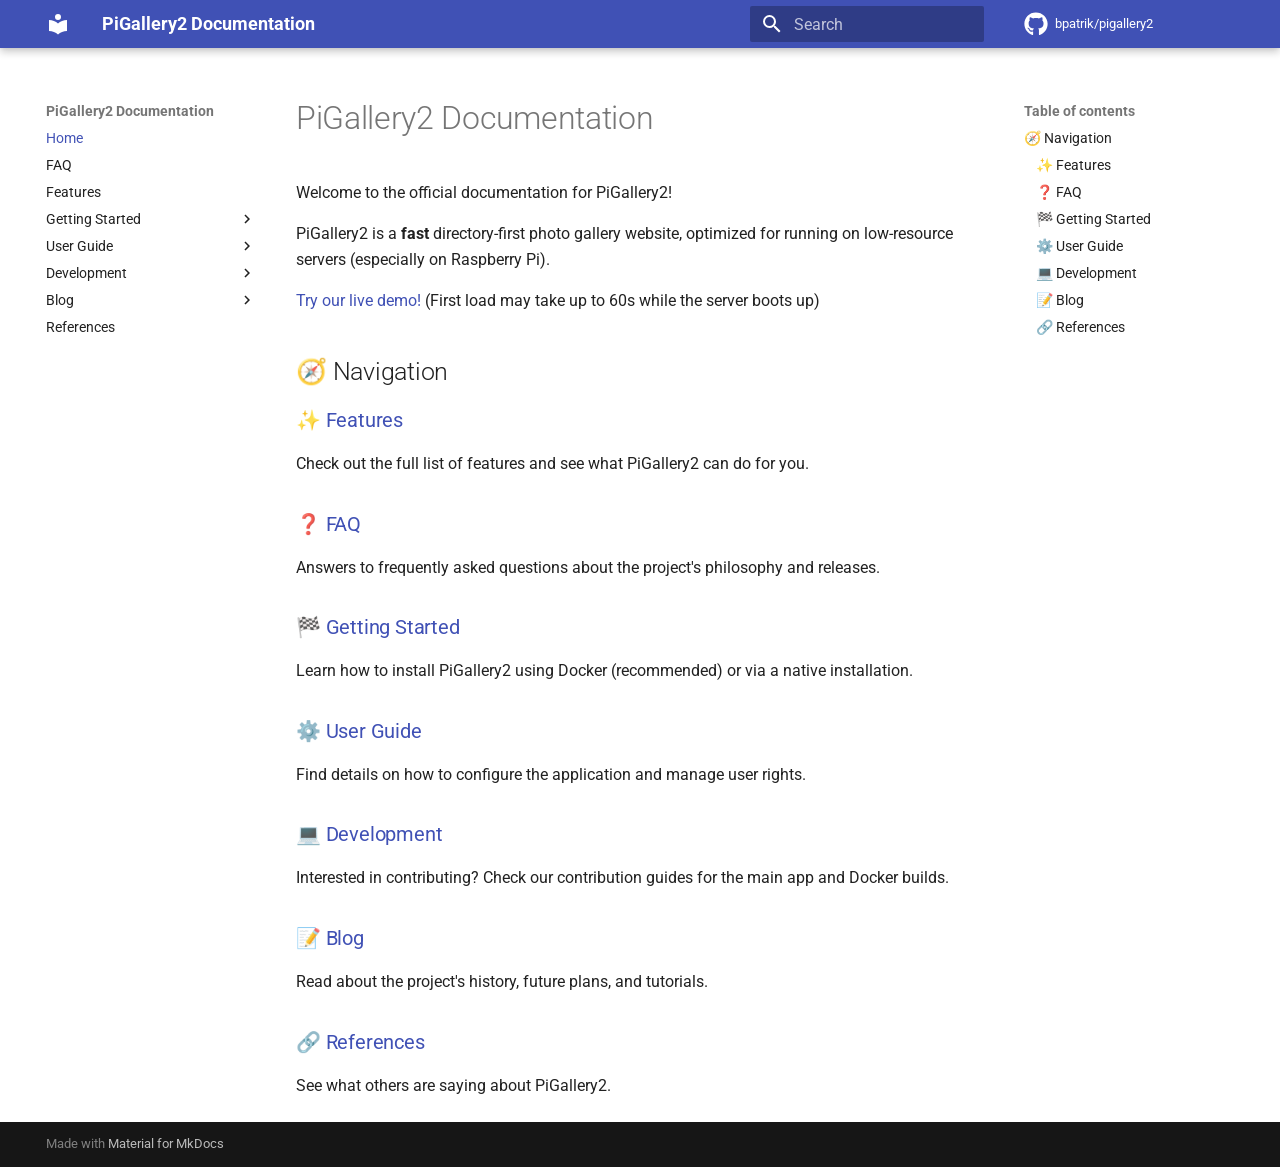
<file: index.html>
<!DOCTYPE html><html lang="en" class="no-js"><head>
    
      <meta charset="utf-8">
      <meta name="viewport" content="width=device-width,initial-scale=1">
      
      
      
        <link rel="canonical" href="https://bpatrik.github.io/pigallery2/">
      
      
      
        <link rel="next" href="faq/">
      
      
        
      
      
      <link rel="icon" href="assets/images/favicon.png">
      <meta name="generator" content="mkdocs-1.6.1, mkdocs-material-9.7.7">
    
    
      
        <title>PiGallery2 Documentation</title>
      
    
    
      <link rel="stylesheet" href="assets/stylesheets/main.ec1eaa64.min.css">
      
        
        <link rel="stylesheet" href="assets/stylesheets/palette.ab4e12ef.min.css">
      
      


    
    
      
    
    
      
        
        
        <link rel="preconnect" href="https://fonts.gstatic.com" crossorigin="">
        <link rel="stylesheet" href="https://fonts.googleapis.com/css?family=Roboto:300,300i,400,400i,700,700i%7CRoboto+Mono:400,400i,700,700i&amp;display=fallback">
        <style>:root{--md-text-font:"Roboto";--md-code-font:"Roboto Mono"}</style>
      
    
    
    <script>__md_scope=new URL(".",location),__md_hash=e=>[...e].reduce(((e,_)=>(e<<5)-e+_.charCodeAt(0)),0),__md_get=(e,_=localStorage,t=__md_scope)=>JSON.parse(_.getItem(t.pathname+"."+e)),__md_set=(e,_,t=localStorage,a=__md_scope)=>{try{t.setItem(a.pathname+"."+e,JSON.stringify(_))}catch(e){}}</script>
    
      

    
    
  <link href="assets/stylesheets/glightbox.min.css" rel="stylesheet"><script src="assets/javascripts/glightbox.min.js"></script><style id="glightbox-style">
            html.glightbox-open { overflow: initial; height: 100%; }
            .gslide-title { margin-top: 0px; user-select: text; }
            .gslide-desc { color: #666; user-select: text; }
            .gslide-image img { background: white; }
            .gscrollbar-fixer { padding-right: 15px; }
            .gdesc-inner { font-size: 0.75rem; }
            body[data-md-color-scheme="slate"] .gdesc-inner { background: var(--md-default-bg-color); }
            body[data-md-color-scheme="slate"] .gslide-title { color: var(--md-default-fg-color); }
            body[data-md-color-scheme="slate"] .gslide-desc { color: var(--md-default-fg-color); }
        </style></head>
  
  
    
    
    
    
    
    <body dir="ltr" data-md-color-scheme="default" data-md-color-primary="indigo" data-md-color-accent="indigo">
  
    
    <input class="md-toggle" data-md-toggle="drawer" type="checkbox" id="__drawer" autocomplete="off">
    <input class="md-toggle" data-md-toggle="search" type="checkbox" id="__search" autocomplete="off">
    <label class="md-overlay" for="__drawer"></label>
    <div data-md-component="skip">
      
        
        <a href="#pigallery2-documentation" class="md-skip">
          Skip to content
        </a>
      
    </div>
    <div data-md-component="announce">
      
    </div>
    
    
      

  

<header class="md-header md-header--shadow" data-md-component="header">
  <nav class="md-header__inner md-grid" aria-label="Header">
    <a href="." title="PiGallery2 Documentation" class="md-header__button md-logo" aria-label="PiGallery2 Documentation" data-md-component="logo">
      
  
  <svg xmlns="http://www.w3.org/2000/svg" viewBox="0 0 24 24"><path d="M12 8a3 3 0 0 0 3-3 3 3 0 0 0-3-3 3 3 0 0 0-3 3 3 3 0 0 0 3 3m0 3.54C9.64 9.35 6.5 8 3 8v11c3.5 0 6.64 1.35 9 3.54 2.36-2.19 5.5-3.54 9-3.54V8c-3.5 0-6.64 1.35-9 3.54"></path></svg>

    </a>
    <label class="md-header__button md-icon" for="__drawer">
      
      <svg xmlns="http://www.w3.org/2000/svg" viewBox="0 0 24 24"><path d="M3 6h18v2H3zm0 5h18v2H3zm0 5h18v2H3z"></path></svg>
    </label>
    <div class="md-header__title" data-md-component="header-title">
      <div class="md-header__ellipsis">
        <div class="md-header__topic">
          <span class="md-ellipsis">
            PiGallery2 Documentation
          </span>
        </div>
        <div class="md-header__topic" data-md-component="header-topic">
          <span class="md-ellipsis">
            
              Home
            
          </span>
        </div>
      </div>
    </div>
    
      
    
    
    
    
      
      
        <label class="md-header__button md-icon" for="__search">
          
          <svg xmlns="http://www.w3.org/2000/svg" viewBox="0 0 24 24"><path d="M9.5 3A6.5 6.5 0 0 1 16 9.5c0 1.61-.59 3.09-1.56 4.23l.27.27h.79l5 5-1.5 1.5-5-5v-.79l-.27-.27A6.52 6.52 0 0 1 9.5 16 6.5 6.5 0 0 1 3 9.5 6.5 6.5 0 0 1 9.5 3m0 2C7 5 5 7 5 9.5S7 14 9.5 14 14 12 14 9.5 12 5 9.5 5"></path></svg>
        </label>
        <div class="md-search" data-md-component="search" role="dialog">
  <label class="md-search__overlay" for="__search"></label>
  <div class="md-search__inner" role="search">
    <form class="md-search__form" name="search">
      <input type="text" class="md-search__input" name="query" aria-label="Search" placeholder="Search" autocapitalize="off" autocorrect="off" autocomplete="off" spellcheck="false" data-md-component="search-query" required="">
      <label class="md-search__icon md-icon" for="__search">
        
        <svg xmlns="http://www.w3.org/2000/svg" viewBox="0 0 24 24"><path d="M9.5 3A6.5 6.5 0 0 1 16 9.5c0 1.61-.59 3.09-1.56 4.23l.27.27h.79l5 5-1.5 1.5-5-5v-.79l-.27-.27A6.52 6.52 0 0 1 9.5 16 6.5 6.5 0 0 1 3 9.5 6.5 6.5 0 0 1 9.5 3m0 2C7 5 5 7 5 9.5S7 14 9.5 14 14 12 14 9.5 12 5 9.5 5"></path></svg>
        
        <svg xmlns="http://www.w3.org/2000/svg" viewBox="0 0 24 24"><path d="M20 11v2H8l5.5 5.5-1.42 1.42L4.16 12l7.92-7.92L13.5 5.5 8 11z"></path></svg>
      </label>
      <nav class="md-search__options" aria-label="Search">
        
        <button type="reset" class="md-search__icon md-icon" title="Clear" aria-label="Clear" tabindex="-1">
          
          <svg xmlns="http://www.w3.org/2000/svg" viewBox="0 0 24 24"><path d="M19 6.41 17.59 5 12 10.59 6.41 5 5 6.41 10.59 12 5 17.59 6.41 19 12 13.41 17.59 19 19 17.59 13.41 12z"></path></svg>
        </button>
      </nav>
      
    </form>
    <div class="md-search__output">
      <div class="md-search__scrollwrap" tabindex="0" data-md-scrollfix="">
        <div class="md-search-result" data-md-component="search-result">
          <div class="md-search-result__meta">
            Initializing search
          </div>
          <ol class="md-search-result__list" role="presentation"></ol>
        </div>
      </div>
    </div>
  </div>
</div>
      
    
    
      <div class="md-header__source">
        <a href="https://github.com/bpatrik/pigallery2" title="Go to repository" class="md-source" data-md-component="source">
  <div class="md-source__icon md-icon">
    
    <svg xmlns="http://www.w3.org/2000/svg" viewBox="0 0 512 512"><!--! Font Awesome Free 7.1.0 by @fontawesome - https://fontawesome.com License - https://fontawesome.com/license/free (Icons: CC BY 4.0, Fonts: SIL OFL 1.1, Code: MIT License) Copyright 2025 Fonticons, Inc.--><path d="M173.9 397.4c0 2-2.3 3.6-5.2 3.6-3.3.3-5.6-1.3-5.6-3.6 0-2 2.3-3.6 5.2-3.6 3-.3 5.6 1.3 5.6 3.6m-31.1-4.5c-.7 2 1.3 4.3 4.3 4.9 2.6 1 5.6 0 6.2-2s-1.3-4.3-4.3-5.2c-2.6-.7-5.5.3-6.2 2.3m44.2-1.7c-2.9.7-4.9 2.6-4.6 4.9.3 2 2.9 3.3 5.9 2.6 2.9-.7 4.9-2.6 4.6-4.6-.3-1.9-3-3.2-5.9-2.9M252.8 8C114.1 8 8 113.3 8 252c0 110.9 69.8 205.8 169.5 239.2 12.8 2.3 17.3-5.6 17.3-12.1 0-6.2-.3-40.4-.3-61.4 0 0-70 15-84.7-29.8 0 0-11.4-29.1-27.8-36.6 0 0-22.9-15.7 1.6-15.4 0 0 24.9 2 38.6 25.8 21.9 38.6 58.6 27.5 72.9 20.9 2.3-16 8.8-27.1 16-33.7-55.9-6.2-112.3-14.3-112.3-110.5 0-27.5 7.6-41.3 23.6-58.9-2.6-6.5-11.1-33.3 2.6-67.9 20.9-6.5 69 27 69 27 20-5.6 41.5-8.5 62.8-8.5s42.8 2.9 62.8 8.5c0 0 48.1-33.6 69-27 13.7 34.7 5.2 61.4 2.6 67.9 16 17.7 25.8 31.5 25.8 58.9 0 96.5-58.9 104.2-114.8 110.5 9.2 7.9 17 22.9 17 46.4 0 33.7-.3 75.4-.3 83.6 0 6.5 4.6 14.4 17.3 12.1C436.2 457.8 504 362.9 504 252 504 113.3 391.5 8 252.8 8M105.2 352.9c-1.3 1-1 3.3.7 5.2 1.6 1.6 3.9 2.3 5.2 1 1.3-1 1-3.3-.7-5.2-1.6-1.6-3.9-2.3-5.2-1m-10.8-8.1c-.7 1.3.3 2.9 2.3 3.9 1.6 1 3.6.7 4.3-.7.7-1.3-.3-2.9-2.3-3.9-2-.6-3.6-.3-4.3.7m32.4 35.6c-1.6 1.3-1 4.3 1.3 6.2 2.3 2.3 5.2 2.6 6.5 1 1.3-1.3.7-4.3-1.3-6.2-2.2-2.3-5.2-2.6-6.5-1m-11.4-14.7c-1.6 1-1.6 3.6 0 5.9s4.3 3.3 5.6 2.3c1.6-1.3 1.6-3.9 0-6.2-1.4-2.3-4-3.3-5.6-2"></path></svg>
  </div>
  <div class="md-source__repository">
    bpatrik/pigallery2
  </div>
</a>
      </div>
    
  </nav>
  
</header>
    
    <div class="md-container" data-md-component="container">
      
      
        
          
        
      
      <main class="md-main" data-md-component="main">
        <div class="md-main__inner md-grid">
          
            
              
              <div class="md-sidebar md-sidebar--primary" data-md-component="sidebar" data-md-type="navigation">
                <div class="md-sidebar__scrollwrap">
                  <div class="md-sidebar__inner">
                    



<nav class="md-nav md-nav--primary" aria-label="Navigation" data-md-level="0">
  <label class="md-nav__title" for="__drawer">
    <a href="." title="PiGallery2 Documentation" class="md-nav__button md-logo" aria-label="PiGallery2 Documentation" data-md-component="logo">
      
  
  <svg xmlns="http://www.w3.org/2000/svg" viewBox="0 0 24 24"><path d="M12 8a3 3 0 0 0 3-3 3 3 0 0 0-3-3 3 3 0 0 0-3 3 3 3 0 0 0 3 3m0 3.54C9.64 9.35 6.5 8 3 8v11c3.5 0 6.64 1.35 9 3.54 2.36-2.19 5.5-3.54 9-3.54V8c-3.5 0-6.64 1.35-9 3.54"></path></svg>

    </a>
    PiGallery2 Documentation
  </label>
  
    <div class="md-nav__source">
      <a href="https://github.com/bpatrik/pigallery2" title="Go to repository" class="md-source" data-md-component="source">
  <div class="md-source__icon md-icon">
    
    <svg xmlns="http://www.w3.org/2000/svg" viewBox="0 0 512 512"><!--! Font Awesome Free 7.1.0 by @fontawesome - https://fontawesome.com License - https://fontawesome.com/license/free (Icons: CC BY 4.0, Fonts: SIL OFL 1.1, Code: MIT License) Copyright 2025 Fonticons, Inc.--><path d="M173.9 397.4c0 2-2.3 3.6-5.2 3.6-3.3.3-5.6-1.3-5.6-3.6 0-2 2.3-3.6 5.2-3.6 3-.3 5.6 1.3 5.6 3.6m-31.1-4.5c-.7 2 1.3 4.3 4.3 4.9 2.6 1 5.6 0 6.2-2s-1.3-4.3-4.3-5.2c-2.6-.7-5.5.3-6.2 2.3m44.2-1.7c-2.9.7-4.9 2.6-4.6 4.9.3 2 2.9 3.3 5.9 2.6 2.9-.7 4.9-2.6 4.6-4.6-.3-1.9-3-3.2-5.9-2.9M252.8 8C114.1 8 8 113.3 8 252c0 110.9 69.8 205.8 169.5 239.2 12.8 2.3 17.3-5.6 17.3-12.1 0-6.2-.3-40.4-.3-61.4 0 0-70 15-84.7-29.8 0 0-11.4-29.1-27.8-36.6 0 0-22.9-15.7 1.6-15.4 0 0 24.9 2 38.6 25.8 21.9 38.6 58.6 27.5 72.9 20.9 2.3-16 8.8-27.1 16-33.7-55.9-6.2-112.3-14.3-112.3-110.5 0-27.5 7.6-41.3 23.6-58.9-2.6-6.5-11.1-33.3 2.6-67.9 20.9-6.5 69 27 69 27 20-5.6 41.5-8.5 62.8-8.5s42.8 2.9 62.8 8.5c0 0 48.1-33.6 69-27 13.7 34.7 5.2 61.4 2.6 67.9 16 17.7 25.8 31.5 25.8 58.9 0 96.5-58.9 104.2-114.8 110.5 9.2 7.9 17 22.9 17 46.4 0 33.7-.3 75.4-.3 83.6 0 6.5 4.6 14.4 17.3 12.1C436.2 457.8 504 362.9 504 252 504 113.3 391.5 8 252.8 8M105.2 352.9c-1.3 1-1 3.3.7 5.2 1.6 1.6 3.9 2.3 5.2 1 1.3-1 1-3.3-.7-5.2-1.6-1.6-3.9-2.3-5.2-1m-10.8-8.1c-.7 1.3.3 2.9 2.3 3.9 1.6 1 3.6.7 4.3-.7.7-1.3-.3-2.9-2.3-3.9-2-.6-3.6-.3-4.3.7m32.4 35.6c-1.6 1.3-1 4.3 1.3 6.2 2.3 2.3 5.2 2.6 6.5 1 1.3-1.3.7-4.3-1.3-6.2-2.2-2.3-5.2-2.6-6.5-1m-11.4-14.7c-1.6 1-1.6 3.6 0 5.9s4.3 3.3 5.6 2.3c1.6-1.3 1.6-3.9 0-6.2-1.4-2.3-4-3.3-5.6-2"></path></svg>
  </div>
  <div class="md-source__repository">
    bpatrik/pigallery2
  </div>
</a>
    </div>
  
  <ul class="md-nav__list" data-md-scrollfix="">
    
      
      
  
  
    
  
  
  
    <li class="md-nav__item md-nav__item--active">
      
      <input class="md-nav__toggle md-toggle" type="checkbox" id="__toc">
      
      
        
      
      
        <label class="md-nav__link md-nav__link--active" for="__toc">
          
  
  
  <span class="md-ellipsis">
    
  
    Home
  

    
  </span>
  
  

          <span class="md-nav__icon md-icon"></span>
        </label>
      
      <a href="." class="md-nav__link md-nav__link--active">
        
  
  
  <span class="md-ellipsis">
    
  
    Home
  

    
  </span>
  
  

      </a>
      
        

<nav class="md-nav md-nav--secondary" aria-label="Table of contents">
  
  
  
    
  
  
    <label class="md-nav__title" for="__toc">
      <span class="md-nav__icon md-icon"></span>
      Table of contents
    </label>
    <ul class="md-nav__list" data-md-component="toc" data-md-scrollfix="">
      
        <li class="md-nav__item">
  <a href="#navigation" class="md-nav__link">
    <span class="md-ellipsis">
      
        🧭 Navigation
      
    </span>
  </a>
  
    <nav class="md-nav" aria-label="🧭 Navigation">
      <ul class="md-nav__list">
        
          <li class="md-nav__item">
  <a href="#features" class="md-nav__link">
    <span class="md-ellipsis">
      
        ✨ Features
      
    </span>
  </a>
  
</li>
        
          <li class="md-nav__item">
  <a href="#faq" class="md-nav__link">
    <span class="md-ellipsis">
      
        ❓ FAQ
      
    </span>
  </a>
  
</li>
        
          <li class="md-nav__item">
  <a href="#getting-started" class="md-nav__link">
    <span class="md-ellipsis">
      
        🏁 Getting Started
      
    </span>
  </a>
  
</li>
        
          <li class="md-nav__item">
  <a href="#user-guide" class="md-nav__link">
    <span class="md-ellipsis">
      
        ⚙️ User Guide
      
    </span>
  </a>
  
</li>
        
          <li class="md-nav__item">
  <a href="#development" class="md-nav__link">
    <span class="md-ellipsis">
      
        💻 Development
      
    </span>
  </a>
  
</li>
        
          <li class="md-nav__item">
  <a href="#blog" class="md-nav__link">
    <span class="md-ellipsis">
      
        📝 Blog
      
    </span>
  </a>
  
</li>
        
          <li class="md-nav__item">
  <a href="#references" class="md-nav__link">
    <span class="md-ellipsis">
      
        🔗 References
      
    </span>
  </a>
  
</li>
        
      </ul>
    </nav>
  
</li>
      
    </ul>
  
</nav>
      
    </li>
  

    
      
      
  
  
  
  
    <li class="md-nav__item">
      <a href="faq/" class="md-nav__link">
        
  
  
  <span class="md-ellipsis">
    
  
    FAQ
  

    
  </span>
  
  

      </a>
    </li>
  

    
      
      
  
  
  
  
    <li class="md-nav__item">
      <a href="features/" class="md-nav__link">
        
  
  
  <span class="md-ellipsis">
    
  
    Features
  

    
  </span>
  
  

      </a>
    </li>
  

    
      
      
  
  
  
  
    
    
    
    
    
    <li class="md-nav__item md-nav__item--nested">
      
        
        
        <input class="md-nav__toggle md-toggle " type="checkbox" id="__nav_4">
        
          
          <label class="md-nav__link" for="__nav_4" id="__nav_4_label" tabindex="0">
            
  
  
  <span class="md-ellipsis">
    
  
    Getting Started
  

    
  </span>
  
  

            <span class="md-nav__icon md-icon"></span>
          </label>
        
        <nav class="md-nav" data-md-level="1" aria-labelledby="__nav_4_label" aria-expanded="false">
          <label class="md-nav__title" for="__nav_4">
            <span class="md-nav__icon md-icon"></span>
            
  
    Getting Started
  

          </label>
          <ul class="md-nav__list" data-md-scrollfix="">
            
              
                
  
  
  
  
    <li class="md-nav__item">
      <a href="setup/docker/" class="md-nav__link">
        
  
  
  <span class="md-ellipsis">
    
  
    Docker (Recommended)
  

    
  </span>
  
  

      </a>
    </li>
  

              
            
              
                
  
  
  
  
    
    
    
    
    
    <li class="md-nav__item md-nav__item--nested">
      
        
        
        <input class="md-nav__toggle md-toggle " type="checkbox" id="__nav_4_2">
        
          
          <label class="md-nav__link" for="__nav_4_2" id="__nav_4_2_label" tabindex="0">
            
  
  
  <span class="md-ellipsis">
    
  
    Advanced
  

    
  </span>
  
  

            <span class="md-nav__icon md-icon"></span>
          </label>
        
        <nav class="md-nav" data-md-level="2" aria-labelledby="__nav_4_2_label" aria-expanded="false">
          <label class="md-nav__title" for="__nav_4_2">
            <span class="md-nav__icon md-icon"></span>
            
  
    Advanced
  

          </label>
          <ul class="md-nav__list" data-md-scrollfix="">
            
              
                
  
  
  
  
    <li class="md-nav__item">
      <a href="setup/advanced/advanced-docker-npm-portainer/" class="md-nav__link">
        
  
  
  <span class="md-ellipsis">
    
  
    Portainer &amp; NPM
  

    
  </span>
  
  

      </a>
    </li>
  

              
            
              
                
  
  
  
  
    <li class="md-nav__item">
      <a href="setup/advanced/authentik/" class="md-nav__link">
        
  
  
  <span class="md-ellipsis">
    
  
    ORCID with Authentik SSO (Optional)
  

    
  </span>
  
  

      </a>
    </li>
  

              
            
          </ul>
        </nav>
      
    </li>
  

              
            
              
                
  
  
  
  
    <li class="md-nav__item">
      <a href="setup/direct-install/" class="md-nav__link">
        
  
  
  <span class="md-ellipsis">
    
  
    Direct Install (Unsupported)
  

    
  </span>
  
  

      </a>
    </li>
  

              
            
          </ul>
        </nav>
      
    </li>
  

    
      
      
  
  
  
  
    
    
    
    
    
    <li class="md-nav__item md-nav__item--nested">
      
        
        
        <input class="md-nav__toggle md-toggle " type="checkbox" id="__nav_5">
        
          
          <label class="md-nav__link" for="__nav_5" id="__nav_5_label" tabindex="0">
            
  
  
  <span class="md-ellipsis">
    
  
    User Guide
  

    
  </span>
  
  

            <span class="md-nav__icon md-icon"></span>
          </label>
        
        <nav class="md-nav" data-md-level="1" aria-labelledby="__nav_5_label" aria-expanded="false">
          <label class="md-nav__title" for="__nav_5">
            <span class="md-nav__icon md-icon"></span>
            
  
    User Guide
  

          </label>
          <ul class="md-nav__list" data-md-scrollfix="">
            
              
                
  
  
  
  
    <li class="md-nav__item">
      <a href="user-guide/configuration/" class="md-nav__link">
        
  
  
  <span class="md-ellipsis">
    
  
    Configuration
  

    
  </span>
  
  

      </a>
    </li>
  

              
            
              
                
  
  
  
  
    <li class="md-nav__item">
      <a href="user-guide/user-rights/" class="md-nav__link">
        
  
  
  <span class="md-ellipsis">
    
  
    User Rights
  

    
  </span>
  
  

      </a>
    </li>
  

              
            
          </ul>
        </nav>
      
    </li>
  

    
      
      
  
  
  
  
    
    
    
    
    
    <li class="md-nav__item md-nav__item--nested">
      
        
        
        <input class="md-nav__toggle md-toggle " type="checkbox" id="__nav_6">
        
          
          <label class="md-nav__link" for="__nav_6" id="__nav_6_label" tabindex="0">
            
  
  
  <span class="md-ellipsis">
    
  
    Development
  

    
  </span>
  
  

            <span class="md-nav__icon md-icon"></span>
          </label>
        
        <nav class="md-nav" data-md-level="1" aria-labelledby="__nav_6_label" aria-expanded="false">
          <label class="md-nav__title" for="__nav_6">
            <span class="md-nav__icon md-icon"></span>
            
  
    Development
  

          </label>
          <ul class="md-nav__list" data-md-scrollfix="">
            
              
                
  
  
  
  
    <li class="md-nav__item">
      <a href="development/contributing/" class="md-nav__link">
        
  
  
  <span class="md-ellipsis">
    
  
    Contributing
  

    
  </span>
  
  

      </a>
    </li>
  

              
            
              
                
  
  
  
  
    <li class="md-nav__item">
      <a href="development/docker-contributing/" class="md-nav__link">
        
  
  
  <span class="md-ellipsis">
    
  
    Docker Development
  

    
  </span>
  
  

      </a>
    </li>
  

              
            
              
                
  
  
  
  
    <li class="md-nav__item">
      <a href="development/extensions/" class="md-nav__link">
        
  
  
  <span class="md-ellipsis">
    
  
    Extensions
  

    
  </span>
  
  

      </a>
    </li>
  

              
            
          </ul>
        </nav>
      
    </li>
  

    
      
      
  
  
  
  
    
    
    
    
    
    <li class="md-nav__item md-nav__item--nested">
      
        
        
        <input class="md-nav__toggle md-toggle " type="checkbox" id="__nav_7">
        
          
          <label class="md-nav__link" for="__nav_7" id="__nav_7_label" tabindex="0">
            
  
  
  <span class="md-ellipsis">
    
  
    Blog
  

    
  </span>
  
  

            <span class="md-nav__icon md-icon"></span>
          </label>
        
        <nav class="md-nav" data-md-level="1" aria-labelledby="__nav_7_label" aria-expanded="false">
          <label class="md-nav__title" for="__nav_7">
            <span class="md-nav__icon md-icon"></span>
            
  
    Blog
  

          </label>
          <ul class="md-nav__list" data-md-scrollfix="">
            
              
                
  
  
  
  
    <li class="md-nav__item">
      <a href="blog/How%20do%20I%20use%20PiGallery2%202021/" class="md-nav__link">
        
  
  
  <span class="md-ellipsis">
    
  
    How do I use PiGallery2 (2021)
  

    
  </span>
  
  

      </a>
    </li>
  

              
            
              
                
  
  
  
  
    <li class="md-nav__item">
      <a href="blog/The%20future%20of%20pigallery2%20v2.0.0%20and%20beyond%202023/" class="md-nav__link">
        
  
  
  <span class="md-ellipsis">
    
  
    The future of PiGallery2 (2023)
  

    
  </span>
  
  

      </a>
    </li>
  

              
            
              
                
  
  
  
  
    <li class="md-nav__item">
      <a href="blog/%5BTutorial%5D%20Pigallery2%20From%20Zero%20To%20Hero%202025/" class="md-nav__link">
        
  
  
  <span class="md-ellipsis">
    
  
    From Zero To Hero (2025)
  

    
  </span>
  
  

      </a>
    </li>
  

              
            
          </ul>
        </nav>
      
    </li>
  

    
      
      
  
  
  
  
    <li class="md-nav__item">
      <a href="references/" class="md-nav__link">
        
  
  
  <span class="md-ellipsis">
    
  
    References
  

    
  </span>
  
  

      </a>
    </li>
  

    
  </ul>
</nav>
                  </div>
                </div>
              </div>
            
            
              
              <div class="md-sidebar md-sidebar--secondary" data-md-component="sidebar" data-md-type="toc">
                <div class="md-sidebar__scrollwrap">
                  <div class="md-sidebar__inner">
                    

<nav class="md-nav md-nav--secondary" aria-label="Table of contents">
  
  
  
    
  
  
    <label class="md-nav__title" for="__toc">
      <span class="md-nav__icon md-icon"></span>
      Table of contents
    </label>
    <ul class="md-nav__list" data-md-component="toc" data-md-scrollfix="">
      
        <li class="md-nav__item">
  <a href="#navigation" class="md-nav__link">
    <span class="md-ellipsis">
      
        🧭 Navigation
      
    </span>
  </a>
  
    <nav class="md-nav" aria-label="🧭 Navigation">
      <ul class="md-nav__list">
        
          <li class="md-nav__item">
  <a href="#features" class="md-nav__link">
    <span class="md-ellipsis">
      
        ✨ Features
      
    </span>
  </a>
  
</li>
        
          <li class="md-nav__item">
  <a href="#faq" class="md-nav__link">
    <span class="md-ellipsis">
      
        ❓ FAQ
      
    </span>
  </a>
  
</li>
        
          <li class="md-nav__item">
  <a href="#getting-started" class="md-nav__link">
    <span class="md-ellipsis">
      
        🏁 Getting Started
      
    </span>
  </a>
  
</li>
        
          <li class="md-nav__item">
  <a href="#user-guide" class="md-nav__link">
    <span class="md-ellipsis">
      
        ⚙️ User Guide
      
    </span>
  </a>
  
</li>
        
          <li class="md-nav__item">
  <a href="#development" class="md-nav__link">
    <span class="md-ellipsis">
      
        💻 Development
      
    </span>
  </a>
  
</li>
        
          <li class="md-nav__item">
  <a href="#blog" class="md-nav__link">
    <span class="md-ellipsis">
      
        📝 Blog
      
    </span>
  </a>
  
</li>
        
          <li class="md-nav__item">
  <a href="#references" class="md-nav__link">
    <span class="md-ellipsis">
      
        🔗 References
      
    </span>
  </a>
  
</li>
        
      </ul>
    </nav>
  
</li>
      
    </ul>
  
</nav>
                  </div>
                </div>
              </div>
            
          
          
            <div class="md-content" data-md-component="content">
              
              <article class="md-content__inner md-typeset">
                
                  


  
  


<h1 id="pigallery2-documentation">PiGallery2 Documentation</h1>
<p>Welcome to the official documentation for PiGallery2!</p>
<p>PiGallery2 is a <strong>fast</strong> directory-first photo gallery website, optimized for running on low-resource servers (especially on Raspberry Pi).</p>
<p><a href="https://pigallery2.onrender.com/">Try our live demo!</a> (First load may take up to 60s while the server boots up)
</p>
<h2 id="navigation">🧭 Navigation</h2>
<h3 id="features">✨ <a href="features/">Features</a></h3>
<p>Check out the full list of features and see what PiGallery2 can do for you.</p>
<h3 id="faq">❓ <a href="faq/">FAQ</a></h3>
<p>Answers to frequently asked questions about the project's philosophy and releases.</p>
<h3 id="getting-started">🏁 <a href="setup/docker/">Getting Started</a></h3>
<p>Learn how to install PiGallery2 using Docker (recommended) or via a native installation.</p>
<h3 id="user-guide">⚙️ <a href="user-guide/configuration/">User Guide</a></h3>
<p>Find details on how to configure the application and manage user rights.</p>
<h3 id="development">💻 <a href="development/contributing/">Development</a></h3>
<p>Interested in contributing? Check our contribution guides for the main app and Docker builds.</p>
<h3 id="blog">📝 <a href="blog/How%20do%20I%20use%20PiGallery2%202021/">Blog</a></h3>
<p>Read about the project's history, future plans, and tutorials.</p>
<h3 id="references">🔗 <a href="references/">References</a></h3>
<p>See what others are saying about PiGallery2.</p>












                
              </article>
            </div>
          
          
<script>var target=document.getElementById(location.hash.slice(1));target&&target.name&&(target.checked=target.name.startsWith("__tabbed_"))</script>
        </div>
        
      </main>
      
        <footer class="md-footer">
  
  <div class="md-footer-meta md-typeset">
    <div class="md-footer-meta__inner md-grid">
      <div class="md-copyright">
  
  
    Made with
    <a href="https://squidfunk.github.io/mkdocs-material/" target="_blank" rel="noopener">
      Material for MkDocs
    </a>
  
</div>
      
    </div>
  </div>
</footer>
      
    </div>
    <div class="md-dialog" data-md-component="dialog">
      <div class="md-dialog__inner md-typeset"></div>
    </div>
    
    
    
      
      
      <script id="__config" type="application/json">{"annotate": null, "base": ".", "features": [], "search": "assets/javascripts/workers/search.2c215733.min.js", "tags": null, "translations": {"clipboard.copied": "Copied to clipboard", "clipboard.copy": "Copy to clipboard", "search.result.more.one": "1 more on this page", "search.result.more.other": "# more on this page", "search.result.none": "No matching documents", "search.result.one": "1 matching document", "search.result.other": "# matching documents", "search.result.placeholder": "Type to start searching", "search.result.term.missing": "Missing", "select.version": "Select version"}, "version": null}</script>
    
    
      <script src="assets/javascripts/bundle.d7400e89.min.js"></script>
      
    
  
<script id="init-glightbox">const lightbox = GLightbox({"touchNavigation": true, "loop": false, "zoomable": true, "draggable": true, "openEffect": "zoom", "closeEffect": "zoom", "slideEffect": "slide"});
document$.subscribe(()=>{ lightbox.reload(); });
</script></body></html>
</file>
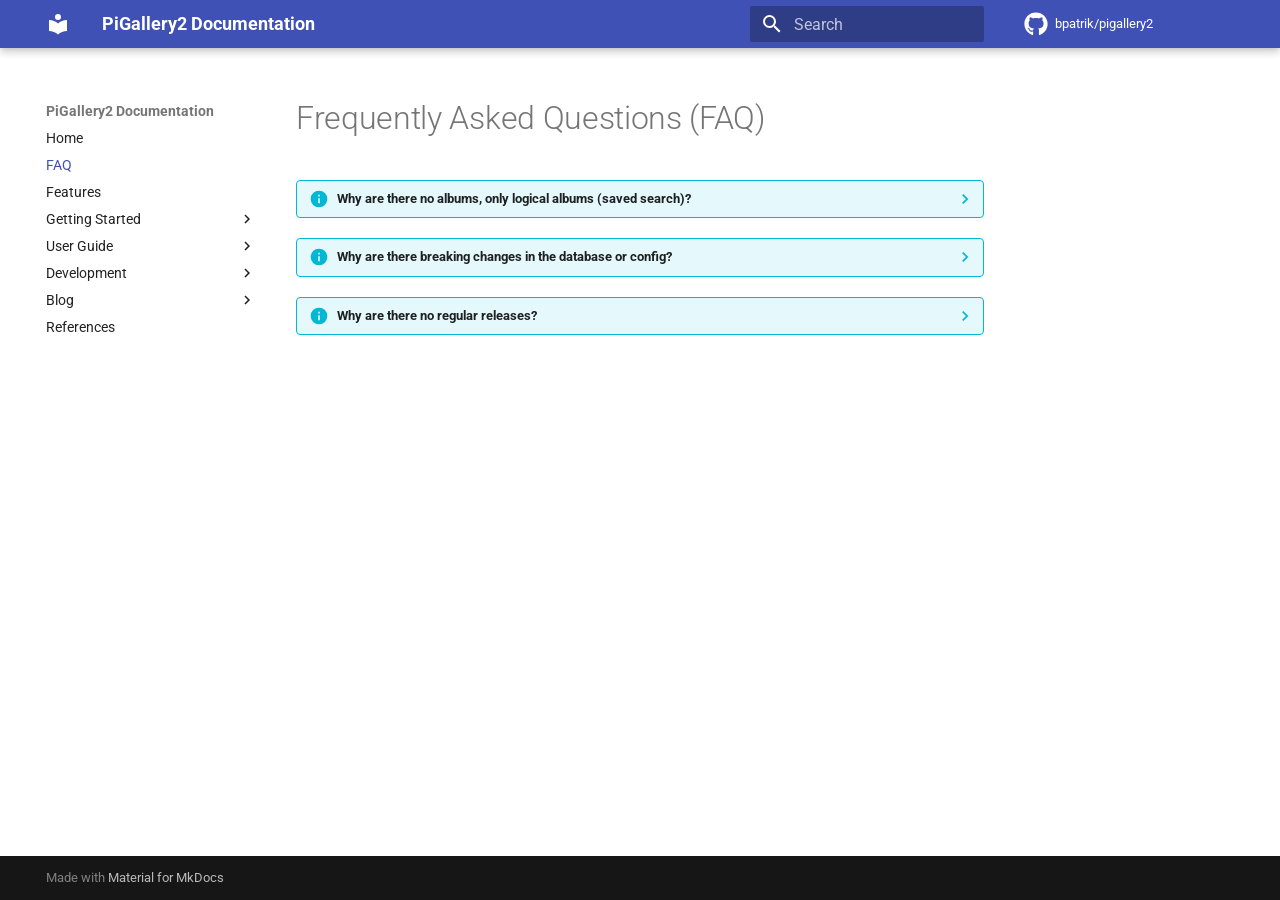
<file: faq/index.html>
<!DOCTYPE html><html lang="en" class="no-js"><head>
    
      <meta charset="utf-8">
      <meta name="viewport" content="width=device-width,initial-scale=1">
      
      
      
        <link rel="canonical" href="https://bpatrik.github.io/pigallery2/faq/">
      
      
        <link rel="prev" href="..">
      
      
        <link rel="next" href="../features/">
      
      
        
      
      
      <link rel="icon" href="../assets/images/favicon.png">
      <meta name="generator" content="mkdocs-1.6.1, mkdocs-material-9.7.7">
    
    
      
        <title>FAQ - PiGallery2 Documentation</title>
      
    
    
      <link rel="stylesheet" href="../assets/stylesheets/main.ec1eaa64.min.css">
      
        
        <link rel="stylesheet" href="../assets/stylesheets/palette.ab4e12ef.min.css">
      
      


    
    
      
    
    
      
        
        
        <link rel="preconnect" href="https://fonts.gstatic.com" crossorigin="">
        <link rel="stylesheet" href="https://fonts.googleapis.com/css?family=Roboto:300,300i,400,400i,700,700i%7CRoboto+Mono:400,400i,700,700i&amp;display=fallback">
        <style>:root{--md-text-font:"Roboto";--md-code-font:"Roboto Mono"}</style>
      
    
    
    <script>__md_scope=new URL("..",location),__md_hash=e=>[...e].reduce(((e,_)=>(e<<5)-e+_.charCodeAt(0)),0),__md_get=(e,_=localStorage,t=__md_scope)=>JSON.parse(_.getItem(t.pathname+"."+e)),__md_set=(e,_,t=localStorage,a=__md_scope)=>{try{t.setItem(a.pathname+"."+e,JSON.stringify(_))}catch(e){}}</script>
    
      

    
    
  <link href="../assets/stylesheets/glightbox.min.css" rel="stylesheet"><script src="../assets/javascripts/glightbox.min.js"></script><style id="glightbox-style">
            html.glightbox-open { overflow: initial; height: 100%; }
            .gslide-title { margin-top: 0px; user-select: text; }
            .gslide-desc { color: #666; user-select: text; }
            .gslide-image img { background: white; }
            .gscrollbar-fixer { padding-right: 15px; }
            .gdesc-inner { font-size: 0.75rem; }
            body[data-md-color-scheme="slate"] .gdesc-inner { background: var(--md-default-bg-color); }
            body[data-md-color-scheme="slate"] .gslide-title { color: var(--md-default-fg-color); }
            body[data-md-color-scheme="slate"] .gslide-desc { color: var(--md-default-fg-color); }
        </style></head>
  
  
    
    
    
    
    
    <body dir="ltr" data-md-color-scheme="default" data-md-color-primary="indigo" data-md-color-accent="indigo">
  
    
    <input class="md-toggle" data-md-toggle="drawer" type="checkbox" id="__drawer" autocomplete="off">
    <input class="md-toggle" data-md-toggle="search" type="checkbox" id="__search" autocomplete="off">
    <label class="md-overlay" for="__drawer"></label>
    <div data-md-component="skip">
      
        
        <a href="#frequently-asked-questions-faq" class="md-skip">
          Skip to content
        </a>
      
    </div>
    <div data-md-component="announce">
      
    </div>
    
    
      

  

<header class="md-header md-header--shadow" data-md-component="header">
  <nav class="md-header__inner md-grid" aria-label="Header">
    <a href=".." title="PiGallery2 Documentation" class="md-header__button md-logo" aria-label="PiGallery2 Documentation" data-md-component="logo">
      
  
  <svg xmlns="http://www.w3.org/2000/svg" viewBox="0 0 24 24"><path d="M12 8a3 3 0 0 0 3-3 3 3 0 0 0-3-3 3 3 0 0 0-3 3 3 3 0 0 0 3 3m0 3.54C9.64 9.35 6.5 8 3 8v11c3.5 0 6.64 1.35 9 3.54 2.36-2.19 5.5-3.54 9-3.54V8c-3.5 0-6.64 1.35-9 3.54"></path></svg>

    </a>
    <label class="md-header__button md-icon" for="__drawer">
      
      <svg xmlns="http://www.w3.org/2000/svg" viewBox="0 0 24 24"><path d="M3 6h18v2H3zm0 5h18v2H3zm0 5h18v2H3z"></path></svg>
    </label>
    <div class="md-header__title" data-md-component="header-title">
      <div class="md-header__ellipsis">
        <div class="md-header__topic">
          <span class="md-ellipsis">
            PiGallery2 Documentation
          </span>
        </div>
        <div class="md-header__topic" data-md-component="header-topic">
          <span class="md-ellipsis">
            
              FAQ
            
          </span>
        </div>
      </div>
    </div>
    
      
    
    
    
    
      
      
        <label class="md-header__button md-icon" for="__search">
          
          <svg xmlns="http://www.w3.org/2000/svg" viewBox="0 0 24 24"><path d="M9.5 3A6.5 6.5 0 0 1 16 9.5c0 1.61-.59 3.09-1.56 4.23l.27.27h.79l5 5-1.5 1.5-5-5v-.79l-.27-.27A6.52 6.52 0 0 1 9.5 16 6.5 6.5 0 0 1 3 9.5 6.5 6.5 0 0 1 9.5 3m0 2C7 5 5 7 5 9.5S7 14 9.5 14 14 12 14 9.5 12 5 9.5 5"></path></svg>
        </label>
        <div class="md-search" data-md-component="search" role="dialog">
  <label class="md-search__overlay" for="__search"></label>
  <div class="md-search__inner" role="search">
    <form class="md-search__form" name="search">
      <input type="text" class="md-search__input" name="query" aria-label="Search" placeholder="Search" autocapitalize="off" autocorrect="off" autocomplete="off" spellcheck="false" data-md-component="search-query" required="">
      <label class="md-search__icon md-icon" for="__search">
        
        <svg xmlns="http://www.w3.org/2000/svg" viewBox="0 0 24 24"><path d="M9.5 3A6.5 6.5 0 0 1 16 9.5c0 1.61-.59 3.09-1.56 4.23l.27.27h.79l5 5-1.5 1.5-5-5v-.79l-.27-.27A6.52 6.52 0 0 1 9.5 16 6.5 6.5 0 0 1 3 9.5 6.5 6.5 0 0 1 9.5 3m0 2C7 5 5 7 5 9.5S7 14 9.5 14 14 12 14 9.5 12 5 9.5 5"></path></svg>
        
        <svg xmlns="http://www.w3.org/2000/svg" viewBox="0 0 24 24"><path d="M20 11v2H8l5.5 5.5-1.42 1.42L4.16 12l7.92-7.92L13.5 5.5 8 11z"></path></svg>
      </label>
      <nav class="md-search__options" aria-label="Search">
        
        <button type="reset" class="md-search__icon md-icon" title="Clear" aria-label="Clear" tabindex="-1">
          
          <svg xmlns="http://www.w3.org/2000/svg" viewBox="0 0 24 24"><path d="M19 6.41 17.59 5 12 10.59 6.41 5 5 6.41 10.59 12 5 17.59 6.41 19 12 13.41 17.59 19 19 17.59 13.41 12z"></path></svg>
        </button>
      </nav>
      
    </form>
    <div class="md-search__output">
      <div class="md-search__scrollwrap" tabindex="0" data-md-scrollfix="">
        <div class="md-search-result" data-md-component="search-result">
          <div class="md-search-result__meta">
            Initializing search
          </div>
          <ol class="md-search-result__list" role="presentation"></ol>
        </div>
      </div>
    </div>
  </div>
</div>
      
    
    
      <div class="md-header__source">
        <a href="https://github.com/bpatrik/pigallery2" title="Go to repository" class="md-source" data-md-component="source">
  <div class="md-source__icon md-icon">
    
    <svg xmlns="http://www.w3.org/2000/svg" viewBox="0 0 512 512"><!--! Font Awesome Free 7.1.0 by @fontawesome - https://fontawesome.com License - https://fontawesome.com/license/free (Icons: CC BY 4.0, Fonts: SIL OFL 1.1, Code: MIT License) Copyright 2025 Fonticons, Inc.--><path d="M173.9 397.4c0 2-2.3 3.6-5.2 3.6-3.3.3-5.6-1.3-5.6-3.6 0-2 2.3-3.6 5.2-3.6 3-.3 5.6 1.3 5.6 3.6m-31.1-4.5c-.7 2 1.3 4.3 4.3 4.9 2.6 1 5.6 0 6.2-2s-1.3-4.3-4.3-5.2c-2.6-.7-5.5.3-6.2 2.3m44.2-1.7c-2.9.7-4.9 2.6-4.6 4.9.3 2 2.9 3.3 5.9 2.6 2.9-.7 4.9-2.6 4.6-4.6-.3-1.9-3-3.2-5.9-2.9M252.8 8C114.1 8 8 113.3 8 252c0 110.9 69.8 205.8 169.5 239.2 12.8 2.3 17.3-5.6 17.3-12.1 0-6.2-.3-40.4-.3-61.4 0 0-70 15-84.7-29.8 0 0-11.4-29.1-27.8-36.6 0 0-22.9-15.7 1.6-15.4 0 0 24.9 2 38.6 25.8 21.9 38.6 58.6 27.5 72.9 20.9 2.3-16 8.8-27.1 16-33.7-55.9-6.2-112.3-14.3-112.3-110.5 0-27.5 7.6-41.3 23.6-58.9-2.6-6.5-11.1-33.3 2.6-67.9 20.9-6.5 69 27 69 27 20-5.6 41.5-8.5 62.8-8.5s42.8 2.9 62.8 8.5c0 0 48.1-33.6 69-27 13.7 34.7 5.2 61.4 2.6 67.9 16 17.7 25.8 31.5 25.8 58.9 0 96.5-58.9 104.2-114.8 110.5 9.2 7.9 17 22.9 17 46.4 0 33.7-.3 75.4-.3 83.6 0 6.5 4.6 14.4 17.3 12.1C436.2 457.8 504 362.9 504 252 504 113.3 391.5 8 252.8 8M105.2 352.9c-1.3 1-1 3.3.7 5.2 1.6 1.6 3.9 2.3 5.2 1 1.3-1 1-3.3-.7-5.2-1.6-1.6-3.9-2.3-5.2-1m-10.8-8.1c-.7 1.3.3 2.9 2.3 3.9 1.6 1 3.6.7 4.3-.7.7-1.3-.3-2.9-2.3-3.9-2-.6-3.6-.3-4.3.7m32.4 35.6c-1.6 1.3-1 4.3 1.3 6.2 2.3 2.3 5.2 2.6 6.5 1 1.3-1.3.7-4.3-1.3-6.2-2.2-2.3-5.2-2.6-6.5-1m-11.4-14.7c-1.6 1-1.6 3.6 0 5.9s4.3 3.3 5.6 2.3c1.6-1.3 1.6-3.9 0-6.2-1.4-2.3-4-3.3-5.6-2"></path></svg>
  </div>
  <div class="md-source__repository">
    bpatrik/pigallery2
  </div>
</a>
      </div>
    
  </nav>
  
</header>
    
    <div class="md-container" data-md-component="container">
      
      
        
          
        
      
      <main class="md-main" data-md-component="main">
        <div class="md-main__inner md-grid">
          
            
              
              <div class="md-sidebar md-sidebar--primary" data-md-component="sidebar" data-md-type="navigation">
                <div class="md-sidebar__scrollwrap">
                  <div class="md-sidebar__inner">
                    



<nav class="md-nav md-nav--primary" aria-label="Navigation" data-md-level="0">
  <label class="md-nav__title" for="__drawer">
    <a href=".." title="PiGallery2 Documentation" class="md-nav__button md-logo" aria-label="PiGallery2 Documentation" data-md-component="logo">
      
  
  <svg xmlns="http://www.w3.org/2000/svg" viewBox="0 0 24 24"><path d="M12 8a3 3 0 0 0 3-3 3 3 0 0 0-3-3 3 3 0 0 0-3 3 3 3 0 0 0 3 3m0 3.54C9.64 9.35 6.5 8 3 8v11c3.5 0 6.64 1.35 9 3.54 2.36-2.19 5.5-3.54 9-3.54V8c-3.5 0-6.64 1.35-9 3.54"></path></svg>

    </a>
    PiGallery2 Documentation
  </label>
  
    <div class="md-nav__source">
      <a href="https://github.com/bpatrik/pigallery2" title="Go to repository" class="md-source" data-md-component="source">
  <div class="md-source__icon md-icon">
    
    <svg xmlns="http://www.w3.org/2000/svg" viewBox="0 0 512 512"><!--! Font Awesome Free 7.1.0 by @fontawesome - https://fontawesome.com License - https://fontawesome.com/license/free (Icons: CC BY 4.0, Fonts: SIL OFL 1.1, Code: MIT License) Copyright 2025 Fonticons, Inc.--><path d="M173.9 397.4c0 2-2.3 3.6-5.2 3.6-3.3.3-5.6-1.3-5.6-3.6 0-2 2.3-3.6 5.2-3.6 3-.3 5.6 1.3 5.6 3.6m-31.1-4.5c-.7 2 1.3 4.3 4.3 4.9 2.6 1 5.6 0 6.2-2s-1.3-4.3-4.3-5.2c-2.6-.7-5.5.3-6.2 2.3m44.2-1.7c-2.9.7-4.9 2.6-4.6 4.9.3 2 2.9 3.3 5.9 2.6 2.9-.7 4.9-2.6 4.6-4.6-.3-1.9-3-3.2-5.9-2.9M252.8 8C114.1 8 8 113.3 8 252c0 110.9 69.8 205.8 169.5 239.2 12.8 2.3 17.3-5.6 17.3-12.1 0-6.2-.3-40.4-.3-61.4 0 0-70 15-84.7-29.8 0 0-11.4-29.1-27.8-36.6 0 0-22.9-15.7 1.6-15.4 0 0 24.9 2 38.6 25.8 21.9 38.6 58.6 27.5 72.9 20.9 2.3-16 8.8-27.1 16-33.7-55.9-6.2-112.3-14.3-112.3-110.5 0-27.5 7.6-41.3 23.6-58.9-2.6-6.5-11.1-33.3 2.6-67.9 20.9-6.5 69 27 69 27 20-5.6 41.5-8.5 62.8-8.5s42.8 2.9 62.8 8.5c0 0 48.1-33.6 69-27 13.7 34.7 5.2 61.4 2.6 67.9 16 17.7 25.8 31.5 25.8 58.9 0 96.5-58.9 104.2-114.8 110.5 9.2 7.9 17 22.9 17 46.4 0 33.7-.3 75.4-.3 83.6 0 6.5 4.6 14.4 17.3 12.1C436.2 457.8 504 362.9 504 252 504 113.3 391.5 8 252.8 8M105.2 352.9c-1.3 1-1 3.3.7 5.2 1.6 1.6 3.9 2.3 5.2 1 1.3-1 1-3.3-.7-5.2-1.6-1.6-3.9-2.3-5.2-1m-10.8-8.1c-.7 1.3.3 2.9 2.3 3.9 1.6 1 3.6.7 4.3-.7.7-1.3-.3-2.9-2.3-3.9-2-.6-3.6-.3-4.3.7m32.4 35.6c-1.6 1.3-1 4.3 1.3 6.2 2.3 2.3 5.2 2.6 6.5 1 1.3-1.3.7-4.3-1.3-6.2-2.2-2.3-5.2-2.6-6.5-1m-11.4-14.7c-1.6 1-1.6 3.6 0 5.9s4.3 3.3 5.6 2.3c1.6-1.3 1.6-3.9 0-6.2-1.4-2.3-4-3.3-5.6-2"></path></svg>
  </div>
  <div class="md-source__repository">
    bpatrik/pigallery2
  </div>
</a>
    </div>
  
  <ul class="md-nav__list" data-md-scrollfix="">
    
      
      
  
  
  
  
    <li class="md-nav__item">
      <a href=".." class="md-nav__link">
        
  
  
  <span class="md-ellipsis">
    
  
    Home
  

    
  </span>
  
  

      </a>
    </li>
  

    
      
      
  
  
    
  
  
  
    <li class="md-nav__item md-nav__item--active">
      
      <input class="md-nav__toggle md-toggle" type="checkbox" id="__toc">
      
      
        
      
      
      <a href="./" class="md-nav__link md-nav__link--active">
        
  
  
  <span class="md-ellipsis">
    
  
    FAQ
  

    
  </span>
  
  

      </a>
      
    </li>
  

    
      
      
  
  
  
  
    <li class="md-nav__item">
      <a href="../features/" class="md-nav__link">
        
  
  
  <span class="md-ellipsis">
    
  
    Features
  

    
  </span>
  
  

      </a>
    </li>
  

    
      
      
  
  
  
  
    
    
    
    
    
    <li class="md-nav__item md-nav__item--nested">
      
        
        
        <input class="md-nav__toggle md-toggle " type="checkbox" id="__nav_4">
        
          
          <label class="md-nav__link" for="__nav_4" id="__nav_4_label" tabindex="0">
            
  
  
  <span class="md-ellipsis">
    
  
    Getting Started
  

    
  </span>
  
  

            <span class="md-nav__icon md-icon"></span>
          </label>
        
        <nav class="md-nav" data-md-level="1" aria-labelledby="__nav_4_label" aria-expanded="false">
          <label class="md-nav__title" for="__nav_4">
            <span class="md-nav__icon md-icon"></span>
            
  
    Getting Started
  

          </label>
          <ul class="md-nav__list" data-md-scrollfix="">
            
              
                
  
  
  
  
    <li class="md-nav__item">
      <a href="../setup/docker/" class="md-nav__link">
        
  
  
  <span class="md-ellipsis">
    
  
    Docker (Recommended)
  

    
  </span>
  
  

      </a>
    </li>
  

              
            
              
                
  
  
  
  
    
    
    
    
    
    <li class="md-nav__item md-nav__item--nested">
      
        
        
        <input class="md-nav__toggle md-toggle " type="checkbox" id="__nav_4_2">
        
          
          <label class="md-nav__link" for="__nav_4_2" id="__nav_4_2_label" tabindex="0">
            
  
  
  <span class="md-ellipsis">
    
  
    Advanced
  

    
  </span>
  
  

            <span class="md-nav__icon md-icon"></span>
          </label>
        
        <nav class="md-nav" data-md-level="2" aria-labelledby="__nav_4_2_label" aria-expanded="false">
          <label class="md-nav__title" for="__nav_4_2">
            <span class="md-nav__icon md-icon"></span>
            
  
    Advanced
  

          </label>
          <ul class="md-nav__list" data-md-scrollfix="">
            
              
                
  
  
  
  
    <li class="md-nav__item">
      <a href="../setup/advanced/advanced-docker-npm-portainer/" class="md-nav__link">
        
  
  
  <span class="md-ellipsis">
    
  
    Portainer &amp; NPM
  

    
  </span>
  
  

      </a>
    </li>
  

              
            
              
                
  
  
  
  
    <li class="md-nav__item">
      <a href="../setup/advanced/authentik/" class="md-nav__link">
        
  
  
  <span class="md-ellipsis">
    
  
    ORCID with Authentik SSO (Optional)
  

    
  </span>
  
  

      </a>
    </li>
  

              
            
          </ul>
        </nav>
      
    </li>
  

              
            
              
                
  
  
  
  
    <li class="md-nav__item">
      <a href="../setup/direct-install/" class="md-nav__link">
        
  
  
  <span class="md-ellipsis">
    
  
    Direct Install (Unsupported)
  

    
  </span>
  
  

      </a>
    </li>
  

              
            
          </ul>
        </nav>
      
    </li>
  

    
      
      
  
  
  
  
    
    
    
    
    
    <li class="md-nav__item md-nav__item--nested">
      
        
        
        <input class="md-nav__toggle md-toggle " type="checkbox" id="__nav_5">
        
          
          <label class="md-nav__link" for="__nav_5" id="__nav_5_label" tabindex="0">
            
  
  
  <span class="md-ellipsis">
    
  
    User Guide
  

    
  </span>
  
  

            <span class="md-nav__icon md-icon"></span>
          </label>
        
        <nav class="md-nav" data-md-level="1" aria-labelledby="__nav_5_label" aria-expanded="false">
          <label class="md-nav__title" for="__nav_5">
            <span class="md-nav__icon md-icon"></span>
            
  
    User Guide
  

          </label>
          <ul class="md-nav__list" data-md-scrollfix="">
            
              
                
  
  
  
  
    <li class="md-nav__item">
      <a href="../user-guide/configuration/" class="md-nav__link">
        
  
  
  <span class="md-ellipsis">
    
  
    Configuration
  

    
  </span>
  
  

      </a>
    </li>
  

              
            
              
                
  
  
  
  
    <li class="md-nav__item">
      <a href="../user-guide/user-rights/" class="md-nav__link">
        
  
  
  <span class="md-ellipsis">
    
  
    User Rights
  

    
  </span>
  
  

      </a>
    </li>
  

              
            
          </ul>
        </nav>
      
    </li>
  

    
      
      
  
  
  
  
    
    
    
    
    
    <li class="md-nav__item md-nav__item--nested">
      
        
        
        <input class="md-nav__toggle md-toggle " type="checkbox" id="__nav_6">
        
          
          <label class="md-nav__link" for="__nav_6" id="__nav_6_label" tabindex="0">
            
  
  
  <span class="md-ellipsis">
    
  
    Development
  

    
  </span>
  
  

            <span class="md-nav__icon md-icon"></span>
          </label>
        
        <nav class="md-nav" data-md-level="1" aria-labelledby="__nav_6_label" aria-expanded="false">
          <label class="md-nav__title" for="__nav_6">
            <span class="md-nav__icon md-icon"></span>
            
  
    Development
  

          </label>
          <ul class="md-nav__list" data-md-scrollfix="">
            
              
                
  
  
  
  
    <li class="md-nav__item">
      <a href="../development/contributing/" class="md-nav__link">
        
  
  
  <span class="md-ellipsis">
    
  
    Contributing
  

    
  </span>
  
  

      </a>
    </li>
  

              
            
              
                
  
  
  
  
    <li class="md-nav__item">
      <a href="../development/docker-contributing/" class="md-nav__link">
        
  
  
  <span class="md-ellipsis">
    
  
    Docker Development
  

    
  </span>
  
  

      </a>
    </li>
  

              
            
              
                
  
  
  
  
    <li class="md-nav__item">
      <a href="../development/extensions/" class="md-nav__link">
        
  
  
  <span class="md-ellipsis">
    
  
    Extensions
  

    
  </span>
  
  

      </a>
    </li>
  

              
            
          </ul>
        </nav>
      
    </li>
  

    
      
      
  
  
  
  
    
    
    
    
    
    <li class="md-nav__item md-nav__item--nested">
      
        
        
        <input class="md-nav__toggle md-toggle " type="checkbox" id="__nav_7">
        
          
          <label class="md-nav__link" for="__nav_7" id="__nav_7_label" tabindex="0">
            
  
  
  <span class="md-ellipsis">
    
  
    Blog
  

    
  </span>
  
  

            <span class="md-nav__icon md-icon"></span>
          </label>
        
        <nav class="md-nav" data-md-level="1" aria-labelledby="__nav_7_label" aria-expanded="false">
          <label class="md-nav__title" for="__nav_7">
            <span class="md-nav__icon md-icon"></span>
            
  
    Blog
  

          </label>
          <ul class="md-nav__list" data-md-scrollfix="">
            
              
                
  
  
  
  
    <li class="md-nav__item">
      <a href="../blog/How%20do%20I%20use%20PiGallery2%202021/" class="md-nav__link">
        
  
  
  <span class="md-ellipsis">
    
  
    How do I use PiGallery2 (2021)
  

    
  </span>
  
  

      </a>
    </li>
  

              
            
              
                
  
  
  
  
    <li class="md-nav__item">
      <a href="../blog/The%20future%20of%20pigallery2%20v2.0.0%20and%20beyond%202023/" class="md-nav__link">
        
  
  
  <span class="md-ellipsis">
    
  
    The future of PiGallery2 (2023)
  

    
  </span>
  
  

      </a>
    </li>
  

              
            
              
                
  
  
  
  
    <li class="md-nav__item">
      <a href="../blog/%5BTutorial%5D%20Pigallery2%20From%20Zero%20To%20Hero%202025/" class="md-nav__link">
        
  
  
  <span class="md-ellipsis">
    
  
    From Zero To Hero (2025)
  

    
  </span>
  
  

      </a>
    </li>
  

              
            
          </ul>
        </nav>
      
    </li>
  

    
      
      
  
  
  
  
    <li class="md-nav__item">
      <a href="../references/" class="md-nav__link">
        
  
  
  <span class="md-ellipsis">
    
  
    References
  

    
  </span>
  
  

      </a>
    </li>
  

    
  </ul>
</nav>
                  </div>
                </div>
              </div>
            
            
              
              <div class="md-sidebar md-sidebar--secondary" data-md-component="sidebar" data-md-type="toc">
                <div class="md-sidebar__scrollwrap">
                  <div class="md-sidebar__inner">
                    

<nav class="md-nav md-nav--secondary" aria-label="Table of contents">
  
  
  
    
  
  
</nav>
                  </div>
                </div>
              </div>
            
          
          
            <div class="md-content" data-md-component="content">
              
              <article class="md-content__inner md-typeset">
                
                  


  
  


<h1 id="frequently-asked-questions-faq">Frequently Asked Questions (FAQ)</h1>
<details class="info">
<summary>Why are there no albums, only logical albums (saved search)?</summary>
<p>PiGallery2 follows a philosophy where the <strong>disk is the source of truth and the database is only a cache</strong>. The application is designed to show your photos as they are organized on your storage.</p>
<p>Because the database is treated as a cache, it can be deleted and rebuilt at any time without losing your photo organization. "Logical albums" (saved search queries) are used instead of traditional database-only albums to maintain this directory-first approach and ensure that your gallery remains portable and easy to rebuild.</p>
<p>If you still need traditional album-like behavior, you can use one of these workarounds:</p>
<ol>
<li><strong>Custom Keywords</strong>: Add a unique keyword to your photos in their metadata (e.g., using Lightroom or DigiKam). You can then create a <strong>Logical Album</strong> in PiGallery2 by searching for that keyword.</li>
<li><strong>Extensions</strong>: You can develop an extension that automatically adds the keywords and creates albums for you. (see <a href="https://github.com/bpatrik/pigallery2/discussions/1110">discussion 1110</a></li>
</ol>
</details>
<details class="info">
<summary>Why are there breaking changes in the database or config?</summary>
<p>To maintain high <strong>development velocity</strong>, we do not provide database upgrade scripts. PiGallery2 is a hobby project, and implementing/debugging complex migration scripts would significantly slow down the addition of new features.</p>
<p>As the database is only a cache, it is expected that users might need to delete the database and/or restart the configuration after a new release. This allows the project to move fast and evolve without being held back by legacy structures.</p>
</details>
<details class="info">
<summary>Why are there no regular releases?</summary>
<p>PiGallery2 is a <strong>hobby project</strong> developed in free time. The developer does not get paid for this work and maintains it alongside a full-time job and other life commitments. Releases happen when new features are ready and time permits, rather than on a fixed schedule.</p>
</details>












                
              </article>
            </div>
          
          
<script>var target=document.getElementById(location.hash.slice(1));target&&target.name&&(target.checked=target.name.startsWith("__tabbed_"))</script>
        </div>
        
      </main>
      
        <footer class="md-footer">
  
  <div class="md-footer-meta md-typeset">
    <div class="md-footer-meta__inner md-grid">
      <div class="md-copyright">
  
  
    Made with
    <a href="https://squidfunk.github.io/mkdocs-material/" target="_blank" rel="noopener">
      Material for MkDocs
    </a>
  
</div>
      
    </div>
  </div>
</footer>
      
    </div>
    <div class="md-dialog" data-md-component="dialog">
      <div class="md-dialog__inner md-typeset"></div>
    </div>
    
    
    
      
      
      <script id="__config" type="application/json">{"annotate": null, "base": "..", "features": [], "search": "../assets/javascripts/workers/search.2c215733.min.js", "tags": null, "translations": {"clipboard.copied": "Copied to clipboard", "clipboard.copy": "Copy to clipboard", "search.result.more.one": "1 more on this page", "search.result.more.other": "# more on this page", "search.result.none": "No matching documents", "search.result.one": "1 matching document", "search.result.other": "# matching documents", "search.result.placeholder": "Type to start searching", "search.result.term.missing": "Missing", "select.version": "Select version"}, "version": null}</script>
    
    
      <script src="../assets/javascripts/bundle.d7400e89.min.js"></script>
      
    
  
<script id="init-glightbox">const lightbox = GLightbox({"touchNavigation": true, "loop": false, "zoomable": true, "draggable": true, "openEffect": "zoom", "closeEffect": "zoom", "slideEffect": "slide"});
document$.subscribe(()=>{ lightbox.reload(); });
</script></body></html>
</file>
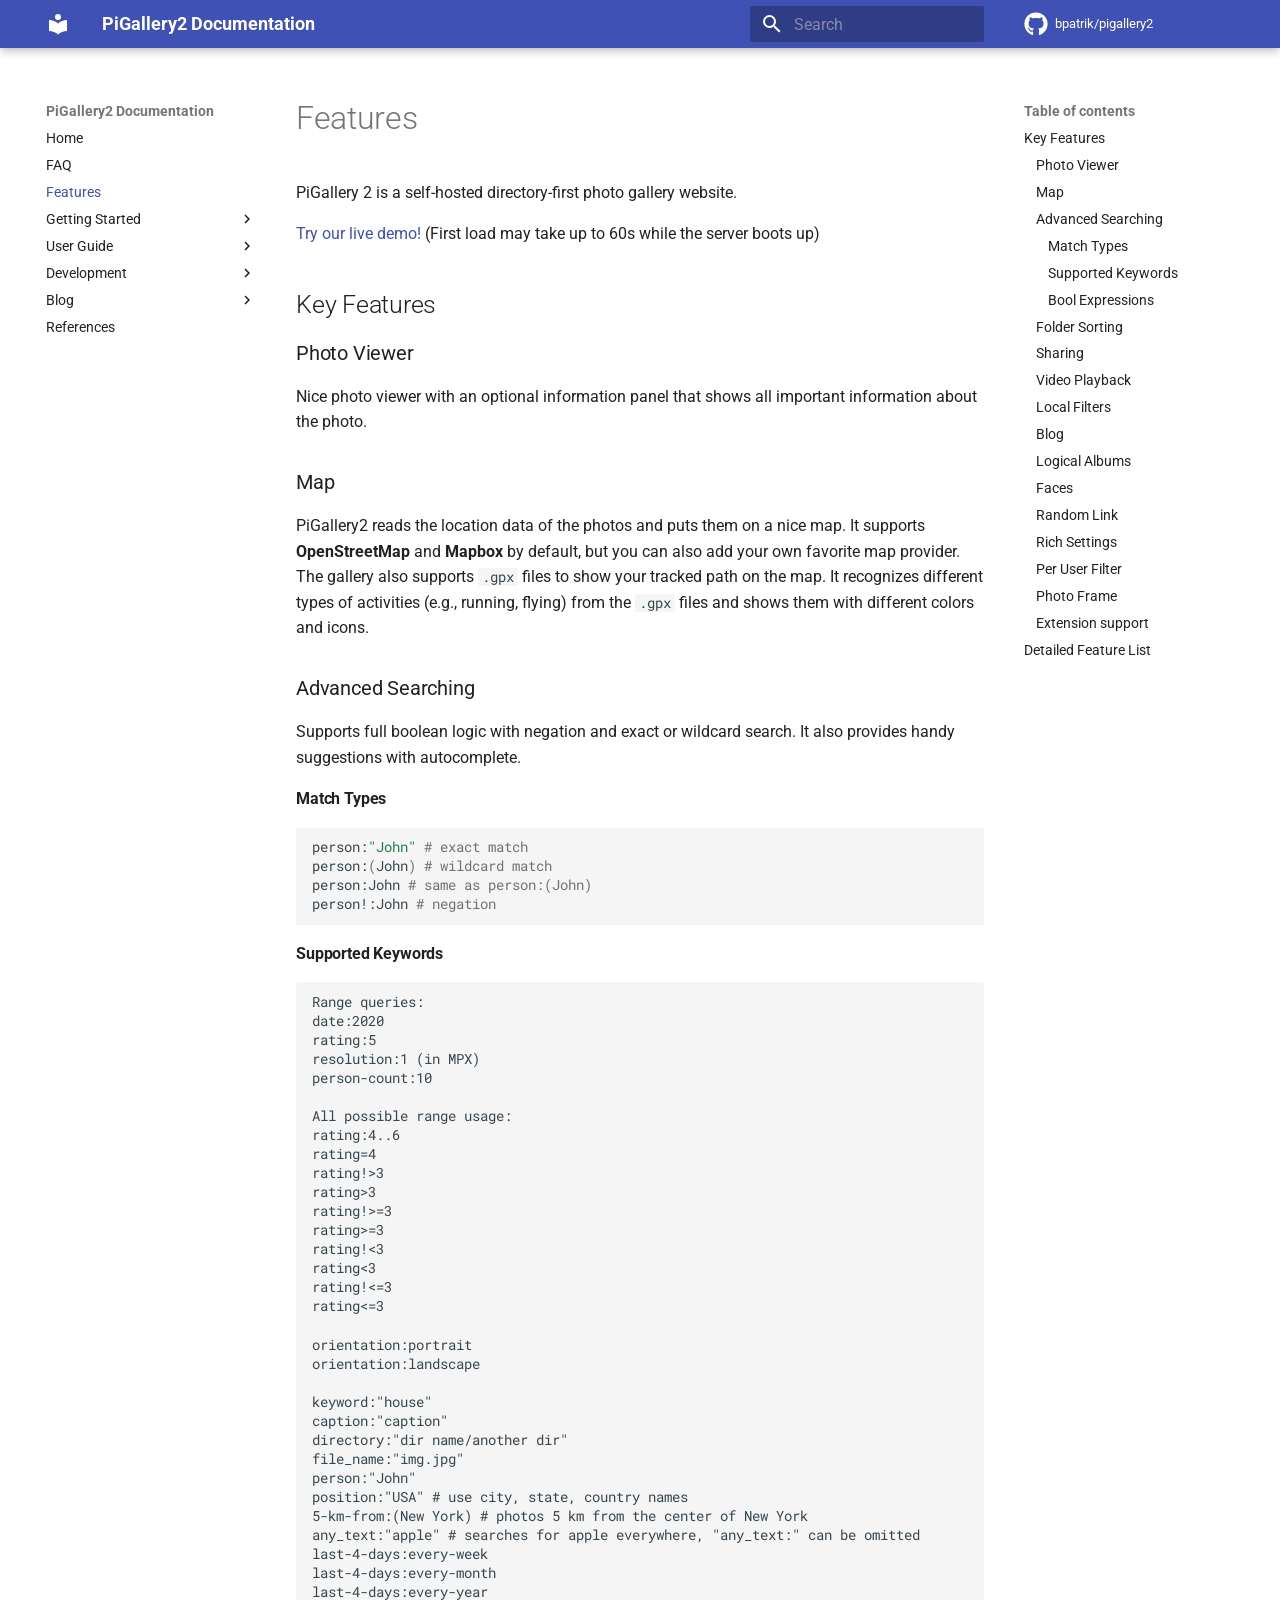
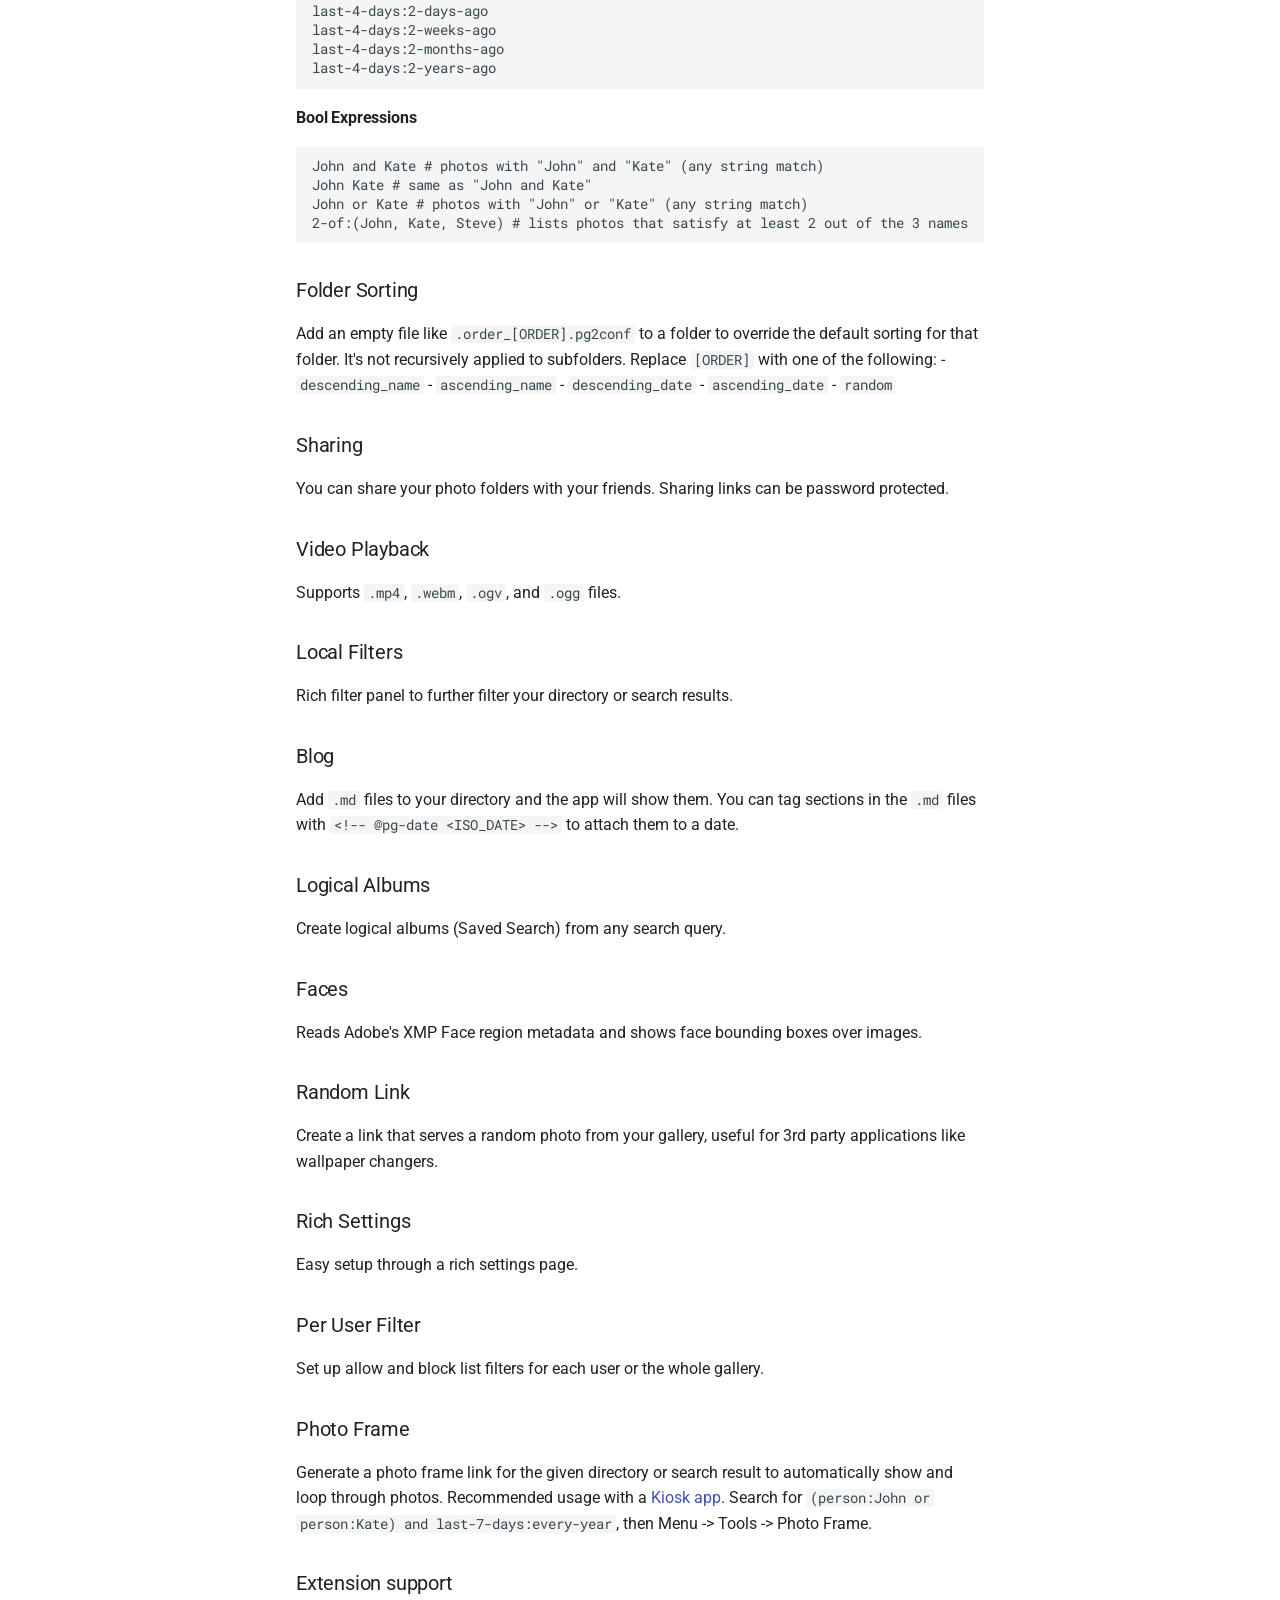
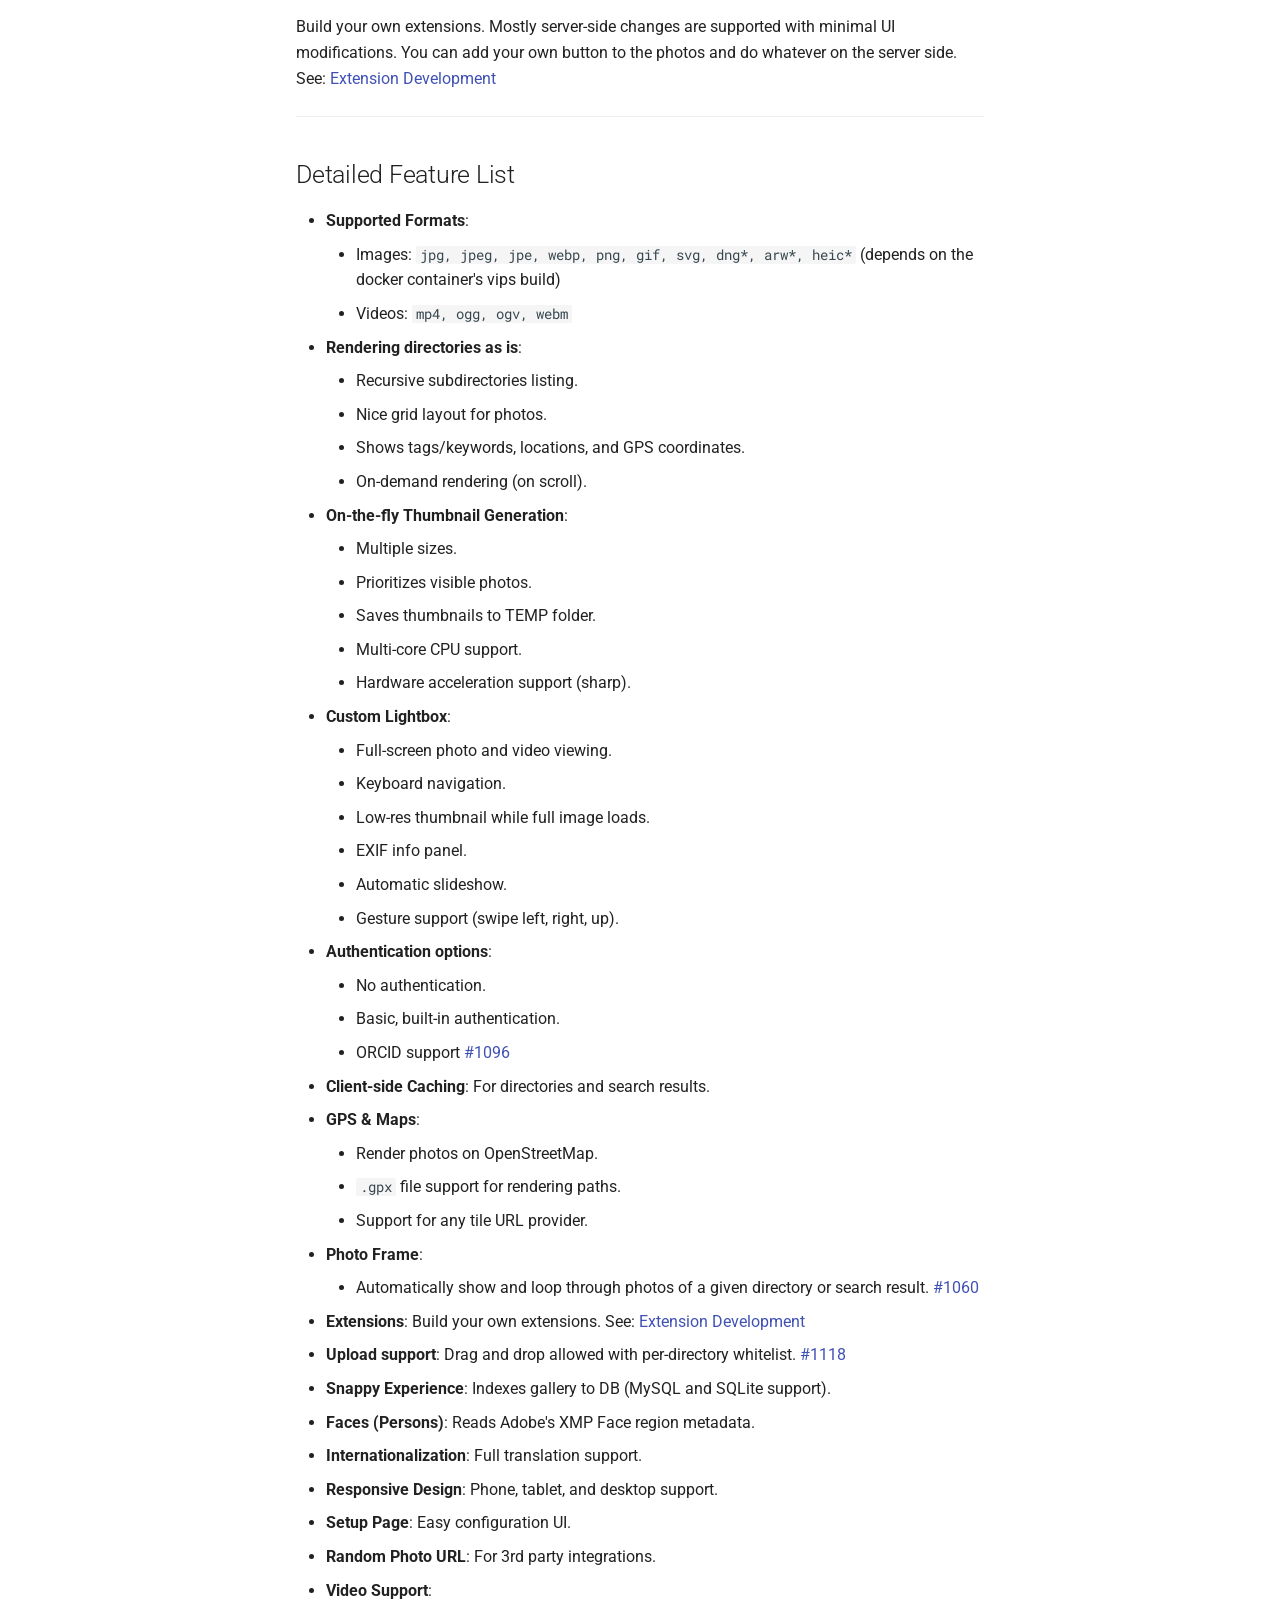
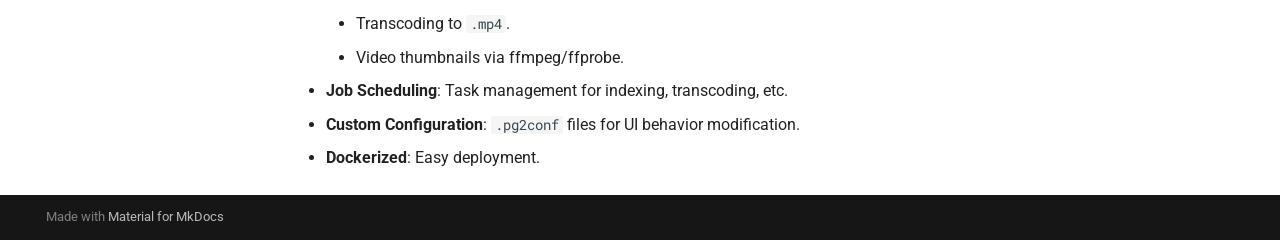
<file: features/index.html>
<!DOCTYPE html><html lang="en" class="no-js"><head>
    
      <meta charset="utf-8">
      <meta name="viewport" content="width=device-width,initial-scale=1">
      
      
      
        <link rel="canonical" href="https://bpatrik.github.io/pigallery2/features/">
      
      
        <link rel="prev" href="../faq/">
      
      
        <link rel="next" href="../setup/docker/">
      
      
        
      
      
      <link rel="icon" href="../assets/images/favicon.png">
      <meta name="generator" content="mkdocs-1.6.1, mkdocs-material-9.7.7">
    
    
      
        <title>Features - PiGallery2 Documentation</title>
      
    
    
      <link rel="stylesheet" href="../assets/stylesheets/main.ec1eaa64.min.css">
      
        
        <link rel="stylesheet" href="../assets/stylesheets/palette.ab4e12ef.min.css">
      
      


    
    
      
    
    
      
        
        
        <link rel="preconnect" href="https://fonts.gstatic.com" crossorigin="">
        <link rel="stylesheet" href="https://fonts.googleapis.com/css?family=Roboto:300,300i,400,400i,700,700i%7CRoboto+Mono:400,400i,700,700i&amp;display=fallback">
        <style>:root{--md-text-font:"Roboto";--md-code-font:"Roboto Mono"}</style>
      
    
    
    <script>__md_scope=new URL("..",location),__md_hash=e=>[...e].reduce(((e,_)=>(e<<5)-e+_.charCodeAt(0)),0),__md_get=(e,_=localStorage,t=__md_scope)=>JSON.parse(_.getItem(t.pathname+"."+e)),__md_set=(e,_,t=localStorage,a=__md_scope)=>{try{t.setItem(a.pathname+"."+e,JSON.stringify(_))}catch(e){}}</script>
    
      

    
    
  <link href="../assets/stylesheets/glightbox.min.css" rel="stylesheet"><script src="../assets/javascripts/glightbox.min.js"></script><style id="glightbox-style">
            html.glightbox-open { overflow: initial; height: 100%; }
            .gslide-title { margin-top: 0px; user-select: text; }
            .gslide-desc { color: #666; user-select: text; }
            .gslide-image img { background: white; }
            .gscrollbar-fixer { padding-right: 15px; }
            .gdesc-inner { font-size: 0.75rem; }
            body[data-md-color-scheme="slate"] .gdesc-inner { background: var(--md-default-bg-color); }
            body[data-md-color-scheme="slate"] .gslide-title { color: var(--md-default-fg-color); }
            body[data-md-color-scheme="slate"] .gslide-desc { color: var(--md-default-fg-color); }
        </style></head>
  
  
    
    
    
    
    
    <body dir="ltr" data-md-color-scheme="default" data-md-color-primary="indigo" data-md-color-accent="indigo">
  
    
    <input class="md-toggle" data-md-toggle="drawer" type="checkbox" id="__drawer" autocomplete="off">
    <input class="md-toggle" data-md-toggle="search" type="checkbox" id="__search" autocomplete="off">
    <label class="md-overlay" for="__drawer"></label>
    <div data-md-component="skip">
      
        
        <a href="#features" class="md-skip">
          Skip to content
        </a>
      
    </div>
    <div data-md-component="announce">
      
    </div>
    
    
      

  

<header class="md-header md-header--shadow" data-md-component="header">
  <nav class="md-header__inner md-grid" aria-label="Header">
    <a href=".." title="PiGallery2 Documentation" class="md-header__button md-logo" aria-label="PiGallery2 Documentation" data-md-component="logo">
      
  
  <svg xmlns="http://www.w3.org/2000/svg" viewBox="0 0 24 24"><path d="M12 8a3 3 0 0 0 3-3 3 3 0 0 0-3-3 3 3 0 0 0-3 3 3 3 0 0 0 3 3m0 3.54C9.64 9.35 6.5 8 3 8v11c3.5 0 6.64 1.35 9 3.54 2.36-2.19 5.5-3.54 9-3.54V8c-3.5 0-6.64 1.35-9 3.54"></path></svg>

    </a>
    <label class="md-header__button md-icon" for="__drawer">
      
      <svg xmlns="http://www.w3.org/2000/svg" viewBox="0 0 24 24"><path d="M3 6h18v2H3zm0 5h18v2H3zm0 5h18v2H3z"></path></svg>
    </label>
    <div class="md-header__title" data-md-component="header-title">
      <div class="md-header__ellipsis">
        <div class="md-header__topic">
          <span class="md-ellipsis">
            PiGallery2 Documentation
          </span>
        </div>
        <div class="md-header__topic" data-md-component="header-topic">
          <span class="md-ellipsis">
            
              Features
            
          </span>
        </div>
      </div>
    </div>
    
      
    
    
    
    
      
      
        <label class="md-header__button md-icon" for="__search">
          
          <svg xmlns="http://www.w3.org/2000/svg" viewBox="0 0 24 24"><path d="M9.5 3A6.5 6.5 0 0 1 16 9.5c0 1.61-.59 3.09-1.56 4.23l.27.27h.79l5 5-1.5 1.5-5-5v-.79l-.27-.27A6.52 6.52 0 0 1 9.5 16 6.5 6.5 0 0 1 3 9.5 6.5 6.5 0 0 1 9.5 3m0 2C7 5 5 7 5 9.5S7 14 9.5 14 14 12 14 9.5 12 5 9.5 5"></path></svg>
        </label>
        <div class="md-search" data-md-component="search" role="dialog">
  <label class="md-search__overlay" for="__search"></label>
  <div class="md-search__inner" role="search">
    <form class="md-search__form" name="search">
      <input type="text" class="md-search__input" name="query" aria-label="Search" placeholder="Search" autocapitalize="off" autocorrect="off" autocomplete="off" spellcheck="false" data-md-component="search-query" required="">
      <label class="md-search__icon md-icon" for="__search">
        
        <svg xmlns="http://www.w3.org/2000/svg" viewBox="0 0 24 24"><path d="M9.5 3A6.5 6.5 0 0 1 16 9.5c0 1.61-.59 3.09-1.56 4.23l.27.27h.79l5 5-1.5 1.5-5-5v-.79l-.27-.27A6.52 6.52 0 0 1 9.5 16 6.5 6.5 0 0 1 3 9.5 6.5 6.5 0 0 1 9.5 3m0 2C7 5 5 7 5 9.5S7 14 9.5 14 14 12 14 9.5 12 5 9.5 5"></path></svg>
        
        <svg xmlns="http://www.w3.org/2000/svg" viewBox="0 0 24 24"><path d="M20 11v2H8l5.5 5.5-1.42 1.42L4.16 12l7.92-7.92L13.5 5.5 8 11z"></path></svg>
      </label>
      <nav class="md-search__options" aria-label="Search">
        
        <button type="reset" class="md-search__icon md-icon" title="Clear" aria-label="Clear" tabindex="-1">
          
          <svg xmlns="http://www.w3.org/2000/svg" viewBox="0 0 24 24"><path d="M19 6.41 17.59 5 12 10.59 6.41 5 5 6.41 10.59 12 5 17.59 6.41 19 12 13.41 17.59 19 19 17.59 13.41 12z"></path></svg>
        </button>
      </nav>
      
    </form>
    <div class="md-search__output">
      <div class="md-search__scrollwrap" tabindex="0" data-md-scrollfix="">
        <div class="md-search-result" data-md-component="search-result">
          <div class="md-search-result__meta">
            Initializing search
          </div>
          <ol class="md-search-result__list" role="presentation"></ol>
        </div>
      </div>
    </div>
  </div>
</div>
      
    
    
      <div class="md-header__source">
        <a href="https://github.com/bpatrik/pigallery2" title="Go to repository" class="md-source" data-md-component="source">
  <div class="md-source__icon md-icon">
    
    <svg xmlns="http://www.w3.org/2000/svg" viewBox="0 0 512 512"><!--! Font Awesome Free 7.1.0 by @fontawesome - https://fontawesome.com License - https://fontawesome.com/license/free (Icons: CC BY 4.0, Fonts: SIL OFL 1.1, Code: MIT License) Copyright 2025 Fonticons, Inc.--><path d="M173.9 397.4c0 2-2.3 3.6-5.2 3.6-3.3.3-5.6-1.3-5.6-3.6 0-2 2.3-3.6 5.2-3.6 3-.3 5.6 1.3 5.6 3.6m-31.1-4.5c-.7 2 1.3 4.3 4.3 4.9 2.6 1 5.6 0 6.2-2s-1.3-4.3-4.3-5.2c-2.6-.7-5.5.3-6.2 2.3m44.2-1.7c-2.9.7-4.9 2.6-4.6 4.9.3 2 2.9 3.3 5.9 2.6 2.9-.7 4.9-2.6 4.6-4.6-.3-1.9-3-3.2-5.9-2.9M252.8 8C114.1 8 8 113.3 8 252c0 110.9 69.8 205.8 169.5 239.2 12.8 2.3 17.3-5.6 17.3-12.1 0-6.2-.3-40.4-.3-61.4 0 0-70 15-84.7-29.8 0 0-11.4-29.1-27.8-36.6 0 0-22.9-15.7 1.6-15.4 0 0 24.9 2 38.6 25.8 21.9 38.6 58.6 27.5 72.9 20.9 2.3-16 8.8-27.1 16-33.7-55.9-6.2-112.3-14.3-112.3-110.5 0-27.5 7.6-41.3 23.6-58.9-2.6-6.5-11.1-33.3 2.6-67.9 20.9-6.5 69 27 69 27 20-5.6 41.5-8.5 62.8-8.5s42.8 2.9 62.8 8.5c0 0 48.1-33.6 69-27 13.7 34.7 5.2 61.4 2.6 67.9 16 17.7 25.8 31.5 25.8 58.9 0 96.5-58.9 104.2-114.8 110.5 9.2 7.9 17 22.9 17 46.4 0 33.7-.3 75.4-.3 83.6 0 6.5 4.6 14.4 17.3 12.1C436.2 457.8 504 362.9 504 252 504 113.3 391.5 8 252.8 8M105.2 352.9c-1.3 1-1 3.3.7 5.2 1.6 1.6 3.9 2.3 5.2 1 1.3-1 1-3.3-.7-5.2-1.6-1.6-3.9-2.3-5.2-1m-10.8-8.1c-.7 1.3.3 2.9 2.3 3.9 1.6 1 3.6.7 4.3-.7.7-1.3-.3-2.9-2.3-3.9-2-.6-3.6-.3-4.3.7m32.4 35.6c-1.6 1.3-1 4.3 1.3 6.2 2.3 2.3 5.2 2.6 6.5 1 1.3-1.3.7-4.3-1.3-6.2-2.2-2.3-5.2-2.6-6.5-1m-11.4-14.7c-1.6 1-1.6 3.6 0 5.9s4.3 3.3 5.6 2.3c1.6-1.3 1.6-3.9 0-6.2-1.4-2.3-4-3.3-5.6-2"></path></svg>
  </div>
  <div class="md-source__repository">
    bpatrik/pigallery2
  </div>
</a>
      </div>
    
  </nav>
  
</header>
    
    <div class="md-container" data-md-component="container">
      
      
        
          
        
      
      <main class="md-main" data-md-component="main">
        <div class="md-main__inner md-grid">
          
            
              
              <div class="md-sidebar md-sidebar--primary" data-md-component="sidebar" data-md-type="navigation">
                <div class="md-sidebar__scrollwrap">
                  <div class="md-sidebar__inner">
                    



<nav class="md-nav md-nav--primary" aria-label="Navigation" data-md-level="0">
  <label class="md-nav__title" for="__drawer">
    <a href=".." title="PiGallery2 Documentation" class="md-nav__button md-logo" aria-label="PiGallery2 Documentation" data-md-component="logo">
      
  
  <svg xmlns="http://www.w3.org/2000/svg" viewBox="0 0 24 24"><path d="M12 8a3 3 0 0 0 3-3 3 3 0 0 0-3-3 3 3 0 0 0-3 3 3 3 0 0 0 3 3m0 3.54C9.64 9.35 6.5 8 3 8v11c3.5 0 6.64 1.35 9 3.54 2.36-2.19 5.5-3.54 9-3.54V8c-3.5 0-6.64 1.35-9 3.54"></path></svg>

    </a>
    PiGallery2 Documentation
  </label>
  
    <div class="md-nav__source">
      <a href="https://github.com/bpatrik/pigallery2" title="Go to repository" class="md-source" data-md-component="source">
  <div class="md-source__icon md-icon">
    
    <svg xmlns="http://www.w3.org/2000/svg" viewBox="0 0 512 512"><!--! Font Awesome Free 7.1.0 by @fontawesome - https://fontawesome.com License - https://fontawesome.com/license/free (Icons: CC BY 4.0, Fonts: SIL OFL 1.1, Code: MIT License) Copyright 2025 Fonticons, Inc.--><path d="M173.9 397.4c0 2-2.3 3.6-5.2 3.6-3.3.3-5.6-1.3-5.6-3.6 0-2 2.3-3.6 5.2-3.6 3-.3 5.6 1.3 5.6 3.6m-31.1-4.5c-.7 2 1.3 4.3 4.3 4.9 2.6 1 5.6 0 6.2-2s-1.3-4.3-4.3-5.2c-2.6-.7-5.5.3-6.2 2.3m44.2-1.7c-2.9.7-4.9 2.6-4.6 4.9.3 2 2.9 3.3 5.9 2.6 2.9-.7 4.9-2.6 4.6-4.6-.3-1.9-3-3.2-5.9-2.9M252.8 8C114.1 8 8 113.3 8 252c0 110.9 69.8 205.8 169.5 239.2 12.8 2.3 17.3-5.6 17.3-12.1 0-6.2-.3-40.4-.3-61.4 0 0-70 15-84.7-29.8 0 0-11.4-29.1-27.8-36.6 0 0-22.9-15.7 1.6-15.4 0 0 24.9 2 38.6 25.8 21.9 38.6 58.6 27.5 72.9 20.9 2.3-16 8.8-27.1 16-33.7-55.9-6.2-112.3-14.3-112.3-110.5 0-27.5 7.6-41.3 23.6-58.9-2.6-6.5-11.1-33.3 2.6-67.9 20.9-6.5 69 27 69 27 20-5.6 41.5-8.5 62.8-8.5s42.8 2.9 62.8 8.5c0 0 48.1-33.6 69-27 13.7 34.7 5.2 61.4 2.6 67.9 16 17.7 25.8 31.5 25.8 58.9 0 96.5-58.9 104.2-114.8 110.5 9.2 7.9 17 22.9 17 46.4 0 33.7-.3 75.4-.3 83.6 0 6.5 4.6 14.4 17.3 12.1C436.2 457.8 504 362.9 504 252 504 113.3 391.5 8 252.8 8M105.2 352.9c-1.3 1-1 3.3.7 5.2 1.6 1.6 3.9 2.3 5.2 1 1.3-1 1-3.3-.7-5.2-1.6-1.6-3.9-2.3-5.2-1m-10.8-8.1c-.7 1.3.3 2.9 2.3 3.9 1.6 1 3.6.7 4.3-.7.7-1.3-.3-2.9-2.3-3.9-2-.6-3.6-.3-4.3.7m32.4 35.6c-1.6 1.3-1 4.3 1.3 6.2 2.3 2.3 5.2 2.6 6.5 1 1.3-1.3.7-4.3-1.3-6.2-2.2-2.3-5.2-2.6-6.5-1m-11.4-14.7c-1.6 1-1.6 3.6 0 5.9s4.3 3.3 5.6 2.3c1.6-1.3 1.6-3.9 0-6.2-1.4-2.3-4-3.3-5.6-2"></path></svg>
  </div>
  <div class="md-source__repository">
    bpatrik/pigallery2
  </div>
</a>
    </div>
  
  <ul class="md-nav__list" data-md-scrollfix="">
    
      
      
  
  
  
  
    <li class="md-nav__item">
      <a href=".." class="md-nav__link">
        
  
  
  <span class="md-ellipsis">
    
  
    Home
  

    
  </span>
  
  

      </a>
    </li>
  

    
      
      
  
  
  
  
    <li class="md-nav__item">
      <a href="../faq/" class="md-nav__link">
        
  
  
  <span class="md-ellipsis">
    
  
    FAQ
  

    
  </span>
  
  

      </a>
    </li>
  

    
      
      
  
  
    
  
  
  
    <li class="md-nav__item md-nav__item--active">
      
      <input class="md-nav__toggle md-toggle" type="checkbox" id="__toc">
      
      
        
      
      
        <label class="md-nav__link md-nav__link--active" for="__toc">
          
  
  
  <span class="md-ellipsis">
    
  
    Features
  

    
  </span>
  
  

          <span class="md-nav__icon md-icon"></span>
        </label>
      
      <a href="./" class="md-nav__link md-nav__link--active">
        
  
  
  <span class="md-ellipsis">
    
  
    Features
  

    
  </span>
  
  

      </a>
      
        

<nav class="md-nav md-nav--secondary" aria-label="Table of contents">
  
  
  
    
  
  
    <label class="md-nav__title" for="__toc">
      <span class="md-nav__icon md-icon"></span>
      Table of contents
    </label>
    <ul class="md-nav__list" data-md-component="toc" data-md-scrollfix="">
      
        <li class="md-nav__item">
  <a href="#key-features" class="md-nav__link">
    <span class="md-ellipsis">
      
        Key Features
      
    </span>
  </a>
  
    <nav class="md-nav" aria-label="Key Features">
      <ul class="md-nav__list">
        
          <li class="md-nav__item">
  <a href="#photo-viewer" class="md-nav__link">
    <span class="md-ellipsis">
      
        Photo Viewer
      
    </span>
  </a>
  
</li>
        
          <li class="md-nav__item">
  <a href="#map" class="md-nav__link">
    <span class="md-ellipsis">
      
        Map
      
    </span>
  </a>
  
</li>
        
          <li class="md-nav__item">
  <a href="#advanced-searching" class="md-nav__link">
    <span class="md-ellipsis">
      
        Advanced Searching
      
    </span>
  </a>
  
    <nav class="md-nav" aria-label="Advanced Searching">
      <ul class="md-nav__list">
        
          <li class="md-nav__item">
  <a href="#match-types" class="md-nav__link">
    <span class="md-ellipsis">
      
        Match Types
      
    </span>
  </a>
  
</li>
        
          <li class="md-nav__item">
  <a href="#supported-keywords" class="md-nav__link">
    <span class="md-ellipsis">
      
        Supported Keywords
      
    </span>
  </a>
  
</li>
        
          <li class="md-nav__item">
  <a href="#bool-expressions" class="md-nav__link">
    <span class="md-ellipsis">
      
        Bool Expressions
      
    </span>
  </a>
  
</li>
        
      </ul>
    </nav>
  
</li>
        
          <li class="md-nav__item">
  <a href="#folder-sorting" class="md-nav__link">
    <span class="md-ellipsis">
      
        Folder Sorting
      
    </span>
  </a>
  
</li>
        
          <li class="md-nav__item">
  <a href="#sharing" class="md-nav__link">
    <span class="md-ellipsis">
      
        Sharing
      
    </span>
  </a>
  
</li>
        
          <li class="md-nav__item">
  <a href="#video-playback" class="md-nav__link">
    <span class="md-ellipsis">
      
        Video Playback
      
    </span>
  </a>
  
</li>
        
          <li class="md-nav__item">
  <a href="#local-filters" class="md-nav__link">
    <span class="md-ellipsis">
      
        Local Filters
      
    </span>
  </a>
  
</li>
        
          <li class="md-nav__item">
  <a href="#blog" class="md-nav__link">
    <span class="md-ellipsis">
      
        Blog
      
    </span>
  </a>
  
</li>
        
          <li class="md-nav__item">
  <a href="#logical-albums" class="md-nav__link">
    <span class="md-ellipsis">
      
        Logical Albums
      
    </span>
  </a>
  
</li>
        
          <li class="md-nav__item">
  <a href="#faces" class="md-nav__link">
    <span class="md-ellipsis">
      
        Faces
      
    </span>
  </a>
  
</li>
        
          <li class="md-nav__item">
  <a href="#random-link" class="md-nav__link">
    <span class="md-ellipsis">
      
        Random Link
      
    </span>
  </a>
  
</li>
        
          <li class="md-nav__item">
  <a href="#rich-settings" class="md-nav__link">
    <span class="md-ellipsis">
      
        Rich Settings
      
    </span>
  </a>
  
</li>
        
          <li class="md-nav__item">
  <a href="#per-user-filter" class="md-nav__link">
    <span class="md-ellipsis">
      
        Per User Filter
      
    </span>
  </a>
  
</li>
        
          <li class="md-nav__item">
  <a href="#photo-frame" class="md-nav__link">
    <span class="md-ellipsis">
      
        Photo Frame
      
    </span>
  </a>
  
</li>
        
          <li class="md-nav__item">
  <a href="#extension-support" class="md-nav__link">
    <span class="md-ellipsis">
      
        Extension support
      
    </span>
  </a>
  
</li>
        
      </ul>
    </nav>
  
</li>
      
        <li class="md-nav__item">
  <a href="#detailed-feature-list" class="md-nav__link">
    <span class="md-ellipsis">
      
        Detailed Feature List
      
    </span>
  </a>
  
</li>
      
    </ul>
  
</nav>
      
    </li>
  

    
      
      
  
  
  
  
    
    
    
    
    
    <li class="md-nav__item md-nav__item--nested">
      
        
        
        <input class="md-nav__toggle md-toggle " type="checkbox" id="__nav_4">
        
          
          <label class="md-nav__link" for="__nav_4" id="__nav_4_label" tabindex="0">
            
  
  
  <span class="md-ellipsis">
    
  
    Getting Started
  

    
  </span>
  
  

            <span class="md-nav__icon md-icon"></span>
          </label>
        
        <nav class="md-nav" data-md-level="1" aria-labelledby="__nav_4_label" aria-expanded="false">
          <label class="md-nav__title" for="__nav_4">
            <span class="md-nav__icon md-icon"></span>
            
  
    Getting Started
  

          </label>
          <ul class="md-nav__list" data-md-scrollfix="">
            
              
                
  
  
  
  
    <li class="md-nav__item">
      <a href="../setup/docker/" class="md-nav__link">
        
  
  
  <span class="md-ellipsis">
    
  
    Docker (Recommended)
  

    
  </span>
  
  

      </a>
    </li>
  

              
            
              
                
  
  
  
  
    
    
    
    
    
    <li class="md-nav__item md-nav__item--nested">
      
        
        
        <input class="md-nav__toggle md-toggle " type="checkbox" id="__nav_4_2">
        
          
          <label class="md-nav__link" for="__nav_4_2" id="__nav_4_2_label" tabindex="0">
            
  
  
  <span class="md-ellipsis">
    
  
    Advanced
  

    
  </span>
  
  

            <span class="md-nav__icon md-icon"></span>
          </label>
        
        <nav class="md-nav" data-md-level="2" aria-labelledby="__nav_4_2_label" aria-expanded="false">
          <label class="md-nav__title" for="__nav_4_2">
            <span class="md-nav__icon md-icon"></span>
            
  
    Advanced
  

          </label>
          <ul class="md-nav__list" data-md-scrollfix="">
            
              
                
  
  
  
  
    <li class="md-nav__item">
      <a href="../setup/advanced/advanced-docker-npm-portainer/" class="md-nav__link">
        
  
  
  <span class="md-ellipsis">
    
  
    Portainer &amp; NPM
  

    
  </span>
  
  

      </a>
    </li>
  

              
            
              
                
  
  
  
  
    <li class="md-nav__item">
      <a href="../setup/advanced/authentik/" class="md-nav__link">
        
  
  
  <span class="md-ellipsis">
    
  
    ORCID with Authentik SSO (Optional)
  

    
  </span>
  
  

      </a>
    </li>
  

              
            
          </ul>
        </nav>
      
    </li>
  

              
            
              
                
  
  
  
  
    <li class="md-nav__item">
      <a href="../setup/direct-install/" class="md-nav__link">
        
  
  
  <span class="md-ellipsis">
    
  
    Direct Install (Unsupported)
  

    
  </span>
  
  

      </a>
    </li>
  

              
            
          </ul>
        </nav>
      
    </li>
  

    
      
      
  
  
  
  
    
    
    
    
    
    <li class="md-nav__item md-nav__item--nested">
      
        
        
        <input class="md-nav__toggle md-toggle " type="checkbox" id="__nav_5">
        
          
          <label class="md-nav__link" for="__nav_5" id="__nav_5_label" tabindex="0">
            
  
  
  <span class="md-ellipsis">
    
  
    User Guide
  

    
  </span>
  
  

            <span class="md-nav__icon md-icon"></span>
          </label>
        
        <nav class="md-nav" data-md-level="1" aria-labelledby="__nav_5_label" aria-expanded="false">
          <label class="md-nav__title" for="__nav_5">
            <span class="md-nav__icon md-icon"></span>
            
  
    User Guide
  

          </label>
          <ul class="md-nav__list" data-md-scrollfix="">
            
              
                
  
  
  
  
    <li class="md-nav__item">
      <a href="../user-guide/configuration/" class="md-nav__link">
        
  
  
  <span class="md-ellipsis">
    
  
    Configuration
  

    
  </span>
  
  

      </a>
    </li>
  

              
            
              
                
  
  
  
  
    <li class="md-nav__item">
      <a href="../user-guide/user-rights/" class="md-nav__link">
        
  
  
  <span class="md-ellipsis">
    
  
    User Rights
  

    
  </span>
  
  

      </a>
    </li>
  

              
            
          </ul>
        </nav>
      
    </li>
  

    
      
      
  
  
  
  
    
    
    
    
    
    <li class="md-nav__item md-nav__item--nested">
      
        
        
        <input class="md-nav__toggle md-toggle " type="checkbox" id="__nav_6">
        
          
          <label class="md-nav__link" for="__nav_6" id="__nav_6_label" tabindex="0">
            
  
  
  <span class="md-ellipsis">
    
  
    Development
  

    
  </span>
  
  

            <span class="md-nav__icon md-icon"></span>
          </label>
        
        <nav class="md-nav" data-md-level="1" aria-labelledby="__nav_6_label" aria-expanded="false">
          <label class="md-nav__title" for="__nav_6">
            <span class="md-nav__icon md-icon"></span>
            
  
    Development
  

          </label>
          <ul class="md-nav__list" data-md-scrollfix="">
            
              
                
  
  
  
  
    <li class="md-nav__item">
      <a href="../development/contributing/" class="md-nav__link">
        
  
  
  <span class="md-ellipsis">
    
  
    Contributing
  

    
  </span>
  
  

      </a>
    </li>
  

              
            
              
                
  
  
  
  
    <li class="md-nav__item">
      <a href="../development/docker-contributing/" class="md-nav__link">
        
  
  
  <span class="md-ellipsis">
    
  
    Docker Development
  

    
  </span>
  
  

      </a>
    </li>
  

              
            
              
                
  
  
  
  
    <li class="md-nav__item">
      <a href="../development/extensions/" class="md-nav__link">
        
  
  
  <span class="md-ellipsis">
    
  
    Extensions
  

    
  </span>
  
  

      </a>
    </li>
  

              
            
          </ul>
        </nav>
      
    </li>
  

    
      
      
  
  
  
  
    
    
    
    
    
    <li class="md-nav__item md-nav__item--nested">
      
        
        
        <input class="md-nav__toggle md-toggle " type="checkbox" id="__nav_7">
        
          
          <label class="md-nav__link" for="__nav_7" id="__nav_7_label" tabindex="0">
            
  
  
  <span class="md-ellipsis">
    
  
    Blog
  

    
  </span>
  
  

            <span class="md-nav__icon md-icon"></span>
          </label>
        
        <nav class="md-nav" data-md-level="1" aria-labelledby="__nav_7_label" aria-expanded="false">
          <label class="md-nav__title" for="__nav_7">
            <span class="md-nav__icon md-icon"></span>
            
  
    Blog
  

          </label>
          <ul class="md-nav__list" data-md-scrollfix="">
            
              
                
  
  
  
  
    <li class="md-nav__item">
      <a href="../blog/How%20do%20I%20use%20PiGallery2%202021/" class="md-nav__link">
        
  
  
  <span class="md-ellipsis">
    
  
    How do I use PiGallery2 (2021)
  

    
  </span>
  
  

      </a>
    </li>
  

              
            
              
                
  
  
  
  
    <li class="md-nav__item">
      <a href="../blog/The%20future%20of%20pigallery2%20v2.0.0%20and%20beyond%202023/" class="md-nav__link">
        
  
  
  <span class="md-ellipsis">
    
  
    The future of PiGallery2 (2023)
  

    
  </span>
  
  

      </a>
    </li>
  

              
            
              
                
  
  
  
  
    <li class="md-nav__item">
      <a href="../blog/%5BTutorial%5D%20Pigallery2%20From%20Zero%20To%20Hero%202025/" class="md-nav__link">
        
  
  
  <span class="md-ellipsis">
    
  
    From Zero To Hero (2025)
  

    
  </span>
  
  

      </a>
    </li>
  

              
            
          </ul>
        </nav>
      
    </li>
  

    
      
      
  
  
  
  
    <li class="md-nav__item">
      <a href="../references/" class="md-nav__link">
        
  
  
  <span class="md-ellipsis">
    
  
    References
  

    
  </span>
  
  

      </a>
    </li>
  

    
  </ul>
</nav>
                  </div>
                </div>
              </div>
            
            
              
              <div class="md-sidebar md-sidebar--secondary" data-md-component="sidebar" data-md-type="toc">
                <div class="md-sidebar__scrollwrap">
                  <div class="md-sidebar__inner">
                    

<nav class="md-nav md-nav--secondary" aria-label="Table of contents">
  
  
  
    
  
  
    <label class="md-nav__title" for="__toc">
      <span class="md-nav__icon md-icon"></span>
      Table of contents
    </label>
    <ul class="md-nav__list" data-md-component="toc" data-md-scrollfix="">
      
        <li class="md-nav__item">
  <a href="#key-features" class="md-nav__link">
    <span class="md-ellipsis">
      
        Key Features
      
    </span>
  </a>
  
    <nav class="md-nav" aria-label="Key Features">
      <ul class="md-nav__list">
        
          <li class="md-nav__item">
  <a href="#photo-viewer" class="md-nav__link">
    <span class="md-ellipsis">
      
        Photo Viewer
      
    </span>
  </a>
  
</li>
        
          <li class="md-nav__item">
  <a href="#map" class="md-nav__link">
    <span class="md-ellipsis">
      
        Map
      
    </span>
  </a>
  
</li>
        
          <li class="md-nav__item">
  <a href="#advanced-searching" class="md-nav__link">
    <span class="md-ellipsis">
      
        Advanced Searching
      
    </span>
  </a>
  
    <nav class="md-nav" aria-label="Advanced Searching">
      <ul class="md-nav__list">
        
          <li class="md-nav__item">
  <a href="#match-types" class="md-nav__link">
    <span class="md-ellipsis">
      
        Match Types
      
    </span>
  </a>
  
</li>
        
          <li class="md-nav__item">
  <a href="#supported-keywords" class="md-nav__link">
    <span class="md-ellipsis">
      
        Supported Keywords
      
    </span>
  </a>
  
</li>
        
          <li class="md-nav__item">
  <a href="#bool-expressions" class="md-nav__link">
    <span class="md-ellipsis">
      
        Bool Expressions
      
    </span>
  </a>
  
</li>
        
      </ul>
    </nav>
  
</li>
        
          <li class="md-nav__item">
  <a href="#folder-sorting" class="md-nav__link">
    <span class="md-ellipsis">
      
        Folder Sorting
      
    </span>
  </a>
  
</li>
        
          <li class="md-nav__item">
  <a href="#sharing" class="md-nav__link">
    <span class="md-ellipsis">
      
        Sharing
      
    </span>
  </a>
  
</li>
        
          <li class="md-nav__item">
  <a href="#video-playback" class="md-nav__link">
    <span class="md-ellipsis">
      
        Video Playback
      
    </span>
  </a>
  
</li>
        
          <li class="md-nav__item">
  <a href="#local-filters" class="md-nav__link">
    <span class="md-ellipsis">
      
        Local Filters
      
    </span>
  </a>
  
</li>
        
          <li class="md-nav__item">
  <a href="#blog" class="md-nav__link">
    <span class="md-ellipsis">
      
        Blog
      
    </span>
  </a>
  
</li>
        
          <li class="md-nav__item">
  <a href="#logical-albums" class="md-nav__link">
    <span class="md-ellipsis">
      
        Logical Albums
      
    </span>
  </a>
  
</li>
        
          <li class="md-nav__item">
  <a href="#faces" class="md-nav__link">
    <span class="md-ellipsis">
      
        Faces
      
    </span>
  </a>
  
</li>
        
          <li class="md-nav__item">
  <a href="#random-link" class="md-nav__link">
    <span class="md-ellipsis">
      
        Random Link
      
    </span>
  </a>
  
</li>
        
          <li class="md-nav__item">
  <a href="#rich-settings" class="md-nav__link">
    <span class="md-ellipsis">
      
        Rich Settings
      
    </span>
  </a>
  
</li>
        
          <li class="md-nav__item">
  <a href="#per-user-filter" class="md-nav__link">
    <span class="md-ellipsis">
      
        Per User Filter
      
    </span>
  </a>
  
</li>
        
          <li class="md-nav__item">
  <a href="#photo-frame" class="md-nav__link">
    <span class="md-ellipsis">
      
        Photo Frame
      
    </span>
  </a>
  
</li>
        
          <li class="md-nav__item">
  <a href="#extension-support" class="md-nav__link">
    <span class="md-ellipsis">
      
        Extension support
      
    </span>
  </a>
  
</li>
        
      </ul>
    </nav>
  
</li>
      
        <li class="md-nav__item">
  <a href="#detailed-feature-list" class="md-nav__link">
    <span class="md-ellipsis">
      
        Detailed Feature List
      
    </span>
  </a>
  
</li>
      
    </ul>
  
</nav>
                  </div>
                </div>
              </div>
            
          
          
            <div class="md-content" data-md-component="content">
              
              <article class="md-content__inner md-typeset">
                
                  


  
  


<h1 id="features">Features</h1>
<p>PiGallery 2 is a self-hosted directory-first photo gallery website.</p>
<p><a href="https://pigallery2.onrender.com/">Try our live demo!</a> (First load may take up to 60s while the server boots up)</p>
<h2 id="key-features">Key Features</h2>
<h3 id="photo-viewer">Photo Viewer</h3>
<p>Nice photo viewer with an optional information panel that shows all important information about the photo.
</p>
<h3 id="map">Map</h3>
<p>PiGallery2 reads the location data of the photos and puts them on a nice map.
It supports <strong>OpenStreetMap</strong> and <strong>Mapbox</strong> by default, but you can also add your own favorite map provider.
The gallery also supports <code>.gpx</code> files to show your tracked path on the map. It recognizes different types of activities (e.g., running, flying) from the <code>.gpx</code> files and shows them with different colors and icons.
</p>
<h3 id="advanced-searching">Advanced Searching</h3>
<p>Supports full boolean logic with negation and exact or wildcard search. It also provides handy suggestions with autocomplete.
</p>
<h4 id="match-types">Match Types</h4>
<div class="language-bash highlight"><pre><span></span><code><span id="__span-0-1"><a id="__codelineno-0-1" name="__codelineno-0-1" href="#__codelineno-0-1"></a>person:<span class="s2">"John"</span><span class="w"> </span><span class="c1"># exact match</span>
</span><span id="__span-0-2"><a id="__codelineno-0-2" name="__codelineno-0-2" href="#__codelineno-0-2"></a>person:<span class="o">(</span>John<span class="o">)</span><span class="w"> </span><span class="c1"># wildcard match</span>
</span><span id="__span-0-3"><a id="__codelineno-0-3" name="__codelineno-0-3" href="#__codelineno-0-3"></a>person:John<span class="w"> </span><span class="c1"># same as person:(John)</span>
</span><span id="__span-0-4"><a id="__codelineno-0-4" name="__codelineno-0-4" href="#__codelineno-0-4"></a>person!:John<span class="w"> </span><span class="c1"># negation</span>
</span></code></pre></div>
<h4 id="supported-keywords">Supported Keywords</h4>
<div class="language-text highlight"><pre><span></span><code><span id="__span-1-1"><a id="__codelineno-1-1" name="__codelineno-1-1" href="#__codelineno-1-1"></a>Range queries:
</span><span id="__span-1-2"><a id="__codelineno-1-2" name="__codelineno-1-2" href="#__codelineno-1-2"></a>date:2020
</span><span id="__span-1-3"><a id="__codelineno-1-3" name="__codelineno-1-3" href="#__codelineno-1-3"></a>rating:5
</span><span id="__span-1-4"><a id="__codelineno-1-4" name="__codelineno-1-4" href="#__codelineno-1-4"></a>resolution:1 (in MPX)
</span><span id="__span-1-5"><a id="__codelineno-1-5" name="__codelineno-1-5" href="#__codelineno-1-5"></a>person-count:10
</span><span id="__span-1-6"><a id="__codelineno-1-6" name="__codelineno-1-6" href="#__codelineno-1-6"></a>
</span><span id="__span-1-7"><a id="__codelineno-1-7" name="__codelineno-1-7" href="#__codelineno-1-7"></a>All possible range usage:
</span><span id="__span-1-8"><a id="__codelineno-1-8" name="__codelineno-1-8" href="#__codelineno-1-8"></a>rating:4..6
</span><span id="__span-1-9"><a id="__codelineno-1-9" name="__codelineno-1-9" href="#__codelineno-1-9"></a>rating=4
</span><span id="__span-1-10"><a id="__codelineno-1-10" name="__codelineno-1-10" href="#__codelineno-1-10"></a>rating!&gt;3
</span><span id="__span-1-11"><a id="__codelineno-1-11" name="__codelineno-1-11" href="#__codelineno-1-11"></a>rating&gt;3
</span><span id="__span-1-12"><a id="__codelineno-1-12" name="__codelineno-1-12" href="#__codelineno-1-12"></a>rating!&gt;=3
</span><span id="__span-1-13"><a id="__codelineno-1-13" name="__codelineno-1-13" href="#__codelineno-1-13"></a>rating&gt;=3
</span><span id="__span-1-14"><a id="__codelineno-1-14" name="__codelineno-1-14" href="#__codelineno-1-14"></a>rating!&lt;3
</span><span id="__span-1-15"><a id="__codelineno-1-15" name="__codelineno-1-15" href="#__codelineno-1-15"></a>rating&lt;3
</span><span id="__span-1-16"><a id="__codelineno-1-16" name="__codelineno-1-16" href="#__codelineno-1-16"></a>rating!&lt;=3
</span><span id="__span-1-17"><a id="__codelineno-1-17" name="__codelineno-1-17" href="#__codelineno-1-17"></a>rating&lt;=3
</span><span id="__span-1-18"><a id="__codelineno-1-18" name="__codelineno-1-18" href="#__codelineno-1-18"></a>
</span><span id="__span-1-19"><a id="__codelineno-1-19" name="__codelineno-1-19" href="#__codelineno-1-19"></a>orientation:portrait
</span><span id="__span-1-20"><a id="__codelineno-1-20" name="__codelineno-1-20" href="#__codelineno-1-20"></a>orientation:landscape
</span><span id="__span-1-21"><a id="__codelineno-1-21" name="__codelineno-1-21" href="#__codelineno-1-21"></a>
</span><span id="__span-1-22"><a id="__codelineno-1-22" name="__codelineno-1-22" href="#__codelineno-1-22"></a>keyword:"house"
</span><span id="__span-1-23"><a id="__codelineno-1-23" name="__codelineno-1-23" href="#__codelineno-1-23"></a>caption:"caption"
</span><span id="__span-1-24"><a id="__codelineno-1-24" name="__codelineno-1-24" href="#__codelineno-1-24"></a>directory:"dir name/another dir"
</span><span id="__span-1-25"><a id="__codelineno-1-25" name="__codelineno-1-25" href="#__codelineno-1-25"></a>file_name:"img.jpg"
</span><span id="__span-1-26"><a id="__codelineno-1-26" name="__codelineno-1-26" href="#__codelineno-1-26"></a>person:"John"
</span><span id="__span-1-27"><a id="__codelineno-1-27" name="__codelineno-1-27" href="#__codelineno-1-27"></a>position:"USA" # use city, state, country names
</span><span id="__span-1-28"><a id="__codelineno-1-28" name="__codelineno-1-28" href="#__codelineno-1-28"></a>5-km-from:(New York) # photos 5 km from the center of New York
</span><span id="__span-1-29"><a id="__codelineno-1-29" name="__codelineno-1-29" href="#__codelineno-1-29"></a>any_text:"apple" # searches for apple everywhere, "any_text:" can be omitted
</span><span id="__span-1-30"><a id="__codelineno-1-30" name="__codelineno-1-30" href="#__codelineno-1-30"></a>last-4-days:every-week
</span><span id="__span-1-31"><a id="__codelineno-1-31" name="__codelineno-1-31" href="#__codelineno-1-31"></a>last-4-days:every-month
</span><span id="__span-1-32"><a id="__codelineno-1-32" name="__codelineno-1-32" href="#__codelineno-1-32"></a>last-4-days:every-year
</span><span id="__span-1-33"><a id="__codelineno-1-33" name="__codelineno-1-33" href="#__codelineno-1-33"></a>last-4-days:2-days-ago
</span><span id="__span-1-34"><a id="__codelineno-1-34" name="__codelineno-1-34" href="#__codelineno-1-34"></a>last-4-days:2-weeks-ago
</span><span id="__span-1-35"><a id="__codelineno-1-35" name="__codelineno-1-35" href="#__codelineno-1-35"></a>last-4-days:2-months-ago
</span><span id="__span-1-36"><a id="__codelineno-1-36" name="__codelineno-1-36" href="#__codelineno-1-36"></a>last-4-days:2-years-ago
</span></code></pre></div>
<h4 id="bool-expressions">Bool Expressions</h4>
<div class="language-text highlight"><pre><span></span><code><span id="__span-2-1"><a id="__codelineno-2-1" name="__codelineno-2-1" href="#__codelineno-2-1"></a>John and Kate # photos with "John" and "Kate" (any string match)
</span><span id="__span-2-2"><a id="__codelineno-2-2" name="__codelineno-2-2" href="#__codelineno-2-2"></a>John Kate # same as "John and Kate"
</span><span id="__span-2-3"><a id="__codelineno-2-3" name="__codelineno-2-3" href="#__codelineno-2-3"></a>John or Kate # photos with "John" or "Kate" (any string match)
</span><span id="__span-2-4"><a id="__codelineno-2-4" name="__codelineno-2-4" href="#__codelineno-2-4"></a>2-of:(John, Kate, Steve) # lists photos that satisfy at least 2 out of the 3 names
</span></code></pre></div>
<h3 id="folder-sorting">Folder Sorting</h3>
<p>Add an empty file like <code>.order_[ORDER].pg2conf</code> to a folder to override the default sorting for that folder. It's not recursively applied to subfolders.
Replace <code>[ORDER]</code> with one of the following:
- <code>descending_name</code>
- <code>ascending_name</code>
- <code>descending_date</code>
- <code>ascending_date</code>
- <code>random</code></p>
<h3 id="sharing">Sharing</h3>
<p>You can share your photo folders with your friends. Sharing links can be password protected.
</p>
<h3 id="video-playback">Video Playback</h3>
<p>Supports <code>.mp4</code>, <code>.webm</code>, <code>.ogv</code>, and <code>.ogg</code> files.
</p>
<h3 id="local-filters">Local Filters</h3>
<p>Rich filter panel to further filter your directory or search results.
</p>
<h3 id="blog">Blog</h3>
<p>Add <code>.md</code> files to your directory and the app will show them. You can tag sections in the <code>.md</code> files with <code>&lt;!-- @pg-date &lt;ISO_DATE&gt; --&gt;</code> to attach them to a date.
</p>
<h3 id="logical-albums">Logical Albums</h3>
<p>Create logical albums (Saved Search) from any search query.
</p>
<h3 id="faces">Faces</h3>
<p>Reads Adobe's XMP Face region metadata and shows face bounding boxes over images.
</p>
<h3 id="random-link">Random Link</h3>
<p>Create a link that serves a random photo from your gallery, useful for 3rd party applications like wallpaper changers.
</p>
<h3 id="rich-settings">Rich Settings</h3>
<p>Easy setup through a rich settings page.
</p>
<h3 id="per-user-filter">Per User Filter</h3>
<p>Set up allow and block list filters for each user or the whole gallery.
</p>
<h3 id="photo-frame">Photo Frame</h3>
<p>Generate a photo frame link for the given directory or search result to automatically show and loop through photos.
Recommended usage with a <a href="https://www.fully-kiosk.com/">Kiosk app</a>.
Search for <code>(person:John or person:Kate) and last-7-days:every-year</code>, then Menu -&gt; Tools -&gt; Photo Frame.</p>
<h3 id="extension-support">Extension support</h3>
<p>Build your own extensions. Mostly server-side changes are supported with minimal UI modifications. You can add your own button to the photos and do whatever on the server side.  See: <a href="../development/extensions/">Extension Development</a>
</p>
<hr>
<h2 id="detailed-feature-list">Detailed Feature List</h2>
<ul>
<li><strong>Supported Formats</strong>:<ul>
<li>Images: <code>jpg, jpeg, jpe, webp, png, gif, svg, dng*, arw*, heic*</code> (depends on the docker container's vips build)</li>
<li>Videos: <code>mp4, ogg, ogv, webm</code></li>
</ul>
</li>
<li><strong>Rendering directories as is</strong>:<ul>
<li>Recursive subdirectories listing.</li>
<li>Nice grid layout for photos.</li>
<li>Shows tags/keywords, locations, and GPS coordinates.</li>
<li>On-demand rendering (on scroll).</li>
</ul>
</li>
<li><strong>On-the-fly Thumbnail Generation</strong>:<ul>
<li>Multiple sizes.</li>
<li>Prioritizes visible photos.</li>
<li>Saves thumbnails to TEMP folder.</li>
<li>Multi-core CPU support.</li>
<li>Hardware acceleration support (sharp).</li>
</ul>
</li>
<li><strong>Custom Lightbox</strong>:<ul>
<li>Full-screen photo and video viewing.</li>
<li>Keyboard navigation.</li>
<li>Low-res thumbnail while full image loads.</li>
<li>EXIF info panel.</li>
<li>Automatic slideshow.</li>
<li>Gesture support (swipe left, right, up).</li>
</ul>
</li>
<li><strong>Authentication options</strong>:<ul>
<li>No authentication.</li>
<li>Basic, built-in authentication.</li>
<li>ORCID support <a href="https://github.com/bpatrik/pigallery2/issues/1096">#1096</a></li>
</ul>
</li>
<li><strong>Client-side Caching</strong>: For directories and search results.</li>
<li><strong>GPS &amp; Maps</strong>:<ul>
<li>Render photos on OpenStreetMap.</li>
<li><code>.gpx</code> file support for rendering paths.</li>
<li>Support for any tile URL provider.</li>
</ul>
</li>
<li><strong>Photo Frame</strong>:<ul>
<li>Automatically show and loop through photos of a given directory or search result. <a href="https://github.com/bpatrik/pigallery2/issues/1060">#1060</a></li>
</ul>
</li>
<li><strong>Extensions</strong>: Build your own extensions. See: <a href="../development/extensions/">Extension Development</a></li>
<li><strong>Upload support</strong>: Drag and drop allowed with per-directory whitelist. <a href="https://github.com/bpatrik/pigallery2/issues/1118">#1118</a> </li>
<li><strong>Snappy Experience</strong>: Indexes gallery to DB (MySQL and SQLite support).</li>
<li><strong>Faces (Persons)</strong>: Reads Adobe's XMP Face region metadata.</li>
<li><strong>Internationalization</strong>: Full translation support.</li>
<li><strong>Responsive Design</strong>: Phone, tablet, and desktop support.</li>
<li><strong>Setup Page</strong>: Easy configuration UI.</li>
<li><strong>Random Photo URL</strong>: For 3rd party integrations.</li>
<li><strong>Video Support</strong>:<ul>
<li>Transcoding to <code>.mp4</code>.</li>
<li>Video thumbnails via ffmpeg/ffprobe.</li>
</ul>
</li>
<li><strong>Job Scheduling</strong>: Task management for indexing, transcoding, etc.</li>
<li><strong>Custom Configuration</strong>: <code>.pg2conf</code> files for UI behavior modification.</li>
<li><strong>Dockerized</strong>: Easy deployment.</li>
</ul>












                
              </article>
            </div>
          
          
<script>var target=document.getElementById(location.hash.slice(1));target&&target.name&&(target.checked=target.name.startsWith("__tabbed_"))</script>
        </div>
        
      </main>
      
        <footer class="md-footer">
  
  <div class="md-footer-meta md-typeset">
    <div class="md-footer-meta__inner md-grid">
      <div class="md-copyright">
  
  
    Made with
    <a href="https://squidfunk.github.io/mkdocs-material/" target="_blank" rel="noopener">
      Material for MkDocs
    </a>
  
</div>
      
    </div>
  </div>
</footer>
      
    </div>
    <div class="md-dialog" data-md-component="dialog">
      <div class="md-dialog__inner md-typeset"></div>
    </div>
    
    
    
      
      
      <script id="__config" type="application/json">{"annotate": null, "base": "..", "features": [], "search": "../assets/javascripts/workers/search.2c215733.min.js", "tags": null, "translations": {"clipboard.copied": "Copied to clipboard", "clipboard.copy": "Copy to clipboard", "search.result.more.one": "1 more on this page", "search.result.more.other": "# more on this page", "search.result.none": "No matching documents", "search.result.one": "1 matching document", "search.result.other": "# matching documents", "search.result.placeholder": "Type to start searching", "search.result.term.missing": "Missing", "select.version": "Select version"}, "version": null}</script>
    
    
      <script src="../assets/javascripts/bundle.d7400e89.min.js"></script>
      
    
  
<script id="init-glightbox">const lightbox = GLightbox({"touchNavigation": true, "loop": false, "zoomable": true, "draggable": true, "openEffect": "zoom", "closeEffect": "zoom", "slideEffect": "slide"});
document$.subscribe(()=>{ lightbox.reload(); });
</script></body></html>
</file>
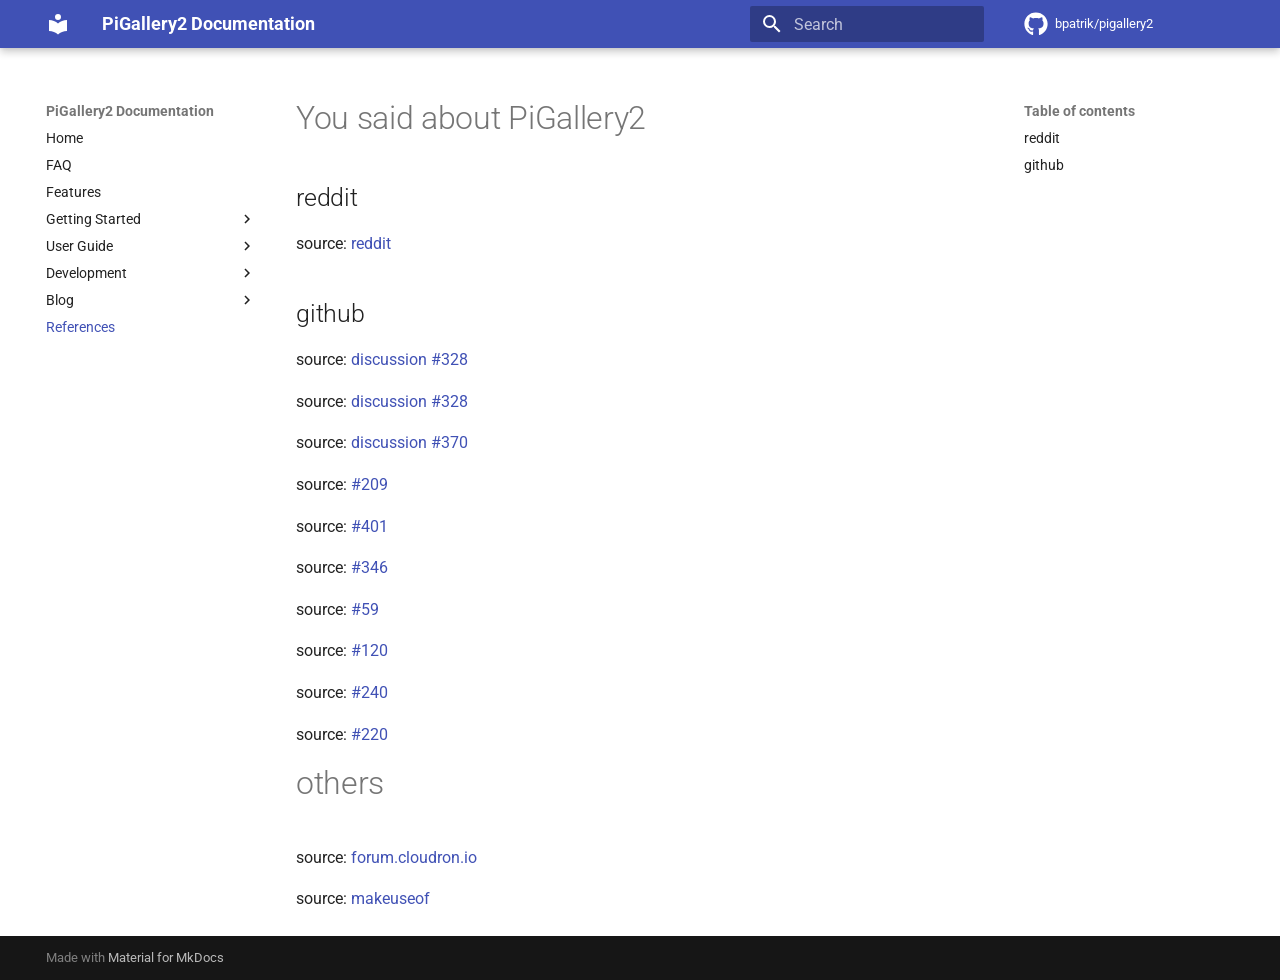
<file: references/index.html>
<!DOCTYPE html><html lang="en" class="no-js"><head>
    
      <meta charset="utf-8">
      <meta name="viewport" content="width=device-width,initial-scale=1">
      
      
      
        <link rel="canonical" href="https://bpatrik.github.io/pigallery2/references/">
      
      
        <link rel="prev" href="../blog/%5BTutorial%5D%20Pigallery2%20From%20Zero%20To%20Hero%202025/">
      
      
      
        
      
      
      <link rel="icon" href="../assets/images/favicon.png">
      <meta name="generator" content="mkdocs-1.6.1, mkdocs-material-9.7.7">
    
    
      
        <title>References - PiGallery2 Documentation</title>
      
    
    
      <link rel="stylesheet" href="../assets/stylesheets/main.ec1eaa64.min.css">
      
        
        <link rel="stylesheet" href="../assets/stylesheets/palette.ab4e12ef.min.css">
      
      


    
    
      
    
    
      
        
        
        <link rel="preconnect" href="https://fonts.gstatic.com" crossorigin="">
        <link rel="stylesheet" href="https://fonts.googleapis.com/css?family=Roboto:300,300i,400,400i,700,700i%7CRoboto+Mono:400,400i,700,700i&amp;display=fallback">
        <style>:root{--md-text-font:"Roboto";--md-code-font:"Roboto Mono"}</style>
      
    
    
    <script>__md_scope=new URL("..",location),__md_hash=e=>[...e].reduce(((e,_)=>(e<<5)-e+_.charCodeAt(0)),0),__md_get=(e,_=localStorage,t=__md_scope)=>JSON.parse(_.getItem(t.pathname+"."+e)),__md_set=(e,_,t=localStorage,a=__md_scope)=>{try{t.setItem(a.pathname+"."+e,JSON.stringify(_))}catch(e){}}</script>
    
      

    
    
  <link href="../assets/stylesheets/glightbox.min.css" rel="stylesheet"><script src="../assets/javascripts/glightbox.min.js"></script><style id="glightbox-style">
            html.glightbox-open { overflow: initial; height: 100%; }
            .gslide-title { margin-top: 0px; user-select: text; }
            .gslide-desc { color: #666; user-select: text; }
            .gslide-image img { background: white; }
            .gscrollbar-fixer { padding-right: 15px; }
            .gdesc-inner { font-size: 0.75rem; }
            body[data-md-color-scheme="slate"] .gdesc-inner { background: var(--md-default-bg-color); }
            body[data-md-color-scheme="slate"] .gslide-title { color: var(--md-default-fg-color); }
            body[data-md-color-scheme="slate"] .gslide-desc { color: var(--md-default-fg-color); }
        </style></head>
  
  
    
    
    
    
    
    <body dir="ltr" data-md-color-scheme="default" data-md-color-primary="indigo" data-md-color-accent="indigo">
  
    
    <input class="md-toggle" data-md-toggle="drawer" type="checkbox" id="__drawer" autocomplete="off">
    <input class="md-toggle" data-md-toggle="search" type="checkbox" id="__search" autocomplete="off">
    <label class="md-overlay" for="__drawer"></label>
    <div data-md-component="skip">
      
        
        <a href="#you-said-about-pigallery2" class="md-skip">
          Skip to content
        </a>
      
    </div>
    <div data-md-component="announce">
      
    </div>
    
    
      

  

<header class="md-header md-header--shadow" data-md-component="header">
  <nav class="md-header__inner md-grid" aria-label="Header">
    <a href=".." title="PiGallery2 Documentation" class="md-header__button md-logo" aria-label="PiGallery2 Documentation" data-md-component="logo">
      
  
  <svg xmlns="http://www.w3.org/2000/svg" viewBox="0 0 24 24"><path d="M12 8a3 3 0 0 0 3-3 3 3 0 0 0-3-3 3 3 0 0 0-3 3 3 3 0 0 0 3 3m0 3.54C9.64 9.35 6.5 8 3 8v11c3.5 0 6.64 1.35 9 3.54 2.36-2.19 5.5-3.54 9-3.54V8c-3.5 0-6.64 1.35-9 3.54"></path></svg>

    </a>
    <label class="md-header__button md-icon" for="__drawer">
      
      <svg xmlns="http://www.w3.org/2000/svg" viewBox="0 0 24 24"><path d="M3 6h18v2H3zm0 5h18v2H3zm0 5h18v2H3z"></path></svg>
    </label>
    <div class="md-header__title" data-md-component="header-title">
      <div class="md-header__ellipsis">
        <div class="md-header__topic">
          <span class="md-ellipsis">
            PiGallery2 Documentation
          </span>
        </div>
        <div class="md-header__topic" data-md-component="header-topic">
          <span class="md-ellipsis">
            
              References
            
          </span>
        </div>
      </div>
    </div>
    
      
    
    
    
    
      
      
        <label class="md-header__button md-icon" for="__search">
          
          <svg xmlns="http://www.w3.org/2000/svg" viewBox="0 0 24 24"><path d="M9.5 3A6.5 6.5 0 0 1 16 9.5c0 1.61-.59 3.09-1.56 4.23l.27.27h.79l5 5-1.5 1.5-5-5v-.79l-.27-.27A6.52 6.52 0 0 1 9.5 16 6.5 6.5 0 0 1 3 9.5 6.5 6.5 0 0 1 9.5 3m0 2C7 5 5 7 5 9.5S7 14 9.5 14 14 12 14 9.5 12 5 9.5 5"></path></svg>
        </label>
        <div class="md-search" data-md-component="search" role="dialog">
  <label class="md-search__overlay" for="__search"></label>
  <div class="md-search__inner" role="search">
    <form class="md-search__form" name="search">
      <input type="text" class="md-search__input" name="query" aria-label="Search" placeholder="Search" autocapitalize="off" autocorrect="off" autocomplete="off" spellcheck="false" data-md-component="search-query" required="">
      <label class="md-search__icon md-icon" for="__search">
        
        <svg xmlns="http://www.w3.org/2000/svg" viewBox="0 0 24 24"><path d="M9.5 3A6.5 6.5 0 0 1 16 9.5c0 1.61-.59 3.09-1.56 4.23l.27.27h.79l5 5-1.5 1.5-5-5v-.79l-.27-.27A6.52 6.52 0 0 1 9.5 16 6.5 6.5 0 0 1 3 9.5 6.5 6.5 0 0 1 9.5 3m0 2C7 5 5 7 5 9.5S7 14 9.5 14 14 12 14 9.5 12 5 9.5 5"></path></svg>
        
        <svg xmlns="http://www.w3.org/2000/svg" viewBox="0 0 24 24"><path d="M20 11v2H8l5.5 5.5-1.42 1.42L4.16 12l7.92-7.92L13.5 5.5 8 11z"></path></svg>
      </label>
      <nav class="md-search__options" aria-label="Search">
        
        <button type="reset" class="md-search__icon md-icon" title="Clear" aria-label="Clear" tabindex="-1">
          
          <svg xmlns="http://www.w3.org/2000/svg" viewBox="0 0 24 24"><path d="M19 6.41 17.59 5 12 10.59 6.41 5 5 6.41 10.59 12 5 17.59 6.41 19 12 13.41 17.59 19 19 17.59 13.41 12z"></path></svg>
        </button>
      </nav>
      
    </form>
    <div class="md-search__output">
      <div class="md-search__scrollwrap" tabindex="0" data-md-scrollfix="">
        <div class="md-search-result" data-md-component="search-result">
          <div class="md-search-result__meta">
            Initializing search
          </div>
          <ol class="md-search-result__list" role="presentation"></ol>
        </div>
      </div>
    </div>
  </div>
</div>
      
    
    
      <div class="md-header__source">
        <a href="https://github.com/bpatrik/pigallery2" title="Go to repository" class="md-source" data-md-component="source">
  <div class="md-source__icon md-icon">
    
    <svg xmlns="http://www.w3.org/2000/svg" viewBox="0 0 512 512"><!--! Font Awesome Free 7.1.0 by @fontawesome - https://fontawesome.com License - https://fontawesome.com/license/free (Icons: CC BY 4.0, Fonts: SIL OFL 1.1, Code: MIT License) Copyright 2025 Fonticons, Inc.--><path d="M173.9 397.4c0 2-2.3 3.6-5.2 3.6-3.3.3-5.6-1.3-5.6-3.6 0-2 2.3-3.6 5.2-3.6 3-.3 5.6 1.3 5.6 3.6m-31.1-4.5c-.7 2 1.3 4.3 4.3 4.9 2.6 1 5.6 0 6.2-2s-1.3-4.3-4.3-5.2c-2.6-.7-5.5.3-6.2 2.3m44.2-1.7c-2.9.7-4.9 2.6-4.6 4.9.3 2 2.9 3.3 5.9 2.6 2.9-.7 4.9-2.6 4.6-4.6-.3-1.9-3-3.2-5.9-2.9M252.8 8C114.1 8 8 113.3 8 252c0 110.9 69.8 205.8 169.5 239.2 12.8 2.3 17.3-5.6 17.3-12.1 0-6.2-.3-40.4-.3-61.4 0 0-70 15-84.7-29.8 0 0-11.4-29.1-27.8-36.6 0 0-22.9-15.7 1.6-15.4 0 0 24.9 2 38.6 25.8 21.9 38.6 58.6 27.5 72.9 20.9 2.3-16 8.8-27.1 16-33.7-55.9-6.2-112.3-14.3-112.3-110.5 0-27.5 7.6-41.3 23.6-58.9-2.6-6.5-11.1-33.3 2.6-67.9 20.9-6.5 69 27 69 27 20-5.6 41.5-8.5 62.8-8.5s42.8 2.9 62.8 8.5c0 0 48.1-33.6 69-27 13.7 34.7 5.2 61.4 2.6 67.9 16 17.7 25.8 31.5 25.8 58.9 0 96.5-58.9 104.2-114.8 110.5 9.2 7.9 17 22.9 17 46.4 0 33.7-.3 75.4-.3 83.6 0 6.5 4.6 14.4 17.3 12.1C436.2 457.8 504 362.9 504 252 504 113.3 391.5 8 252.8 8M105.2 352.9c-1.3 1-1 3.3.7 5.2 1.6 1.6 3.9 2.3 5.2 1 1.3-1 1-3.3-.7-5.2-1.6-1.6-3.9-2.3-5.2-1m-10.8-8.1c-.7 1.3.3 2.9 2.3 3.9 1.6 1 3.6.7 4.3-.7.7-1.3-.3-2.9-2.3-3.9-2-.6-3.6-.3-4.3.7m32.4 35.6c-1.6 1.3-1 4.3 1.3 6.2 2.3 2.3 5.2 2.6 6.5 1 1.3-1.3.7-4.3-1.3-6.2-2.2-2.3-5.2-2.6-6.5-1m-11.4-14.7c-1.6 1-1.6 3.6 0 5.9s4.3 3.3 5.6 2.3c1.6-1.3 1.6-3.9 0-6.2-1.4-2.3-4-3.3-5.6-2"></path></svg>
  </div>
  <div class="md-source__repository">
    bpatrik/pigallery2
  </div>
</a>
      </div>
    
  </nav>
  
</header>
    
    <div class="md-container" data-md-component="container">
      
      
        
          
        
      
      <main class="md-main" data-md-component="main">
        <div class="md-main__inner md-grid">
          
            
              
              <div class="md-sidebar md-sidebar--primary" data-md-component="sidebar" data-md-type="navigation">
                <div class="md-sidebar__scrollwrap">
                  <div class="md-sidebar__inner">
                    



<nav class="md-nav md-nav--primary" aria-label="Navigation" data-md-level="0">
  <label class="md-nav__title" for="__drawer">
    <a href=".." title="PiGallery2 Documentation" class="md-nav__button md-logo" aria-label="PiGallery2 Documentation" data-md-component="logo">
      
  
  <svg xmlns="http://www.w3.org/2000/svg" viewBox="0 0 24 24"><path d="M12 8a3 3 0 0 0 3-3 3 3 0 0 0-3-3 3 3 0 0 0-3 3 3 3 0 0 0 3 3m0 3.54C9.64 9.35 6.5 8 3 8v11c3.5 0 6.64 1.35 9 3.54 2.36-2.19 5.5-3.54 9-3.54V8c-3.5 0-6.64 1.35-9 3.54"></path></svg>

    </a>
    PiGallery2 Documentation
  </label>
  
    <div class="md-nav__source">
      <a href="https://github.com/bpatrik/pigallery2" title="Go to repository" class="md-source" data-md-component="source">
  <div class="md-source__icon md-icon">
    
    <svg xmlns="http://www.w3.org/2000/svg" viewBox="0 0 512 512"><!--! Font Awesome Free 7.1.0 by @fontawesome - https://fontawesome.com License - https://fontawesome.com/license/free (Icons: CC BY 4.0, Fonts: SIL OFL 1.1, Code: MIT License) Copyright 2025 Fonticons, Inc.--><path d="M173.9 397.4c0 2-2.3 3.6-5.2 3.6-3.3.3-5.6-1.3-5.6-3.6 0-2 2.3-3.6 5.2-3.6 3-.3 5.6 1.3 5.6 3.6m-31.1-4.5c-.7 2 1.3 4.3 4.3 4.9 2.6 1 5.6 0 6.2-2s-1.3-4.3-4.3-5.2c-2.6-.7-5.5.3-6.2 2.3m44.2-1.7c-2.9.7-4.9 2.6-4.6 4.9.3 2 2.9 3.3 5.9 2.6 2.9-.7 4.9-2.6 4.6-4.6-.3-1.9-3-3.2-5.9-2.9M252.8 8C114.1 8 8 113.3 8 252c0 110.9 69.8 205.8 169.5 239.2 12.8 2.3 17.3-5.6 17.3-12.1 0-6.2-.3-40.4-.3-61.4 0 0-70 15-84.7-29.8 0 0-11.4-29.1-27.8-36.6 0 0-22.9-15.7 1.6-15.4 0 0 24.9 2 38.6 25.8 21.9 38.6 58.6 27.5 72.9 20.9 2.3-16 8.8-27.1 16-33.7-55.9-6.2-112.3-14.3-112.3-110.5 0-27.5 7.6-41.3 23.6-58.9-2.6-6.5-11.1-33.3 2.6-67.9 20.9-6.5 69 27 69 27 20-5.6 41.5-8.5 62.8-8.5s42.8 2.9 62.8 8.5c0 0 48.1-33.6 69-27 13.7 34.7 5.2 61.4 2.6 67.9 16 17.7 25.8 31.5 25.8 58.9 0 96.5-58.9 104.2-114.8 110.5 9.2 7.9 17 22.9 17 46.4 0 33.7-.3 75.4-.3 83.6 0 6.5 4.6 14.4 17.3 12.1C436.2 457.8 504 362.9 504 252 504 113.3 391.5 8 252.8 8M105.2 352.9c-1.3 1-1 3.3.7 5.2 1.6 1.6 3.9 2.3 5.2 1 1.3-1 1-3.3-.7-5.2-1.6-1.6-3.9-2.3-5.2-1m-10.8-8.1c-.7 1.3.3 2.9 2.3 3.9 1.6 1 3.6.7 4.3-.7.7-1.3-.3-2.9-2.3-3.9-2-.6-3.6-.3-4.3.7m32.4 35.6c-1.6 1.3-1 4.3 1.3 6.2 2.3 2.3 5.2 2.6 6.5 1 1.3-1.3.7-4.3-1.3-6.2-2.2-2.3-5.2-2.6-6.5-1m-11.4-14.7c-1.6 1-1.6 3.6 0 5.9s4.3 3.3 5.6 2.3c1.6-1.3 1.6-3.9 0-6.2-1.4-2.3-4-3.3-5.6-2"></path></svg>
  </div>
  <div class="md-source__repository">
    bpatrik/pigallery2
  </div>
</a>
    </div>
  
  <ul class="md-nav__list" data-md-scrollfix="">
    
      
      
  
  
  
  
    <li class="md-nav__item">
      <a href=".." class="md-nav__link">
        
  
  
  <span class="md-ellipsis">
    
  
    Home
  

    
  </span>
  
  

      </a>
    </li>
  

    
      
      
  
  
  
  
    <li class="md-nav__item">
      <a href="../faq/" class="md-nav__link">
        
  
  
  <span class="md-ellipsis">
    
  
    FAQ
  

    
  </span>
  
  

      </a>
    </li>
  

    
      
      
  
  
  
  
    <li class="md-nav__item">
      <a href="../features/" class="md-nav__link">
        
  
  
  <span class="md-ellipsis">
    
  
    Features
  

    
  </span>
  
  

      </a>
    </li>
  

    
      
      
  
  
  
  
    
    
    
    
    
    <li class="md-nav__item md-nav__item--nested">
      
        
        
        <input class="md-nav__toggle md-toggle " type="checkbox" id="__nav_4">
        
          
          <label class="md-nav__link" for="__nav_4" id="__nav_4_label" tabindex="0">
            
  
  
  <span class="md-ellipsis">
    
  
    Getting Started
  

    
  </span>
  
  

            <span class="md-nav__icon md-icon"></span>
          </label>
        
        <nav class="md-nav" data-md-level="1" aria-labelledby="__nav_4_label" aria-expanded="false">
          <label class="md-nav__title" for="__nav_4">
            <span class="md-nav__icon md-icon"></span>
            
  
    Getting Started
  

          </label>
          <ul class="md-nav__list" data-md-scrollfix="">
            
              
                
  
  
  
  
    <li class="md-nav__item">
      <a href="../setup/docker/" class="md-nav__link">
        
  
  
  <span class="md-ellipsis">
    
  
    Docker (Recommended)
  

    
  </span>
  
  

      </a>
    </li>
  

              
            
              
                
  
  
  
  
    
    
    
    
    
    <li class="md-nav__item md-nav__item--nested">
      
        
        
        <input class="md-nav__toggle md-toggle " type="checkbox" id="__nav_4_2">
        
          
          <label class="md-nav__link" for="__nav_4_2" id="__nav_4_2_label" tabindex="0">
            
  
  
  <span class="md-ellipsis">
    
  
    Advanced
  

    
  </span>
  
  

            <span class="md-nav__icon md-icon"></span>
          </label>
        
        <nav class="md-nav" data-md-level="2" aria-labelledby="__nav_4_2_label" aria-expanded="false">
          <label class="md-nav__title" for="__nav_4_2">
            <span class="md-nav__icon md-icon"></span>
            
  
    Advanced
  

          </label>
          <ul class="md-nav__list" data-md-scrollfix="">
            
              
                
  
  
  
  
    <li class="md-nav__item">
      <a href="../setup/advanced/advanced-docker-npm-portainer/" class="md-nav__link">
        
  
  
  <span class="md-ellipsis">
    
  
    Portainer &amp; NPM
  

    
  </span>
  
  

      </a>
    </li>
  

              
            
              
                
  
  
  
  
    <li class="md-nav__item">
      <a href="../setup/advanced/authentik/" class="md-nav__link">
        
  
  
  <span class="md-ellipsis">
    
  
    ORCID with Authentik SSO (Optional)
  

    
  </span>
  
  

      </a>
    </li>
  

              
            
          </ul>
        </nav>
      
    </li>
  

              
            
              
                
  
  
  
  
    <li class="md-nav__item">
      <a href="../setup/direct-install/" class="md-nav__link">
        
  
  
  <span class="md-ellipsis">
    
  
    Direct Install (Unsupported)
  

    
  </span>
  
  

      </a>
    </li>
  

              
            
          </ul>
        </nav>
      
    </li>
  

    
      
      
  
  
  
  
    
    
    
    
    
    <li class="md-nav__item md-nav__item--nested">
      
        
        
        <input class="md-nav__toggle md-toggle " type="checkbox" id="__nav_5">
        
          
          <label class="md-nav__link" for="__nav_5" id="__nav_5_label" tabindex="0">
            
  
  
  <span class="md-ellipsis">
    
  
    User Guide
  

    
  </span>
  
  

            <span class="md-nav__icon md-icon"></span>
          </label>
        
        <nav class="md-nav" data-md-level="1" aria-labelledby="__nav_5_label" aria-expanded="false">
          <label class="md-nav__title" for="__nav_5">
            <span class="md-nav__icon md-icon"></span>
            
  
    User Guide
  

          </label>
          <ul class="md-nav__list" data-md-scrollfix="">
            
              
                
  
  
  
  
    <li class="md-nav__item">
      <a href="../user-guide/configuration/" class="md-nav__link">
        
  
  
  <span class="md-ellipsis">
    
  
    Configuration
  

    
  </span>
  
  

      </a>
    </li>
  

              
            
              
                
  
  
  
  
    <li class="md-nav__item">
      <a href="../user-guide/user-rights/" class="md-nav__link">
        
  
  
  <span class="md-ellipsis">
    
  
    User Rights
  

    
  </span>
  
  

      </a>
    </li>
  

              
            
          </ul>
        </nav>
      
    </li>
  

    
      
      
  
  
  
  
    
    
    
    
    
    <li class="md-nav__item md-nav__item--nested">
      
        
        
        <input class="md-nav__toggle md-toggle " type="checkbox" id="__nav_6">
        
          
          <label class="md-nav__link" for="__nav_6" id="__nav_6_label" tabindex="0">
            
  
  
  <span class="md-ellipsis">
    
  
    Development
  

    
  </span>
  
  

            <span class="md-nav__icon md-icon"></span>
          </label>
        
        <nav class="md-nav" data-md-level="1" aria-labelledby="__nav_6_label" aria-expanded="false">
          <label class="md-nav__title" for="__nav_6">
            <span class="md-nav__icon md-icon"></span>
            
  
    Development
  

          </label>
          <ul class="md-nav__list" data-md-scrollfix="">
            
              
                
  
  
  
  
    <li class="md-nav__item">
      <a href="../development/contributing/" class="md-nav__link">
        
  
  
  <span class="md-ellipsis">
    
  
    Contributing
  

    
  </span>
  
  

      </a>
    </li>
  

              
            
              
                
  
  
  
  
    <li class="md-nav__item">
      <a href="../development/docker-contributing/" class="md-nav__link">
        
  
  
  <span class="md-ellipsis">
    
  
    Docker Development
  

    
  </span>
  
  

      </a>
    </li>
  

              
            
              
                
  
  
  
  
    <li class="md-nav__item">
      <a href="../development/extensions/" class="md-nav__link">
        
  
  
  <span class="md-ellipsis">
    
  
    Extensions
  

    
  </span>
  
  

      </a>
    </li>
  

              
            
          </ul>
        </nav>
      
    </li>
  

    
      
      
  
  
  
  
    
    
    
    
    
    <li class="md-nav__item md-nav__item--nested">
      
        
        
        <input class="md-nav__toggle md-toggle " type="checkbox" id="__nav_7">
        
          
          <label class="md-nav__link" for="__nav_7" id="__nav_7_label" tabindex="0">
            
  
  
  <span class="md-ellipsis">
    
  
    Blog
  

    
  </span>
  
  

            <span class="md-nav__icon md-icon"></span>
          </label>
        
        <nav class="md-nav" data-md-level="1" aria-labelledby="__nav_7_label" aria-expanded="false">
          <label class="md-nav__title" for="__nav_7">
            <span class="md-nav__icon md-icon"></span>
            
  
    Blog
  

          </label>
          <ul class="md-nav__list" data-md-scrollfix="">
            
              
                
  
  
  
  
    <li class="md-nav__item">
      <a href="../blog/How%20do%20I%20use%20PiGallery2%202021/" class="md-nav__link">
        
  
  
  <span class="md-ellipsis">
    
  
    How do I use PiGallery2 (2021)
  

    
  </span>
  
  

      </a>
    </li>
  

              
            
              
                
  
  
  
  
    <li class="md-nav__item">
      <a href="../blog/The%20future%20of%20pigallery2%20v2.0.0%20and%20beyond%202023/" class="md-nav__link">
        
  
  
  <span class="md-ellipsis">
    
  
    The future of PiGallery2 (2023)
  

    
  </span>
  
  

      </a>
    </li>
  

              
            
              
                
  
  
  
  
    <li class="md-nav__item">
      <a href="../blog/%5BTutorial%5D%20Pigallery2%20From%20Zero%20To%20Hero%202025/" class="md-nav__link">
        
  
  
  <span class="md-ellipsis">
    
  
    From Zero To Hero (2025)
  

    
  </span>
  
  

      </a>
    </li>
  

              
            
          </ul>
        </nav>
      
    </li>
  

    
      
      
  
  
    
  
  
  
    <li class="md-nav__item md-nav__item--active">
      
      <input class="md-nav__toggle md-toggle" type="checkbox" id="__toc">
      
      
        
      
      
        <label class="md-nav__link md-nav__link--active" for="__toc">
          
  
  
  <span class="md-ellipsis">
    
  
    References
  

    
  </span>
  
  

          <span class="md-nav__icon md-icon"></span>
        </label>
      
      <a href="./" class="md-nav__link md-nav__link--active">
        
  
  
  <span class="md-ellipsis">
    
  
    References
  

    
  </span>
  
  

      </a>
      
        

<nav class="md-nav md-nav--secondary" aria-label="Table of contents">
  
  
  
    
  
  
    <label class="md-nav__title" for="__toc">
      <span class="md-nav__icon md-icon"></span>
      Table of contents
    </label>
    <ul class="md-nav__list" data-md-component="toc" data-md-scrollfix="">
      
        <li class="md-nav__item">
  <a href="#reddit" class="md-nav__link">
    <span class="md-ellipsis">
      
        reddit
      
    </span>
  </a>
  
</li>
      
        <li class="md-nav__item">
  <a href="#github" class="md-nav__link">
    <span class="md-ellipsis">
      
        github
      
    </span>
  </a>
  
</li>
      
    </ul>
  
</nav>
      
    </li>
  

    
  </ul>
</nav>
                  </div>
                </div>
              </div>
            
            
              
              <div class="md-sidebar md-sidebar--secondary" data-md-component="sidebar" data-md-type="toc">
                <div class="md-sidebar__scrollwrap">
                  <div class="md-sidebar__inner">
                    

<nav class="md-nav md-nav--secondary" aria-label="Table of contents">
  
  
  
    
  
  
    <label class="md-nav__title" for="__toc">
      <span class="md-nav__icon md-icon"></span>
      Table of contents
    </label>
    <ul class="md-nav__list" data-md-component="toc" data-md-scrollfix="">
      
        <li class="md-nav__item">
  <a href="#reddit" class="md-nav__link">
    <span class="md-ellipsis">
      
        reddit
      
    </span>
  </a>
  
</li>
      
        <li class="md-nav__item">
  <a href="#github" class="md-nav__link">
    <span class="md-ellipsis">
      
        github
      
    </span>
  </a>
  
</li>
      
    </ul>
  
</nav>
                  </div>
                </div>
              </div>
            
          
          
            <div class="md-content" data-md-component="content">
              
              <article class="md-content__inner md-typeset">
                
                  


  
  


<h1 id="you-said-about-pigallery2">You said about PiGallery2</h1>
<h2 id="reddit">reddit</h2>
<p></p>
<p>source: <a href="https://www.reddit.com/r/selfhosted/comments/yw2edx/i_just_want_to_show_some_love_for_pigallery2/">reddit</a></p>
<h2 id="github">github</h2>
<p></p>
<p>source: <a href="https://github.com/bpatrik/pigallery2/discussions/328">discussion #328</a></p>
<p></p>
<p>source: <a href="https://github.com/bpatrik/pigallery2/discussions/328">discussion #328</a></p>
<p></p>
<p>source: <a href="https://github.com/bpatrik/pigallery2/discussions/370">discussion #370</a></p>
<p></p>
<p>source: <a href="https://github.com/bpatrik/pigallery2/issues/209">#209</a></p>
<p></p>
<p>source: <a href="https://github.com/bpatrik/pigallery2/issues/401">#401</a></p>
<p></p>
<p>source: <a href="https://github.com/bpatrik/pigallery2/issues/346">#346</a></p>
<p>
source: <a href="https://github.com/bpatrik/pigallery2/issues/59">#59</a></p>
<p></p>
<p>source: <a href="https://github.com/bpatrik/pigallery2/issues/120">#120</a></p>
<p></p>
<p>source: <a href="https://github.com/bpatrik/pigallery2/issues/240">#240</a></p>
<p></p>
<p>source: <a href="https://github.com/bpatrik/pigallery2/issues/220">#220</a></p>
<h1 id="others">others</h1>
<p></p>
<p>source: <a href="https://forum.cloudron.io/topic/5193/pigallery2-best-google-photos-replacement-subjectively">forum.cloudron.io</a></p>
<p></p>
<p>source: <a href="https://www.makeuseof.com/how-to-install-and-use-pigallery2-on-your-raspberry-pi/">makeuseof</a></p>












                
              </article>
            </div>
          
          
<script>var target=document.getElementById(location.hash.slice(1));target&&target.name&&(target.checked=target.name.startsWith("__tabbed_"))</script>
        </div>
        
      </main>
      
        <footer class="md-footer">
  
  <div class="md-footer-meta md-typeset">
    <div class="md-footer-meta__inner md-grid">
      <div class="md-copyright">
  
  
    Made with
    <a href="https://squidfunk.github.io/mkdocs-material/" target="_blank" rel="noopener">
      Material for MkDocs
    </a>
  
</div>
      
    </div>
  </div>
</footer>
      
    </div>
    <div class="md-dialog" data-md-component="dialog">
      <div class="md-dialog__inner md-typeset"></div>
    </div>
    
    
    
      
      
      <script id="__config" type="application/json">{"annotate": null, "base": "..", "features": [], "search": "../assets/javascripts/workers/search.2c215733.min.js", "tags": null, "translations": {"clipboard.copied": "Copied to clipboard", "clipboard.copy": "Copy to clipboard", "search.result.more.one": "1 more on this page", "search.result.more.other": "# more on this page", "search.result.none": "No matching documents", "search.result.one": "1 matching document", "search.result.other": "# matching documents", "search.result.placeholder": "Type to start searching", "search.result.term.missing": "Missing", "select.version": "Select version"}, "version": null}</script>
    
    
      <script src="../assets/javascripts/bundle.d7400e89.min.js"></script>
      
    
  
<script id="init-glightbox">const lightbox = GLightbox({"touchNavigation": true, "loop": false, "zoomable": true, "draggable": true, "openEffect": "zoom", "closeEffect": "zoom", "slideEffect": "slide"});
document$.subscribe(()=>{ lightbox.reload(); });
</script></body></html>
</file>
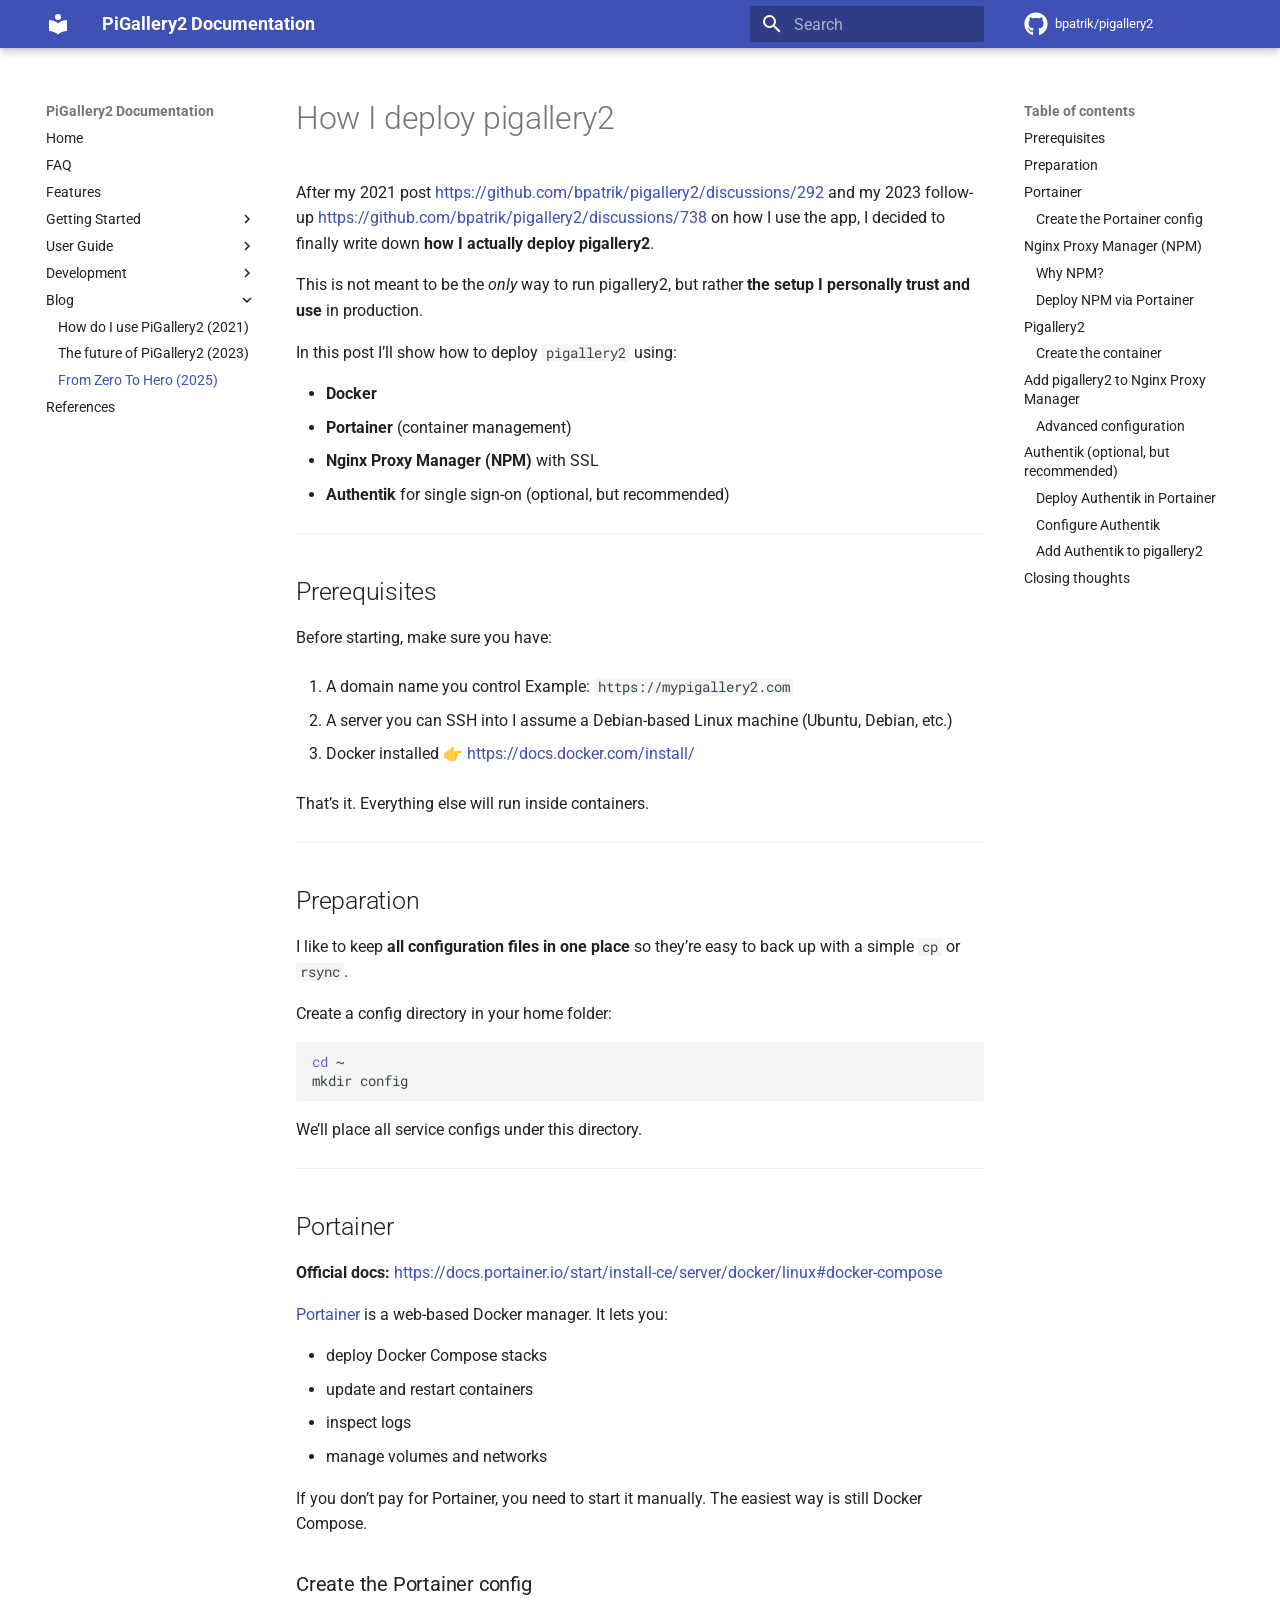
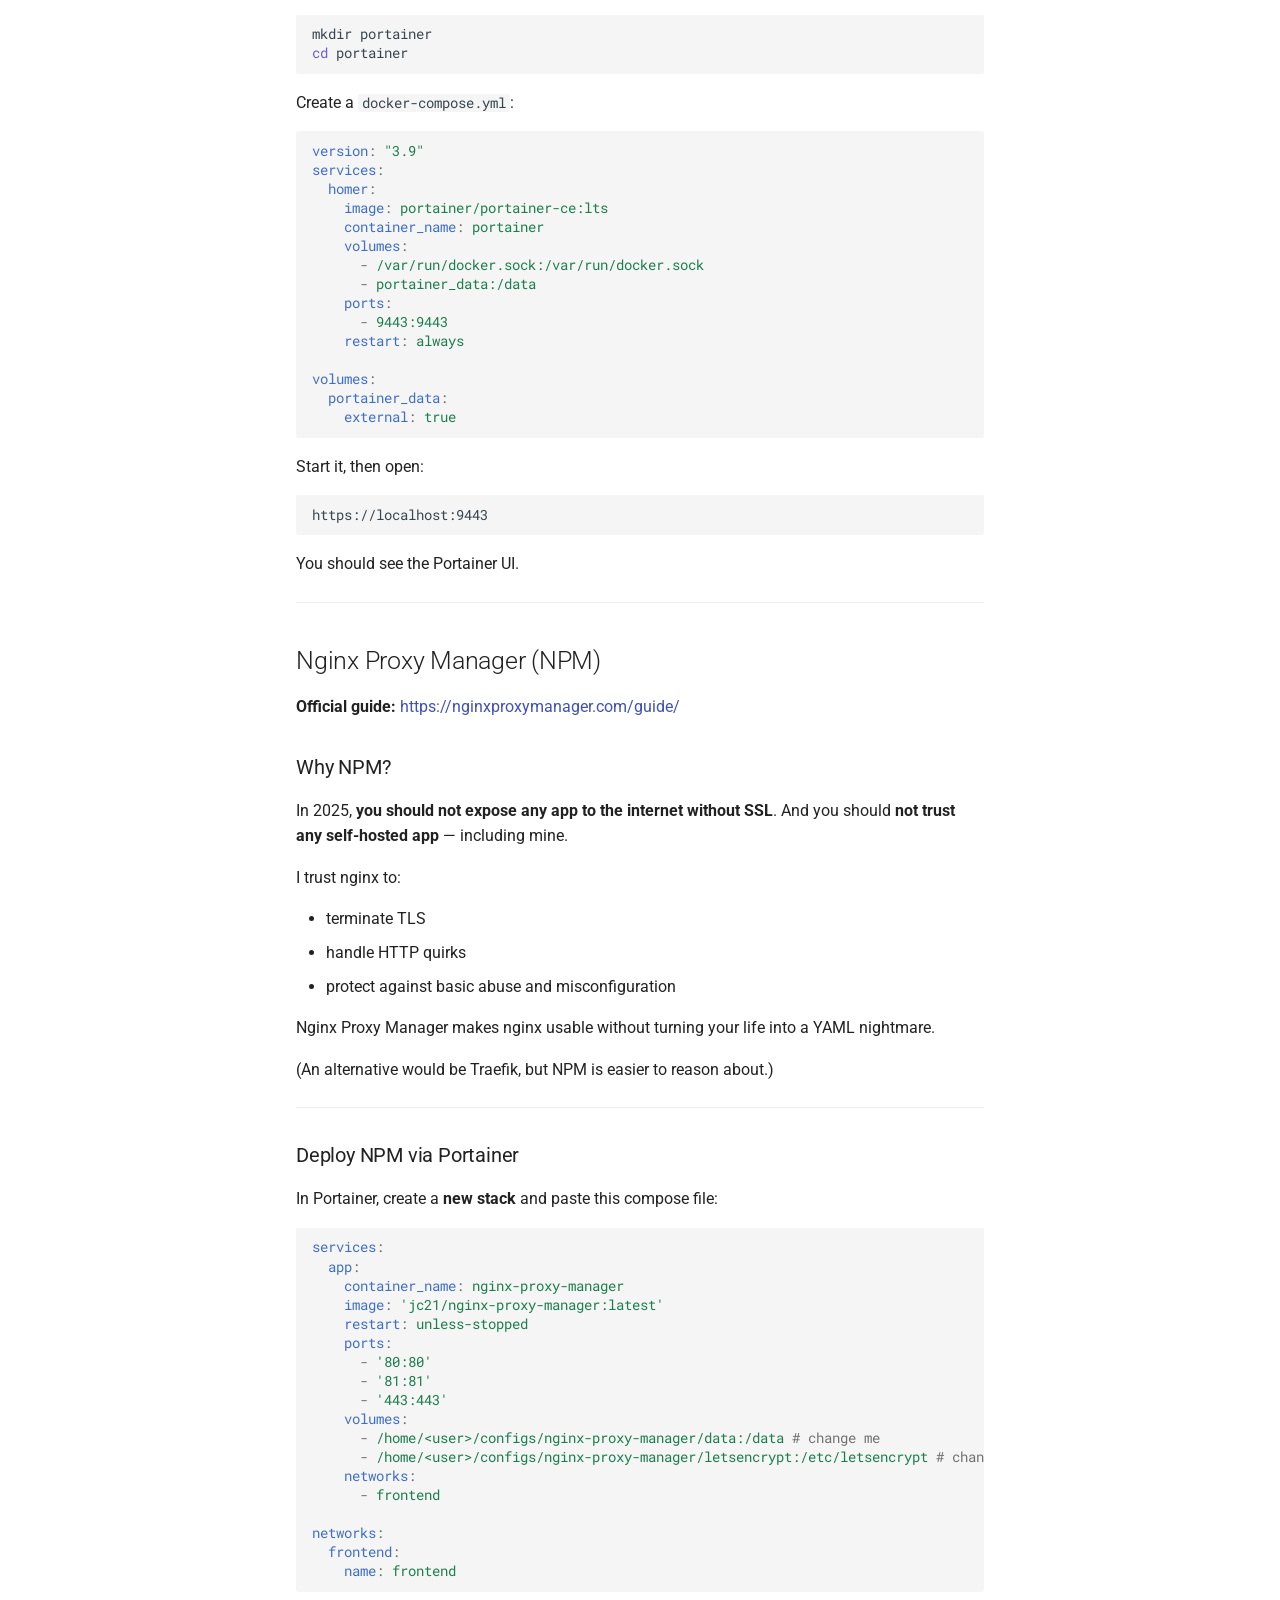
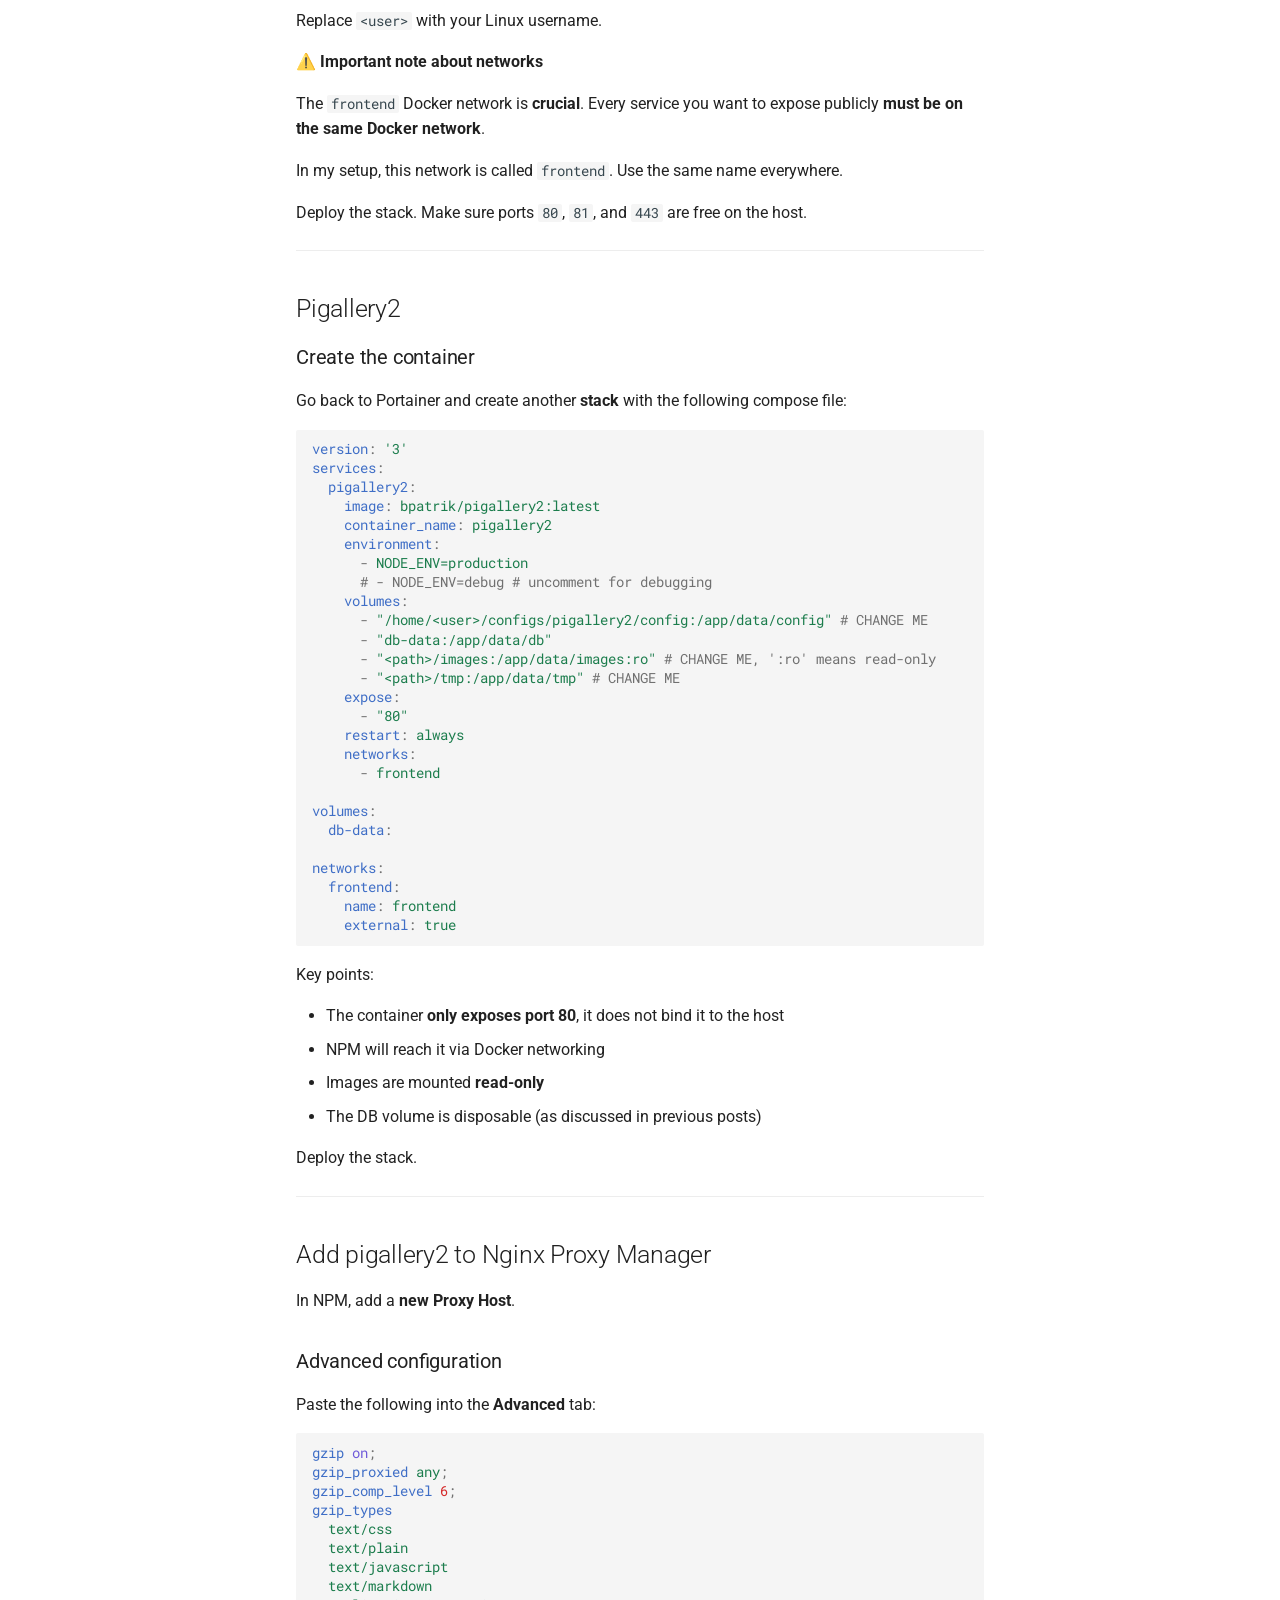
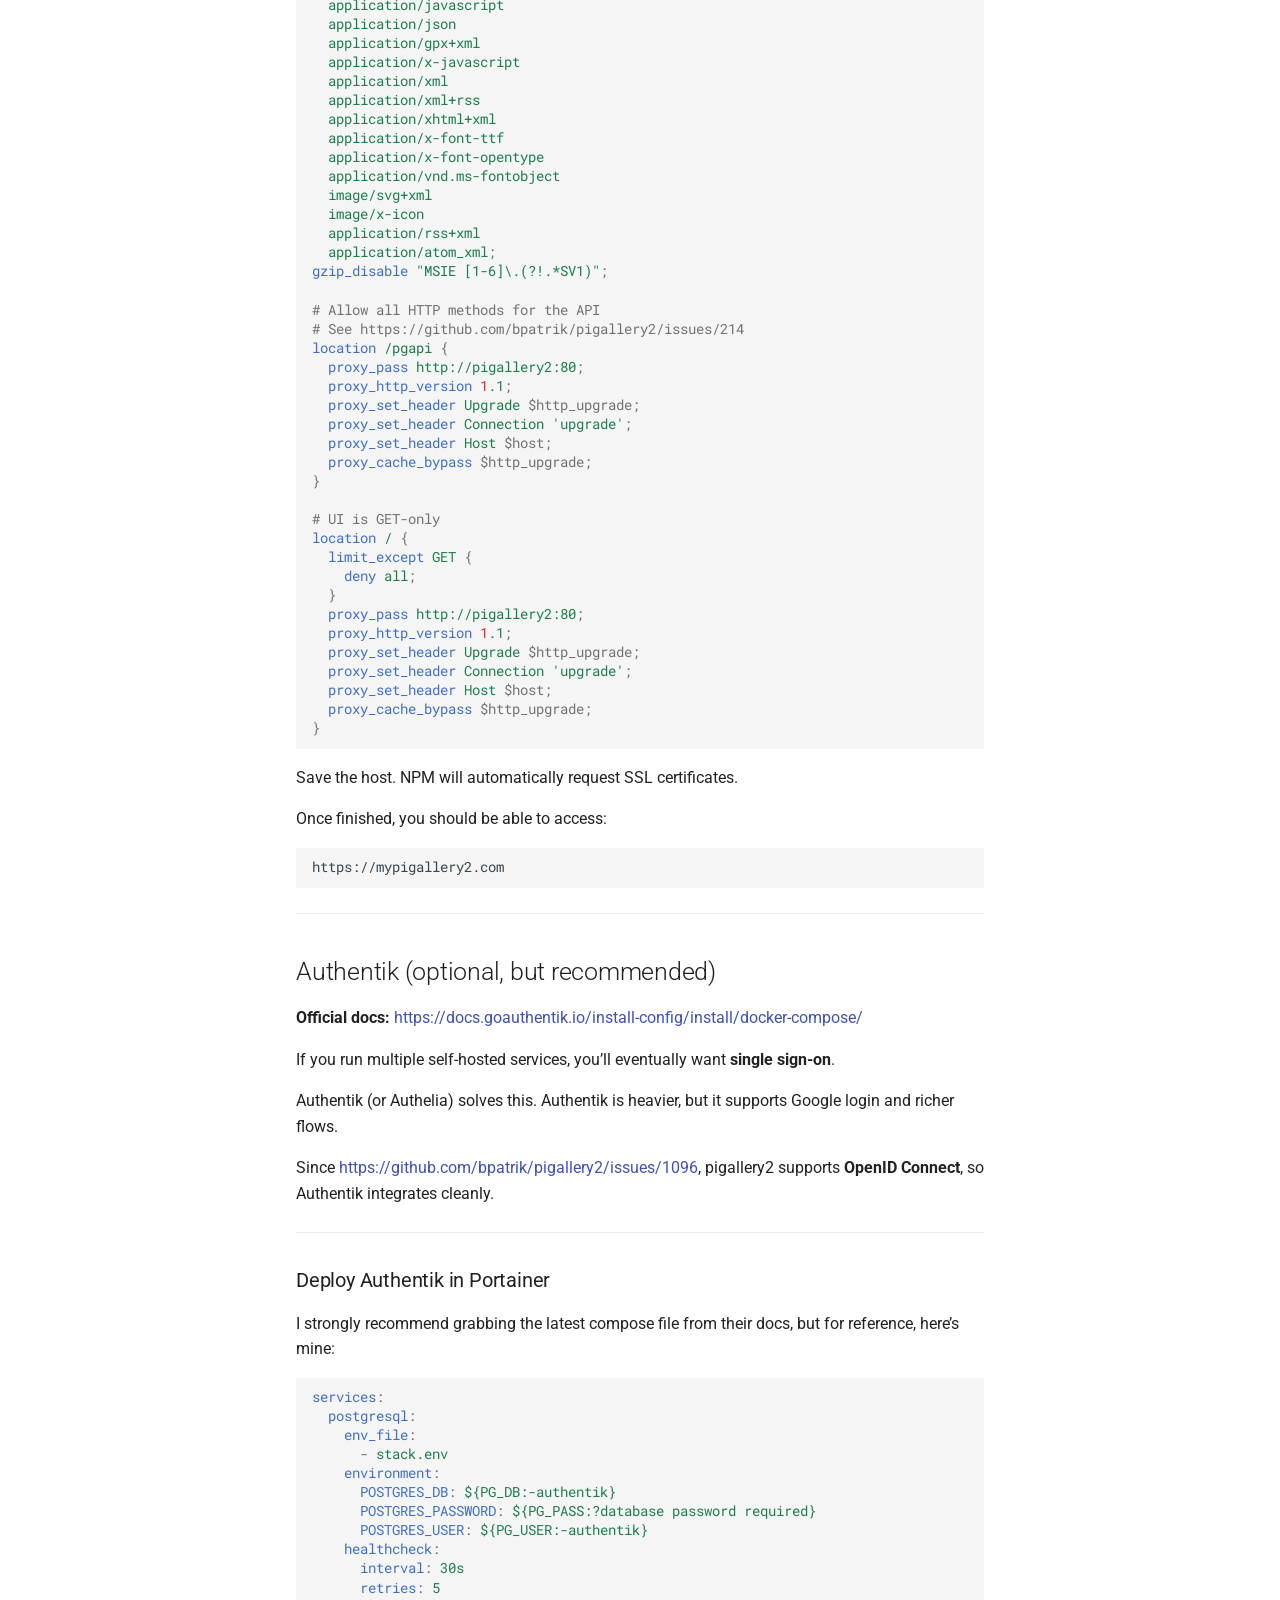
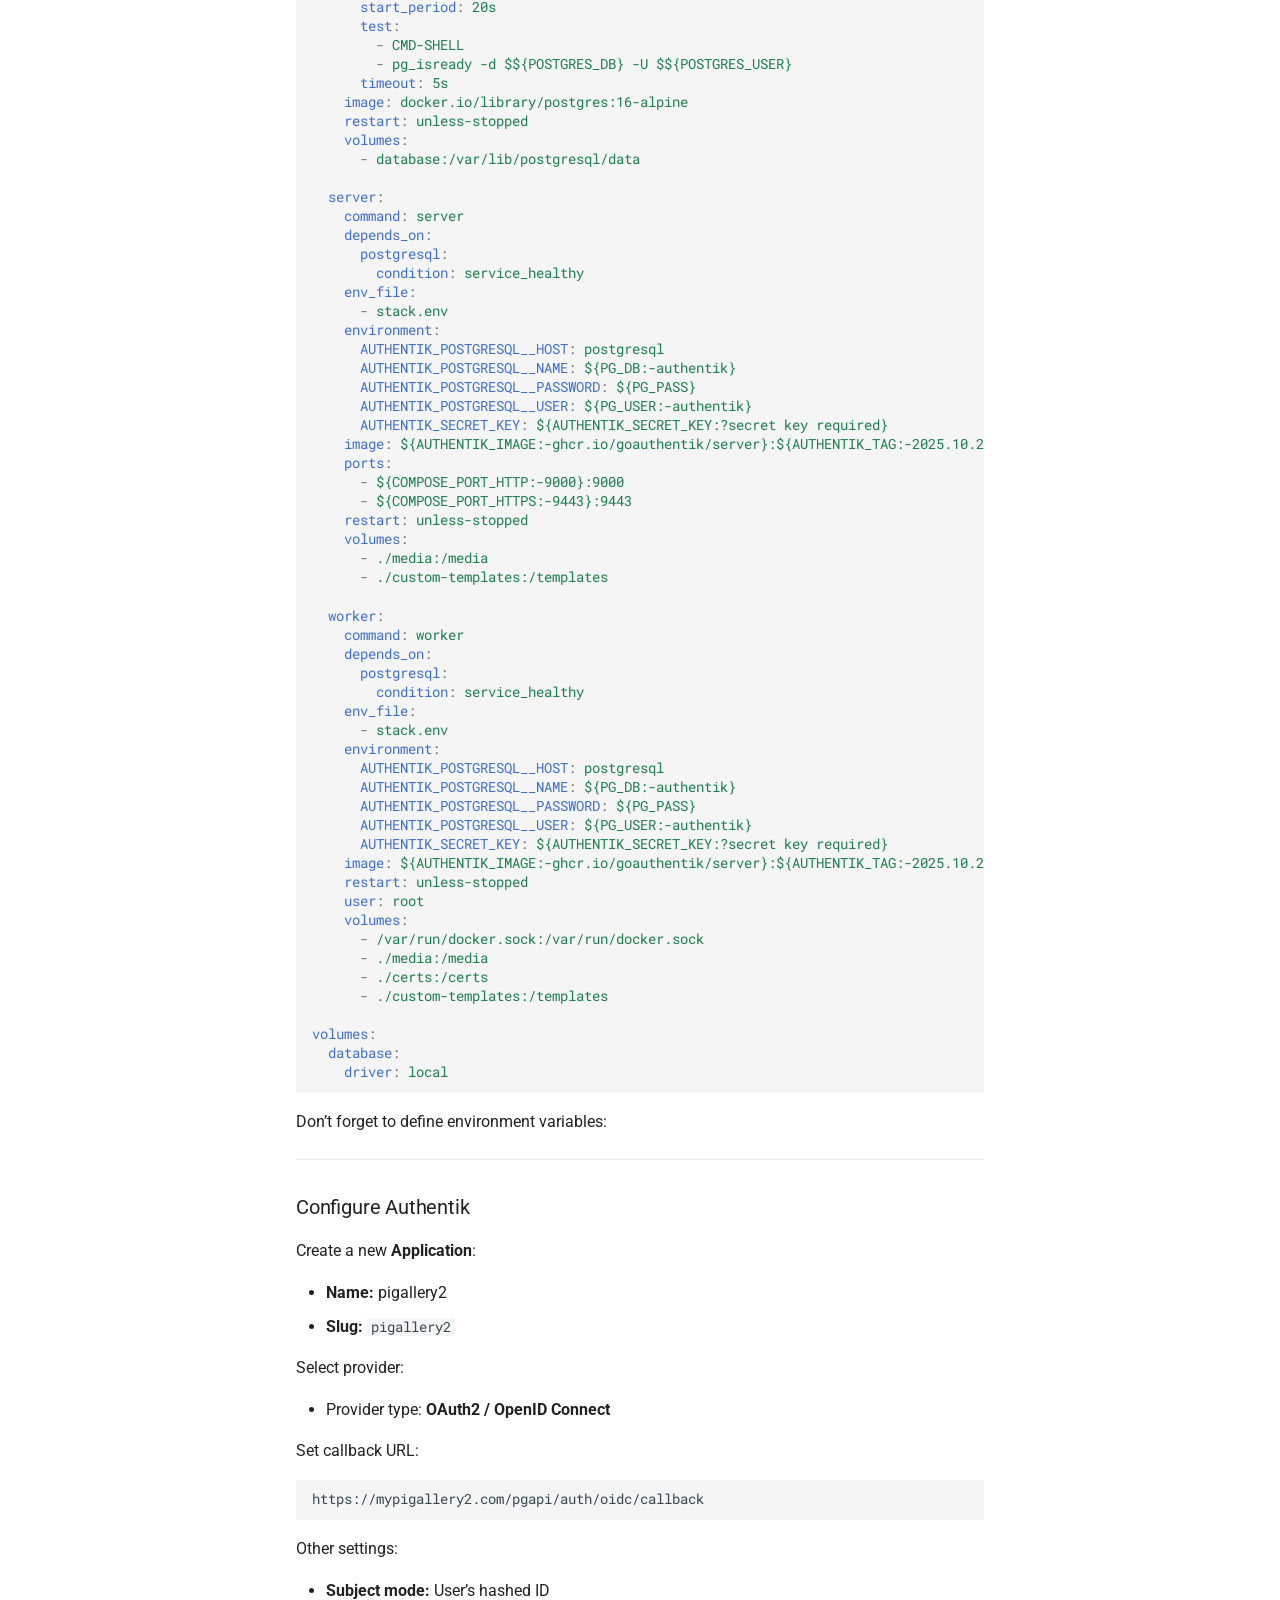
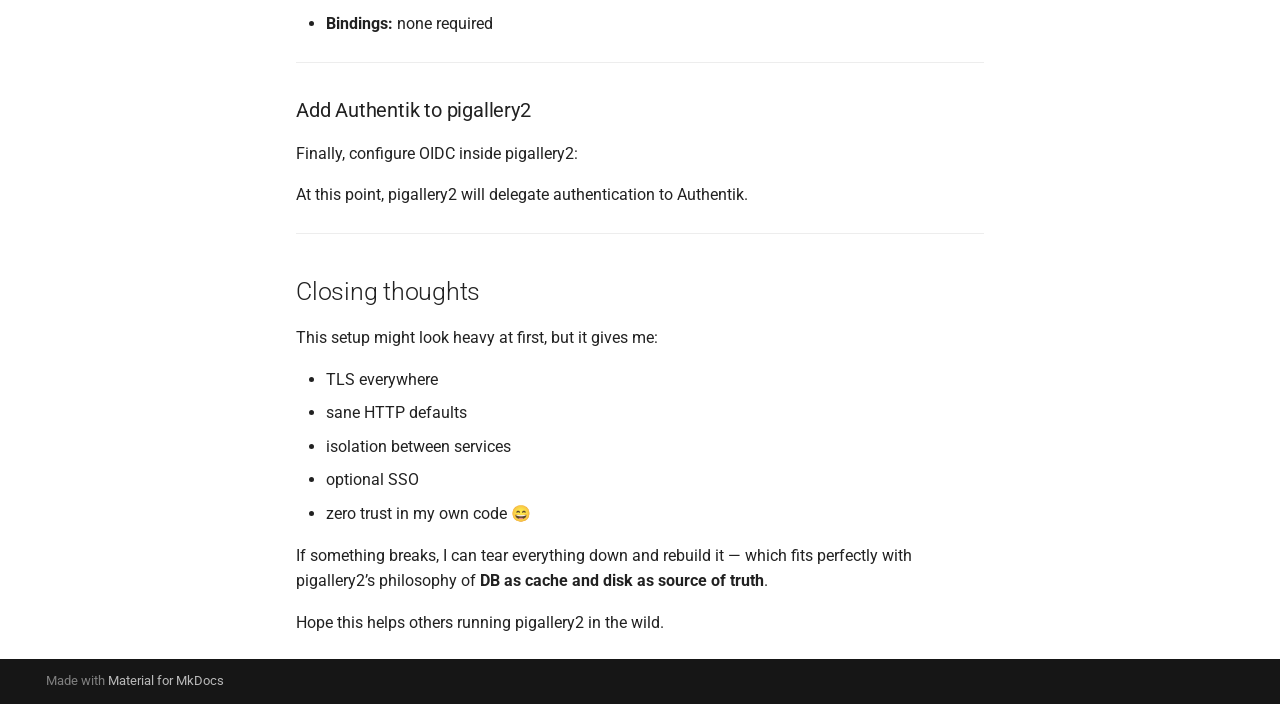
<file: blog/[Tutorial] Pigallery2 From Zero To Hero 2025/index.html>
<!DOCTYPE html><html lang="en" class="no-js"><head>
    
      <meta charset="utf-8">
      <meta name="viewport" content="width=device-width,initial-scale=1">
      
      
      
        <link rel="canonical" href="https://bpatrik.github.io/pigallery2/blog/%5BTutorial%5D%20Pigallery2%20From%20Zero%20To%20Hero%202025/">
      
      
        <link rel="prev" href="../The%20future%20of%20pigallery2%20v2.0.0%20and%20beyond%202023/">
      
      
        <link rel="next" href="../../references/">
      
      
        
      
      
      <link rel="icon" href="../../assets/images/favicon.png">
      <meta name="generator" content="mkdocs-1.6.1, mkdocs-material-9.7.7">
    
    
      
        <title>From Zero To Hero (2025) - PiGallery2 Documentation</title>
      
    
    
      <link rel="stylesheet" href="../../assets/stylesheets/main.ec1eaa64.min.css">
      
        
        <link rel="stylesheet" href="../../assets/stylesheets/palette.ab4e12ef.min.css">
      
      


    
    
      
    
    
      
        
        
        <link rel="preconnect" href="https://fonts.gstatic.com" crossorigin="">
        <link rel="stylesheet" href="https://fonts.googleapis.com/css?family=Roboto:300,300i,400,400i,700,700i%7CRoboto+Mono:400,400i,700,700i&amp;display=fallback">
        <style>:root{--md-text-font:"Roboto";--md-code-font:"Roboto Mono"}</style>
      
    
    
    <script>__md_scope=new URL("../..",location),__md_hash=e=>[...e].reduce(((e,_)=>(e<<5)-e+_.charCodeAt(0)),0),__md_get=(e,_=localStorage,t=__md_scope)=>JSON.parse(_.getItem(t.pathname+"."+e)),__md_set=(e,_,t=localStorage,a=__md_scope)=>{try{t.setItem(a.pathname+"."+e,JSON.stringify(_))}catch(e){}}</script>
    
      

    
    
  <link href="../../assets/stylesheets/glightbox.min.css" rel="stylesheet"><script src="../../assets/javascripts/glightbox.min.js"></script><style id="glightbox-style">
            html.glightbox-open { overflow: initial; height: 100%; }
            .gslide-title { margin-top: 0px; user-select: text; }
            .gslide-desc { color: #666; user-select: text; }
            .gslide-image img { background: white; }
            .gscrollbar-fixer { padding-right: 15px; }
            .gdesc-inner { font-size: 0.75rem; }
            body[data-md-color-scheme="slate"] .gdesc-inner { background: var(--md-default-bg-color); }
            body[data-md-color-scheme="slate"] .gslide-title { color: var(--md-default-fg-color); }
            body[data-md-color-scheme="slate"] .gslide-desc { color: var(--md-default-fg-color); }
        </style></head>
  
  
    
    
    
    
    
    <body dir="ltr" data-md-color-scheme="default" data-md-color-primary="indigo" data-md-color-accent="indigo">
  
    
    <input class="md-toggle" data-md-toggle="drawer" type="checkbox" id="__drawer" autocomplete="off">
    <input class="md-toggle" data-md-toggle="search" type="checkbox" id="__search" autocomplete="off">
    <label class="md-overlay" for="__drawer"></label>
    <div data-md-component="skip">
      
        
        <a href="#how-i-deploy-pigallery2" class="md-skip">
          Skip to content
        </a>
      
    </div>
    <div data-md-component="announce">
      
    </div>
    
    
      

  

<header class="md-header md-header--shadow" data-md-component="header">
  <nav class="md-header__inner md-grid" aria-label="Header">
    <a href="../.." title="PiGallery2 Documentation" class="md-header__button md-logo" aria-label="PiGallery2 Documentation" data-md-component="logo">
      
  
  <svg xmlns="http://www.w3.org/2000/svg" viewBox="0 0 24 24"><path d="M12 8a3 3 0 0 0 3-3 3 3 0 0 0-3-3 3 3 0 0 0-3 3 3 3 0 0 0 3 3m0 3.54C9.64 9.35 6.5 8 3 8v11c3.5 0 6.64 1.35 9 3.54 2.36-2.19 5.5-3.54 9-3.54V8c-3.5 0-6.64 1.35-9 3.54"></path></svg>

    </a>
    <label class="md-header__button md-icon" for="__drawer">
      
      <svg xmlns="http://www.w3.org/2000/svg" viewBox="0 0 24 24"><path d="M3 6h18v2H3zm0 5h18v2H3zm0 5h18v2H3z"></path></svg>
    </label>
    <div class="md-header__title" data-md-component="header-title">
      <div class="md-header__ellipsis">
        <div class="md-header__topic">
          <span class="md-ellipsis">
            PiGallery2 Documentation
          </span>
        </div>
        <div class="md-header__topic" data-md-component="header-topic">
          <span class="md-ellipsis">
            
              From Zero To Hero (2025)
            
          </span>
        </div>
      </div>
    </div>
    
      
    
    
    
    
      
      
        <label class="md-header__button md-icon" for="__search">
          
          <svg xmlns="http://www.w3.org/2000/svg" viewBox="0 0 24 24"><path d="M9.5 3A6.5 6.5 0 0 1 16 9.5c0 1.61-.59 3.09-1.56 4.23l.27.27h.79l5 5-1.5 1.5-5-5v-.79l-.27-.27A6.52 6.52 0 0 1 9.5 16 6.5 6.5 0 0 1 3 9.5 6.5 6.5 0 0 1 9.5 3m0 2C7 5 5 7 5 9.5S7 14 9.5 14 14 12 14 9.5 12 5 9.5 5"></path></svg>
        </label>
        <div class="md-search" data-md-component="search" role="dialog">
  <label class="md-search__overlay" for="__search"></label>
  <div class="md-search__inner" role="search">
    <form class="md-search__form" name="search">
      <input type="text" class="md-search__input" name="query" aria-label="Search" placeholder="Search" autocapitalize="off" autocorrect="off" autocomplete="off" spellcheck="false" data-md-component="search-query" required="">
      <label class="md-search__icon md-icon" for="__search">
        
        <svg xmlns="http://www.w3.org/2000/svg" viewBox="0 0 24 24"><path d="M9.5 3A6.5 6.5 0 0 1 16 9.5c0 1.61-.59 3.09-1.56 4.23l.27.27h.79l5 5-1.5 1.5-5-5v-.79l-.27-.27A6.52 6.52 0 0 1 9.5 16 6.5 6.5 0 0 1 3 9.5 6.5 6.5 0 0 1 9.5 3m0 2C7 5 5 7 5 9.5S7 14 9.5 14 14 12 14 9.5 12 5 9.5 5"></path></svg>
        
        <svg xmlns="http://www.w3.org/2000/svg" viewBox="0 0 24 24"><path d="M20 11v2H8l5.5 5.5-1.42 1.42L4.16 12l7.92-7.92L13.5 5.5 8 11z"></path></svg>
      </label>
      <nav class="md-search__options" aria-label="Search">
        
        <button type="reset" class="md-search__icon md-icon" title="Clear" aria-label="Clear" tabindex="-1">
          
          <svg xmlns="http://www.w3.org/2000/svg" viewBox="0 0 24 24"><path d="M19 6.41 17.59 5 12 10.59 6.41 5 5 6.41 10.59 12 5 17.59 6.41 19 12 13.41 17.59 19 19 17.59 13.41 12z"></path></svg>
        </button>
      </nav>
      
    </form>
    <div class="md-search__output">
      <div class="md-search__scrollwrap" tabindex="0" data-md-scrollfix="">
        <div class="md-search-result" data-md-component="search-result">
          <div class="md-search-result__meta">
            Initializing search
          </div>
          <ol class="md-search-result__list" role="presentation"></ol>
        </div>
      </div>
    </div>
  </div>
</div>
      
    
    
      <div class="md-header__source">
        <a href="https://github.com/bpatrik/pigallery2" title="Go to repository" class="md-source" data-md-component="source">
  <div class="md-source__icon md-icon">
    
    <svg xmlns="http://www.w3.org/2000/svg" viewBox="0 0 512 512"><!--! Font Awesome Free 7.1.0 by @fontawesome - https://fontawesome.com License - https://fontawesome.com/license/free (Icons: CC BY 4.0, Fonts: SIL OFL 1.1, Code: MIT License) Copyright 2025 Fonticons, Inc.--><path d="M173.9 397.4c0 2-2.3 3.6-5.2 3.6-3.3.3-5.6-1.3-5.6-3.6 0-2 2.3-3.6 5.2-3.6 3-.3 5.6 1.3 5.6 3.6m-31.1-4.5c-.7 2 1.3 4.3 4.3 4.9 2.6 1 5.6 0 6.2-2s-1.3-4.3-4.3-5.2c-2.6-.7-5.5.3-6.2 2.3m44.2-1.7c-2.9.7-4.9 2.6-4.6 4.9.3 2 2.9 3.3 5.9 2.6 2.9-.7 4.9-2.6 4.6-4.6-.3-1.9-3-3.2-5.9-2.9M252.8 8C114.1 8 8 113.3 8 252c0 110.9 69.8 205.8 169.5 239.2 12.8 2.3 17.3-5.6 17.3-12.1 0-6.2-.3-40.4-.3-61.4 0 0-70 15-84.7-29.8 0 0-11.4-29.1-27.8-36.6 0 0-22.9-15.7 1.6-15.4 0 0 24.9 2 38.6 25.8 21.9 38.6 58.6 27.5 72.9 20.9 2.3-16 8.8-27.1 16-33.7-55.9-6.2-112.3-14.3-112.3-110.5 0-27.5 7.6-41.3 23.6-58.9-2.6-6.5-11.1-33.3 2.6-67.9 20.9-6.5 69 27 69 27 20-5.6 41.5-8.5 62.8-8.5s42.8 2.9 62.8 8.5c0 0 48.1-33.6 69-27 13.7 34.7 5.2 61.4 2.6 67.9 16 17.7 25.8 31.5 25.8 58.9 0 96.5-58.9 104.2-114.8 110.5 9.2 7.9 17 22.9 17 46.4 0 33.7-.3 75.4-.3 83.6 0 6.5 4.6 14.4 17.3 12.1C436.2 457.8 504 362.9 504 252 504 113.3 391.5 8 252.8 8M105.2 352.9c-1.3 1-1 3.3.7 5.2 1.6 1.6 3.9 2.3 5.2 1 1.3-1 1-3.3-.7-5.2-1.6-1.6-3.9-2.3-5.2-1m-10.8-8.1c-.7 1.3.3 2.9 2.3 3.9 1.6 1 3.6.7 4.3-.7.7-1.3-.3-2.9-2.3-3.9-2-.6-3.6-.3-4.3.7m32.4 35.6c-1.6 1.3-1 4.3 1.3 6.2 2.3 2.3 5.2 2.6 6.5 1 1.3-1.3.7-4.3-1.3-6.2-2.2-2.3-5.2-2.6-6.5-1m-11.4-14.7c-1.6 1-1.6 3.6 0 5.9s4.3 3.3 5.6 2.3c1.6-1.3 1.6-3.9 0-6.2-1.4-2.3-4-3.3-5.6-2"></path></svg>
  </div>
  <div class="md-source__repository">
    bpatrik/pigallery2
  </div>
</a>
      </div>
    
  </nav>
  
</header>
    
    <div class="md-container" data-md-component="container">
      
      
        
          
        
      
      <main class="md-main" data-md-component="main">
        <div class="md-main__inner md-grid">
          
            
              
              <div class="md-sidebar md-sidebar--primary" data-md-component="sidebar" data-md-type="navigation">
                <div class="md-sidebar__scrollwrap">
                  <div class="md-sidebar__inner">
                    



<nav class="md-nav md-nav--primary" aria-label="Navigation" data-md-level="0">
  <label class="md-nav__title" for="__drawer">
    <a href="../.." title="PiGallery2 Documentation" class="md-nav__button md-logo" aria-label="PiGallery2 Documentation" data-md-component="logo">
      
  
  <svg xmlns="http://www.w3.org/2000/svg" viewBox="0 0 24 24"><path d="M12 8a3 3 0 0 0 3-3 3 3 0 0 0-3-3 3 3 0 0 0-3 3 3 3 0 0 0 3 3m0 3.54C9.64 9.35 6.5 8 3 8v11c3.5 0 6.64 1.35 9 3.54 2.36-2.19 5.5-3.54 9-3.54V8c-3.5 0-6.64 1.35-9 3.54"></path></svg>

    </a>
    PiGallery2 Documentation
  </label>
  
    <div class="md-nav__source">
      <a href="https://github.com/bpatrik/pigallery2" title="Go to repository" class="md-source" data-md-component="source">
  <div class="md-source__icon md-icon">
    
    <svg xmlns="http://www.w3.org/2000/svg" viewBox="0 0 512 512"><!--! Font Awesome Free 7.1.0 by @fontawesome - https://fontawesome.com License - https://fontawesome.com/license/free (Icons: CC BY 4.0, Fonts: SIL OFL 1.1, Code: MIT License) Copyright 2025 Fonticons, Inc.--><path d="M173.9 397.4c0 2-2.3 3.6-5.2 3.6-3.3.3-5.6-1.3-5.6-3.6 0-2 2.3-3.6 5.2-3.6 3-.3 5.6 1.3 5.6 3.6m-31.1-4.5c-.7 2 1.3 4.3 4.3 4.9 2.6 1 5.6 0 6.2-2s-1.3-4.3-4.3-5.2c-2.6-.7-5.5.3-6.2 2.3m44.2-1.7c-2.9.7-4.9 2.6-4.6 4.9.3 2 2.9 3.3 5.9 2.6 2.9-.7 4.9-2.6 4.6-4.6-.3-1.9-3-3.2-5.9-2.9M252.8 8C114.1 8 8 113.3 8 252c0 110.9 69.8 205.8 169.5 239.2 12.8 2.3 17.3-5.6 17.3-12.1 0-6.2-.3-40.4-.3-61.4 0 0-70 15-84.7-29.8 0 0-11.4-29.1-27.8-36.6 0 0-22.9-15.7 1.6-15.4 0 0 24.9 2 38.6 25.8 21.9 38.6 58.6 27.5 72.9 20.9 2.3-16 8.8-27.1 16-33.7-55.9-6.2-112.3-14.3-112.3-110.5 0-27.5 7.6-41.3 23.6-58.9-2.6-6.5-11.1-33.3 2.6-67.9 20.9-6.5 69 27 69 27 20-5.6 41.5-8.5 62.8-8.5s42.8 2.9 62.8 8.5c0 0 48.1-33.6 69-27 13.7 34.7 5.2 61.4 2.6 67.9 16 17.7 25.8 31.5 25.8 58.9 0 96.5-58.9 104.2-114.8 110.5 9.2 7.9 17 22.9 17 46.4 0 33.7-.3 75.4-.3 83.6 0 6.5 4.6 14.4 17.3 12.1C436.2 457.8 504 362.9 504 252 504 113.3 391.5 8 252.8 8M105.2 352.9c-1.3 1-1 3.3.7 5.2 1.6 1.6 3.9 2.3 5.2 1 1.3-1 1-3.3-.7-5.2-1.6-1.6-3.9-2.3-5.2-1m-10.8-8.1c-.7 1.3.3 2.9 2.3 3.9 1.6 1 3.6.7 4.3-.7.7-1.3-.3-2.9-2.3-3.9-2-.6-3.6-.3-4.3.7m32.4 35.6c-1.6 1.3-1 4.3 1.3 6.2 2.3 2.3 5.2 2.6 6.5 1 1.3-1.3.7-4.3-1.3-6.2-2.2-2.3-5.2-2.6-6.5-1m-11.4-14.7c-1.6 1-1.6 3.6 0 5.9s4.3 3.3 5.6 2.3c1.6-1.3 1.6-3.9 0-6.2-1.4-2.3-4-3.3-5.6-2"></path></svg>
  </div>
  <div class="md-source__repository">
    bpatrik/pigallery2
  </div>
</a>
    </div>
  
  <ul class="md-nav__list" data-md-scrollfix="">
    
      
      
  
  
  
  
    <li class="md-nav__item">
      <a href="../.." class="md-nav__link">
        
  
  
  <span class="md-ellipsis">
    
  
    Home
  

    
  </span>
  
  

      </a>
    </li>
  

    
      
      
  
  
  
  
    <li class="md-nav__item">
      <a href="../../faq/" class="md-nav__link">
        
  
  
  <span class="md-ellipsis">
    
  
    FAQ
  

    
  </span>
  
  

      </a>
    </li>
  

    
      
      
  
  
  
  
    <li class="md-nav__item">
      <a href="../../features/" class="md-nav__link">
        
  
  
  <span class="md-ellipsis">
    
  
    Features
  

    
  </span>
  
  

      </a>
    </li>
  

    
      
      
  
  
  
  
    
    
    
    
    
    <li class="md-nav__item md-nav__item--nested">
      
        
        
        <input class="md-nav__toggle md-toggle " type="checkbox" id="__nav_4">
        
          
          <label class="md-nav__link" for="__nav_4" id="__nav_4_label" tabindex="0">
            
  
  
  <span class="md-ellipsis">
    
  
    Getting Started
  

    
  </span>
  
  

            <span class="md-nav__icon md-icon"></span>
          </label>
        
        <nav class="md-nav" data-md-level="1" aria-labelledby="__nav_4_label" aria-expanded="false">
          <label class="md-nav__title" for="__nav_4">
            <span class="md-nav__icon md-icon"></span>
            
  
    Getting Started
  

          </label>
          <ul class="md-nav__list" data-md-scrollfix="">
            
              
                
  
  
  
  
    <li class="md-nav__item">
      <a href="../../setup/docker/" class="md-nav__link">
        
  
  
  <span class="md-ellipsis">
    
  
    Docker (Recommended)
  

    
  </span>
  
  

      </a>
    </li>
  

              
            
              
                
  
  
  
  
    
    
    
    
    
    <li class="md-nav__item md-nav__item--nested">
      
        
        
        <input class="md-nav__toggle md-toggle " type="checkbox" id="__nav_4_2">
        
          
          <label class="md-nav__link" for="__nav_4_2" id="__nav_4_2_label" tabindex="0">
            
  
  
  <span class="md-ellipsis">
    
  
    Advanced
  

    
  </span>
  
  

            <span class="md-nav__icon md-icon"></span>
          </label>
        
        <nav class="md-nav" data-md-level="2" aria-labelledby="__nav_4_2_label" aria-expanded="false">
          <label class="md-nav__title" for="__nav_4_2">
            <span class="md-nav__icon md-icon"></span>
            
  
    Advanced
  

          </label>
          <ul class="md-nav__list" data-md-scrollfix="">
            
              
                
  
  
  
  
    <li class="md-nav__item">
      <a href="../../setup/advanced/advanced-docker-npm-portainer/" class="md-nav__link">
        
  
  
  <span class="md-ellipsis">
    
  
    Portainer &amp; NPM
  

    
  </span>
  
  

      </a>
    </li>
  

              
            
              
                
  
  
  
  
    <li class="md-nav__item">
      <a href="../../setup/advanced/authentik/" class="md-nav__link">
        
  
  
  <span class="md-ellipsis">
    
  
    ORCID with Authentik SSO (Optional)
  

    
  </span>
  
  

      </a>
    </li>
  

              
            
          </ul>
        </nav>
      
    </li>
  

              
            
              
                
  
  
  
  
    <li class="md-nav__item">
      <a href="../../setup/direct-install/" class="md-nav__link">
        
  
  
  <span class="md-ellipsis">
    
  
    Direct Install (Unsupported)
  

    
  </span>
  
  

      </a>
    </li>
  

              
            
          </ul>
        </nav>
      
    </li>
  

    
      
      
  
  
  
  
    
    
    
    
    
    <li class="md-nav__item md-nav__item--nested">
      
        
        
        <input class="md-nav__toggle md-toggle " type="checkbox" id="__nav_5">
        
          
          <label class="md-nav__link" for="__nav_5" id="__nav_5_label" tabindex="0">
            
  
  
  <span class="md-ellipsis">
    
  
    User Guide
  

    
  </span>
  
  

            <span class="md-nav__icon md-icon"></span>
          </label>
        
        <nav class="md-nav" data-md-level="1" aria-labelledby="__nav_5_label" aria-expanded="false">
          <label class="md-nav__title" for="__nav_5">
            <span class="md-nav__icon md-icon"></span>
            
  
    User Guide
  

          </label>
          <ul class="md-nav__list" data-md-scrollfix="">
            
              
                
  
  
  
  
    <li class="md-nav__item">
      <a href="../../user-guide/configuration/" class="md-nav__link">
        
  
  
  <span class="md-ellipsis">
    
  
    Configuration
  

    
  </span>
  
  

      </a>
    </li>
  

              
            
              
                
  
  
  
  
    <li class="md-nav__item">
      <a href="../../user-guide/user-rights/" class="md-nav__link">
        
  
  
  <span class="md-ellipsis">
    
  
    User Rights
  

    
  </span>
  
  

      </a>
    </li>
  

              
            
          </ul>
        </nav>
      
    </li>
  

    
      
      
  
  
  
  
    
    
    
    
    
    <li class="md-nav__item md-nav__item--nested">
      
        
        
        <input class="md-nav__toggle md-toggle " type="checkbox" id="__nav_6">
        
          
          <label class="md-nav__link" for="__nav_6" id="__nav_6_label" tabindex="0">
            
  
  
  <span class="md-ellipsis">
    
  
    Development
  

    
  </span>
  
  

            <span class="md-nav__icon md-icon"></span>
          </label>
        
        <nav class="md-nav" data-md-level="1" aria-labelledby="__nav_6_label" aria-expanded="false">
          <label class="md-nav__title" for="__nav_6">
            <span class="md-nav__icon md-icon"></span>
            
  
    Development
  

          </label>
          <ul class="md-nav__list" data-md-scrollfix="">
            
              
                
  
  
  
  
    <li class="md-nav__item">
      <a href="../../development/contributing/" class="md-nav__link">
        
  
  
  <span class="md-ellipsis">
    
  
    Contributing
  

    
  </span>
  
  

      </a>
    </li>
  

              
            
              
                
  
  
  
  
    <li class="md-nav__item">
      <a href="../../development/docker-contributing/" class="md-nav__link">
        
  
  
  <span class="md-ellipsis">
    
  
    Docker Development
  

    
  </span>
  
  

      </a>
    </li>
  

              
            
              
                
  
  
  
  
    <li class="md-nav__item">
      <a href="../../development/extensions/" class="md-nav__link">
        
  
  
  <span class="md-ellipsis">
    
  
    Extensions
  

    
  </span>
  
  

      </a>
    </li>
  

              
            
          </ul>
        </nav>
      
    </li>
  

    
      
      
  
  
    
  
  
  
    
    
    
    
    
    <li class="md-nav__item md-nav__item--active md-nav__item--nested">
      
        
        
        <input class="md-nav__toggle md-toggle " type="checkbox" id="__nav_7" checked="">
        
          
          <label class="md-nav__link" for="__nav_7" id="__nav_7_label" tabindex="0">
            
  
  
  <span class="md-ellipsis">
    
  
    Blog
  

    
  </span>
  
  

            <span class="md-nav__icon md-icon"></span>
          </label>
        
        <nav class="md-nav" data-md-level="1" aria-labelledby="__nav_7_label" aria-expanded="true">
          <label class="md-nav__title" for="__nav_7">
            <span class="md-nav__icon md-icon"></span>
            
  
    Blog
  

          </label>
          <ul class="md-nav__list" data-md-scrollfix="">
            
              
                
  
  
  
  
    <li class="md-nav__item">
      <a href="../How%20do%20I%20use%20PiGallery2%202021/" class="md-nav__link">
        
  
  
  <span class="md-ellipsis">
    
  
    How do I use PiGallery2 (2021)
  

    
  </span>
  
  

      </a>
    </li>
  

              
            
              
                
  
  
  
  
    <li class="md-nav__item">
      <a href="../The%20future%20of%20pigallery2%20v2.0.0%20and%20beyond%202023/" class="md-nav__link">
        
  
  
  <span class="md-ellipsis">
    
  
    The future of PiGallery2 (2023)
  

    
  </span>
  
  

      </a>
    </li>
  

              
            
              
                
  
  
    
  
  
  
    <li class="md-nav__item md-nav__item--active">
      
      <input class="md-nav__toggle md-toggle" type="checkbox" id="__toc">
      
      
        
      
      
        <label class="md-nav__link md-nav__link--active" for="__toc">
          
  
  
  <span class="md-ellipsis">
    
  
    From Zero To Hero (2025)
  

    
  </span>
  
  

          <span class="md-nav__icon md-icon"></span>
        </label>
      
      <a href="./" class="md-nav__link md-nav__link--active">
        
  
  
  <span class="md-ellipsis">
    
  
    From Zero To Hero (2025)
  

    
  </span>
  
  

      </a>
      
        

<nav class="md-nav md-nav--secondary" aria-label="Table of contents">
  
  
  
    
  
  
    <label class="md-nav__title" for="__toc">
      <span class="md-nav__icon md-icon"></span>
      Table of contents
    </label>
    <ul class="md-nav__list" data-md-component="toc" data-md-scrollfix="">
      
        <li class="md-nav__item">
  <a href="#prerequisites" class="md-nav__link">
    <span class="md-ellipsis">
      
        Prerequisites
      
    </span>
  </a>
  
</li>
      
        <li class="md-nav__item">
  <a href="#preparation" class="md-nav__link">
    <span class="md-ellipsis">
      
        Preparation
      
    </span>
  </a>
  
</li>
      
        <li class="md-nav__item">
  <a href="#portainer" class="md-nav__link">
    <span class="md-ellipsis">
      
        Portainer
      
    </span>
  </a>
  
    <nav class="md-nav" aria-label="Portainer">
      <ul class="md-nav__list">
        
          <li class="md-nav__item">
  <a href="#create-the-portainer-config" class="md-nav__link">
    <span class="md-ellipsis">
      
        Create the Portainer config
      
    </span>
  </a>
  
</li>
        
      </ul>
    </nav>
  
</li>
      
        <li class="md-nav__item">
  <a href="#nginx-proxy-manager-npm" class="md-nav__link">
    <span class="md-ellipsis">
      
        Nginx Proxy Manager (NPM)
      
    </span>
  </a>
  
    <nav class="md-nav" aria-label="Nginx Proxy Manager (NPM)">
      <ul class="md-nav__list">
        
          <li class="md-nav__item">
  <a href="#why-npm" class="md-nav__link">
    <span class="md-ellipsis">
      
        Why NPM?
      
    </span>
  </a>
  
</li>
        
          <li class="md-nav__item">
  <a href="#deploy-npm-via-portainer" class="md-nav__link">
    <span class="md-ellipsis">
      
        Deploy NPM via Portainer
      
    </span>
  </a>
  
</li>
        
      </ul>
    </nav>
  
</li>
      
        <li class="md-nav__item">
  <a href="#pigallery2" class="md-nav__link">
    <span class="md-ellipsis">
      
        Pigallery2
      
    </span>
  </a>
  
    <nav class="md-nav" aria-label="Pigallery2">
      <ul class="md-nav__list">
        
          <li class="md-nav__item">
  <a href="#create-the-container" class="md-nav__link">
    <span class="md-ellipsis">
      
        Create the container
      
    </span>
  </a>
  
</li>
        
      </ul>
    </nav>
  
</li>
      
        <li class="md-nav__item">
  <a href="#add-pigallery2-to-nginx-proxy-manager" class="md-nav__link">
    <span class="md-ellipsis">
      
        Add pigallery2 to Nginx Proxy Manager
      
    </span>
  </a>
  
    <nav class="md-nav" aria-label="Add pigallery2 to Nginx Proxy Manager">
      <ul class="md-nav__list">
        
          <li class="md-nav__item">
  <a href="#advanced-configuration" class="md-nav__link">
    <span class="md-ellipsis">
      
        Advanced configuration
      
    </span>
  </a>
  
</li>
        
      </ul>
    </nav>
  
</li>
      
        <li class="md-nav__item">
  <a href="#authentik-optional-but-recommended" class="md-nav__link">
    <span class="md-ellipsis">
      
        Authentik (optional, but recommended)
      
    </span>
  </a>
  
    <nav class="md-nav" aria-label="Authentik (optional, but recommended)">
      <ul class="md-nav__list">
        
          <li class="md-nav__item">
  <a href="#deploy-authentik-in-portainer" class="md-nav__link">
    <span class="md-ellipsis">
      
        Deploy Authentik in Portainer
      
    </span>
  </a>
  
</li>
        
          <li class="md-nav__item">
  <a href="#configure-authentik" class="md-nav__link">
    <span class="md-ellipsis">
      
        Configure Authentik
      
    </span>
  </a>
  
</li>
        
          <li class="md-nav__item">
  <a href="#add-authentik-to-pigallery2" class="md-nav__link">
    <span class="md-ellipsis">
      
        Add Authentik to pigallery2
      
    </span>
  </a>
  
</li>
        
      </ul>
    </nav>
  
</li>
      
        <li class="md-nav__item">
  <a href="#closing-thoughts" class="md-nav__link">
    <span class="md-ellipsis">
      
        Closing thoughts
      
    </span>
  </a>
  
</li>
      
    </ul>
  
</nav>
      
    </li>
  

              
            
          </ul>
        </nav>
      
    </li>
  

    
      
      
  
  
  
  
    <li class="md-nav__item">
      <a href="../../references/" class="md-nav__link">
        
  
  
  <span class="md-ellipsis">
    
  
    References
  

    
  </span>
  
  

      </a>
    </li>
  

    
  </ul>
</nav>
                  </div>
                </div>
              </div>
            
            
              
              <div class="md-sidebar md-sidebar--secondary" data-md-component="sidebar" data-md-type="toc">
                <div class="md-sidebar__scrollwrap">
                  <div class="md-sidebar__inner">
                    

<nav class="md-nav md-nav--secondary" aria-label="Table of contents">
  
  
  
    
  
  
    <label class="md-nav__title" for="__toc">
      <span class="md-nav__icon md-icon"></span>
      Table of contents
    </label>
    <ul class="md-nav__list" data-md-component="toc" data-md-scrollfix="">
      
        <li class="md-nav__item">
  <a href="#prerequisites" class="md-nav__link">
    <span class="md-ellipsis">
      
        Prerequisites
      
    </span>
  </a>
  
</li>
      
        <li class="md-nav__item">
  <a href="#preparation" class="md-nav__link">
    <span class="md-ellipsis">
      
        Preparation
      
    </span>
  </a>
  
</li>
      
        <li class="md-nav__item">
  <a href="#portainer" class="md-nav__link">
    <span class="md-ellipsis">
      
        Portainer
      
    </span>
  </a>
  
    <nav class="md-nav" aria-label="Portainer">
      <ul class="md-nav__list">
        
          <li class="md-nav__item">
  <a href="#create-the-portainer-config" class="md-nav__link">
    <span class="md-ellipsis">
      
        Create the Portainer config
      
    </span>
  </a>
  
</li>
        
      </ul>
    </nav>
  
</li>
      
        <li class="md-nav__item">
  <a href="#nginx-proxy-manager-npm" class="md-nav__link">
    <span class="md-ellipsis">
      
        Nginx Proxy Manager (NPM)
      
    </span>
  </a>
  
    <nav class="md-nav" aria-label="Nginx Proxy Manager (NPM)">
      <ul class="md-nav__list">
        
          <li class="md-nav__item">
  <a href="#why-npm" class="md-nav__link">
    <span class="md-ellipsis">
      
        Why NPM?
      
    </span>
  </a>
  
</li>
        
          <li class="md-nav__item">
  <a href="#deploy-npm-via-portainer" class="md-nav__link">
    <span class="md-ellipsis">
      
        Deploy NPM via Portainer
      
    </span>
  </a>
  
</li>
        
      </ul>
    </nav>
  
</li>
      
        <li class="md-nav__item">
  <a href="#pigallery2" class="md-nav__link">
    <span class="md-ellipsis">
      
        Pigallery2
      
    </span>
  </a>
  
    <nav class="md-nav" aria-label="Pigallery2">
      <ul class="md-nav__list">
        
          <li class="md-nav__item">
  <a href="#create-the-container" class="md-nav__link">
    <span class="md-ellipsis">
      
        Create the container
      
    </span>
  </a>
  
</li>
        
      </ul>
    </nav>
  
</li>
      
        <li class="md-nav__item">
  <a href="#add-pigallery2-to-nginx-proxy-manager" class="md-nav__link">
    <span class="md-ellipsis">
      
        Add pigallery2 to Nginx Proxy Manager
      
    </span>
  </a>
  
    <nav class="md-nav" aria-label="Add pigallery2 to Nginx Proxy Manager">
      <ul class="md-nav__list">
        
          <li class="md-nav__item">
  <a href="#advanced-configuration" class="md-nav__link">
    <span class="md-ellipsis">
      
        Advanced configuration
      
    </span>
  </a>
  
</li>
        
      </ul>
    </nav>
  
</li>
      
        <li class="md-nav__item">
  <a href="#authentik-optional-but-recommended" class="md-nav__link">
    <span class="md-ellipsis">
      
        Authentik (optional, but recommended)
      
    </span>
  </a>
  
    <nav class="md-nav" aria-label="Authentik (optional, but recommended)">
      <ul class="md-nav__list">
        
          <li class="md-nav__item">
  <a href="#deploy-authentik-in-portainer" class="md-nav__link">
    <span class="md-ellipsis">
      
        Deploy Authentik in Portainer
      
    </span>
  </a>
  
</li>
        
          <li class="md-nav__item">
  <a href="#configure-authentik" class="md-nav__link">
    <span class="md-ellipsis">
      
        Configure Authentik
      
    </span>
  </a>
  
</li>
        
          <li class="md-nav__item">
  <a href="#add-authentik-to-pigallery2" class="md-nav__link">
    <span class="md-ellipsis">
      
        Add Authentik to pigallery2
      
    </span>
  </a>
  
</li>
        
      </ul>
    </nav>
  
</li>
      
        <li class="md-nav__item">
  <a href="#closing-thoughts" class="md-nav__link">
    <span class="md-ellipsis">
      
        Closing thoughts
      
    </span>
  </a>
  
</li>
      
    </ul>
  
</nav>
                  </div>
                </div>
              </div>
            
          
          
            <div class="md-content" data-md-component="content">
              
              <article class="md-content__inner md-typeset">
                
                  


  
  


<h1 id="how-i-deploy-pigallery2">How I deploy pigallery2</h1>
<p>After my 2021 post  <a href="https://github.com/bpatrik/pigallery2/discussions/292">https://github.com/bpatrik/pigallery2/discussions/292</a> and my 2023 follow-up <a href="https://github.com/bpatrik/pigallery2/discussions/738">https://github.com/bpatrik/pigallery2/discussions/738</a> on how I use the app, I decided to finally write down <strong>how I actually deploy pigallery2</strong>.</p>
<p>This is not meant to be the <em>only</em> way to run pigallery2, but rather <strong>the setup I personally trust and use</strong> in production.</p>
<p>In this post I’ll show how to deploy <code>pigallery2</code> using:</p>
<ul>
<li><strong>Docker</strong></li>
<li><strong>Portainer</strong> (container management)</li>
<li><strong>Nginx Proxy Manager (NPM)</strong> with SSL</li>
<li><strong>Authentik</strong> for single sign-on (optional, but recommended)</li>
</ul>
<hr>
<h2 id="prerequisites">Prerequisites</h2>
<p>Before starting, make sure you have:</p>
<ol>
<li>
<p>A domain name you control
   Example: <code>https://mypigallery2.com</code></p>
</li>
<li>
<p>A server you can SSH into
   I assume a Debian-based Linux machine (Ubuntu, Debian, etc.)</p>
</li>
<li>
<p>Docker installed
   👉 <a href="https://docs.docker.com/install/">https://docs.docker.com/install/</a></p>
</li>
</ol>
<p>That’s it. Everything else will run inside containers.</p>
<hr>
<h2 id="preparation">Preparation</h2>
<p>I like to keep <strong>all configuration files in one place</strong> so they’re easy to back up with a simple <code>cp</code> or <code>rsync</code>.</p>
<p>Create a config directory in your home folder:</p>
<div class="language-bash highlight"><pre><span></span><code><span id="__span-0-1"><a id="__codelineno-0-1" name="__codelineno-0-1" href="#__codelineno-0-1"></a><span class="nb">cd</span><span class="w"> </span>~
</span><span id="__span-0-2"><a id="__codelineno-0-2" name="__codelineno-0-2" href="#__codelineno-0-2"></a>mkdir<span class="w"> </span>config
</span></code></pre></div>
<p>We’ll place all service configs under this directory.</p>
<hr>
<h2 id="portainer">Portainer</h2>
<p><strong>Official docs:</strong>
<a href="https://docs.portainer.io/start/install-ce/server/docker/linux#docker-compose">https://docs.portainer.io/start/install-ce/server/docker/linux#docker-compose</a></p>
<p><a href="https://www.portainer.io/">Portainer</a> is a web-based Docker manager. It lets you:</p>
<ul>
<li>deploy Docker Compose stacks</li>
<li>update and restart containers</li>
<li>inspect logs</li>
<li>manage volumes and networks</li>
</ul>
<p>If you don’t pay for Portainer, you need to start it manually. The easiest way is still Docker Compose.</p>
<h3 id="create-the-portainer-config">Create the Portainer config</h3>
<div class="language-bash highlight"><pre><span></span><code><span id="__span-1-1"><a id="__codelineno-1-1" name="__codelineno-1-1" href="#__codelineno-1-1"></a>mkdir<span class="w"> </span>portainer
</span><span id="__span-1-2"><a id="__codelineno-1-2" name="__codelineno-1-2" href="#__codelineno-1-2"></a><span class="nb">cd</span><span class="w"> </span>portainer
</span></code></pre></div>
<p>Create a <code>docker-compose.yml</code>:</p>
<div class="language-yaml highlight"><pre><span></span><code><span id="__span-2-1"><a id="__codelineno-2-1" name="__codelineno-2-1" href="#__codelineno-2-1"></a><span class="nt">version</span><span class="p">:</span><span class="w"> </span><span class="s">"3.9"</span>
</span><span id="__span-2-2"><a id="__codelineno-2-2" name="__codelineno-2-2" href="#__codelineno-2-2"></a><span class="nt">services</span><span class="p">:</span>
</span><span id="__span-2-3"><a id="__codelineno-2-3" name="__codelineno-2-3" href="#__codelineno-2-3"></a><span class="w">  </span><span class="nt">homer</span><span class="p">:</span>
</span><span id="__span-2-4"><a id="__codelineno-2-4" name="__codelineno-2-4" href="#__codelineno-2-4"></a><span class="w">    </span><span class="nt">image</span><span class="p">:</span><span class="w"> </span><span class="l l-Scalar l-Scalar-Plain">portainer/portainer-ce:lts</span>
</span><span id="__span-2-5"><a id="__codelineno-2-5" name="__codelineno-2-5" href="#__codelineno-2-5"></a><span class="w">    </span><span class="nt">container_name</span><span class="p">:</span><span class="w"> </span><span class="l l-Scalar l-Scalar-Plain">portainer</span>
</span><span id="__span-2-6"><a id="__codelineno-2-6" name="__codelineno-2-6" href="#__codelineno-2-6"></a><span class="w">    </span><span class="nt">volumes</span><span class="p">:</span>
</span><span id="__span-2-7"><a id="__codelineno-2-7" name="__codelineno-2-7" href="#__codelineno-2-7"></a><span class="w">      </span><span class="p p-Indicator">-</span><span class="w"> </span><span class="l l-Scalar l-Scalar-Plain">/var/run/docker.sock:/var/run/docker.sock</span>
</span><span id="__span-2-8"><a id="__codelineno-2-8" name="__codelineno-2-8" href="#__codelineno-2-8"></a><span class="w">      </span><span class="p p-Indicator">-</span><span class="w"> </span><span class="l l-Scalar l-Scalar-Plain">portainer_data:/data</span>
</span><span id="__span-2-9"><a id="__codelineno-2-9" name="__codelineno-2-9" href="#__codelineno-2-9"></a><span class="w">    </span><span class="nt">ports</span><span class="p">:</span>
</span><span id="__span-2-10"><a id="__codelineno-2-10" name="__codelineno-2-10" href="#__codelineno-2-10"></a><span class="w">      </span><span class="p p-Indicator">-</span><span class="w"> </span><span class="l l-Scalar l-Scalar-Plain">9443:9443</span>
</span><span id="__span-2-11"><a id="__codelineno-2-11" name="__codelineno-2-11" href="#__codelineno-2-11"></a><span class="w">    </span><span class="nt">restart</span><span class="p">:</span><span class="w"> </span><span class="l l-Scalar l-Scalar-Plain">always</span>
</span><span id="__span-2-12"><a id="__codelineno-2-12" name="__codelineno-2-12" href="#__codelineno-2-12"></a>
</span><span id="__span-2-13"><a id="__codelineno-2-13" name="__codelineno-2-13" href="#__codelineno-2-13"></a><span class="nt">volumes</span><span class="p">:</span>
</span><span id="__span-2-14"><a id="__codelineno-2-14" name="__codelineno-2-14" href="#__codelineno-2-14"></a><span class="w">  </span><span class="nt">portainer_data</span><span class="p">:</span>
</span><span id="__span-2-15"><a id="__codelineno-2-15" name="__codelineno-2-15" href="#__codelineno-2-15"></a><span class="w">    </span><span class="nt">external</span><span class="p">:</span><span class="w"> </span><span class="l l-Scalar l-Scalar-Plain">true</span>
</span></code></pre></div>
<p>Start it, then open:</p>
<div class="language-text highlight"><pre><span></span><code><span id="__span-3-1"><a id="__codelineno-3-1" name="__codelineno-3-1" href="#__codelineno-3-1"></a>https://localhost:9443
</span></code></pre></div>
<p>You should see the Portainer UI.</p>
<hr>
<h2 id="nginx-proxy-manager-npm">Nginx Proxy Manager (NPM)</h2>
<p><strong>Official guide:</strong>
<a href="https://nginxproxymanager.com/guide/">https://nginxproxymanager.com/guide/</a></p>
<h3 id="why-npm">Why NPM?</h3>
<p>In 2025, <strong>you should not expose any app to the internet without SSL</strong>.
And you should <strong>not trust any self-hosted app</strong> — including mine.</p>
<p>I trust nginx to:</p>
<ul>
<li>terminate TLS</li>
<li>handle HTTP quirks</li>
<li>protect against basic abuse and misconfiguration</li>
</ul>
<p>Nginx Proxy Manager makes nginx usable without turning your life into a YAML nightmare.</p>
<p>(An alternative would be Traefik, but NPM is easier to reason about.)</p>
<hr>
<h3 id="deploy-npm-via-portainer">Deploy NPM via Portainer</h3>
<p>In Portainer, create a <strong>new stack</strong> and paste this compose file:</p>
<div class="language-yaml highlight"><pre><span></span><code><span id="__span-4-1"><a id="__codelineno-4-1" name="__codelineno-4-1" href="#__codelineno-4-1"></a><span class="nt">services</span><span class="p">:</span>
</span><span id="__span-4-2"><a id="__codelineno-4-2" name="__codelineno-4-2" href="#__codelineno-4-2"></a><span class="w">  </span><span class="nt">app</span><span class="p">:</span>
</span><span id="__span-4-3"><a id="__codelineno-4-3" name="__codelineno-4-3" href="#__codelineno-4-3"></a><span class="w">    </span><span class="nt">container_name</span><span class="p">:</span><span class="w"> </span><span class="l l-Scalar l-Scalar-Plain">nginx-proxy-manager</span>
</span><span id="__span-4-4"><a id="__codelineno-4-4" name="__codelineno-4-4" href="#__codelineno-4-4"></a><span class="w">    </span><span class="nt">image</span><span class="p">:</span><span class="w"> </span><span class="s">'jc21/nginx-proxy-manager:latest'</span>
</span><span id="__span-4-5"><a id="__codelineno-4-5" name="__codelineno-4-5" href="#__codelineno-4-5"></a><span class="w">    </span><span class="nt">restart</span><span class="p">:</span><span class="w"> </span><span class="l l-Scalar l-Scalar-Plain">unless-stopped</span>
</span><span id="__span-4-6"><a id="__codelineno-4-6" name="__codelineno-4-6" href="#__codelineno-4-6"></a><span class="w">    </span><span class="nt">ports</span><span class="p">:</span>
</span><span id="__span-4-7"><a id="__codelineno-4-7" name="__codelineno-4-7" href="#__codelineno-4-7"></a><span class="w">      </span><span class="p p-Indicator">-</span><span class="w"> </span><span class="s">'80:80'</span>
</span><span id="__span-4-8"><a id="__codelineno-4-8" name="__codelineno-4-8" href="#__codelineno-4-8"></a><span class="w">      </span><span class="p p-Indicator">-</span><span class="w"> </span><span class="s">'81:81'</span>
</span><span id="__span-4-9"><a id="__codelineno-4-9" name="__codelineno-4-9" href="#__codelineno-4-9"></a><span class="w">      </span><span class="p p-Indicator">-</span><span class="w"> </span><span class="s">'443:443'</span>
</span><span id="__span-4-10"><a id="__codelineno-4-10" name="__codelineno-4-10" href="#__codelineno-4-10"></a><span class="w">    </span><span class="nt">volumes</span><span class="p">:</span>
</span><span id="__span-4-11"><a id="__codelineno-4-11" name="__codelineno-4-11" href="#__codelineno-4-11"></a><span class="w">      </span><span class="p p-Indicator">-</span><span class="w"> </span><span class="l l-Scalar l-Scalar-Plain">/home/&lt;user&gt;/configs/nginx-proxy-manager/data:/data</span><span class="w"> </span><span class="c1"># change me</span>
</span><span id="__span-4-12"><a id="__codelineno-4-12" name="__codelineno-4-12" href="#__codelineno-4-12"></a><span class="w">      </span><span class="p p-Indicator">-</span><span class="w"> </span><span class="l l-Scalar l-Scalar-Plain">/home/&lt;user&gt;/configs/nginx-proxy-manager/letsencrypt:/etc/letsencrypt</span><span class="w"> </span><span class="c1"># change me</span>
</span><span id="__span-4-13"><a id="__codelineno-4-13" name="__codelineno-4-13" href="#__codelineno-4-13"></a><span class="w">    </span><span class="nt">networks</span><span class="p">:</span>
</span><span id="__span-4-14"><a id="__codelineno-4-14" name="__codelineno-4-14" href="#__codelineno-4-14"></a><span class="w">      </span><span class="p p-Indicator">-</span><span class="w"> </span><span class="l l-Scalar l-Scalar-Plain">frontend</span>
</span><span id="__span-4-15"><a id="__codelineno-4-15" name="__codelineno-4-15" href="#__codelineno-4-15"></a>
</span><span id="__span-4-16"><a id="__codelineno-4-16" name="__codelineno-4-16" href="#__codelineno-4-16"></a><span class="nt">networks</span><span class="p">:</span>
</span><span id="__span-4-17"><a id="__codelineno-4-17" name="__codelineno-4-17" href="#__codelineno-4-17"></a><span class="w">  </span><span class="nt">frontend</span><span class="p">:</span>
</span><span id="__span-4-18"><a id="__codelineno-4-18" name="__codelineno-4-18" href="#__codelineno-4-18"></a><span class="w">    </span><span class="nt">name</span><span class="p">:</span><span class="w"> </span><span class="l l-Scalar l-Scalar-Plain">frontend</span>
</span></code></pre></div>
<p>Replace <code>&lt;user&gt;</code> with your Linux username.</p>
<p>⚠️ <strong>Important note about networks</strong></p>
<p>The <code>frontend</code> Docker network is <strong>crucial</strong>.
Every service you want to expose publicly <strong>must be on the same Docker network</strong>.</p>
<p>In my setup, this network is called <code>frontend</code>. Use the same name everywhere.</p>
<p></p>
<p>Deploy the stack.
Make sure ports <code>80</code>, <code>81</code>, and <code>443</code> are free on the host.</p>
<hr>
<h2 id="pigallery2">Pigallery2</h2>
<h3 id="create-the-container">Create the container</h3>
<p>Go back to Portainer and create another <strong>stack</strong> with the following compose file:</p>
<div class="language-yaml highlight"><pre><span></span><code><span id="__span-5-1"><a id="__codelineno-5-1" name="__codelineno-5-1" href="#__codelineno-5-1"></a><span class="nt">version</span><span class="p">:</span><span class="w"> </span><span class="s">'3'</span>
</span><span id="__span-5-2"><a id="__codelineno-5-2" name="__codelineno-5-2" href="#__codelineno-5-2"></a><span class="nt">services</span><span class="p">:</span>
</span><span id="__span-5-3"><a id="__codelineno-5-3" name="__codelineno-5-3" href="#__codelineno-5-3"></a><span class="w">  </span><span class="nt">pigallery2</span><span class="p">:</span>
</span><span id="__span-5-4"><a id="__codelineno-5-4" name="__codelineno-5-4" href="#__codelineno-5-4"></a><span class="w">    </span><span class="nt">image</span><span class="p">:</span><span class="w"> </span><span class="l l-Scalar l-Scalar-Plain">bpatrik/pigallery2:latest</span>
</span><span id="__span-5-5"><a id="__codelineno-5-5" name="__codelineno-5-5" href="#__codelineno-5-5"></a><span class="w">    </span><span class="nt">container_name</span><span class="p">:</span><span class="w"> </span><span class="l l-Scalar l-Scalar-Plain">pigallery2</span>
</span><span id="__span-5-6"><a id="__codelineno-5-6" name="__codelineno-5-6" href="#__codelineno-5-6"></a><span class="w">    </span><span class="nt">environment</span><span class="p">:</span>
</span><span id="__span-5-7"><a id="__codelineno-5-7" name="__codelineno-5-7" href="#__codelineno-5-7"></a><span class="w">      </span><span class="p p-Indicator">-</span><span class="w"> </span><span class="l l-Scalar l-Scalar-Plain">NODE_ENV=production</span>
</span><span id="__span-5-8"><a id="__codelineno-5-8" name="__codelineno-5-8" href="#__codelineno-5-8"></a><span class="w">      </span><span class="c1"># - NODE_ENV=debug # uncomment for debugging</span>
</span><span id="__span-5-9"><a id="__codelineno-5-9" name="__codelineno-5-9" href="#__codelineno-5-9"></a><span class="w">    </span><span class="nt">volumes</span><span class="p">:</span>
</span><span id="__span-5-10"><a id="__codelineno-5-10" name="__codelineno-5-10" href="#__codelineno-5-10"></a><span class="w">      </span><span class="p p-Indicator">-</span><span class="w"> </span><span class="s">"/home/&lt;user&gt;/configs/pigallery2/config:/app/data/config"</span><span class="w"> </span><span class="c1"># CHANGE ME</span>
</span><span id="__span-5-11"><a id="__codelineno-5-11" name="__codelineno-5-11" href="#__codelineno-5-11"></a><span class="w">      </span><span class="p p-Indicator">-</span><span class="w"> </span><span class="s">"db-data:/app/data/db"</span>
</span><span id="__span-5-12"><a id="__codelineno-5-12" name="__codelineno-5-12" href="#__codelineno-5-12"></a><span class="w">      </span><span class="p p-Indicator">-</span><span class="w"> </span><span class="s">"&lt;path&gt;/images:/app/data/images:ro"</span><span class="w"> </span><span class="c1"># CHANGE ME, ':ro' means read-only</span>
</span><span id="__span-5-13"><a id="__codelineno-5-13" name="__codelineno-5-13" href="#__codelineno-5-13"></a><span class="w">      </span><span class="p p-Indicator">-</span><span class="w"> </span><span class="s">"&lt;path&gt;/tmp:/app/data/tmp"</span><span class="w"> </span><span class="c1"># CHANGE ME</span>
</span><span id="__span-5-14"><a id="__codelineno-5-14" name="__codelineno-5-14" href="#__codelineno-5-14"></a><span class="w">    </span><span class="nt">expose</span><span class="p">:</span>
</span><span id="__span-5-15"><a id="__codelineno-5-15" name="__codelineno-5-15" href="#__codelineno-5-15"></a><span class="w">      </span><span class="p p-Indicator">-</span><span class="w"> </span><span class="s">"80"</span>
</span><span id="__span-5-16"><a id="__codelineno-5-16" name="__codelineno-5-16" href="#__codelineno-5-16"></a><span class="w">    </span><span class="nt">restart</span><span class="p">:</span><span class="w"> </span><span class="l l-Scalar l-Scalar-Plain">always</span>
</span><span id="__span-5-17"><a id="__codelineno-5-17" name="__codelineno-5-17" href="#__codelineno-5-17"></a><span class="w">    </span><span class="nt">networks</span><span class="p">:</span>
</span><span id="__span-5-18"><a id="__codelineno-5-18" name="__codelineno-5-18" href="#__codelineno-5-18"></a><span class="w">      </span><span class="p p-Indicator">-</span><span class="w"> </span><span class="l l-Scalar l-Scalar-Plain">frontend</span>
</span><span id="__span-5-19"><a id="__codelineno-5-19" name="__codelineno-5-19" href="#__codelineno-5-19"></a>
</span><span id="__span-5-20"><a id="__codelineno-5-20" name="__codelineno-5-20" href="#__codelineno-5-20"></a><span class="nt">volumes</span><span class="p">:</span>
</span><span id="__span-5-21"><a id="__codelineno-5-21" name="__codelineno-5-21" href="#__codelineno-5-21"></a><span class="w">  </span><span class="nt">db-data</span><span class="p">:</span>
</span><span id="__span-5-22"><a id="__codelineno-5-22" name="__codelineno-5-22" href="#__codelineno-5-22"></a>
</span><span id="__span-5-23"><a id="__codelineno-5-23" name="__codelineno-5-23" href="#__codelineno-5-23"></a><span class="nt">networks</span><span class="p">:</span>
</span><span id="__span-5-24"><a id="__codelineno-5-24" name="__codelineno-5-24" href="#__codelineno-5-24"></a><span class="w">  </span><span class="nt">frontend</span><span class="p">:</span>
</span><span id="__span-5-25"><a id="__codelineno-5-25" name="__codelineno-5-25" href="#__codelineno-5-25"></a><span class="w">    </span><span class="nt">name</span><span class="p">:</span><span class="w"> </span><span class="l l-Scalar l-Scalar-Plain">frontend</span>
</span><span id="__span-5-26"><a id="__codelineno-5-26" name="__codelineno-5-26" href="#__codelineno-5-26"></a><span class="w">    </span><span class="nt">external</span><span class="p">:</span><span class="w"> </span><span class="l l-Scalar l-Scalar-Plain">true</span>
</span></code></pre></div>
<p></p>
<p>Key points:</p>
<ul>
<li>The container <strong>only exposes port 80</strong>, it does not bind it to the host</li>
<li>NPM will reach it via Docker networking</li>
<li>Images are mounted <strong>read-only</strong></li>
<li>The DB volume is disposable (as discussed in previous posts)</li>
</ul>
<p>Deploy the stack.</p>
<hr>
<h2 id="add-pigallery2-to-nginx-proxy-manager">Add pigallery2 to Nginx Proxy Manager</h2>
<p>In NPM, add a <strong>new Proxy Host</strong>.</p>
<p>
</p>
<h3 id="advanced-configuration">Advanced configuration</h3>
<p>Paste the following into the <strong>Advanced</strong> tab:</p>
<div class="language-nginx highlight"><pre><span></span><code><span id="__span-6-1"><a id="__codelineno-6-1" name="__codelineno-6-1" href="#__codelineno-6-1"></a><span class="k">gzip</span><span class="w"> </span><span class="no">on</span><span class="p">;</span>
</span><span id="__span-6-2"><a id="__codelineno-6-2" name="__codelineno-6-2" href="#__codelineno-6-2"></a><span class="k">gzip_proxied</span><span class="w"> </span><span class="s">any</span><span class="p">;</span>
</span><span id="__span-6-3"><a id="__codelineno-6-3" name="__codelineno-6-3" href="#__codelineno-6-3"></a><span class="k">gzip_comp_level</span><span class="w"> </span><span class="mi">6</span><span class="p">;</span>
</span><span id="__span-6-4"><a id="__codelineno-6-4" name="__codelineno-6-4" href="#__codelineno-6-4"></a><span class="k">gzip_types</span>
</span><span id="__span-6-5"><a id="__codelineno-6-5" name="__codelineno-6-5" href="#__codelineno-6-5"></a><span class="w">  </span><span class="s">text/css</span>
</span><span id="__span-6-6"><a id="__codelineno-6-6" name="__codelineno-6-6" href="#__codelineno-6-6"></a><span class="w">  </span><span class="s">text/plain</span>
</span><span id="__span-6-7"><a id="__codelineno-6-7" name="__codelineno-6-7" href="#__codelineno-6-7"></a><span class="w">  </span><span class="s">text/javascript</span>
</span><span id="__span-6-8"><a id="__codelineno-6-8" name="__codelineno-6-8" href="#__codelineno-6-8"></a><span class="w">  </span><span class="s">text/markdown</span>
</span><span id="__span-6-9"><a id="__codelineno-6-9" name="__codelineno-6-9" href="#__codelineno-6-9"></a><span class="w">  </span><span class="s">application/javascript</span>
</span><span id="__span-6-10"><a id="__codelineno-6-10" name="__codelineno-6-10" href="#__codelineno-6-10"></a><span class="w">  </span><span class="s">application/json</span>
</span><span id="__span-6-11"><a id="__codelineno-6-11" name="__codelineno-6-11" href="#__codelineno-6-11"></a><span class="w">  </span><span class="s">application/gpx+xml</span>
</span><span id="__span-6-12"><a id="__codelineno-6-12" name="__codelineno-6-12" href="#__codelineno-6-12"></a><span class="w">  </span><span class="s">application/x-javascript</span>
</span><span id="__span-6-13"><a id="__codelineno-6-13" name="__codelineno-6-13" href="#__codelineno-6-13"></a><span class="w">  </span><span class="s">application/xml</span>
</span><span id="__span-6-14"><a id="__codelineno-6-14" name="__codelineno-6-14" href="#__codelineno-6-14"></a><span class="w">  </span><span class="s">application/xml+rss</span>
</span><span id="__span-6-15"><a id="__codelineno-6-15" name="__codelineno-6-15" href="#__codelineno-6-15"></a><span class="w">  </span><span class="s">application/xhtml+xml</span>
</span><span id="__span-6-16"><a id="__codelineno-6-16" name="__codelineno-6-16" href="#__codelineno-6-16"></a><span class="w">  </span><span class="s">application/x-font-ttf</span>
</span><span id="__span-6-17"><a id="__codelineno-6-17" name="__codelineno-6-17" href="#__codelineno-6-17"></a><span class="w">  </span><span class="s">application/x-font-opentype</span>
</span><span id="__span-6-18"><a id="__codelineno-6-18" name="__codelineno-6-18" href="#__codelineno-6-18"></a><span class="w">  </span><span class="s">application/vnd.ms-fontobject</span>
</span><span id="__span-6-19"><a id="__codelineno-6-19" name="__codelineno-6-19" href="#__codelineno-6-19"></a><span class="w">  </span><span class="s">image/svg+xml</span>
</span><span id="__span-6-20"><a id="__codelineno-6-20" name="__codelineno-6-20" href="#__codelineno-6-20"></a><span class="w">  </span><span class="s">image/x-icon</span>
</span><span id="__span-6-21"><a id="__codelineno-6-21" name="__codelineno-6-21" href="#__codelineno-6-21"></a><span class="w">  </span><span class="s">application/rss+xml</span>
</span><span id="__span-6-22"><a id="__codelineno-6-22" name="__codelineno-6-22" href="#__codelineno-6-22"></a><span class="w">  </span><span class="s">application/atom_xml</span><span class="p">;</span>
</span><span id="__span-6-23"><a id="__codelineno-6-23" name="__codelineno-6-23" href="#__codelineno-6-23"></a><span class="k">gzip_disable</span><span class="w"> </span><span class="s">"MSIE</span><span class="w"> </span><span class="s">[1-6]\.(?!.*SV1)"</span><span class="p">;</span>
</span><span id="__span-6-24"><a id="__codelineno-6-24" name="__codelineno-6-24" href="#__codelineno-6-24"></a>
</span><span id="__span-6-25"><a id="__codelineno-6-25" name="__codelineno-6-25" href="#__codelineno-6-25"></a><span class="c1"># Allow all HTTP methods for the API</span>
</span><span id="__span-6-26"><a id="__codelineno-6-26" name="__codelineno-6-26" href="#__codelineno-6-26"></a><span class="c1"># See https://github.com/bpatrik/pigallery2/issues/214</span>
</span><span id="__span-6-27"><a id="__codelineno-6-27" name="__codelineno-6-27" href="#__codelineno-6-27"></a><span class="k">location</span><span class="w"> </span><span class="s">/pgapi</span><span class="w"> </span><span class="p">{</span>
</span><span id="__span-6-28"><a id="__codelineno-6-28" name="__codelineno-6-28" href="#__codelineno-6-28"></a><span class="w">  </span><span class="kn">proxy_pass</span><span class="w"> </span><span class="s">http://pigallery2:80</span><span class="p">;</span>
</span><span id="__span-6-29"><a id="__codelineno-6-29" name="__codelineno-6-29" href="#__codelineno-6-29"></a><span class="w">  </span><span class="kn">proxy_http_version</span><span class="w"> </span><span class="mi">1</span><span class="s">.1</span><span class="p">;</span>
</span><span id="__span-6-30"><a id="__codelineno-6-30" name="__codelineno-6-30" href="#__codelineno-6-30"></a><span class="w">  </span><span class="kn">proxy_set_header</span><span class="w"> </span><span class="s">Upgrade</span><span class="w"> </span><span class="nv">$http_upgrade</span><span class="p">;</span>
</span><span id="__span-6-31"><a id="__codelineno-6-31" name="__codelineno-6-31" href="#__codelineno-6-31"></a><span class="w">  </span><span class="kn">proxy_set_header</span><span class="w"> </span><span class="s">Connection</span><span class="w"> </span><span class="s">'upgrade'</span><span class="p">;</span>
</span><span id="__span-6-32"><a id="__codelineno-6-32" name="__codelineno-6-32" href="#__codelineno-6-32"></a><span class="w">  </span><span class="kn">proxy_set_header</span><span class="w"> </span><span class="s">Host</span><span class="w"> </span><span class="nv">$host</span><span class="p">;</span>
</span><span id="__span-6-33"><a id="__codelineno-6-33" name="__codelineno-6-33" href="#__codelineno-6-33"></a><span class="w">  </span><span class="kn">proxy_cache_bypass</span><span class="w"> </span><span class="nv">$http_upgrade</span><span class="p">;</span>
</span><span id="__span-6-34"><a id="__codelineno-6-34" name="__codelineno-6-34" href="#__codelineno-6-34"></a><span class="p">}</span>
</span><span id="__span-6-35"><a id="__codelineno-6-35" name="__codelineno-6-35" href="#__codelineno-6-35"></a>
</span><span id="__span-6-36"><a id="__codelineno-6-36" name="__codelineno-6-36" href="#__codelineno-6-36"></a><span class="c1"># UI is GET-only</span>
</span><span id="__span-6-37"><a id="__codelineno-6-37" name="__codelineno-6-37" href="#__codelineno-6-37"></a><span class="k">location</span><span class="w"> </span><span class="s">/</span><span class="w"> </span><span class="p">{</span>
</span><span id="__span-6-38"><a id="__codelineno-6-38" name="__codelineno-6-38" href="#__codelineno-6-38"></a><span class="w">  </span><span class="kn">limit_except</span><span class="w"> </span><span class="s">GET</span><span class="w"> </span><span class="p">{</span>
</span><span id="__span-6-39"><a id="__codelineno-6-39" name="__codelineno-6-39" href="#__codelineno-6-39"></a><span class="w">    </span><span class="kn">deny</span><span class="w"> </span><span class="s">all</span><span class="p">;</span>
</span><span id="__span-6-40"><a id="__codelineno-6-40" name="__codelineno-6-40" href="#__codelineno-6-40"></a><span class="w">  </span><span class="p">}</span>
</span><span id="__span-6-41"><a id="__codelineno-6-41" name="__codelineno-6-41" href="#__codelineno-6-41"></a><span class="w">  </span><span class="kn">proxy_pass</span><span class="w"> </span><span class="s">http://pigallery2:80</span><span class="p">;</span>
</span><span id="__span-6-42"><a id="__codelineno-6-42" name="__codelineno-6-42" href="#__codelineno-6-42"></a><span class="w">  </span><span class="kn">proxy_http_version</span><span class="w"> </span><span class="mi">1</span><span class="s">.1</span><span class="p">;</span>
</span><span id="__span-6-43"><a id="__codelineno-6-43" name="__codelineno-6-43" href="#__codelineno-6-43"></a><span class="w">  </span><span class="kn">proxy_set_header</span><span class="w"> </span><span class="s">Upgrade</span><span class="w"> </span><span class="nv">$http_upgrade</span><span class="p">;</span>
</span><span id="__span-6-44"><a id="__codelineno-6-44" name="__codelineno-6-44" href="#__codelineno-6-44"></a><span class="w">  </span><span class="kn">proxy_set_header</span><span class="w"> </span><span class="s">Connection</span><span class="w"> </span><span class="s">'upgrade'</span><span class="p">;</span>
</span><span id="__span-6-45"><a id="__codelineno-6-45" name="__codelineno-6-45" href="#__codelineno-6-45"></a><span class="w">  </span><span class="kn">proxy_set_header</span><span class="w"> </span><span class="s">Host</span><span class="w"> </span><span class="nv">$host</span><span class="p">;</span>
</span><span id="__span-6-46"><a id="__codelineno-6-46" name="__codelineno-6-46" href="#__codelineno-6-46"></a><span class="w">  </span><span class="kn">proxy_cache_bypass</span><span class="w"> </span><span class="nv">$http_upgrade</span><span class="p">;</span>
</span><span id="__span-6-47"><a id="__codelineno-6-47" name="__codelineno-6-47" href="#__codelineno-6-47"></a><span class="p">}</span>
</span></code></pre></div>
<p></p>
<p>Save the host.
NPM will automatically request SSL certificates.</p>
<p>Once finished, you should be able to access:</p>
<div class="language-text highlight"><pre><span></span><code><span id="__span-7-1"><a id="__codelineno-7-1" name="__codelineno-7-1" href="#__codelineno-7-1"></a>https://mypigallery2.com
</span></code></pre></div>
<hr>
<h2 id="authentik-optional-but-recommended">Authentik (optional, but recommended)</h2>
<p><strong>Official docs:</strong>
<a href="https://docs.goauthentik.io/install-config/install/docker-compose/">https://docs.goauthentik.io/install-config/install/docker-compose/</a></p>
<p>If you run multiple self-hosted services, you’ll eventually want <strong>single sign-on</strong>.</p>
<p>Authentik (or Authelia) solves this. Authentik is heavier, but it supports Google login and richer flows.</p>
<p>Since <a href="https://github.com/bpatrik/pigallery2/issues/1096">https://github.com/bpatrik/pigallery2/issues/1096</a>, pigallery2 supports <strong>OpenID Connect</strong>, so Authentik integrates cleanly.</p>
<hr>
<h3 id="deploy-authentik-in-portainer">Deploy Authentik in Portainer</h3>
<p>I strongly recommend grabbing the latest compose file from their docs, but for reference, here’s mine:</p>
<div class="language-yaml highlight"><pre><span></span><code><span id="__span-8-1"><a id="__codelineno-8-1" name="__codelineno-8-1" href="#__codelineno-8-1"></a><span class="nt">services</span><span class="p">:</span>
</span><span id="__span-8-2"><a id="__codelineno-8-2" name="__codelineno-8-2" href="#__codelineno-8-2"></a><span class="w">  </span><span class="nt">postgresql</span><span class="p">:</span>
</span><span id="__span-8-3"><a id="__codelineno-8-3" name="__codelineno-8-3" href="#__codelineno-8-3"></a><span class="w">    </span><span class="nt">env_file</span><span class="p">:</span>
</span><span id="__span-8-4"><a id="__codelineno-8-4" name="__codelineno-8-4" href="#__codelineno-8-4"></a><span class="w">      </span><span class="p p-Indicator">-</span><span class="w"> </span><span class="l l-Scalar l-Scalar-Plain">stack.env</span>
</span><span id="__span-8-5"><a id="__codelineno-8-5" name="__codelineno-8-5" href="#__codelineno-8-5"></a><span class="w">    </span><span class="nt">environment</span><span class="p">:</span>
</span><span id="__span-8-6"><a id="__codelineno-8-6" name="__codelineno-8-6" href="#__codelineno-8-6"></a><span class="w">      </span><span class="nt">POSTGRES_DB</span><span class="p">:</span><span class="w"> </span><span class="l l-Scalar l-Scalar-Plain">${PG_DB:-authentik}</span>
</span><span id="__span-8-7"><a id="__codelineno-8-7" name="__codelineno-8-7" href="#__codelineno-8-7"></a><span class="w">      </span><span class="nt">POSTGRES_PASSWORD</span><span class="p">:</span><span class="w"> </span><span class="l l-Scalar l-Scalar-Plain">${PG_PASS:?database password required}</span>
</span><span id="__span-8-8"><a id="__codelineno-8-8" name="__codelineno-8-8" href="#__codelineno-8-8"></a><span class="w">      </span><span class="nt">POSTGRES_USER</span><span class="p">:</span><span class="w"> </span><span class="l l-Scalar l-Scalar-Plain">${PG_USER:-authentik}</span>
</span><span id="__span-8-9"><a id="__codelineno-8-9" name="__codelineno-8-9" href="#__codelineno-8-9"></a><span class="w">    </span><span class="nt">healthcheck</span><span class="p">:</span>
</span><span id="__span-8-10"><a id="__codelineno-8-10" name="__codelineno-8-10" href="#__codelineno-8-10"></a><span class="w">      </span><span class="nt">interval</span><span class="p">:</span><span class="w"> </span><span class="l l-Scalar l-Scalar-Plain">30s</span>
</span><span id="__span-8-11"><a id="__codelineno-8-11" name="__codelineno-8-11" href="#__codelineno-8-11"></a><span class="w">      </span><span class="nt">retries</span><span class="p">:</span><span class="w"> </span><span class="l l-Scalar l-Scalar-Plain">5</span>
</span><span id="__span-8-12"><a id="__codelineno-8-12" name="__codelineno-8-12" href="#__codelineno-8-12"></a><span class="w">      </span><span class="nt">start_period</span><span class="p">:</span><span class="w"> </span><span class="l l-Scalar l-Scalar-Plain">20s</span>
</span><span id="__span-8-13"><a id="__codelineno-8-13" name="__codelineno-8-13" href="#__codelineno-8-13"></a><span class="w">      </span><span class="nt">test</span><span class="p">:</span>
</span><span id="__span-8-14"><a id="__codelineno-8-14" name="__codelineno-8-14" href="#__codelineno-8-14"></a><span class="w">        </span><span class="p p-Indicator">-</span><span class="w"> </span><span class="l l-Scalar l-Scalar-Plain">CMD-SHELL</span>
</span><span id="__span-8-15"><a id="__codelineno-8-15" name="__codelineno-8-15" href="#__codelineno-8-15"></a><span class="w">        </span><span class="p p-Indicator">-</span><span class="w"> </span><span class="l l-Scalar l-Scalar-Plain">pg_isready -d $${POSTGRES_DB} -U $${POSTGRES_USER}</span>
</span><span id="__span-8-16"><a id="__codelineno-8-16" name="__codelineno-8-16" href="#__codelineno-8-16"></a><span class="w">      </span><span class="nt">timeout</span><span class="p">:</span><span class="w"> </span><span class="l l-Scalar l-Scalar-Plain">5s</span>
</span><span id="__span-8-17"><a id="__codelineno-8-17" name="__codelineno-8-17" href="#__codelineno-8-17"></a><span class="w">    </span><span class="nt">image</span><span class="p">:</span><span class="w"> </span><span class="l l-Scalar l-Scalar-Plain">docker.io/library/postgres:16-alpine</span>
</span><span id="__span-8-18"><a id="__codelineno-8-18" name="__codelineno-8-18" href="#__codelineno-8-18"></a><span class="w">    </span><span class="nt">restart</span><span class="p">:</span><span class="w"> </span><span class="l l-Scalar l-Scalar-Plain">unless-stopped</span>
</span><span id="__span-8-19"><a id="__codelineno-8-19" name="__codelineno-8-19" href="#__codelineno-8-19"></a><span class="w">    </span><span class="nt">volumes</span><span class="p">:</span>
</span><span id="__span-8-20"><a id="__codelineno-8-20" name="__codelineno-8-20" href="#__codelineno-8-20"></a><span class="w">      </span><span class="p p-Indicator">-</span><span class="w"> </span><span class="l l-Scalar l-Scalar-Plain">database:/var/lib/postgresql/data</span>
</span><span id="__span-8-21"><a id="__codelineno-8-21" name="__codelineno-8-21" href="#__codelineno-8-21"></a>
</span><span id="__span-8-22"><a id="__codelineno-8-22" name="__codelineno-8-22" href="#__codelineno-8-22"></a><span class="w">  </span><span class="nt">server</span><span class="p">:</span>
</span><span id="__span-8-23"><a id="__codelineno-8-23" name="__codelineno-8-23" href="#__codelineno-8-23"></a><span class="w">    </span><span class="nt">command</span><span class="p">:</span><span class="w"> </span><span class="l l-Scalar l-Scalar-Plain">server</span>
</span><span id="__span-8-24"><a id="__codelineno-8-24" name="__codelineno-8-24" href="#__codelineno-8-24"></a><span class="w">    </span><span class="nt">depends_on</span><span class="p">:</span>
</span><span id="__span-8-25"><a id="__codelineno-8-25" name="__codelineno-8-25" href="#__codelineno-8-25"></a><span class="w">      </span><span class="nt">postgresql</span><span class="p">:</span>
</span><span id="__span-8-26"><a id="__codelineno-8-26" name="__codelineno-8-26" href="#__codelineno-8-26"></a><span class="w">        </span><span class="nt">condition</span><span class="p">:</span><span class="w"> </span><span class="l l-Scalar l-Scalar-Plain">service_healthy</span>
</span><span id="__span-8-27"><a id="__codelineno-8-27" name="__codelineno-8-27" href="#__codelineno-8-27"></a><span class="w">    </span><span class="nt">env_file</span><span class="p">:</span>
</span><span id="__span-8-28"><a id="__codelineno-8-28" name="__codelineno-8-28" href="#__codelineno-8-28"></a><span class="w">      </span><span class="p p-Indicator">-</span><span class="w"> </span><span class="l l-Scalar l-Scalar-Plain">stack.env</span>
</span><span id="__span-8-29"><a id="__codelineno-8-29" name="__codelineno-8-29" href="#__codelineno-8-29"></a><span class="w">    </span><span class="nt">environment</span><span class="p">:</span>
</span><span id="__span-8-30"><a id="__codelineno-8-30" name="__codelineno-8-30" href="#__codelineno-8-30"></a><span class="w">      </span><span class="nt">AUTHENTIK_POSTGRESQL__HOST</span><span class="p">:</span><span class="w"> </span><span class="l l-Scalar l-Scalar-Plain">postgresql</span>
</span><span id="__span-8-31"><a id="__codelineno-8-31" name="__codelineno-8-31" href="#__codelineno-8-31"></a><span class="w">      </span><span class="nt">AUTHENTIK_POSTGRESQL__NAME</span><span class="p">:</span><span class="w"> </span><span class="l l-Scalar l-Scalar-Plain">${PG_DB:-authentik}</span>
</span><span id="__span-8-32"><a id="__codelineno-8-32" name="__codelineno-8-32" href="#__codelineno-8-32"></a><span class="w">      </span><span class="nt">AUTHENTIK_POSTGRESQL__PASSWORD</span><span class="p">:</span><span class="w"> </span><span class="l l-Scalar l-Scalar-Plain">${PG_PASS}</span>
</span><span id="__span-8-33"><a id="__codelineno-8-33" name="__codelineno-8-33" href="#__codelineno-8-33"></a><span class="w">      </span><span class="nt">AUTHENTIK_POSTGRESQL__USER</span><span class="p">:</span><span class="w"> </span><span class="l l-Scalar l-Scalar-Plain">${PG_USER:-authentik}</span>
</span><span id="__span-8-34"><a id="__codelineno-8-34" name="__codelineno-8-34" href="#__codelineno-8-34"></a><span class="w">      </span><span class="nt">AUTHENTIK_SECRET_KEY</span><span class="p">:</span><span class="w"> </span><span class="l l-Scalar l-Scalar-Plain">${AUTHENTIK_SECRET_KEY:?secret key required}</span>
</span><span id="__span-8-35"><a id="__codelineno-8-35" name="__codelineno-8-35" href="#__codelineno-8-35"></a><span class="w">    </span><span class="nt">image</span><span class="p">:</span><span class="w"> </span><span class="l l-Scalar l-Scalar-Plain">${AUTHENTIK_IMAGE:-ghcr.io/goauthentik/server}:${AUTHENTIK_TAG:-2025.10.2}</span>
</span><span id="__span-8-36"><a id="__codelineno-8-36" name="__codelineno-8-36" href="#__codelineno-8-36"></a><span class="w">    </span><span class="nt">ports</span><span class="p">:</span>
</span><span id="__span-8-37"><a id="__codelineno-8-37" name="__codelineno-8-37" href="#__codelineno-8-37"></a><span class="w">      </span><span class="p p-Indicator">-</span><span class="w"> </span><span class="l l-Scalar l-Scalar-Plain">${COMPOSE_PORT_HTTP:-9000}:9000</span>
</span><span id="__span-8-38"><a id="__codelineno-8-38" name="__codelineno-8-38" href="#__codelineno-8-38"></a><span class="w">      </span><span class="p p-Indicator">-</span><span class="w"> </span><span class="l l-Scalar l-Scalar-Plain">${COMPOSE_PORT_HTTPS:-9443}:9443</span>
</span><span id="__span-8-39"><a id="__codelineno-8-39" name="__codelineno-8-39" href="#__codelineno-8-39"></a><span class="w">    </span><span class="nt">restart</span><span class="p">:</span><span class="w"> </span><span class="l l-Scalar l-Scalar-Plain">unless-stopped</span>
</span><span id="__span-8-40"><a id="__codelineno-8-40" name="__codelineno-8-40" href="#__codelineno-8-40"></a><span class="w">    </span><span class="nt">volumes</span><span class="p">:</span>
</span><span id="__span-8-41"><a id="__codelineno-8-41" name="__codelineno-8-41" href="#__codelineno-8-41"></a><span class="w">      </span><span class="p p-Indicator">-</span><span class="w"> </span><span class="l l-Scalar l-Scalar-Plain">./media:/media</span>
</span><span id="__span-8-42"><a id="__codelineno-8-42" name="__codelineno-8-42" href="#__codelineno-8-42"></a><span class="w">      </span><span class="p p-Indicator">-</span><span class="w"> </span><span class="l l-Scalar l-Scalar-Plain">./custom-templates:/templates</span>
</span><span id="__span-8-43"><a id="__codelineno-8-43" name="__codelineno-8-43" href="#__codelineno-8-43"></a>
</span><span id="__span-8-44"><a id="__codelineno-8-44" name="__codelineno-8-44" href="#__codelineno-8-44"></a><span class="w">  </span><span class="nt">worker</span><span class="p">:</span>
</span><span id="__span-8-45"><a id="__codelineno-8-45" name="__codelineno-8-45" href="#__codelineno-8-45"></a><span class="w">    </span><span class="nt">command</span><span class="p">:</span><span class="w"> </span><span class="l l-Scalar l-Scalar-Plain">worker</span>
</span><span id="__span-8-46"><a id="__codelineno-8-46" name="__codelineno-8-46" href="#__codelineno-8-46"></a><span class="w">    </span><span class="nt">depends_on</span><span class="p">:</span>
</span><span id="__span-8-47"><a id="__codelineno-8-47" name="__codelineno-8-47" href="#__codelineno-8-47"></a><span class="w">      </span><span class="nt">postgresql</span><span class="p">:</span>
</span><span id="__span-8-48"><a id="__codelineno-8-48" name="__codelineno-8-48" href="#__codelineno-8-48"></a><span class="w">        </span><span class="nt">condition</span><span class="p">:</span><span class="w"> </span><span class="l l-Scalar l-Scalar-Plain">service_healthy</span>
</span><span id="__span-8-49"><a id="__codelineno-8-49" name="__codelineno-8-49" href="#__codelineno-8-49"></a><span class="w">    </span><span class="nt">env_file</span><span class="p">:</span>
</span><span id="__span-8-50"><a id="__codelineno-8-50" name="__codelineno-8-50" href="#__codelineno-8-50"></a><span class="w">      </span><span class="p p-Indicator">-</span><span class="w"> </span><span class="l l-Scalar l-Scalar-Plain">stack.env</span>
</span><span id="__span-8-51"><a id="__codelineno-8-51" name="__codelineno-8-51" href="#__codelineno-8-51"></a><span class="w">    </span><span class="nt">environment</span><span class="p">:</span>
</span><span id="__span-8-52"><a id="__codelineno-8-52" name="__codelineno-8-52" href="#__codelineno-8-52"></a><span class="w">      </span><span class="nt">AUTHENTIK_POSTGRESQL__HOST</span><span class="p">:</span><span class="w"> </span><span class="l l-Scalar l-Scalar-Plain">postgresql</span>
</span><span id="__span-8-53"><a id="__codelineno-8-53" name="__codelineno-8-53" href="#__codelineno-8-53"></a><span class="w">      </span><span class="nt">AUTHENTIK_POSTGRESQL__NAME</span><span class="p">:</span><span class="w"> </span><span class="l l-Scalar l-Scalar-Plain">${PG_DB:-authentik}</span>
</span><span id="__span-8-54"><a id="__codelineno-8-54" name="__codelineno-8-54" href="#__codelineno-8-54"></a><span class="w">      </span><span class="nt">AUTHENTIK_POSTGRESQL__PASSWORD</span><span class="p">:</span><span class="w"> </span><span class="l l-Scalar l-Scalar-Plain">${PG_PASS}</span>
</span><span id="__span-8-55"><a id="__codelineno-8-55" name="__codelineno-8-55" href="#__codelineno-8-55"></a><span class="w">      </span><span class="nt">AUTHENTIK_POSTGRESQL__USER</span><span class="p">:</span><span class="w"> </span><span class="l l-Scalar l-Scalar-Plain">${PG_USER:-authentik}</span>
</span><span id="__span-8-56"><a id="__codelineno-8-56" name="__codelineno-8-56" href="#__codelineno-8-56"></a><span class="w">      </span><span class="nt">AUTHENTIK_SECRET_KEY</span><span class="p">:</span><span class="w"> </span><span class="l l-Scalar l-Scalar-Plain">${AUTHENTIK_SECRET_KEY:?secret key required}</span>
</span><span id="__span-8-57"><a id="__codelineno-8-57" name="__codelineno-8-57" href="#__codelineno-8-57"></a><span class="w">    </span><span class="nt">image</span><span class="p">:</span><span class="w"> </span><span class="l l-Scalar l-Scalar-Plain">${AUTHENTIK_IMAGE:-ghcr.io/goauthentik/server}:${AUTHENTIK_TAG:-2025.10.2}</span>
</span><span id="__span-8-58"><a id="__codelineno-8-58" name="__codelineno-8-58" href="#__codelineno-8-58"></a><span class="w">    </span><span class="nt">restart</span><span class="p">:</span><span class="w"> </span><span class="l l-Scalar l-Scalar-Plain">unless-stopped</span>
</span><span id="__span-8-59"><a id="__codelineno-8-59" name="__codelineno-8-59" href="#__codelineno-8-59"></a><span class="w">    </span><span class="nt">user</span><span class="p">:</span><span class="w"> </span><span class="l l-Scalar l-Scalar-Plain">root</span>
</span><span id="__span-8-60"><a id="__codelineno-8-60" name="__codelineno-8-60" href="#__codelineno-8-60"></a><span class="w">    </span><span class="nt">volumes</span><span class="p">:</span>
</span><span id="__span-8-61"><a id="__codelineno-8-61" name="__codelineno-8-61" href="#__codelineno-8-61"></a><span class="w">      </span><span class="p p-Indicator">-</span><span class="w"> </span><span class="l l-Scalar l-Scalar-Plain">/var/run/docker.sock:/var/run/docker.sock</span>
</span><span id="__span-8-62"><a id="__codelineno-8-62" name="__codelineno-8-62" href="#__codelineno-8-62"></a><span class="w">      </span><span class="p p-Indicator">-</span><span class="w"> </span><span class="l l-Scalar l-Scalar-Plain">./media:/media</span>
</span><span id="__span-8-63"><a id="__codelineno-8-63" name="__codelineno-8-63" href="#__codelineno-8-63"></a><span class="w">      </span><span class="p p-Indicator">-</span><span class="w"> </span><span class="l l-Scalar l-Scalar-Plain">./certs:/certs</span>
</span><span id="__span-8-64"><a id="__codelineno-8-64" name="__codelineno-8-64" href="#__codelineno-8-64"></a><span class="w">      </span><span class="p p-Indicator">-</span><span class="w"> </span><span class="l l-Scalar l-Scalar-Plain">./custom-templates:/templates</span>
</span><span id="__span-8-65"><a id="__codelineno-8-65" name="__codelineno-8-65" href="#__codelineno-8-65"></a>
</span><span id="__span-8-66"><a id="__codelineno-8-66" name="__codelineno-8-66" href="#__codelineno-8-66"></a><span class="nt">volumes</span><span class="p">:</span>
</span><span id="__span-8-67"><a id="__codelineno-8-67" name="__codelineno-8-67" href="#__codelineno-8-67"></a><span class="w">  </span><span class="nt">database</span><span class="p">:</span>
</span><span id="__span-8-68"><a id="__codelineno-8-68" name="__codelineno-8-68" href="#__codelineno-8-68"></a><span class="w">    </span><span class="nt">driver</span><span class="p">:</span><span class="w"> </span><span class="l l-Scalar l-Scalar-Plain">local</span>
</span></code></pre></div>
<p>Don’t forget to define environment variables:</p>
<p></p>
<hr>
<h3 id="configure-authentik">Configure Authentik</h3>
<p>Create a new <strong>Application</strong>:</p>
<p></p>
<ul>
<li><strong>Name:</strong> pigallery2</li>
<li><strong>Slug:</strong> <code>pigallery2</code></li>
</ul>
<p></p>
<p>Select provider:</p>
<p></p>
<ul>
<li>Provider type: <strong>OAuth2 / OpenID Connect</strong></li>
</ul>
<p>Set callback URL:</p>
<div class="language-text highlight"><pre><span></span><code><span id="__span-9-1"><a id="__codelineno-9-1" name="__codelineno-9-1" href="#__codelineno-9-1"></a>https://mypigallery2.com/pgapi/auth/oidc/callback
</span></code></pre></div>
<p></p>
<p>Other settings:</p>
<ul>
<li><strong>Subject mode:</strong> User’s hashed ID</li>
<li><strong>Bindings:</strong> none required</li>
</ul>
<hr>
<h3 id="add-authentik-to-pigallery2">Add Authentik to pigallery2</h3>
<p>Finally, configure OIDC inside pigallery2:</p>
<p></p>
<p>At this point, pigallery2 will delegate authentication to Authentik.</p>
<hr>
<h2 id="closing-thoughts">Closing thoughts</h2>
<p>This setup might look heavy at first, but it gives me:</p>
<ul>
<li>TLS everywhere</li>
<li>sane HTTP defaults</li>
<li>isolation between services</li>
<li>optional SSO</li>
<li>zero trust in my own code 😄</li>
</ul>
<p>If something breaks, I can tear everything down and rebuild it — which fits perfectly with pigallery2’s philosophy of <strong>DB as cache and disk as source of truth</strong>.</p>
<p>Hope this helps others running pigallery2 in the wild.</p>












                
              </article>
            </div>
          
          
<script>var target=document.getElementById(location.hash.slice(1));target&&target.name&&(target.checked=target.name.startsWith("__tabbed_"))</script>
        </div>
        
      </main>
      
        <footer class="md-footer">
  
  <div class="md-footer-meta md-typeset">
    <div class="md-footer-meta__inner md-grid">
      <div class="md-copyright">
  
  
    Made with
    <a href="https://squidfunk.github.io/mkdocs-material/" target="_blank" rel="noopener">
      Material for MkDocs
    </a>
  
</div>
      
    </div>
  </div>
</footer>
      
    </div>
    <div class="md-dialog" data-md-component="dialog">
      <div class="md-dialog__inner md-typeset"></div>
    </div>
    
    
    
      
      
      <script id="__config" type="application/json">{"annotate": null, "base": "../..", "features": [], "search": "../../assets/javascripts/workers/search.2c215733.min.js", "tags": null, "translations": {"clipboard.copied": "Copied to clipboard", "clipboard.copy": "Copy to clipboard", "search.result.more.one": "1 more on this page", "search.result.more.other": "# more on this page", "search.result.none": "No matching documents", "search.result.one": "1 matching document", "search.result.other": "# matching documents", "search.result.placeholder": "Type to start searching", "search.result.term.missing": "Missing", "select.version": "Select version"}, "version": null}</script>
    
    
      <script src="../../assets/javascripts/bundle.d7400e89.min.js"></script>
      
    
  
<script id="init-glightbox">const lightbox = GLightbox({"touchNavigation": true, "loop": false, "zoomable": true, "draggable": true, "openEffect": "zoom", "closeEffect": "zoom", "slideEffect": "slide"});
document$.subscribe(()=>{ lightbox.reload(); });
</script></body></html>
</file>
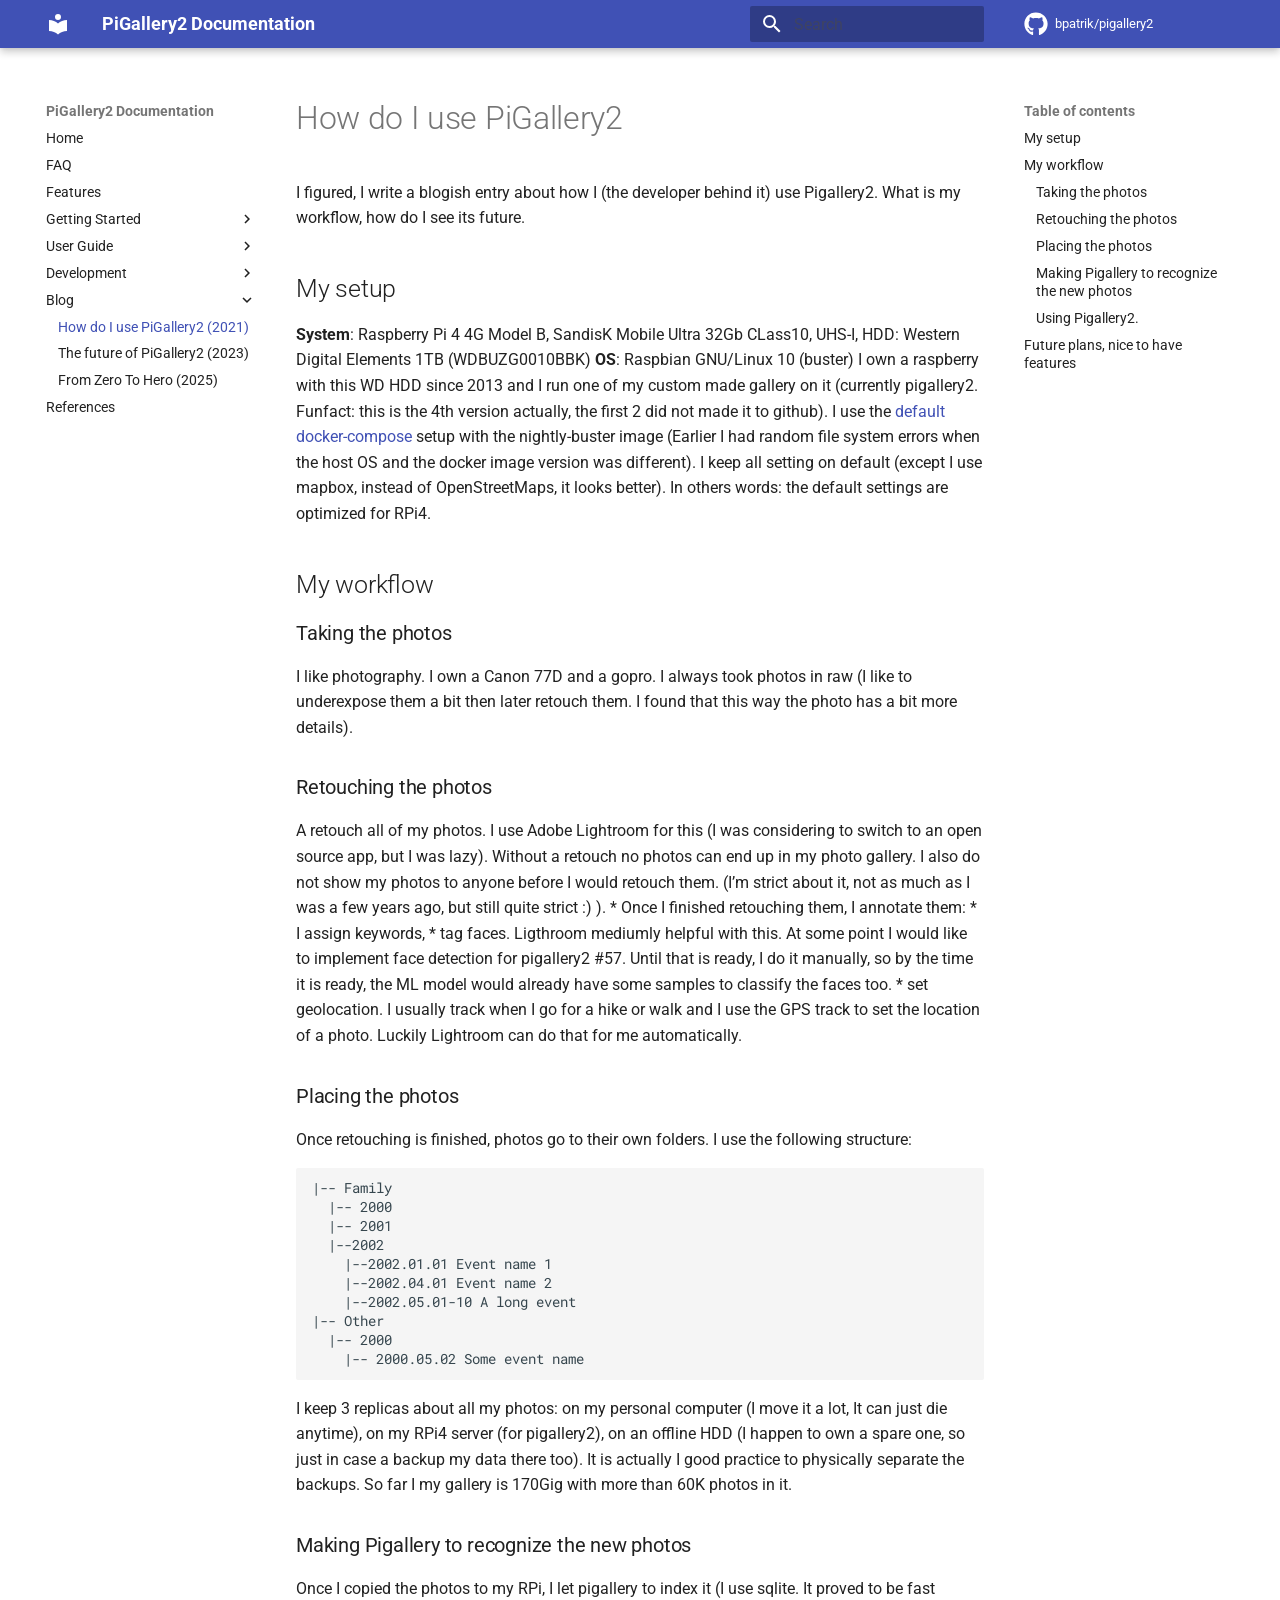
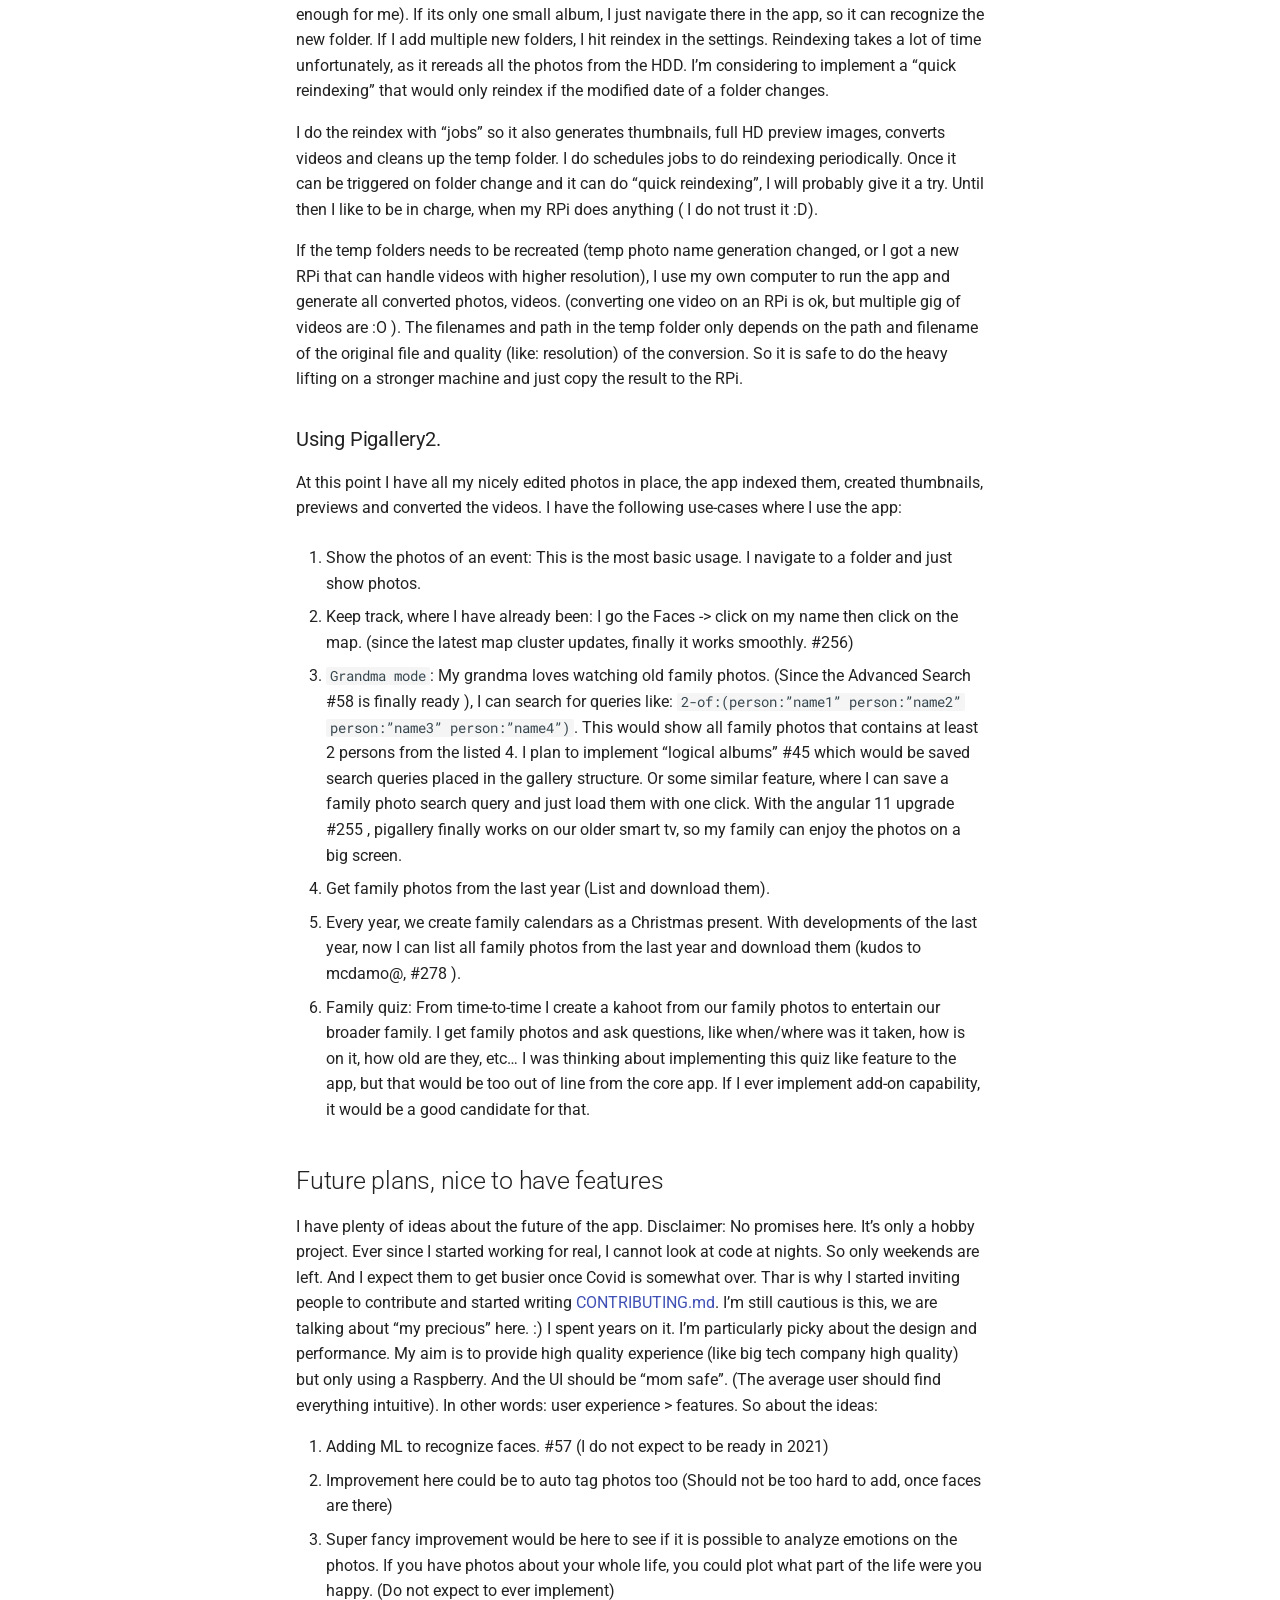
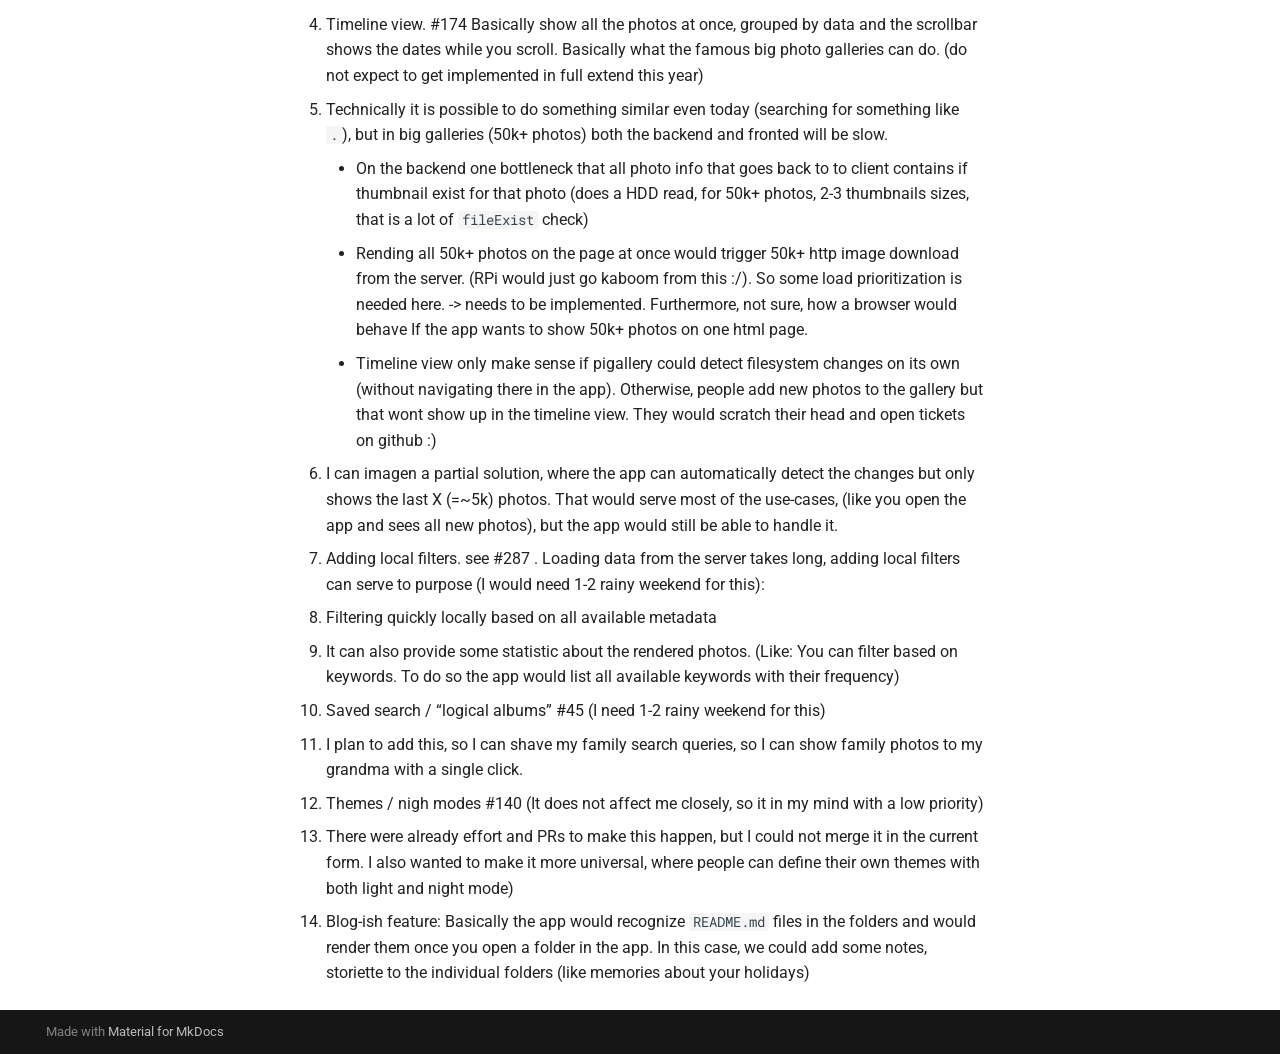
<file: blog/How do I use PiGallery2 2021/index.html>
<!DOCTYPE html><html lang="en" class="no-js"><head>
    
      <meta charset="utf-8">
      <meta name="viewport" content="width=device-width,initial-scale=1">
      
      
      
        <link rel="canonical" href="https://bpatrik.github.io/pigallery2/blog/How%20do%20I%20use%20PiGallery2%202021/">
      
      
        <link rel="prev" href="../../development/extensions/">
      
      
        <link rel="next" href="../The%20future%20of%20pigallery2%20v2.0.0%20and%20beyond%202023/">
      
      
        
      
      
      <link rel="icon" href="../../assets/images/favicon.png">
      <meta name="generator" content="mkdocs-1.6.1, mkdocs-material-9.7.7">
    
    
      
        <title>How do I use PiGallery2 (2021) - PiGallery2 Documentation</title>
      
    
    
      <link rel="stylesheet" href="../../assets/stylesheets/main.ec1eaa64.min.css">
      
        
        <link rel="stylesheet" href="../../assets/stylesheets/palette.ab4e12ef.min.css">
      
      


    
    
      
    
    
      
        
        
        <link rel="preconnect" href="https://fonts.gstatic.com" crossorigin="">
        <link rel="stylesheet" href="https://fonts.googleapis.com/css?family=Roboto:300,300i,400,400i,700,700i%7CRoboto+Mono:400,400i,700,700i&amp;display=fallback">
        <style>:root{--md-text-font:"Roboto";--md-code-font:"Roboto Mono"}</style>
      
    
    
    <script>__md_scope=new URL("../..",location),__md_hash=e=>[...e].reduce(((e,_)=>(e<<5)-e+_.charCodeAt(0)),0),__md_get=(e,_=localStorage,t=__md_scope)=>JSON.parse(_.getItem(t.pathname+"."+e)),__md_set=(e,_,t=localStorage,a=__md_scope)=>{try{t.setItem(a.pathname+"."+e,JSON.stringify(_))}catch(e){}}</script>
    
      

    
    
  <link href="../../assets/stylesheets/glightbox.min.css" rel="stylesheet"><script src="../../assets/javascripts/glightbox.min.js"></script><style id="glightbox-style">
            html.glightbox-open { overflow: initial; height: 100%; }
            .gslide-title { margin-top: 0px; user-select: text; }
            .gslide-desc { color: #666; user-select: text; }
            .gslide-image img { background: white; }
            .gscrollbar-fixer { padding-right: 15px; }
            .gdesc-inner { font-size: 0.75rem; }
            body[data-md-color-scheme="slate"] .gdesc-inner { background: var(--md-default-bg-color); }
            body[data-md-color-scheme="slate"] .gslide-title { color: var(--md-default-fg-color); }
            body[data-md-color-scheme="slate"] .gslide-desc { color: var(--md-default-fg-color); }
        </style></head>
  
  
    
    
    
    
    
    <body dir="ltr" data-md-color-scheme="default" data-md-color-primary="indigo" data-md-color-accent="indigo">
  
    
    <input class="md-toggle" data-md-toggle="drawer" type="checkbox" id="__drawer" autocomplete="off">
    <input class="md-toggle" data-md-toggle="search" type="checkbox" id="__search" autocomplete="off">
    <label class="md-overlay" for="__drawer"></label>
    <div data-md-component="skip">
      
        
        <a href="#how-do-i-use-pigallery2" class="md-skip">
          Skip to content
        </a>
      
    </div>
    <div data-md-component="announce">
      
    </div>
    
    
      

  

<header class="md-header md-header--shadow" data-md-component="header">
  <nav class="md-header__inner md-grid" aria-label="Header">
    <a href="../.." title="PiGallery2 Documentation" class="md-header__button md-logo" aria-label="PiGallery2 Documentation" data-md-component="logo">
      
  
  <svg xmlns="http://www.w3.org/2000/svg" viewBox="0 0 24 24"><path d="M12 8a3 3 0 0 0 3-3 3 3 0 0 0-3-3 3 3 0 0 0-3 3 3 3 0 0 0 3 3m0 3.54C9.64 9.35 6.5 8 3 8v11c3.5 0 6.64 1.35 9 3.54 2.36-2.19 5.5-3.54 9-3.54V8c-3.5 0-6.64 1.35-9 3.54"></path></svg>

    </a>
    <label class="md-header__button md-icon" for="__drawer">
      
      <svg xmlns="http://www.w3.org/2000/svg" viewBox="0 0 24 24"><path d="M3 6h18v2H3zm0 5h18v2H3zm0 5h18v2H3z"></path></svg>
    </label>
    <div class="md-header__title" data-md-component="header-title">
      <div class="md-header__ellipsis">
        <div class="md-header__topic">
          <span class="md-ellipsis">
            PiGallery2 Documentation
          </span>
        </div>
        <div class="md-header__topic" data-md-component="header-topic">
          <span class="md-ellipsis">
            
              How do I use PiGallery2 (2021)
            
          </span>
        </div>
      </div>
    </div>
    
      
    
    
    
    
      
      
        <label class="md-header__button md-icon" for="__search">
          
          <svg xmlns="http://www.w3.org/2000/svg" viewBox="0 0 24 24"><path d="M9.5 3A6.5 6.5 0 0 1 16 9.5c0 1.61-.59 3.09-1.56 4.23l.27.27h.79l5 5-1.5 1.5-5-5v-.79l-.27-.27A6.52 6.52 0 0 1 9.5 16 6.5 6.5 0 0 1 3 9.5 6.5 6.5 0 0 1 9.5 3m0 2C7 5 5 7 5 9.5S7 14 9.5 14 14 12 14 9.5 12 5 9.5 5"></path></svg>
        </label>
        <div class="md-search" data-md-component="search" role="dialog">
  <label class="md-search__overlay" for="__search"></label>
  <div class="md-search__inner" role="search">
    <form class="md-search__form" name="search">
      <input type="text" class="md-search__input" name="query" aria-label="Search" placeholder="Search" autocapitalize="off" autocorrect="off" autocomplete="off" spellcheck="false" data-md-component="search-query" required="">
      <label class="md-search__icon md-icon" for="__search">
        
        <svg xmlns="http://www.w3.org/2000/svg" viewBox="0 0 24 24"><path d="M9.5 3A6.5 6.5 0 0 1 16 9.5c0 1.61-.59 3.09-1.56 4.23l.27.27h.79l5 5-1.5 1.5-5-5v-.79l-.27-.27A6.52 6.52 0 0 1 9.5 16 6.5 6.5 0 0 1 3 9.5 6.5 6.5 0 0 1 9.5 3m0 2C7 5 5 7 5 9.5S7 14 9.5 14 14 12 14 9.5 12 5 9.5 5"></path></svg>
        
        <svg xmlns="http://www.w3.org/2000/svg" viewBox="0 0 24 24"><path d="M20 11v2H8l5.5 5.5-1.42 1.42L4.16 12l7.92-7.92L13.5 5.5 8 11z"></path></svg>
      </label>
      <nav class="md-search__options" aria-label="Search">
        
        <button type="reset" class="md-search__icon md-icon" title="Clear" aria-label="Clear" tabindex="-1">
          
          <svg xmlns="http://www.w3.org/2000/svg" viewBox="0 0 24 24"><path d="M19 6.41 17.59 5 12 10.59 6.41 5 5 6.41 10.59 12 5 17.59 6.41 19 12 13.41 17.59 19 19 17.59 13.41 12z"></path></svg>
        </button>
      </nav>
      
    </form>
    <div class="md-search__output">
      <div class="md-search__scrollwrap" tabindex="0" data-md-scrollfix="">
        <div class="md-search-result" data-md-component="search-result">
          <div class="md-search-result__meta">
            Initializing search
          </div>
          <ol class="md-search-result__list" role="presentation"></ol>
        </div>
      </div>
    </div>
  </div>
</div>
      
    
    
      <div class="md-header__source">
        <a href="https://github.com/bpatrik/pigallery2" title="Go to repository" class="md-source" data-md-component="source">
  <div class="md-source__icon md-icon">
    
    <svg xmlns="http://www.w3.org/2000/svg" viewBox="0 0 512 512"><!--! Font Awesome Free 7.1.0 by @fontawesome - https://fontawesome.com License - https://fontawesome.com/license/free (Icons: CC BY 4.0, Fonts: SIL OFL 1.1, Code: MIT License) Copyright 2025 Fonticons, Inc.--><path d="M173.9 397.4c0 2-2.3 3.6-5.2 3.6-3.3.3-5.6-1.3-5.6-3.6 0-2 2.3-3.6 5.2-3.6 3-.3 5.6 1.3 5.6 3.6m-31.1-4.5c-.7 2 1.3 4.3 4.3 4.9 2.6 1 5.6 0 6.2-2s-1.3-4.3-4.3-5.2c-2.6-.7-5.5.3-6.2 2.3m44.2-1.7c-2.9.7-4.9 2.6-4.6 4.9.3 2 2.9 3.3 5.9 2.6 2.9-.7 4.9-2.6 4.6-4.6-.3-1.9-3-3.2-5.9-2.9M252.8 8C114.1 8 8 113.3 8 252c0 110.9 69.8 205.8 169.5 239.2 12.8 2.3 17.3-5.6 17.3-12.1 0-6.2-.3-40.4-.3-61.4 0 0-70 15-84.7-29.8 0 0-11.4-29.1-27.8-36.6 0 0-22.9-15.7 1.6-15.4 0 0 24.9 2 38.6 25.8 21.9 38.6 58.6 27.5 72.9 20.9 2.3-16 8.8-27.1 16-33.7-55.9-6.2-112.3-14.3-112.3-110.5 0-27.5 7.6-41.3 23.6-58.9-2.6-6.5-11.1-33.3 2.6-67.9 20.9-6.5 69 27 69 27 20-5.6 41.5-8.5 62.8-8.5s42.8 2.9 62.8 8.5c0 0 48.1-33.6 69-27 13.7 34.7 5.2 61.4 2.6 67.9 16 17.7 25.8 31.5 25.8 58.9 0 96.5-58.9 104.2-114.8 110.5 9.2 7.9 17 22.9 17 46.4 0 33.7-.3 75.4-.3 83.6 0 6.5 4.6 14.4 17.3 12.1C436.2 457.8 504 362.9 504 252 504 113.3 391.5 8 252.8 8M105.2 352.9c-1.3 1-1 3.3.7 5.2 1.6 1.6 3.9 2.3 5.2 1 1.3-1 1-3.3-.7-5.2-1.6-1.6-3.9-2.3-5.2-1m-10.8-8.1c-.7 1.3.3 2.9 2.3 3.9 1.6 1 3.6.7 4.3-.7.7-1.3-.3-2.9-2.3-3.9-2-.6-3.6-.3-4.3.7m32.4 35.6c-1.6 1.3-1 4.3 1.3 6.2 2.3 2.3 5.2 2.6 6.5 1 1.3-1.3.7-4.3-1.3-6.2-2.2-2.3-5.2-2.6-6.5-1m-11.4-14.7c-1.6 1-1.6 3.6 0 5.9s4.3 3.3 5.6 2.3c1.6-1.3 1.6-3.9 0-6.2-1.4-2.3-4-3.3-5.6-2"></path></svg>
  </div>
  <div class="md-source__repository">
    bpatrik/pigallery2
  </div>
</a>
      </div>
    
  </nav>
  
</header>
    
    <div class="md-container" data-md-component="container">
      
      
        
          
        
      
      <main class="md-main" data-md-component="main">
        <div class="md-main__inner md-grid">
          
            
              
              <div class="md-sidebar md-sidebar--primary" data-md-component="sidebar" data-md-type="navigation">
                <div class="md-sidebar__scrollwrap">
                  <div class="md-sidebar__inner">
                    



<nav class="md-nav md-nav--primary" aria-label="Navigation" data-md-level="0">
  <label class="md-nav__title" for="__drawer">
    <a href="../.." title="PiGallery2 Documentation" class="md-nav__button md-logo" aria-label="PiGallery2 Documentation" data-md-component="logo">
      
  
  <svg xmlns="http://www.w3.org/2000/svg" viewBox="0 0 24 24"><path d="M12 8a3 3 0 0 0 3-3 3 3 0 0 0-3-3 3 3 0 0 0-3 3 3 3 0 0 0 3 3m0 3.54C9.64 9.35 6.5 8 3 8v11c3.5 0 6.64 1.35 9 3.54 2.36-2.19 5.5-3.54 9-3.54V8c-3.5 0-6.64 1.35-9 3.54"></path></svg>

    </a>
    PiGallery2 Documentation
  </label>
  
    <div class="md-nav__source">
      <a href="https://github.com/bpatrik/pigallery2" title="Go to repository" class="md-source" data-md-component="source">
  <div class="md-source__icon md-icon">
    
    <svg xmlns="http://www.w3.org/2000/svg" viewBox="0 0 512 512"><!--! Font Awesome Free 7.1.0 by @fontawesome - https://fontawesome.com License - https://fontawesome.com/license/free (Icons: CC BY 4.0, Fonts: SIL OFL 1.1, Code: MIT License) Copyright 2025 Fonticons, Inc.--><path d="M173.9 397.4c0 2-2.3 3.6-5.2 3.6-3.3.3-5.6-1.3-5.6-3.6 0-2 2.3-3.6 5.2-3.6 3-.3 5.6 1.3 5.6 3.6m-31.1-4.5c-.7 2 1.3 4.3 4.3 4.9 2.6 1 5.6 0 6.2-2s-1.3-4.3-4.3-5.2c-2.6-.7-5.5.3-6.2 2.3m44.2-1.7c-2.9.7-4.9 2.6-4.6 4.9.3 2 2.9 3.3 5.9 2.6 2.9-.7 4.9-2.6 4.6-4.6-.3-1.9-3-3.2-5.9-2.9M252.8 8C114.1 8 8 113.3 8 252c0 110.9 69.8 205.8 169.5 239.2 12.8 2.3 17.3-5.6 17.3-12.1 0-6.2-.3-40.4-.3-61.4 0 0-70 15-84.7-29.8 0 0-11.4-29.1-27.8-36.6 0 0-22.9-15.7 1.6-15.4 0 0 24.9 2 38.6 25.8 21.9 38.6 58.6 27.5 72.9 20.9 2.3-16 8.8-27.1 16-33.7-55.9-6.2-112.3-14.3-112.3-110.5 0-27.5 7.6-41.3 23.6-58.9-2.6-6.5-11.1-33.3 2.6-67.9 20.9-6.5 69 27 69 27 20-5.6 41.5-8.5 62.8-8.5s42.8 2.9 62.8 8.5c0 0 48.1-33.6 69-27 13.7 34.7 5.2 61.4 2.6 67.9 16 17.7 25.8 31.5 25.8 58.9 0 96.5-58.9 104.2-114.8 110.5 9.2 7.9 17 22.9 17 46.4 0 33.7-.3 75.4-.3 83.6 0 6.5 4.6 14.4 17.3 12.1C436.2 457.8 504 362.9 504 252 504 113.3 391.5 8 252.8 8M105.2 352.9c-1.3 1-1 3.3.7 5.2 1.6 1.6 3.9 2.3 5.2 1 1.3-1 1-3.3-.7-5.2-1.6-1.6-3.9-2.3-5.2-1m-10.8-8.1c-.7 1.3.3 2.9 2.3 3.9 1.6 1 3.6.7 4.3-.7.7-1.3-.3-2.9-2.3-3.9-2-.6-3.6-.3-4.3.7m32.4 35.6c-1.6 1.3-1 4.3 1.3 6.2 2.3 2.3 5.2 2.6 6.5 1 1.3-1.3.7-4.3-1.3-6.2-2.2-2.3-5.2-2.6-6.5-1m-11.4-14.7c-1.6 1-1.6 3.6 0 5.9s4.3 3.3 5.6 2.3c1.6-1.3 1.6-3.9 0-6.2-1.4-2.3-4-3.3-5.6-2"></path></svg>
  </div>
  <div class="md-source__repository">
    bpatrik/pigallery2
  </div>
</a>
    </div>
  
  <ul class="md-nav__list" data-md-scrollfix="">
    
      
      
  
  
  
  
    <li class="md-nav__item">
      <a href="../.." class="md-nav__link">
        
  
  
  <span class="md-ellipsis">
    
  
    Home
  

    
  </span>
  
  

      </a>
    </li>
  

    
      
      
  
  
  
  
    <li class="md-nav__item">
      <a href="../../faq/" class="md-nav__link">
        
  
  
  <span class="md-ellipsis">
    
  
    FAQ
  

    
  </span>
  
  

      </a>
    </li>
  

    
      
      
  
  
  
  
    <li class="md-nav__item">
      <a href="../../features/" class="md-nav__link">
        
  
  
  <span class="md-ellipsis">
    
  
    Features
  

    
  </span>
  
  

      </a>
    </li>
  

    
      
      
  
  
  
  
    
    
    
    
    
    <li class="md-nav__item md-nav__item--nested">
      
        
        
        <input class="md-nav__toggle md-toggle " type="checkbox" id="__nav_4">
        
          
          <label class="md-nav__link" for="__nav_4" id="__nav_4_label" tabindex="0">
            
  
  
  <span class="md-ellipsis">
    
  
    Getting Started
  

    
  </span>
  
  

            <span class="md-nav__icon md-icon"></span>
          </label>
        
        <nav class="md-nav" data-md-level="1" aria-labelledby="__nav_4_label" aria-expanded="false">
          <label class="md-nav__title" for="__nav_4">
            <span class="md-nav__icon md-icon"></span>
            
  
    Getting Started
  

          </label>
          <ul class="md-nav__list" data-md-scrollfix="">
            
              
                
  
  
  
  
    <li class="md-nav__item">
      <a href="../../setup/docker/" class="md-nav__link">
        
  
  
  <span class="md-ellipsis">
    
  
    Docker (Recommended)
  

    
  </span>
  
  

      </a>
    </li>
  

              
            
              
                
  
  
  
  
    
    
    
    
    
    <li class="md-nav__item md-nav__item--nested">
      
        
        
        <input class="md-nav__toggle md-toggle " type="checkbox" id="__nav_4_2">
        
          
          <label class="md-nav__link" for="__nav_4_2" id="__nav_4_2_label" tabindex="0">
            
  
  
  <span class="md-ellipsis">
    
  
    Advanced
  

    
  </span>
  
  

            <span class="md-nav__icon md-icon"></span>
          </label>
        
        <nav class="md-nav" data-md-level="2" aria-labelledby="__nav_4_2_label" aria-expanded="false">
          <label class="md-nav__title" for="__nav_4_2">
            <span class="md-nav__icon md-icon"></span>
            
  
    Advanced
  

          </label>
          <ul class="md-nav__list" data-md-scrollfix="">
            
              
                
  
  
  
  
    <li class="md-nav__item">
      <a href="../../setup/advanced/advanced-docker-npm-portainer/" class="md-nav__link">
        
  
  
  <span class="md-ellipsis">
    
  
    Portainer &amp; NPM
  

    
  </span>
  
  

      </a>
    </li>
  

              
            
              
                
  
  
  
  
    <li class="md-nav__item">
      <a href="../../setup/advanced/authentik/" class="md-nav__link">
        
  
  
  <span class="md-ellipsis">
    
  
    ORCID with Authentik SSO (Optional)
  

    
  </span>
  
  

      </a>
    </li>
  

              
            
          </ul>
        </nav>
      
    </li>
  

              
            
              
                
  
  
  
  
    <li class="md-nav__item">
      <a href="../../setup/direct-install/" class="md-nav__link">
        
  
  
  <span class="md-ellipsis">
    
  
    Direct Install (Unsupported)
  

    
  </span>
  
  

      </a>
    </li>
  

              
            
          </ul>
        </nav>
      
    </li>
  

    
      
      
  
  
  
  
    
    
    
    
    
    <li class="md-nav__item md-nav__item--nested">
      
        
        
        <input class="md-nav__toggle md-toggle " type="checkbox" id="__nav_5">
        
          
          <label class="md-nav__link" for="__nav_5" id="__nav_5_label" tabindex="0">
            
  
  
  <span class="md-ellipsis">
    
  
    User Guide
  

    
  </span>
  
  

            <span class="md-nav__icon md-icon"></span>
          </label>
        
        <nav class="md-nav" data-md-level="1" aria-labelledby="__nav_5_label" aria-expanded="false">
          <label class="md-nav__title" for="__nav_5">
            <span class="md-nav__icon md-icon"></span>
            
  
    User Guide
  

          </label>
          <ul class="md-nav__list" data-md-scrollfix="">
            
              
                
  
  
  
  
    <li class="md-nav__item">
      <a href="../../user-guide/configuration/" class="md-nav__link">
        
  
  
  <span class="md-ellipsis">
    
  
    Configuration
  

    
  </span>
  
  

      </a>
    </li>
  

              
            
              
                
  
  
  
  
    <li class="md-nav__item">
      <a href="../../user-guide/user-rights/" class="md-nav__link">
        
  
  
  <span class="md-ellipsis">
    
  
    User Rights
  

    
  </span>
  
  

      </a>
    </li>
  

              
            
          </ul>
        </nav>
      
    </li>
  

    
      
      
  
  
  
  
    
    
    
    
    
    <li class="md-nav__item md-nav__item--nested">
      
        
        
        <input class="md-nav__toggle md-toggle " type="checkbox" id="__nav_6">
        
          
          <label class="md-nav__link" for="__nav_6" id="__nav_6_label" tabindex="0">
            
  
  
  <span class="md-ellipsis">
    
  
    Development
  

    
  </span>
  
  

            <span class="md-nav__icon md-icon"></span>
          </label>
        
        <nav class="md-nav" data-md-level="1" aria-labelledby="__nav_6_label" aria-expanded="false">
          <label class="md-nav__title" for="__nav_6">
            <span class="md-nav__icon md-icon"></span>
            
  
    Development
  

          </label>
          <ul class="md-nav__list" data-md-scrollfix="">
            
              
                
  
  
  
  
    <li class="md-nav__item">
      <a href="../../development/contributing/" class="md-nav__link">
        
  
  
  <span class="md-ellipsis">
    
  
    Contributing
  

    
  </span>
  
  

      </a>
    </li>
  

              
            
              
                
  
  
  
  
    <li class="md-nav__item">
      <a href="../../development/docker-contributing/" class="md-nav__link">
        
  
  
  <span class="md-ellipsis">
    
  
    Docker Development
  

    
  </span>
  
  

      </a>
    </li>
  

              
            
              
                
  
  
  
  
    <li class="md-nav__item">
      <a href="../../development/extensions/" class="md-nav__link">
        
  
  
  <span class="md-ellipsis">
    
  
    Extensions
  

    
  </span>
  
  

      </a>
    </li>
  

              
            
          </ul>
        </nav>
      
    </li>
  

    
      
      
  
  
    
  
  
  
    
    
    
    
    
    <li class="md-nav__item md-nav__item--active md-nav__item--nested">
      
        
        
        <input class="md-nav__toggle md-toggle " type="checkbox" id="__nav_7" checked="">
        
          
          <label class="md-nav__link" for="__nav_7" id="__nav_7_label" tabindex="0">
            
  
  
  <span class="md-ellipsis">
    
  
    Blog
  

    
  </span>
  
  

            <span class="md-nav__icon md-icon"></span>
          </label>
        
        <nav class="md-nav" data-md-level="1" aria-labelledby="__nav_7_label" aria-expanded="true">
          <label class="md-nav__title" for="__nav_7">
            <span class="md-nav__icon md-icon"></span>
            
  
    Blog
  

          </label>
          <ul class="md-nav__list" data-md-scrollfix="">
            
              
                
  
  
    
  
  
  
    <li class="md-nav__item md-nav__item--active">
      
      <input class="md-nav__toggle md-toggle" type="checkbox" id="__toc">
      
      
        
      
      
        <label class="md-nav__link md-nav__link--active" for="__toc">
          
  
  
  <span class="md-ellipsis">
    
  
    How do I use PiGallery2 (2021)
  

    
  </span>
  
  

          <span class="md-nav__icon md-icon"></span>
        </label>
      
      <a href="./" class="md-nav__link md-nav__link--active">
        
  
  
  <span class="md-ellipsis">
    
  
    How do I use PiGallery2 (2021)
  

    
  </span>
  
  

      </a>
      
        

<nav class="md-nav md-nav--secondary" aria-label="Table of contents">
  
  
  
    
  
  
    <label class="md-nav__title" for="__toc">
      <span class="md-nav__icon md-icon"></span>
      Table of contents
    </label>
    <ul class="md-nav__list" data-md-component="toc" data-md-scrollfix="">
      
        <li class="md-nav__item">
  <a href="#my-setup" class="md-nav__link">
    <span class="md-ellipsis">
      
        My setup
      
    </span>
  </a>
  
</li>
      
        <li class="md-nav__item">
  <a href="#my-workflow" class="md-nav__link">
    <span class="md-ellipsis">
      
        My workflow
      
    </span>
  </a>
  
    <nav class="md-nav" aria-label="My workflow">
      <ul class="md-nav__list">
        
          <li class="md-nav__item">
  <a href="#taking-the-photos" class="md-nav__link">
    <span class="md-ellipsis">
      
        Taking the photos
      
    </span>
  </a>
  
</li>
        
          <li class="md-nav__item">
  <a href="#retouching-the-photos" class="md-nav__link">
    <span class="md-ellipsis">
      
        Retouching the photos
      
    </span>
  </a>
  
</li>
        
          <li class="md-nav__item">
  <a href="#placing-the-photos" class="md-nav__link">
    <span class="md-ellipsis">
      
        Placing the photos
      
    </span>
  </a>
  
</li>
        
          <li class="md-nav__item">
  <a href="#making-pigallery-to-recognize-the-new-photos" class="md-nav__link">
    <span class="md-ellipsis">
      
        Making Pigallery to recognize the new photos
      
    </span>
  </a>
  
</li>
        
          <li class="md-nav__item">
  <a href="#using-pigallery2" class="md-nav__link">
    <span class="md-ellipsis">
      
        Using Pigallery2.
      
    </span>
  </a>
  
</li>
        
      </ul>
    </nav>
  
</li>
      
        <li class="md-nav__item">
  <a href="#future-plans-nice-to-have-features" class="md-nav__link">
    <span class="md-ellipsis">
      
        Future plans, nice to have features
      
    </span>
  </a>
  
</li>
      
    </ul>
  
</nav>
      
    </li>
  

              
            
              
                
  
  
  
  
    <li class="md-nav__item">
      <a href="../The%20future%20of%20pigallery2%20v2.0.0%20and%20beyond%202023/" class="md-nav__link">
        
  
  
  <span class="md-ellipsis">
    
  
    The future of PiGallery2 (2023)
  

    
  </span>
  
  

      </a>
    </li>
  

              
            
              
                
  
  
  
  
    <li class="md-nav__item">
      <a href="../%5BTutorial%5D%20Pigallery2%20From%20Zero%20To%20Hero%202025/" class="md-nav__link">
        
  
  
  <span class="md-ellipsis">
    
  
    From Zero To Hero (2025)
  

    
  </span>
  
  

      </a>
    </li>
  

              
            
          </ul>
        </nav>
      
    </li>
  

    
      
      
  
  
  
  
    <li class="md-nav__item">
      <a href="../../references/" class="md-nav__link">
        
  
  
  <span class="md-ellipsis">
    
  
    References
  

    
  </span>
  
  

      </a>
    </li>
  

    
  </ul>
</nav>
                  </div>
                </div>
              </div>
            
            
              
              <div class="md-sidebar md-sidebar--secondary" data-md-component="sidebar" data-md-type="toc">
                <div class="md-sidebar__scrollwrap">
                  <div class="md-sidebar__inner">
                    

<nav class="md-nav md-nav--secondary" aria-label="Table of contents">
  
  
  
    
  
  
    <label class="md-nav__title" for="__toc">
      <span class="md-nav__icon md-icon"></span>
      Table of contents
    </label>
    <ul class="md-nav__list" data-md-component="toc" data-md-scrollfix="">
      
        <li class="md-nav__item">
  <a href="#my-setup" class="md-nav__link">
    <span class="md-ellipsis">
      
        My setup
      
    </span>
  </a>
  
</li>
      
        <li class="md-nav__item">
  <a href="#my-workflow" class="md-nav__link">
    <span class="md-ellipsis">
      
        My workflow
      
    </span>
  </a>
  
    <nav class="md-nav" aria-label="My workflow">
      <ul class="md-nav__list">
        
          <li class="md-nav__item">
  <a href="#taking-the-photos" class="md-nav__link">
    <span class="md-ellipsis">
      
        Taking the photos
      
    </span>
  </a>
  
</li>
        
          <li class="md-nav__item">
  <a href="#retouching-the-photos" class="md-nav__link">
    <span class="md-ellipsis">
      
        Retouching the photos
      
    </span>
  </a>
  
</li>
        
          <li class="md-nav__item">
  <a href="#placing-the-photos" class="md-nav__link">
    <span class="md-ellipsis">
      
        Placing the photos
      
    </span>
  </a>
  
</li>
        
          <li class="md-nav__item">
  <a href="#making-pigallery-to-recognize-the-new-photos" class="md-nav__link">
    <span class="md-ellipsis">
      
        Making Pigallery to recognize the new photos
      
    </span>
  </a>
  
</li>
        
          <li class="md-nav__item">
  <a href="#using-pigallery2" class="md-nav__link">
    <span class="md-ellipsis">
      
        Using Pigallery2.
      
    </span>
  </a>
  
</li>
        
      </ul>
    </nav>
  
</li>
      
        <li class="md-nav__item">
  <a href="#future-plans-nice-to-have-features" class="md-nav__link">
    <span class="md-ellipsis">
      
        Future plans, nice to have features
      
    </span>
  </a>
  
</li>
      
    </ul>
  
</nav>
                  </div>
                </div>
              </div>
            
          
          
            <div class="md-content" data-md-component="content">
              
              <article class="md-content__inner md-typeset">
                
                  


  
  


<h1 id="how-do-i-use-pigallery2">How do I use PiGallery2</h1>
<p>I figured, I write a blogish entry about how I (the developer behind it) use Pigallery2. What is my workflow, how do I see its future.</p>
<h2 id="my-setup">My setup</h2>
<p><strong>System</strong>: Raspberry Pi 4 4G Model B, SandisK Mobile Ultra 32Gb CLass10, UHS-I, HDD: Western Digital Elements 1TB (WDBUZG0010BBK)
<strong>OS</strong>: Raspbian GNU/Linux 10 (buster)
I own a raspberry with this WD HDD since 2013 and I run one of my custom made gallery on it (currently pigallery2. Funfact: this is the 4th version actually, the first 2 did not made it to github).
I use the <a href="https://github.com/bpatrik/pigallery2/tree/master/docker/docker-compose/default">default docker-compose</a> setup with the nightly-buster image (Earlier I had random file system errors when the host OS and the docker image version was different). I keep all setting on default (except I use mapbox, instead of OpenStreetMaps, it looks better). In others words: the default settings are optimized for RPi4.</p>
<h2 id="my-workflow">My workflow</h2>
<h3 id="taking-the-photos">Taking the photos</h3>
<p>I like photography. I own a Canon 77D and a gopro. I always took photos in raw (I like to underexpose them a bit then later retouch them. I found that this way the photo has a bit more details).</p>
<h3 id="retouching-the-photos">Retouching the photos</h3>
<p>A retouch all of my photos. I use Adobe Lightroom for this (I was considering to switch to an open source app, but I was lazy). Without a retouch no photos can end up in my photo gallery. I also do not show my photos to anyone before I would retouch them. (I’m strict about it, not as much as I was a few years ago, but still quite strict :) ).
* Once I finished retouching them, I annotate them:
* I assign keywords,
* tag faces. Ligthroom mediumly helpful with this. At some point I would like to implement face detection for pigallery2 #57. Until that is ready, I do it manually, so by the time it is ready, the ML model would already have some samples to classify the faces too.
* set geolocation. I usually track when I go for a hike or walk and I use the GPS track to set the location of a photo. Luckily Lightroom can do that for me automatically.</p>
<h3 id="placing-the-photos">Placing the photos</h3>
<p>Once retouching is finished, photos go to their own folders. I use the following structure:
</p><div class="language-text highlight"><pre><span></span><code><span id="__span-0-1"><a id="__codelineno-0-1" name="__codelineno-0-1" href="#__codelineno-0-1"></a>|-- Family
</span><span id="__span-0-2"><a id="__codelineno-0-2" name="__codelineno-0-2" href="#__codelineno-0-2"></a>  |-- 2000
</span><span id="__span-0-3"><a id="__codelineno-0-3" name="__codelineno-0-3" href="#__codelineno-0-3"></a>  |-- 2001
</span><span id="__span-0-4"><a id="__codelineno-0-4" name="__codelineno-0-4" href="#__codelineno-0-4"></a>  |--2002
</span><span id="__span-0-5"><a id="__codelineno-0-5" name="__codelineno-0-5" href="#__codelineno-0-5"></a>    |--2002.01.01 Event name 1
</span><span id="__span-0-6"><a id="__codelineno-0-6" name="__codelineno-0-6" href="#__codelineno-0-6"></a>    |--2002.04.01 Event name 2
</span><span id="__span-0-7"><a id="__codelineno-0-7" name="__codelineno-0-7" href="#__codelineno-0-7"></a>    |--2002.05.01-10 A long event
</span><span id="__span-0-8"><a id="__codelineno-0-8" name="__codelineno-0-8" href="#__codelineno-0-8"></a>|-- Other
</span><span id="__span-0-9"><a id="__codelineno-0-9" name="__codelineno-0-9" href="#__codelineno-0-9"></a>  |-- 2000
</span><span id="__span-0-10"><a id="__codelineno-0-10" name="__codelineno-0-10" href="#__codelineno-0-10"></a>    |-- 2000.05.02 Some event name
</span></code></pre></div>
I keep 3 replicas about all my photos: on my personal computer (I move it a lot, It can just die anytime), on my RPi4 server (for pigallery2), on an offline HDD (I happen to own a spare one, so just in case a backup my data there too). It is actually I good practice to physically separate the backups.
So far I my gallery is 170Gig with more than 60K photos in it.<p></p>
<h3 id="making-pigallery-to-recognize-the-new-photos">Making Pigallery to recognize the new photos</h3>
<p>Once I copied the photos to my RPi, I let pigallery to index it (I use sqlite. It proved to be fast enough for me). If its only one small album, I just navigate there in the app, so it can recognize the new folder. If I add multiple new folders, I hit reindex in the settings. Reindexing takes a lot of time unfortunately, as it rereads all the photos from the HDD. I’m considering to implement a “quick reindexing” that would only reindex if the modified date of a folder changes.</p>
<p>I do the reindex with “jobs” so it also generates thumbnails, full HD preview images, converts videos and cleans up the temp folder. I do schedules jobs to do reindexing periodically. Once it can be triggered on folder change and it can do “quick reindexing”, I will probably give it a try. Until then I like to be in charge, when my RPi does anything ( I do not trust it :D).</p>
<p>If the temp folders needs to be recreated (temp photo name generation changed, or I got a new RPi that can handle videos with higher resolution), I use my own computer to run the app and generate all converted photos, videos. (converting one video on an RPi is ok, but multiple gig of videos are :O ).
The filenames and path in the temp folder only depends on the path and filename of the original file and quality (like: resolution) of the conversion. So it is safe to do the heavy lifting on a stronger machine and just copy the result to the RPi.</p>
<h3 id="using-pigallery2">Using Pigallery2.</h3>
<p>At this point I have all my nicely edited photos in place, the app indexed them, created thumbnails, previews and converted the videos.
I have the following use-cases where I use the app:</p>
<ol>
<li>
<p>Show the photos of an event: This is the most basic usage. I navigate to a folder and just show photos.</p>
</li>
<li>
<p>Keep track, where I have already been: I go the Faces -&gt; click on my name then click on the map. (since the latest map cluster updates, finally it works smoothly. #256)</p>
</li>
<li>
<p><code>Grandma mode</code>: My grandma loves watching old family photos. (Since the Advanced Search #58 is finally ready ), I can search for queries like: <code>2-of:(person:”name1” person:”name2” person:”name3” person:”name4”)</code>. This would show all family photos that contains at least 2 persons from the listed 4. I plan to implement “logical albums” #45  which would be saved search queries placed in the gallery structure. Or some similar feature, where I can save a family photo search query and just load them with one click. With the angular 11 upgrade #255 , pigallery finally works on our older smart tv, so my family can enjoy the photos on a big screen.</p>
</li>
<li>
<p>Get family photos from the last year (List and download them).</p>
</li>
<li>Every year, we create family calendars as a Christmas present. With developments of the last year, now I can list all family photos from the last year and download them (kudos to mcdamo@, #278 ).</li>
<li>Family quiz: From time-to-time I create a kahoot from our family photos to entertain our broader family. I get family photos and ask questions, like when/where was it taken, how is on it, how old are they, etc… I was thinking about implementing this quiz like feature to the app, but that would be too out of line from the core app. If I ever implement add-on capability, it would be a good candidate for that.</li>
</ol>
<h2 id="future-plans-nice-to-have-features">Future plans, nice to have features</h2>
<p>I have plenty of ideas about the future of the app.
Disclaimer: No promises here. It’s only a hobby project. Ever since I started working for real, I cannot look at code at nights. So only weekends are left. And I expect them to get busier once Covid is somewhat over. Thar is why I started inviting people to contribute and started writing <a href="https://github.com/bpatrik/pigallery2/blob/master/CONTRIBUTING.md">CONTRIBUTING.md</a>. I’m still cautious is this, we are talking about “my precious” here. :) I spent years on it. I’m particularly picky about the design and performance. My aim is to provide high quality experience (like big tech company high quality) but only using a Raspberry. And the UI should be “mom safe”. (The average user should find everything intuitive). In other words: user experience &gt; features.
So about the ideas:</p>
<ol>
<li>Adding ML to recognize faces. #57  (I do not expect to be ready in 2021)</li>
<li>Improvement here could be to auto tag photos too (Should not be too hard to add, once faces are there)</li>
<li>Super fancy improvement would be here to see if it is possible to analyze emotions on the photos. If you have photos about your whole life, you could plot what part of the life were you happy. (Do not expect to ever implement)</li>
<li>Timeline view. #174  Basically show all the photos at once, grouped by data and the scrollbar shows the dates while you scroll. Basically what the famous big photo galleries can do. (do not expect to get implemented in full extend this year)</li>
<li>Technically it is possible to do something similar even today (searching for something like <code>.</code>), but in big galleries (50k+ photos) both the backend and fronted will be slow.<ul>
<li>On the backend one bottleneck that all photo info that goes back to to client contains if thumbnail exist for that photo (does a HDD read, for 50k+ photos, 2-3 thumbnails sizes, that is a lot of <code>fileExist</code> check)</li>
<li>Rending all 50k+ photos on the page at once would trigger 50k+ http image download from the server. (RPi would just go kaboom from this :/). So some load prioritization is needed here. -&gt; needs to be implemented.
  Furthermore, not sure, how a browser would behave If the app wants to show 50k+ photos on one html page.</li>
<li>Timeline view only make sense if pigallery could detect filesystem changes on its own (without navigating there in the app). Otherwise, people add new photos to the gallery but that wont show up in the timeline view. They would scratch their head and open tickets on github :)</li>
</ul>
</li>
<li>I can imagen a partial solution, where the app can automatically detect the changes but only shows the last X (=~5k) photos. That would serve most of the use-cases, (like you open the app and sees all new photos), but the app would still be able to handle it.</li>
<li>Adding local filters. see #287 . Loading data from the server takes long, adding local filters can serve to purpose (I would need 1-2 rainy weekend for this):</li>
<li>Filtering quickly locally based on all available metadata</li>
<li>It can also provide some statistic about the rendered photos. (Like: You can filter based on keywords. To do so the app would list all available keywords with their frequency)</li>
<li>Saved search / “logical albums” #45  (I need 1-2 rainy weekend for this)</li>
<li>I plan to add this, so I can shave my family search queries, so I can show family photos to my grandma with a single click.</li>
<li>Themes / nigh modes #140  (It does not affect me closely, so it in my mind with a low priority)</li>
<li>There were already effort and PRs to make this happen, but I could not merge it in the current form. I also wanted to make it more universal, where people can define their own themes with both light and night mode)</li>
<li>Blog-ish feature: Basically the app would recognize <code>README.md</code> files in the folders and would render them once you open a folder in the app. In this case, we could add some notes, storiette to the individual folders (like memories about your holidays)</li>
</ol>












                
              </article>
            </div>
          
          
<script>var target=document.getElementById(location.hash.slice(1));target&&target.name&&(target.checked=target.name.startsWith("__tabbed_"))</script>
        </div>
        
      </main>
      
        <footer class="md-footer">
  
  <div class="md-footer-meta md-typeset">
    <div class="md-footer-meta__inner md-grid">
      <div class="md-copyright">
  
  
    Made with
    <a href="https://squidfunk.github.io/mkdocs-material/" target="_blank" rel="noopener">
      Material for MkDocs
    </a>
  
</div>
      
    </div>
  </div>
</footer>
      
    </div>
    <div class="md-dialog" data-md-component="dialog">
      <div class="md-dialog__inner md-typeset"></div>
    </div>
    
    
    
      
      
      <script id="__config" type="application/json">{"annotate": null, "base": "../..", "features": [], "search": "../../assets/javascripts/workers/search.2c215733.min.js", "tags": null, "translations": {"clipboard.copied": "Copied to clipboard", "clipboard.copy": "Copy to clipboard", "search.result.more.one": "1 more on this page", "search.result.more.other": "# more on this page", "search.result.none": "No matching documents", "search.result.one": "1 matching document", "search.result.other": "# matching documents", "search.result.placeholder": "Type to start searching", "search.result.term.missing": "Missing", "select.version": "Select version"}, "version": null}</script>
    
    
      <script src="../../assets/javascripts/bundle.d7400e89.min.js"></script>
      
    
  
<script id="init-glightbox">const lightbox = GLightbox({"touchNavigation": true, "loop": false, "zoomable": true, "draggable": true, "openEffect": "zoom", "closeEffect": "zoom", "slideEffect": "slide"});
document$.subscribe(()=>{ lightbox.reload(); });
</script></body></html>
</file>
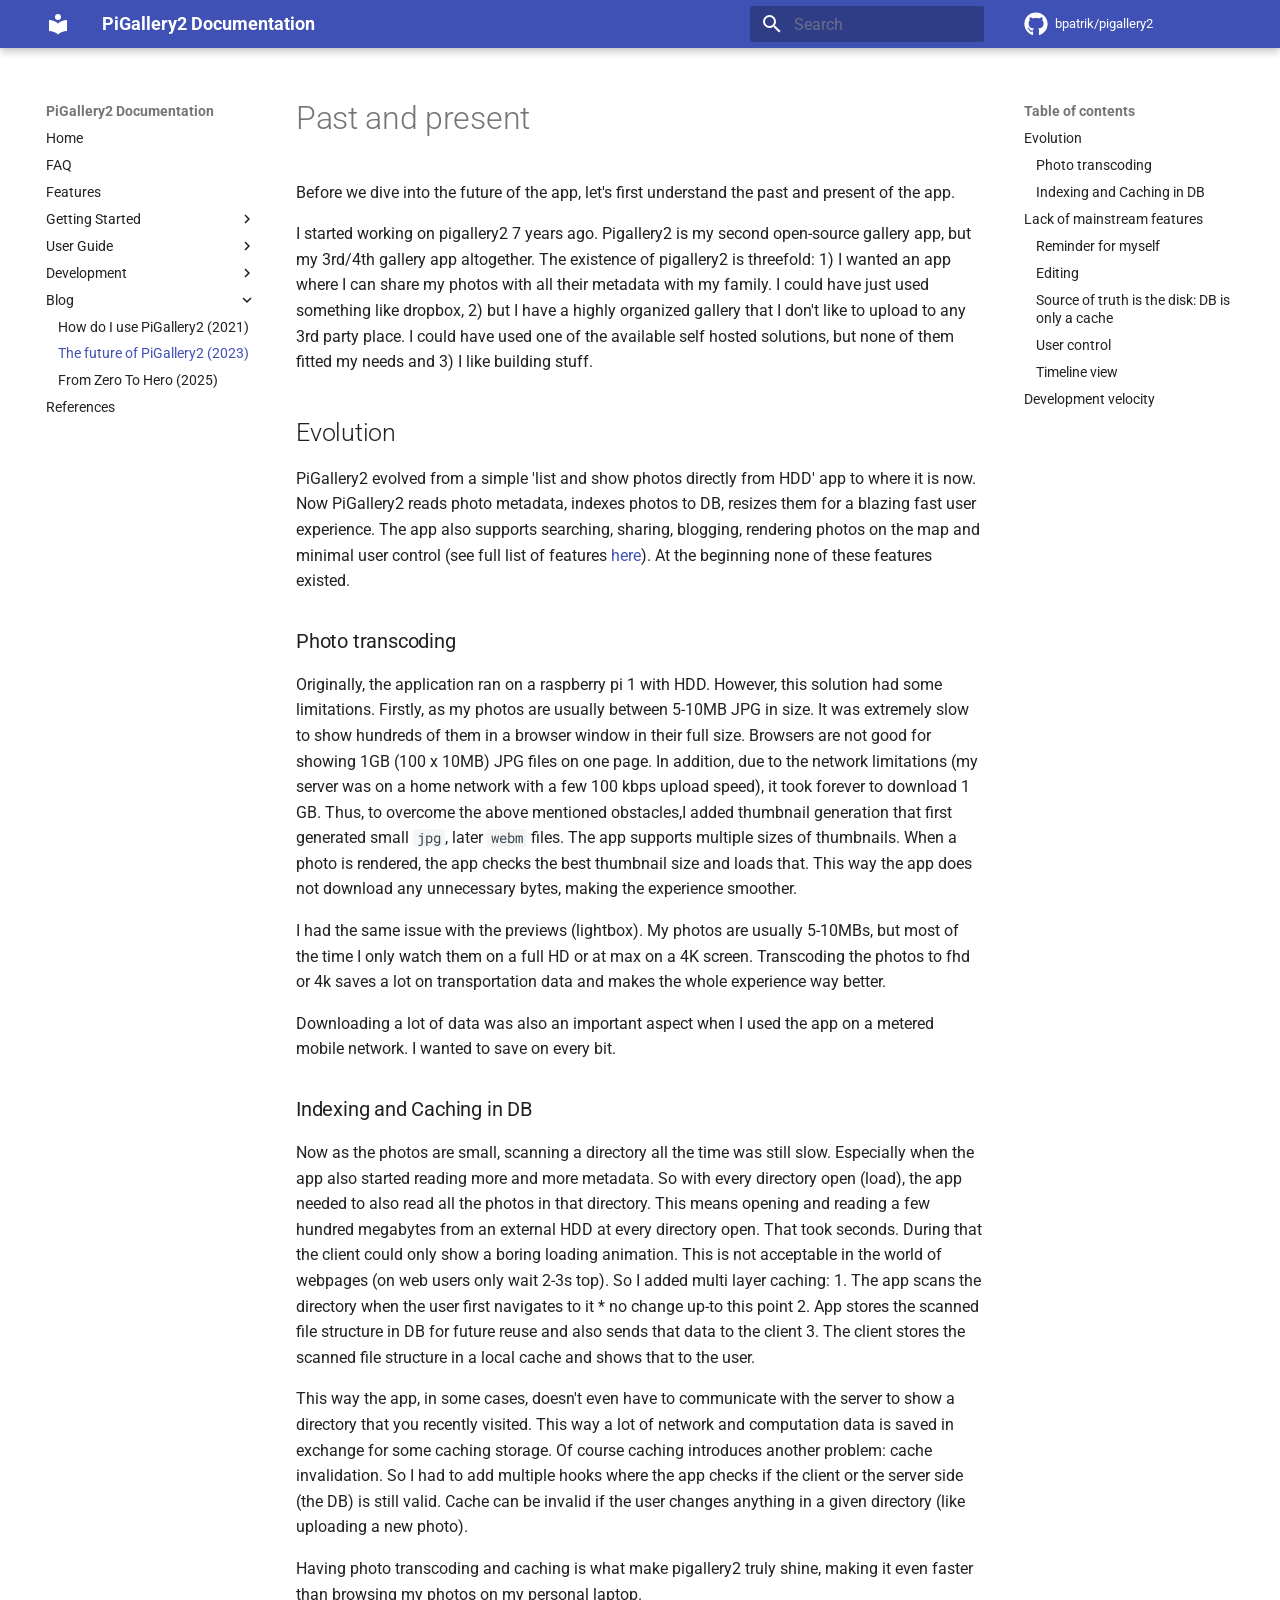
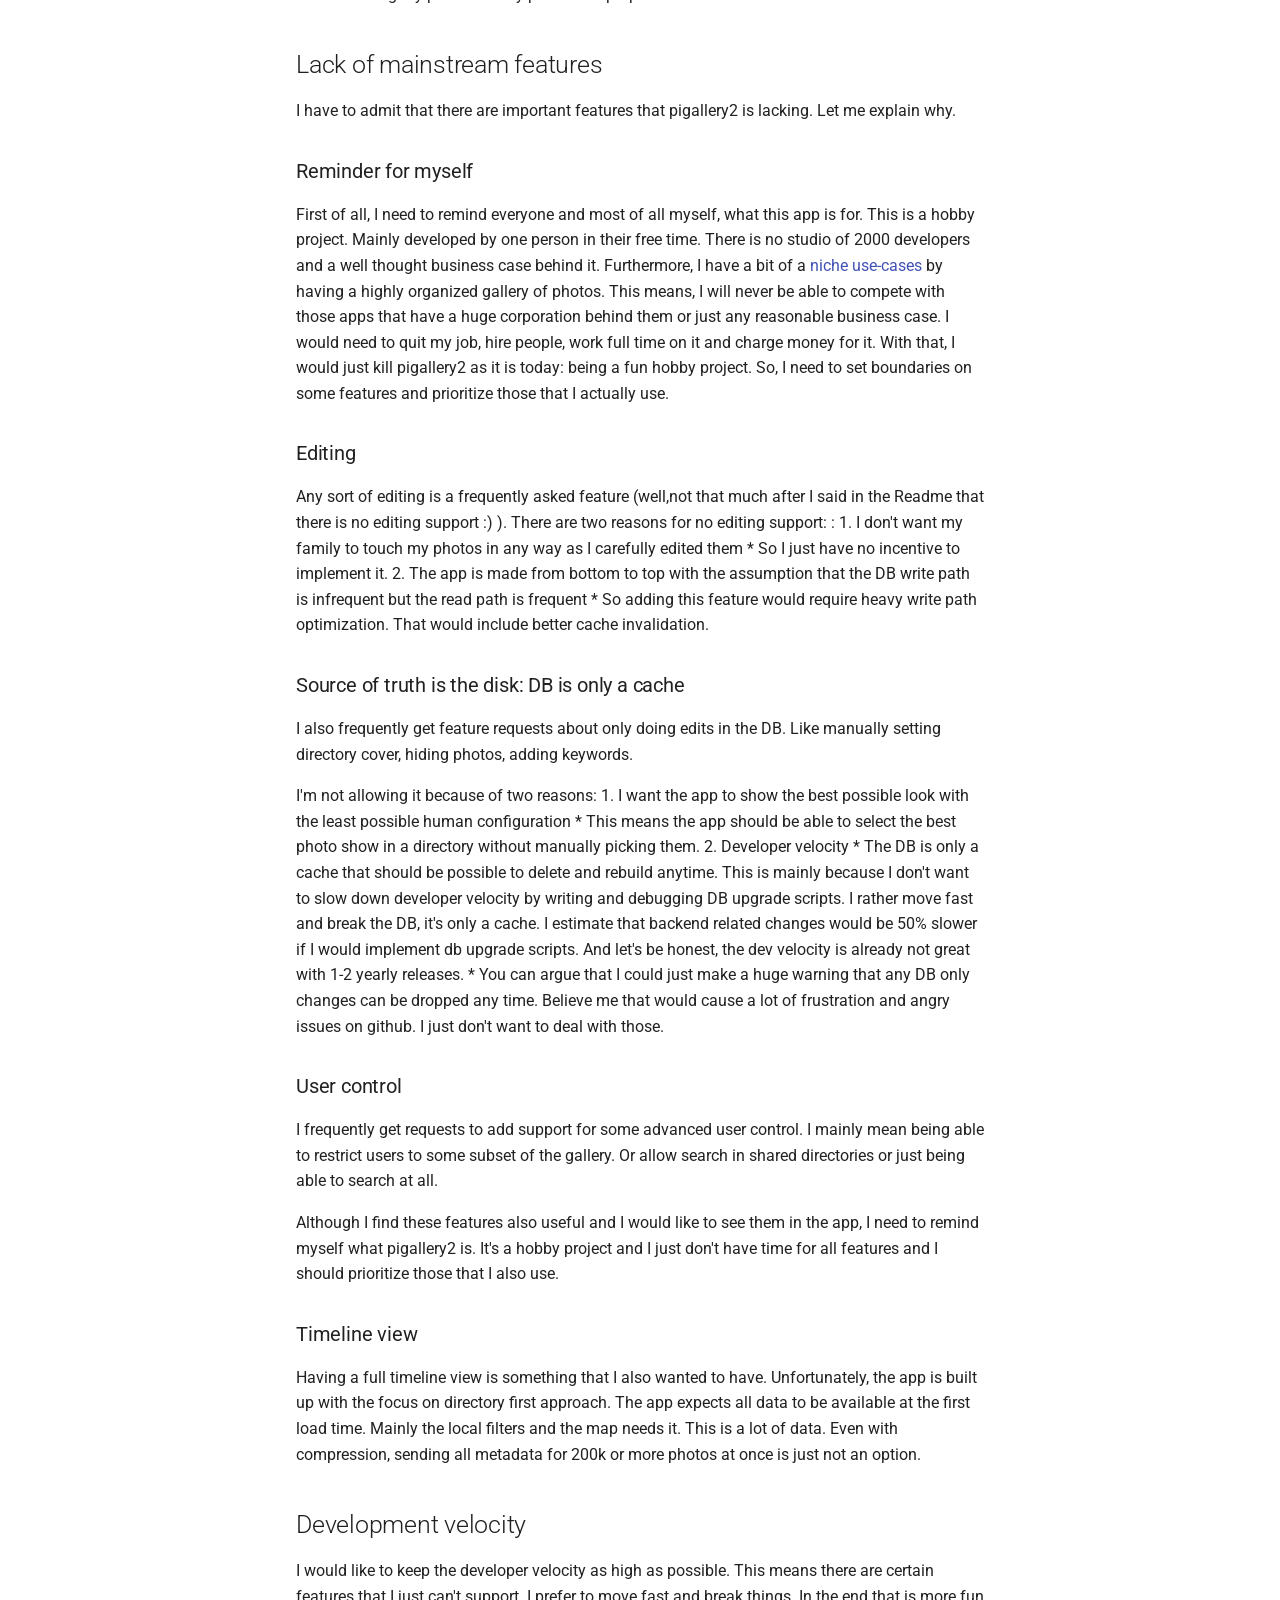
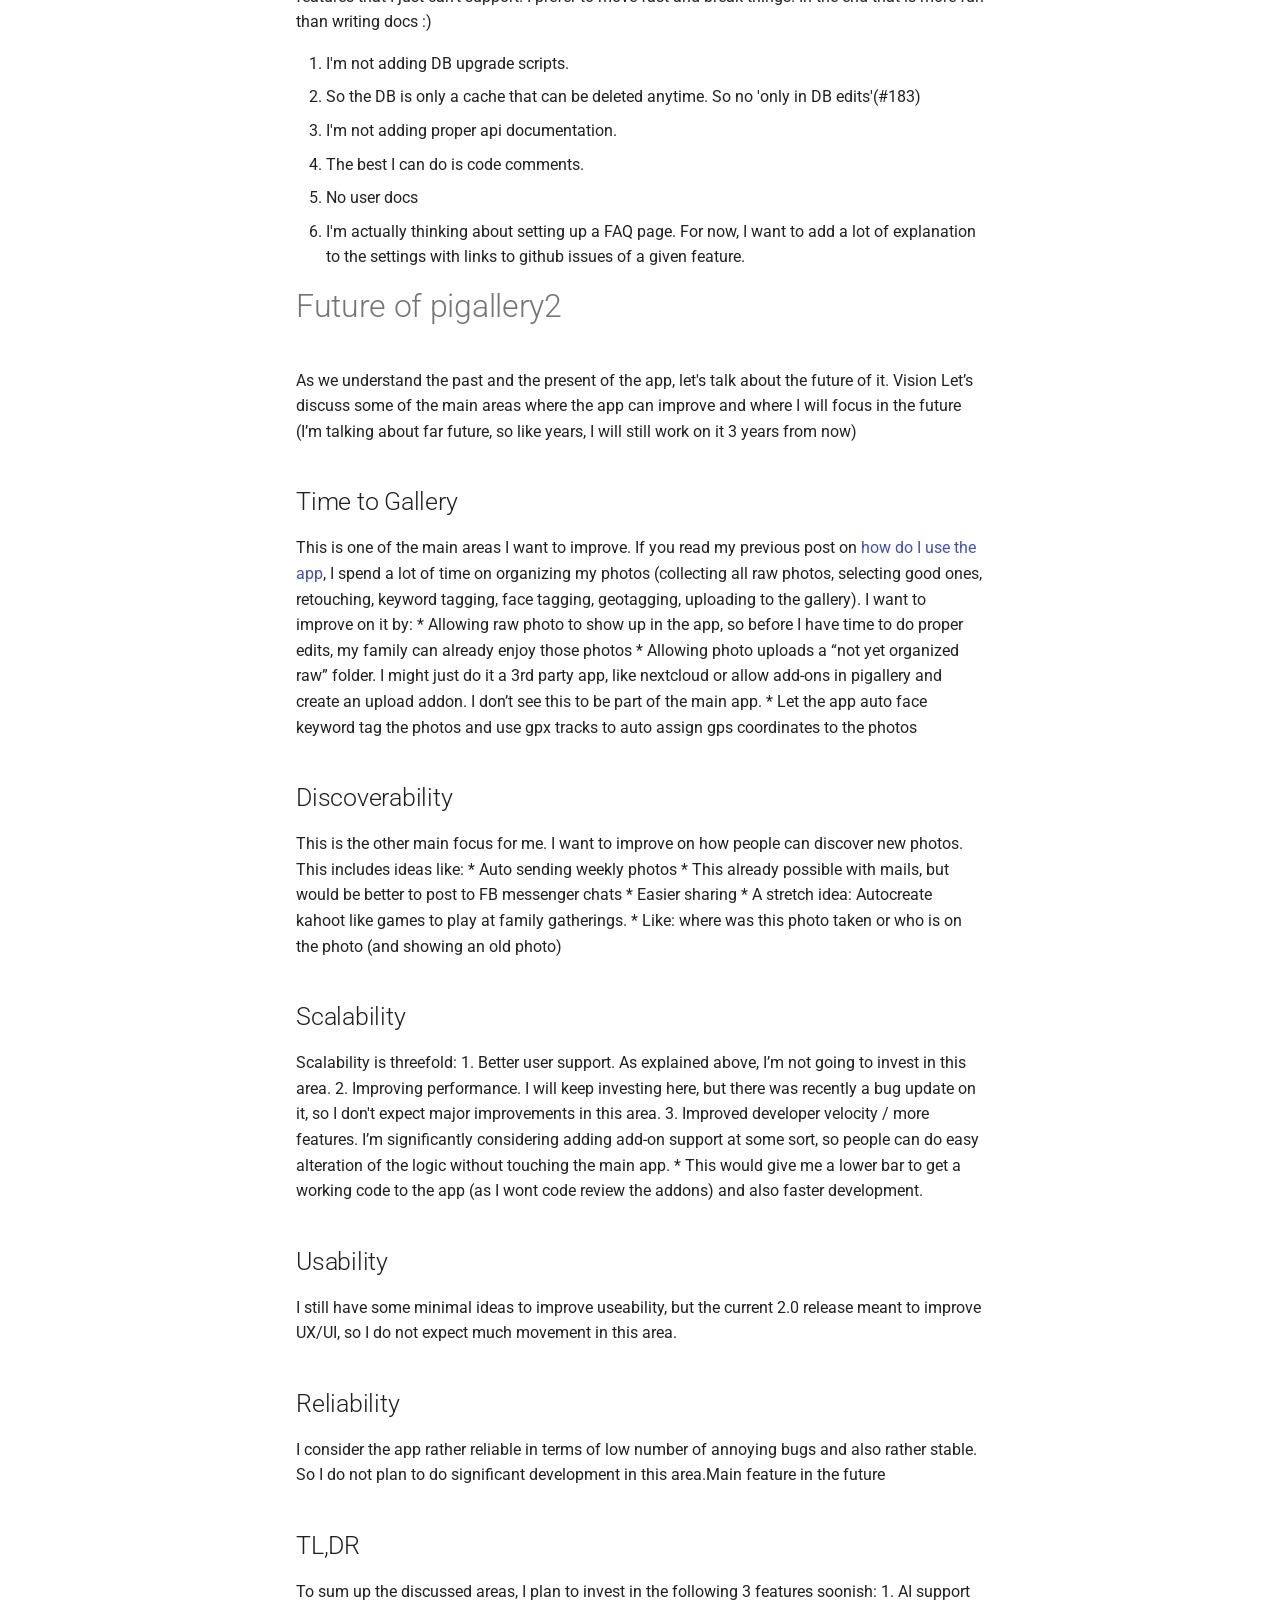
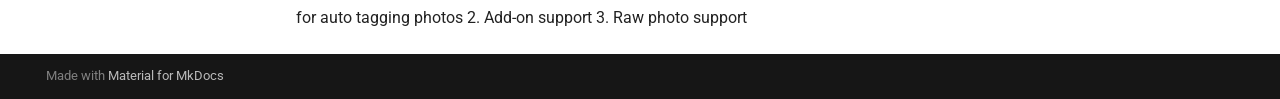
<file: blog/The future of pigallery2 v2.0.0 and beyond 2023/index.html>
<!DOCTYPE html><html lang="en" class="no-js"><head>
    
      <meta charset="utf-8">
      <meta name="viewport" content="width=device-width,initial-scale=1">
      
      
      
        <link rel="canonical" href="https://bpatrik.github.io/pigallery2/blog/The%20future%20of%20pigallery2%20v2.0.0%20and%20beyond%202023/">
      
      
        <link rel="prev" href="../How%20do%20I%20use%20PiGallery2%202021/">
      
      
        <link rel="next" href="../%5BTutorial%5D%20Pigallery2%20From%20Zero%20To%20Hero%202025/">
      
      
        
      
      
      <link rel="icon" href="../../assets/images/favicon.png">
      <meta name="generator" content="mkdocs-1.6.1, mkdocs-material-9.7.7">
    
    
      
        <title>The future of PiGallery2 (2023) - PiGallery2 Documentation</title>
      
    
    
      <link rel="stylesheet" href="../../assets/stylesheets/main.ec1eaa64.min.css">
      
        
        <link rel="stylesheet" href="../../assets/stylesheets/palette.ab4e12ef.min.css">
      
      


    
    
      
    
    
      
        
        
        <link rel="preconnect" href="https://fonts.gstatic.com" crossorigin="">
        <link rel="stylesheet" href="https://fonts.googleapis.com/css?family=Roboto:300,300i,400,400i,700,700i%7CRoboto+Mono:400,400i,700,700i&amp;display=fallback">
        <style>:root{--md-text-font:"Roboto";--md-code-font:"Roboto Mono"}</style>
      
    
    
    <script>__md_scope=new URL("../..",location),__md_hash=e=>[...e].reduce(((e,_)=>(e<<5)-e+_.charCodeAt(0)),0),__md_get=(e,_=localStorage,t=__md_scope)=>JSON.parse(_.getItem(t.pathname+"."+e)),__md_set=(e,_,t=localStorage,a=__md_scope)=>{try{t.setItem(a.pathname+"."+e,JSON.stringify(_))}catch(e){}}</script>
    
      

    
    
  <link href="../../assets/stylesheets/glightbox.min.css" rel="stylesheet"><script src="../../assets/javascripts/glightbox.min.js"></script><style id="glightbox-style">
            html.glightbox-open { overflow: initial; height: 100%; }
            .gslide-title { margin-top: 0px; user-select: text; }
            .gslide-desc { color: #666; user-select: text; }
            .gslide-image img { background: white; }
            .gscrollbar-fixer { padding-right: 15px; }
            .gdesc-inner { font-size: 0.75rem; }
            body[data-md-color-scheme="slate"] .gdesc-inner { background: var(--md-default-bg-color); }
            body[data-md-color-scheme="slate"] .gslide-title { color: var(--md-default-fg-color); }
            body[data-md-color-scheme="slate"] .gslide-desc { color: var(--md-default-fg-color); }
        </style></head>
  
  
    
    
    
    
    
    <body dir="ltr" data-md-color-scheme="default" data-md-color-primary="indigo" data-md-color-accent="indigo">
  
    
    <input class="md-toggle" data-md-toggle="drawer" type="checkbox" id="__drawer" autocomplete="off">
    <input class="md-toggle" data-md-toggle="search" type="checkbox" id="__search" autocomplete="off">
    <label class="md-overlay" for="__drawer"></label>
    <div data-md-component="skip">
      
        
        <a href="#past-and-present" class="md-skip">
          Skip to content
        </a>
      
    </div>
    <div data-md-component="announce">
      
    </div>
    
    
      

  

<header class="md-header md-header--shadow" data-md-component="header">
  <nav class="md-header__inner md-grid" aria-label="Header">
    <a href="../.." title="PiGallery2 Documentation" class="md-header__button md-logo" aria-label="PiGallery2 Documentation" data-md-component="logo">
      
  
  <svg xmlns="http://www.w3.org/2000/svg" viewBox="0 0 24 24"><path d="M12 8a3 3 0 0 0 3-3 3 3 0 0 0-3-3 3 3 0 0 0-3 3 3 3 0 0 0 3 3m0 3.54C9.64 9.35 6.5 8 3 8v11c3.5 0 6.64 1.35 9 3.54 2.36-2.19 5.5-3.54 9-3.54V8c-3.5 0-6.64 1.35-9 3.54"></path></svg>

    </a>
    <label class="md-header__button md-icon" for="__drawer">
      
      <svg xmlns="http://www.w3.org/2000/svg" viewBox="0 0 24 24"><path d="M3 6h18v2H3zm0 5h18v2H3zm0 5h18v2H3z"></path></svg>
    </label>
    <div class="md-header__title" data-md-component="header-title">
      <div class="md-header__ellipsis">
        <div class="md-header__topic">
          <span class="md-ellipsis">
            PiGallery2 Documentation
          </span>
        </div>
        <div class="md-header__topic" data-md-component="header-topic">
          <span class="md-ellipsis">
            
              The future of PiGallery2 (2023)
            
          </span>
        </div>
      </div>
    </div>
    
      
    
    
    
    
      
      
        <label class="md-header__button md-icon" for="__search">
          
          <svg xmlns="http://www.w3.org/2000/svg" viewBox="0 0 24 24"><path d="M9.5 3A6.5 6.5 0 0 1 16 9.5c0 1.61-.59 3.09-1.56 4.23l.27.27h.79l5 5-1.5 1.5-5-5v-.79l-.27-.27A6.52 6.52 0 0 1 9.5 16 6.5 6.5 0 0 1 3 9.5 6.5 6.5 0 0 1 9.5 3m0 2C7 5 5 7 5 9.5S7 14 9.5 14 14 12 14 9.5 12 5 9.5 5"></path></svg>
        </label>
        <div class="md-search" data-md-component="search" role="dialog">
  <label class="md-search__overlay" for="__search"></label>
  <div class="md-search__inner" role="search">
    <form class="md-search__form" name="search">
      <input type="text" class="md-search__input" name="query" aria-label="Search" placeholder="Search" autocapitalize="off" autocorrect="off" autocomplete="off" spellcheck="false" data-md-component="search-query" required="">
      <label class="md-search__icon md-icon" for="__search">
        
        <svg xmlns="http://www.w3.org/2000/svg" viewBox="0 0 24 24"><path d="M9.5 3A6.5 6.5 0 0 1 16 9.5c0 1.61-.59 3.09-1.56 4.23l.27.27h.79l5 5-1.5 1.5-5-5v-.79l-.27-.27A6.52 6.52 0 0 1 9.5 16 6.5 6.5 0 0 1 3 9.5 6.5 6.5 0 0 1 9.5 3m0 2C7 5 5 7 5 9.5S7 14 9.5 14 14 12 14 9.5 12 5 9.5 5"></path></svg>
        
        <svg xmlns="http://www.w3.org/2000/svg" viewBox="0 0 24 24"><path d="M20 11v2H8l5.5 5.5-1.42 1.42L4.16 12l7.92-7.92L13.5 5.5 8 11z"></path></svg>
      </label>
      <nav class="md-search__options" aria-label="Search">
        
        <button type="reset" class="md-search__icon md-icon" title="Clear" aria-label="Clear" tabindex="-1">
          
          <svg xmlns="http://www.w3.org/2000/svg" viewBox="0 0 24 24"><path d="M19 6.41 17.59 5 12 10.59 6.41 5 5 6.41 10.59 12 5 17.59 6.41 19 12 13.41 17.59 19 19 17.59 13.41 12z"></path></svg>
        </button>
      </nav>
      
    </form>
    <div class="md-search__output">
      <div class="md-search__scrollwrap" tabindex="0" data-md-scrollfix="">
        <div class="md-search-result" data-md-component="search-result">
          <div class="md-search-result__meta">
            Initializing search
          </div>
          <ol class="md-search-result__list" role="presentation"></ol>
        </div>
      </div>
    </div>
  </div>
</div>
      
    
    
      <div class="md-header__source">
        <a href="https://github.com/bpatrik/pigallery2" title="Go to repository" class="md-source" data-md-component="source">
  <div class="md-source__icon md-icon">
    
    <svg xmlns="http://www.w3.org/2000/svg" viewBox="0 0 512 512"><!--! Font Awesome Free 7.1.0 by @fontawesome - https://fontawesome.com License - https://fontawesome.com/license/free (Icons: CC BY 4.0, Fonts: SIL OFL 1.1, Code: MIT License) Copyright 2025 Fonticons, Inc.--><path d="M173.9 397.4c0 2-2.3 3.6-5.2 3.6-3.3.3-5.6-1.3-5.6-3.6 0-2 2.3-3.6 5.2-3.6 3-.3 5.6 1.3 5.6 3.6m-31.1-4.5c-.7 2 1.3 4.3 4.3 4.9 2.6 1 5.6 0 6.2-2s-1.3-4.3-4.3-5.2c-2.6-.7-5.5.3-6.2 2.3m44.2-1.7c-2.9.7-4.9 2.6-4.6 4.9.3 2 2.9 3.3 5.9 2.6 2.9-.7 4.9-2.6 4.6-4.6-.3-1.9-3-3.2-5.9-2.9M252.8 8C114.1 8 8 113.3 8 252c0 110.9 69.8 205.8 169.5 239.2 12.8 2.3 17.3-5.6 17.3-12.1 0-6.2-.3-40.4-.3-61.4 0 0-70 15-84.7-29.8 0 0-11.4-29.1-27.8-36.6 0 0-22.9-15.7 1.6-15.4 0 0 24.9 2 38.6 25.8 21.9 38.6 58.6 27.5 72.9 20.9 2.3-16 8.8-27.1 16-33.7-55.9-6.2-112.3-14.3-112.3-110.5 0-27.5 7.6-41.3 23.6-58.9-2.6-6.5-11.1-33.3 2.6-67.9 20.9-6.5 69 27 69 27 20-5.6 41.5-8.5 62.8-8.5s42.8 2.9 62.8 8.5c0 0 48.1-33.6 69-27 13.7 34.7 5.2 61.4 2.6 67.9 16 17.7 25.8 31.5 25.8 58.9 0 96.5-58.9 104.2-114.8 110.5 9.2 7.9 17 22.9 17 46.4 0 33.7-.3 75.4-.3 83.6 0 6.5 4.6 14.4 17.3 12.1C436.2 457.8 504 362.9 504 252 504 113.3 391.5 8 252.8 8M105.2 352.9c-1.3 1-1 3.3.7 5.2 1.6 1.6 3.9 2.3 5.2 1 1.3-1 1-3.3-.7-5.2-1.6-1.6-3.9-2.3-5.2-1m-10.8-8.1c-.7 1.3.3 2.9 2.3 3.9 1.6 1 3.6.7 4.3-.7.7-1.3-.3-2.9-2.3-3.9-2-.6-3.6-.3-4.3.7m32.4 35.6c-1.6 1.3-1 4.3 1.3 6.2 2.3 2.3 5.2 2.6 6.5 1 1.3-1.3.7-4.3-1.3-6.2-2.2-2.3-5.2-2.6-6.5-1m-11.4-14.7c-1.6 1-1.6 3.6 0 5.9s4.3 3.3 5.6 2.3c1.6-1.3 1.6-3.9 0-6.2-1.4-2.3-4-3.3-5.6-2"></path></svg>
  </div>
  <div class="md-source__repository">
    bpatrik/pigallery2
  </div>
</a>
      </div>
    
  </nav>
  
</header>
    
    <div class="md-container" data-md-component="container">
      
      
        
          
        
      
      <main class="md-main" data-md-component="main">
        <div class="md-main__inner md-grid">
          
            
              
              <div class="md-sidebar md-sidebar--primary" data-md-component="sidebar" data-md-type="navigation">
                <div class="md-sidebar__scrollwrap">
                  <div class="md-sidebar__inner">
                    



<nav class="md-nav md-nav--primary" aria-label="Navigation" data-md-level="0">
  <label class="md-nav__title" for="__drawer">
    <a href="../.." title="PiGallery2 Documentation" class="md-nav__button md-logo" aria-label="PiGallery2 Documentation" data-md-component="logo">
      
  
  <svg xmlns="http://www.w3.org/2000/svg" viewBox="0 0 24 24"><path d="M12 8a3 3 0 0 0 3-3 3 3 0 0 0-3-3 3 3 0 0 0-3 3 3 3 0 0 0 3 3m0 3.54C9.64 9.35 6.5 8 3 8v11c3.5 0 6.64 1.35 9 3.54 2.36-2.19 5.5-3.54 9-3.54V8c-3.5 0-6.64 1.35-9 3.54"></path></svg>

    </a>
    PiGallery2 Documentation
  </label>
  
    <div class="md-nav__source">
      <a href="https://github.com/bpatrik/pigallery2" title="Go to repository" class="md-source" data-md-component="source">
  <div class="md-source__icon md-icon">
    
    <svg xmlns="http://www.w3.org/2000/svg" viewBox="0 0 512 512"><!--! Font Awesome Free 7.1.0 by @fontawesome - https://fontawesome.com License - https://fontawesome.com/license/free (Icons: CC BY 4.0, Fonts: SIL OFL 1.1, Code: MIT License) Copyright 2025 Fonticons, Inc.--><path d="M173.9 397.4c0 2-2.3 3.6-5.2 3.6-3.3.3-5.6-1.3-5.6-3.6 0-2 2.3-3.6 5.2-3.6 3-.3 5.6 1.3 5.6 3.6m-31.1-4.5c-.7 2 1.3 4.3 4.3 4.9 2.6 1 5.6 0 6.2-2s-1.3-4.3-4.3-5.2c-2.6-.7-5.5.3-6.2 2.3m44.2-1.7c-2.9.7-4.9 2.6-4.6 4.9.3 2 2.9 3.3 5.9 2.6 2.9-.7 4.9-2.6 4.6-4.6-.3-1.9-3-3.2-5.9-2.9M252.8 8C114.1 8 8 113.3 8 252c0 110.9 69.8 205.8 169.5 239.2 12.8 2.3 17.3-5.6 17.3-12.1 0-6.2-.3-40.4-.3-61.4 0 0-70 15-84.7-29.8 0 0-11.4-29.1-27.8-36.6 0 0-22.9-15.7 1.6-15.4 0 0 24.9 2 38.6 25.8 21.9 38.6 58.6 27.5 72.9 20.9 2.3-16 8.8-27.1 16-33.7-55.9-6.2-112.3-14.3-112.3-110.5 0-27.5 7.6-41.3 23.6-58.9-2.6-6.5-11.1-33.3 2.6-67.9 20.9-6.5 69 27 69 27 20-5.6 41.5-8.5 62.8-8.5s42.8 2.9 62.8 8.5c0 0 48.1-33.6 69-27 13.7 34.7 5.2 61.4 2.6 67.9 16 17.7 25.8 31.5 25.8 58.9 0 96.5-58.9 104.2-114.8 110.5 9.2 7.9 17 22.9 17 46.4 0 33.7-.3 75.4-.3 83.6 0 6.5 4.6 14.4 17.3 12.1C436.2 457.8 504 362.9 504 252 504 113.3 391.5 8 252.8 8M105.2 352.9c-1.3 1-1 3.3.7 5.2 1.6 1.6 3.9 2.3 5.2 1 1.3-1 1-3.3-.7-5.2-1.6-1.6-3.9-2.3-5.2-1m-10.8-8.1c-.7 1.3.3 2.9 2.3 3.9 1.6 1 3.6.7 4.3-.7.7-1.3-.3-2.9-2.3-3.9-2-.6-3.6-.3-4.3.7m32.4 35.6c-1.6 1.3-1 4.3 1.3 6.2 2.3 2.3 5.2 2.6 6.5 1 1.3-1.3.7-4.3-1.3-6.2-2.2-2.3-5.2-2.6-6.5-1m-11.4-14.7c-1.6 1-1.6 3.6 0 5.9s4.3 3.3 5.6 2.3c1.6-1.3 1.6-3.9 0-6.2-1.4-2.3-4-3.3-5.6-2"></path></svg>
  </div>
  <div class="md-source__repository">
    bpatrik/pigallery2
  </div>
</a>
    </div>
  
  <ul class="md-nav__list" data-md-scrollfix="">
    
      
      
  
  
  
  
    <li class="md-nav__item">
      <a href="../.." class="md-nav__link">
        
  
  
  <span class="md-ellipsis">
    
  
    Home
  

    
  </span>
  
  

      </a>
    </li>
  

    
      
      
  
  
  
  
    <li class="md-nav__item">
      <a href="../../faq/" class="md-nav__link">
        
  
  
  <span class="md-ellipsis">
    
  
    FAQ
  

    
  </span>
  
  

      </a>
    </li>
  

    
      
      
  
  
  
  
    <li class="md-nav__item">
      <a href="../../features/" class="md-nav__link">
        
  
  
  <span class="md-ellipsis">
    
  
    Features
  

    
  </span>
  
  

      </a>
    </li>
  

    
      
      
  
  
  
  
    
    
    
    
    
    <li class="md-nav__item md-nav__item--nested">
      
        
        
        <input class="md-nav__toggle md-toggle " type="checkbox" id="__nav_4">
        
          
          <label class="md-nav__link" for="__nav_4" id="__nav_4_label" tabindex="0">
            
  
  
  <span class="md-ellipsis">
    
  
    Getting Started
  

    
  </span>
  
  

            <span class="md-nav__icon md-icon"></span>
          </label>
        
        <nav class="md-nav" data-md-level="1" aria-labelledby="__nav_4_label" aria-expanded="false">
          <label class="md-nav__title" for="__nav_4">
            <span class="md-nav__icon md-icon"></span>
            
  
    Getting Started
  

          </label>
          <ul class="md-nav__list" data-md-scrollfix="">
            
              
                
  
  
  
  
    <li class="md-nav__item">
      <a href="../../setup/docker/" class="md-nav__link">
        
  
  
  <span class="md-ellipsis">
    
  
    Docker (Recommended)
  

    
  </span>
  
  

      </a>
    </li>
  

              
            
              
                
  
  
  
  
    
    
    
    
    
    <li class="md-nav__item md-nav__item--nested">
      
        
        
        <input class="md-nav__toggle md-toggle " type="checkbox" id="__nav_4_2">
        
          
          <label class="md-nav__link" for="__nav_4_2" id="__nav_4_2_label" tabindex="0">
            
  
  
  <span class="md-ellipsis">
    
  
    Advanced
  

    
  </span>
  
  

            <span class="md-nav__icon md-icon"></span>
          </label>
        
        <nav class="md-nav" data-md-level="2" aria-labelledby="__nav_4_2_label" aria-expanded="false">
          <label class="md-nav__title" for="__nav_4_2">
            <span class="md-nav__icon md-icon"></span>
            
  
    Advanced
  

          </label>
          <ul class="md-nav__list" data-md-scrollfix="">
            
              
                
  
  
  
  
    <li class="md-nav__item">
      <a href="../../setup/advanced/advanced-docker-npm-portainer/" class="md-nav__link">
        
  
  
  <span class="md-ellipsis">
    
  
    Portainer &amp; NPM
  

    
  </span>
  
  

      </a>
    </li>
  

              
            
              
                
  
  
  
  
    <li class="md-nav__item">
      <a href="../../setup/advanced/authentik/" class="md-nav__link">
        
  
  
  <span class="md-ellipsis">
    
  
    ORCID with Authentik SSO (Optional)
  

    
  </span>
  
  

      </a>
    </li>
  

              
            
          </ul>
        </nav>
      
    </li>
  

              
            
              
                
  
  
  
  
    <li class="md-nav__item">
      <a href="../../setup/direct-install/" class="md-nav__link">
        
  
  
  <span class="md-ellipsis">
    
  
    Direct Install (Unsupported)
  

    
  </span>
  
  

      </a>
    </li>
  

              
            
          </ul>
        </nav>
      
    </li>
  

    
      
      
  
  
  
  
    
    
    
    
    
    <li class="md-nav__item md-nav__item--nested">
      
        
        
        <input class="md-nav__toggle md-toggle " type="checkbox" id="__nav_5">
        
          
          <label class="md-nav__link" for="__nav_5" id="__nav_5_label" tabindex="0">
            
  
  
  <span class="md-ellipsis">
    
  
    User Guide
  

    
  </span>
  
  

            <span class="md-nav__icon md-icon"></span>
          </label>
        
        <nav class="md-nav" data-md-level="1" aria-labelledby="__nav_5_label" aria-expanded="false">
          <label class="md-nav__title" for="__nav_5">
            <span class="md-nav__icon md-icon"></span>
            
  
    User Guide
  

          </label>
          <ul class="md-nav__list" data-md-scrollfix="">
            
              
                
  
  
  
  
    <li class="md-nav__item">
      <a href="../../user-guide/configuration/" class="md-nav__link">
        
  
  
  <span class="md-ellipsis">
    
  
    Configuration
  

    
  </span>
  
  

      </a>
    </li>
  

              
            
              
                
  
  
  
  
    <li class="md-nav__item">
      <a href="../../user-guide/user-rights/" class="md-nav__link">
        
  
  
  <span class="md-ellipsis">
    
  
    User Rights
  

    
  </span>
  
  

      </a>
    </li>
  

              
            
          </ul>
        </nav>
      
    </li>
  

    
      
      
  
  
  
  
    
    
    
    
    
    <li class="md-nav__item md-nav__item--nested">
      
        
        
        <input class="md-nav__toggle md-toggle " type="checkbox" id="__nav_6">
        
          
          <label class="md-nav__link" for="__nav_6" id="__nav_6_label" tabindex="0">
            
  
  
  <span class="md-ellipsis">
    
  
    Development
  

    
  </span>
  
  

            <span class="md-nav__icon md-icon"></span>
          </label>
        
        <nav class="md-nav" data-md-level="1" aria-labelledby="__nav_6_label" aria-expanded="false">
          <label class="md-nav__title" for="__nav_6">
            <span class="md-nav__icon md-icon"></span>
            
  
    Development
  

          </label>
          <ul class="md-nav__list" data-md-scrollfix="">
            
              
                
  
  
  
  
    <li class="md-nav__item">
      <a href="../../development/contributing/" class="md-nav__link">
        
  
  
  <span class="md-ellipsis">
    
  
    Contributing
  

    
  </span>
  
  

      </a>
    </li>
  

              
            
              
                
  
  
  
  
    <li class="md-nav__item">
      <a href="../../development/docker-contributing/" class="md-nav__link">
        
  
  
  <span class="md-ellipsis">
    
  
    Docker Development
  

    
  </span>
  
  

      </a>
    </li>
  

              
            
              
                
  
  
  
  
    <li class="md-nav__item">
      <a href="../../development/extensions/" class="md-nav__link">
        
  
  
  <span class="md-ellipsis">
    
  
    Extensions
  

    
  </span>
  
  

      </a>
    </li>
  

              
            
          </ul>
        </nav>
      
    </li>
  

    
      
      
  
  
    
  
  
  
    
    
    
    
    
    <li class="md-nav__item md-nav__item--active md-nav__item--nested">
      
        
        
        <input class="md-nav__toggle md-toggle " type="checkbox" id="__nav_7" checked="">
        
          
          <label class="md-nav__link" for="__nav_7" id="__nav_7_label" tabindex="0">
            
  
  
  <span class="md-ellipsis">
    
  
    Blog
  

    
  </span>
  
  

            <span class="md-nav__icon md-icon"></span>
          </label>
        
        <nav class="md-nav" data-md-level="1" aria-labelledby="__nav_7_label" aria-expanded="true">
          <label class="md-nav__title" for="__nav_7">
            <span class="md-nav__icon md-icon"></span>
            
  
    Blog
  

          </label>
          <ul class="md-nav__list" data-md-scrollfix="">
            
              
                
  
  
  
  
    <li class="md-nav__item">
      <a href="../How%20do%20I%20use%20PiGallery2%202021/" class="md-nav__link">
        
  
  
  <span class="md-ellipsis">
    
  
    How do I use PiGallery2 (2021)
  

    
  </span>
  
  

      </a>
    </li>
  

              
            
              
                
  
  
    
  
  
  
    <li class="md-nav__item md-nav__item--active">
      
      <input class="md-nav__toggle md-toggle" type="checkbox" id="__toc">
      
      
        
      
      
        <label class="md-nav__link md-nav__link--active" for="__toc">
          
  
  
  <span class="md-ellipsis">
    
  
    The future of PiGallery2 (2023)
  

    
  </span>
  
  

          <span class="md-nav__icon md-icon"></span>
        </label>
      
      <a href="./" class="md-nav__link md-nav__link--active">
        
  
  
  <span class="md-ellipsis">
    
  
    The future of PiGallery2 (2023)
  

    
  </span>
  
  

      </a>
      
        

<nav class="md-nav md-nav--secondary" aria-label="Table of contents">
  
  
  
    
  
  
    <label class="md-nav__title" for="__toc">
      <span class="md-nav__icon md-icon"></span>
      Table of contents
    </label>
    <ul class="md-nav__list" data-md-component="toc" data-md-scrollfix="">
      
        <li class="md-nav__item">
  <a href="#evolution" class="md-nav__link">
    <span class="md-ellipsis">
      
        Evolution
      
    </span>
  </a>
  
    <nav class="md-nav" aria-label="Evolution">
      <ul class="md-nav__list">
        
          <li class="md-nav__item">
  <a href="#photo-transcoding" class="md-nav__link">
    <span class="md-ellipsis">
      
        Photo transcoding
      
    </span>
  </a>
  
</li>
        
          <li class="md-nav__item">
  <a href="#indexing-and-caching-in-db" class="md-nav__link">
    <span class="md-ellipsis">
      
        Indexing and Caching in DB
      
    </span>
  </a>
  
</li>
        
      </ul>
    </nav>
  
</li>
      
        <li class="md-nav__item">
  <a href="#lack-of-mainstream-features" class="md-nav__link">
    <span class="md-ellipsis">
      
        Lack of mainstream features
      
    </span>
  </a>
  
    <nav class="md-nav" aria-label="Lack of mainstream features">
      <ul class="md-nav__list">
        
          <li class="md-nav__item">
  <a href="#reminder-for-myself" class="md-nav__link">
    <span class="md-ellipsis">
      
        Reminder for myself
      
    </span>
  </a>
  
</li>
        
          <li class="md-nav__item">
  <a href="#editing" class="md-nav__link">
    <span class="md-ellipsis">
      
        Editing
      
    </span>
  </a>
  
</li>
        
          <li class="md-nav__item">
  <a href="#source-of-truth-is-the-disk-db-is-only-a-cache" class="md-nav__link">
    <span class="md-ellipsis">
      
        Source of truth is the disk: DB is only a cache
      
    </span>
  </a>
  
</li>
        
          <li class="md-nav__item">
  <a href="#user-control" class="md-nav__link">
    <span class="md-ellipsis">
      
        User control
      
    </span>
  </a>
  
</li>
        
          <li class="md-nav__item">
  <a href="#timeline-view" class="md-nav__link">
    <span class="md-ellipsis">
      
        Timeline view
      
    </span>
  </a>
  
</li>
        
      </ul>
    </nav>
  
</li>
      
        <li class="md-nav__item">
  <a href="#development-velocity" class="md-nav__link">
    <span class="md-ellipsis">
      
        Development velocity
      
    </span>
  </a>
  
</li>
      
    </ul>
  
</nav>
      
    </li>
  

              
            
              
                
  
  
  
  
    <li class="md-nav__item">
      <a href="../%5BTutorial%5D%20Pigallery2%20From%20Zero%20To%20Hero%202025/" class="md-nav__link">
        
  
  
  <span class="md-ellipsis">
    
  
    From Zero To Hero (2025)
  

    
  </span>
  
  

      </a>
    </li>
  

              
            
          </ul>
        </nav>
      
    </li>
  

    
      
      
  
  
  
  
    <li class="md-nav__item">
      <a href="../../references/" class="md-nav__link">
        
  
  
  <span class="md-ellipsis">
    
  
    References
  

    
  </span>
  
  

      </a>
    </li>
  

    
  </ul>
</nav>
                  </div>
                </div>
              </div>
            
            
              
              <div class="md-sidebar md-sidebar--secondary" data-md-component="sidebar" data-md-type="toc">
                <div class="md-sidebar__scrollwrap">
                  <div class="md-sidebar__inner">
                    

<nav class="md-nav md-nav--secondary" aria-label="Table of contents">
  
  
  
    
  
  
    <label class="md-nav__title" for="__toc">
      <span class="md-nav__icon md-icon"></span>
      Table of contents
    </label>
    <ul class="md-nav__list" data-md-component="toc" data-md-scrollfix="">
      
        <li class="md-nav__item">
  <a href="#evolution" class="md-nav__link">
    <span class="md-ellipsis">
      
        Evolution
      
    </span>
  </a>
  
    <nav class="md-nav" aria-label="Evolution">
      <ul class="md-nav__list">
        
          <li class="md-nav__item">
  <a href="#photo-transcoding" class="md-nav__link">
    <span class="md-ellipsis">
      
        Photo transcoding
      
    </span>
  </a>
  
</li>
        
          <li class="md-nav__item">
  <a href="#indexing-and-caching-in-db" class="md-nav__link">
    <span class="md-ellipsis">
      
        Indexing and Caching in DB
      
    </span>
  </a>
  
</li>
        
      </ul>
    </nav>
  
</li>
      
        <li class="md-nav__item">
  <a href="#lack-of-mainstream-features" class="md-nav__link">
    <span class="md-ellipsis">
      
        Lack of mainstream features
      
    </span>
  </a>
  
    <nav class="md-nav" aria-label="Lack of mainstream features">
      <ul class="md-nav__list">
        
          <li class="md-nav__item">
  <a href="#reminder-for-myself" class="md-nav__link">
    <span class="md-ellipsis">
      
        Reminder for myself
      
    </span>
  </a>
  
</li>
        
          <li class="md-nav__item">
  <a href="#editing" class="md-nav__link">
    <span class="md-ellipsis">
      
        Editing
      
    </span>
  </a>
  
</li>
        
          <li class="md-nav__item">
  <a href="#source-of-truth-is-the-disk-db-is-only-a-cache" class="md-nav__link">
    <span class="md-ellipsis">
      
        Source of truth is the disk: DB is only a cache
      
    </span>
  </a>
  
</li>
        
          <li class="md-nav__item">
  <a href="#user-control" class="md-nav__link">
    <span class="md-ellipsis">
      
        User control
      
    </span>
  </a>
  
</li>
        
          <li class="md-nav__item">
  <a href="#timeline-view" class="md-nav__link">
    <span class="md-ellipsis">
      
        Timeline view
      
    </span>
  </a>
  
</li>
        
      </ul>
    </nav>
  
</li>
      
        <li class="md-nav__item">
  <a href="#development-velocity" class="md-nav__link">
    <span class="md-ellipsis">
      
        Development velocity
      
    </span>
  </a>
  
</li>
      
    </ul>
  
</nav>
                  </div>
                </div>
              </div>
            
          
          
            <div class="md-content" data-md-component="content">
              
              <article class="md-content__inner md-typeset">
                
                  


  
  


<h1 id="past-and-present">Past and present</h1>
<p>Before we dive into the future of the app, let's first understand the past and present of the app.</p>
<p>I started working on pigallery2 7 years ago. Pigallery2 is my second open-source gallery app, but my 3rd/4th gallery app altogether.
The existence of pigallery2 is threefold: 1) I wanted an app where I can share my photos with all their metadata with my family. I could have just used something like dropbox, 2) but I have a highly organized gallery that I don't like to upload to any 3rd party place. I could have used one of the available self hosted solutions, but none of them fitted my needs and 3) I like building stuff.</p>
<h2 id="evolution">Evolution</h2>
<p>PiGallery2 evolved from a simple 'list and show photos directly from HDD' app to where it is now. Now PiGallery2 reads photo metadata, indexes photos to DB, resizes them for a blazing fast user experience. The app also supports searching, sharing, blogging, rendering photos on the map and minimal user control (see full list of features <a href="http://bpatrik.github.io/pigallery2/">here</a>). At the beginning none of these features existed.</p>
<h3 id="photo-transcoding">Photo transcoding</h3>
<p>Originally, the application ran on a raspberry pi 1 with HDD. However, this solution had some limitations. Firstly, as my photos are usually between 5-10MB JPG in size. It was extremely slow to show hundreds of them in a browser window in their full size. Browsers are not good for showing 1GB (100 x 10MB) JPG files on one page.
In addition, due to the network limitations (my server was on a home network with a few 100 kbps upload speed), it took forever to download 1 GB.
Thus, to overcome the above mentioned obstacles,I added thumbnail generation that first generated small <code>jpg</code>, later <code>webm</code> files. The app supports multiple sizes of thumbnails. When a photo is rendered, the app checks the best thumbnail size and loads that. This way the app does not download any unnecessary bytes, making the experience smoother.</p>
<p>I had the same issue with the previews (lightbox). My photos are usually 5-10MBs, but most of the time I only watch them on a full HD or at max on a 4K screen. Transcoding the photos to fhd or 4k saves a lot on transportation data and makes the whole experience way better.</p>
<p>Downloading a lot of data was also an important aspect when I used the app on a metered mobile network. I wanted to save on every bit.</p>
<h3 id="indexing-and-caching-in-db">Indexing and Caching in DB</h3>
<p>Now as the photos are small, scanning a directory all the time was still slow. Especially when the app also started reading more and more metadata. So with every directory open (load), the app needed to also read all the photos in that directory. This means opening and reading a few hundred megabytes from an external HDD at every directory open. That took seconds. During that the client could only show a boring loading animation. This is not acceptable in the world of webpages (on web users only wait 2-3s top).
So I added multi layer caching:
1. The app scans the directory when the user first navigates to it
  * no change up-to this point
2. App stores the scanned file structure in DB for future reuse and also sends that data to the client
3. The client stores the scanned file structure in a local cache and shows that to the user.</p>
<p>This way the app, in some cases, doesn't even have to communicate with the server to show a directory that you recently visited. This way a lot of network and computation data is saved in exchange for some caching storage. Of course caching introduces another problem: cache invalidation. So I had to add multiple hooks where the app checks if the client or the server side (the DB) is still valid. Cache can be invalid if the user changes anything in a given directory (like uploading a new photo).</p>
<p>Having photo transcoding and caching is what make pigallery2 truly shine, making it even faster than browsing my photos on my personal laptop.</p>
<h2 id="lack-of-mainstream-features">Lack of mainstream features</h2>
<p>I have to admit that there are important features that pigallery2 is lacking. Let me explain why.</p>
<h3 id="reminder-for-myself">Reminder for myself</h3>
<p>First of all, I need to remind everyone and most of all myself, what this app is for. This is a hobby project. Mainly developed by one person in their free time. There is no studio of 2000 developers and a well thought business case behind it. Furthermore, I have a bit of a <a href="https://github.com/bpatrik/pigallery2/discussions/292">niche use-cases</a> by having a highly organized gallery of photos. This means, I will never be able to compete with those apps that have a huge corporation behind them or just any reasonable business case. I would need to quit my job, hire people, work full time on it and charge money for it. With that, I would just kill pigallery2 as it is today: being a fun hobby project.
So, I need to set boundaries on some features and prioritize those that I actually use.</p>
<h3 id="editing">Editing</h3>
<p>Any sort of editing is a frequently asked feature (well,not that much after I said in the Readme that there is no editing support :) ). There are two reasons for no editing support: :
1. I don't want my family to touch my photos in any way as I carefully edited them
  * So I just have no incentive to implement it.
2. The app is made from bottom to top with the assumption that the DB write path is infrequent but the read path is frequent
  * So adding this feature would require heavy write path optimization. That would include better cache invalidation.</p>
<h3 id="source-of-truth-is-the-disk-db-is-only-a-cache">Source of truth is the disk: DB is only a cache</h3>
<p>I also frequently get feature requests about only doing edits in the DB. Like manually setting directory cover, hiding photos, adding keywords.</p>
<p>I'm not allowing it because of two reasons:
1. I want the app to show the best possible look with the least possible human configuration
  * This means the app should be able to select the best photo show in a directory without manually picking them.
2. Developer velocity
  * The DB is only a cache that should be possible to delete and rebuild anytime. This is mainly because I don't want to slow down developer velocity by writing and debugging DB upgrade scripts. I rather move fast and break the DB, it's only a cache. I estimate that backend related changes would be 50% slower if I would implement db upgrade scripts. And let's be honest, the dev velocity is already not great with 1-2 yearly releases.
  * You can argue that I could just make a huge warning that any DB only changes can be dropped any time. Believe me that would cause a lot of frustration and angry issues on github. I just don't want to deal with those.</p>
<h3 id="user-control">User control</h3>
<p>I frequently get requests to add support for some advanced user control. I mainly mean being able to restrict users to some subset of the gallery.  Or allow search in shared directories or just being able to search at all.</p>
<p>Although I find these features also useful and I would like to see them in the app, I need to remind myself what pigallery2 is. It's a hobby project and I just don't have time for all features and I should prioritize those that I also use.</p>
<h3 id="timeline-view">Timeline view</h3>
<p>Having a full timeline view is something that I also wanted to have. Unfortunately, the app is built up with the focus on directory first approach. The app expects all data to be available at the first load time. Mainly the local filters and the map needs it. This is a lot of data. Even with compression, sending all metadata for 200k or more photos at once is just not an option.</p>
<h2 id="development-velocity">Development velocity</h2>
<p>I would like to keep the developer velocity as high as possible. This means there are certain features that I just can't support. I prefer to move fast and break things. In the end that is more fun than writing docs :)</p>
<ol>
<li>I'm not adding DB upgrade scripts.</li>
<li>So the DB is only a cache that can be deleted anytime. So no 'only in DB edits'(#183)</li>
<li>I'm not adding proper api documentation.</li>
<li>The best I can do is code comments.</li>
<li>No user docs</li>
<li>I'm actually thinking about setting up a FAQ page. For now, I want to add a lot of explanation to the settings with links to github issues of a given feature.</li>
</ol>
<h1 id="future-of-pigallery2">Future of pigallery2</h1>
<p>As we understand the past and the present of the app, let's talk about the future of it.
Vision
Let’s discuss some of the main areas where the app can improve and where I will focus in the future (I’m talking about far future, so like years, I will still work on it 3 years from now)</p>
<h2 id="time-to-gallery">Time to Gallery</h2>
<p>This is one of the main areas I want to improve. If you read my previous post on <a href="https://github.com/bpatrik/pigallery2/discussions/292">how do I use the app</a>, I spend a lot of time on organizing my photos  (collecting all raw photos, selecting good ones, retouching, keyword tagging, face tagging, geotagging, uploading to the gallery). I want to improve on it by:
* Allowing raw photo to show up in the app, so before I have time to do proper edits, my family can already enjoy those photos
* Allowing photo uploads a “not yet organized raw” folder. I might just do it a 3rd party app, like nextcloud or allow add-ons in pigallery and create an upload addon. I don’t see this to be part of the main app.
* Let the app auto face keyword tag the photos and use gpx tracks to auto assign gps coordinates to the photos</p>
<h2 id="discoverability">Discoverability</h2>
<p>This is the other main focus for me. I want to improve on how people can discover new photos. This includes ideas like:
* Auto sending weekly photos
  * This already possible with mails, but would be better to post to FB messenger chats
* Easier sharing
* A stretch idea: Autocreate kahoot like games to play at family gatherings.
  * Like: where was this photo taken or who is on the photo (and showing an old photo)</p>
<h2 id="scalability">Scalability</h2>
<p>Scalability is threefold:
1. Better user support. As explained above, I’m not going to invest in this area.
2. Improving performance. I will keep investing here, but there was recently a bug update on it, so I don't expect major improvements in this area.
3. Improved developer velocity / more features. I’m significantly considering adding add-on support at some sort, so people can do easy alteration of the logic without touching the main app.
  * This would give me a lower bar to get a working code to the app (as I wont code review the addons) and also faster development.</p>
<h2 id="usability">Usability</h2>
<p>I still have some minimal ideas to improve useability, but the current 2.0 release meant to improve UX/UI, so I do not expect much movement in this area.</p>
<h2 id="reliability">Reliability</h2>
<p>I consider the app rather reliable in terms of low number of annoying bugs and also rather stable. So I do not plan to do significant development in this area.Main feature in the future</p>
<h2 id="tldr">TL,DR</h2>
<p>To sum up the discussed areas, I plan to invest in the following 3 features soonish:
1. AI support for auto tagging photos
2. Add-on support
3. Raw photo support</p>












                
              </article>
            </div>
          
          
<script>var target=document.getElementById(location.hash.slice(1));target&&target.name&&(target.checked=target.name.startsWith("__tabbed_"))</script>
        </div>
        
      </main>
      
        <footer class="md-footer">
  
  <div class="md-footer-meta md-typeset">
    <div class="md-footer-meta__inner md-grid">
      <div class="md-copyright">
  
  
    Made with
    <a href="https://squidfunk.github.io/mkdocs-material/" target="_blank" rel="noopener">
      Material for MkDocs
    </a>
  
</div>
      
    </div>
  </div>
</footer>
      
    </div>
    <div class="md-dialog" data-md-component="dialog">
      <div class="md-dialog__inner md-typeset"></div>
    </div>
    
    
    
      
      
      <script id="__config" type="application/json">{"annotate": null, "base": "../..", "features": [], "search": "../../assets/javascripts/workers/search.2c215733.min.js", "tags": null, "translations": {"clipboard.copied": "Copied to clipboard", "clipboard.copy": "Copy to clipboard", "search.result.more.one": "1 more on this page", "search.result.more.other": "# more on this page", "search.result.none": "No matching documents", "search.result.one": "1 matching document", "search.result.other": "# matching documents", "search.result.placeholder": "Type to start searching", "search.result.term.missing": "Missing", "select.version": "Select version"}, "version": null}</script>
    
    
      <script src="../../assets/javascripts/bundle.d7400e89.min.js"></script>
      
    
  
<script id="init-glightbox">const lightbox = GLightbox({"touchNavigation": true, "loop": false, "zoomable": true, "draggable": true, "openEffect": "zoom", "closeEffect": "zoom", "slideEffect": "slide"});
document$.subscribe(()=>{ lightbox.reload(); });
</script></body></html>
</file>
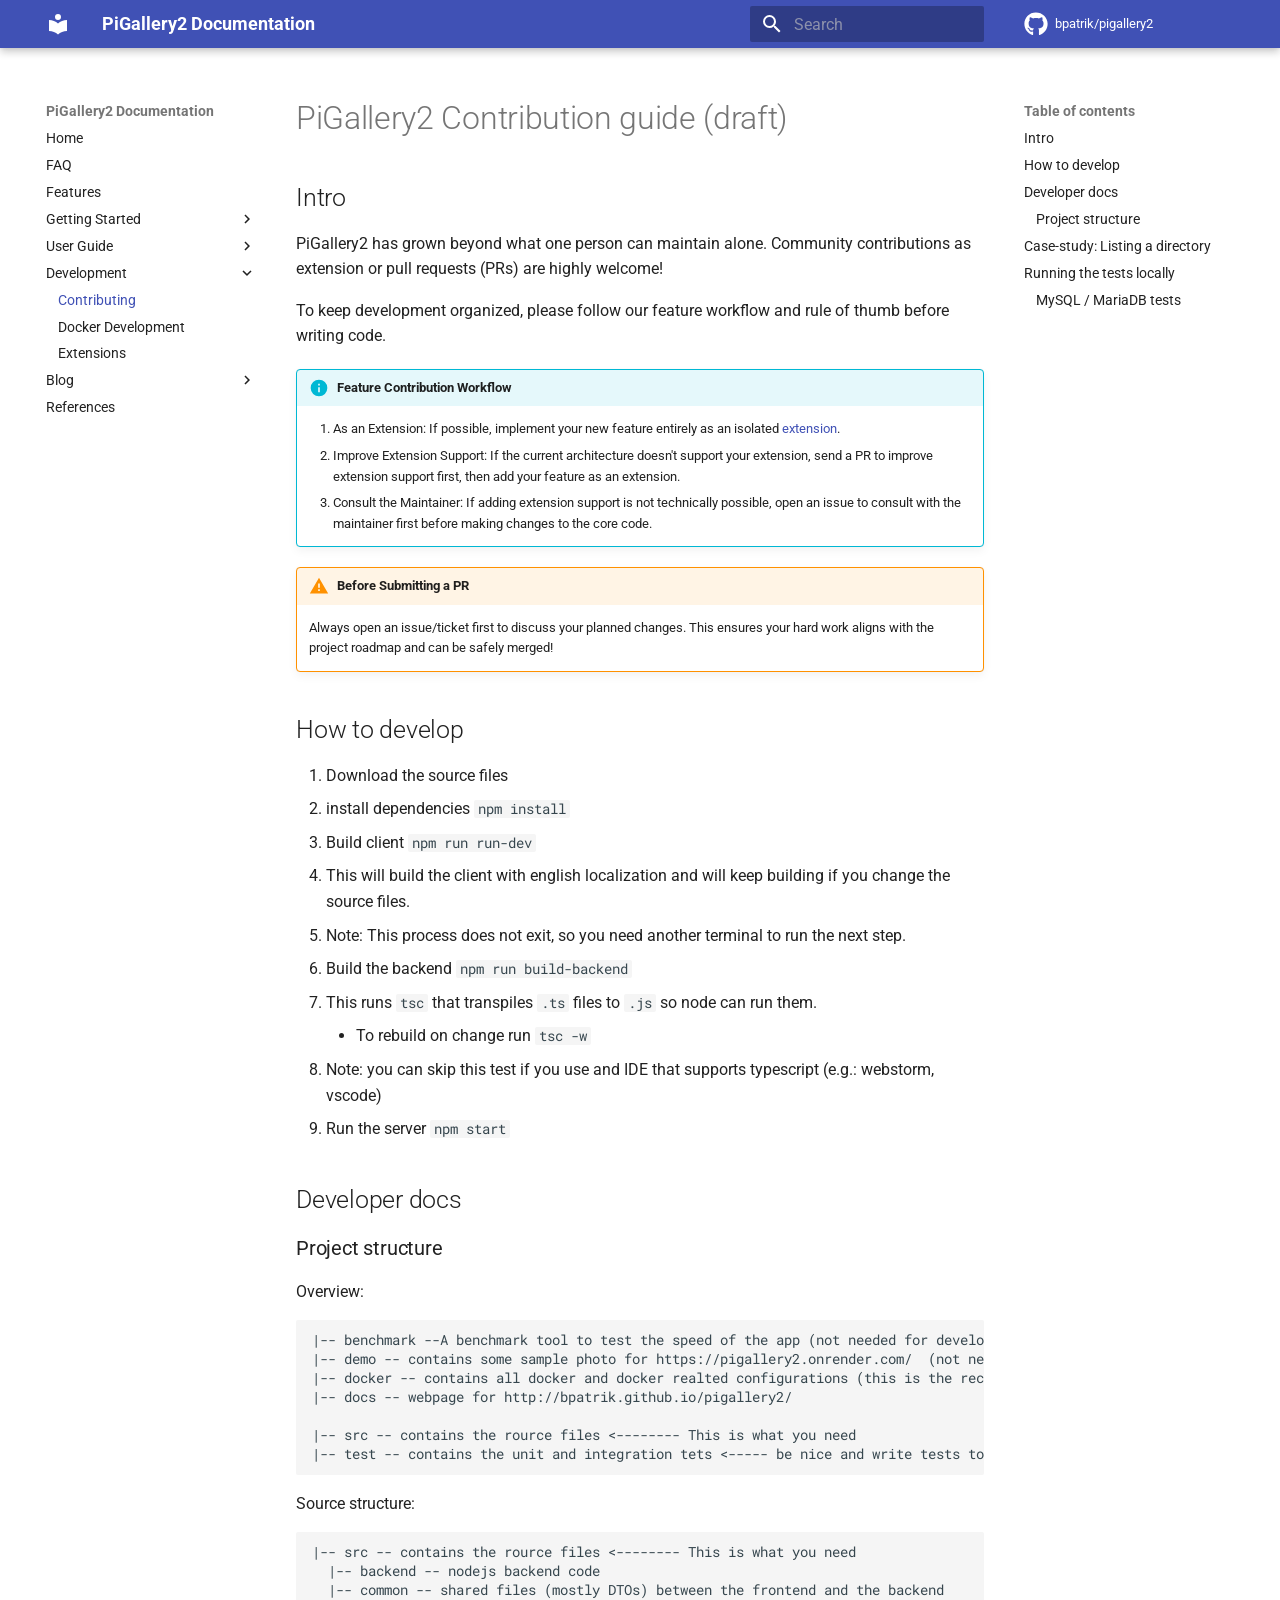
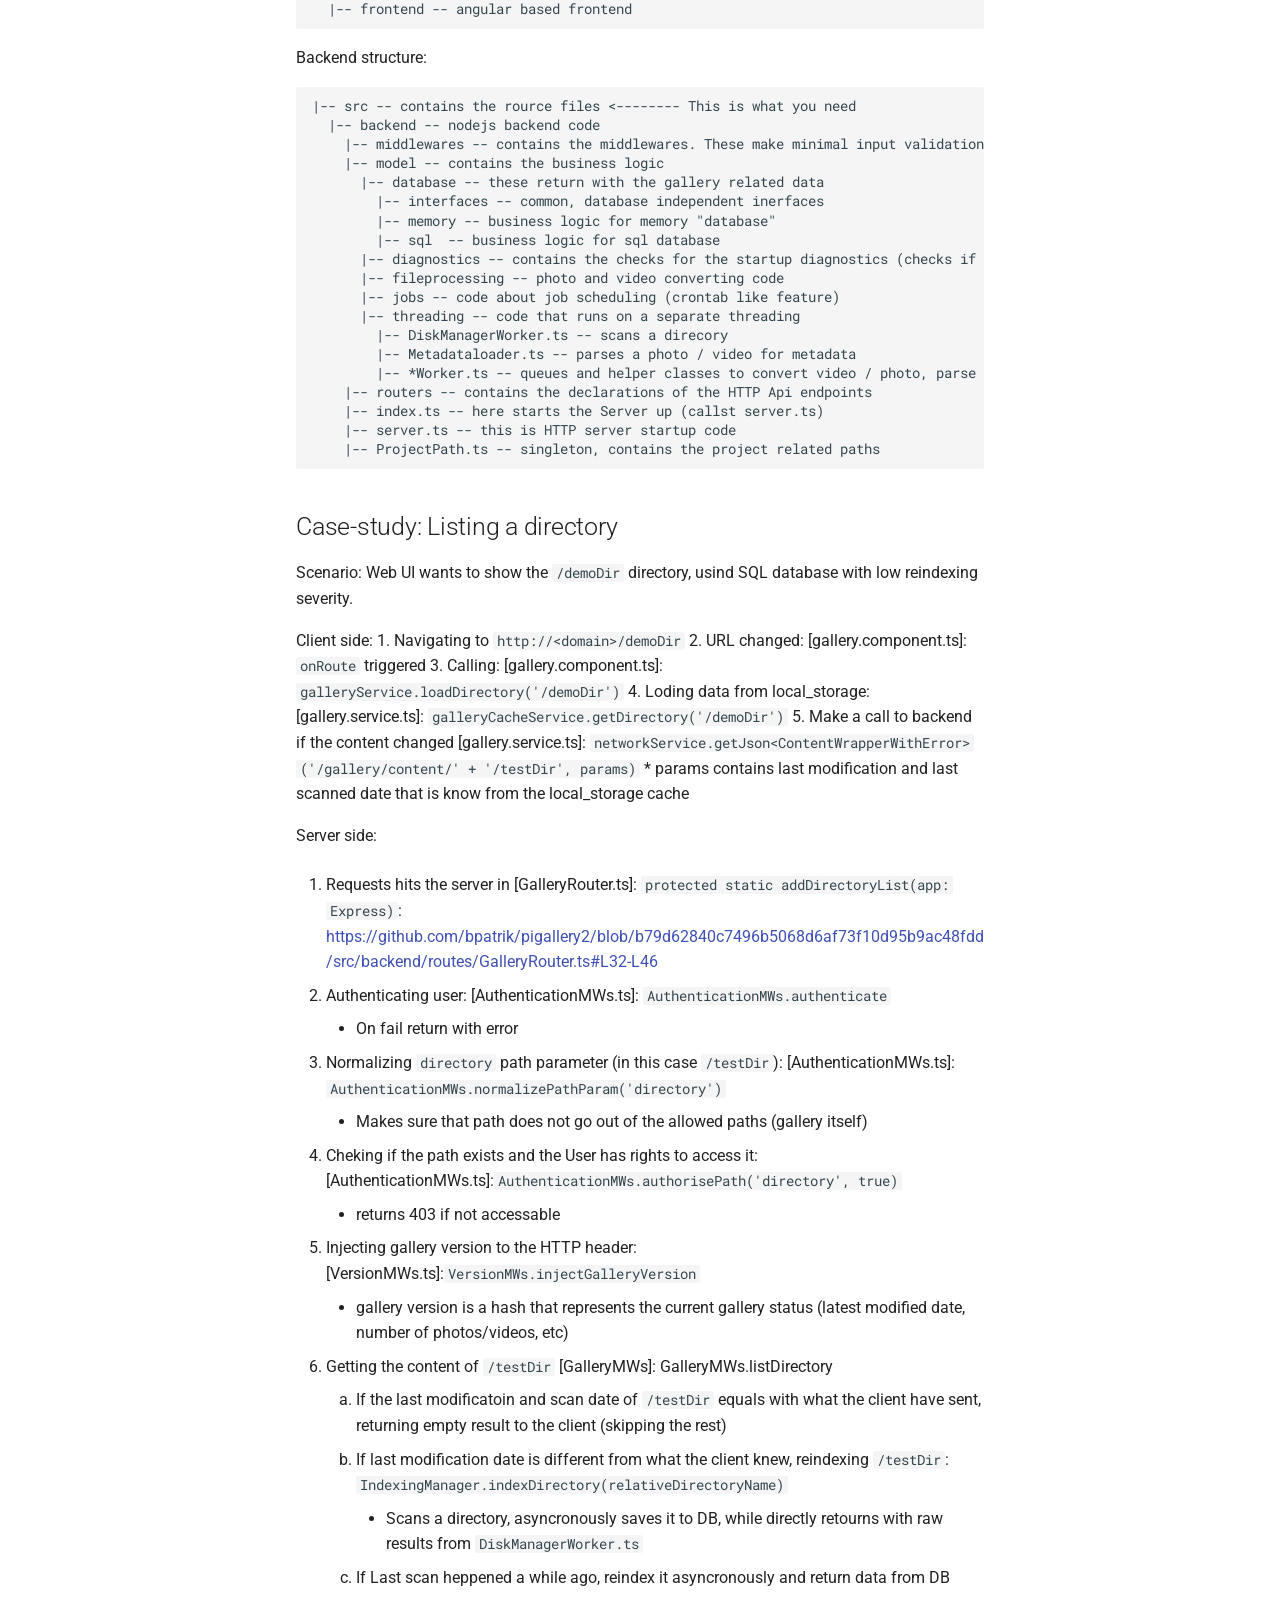
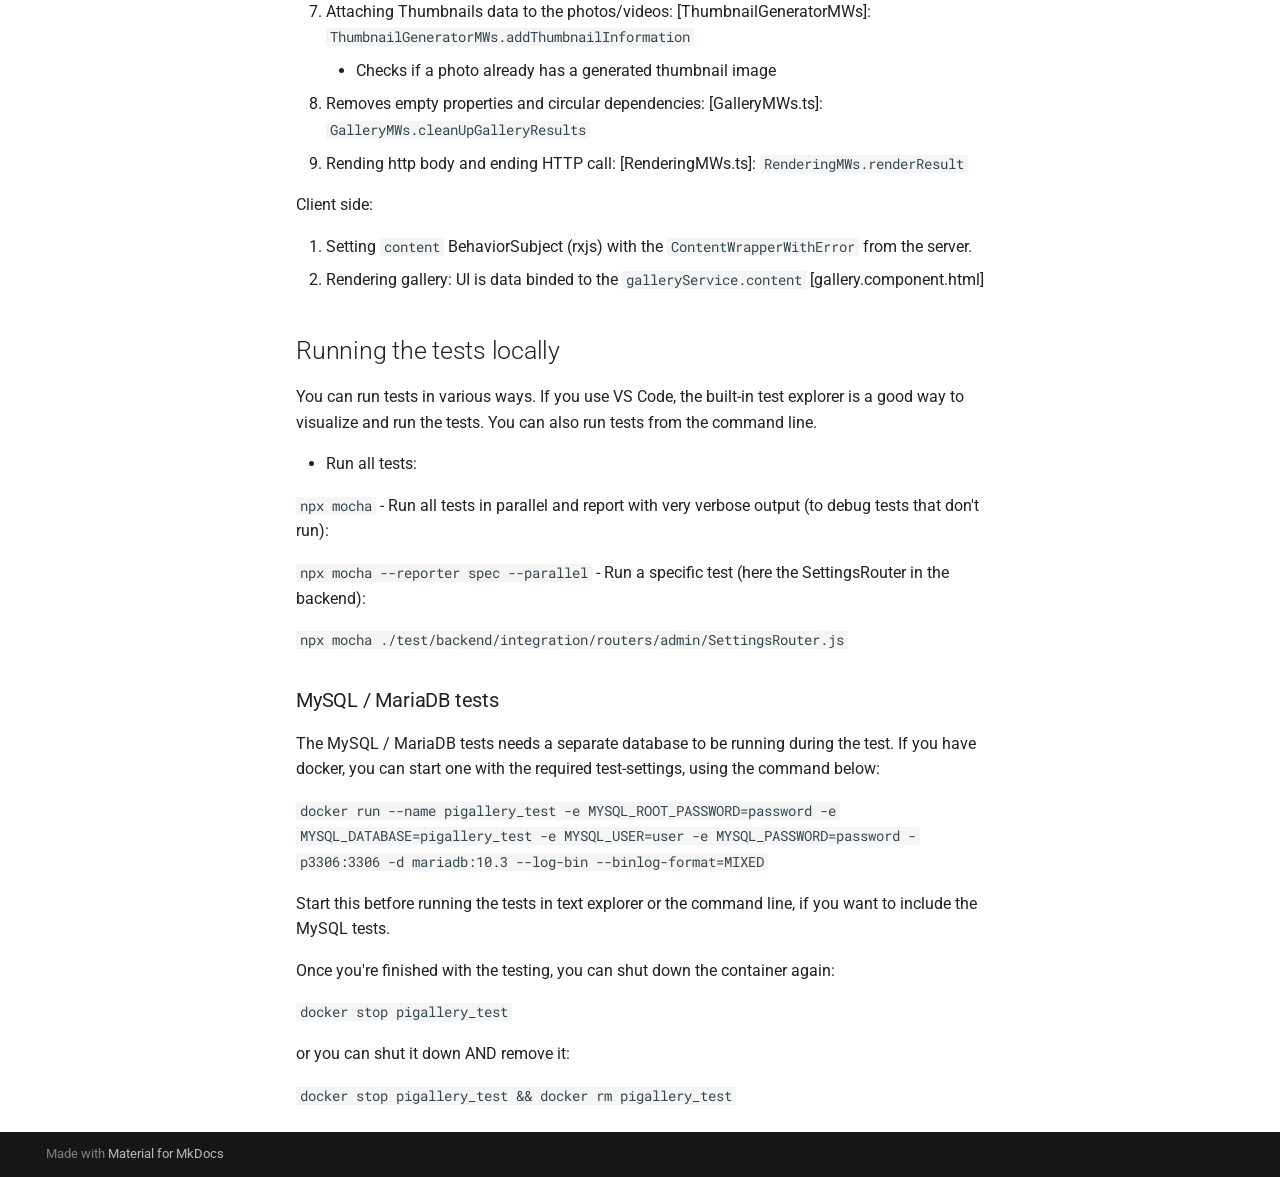
<file: development/contributing/index.html>
<!DOCTYPE html><html lang="en" class="no-js"><head>
    
      <meta charset="utf-8">
      <meta name="viewport" content="width=device-width,initial-scale=1">
      
      
      
        <link rel="canonical" href="https://bpatrik.github.io/pigallery2/development/contributing/">
      
      
        <link rel="prev" href="../../user-guide/user-rights/">
      
      
        <link rel="next" href="../docker-contributing/">
      
      
        
      
      
      <link rel="icon" href="../../assets/images/favicon.png">
      <meta name="generator" content="mkdocs-1.6.1, mkdocs-material-9.7.7">
    
    
      
        <title>Contributing - PiGallery2 Documentation</title>
      
    
    
      <link rel="stylesheet" href="../../assets/stylesheets/main.ec1eaa64.min.css">
      
        
        <link rel="stylesheet" href="../../assets/stylesheets/palette.ab4e12ef.min.css">
      
      


    
    
      
    
    
      
        
        
        <link rel="preconnect" href="https://fonts.gstatic.com" crossorigin="">
        <link rel="stylesheet" href="https://fonts.googleapis.com/css?family=Roboto:300,300i,400,400i,700,700i%7CRoboto+Mono:400,400i,700,700i&amp;display=fallback">
        <style>:root{--md-text-font:"Roboto";--md-code-font:"Roboto Mono"}</style>
      
    
    
    <script>__md_scope=new URL("../..",location),__md_hash=e=>[...e].reduce(((e,_)=>(e<<5)-e+_.charCodeAt(0)),0),__md_get=(e,_=localStorage,t=__md_scope)=>JSON.parse(_.getItem(t.pathname+"."+e)),__md_set=(e,_,t=localStorage,a=__md_scope)=>{try{t.setItem(a.pathname+"."+e,JSON.stringify(_))}catch(e){}}</script>
    
      

    
    
  <link href="../../assets/stylesheets/glightbox.min.css" rel="stylesheet"><script src="../../assets/javascripts/glightbox.min.js"></script><style id="glightbox-style">
            html.glightbox-open { overflow: initial; height: 100%; }
            .gslide-title { margin-top: 0px; user-select: text; }
            .gslide-desc { color: #666; user-select: text; }
            .gslide-image img { background: white; }
            .gscrollbar-fixer { padding-right: 15px; }
            .gdesc-inner { font-size: 0.75rem; }
            body[data-md-color-scheme="slate"] .gdesc-inner { background: var(--md-default-bg-color); }
            body[data-md-color-scheme="slate"] .gslide-title { color: var(--md-default-fg-color); }
            body[data-md-color-scheme="slate"] .gslide-desc { color: var(--md-default-fg-color); }
        </style></head>
  
  
    
    
    
    
    
    <body dir="ltr" data-md-color-scheme="default" data-md-color-primary="indigo" data-md-color-accent="indigo">
  
    
    <input class="md-toggle" data-md-toggle="drawer" type="checkbox" id="__drawer" autocomplete="off">
    <input class="md-toggle" data-md-toggle="search" type="checkbox" id="__search" autocomplete="off">
    <label class="md-overlay" for="__drawer"></label>
    <div data-md-component="skip">
      
        
        <a href="#pigallery2-contribution-guide-draft" class="md-skip">
          Skip to content
        </a>
      
    </div>
    <div data-md-component="announce">
      
    </div>
    
    
      

  

<header class="md-header md-header--shadow" data-md-component="header">
  <nav class="md-header__inner md-grid" aria-label="Header">
    <a href="../.." title="PiGallery2 Documentation" class="md-header__button md-logo" aria-label="PiGallery2 Documentation" data-md-component="logo">
      
  
  <svg xmlns="http://www.w3.org/2000/svg" viewBox="0 0 24 24"><path d="M12 8a3 3 0 0 0 3-3 3 3 0 0 0-3-3 3 3 0 0 0-3 3 3 3 0 0 0 3 3m0 3.54C9.64 9.35 6.5 8 3 8v11c3.5 0 6.64 1.35 9 3.54 2.36-2.19 5.5-3.54 9-3.54V8c-3.5 0-6.64 1.35-9 3.54"></path></svg>

    </a>
    <label class="md-header__button md-icon" for="__drawer">
      
      <svg xmlns="http://www.w3.org/2000/svg" viewBox="0 0 24 24"><path d="M3 6h18v2H3zm0 5h18v2H3zm0 5h18v2H3z"></path></svg>
    </label>
    <div class="md-header__title" data-md-component="header-title">
      <div class="md-header__ellipsis">
        <div class="md-header__topic">
          <span class="md-ellipsis">
            PiGallery2 Documentation
          </span>
        </div>
        <div class="md-header__topic" data-md-component="header-topic">
          <span class="md-ellipsis">
            
              Contributing
            
          </span>
        </div>
      </div>
    </div>
    
      
    
    
    
    
      
      
        <label class="md-header__button md-icon" for="__search">
          
          <svg xmlns="http://www.w3.org/2000/svg" viewBox="0 0 24 24"><path d="M9.5 3A6.5 6.5 0 0 1 16 9.5c0 1.61-.59 3.09-1.56 4.23l.27.27h.79l5 5-1.5 1.5-5-5v-.79l-.27-.27A6.52 6.52 0 0 1 9.5 16 6.5 6.5 0 0 1 3 9.5 6.5 6.5 0 0 1 9.5 3m0 2C7 5 5 7 5 9.5S7 14 9.5 14 14 12 14 9.5 12 5 9.5 5"></path></svg>
        </label>
        <div class="md-search" data-md-component="search" role="dialog">
  <label class="md-search__overlay" for="__search"></label>
  <div class="md-search__inner" role="search">
    <form class="md-search__form" name="search">
      <input type="text" class="md-search__input" name="query" aria-label="Search" placeholder="Search" autocapitalize="off" autocorrect="off" autocomplete="off" spellcheck="false" data-md-component="search-query" required="">
      <label class="md-search__icon md-icon" for="__search">
        
        <svg xmlns="http://www.w3.org/2000/svg" viewBox="0 0 24 24"><path d="M9.5 3A6.5 6.5 0 0 1 16 9.5c0 1.61-.59 3.09-1.56 4.23l.27.27h.79l5 5-1.5 1.5-5-5v-.79l-.27-.27A6.52 6.52 0 0 1 9.5 16 6.5 6.5 0 0 1 3 9.5 6.5 6.5 0 0 1 9.5 3m0 2C7 5 5 7 5 9.5S7 14 9.5 14 14 12 14 9.5 12 5 9.5 5"></path></svg>
        
        <svg xmlns="http://www.w3.org/2000/svg" viewBox="0 0 24 24"><path d="M20 11v2H8l5.5 5.5-1.42 1.42L4.16 12l7.92-7.92L13.5 5.5 8 11z"></path></svg>
      </label>
      <nav class="md-search__options" aria-label="Search">
        
        <button type="reset" class="md-search__icon md-icon" title="Clear" aria-label="Clear" tabindex="-1">
          
          <svg xmlns="http://www.w3.org/2000/svg" viewBox="0 0 24 24"><path d="M19 6.41 17.59 5 12 10.59 6.41 5 5 6.41 10.59 12 5 17.59 6.41 19 12 13.41 17.59 19 19 17.59 13.41 12z"></path></svg>
        </button>
      </nav>
      
    </form>
    <div class="md-search__output">
      <div class="md-search__scrollwrap" tabindex="0" data-md-scrollfix="">
        <div class="md-search-result" data-md-component="search-result">
          <div class="md-search-result__meta">
            Initializing search
          </div>
          <ol class="md-search-result__list" role="presentation"></ol>
        </div>
      </div>
    </div>
  </div>
</div>
      
    
    
      <div class="md-header__source">
        <a href="https://github.com/bpatrik/pigallery2" title="Go to repository" class="md-source" data-md-component="source">
  <div class="md-source__icon md-icon">
    
    <svg xmlns="http://www.w3.org/2000/svg" viewBox="0 0 512 512"><!--! Font Awesome Free 7.1.0 by @fontawesome - https://fontawesome.com License - https://fontawesome.com/license/free (Icons: CC BY 4.0, Fonts: SIL OFL 1.1, Code: MIT License) Copyright 2025 Fonticons, Inc.--><path d="M173.9 397.4c0 2-2.3 3.6-5.2 3.6-3.3.3-5.6-1.3-5.6-3.6 0-2 2.3-3.6 5.2-3.6 3-.3 5.6 1.3 5.6 3.6m-31.1-4.5c-.7 2 1.3 4.3 4.3 4.9 2.6 1 5.6 0 6.2-2s-1.3-4.3-4.3-5.2c-2.6-.7-5.5.3-6.2 2.3m44.2-1.7c-2.9.7-4.9 2.6-4.6 4.9.3 2 2.9 3.3 5.9 2.6 2.9-.7 4.9-2.6 4.6-4.6-.3-1.9-3-3.2-5.9-2.9M252.8 8C114.1 8 8 113.3 8 252c0 110.9 69.8 205.8 169.5 239.2 12.8 2.3 17.3-5.6 17.3-12.1 0-6.2-.3-40.4-.3-61.4 0 0-70 15-84.7-29.8 0 0-11.4-29.1-27.8-36.6 0 0-22.9-15.7 1.6-15.4 0 0 24.9 2 38.6 25.8 21.9 38.6 58.6 27.5 72.9 20.9 2.3-16 8.8-27.1 16-33.7-55.9-6.2-112.3-14.3-112.3-110.5 0-27.5 7.6-41.3 23.6-58.9-2.6-6.5-11.1-33.3 2.6-67.9 20.9-6.5 69 27 69 27 20-5.6 41.5-8.5 62.8-8.5s42.8 2.9 62.8 8.5c0 0 48.1-33.6 69-27 13.7 34.7 5.2 61.4 2.6 67.9 16 17.7 25.8 31.5 25.8 58.9 0 96.5-58.9 104.2-114.8 110.5 9.2 7.9 17 22.9 17 46.4 0 33.7-.3 75.4-.3 83.6 0 6.5 4.6 14.4 17.3 12.1C436.2 457.8 504 362.9 504 252 504 113.3 391.5 8 252.8 8M105.2 352.9c-1.3 1-1 3.3.7 5.2 1.6 1.6 3.9 2.3 5.2 1 1.3-1 1-3.3-.7-5.2-1.6-1.6-3.9-2.3-5.2-1m-10.8-8.1c-.7 1.3.3 2.9 2.3 3.9 1.6 1 3.6.7 4.3-.7.7-1.3-.3-2.9-2.3-3.9-2-.6-3.6-.3-4.3.7m32.4 35.6c-1.6 1.3-1 4.3 1.3 6.2 2.3 2.3 5.2 2.6 6.5 1 1.3-1.3.7-4.3-1.3-6.2-2.2-2.3-5.2-2.6-6.5-1m-11.4-14.7c-1.6 1-1.6 3.6 0 5.9s4.3 3.3 5.6 2.3c1.6-1.3 1.6-3.9 0-6.2-1.4-2.3-4-3.3-5.6-2"></path></svg>
  </div>
  <div class="md-source__repository">
    bpatrik/pigallery2
  </div>
</a>
      </div>
    
  </nav>
  
</header>
    
    <div class="md-container" data-md-component="container">
      
      
        
          
        
      
      <main class="md-main" data-md-component="main">
        <div class="md-main__inner md-grid">
          
            
              
              <div class="md-sidebar md-sidebar--primary" data-md-component="sidebar" data-md-type="navigation">
                <div class="md-sidebar__scrollwrap">
                  <div class="md-sidebar__inner">
                    



<nav class="md-nav md-nav--primary" aria-label="Navigation" data-md-level="0">
  <label class="md-nav__title" for="__drawer">
    <a href="../.." title="PiGallery2 Documentation" class="md-nav__button md-logo" aria-label="PiGallery2 Documentation" data-md-component="logo">
      
  
  <svg xmlns="http://www.w3.org/2000/svg" viewBox="0 0 24 24"><path d="M12 8a3 3 0 0 0 3-3 3 3 0 0 0-3-3 3 3 0 0 0-3 3 3 3 0 0 0 3 3m0 3.54C9.64 9.35 6.5 8 3 8v11c3.5 0 6.64 1.35 9 3.54 2.36-2.19 5.5-3.54 9-3.54V8c-3.5 0-6.64 1.35-9 3.54"></path></svg>

    </a>
    PiGallery2 Documentation
  </label>
  
    <div class="md-nav__source">
      <a href="https://github.com/bpatrik/pigallery2" title="Go to repository" class="md-source" data-md-component="source">
  <div class="md-source__icon md-icon">
    
    <svg xmlns="http://www.w3.org/2000/svg" viewBox="0 0 512 512"><!--! Font Awesome Free 7.1.0 by @fontawesome - https://fontawesome.com License - https://fontawesome.com/license/free (Icons: CC BY 4.0, Fonts: SIL OFL 1.1, Code: MIT License) Copyright 2025 Fonticons, Inc.--><path d="M173.9 397.4c0 2-2.3 3.6-5.2 3.6-3.3.3-5.6-1.3-5.6-3.6 0-2 2.3-3.6 5.2-3.6 3-.3 5.6 1.3 5.6 3.6m-31.1-4.5c-.7 2 1.3 4.3 4.3 4.9 2.6 1 5.6 0 6.2-2s-1.3-4.3-4.3-5.2c-2.6-.7-5.5.3-6.2 2.3m44.2-1.7c-2.9.7-4.9 2.6-4.6 4.9.3 2 2.9 3.3 5.9 2.6 2.9-.7 4.9-2.6 4.6-4.6-.3-1.9-3-3.2-5.9-2.9M252.8 8C114.1 8 8 113.3 8 252c0 110.9 69.8 205.8 169.5 239.2 12.8 2.3 17.3-5.6 17.3-12.1 0-6.2-.3-40.4-.3-61.4 0 0-70 15-84.7-29.8 0 0-11.4-29.1-27.8-36.6 0 0-22.9-15.7 1.6-15.4 0 0 24.9 2 38.6 25.8 21.9 38.6 58.6 27.5 72.9 20.9 2.3-16 8.8-27.1 16-33.7-55.9-6.2-112.3-14.3-112.3-110.5 0-27.5 7.6-41.3 23.6-58.9-2.6-6.5-11.1-33.3 2.6-67.9 20.9-6.5 69 27 69 27 20-5.6 41.5-8.5 62.8-8.5s42.8 2.9 62.8 8.5c0 0 48.1-33.6 69-27 13.7 34.7 5.2 61.4 2.6 67.9 16 17.7 25.8 31.5 25.8 58.9 0 96.5-58.9 104.2-114.8 110.5 9.2 7.9 17 22.9 17 46.4 0 33.7-.3 75.4-.3 83.6 0 6.5 4.6 14.4 17.3 12.1C436.2 457.8 504 362.9 504 252 504 113.3 391.5 8 252.8 8M105.2 352.9c-1.3 1-1 3.3.7 5.2 1.6 1.6 3.9 2.3 5.2 1 1.3-1 1-3.3-.7-5.2-1.6-1.6-3.9-2.3-5.2-1m-10.8-8.1c-.7 1.3.3 2.9 2.3 3.9 1.6 1 3.6.7 4.3-.7.7-1.3-.3-2.9-2.3-3.9-2-.6-3.6-.3-4.3.7m32.4 35.6c-1.6 1.3-1 4.3 1.3 6.2 2.3 2.3 5.2 2.6 6.5 1 1.3-1.3.7-4.3-1.3-6.2-2.2-2.3-5.2-2.6-6.5-1m-11.4-14.7c-1.6 1-1.6 3.6 0 5.9s4.3 3.3 5.6 2.3c1.6-1.3 1.6-3.9 0-6.2-1.4-2.3-4-3.3-5.6-2"></path></svg>
  </div>
  <div class="md-source__repository">
    bpatrik/pigallery2
  </div>
</a>
    </div>
  
  <ul class="md-nav__list" data-md-scrollfix="">
    
      
      
  
  
  
  
    <li class="md-nav__item">
      <a href="../.." class="md-nav__link">
        
  
  
  <span class="md-ellipsis">
    
  
    Home
  

    
  </span>
  
  

      </a>
    </li>
  

    
      
      
  
  
  
  
    <li class="md-nav__item">
      <a href="../../faq/" class="md-nav__link">
        
  
  
  <span class="md-ellipsis">
    
  
    FAQ
  

    
  </span>
  
  

      </a>
    </li>
  

    
      
      
  
  
  
  
    <li class="md-nav__item">
      <a href="../../features/" class="md-nav__link">
        
  
  
  <span class="md-ellipsis">
    
  
    Features
  

    
  </span>
  
  

      </a>
    </li>
  

    
      
      
  
  
  
  
    
    
    
    
    
    <li class="md-nav__item md-nav__item--nested">
      
        
        
        <input class="md-nav__toggle md-toggle " type="checkbox" id="__nav_4">
        
          
          <label class="md-nav__link" for="__nav_4" id="__nav_4_label" tabindex="0">
            
  
  
  <span class="md-ellipsis">
    
  
    Getting Started
  

    
  </span>
  
  

            <span class="md-nav__icon md-icon"></span>
          </label>
        
        <nav class="md-nav" data-md-level="1" aria-labelledby="__nav_4_label" aria-expanded="false">
          <label class="md-nav__title" for="__nav_4">
            <span class="md-nav__icon md-icon"></span>
            
  
    Getting Started
  

          </label>
          <ul class="md-nav__list" data-md-scrollfix="">
            
              
                
  
  
  
  
    <li class="md-nav__item">
      <a href="../../setup/docker/" class="md-nav__link">
        
  
  
  <span class="md-ellipsis">
    
  
    Docker (Recommended)
  

    
  </span>
  
  

      </a>
    </li>
  

              
            
              
                
  
  
  
  
    
    
    
    
    
    <li class="md-nav__item md-nav__item--nested">
      
        
        
        <input class="md-nav__toggle md-toggle " type="checkbox" id="__nav_4_2">
        
          
          <label class="md-nav__link" for="__nav_4_2" id="__nav_4_2_label" tabindex="0">
            
  
  
  <span class="md-ellipsis">
    
  
    Advanced
  

    
  </span>
  
  

            <span class="md-nav__icon md-icon"></span>
          </label>
        
        <nav class="md-nav" data-md-level="2" aria-labelledby="__nav_4_2_label" aria-expanded="false">
          <label class="md-nav__title" for="__nav_4_2">
            <span class="md-nav__icon md-icon"></span>
            
  
    Advanced
  

          </label>
          <ul class="md-nav__list" data-md-scrollfix="">
            
              
                
  
  
  
  
    <li class="md-nav__item">
      <a href="../../setup/advanced/advanced-docker-npm-portainer/" class="md-nav__link">
        
  
  
  <span class="md-ellipsis">
    
  
    Portainer &amp; NPM
  

    
  </span>
  
  

      </a>
    </li>
  

              
            
              
                
  
  
  
  
    <li class="md-nav__item">
      <a href="../../setup/advanced/authentik/" class="md-nav__link">
        
  
  
  <span class="md-ellipsis">
    
  
    ORCID with Authentik SSO (Optional)
  

    
  </span>
  
  

      </a>
    </li>
  

              
            
          </ul>
        </nav>
      
    </li>
  

              
            
              
                
  
  
  
  
    <li class="md-nav__item">
      <a href="../../setup/direct-install/" class="md-nav__link">
        
  
  
  <span class="md-ellipsis">
    
  
    Direct Install (Unsupported)
  

    
  </span>
  
  

      </a>
    </li>
  

              
            
          </ul>
        </nav>
      
    </li>
  

    
      
      
  
  
  
  
    
    
    
    
    
    <li class="md-nav__item md-nav__item--nested">
      
        
        
        <input class="md-nav__toggle md-toggle " type="checkbox" id="__nav_5">
        
          
          <label class="md-nav__link" for="__nav_5" id="__nav_5_label" tabindex="0">
            
  
  
  <span class="md-ellipsis">
    
  
    User Guide
  

    
  </span>
  
  

            <span class="md-nav__icon md-icon"></span>
          </label>
        
        <nav class="md-nav" data-md-level="1" aria-labelledby="__nav_5_label" aria-expanded="false">
          <label class="md-nav__title" for="__nav_5">
            <span class="md-nav__icon md-icon"></span>
            
  
    User Guide
  

          </label>
          <ul class="md-nav__list" data-md-scrollfix="">
            
              
                
  
  
  
  
    <li class="md-nav__item">
      <a href="../../user-guide/configuration/" class="md-nav__link">
        
  
  
  <span class="md-ellipsis">
    
  
    Configuration
  

    
  </span>
  
  

      </a>
    </li>
  

              
            
              
                
  
  
  
  
    <li class="md-nav__item">
      <a href="../../user-guide/user-rights/" class="md-nav__link">
        
  
  
  <span class="md-ellipsis">
    
  
    User Rights
  

    
  </span>
  
  

      </a>
    </li>
  

              
            
          </ul>
        </nav>
      
    </li>
  

    
      
      
  
  
    
  
  
  
    
    
    
    
    
    <li class="md-nav__item md-nav__item--active md-nav__item--nested">
      
        
        
        <input class="md-nav__toggle md-toggle " type="checkbox" id="__nav_6" checked="">
        
          
          <label class="md-nav__link" for="__nav_6" id="__nav_6_label" tabindex="0">
            
  
  
  <span class="md-ellipsis">
    
  
    Development
  

    
  </span>
  
  

            <span class="md-nav__icon md-icon"></span>
          </label>
        
        <nav class="md-nav" data-md-level="1" aria-labelledby="__nav_6_label" aria-expanded="true">
          <label class="md-nav__title" for="__nav_6">
            <span class="md-nav__icon md-icon"></span>
            
  
    Development
  

          </label>
          <ul class="md-nav__list" data-md-scrollfix="">
            
              
                
  
  
    
  
  
  
    <li class="md-nav__item md-nav__item--active">
      
      <input class="md-nav__toggle md-toggle" type="checkbox" id="__toc">
      
      
        
      
      
        <label class="md-nav__link md-nav__link--active" for="__toc">
          
  
  
  <span class="md-ellipsis">
    
  
    Contributing
  

    
  </span>
  
  

          <span class="md-nav__icon md-icon"></span>
        </label>
      
      <a href="./" class="md-nav__link md-nav__link--active">
        
  
  
  <span class="md-ellipsis">
    
  
    Contributing
  

    
  </span>
  
  

      </a>
      
        

<nav class="md-nav md-nav--secondary" aria-label="Table of contents">
  
  
  
    
  
  
    <label class="md-nav__title" for="__toc">
      <span class="md-nav__icon md-icon"></span>
      Table of contents
    </label>
    <ul class="md-nav__list" data-md-component="toc" data-md-scrollfix="">
      
        <li class="md-nav__item">
  <a href="#intro" class="md-nav__link">
    <span class="md-ellipsis">
      
        Intro
      
    </span>
  </a>
  
</li>
      
        <li class="md-nav__item">
  <a href="#how-to-develop" class="md-nav__link">
    <span class="md-ellipsis">
      
        How to develop
      
    </span>
  </a>
  
</li>
      
        <li class="md-nav__item">
  <a href="#developer-docs" class="md-nav__link">
    <span class="md-ellipsis">
      
        Developer docs
      
    </span>
  </a>
  
    <nav class="md-nav" aria-label="Developer docs">
      <ul class="md-nav__list">
        
          <li class="md-nav__item">
  <a href="#project-structure" class="md-nav__link">
    <span class="md-ellipsis">
      
        Project structure
      
    </span>
  </a>
  
</li>
        
      </ul>
    </nav>
  
</li>
      
        <li class="md-nav__item">
  <a href="#case-study-listing-a-directory" class="md-nav__link">
    <span class="md-ellipsis">
      
        Case-study: Listing a directory
      
    </span>
  </a>
  
</li>
      
        <li class="md-nav__item">
  <a href="#running-the-tests-locally" class="md-nav__link">
    <span class="md-ellipsis">
      
        Running the tests locally
      
    </span>
  </a>
  
    <nav class="md-nav" aria-label="Running the tests locally">
      <ul class="md-nav__list">
        
          <li class="md-nav__item">
  <a href="#mysql-mariadb-tests" class="md-nav__link">
    <span class="md-ellipsis">
      
        MySQL / MariaDB tests
      
    </span>
  </a>
  
</li>
        
      </ul>
    </nav>
  
</li>
      
    </ul>
  
</nav>
      
    </li>
  

              
            
              
                
  
  
  
  
    <li class="md-nav__item">
      <a href="../docker-contributing/" class="md-nav__link">
        
  
  
  <span class="md-ellipsis">
    
  
    Docker Development
  

    
  </span>
  
  

      </a>
    </li>
  

              
            
              
                
  
  
  
  
    <li class="md-nav__item">
      <a href="../extensions/" class="md-nav__link">
        
  
  
  <span class="md-ellipsis">
    
  
    Extensions
  

    
  </span>
  
  

      </a>
    </li>
  

              
            
          </ul>
        </nav>
      
    </li>
  

    
      
      
  
  
  
  
    
    
    
    
    
    <li class="md-nav__item md-nav__item--nested">
      
        
        
        <input class="md-nav__toggle md-toggle " type="checkbox" id="__nav_7">
        
          
          <label class="md-nav__link" for="__nav_7" id="__nav_7_label" tabindex="0">
            
  
  
  <span class="md-ellipsis">
    
  
    Blog
  

    
  </span>
  
  

            <span class="md-nav__icon md-icon"></span>
          </label>
        
        <nav class="md-nav" data-md-level="1" aria-labelledby="__nav_7_label" aria-expanded="false">
          <label class="md-nav__title" for="__nav_7">
            <span class="md-nav__icon md-icon"></span>
            
  
    Blog
  

          </label>
          <ul class="md-nav__list" data-md-scrollfix="">
            
              
                
  
  
  
  
    <li class="md-nav__item">
      <a href="../../blog/How%20do%20I%20use%20PiGallery2%202021/" class="md-nav__link">
        
  
  
  <span class="md-ellipsis">
    
  
    How do I use PiGallery2 (2021)
  

    
  </span>
  
  

      </a>
    </li>
  

              
            
              
                
  
  
  
  
    <li class="md-nav__item">
      <a href="../../blog/The%20future%20of%20pigallery2%20v2.0.0%20and%20beyond%202023/" class="md-nav__link">
        
  
  
  <span class="md-ellipsis">
    
  
    The future of PiGallery2 (2023)
  

    
  </span>
  
  

      </a>
    </li>
  

              
            
              
                
  
  
  
  
    <li class="md-nav__item">
      <a href="../../blog/%5BTutorial%5D%20Pigallery2%20From%20Zero%20To%20Hero%202025/" class="md-nav__link">
        
  
  
  <span class="md-ellipsis">
    
  
    From Zero To Hero (2025)
  

    
  </span>
  
  

      </a>
    </li>
  

              
            
          </ul>
        </nav>
      
    </li>
  

    
      
      
  
  
  
  
    <li class="md-nav__item">
      <a href="../../references/" class="md-nav__link">
        
  
  
  <span class="md-ellipsis">
    
  
    References
  

    
  </span>
  
  

      </a>
    </li>
  

    
  </ul>
</nav>
                  </div>
                </div>
              </div>
            
            
              
              <div class="md-sidebar md-sidebar--secondary" data-md-component="sidebar" data-md-type="toc">
                <div class="md-sidebar__scrollwrap">
                  <div class="md-sidebar__inner">
                    

<nav class="md-nav md-nav--secondary" aria-label="Table of contents">
  
  
  
    
  
  
    <label class="md-nav__title" for="__toc">
      <span class="md-nav__icon md-icon"></span>
      Table of contents
    </label>
    <ul class="md-nav__list" data-md-component="toc" data-md-scrollfix="">
      
        <li class="md-nav__item">
  <a href="#intro" class="md-nav__link">
    <span class="md-ellipsis">
      
        Intro
      
    </span>
  </a>
  
</li>
      
        <li class="md-nav__item">
  <a href="#how-to-develop" class="md-nav__link">
    <span class="md-ellipsis">
      
        How to develop
      
    </span>
  </a>
  
</li>
      
        <li class="md-nav__item">
  <a href="#developer-docs" class="md-nav__link">
    <span class="md-ellipsis">
      
        Developer docs
      
    </span>
  </a>
  
    <nav class="md-nav" aria-label="Developer docs">
      <ul class="md-nav__list">
        
          <li class="md-nav__item">
  <a href="#project-structure" class="md-nav__link">
    <span class="md-ellipsis">
      
        Project structure
      
    </span>
  </a>
  
</li>
        
      </ul>
    </nav>
  
</li>
      
        <li class="md-nav__item">
  <a href="#case-study-listing-a-directory" class="md-nav__link">
    <span class="md-ellipsis">
      
        Case-study: Listing a directory
      
    </span>
  </a>
  
</li>
      
        <li class="md-nav__item">
  <a href="#running-the-tests-locally" class="md-nav__link">
    <span class="md-ellipsis">
      
        Running the tests locally
      
    </span>
  </a>
  
    <nav class="md-nav" aria-label="Running the tests locally">
      <ul class="md-nav__list">
        
          <li class="md-nav__item">
  <a href="#mysql-mariadb-tests" class="md-nav__link">
    <span class="md-ellipsis">
      
        MySQL / MariaDB tests
      
    </span>
  </a>
  
</li>
        
      </ul>
    </nav>
  
</li>
      
    </ul>
  
</nav>
                  </div>
                </div>
              </div>
            
          
          
            <div class="md-content" data-md-component="content">
              
              <article class="md-content__inner md-typeset">
                
                  


  
  


<h1 id="pigallery2-contribution-guide-draft">PiGallery2 Contribution guide (draft)</h1>
<h2 id="intro">Intro</h2>
<p>PiGallery2 has grown beyond what one person can maintain alone. Community contributions as extension or pull requests (PRs) are highly welcome!</p>
<p>To keep development organized, please follow our feature workflow and rule of thumb before writing code.</p>
<div class="admonition info">
<p class="admonition-title">Feature Contribution Workflow</p>
<ol>
<li>As an Extension: If possible, implement your new feature entirely as an isolated <a href="../extensions/">extension</a>.</li>
<li>Improve Extension Support: If the current architecture doesn't support your extension, send a PR to improve extension support first, then add your feature as an extension.</li>
<li>Consult the Maintainer: If adding extension support is not technically possible, open an issue to consult with the maintainer first before making changes to the core code.</li>
</ol>
</div>
<div class="admonition warning">
<p class="admonition-title">Before Submitting a PR</p>
<p>Always open an issue/ticket first to discuss your planned changes. This ensures your hard work aligns with the project roadmap and can be safely merged!</p>
</div>
<h2 id="how-to-develop">How to develop</h2>
<ol>
<li>Download the source files</li>
<li>install dependencies <code>npm install</code></li>
<li>Build client  <code>npm run run-dev</code></li>
<li>This will build the client with english localization and will keep building if you change the source files. </li>
<li>Note: This process does not exit, so you need another terminal to run the next step.</li>
<li>Build the backend <code>npm run build-backend</code></li>
<li>This runs <code>tsc</code> that transpiles <code>.ts</code> files to <code>.js</code> so node can run them. <ul>
<li>To rebuild on change run <code>tsc -w</code></li>
</ul>
</li>
<li>Note: you can skip this test if you use and IDE that supports typescript (e.g.: webstorm, vscode)</li>
<li>Run the server <code>npm start</code></li>
</ol>
<h2 id="developer-docs">Developer docs</h2>
<h3 id="project-structure">Project structure</h3>
<p>Overview:
</p><div class="language-text highlight"><pre><span></span><code><span id="__span-0-1"><a id="__codelineno-0-1" name="__codelineno-0-1" href="#__codelineno-0-1"></a>|-- benchmark --A benchmark tool to test the speed of the app (not needed for development)
</span><span id="__span-0-2"><a id="__codelineno-0-2" name="__codelineno-0-2" href="#__codelineno-0-2"></a>|-- demo -- contains some sample photo for https://pigallery2.onrender.com/  (not needed for development)
</span><span id="__span-0-3"><a id="__codelineno-0-3" name="__codelineno-0-3" href="#__codelineno-0-3"></a>|-- docker -- contains all docker and docker realted configurations (this is the recommended way for app deplyoment)
</span><span id="__span-0-4"><a id="__codelineno-0-4" name="__codelineno-0-4" href="#__codelineno-0-4"></a>|-- docs -- webpage for http://bpatrik.github.io/pigallery2/
</span><span id="__span-0-5"><a id="__codelineno-0-5" name="__codelineno-0-5" href="#__codelineno-0-5"></a>
</span><span id="__span-0-6"><a id="__codelineno-0-6" name="__codelineno-0-6" href="#__codelineno-0-6"></a>|-- src -- contains the rource files &lt;-------- This is what you need
</span><span id="__span-0-7"><a id="__codelineno-0-7" name="__codelineno-0-7" href="#__codelineno-0-7"></a>|-- test -- contains the unit and integration tets &lt;----- be nice and write tests to your feature
</span></code></pre></div><p></p>
<p>Source structure:
</p><div class="language-text highlight"><pre><span></span><code><span id="__span-1-1"><a id="__codelineno-1-1" name="__codelineno-1-1" href="#__codelineno-1-1"></a>|-- src -- contains the rource files &lt;-------- This is what you need
</span><span id="__span-1-2"><a id="__codelineno-1-2" name="__codelineno-1-2" href="#__codelineno-1-2"></a>  |-- backend -- nodejs backend code
</span><span id="__span-1-3"><a id="__codelineno-1-3" name="__codelineno-1-3" href="#__codelineno-1-3"></a>  |-- common -- shared files (mostly DTOs) between the frontend and the backend
</span><span id="__span-1-4"><a id="__codelineno-1-4" name="__codelineno-1-4" href="#__codelineno-1-4"></a>  |-- frontend -- angular based frontend
</span></code></pre></div><p></p>
<p>Backend structure:
</p><div class="language-text highlight"><pre><span></span><code><span id="__span-2-1"><a id="__codelineno-2-1" name="__codelineno-2-1" href="#__codelineno-2-1"></a>|-- src -- contains the rource files &lt;-------- This is what you need
</span><span id="__span-2-2"><a id="__codelineno-2-2" name="__codelineno-2-2" href="#__codelineno-2-2"></a>  |-- backend -- nodejs backend code
</span><span id="__span-2-3"><a id="__codelineno-2-3" name="__codelineno-2-3" href="#__codelineno-2-3"></a>    |-- middlewares -- contains the middlewares. These make minimal input validation and transforamtion
</span><span id="__span-2-4"><a id="__codelineno-2-4" name="__codelineno-2-4" href="#__codelineno-2-4"></a>    |-- model -- contains the business logic
</span><span id="__span-2-5"><a id="__codelineno-2-5" name="__codelineno-2-5" href="#__codelineno-2-5"></a>      |-- database -- these return with the gallery related data
</span><span id="__span-2-6"><a id="__codelineno-2-6" name="__codelineno-2-6" href="#__codelineno-2-6"></a>        |-- interfaces -- common, database independent inerfaces
</span><span id="__span-2-7"><a id="__codelineno-2-7" name="__codelineno-2-7" href="#__codelineno-2-7"></a>        |-- memory -- business logic for memory "database"
</span><span id="__span-2-8"><a id="__codelineno-2-8" name="__codelineno-2-8" href="#__codelineno-2-8"></a>        |-- sql  -- business logic for sql database
</span><span id="__span-2-9"><a id="__codelineno-2-9" name="__codelineno-2-9" href="#__codelineno-2-9"></a>      |-- diagnostics -- contains the checks for the startup diagnostics (checks if all the settings are valid, all packeges are avaiale, image folder exists, etc.)
</span><span id="__span-2-10"><a id="__codelineno-2-10" name="__codelineno-2-10" href="#__codelineno-2-10"></a>      |-- fileprocessing -- photo and video converting code
</span><span id="__span-2-11"><a id="__codelineno-2-11" name="__codelineno-2-11" href="#__codelineno-2-11"></a>      |-- jobs -- code about job scheduling (crontab like feature)    
</span><span id="__span-2-12"><a id="__codelineno-2-12" name="__codelineno-2-12" href="#__codelineno-2-12"></a>      |-- threading -- code that runs on a separate threading
</span><span id="__span-2-13"><a id="__codelineno-2-13" name="__codelineno-2-13" href="#__codelineno-2-13"></a>        |-- DiskManagerWorker.ts -- scans a direcory
</span><span id="__span-2-14"><a id="__codelineno-2-14" name="__codelineno-2-14" href="#__codelineno-2-14"></a>        |-- Metadataloader.ts -- parses a photo / video for metadata
</span><span id="__span-2-15"><a id="__codelineno-2-15" name="__codelineno-2-15" href="#__codelineno-2-15"></a>        |-- *Worker.ts -- queues and helper classes to convert video / photo, parse a directory
</span><span id="__span-2-16"><a id="__codelineno-2-16" name="__codelineno-2-16" href="#__codelineno-2-16"></a>    |-- routers -- contains the declarations of the HTTP Api endpoints
</span><span id="__span-2-17"><a id="__codelineno-2-17" name="__codelineno-2-17" href="#__codelineno-2-17"></a>    |-- index.ts -- here starts the Server up (callst server.ts)
</span><span id="__span-2-18"><a id="__codelineno-2-18" name="__codelineno-2-18" href="#__codelineno-2-18"></a>    |-- server.ts -- this is HTTP server startup code
</span><span id="__span-2-19"><a id="__codelineno-2-19" name="__codelineno-2-19" href="#__codelineno-2-19"></a>    |-- ProjectPath.ts -- singleton, contains the project related paths
</span></code></pre></div><p></p>
<h2 id="case-study-listing-a-directory">Case-study: Listing a directory</h2>
<p>Scenario: Web UI wants to show the <code>/demoDir</code> directory, usind SQL database with low reindexing severity.</p>
<p>Client side:
1. Navigating to <code>http://&lt;domain&gt;/demoDir</code> 
2. URL changed: [gallery.component.ts]: <code>onRoute</code> triggered
3. Calling: [gallery.component.ts]: <code>galleryService.loadDirectory('/demoDir')</code>
4. Loding data from local_storage: [gallery.service.ts]: <code>galleryCacheService.getDirectory('/demoDir')</code>
5. Make a call to backend if the content changed [gallery.service.ts]: <code>networkService.getJson&lt;ContentWrapperWithError&gt;('/gallery/content/' + '/testDir', params)</code>
    * params contains last modification and last scanned date that is know from the local_storage cache</p>
<p>Server side:</p>
<ol>
<li>
<p>Requests hits the server in [GalleryRouter.ts]: <code>protected static addDirectoryList(app: Express)</code>:
<a href="https://github.com/bpatrik/pigallery2/blob/b79d62840c7496b5068d6af73f10d95b9ac48fdd/src/backend/routes/GalleryRouter.ts#L32-L46">https://github.com/bpatrik/pigallery2/blob/b79d62840c7496b5068d6af73f10d95b9ac48fdd/src/backend/routes/GalleryRouter.ts#L32-L46</a></p>
</li>
<li>
<p>Authenticating user: [AuthenticationMWs.ts]: <code>AuthenticationMWs.authenticate</code></p>
<ul>
<li>On fail return with error</li>
</ul>
</li>
<li>Normalizing <code>directory</code> path parameter (in this case <code>/testDir</code>): [AuthenticationMWs.ts]: <code>AuthenticationMWs.normalizePathParam('directory')</code><ul>
<li>Makes sure that path does not go out of the allowed paths (gallery itself)</li>
</ul>
</li>
<li>Cheking if the path exists and the User has rights to access it: [AuthenticationMWs.ts]:<code>AuthenticationMWs.authorisePath('directory', true)</code><ul>
<li>returns 403 if not accessable</li>
</ul>
</li>
<li>Injecting gallery version to the HTTP header: [VersionMWs.ts]:<code>VersionMWs.injectGalleryVersion</code><ul>
<li>gallery version is a hash that represents the current gallery status (latest modified date, number of photos/videos, etc)</li>
</ul>
</li>
<li>Getting the content of <code>/testDir</code>   [GalleryMWs]: GalleryMWs.listDirectory<ol>
<li>If the last modificatoin and scan date of <code>/testDir</code> equals with what the client have sent, returning empty result to the client (skipping the rest)</li>
<li>If last modification date is different from what the client knew, reindexing <code>/testDir</code>: <code>IndexingManager.indexDirectory(relativeDirectoryName)</code><ul>
<li>Scans a directory, asyncronously saves it to DB, while directly retourns with raw results from <code>DiskManagerWorker.ts</code></li>
</ul>
</li>
<li>If Last scan heppened a while ago, reindex it asyncronously and return data from DB</li>
</ol>
</li>
<li>Attaching Thumbnails data to the photos/videos: [ThumbnailGeneratorMWs]: <code>ThumbnailGeneratorMWs.addThumbnailInformation</code><ul>
<li>Checks if a photo already has a generated thumbnail image </li>
</ul>
</li>
<li>Removes empty properties and circular dependencies: [GalleryMWs.ts]: <code>GalleryMWs.cleanUpGalleryResults</code></li>
<li>Rending http body and ending HTTP call: [RenderingMWs.ts]: <code>RenderingMWs.renderResult</code></li>
</ol>
<p>Client side:</p>
<ol>
<li>Setting <code>content</code> BehaviorSubject (rxjs) with the <code>ContentWrapperWithError</code> from the server.</li>
<li>Rendering gallery: UI is data binded to the <code>galleryService.content</code> [gallery.component.html]</li>
</ol>
<h2 id="running-the-tests-locally">Running the tests locally</h2>
<p>You can run tests in various ways. If you use VS Code, the built-in test explorer is a good way to visualize and run the tests. You can also run tests from the command line.</p>
<ul>
<li>Run all tests:</li>
</ul>
<p><code>npx mocha</code>
- Run all tests in parallel and report with very verbose output (to debug tests that don't run):</p>
<p><code>npx mocha --reporter spec --parallel</code>
- Run a specific test (here the SettingsRouter in the backend):</p>
<p><code>npx mocha ./test/backend/integration/routers/admin/SettingsRouter.js</code></p>
<h3 id="mysql-mariadb-tests">MySQL / MariaDB tests</h3>
<p>The MySQL / MariaDB tests needs a separate database to be running during the test. If you have docker, you can start one with the required test-settings, using the command below:</p>
<p><code>docker run --name pigallery_test -e MYSQL_ROOT_PASSWORD=password -e MYSQL_DATABASE=pigallery_test -e MYSQL_USER=user -e MYSQL_PASSWORD=password -p3306:3306 -d mariadb:10.3 --log-bin --binlog-format=MIXED</code></p>
<p>Start this betfore running the tests in text explorer or the command line, if you want to include the MySQL tests.</p>
<p>Once you're finished with the testing, you can shut down the container again:</p>
<p><code>docker stop pigallery_test</code></p>
<p>or you can shut it down AND remove it:</p>
<p><code>docker stop pigallery_test &amp;&amp; docker rm pigallery_test</code></p>












                
              </article>
            </div>
          
          
<script>var target=document.getElementById(location.hash.slice(1));target&&target.name&&(target.checked=target.name.startsWith("__tabbed_"))</script>
        </div>
        
      </main>
      
        <footer class="md-footer">
  
  <div class="md-footer-meta md-typeset">
    <div class="md-footer-meta__inner md-grid">
      <div class="md-copyright">
  
  
    Made with
    <a href="https://squidfunk.github.io/mkdocs-material/" target="_blank" rel="noopener">
      Material for MkDocs
    </a>
  
</div>
      
    </div>
  </div>
</footer>
      
    </div>
    <div class="md-dialog" data-md-component="dialog">
      <div class="md-dialog__inner md-typeset"></div>
    </div>
    
    
    
      
      
      <script id="__config" type="application/json">{"annotate": null, "base": "../..", "features": [], "search": "../../assets/javascripts/workers/search.2c215733.min.js", "tags": null, "translations": {"clipboard.copied": "Copied to clipboard", "clipboard.copy": "Copy to clipboard", "search.result.more.one": "1 more on this page", "search.result.more.other": "# more on this page", "search.result.none": "No matching documents", "search.result.one": "1 matching document", "search.result.other": "# matching documents", "search.result.placeholder": "Type to start searching", "search.result.term.missing": "Missing", "select.version": "Select version"}, "version": null}</script>
    
    
      <script src="../../assets/javascripts/bundle.d7400e89.min.js"></script>
      
    
  
<script id="init-glightbox">const lightbox = GLightbox({"touchNavigation": true, "loop": false, "zoomable": true, "draggable": true, "openEffect": "zoom", "closeEffect": "zoom", "slideEffect": "slide"});
document$.subscribe(()=>{ lightbox.reload(); });
</script></body></html>
</file>
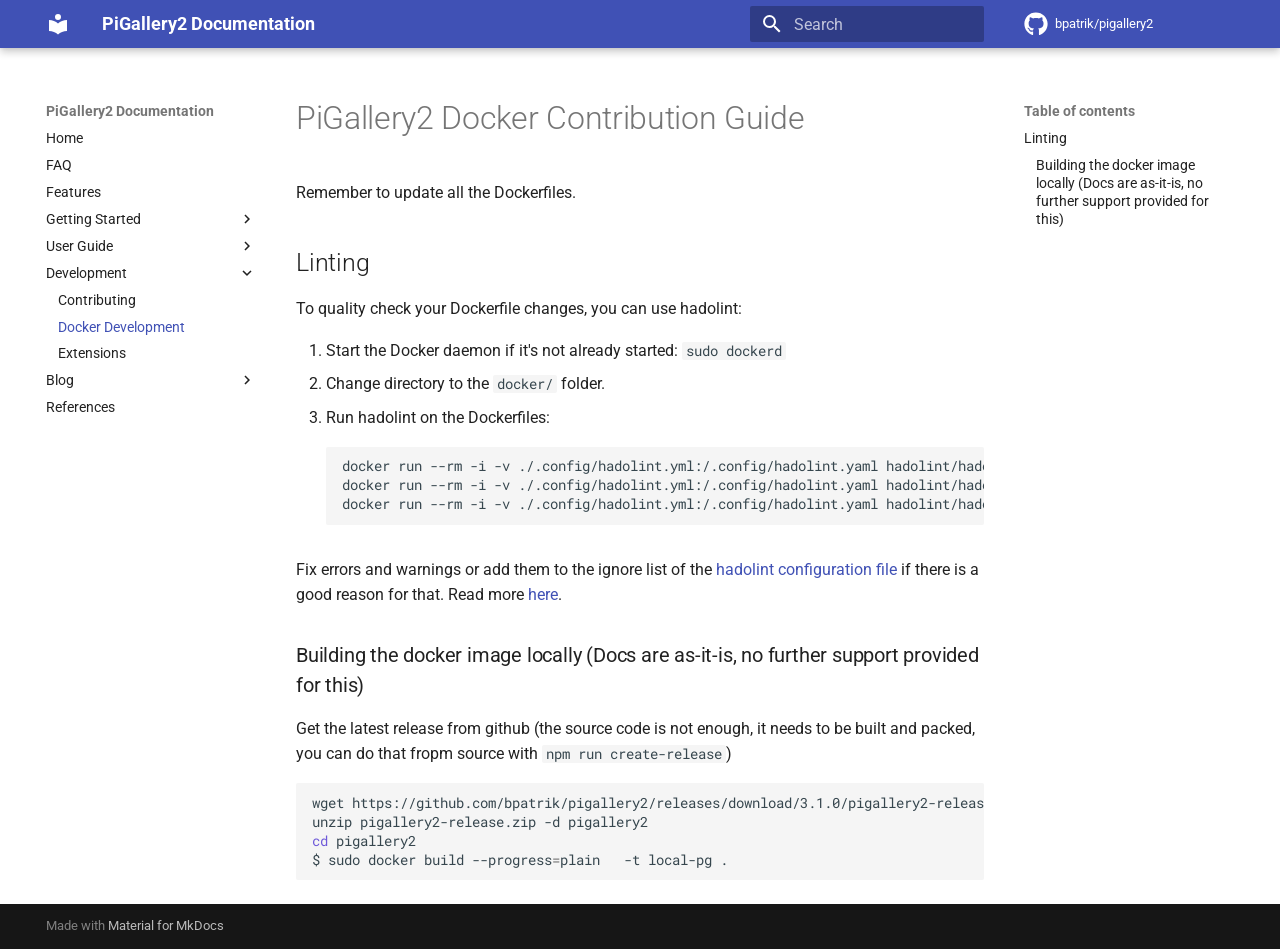
<file: development/docker-contributing/index.html>
<!DOCTYPE html><html lang="en" class="no-js"><head>
    
      <meta charset="utf-8">
      <meta name="viewport" content="width=device-width,initial-scale=1">
      
      
      
        <link rel="canonical" href="https://bpatrik.github.io/pigallery2/development/docker-contributing/">
      
      
        <link rel="prev" href="../contributing/">
      
      
        <link rel="next" href="../extensions/">
      
      
        
      
      
      <link rel="icon" href="../../assets/images/favicon.png">
      <meta name="generator" content="mkdocs-1.6.1, mkdocs-material-9.7.7">
    
    
      
        <title>Docker Development - PiGallery2 Documentation</title>
      
    
    
      <link rel="stylesheet" href="../../assets/stylesheets/main.ec1eaa64.min.css">
      
        
        <link rel="stylesheet" href="../../assets/stylesheets/palette.ab4e12ef.min.css">
      
      


    
    
      
    
    
      
        
        
        <link rel="preconnect" href="https://fonts.gstatic.com" crossorigin="">
        <link rel="stylesheet" href="https://fonts.googleapis.com/css?family=Roboto:300,300i,400,400i,700,700i%7CRoboto+Mono:400,400i,700,700i&amp;display=fallback">
        <style>:root{--md-text-font:"Roboto";--md-code-font:"Roboto Mono"}</style>
      
    
    
    <script>__md_scope=new URL("../..",location),__md_hash=e=>[...e].reduce(((e,_)=>(e<<5)-e+_.charCodeAt(0)),0),__md_get=(e,_=localStorage,t=__md_scope)=>JSON.parse(_.getItem(t.pathname+"."+e)),__md_set=(e,_,t=localStorage,a=__md_scope)=>{try{t.setItem(a.pathname+"."+e,JSON.stringify(_))}catch(e){}}</script>
    
      

    
    
  <link href="../../assets/stylesheets/glightbox.min.css" rel="stylesheet"><script src="../../assets/javascripts/glightbox.min.js"></script><style id="glightbox-style">
            html.glightbox-open { overflow: initial; height: 100%; }
            .gslide-title { margin-top: 0px; user-select: text; }
            .gslide-desc { color: #666; user-select: text; }
            .gslide-image img { background: white; }
            .gscrollbar-fixer { padding-right: 15px; }
            .gdesc-inner { font-size: 0.75rem; }
            body[data-md-color-scheme="slate"] .gdesc-inner { background: var(--md-default-bg-color); }
            body[data-md-color-scheme="slate"] .gslide-title { color: var(--md-default-fg-color); }
            body[data-md-color-scheme="slate"] .gslide-desc { color: var(--md-default-fg-color); }
        </style></head>
  
  
    
    
    
    
    
    <body dir="ltr" data-md-color-scheme="default" data-md-color-primary="indigo" data-md-color-accent="indigo">
  
    
    <input class="md-toggle" data-md-toggle="drawer" type="checkbox" id="__drawer" autocomplete="off">
    <input class="md-toggle" data-md-toggle="search" type="checkbox" id="__search" autocomplete="off">
    <label class="md-overlay" for="__drawer"></label>
    <div data-md-component="skip">
      
        
        <a href="#pigallery2-docker-contribution-guide" class="md-skip">
          Skip to content
        </a>
      
    </div>
    <div data-md-component="announce">
      
    </div>
    
    
      

  

<header class="md-header md-header--shadow" data-md-component="header">
  <nav class="md-header__inner md-grid" aria-label="Header">
    <a href="../.." title="PiGallery2 Documentation" class="md-header__button md-logo" aria-label="PiGallery2 Documentation" data-md-component="logo">
      
  
  <svg xmlns="http://www.w3.org/2000/svg" viewBox="0 0 24 24"><path d="M12 8a3 3 0 0 0 3-3 3 3 0 0 0-3-3 3 3 0 0 0-3 3 3 3 0 0 0 3 3m0 3.54C9.64 9.35 6.5 8 3 8v11c3.5 0 6.64 1.35 9 3.54 2.36-2.19 5.5-3.54 9-3.54V8c-3.5 0-6.64 1.35-9 3.54"></path></svg>

    </a>
    <label class="md-header__button md-icon" for="__drawer">
      
      <svg xmlns="http://www.w3.org/2000/svg" viewBox="0 0 24 24"><path d="M3 6h18v2H3zm0 5h18v2H3zm0 5h18v2H3z"></path></svg>
    </label>
    <div class="md-header__title" data-md-component="header-title">
      <div class="md-header__ellipsis">
        <div class="md-header__topic">
          <span class="md-ellipsis">
            PiGallery2 Documentation
          </span>
        </div>
        <div class="md-header__topic" data-md-component="header-topic">
          <span class="md-ellipsis">
            
              Docker Development
            
          </span>
        </div>
      </div>
    </div>
    
      
    
    
    
    
      
      
        <label class="md-header__button md-icon" for="__search">
          
          <svg xmlns="http://www.w3.org/2000/svg" viewBox="0 0 24 24"><path d="M9.5 3A6.5 6.5 0 0 1 16 9.5c0 1.61-.59 3.09-1.56 4.23l.27.27h.79l5 5-1.5 1.5-5-5v-.79l-.27-.27A6.52 6.52 0 0 1 9.5 16 6.5 6.5 0 0 1 3 9.5 6.5 6.5 0 0 1 9.5 3m0 2C7 5 5 7 5 9.5S7 14 9.5 14 14 12 14 9.5 12 5 9.5 5"></path></svg>
        </label>
        <div class="md-search" data-md-component="search" role="dialog">
  <label class="md-search__overlay" for="__search"></label>
  <div class="md-search__inner" role="search">
    <form class="md-search__form" name="search">
      <input type="text" class="md-search__input" name="query" aria-label="Search" placeholder="Search" autocapitalize="off" autocorrect="off" autocomplete="off" spellcheck="false" data-md-component="search-query" required="">
      <label class="md-search__icon md-icon" for="__search">
        
        <svg xmlns="http://www.w3.org/2000/svg" viewBox="0 0 24 24"><path d="M9.5 3A6.5 6.5 0 0 1 16 9.5c0 1.61-.59 3.09-1.56 4.23l.27.27h.79l5 5-1.5 1.5-5-5v-.79l-.27-.27A6.52 6.52 0 0 1 9.5 16 6.5 6.5 0 0 1 3 9.5 6.5 6.5 0 0 1 9.5 3m0 2C7 5 5 7 5 9.5S7 14 9.5 14 14 12 14 9.5 12 5 9.5 5"></path></svg>
        
        <svg xmlns="http://www.w3.org/2000/svg" viewBox="0 0 24 24"><path d="M20 11v2H8l5.5 5.5-1.42 1.42L4.16 12l7.92-7.92L13.5 5.5 8 11z"></path></svg>
      </label>
      <nav class="md-search__options" aria-label="Search">
        
        <button type="reset" class="md-search__icon md-icon" title="Clear" aria-label="Clear" tabindex="-1">
          
          <svg xmlns="http://www.w3.org/2000/svg" viewBox="0 0 24 24"><path d="M19 6.41 17.59 5 12 10.59 6.41 5 5 6.41 10.59 12 5 17.59 6.41 19 12 13.41 17.59 19 19 17.59 13.41 12z"></path></svg>
        </button>
      </nav>
      
    </form>
    <div class="md-search__output">
      <div class="md-search__scrollwrap" tabindex="0" data-md-scrollfix="">
        <div class="md-search-result" data-md-component="search-result">
          <div class="md-search-result__meta">
            Initializing search
          </div>
          <ol class="md-search-result__list" role="presentation"></ol>
        </div>
      </div>
    </div>
  </div>
</div>
      
    
    
      <div class="md-header__source">
        <a href="https://github.com/bpatrik/pigallery2" title="Go to repository" class="md-source" data-md-component="source">
  <div class="md-source__icon md-icon">
    
    <svg xmlns="http://www.w3.org/2000/svg" viewBox="0 0 512 512"><!--! Font Awesome Free 7.1.0 by @fontawesome - https://fontawesome.com License - https://fontawesome.com/license/free (Icons: CC BY 4.0, Fonts: SIL OFL 1.1, Code: MIT License) Copyright 2025 Fonticons, Inc.--><path d="M173.9 397.4c0 2-2.3 3.6-5.2 3.6-3.3.3-5.6-1.3-5.6-3.6 0-2 2.3-3.6 5.2-3.6 3-.3 5.6 1.3 5.6 3.6m-31.1-4.5c-.7 2 1.3 4.3 4.3 4.9 2.6 1 5.6 0 6.2-2s-1.3-4.3-4.3-5.2c-2.6-.7-5.5.3-6.2 2.3m44.2-1.7c-2.9.7-4.9 2.6-4.6 4.9.3 2 2.9 3.3 5.9 2.6 2.9-.7 4.9-2.6 4.6-4.6-.3-1.9-3-3.2-5.9-2.9M252.8 8C114.1 8 8 113.3 8 252c0 110.9 69.8 205.8 169.5 239.2 12.8 2.3 17.3-5.6 17.3-12.1 0-6.2-.3-40.4-.3-61.4 0 0-70 15-84.7-29.8 0 0-11.4-29.1-27.8-36.6 0 0-22.9-15.7 1.6-15.4 0 0 24.9 2 38.6 25.8 21.9 38.6 58.6 27.5 72.9 20.9 2.3-16 8.8-27.1 16-33.7-55.9-6.2-112.3-14.3-112.3-110.5 0-27.5 7.6-41.3 23.6-58.9-2.6-6.5-11.1-33.3 2.6-67.9 20.9-6.5 69 27 69 27 20-5.6 41.5-8.5 62.8-8.5s42.8 2.9 62.8 8.5c0 0 48.1-33.6 69-27 13.7 34.7 5.2 61.4 2.6 67.9 16 17.7 25.8 31.5 25.8 58.9 0 96.5-58.9 104.2-114.8 110.5 9.2 7.9 17 22.9 17 46.4 0 33.7-.3 75.4-.3 83.6 0 6.5 4.6 14.4 17.3 12.1C436.2 457.8 504 362.9 504 252 504 113.3 391.5 8 252.8 8M105.2 352.9c-1.3 1-1 3.3.7 5.2 1.6 1.6 3.9 2.3 5.2 1 1.3-1 1-3.3-.7-5.2-1.6-1.6-3.9-2.3-5.2-1m-10.8-8.1c-.7 1.3.3 2.9 2.3 3.9 1.6 1 3.6.7 4.3-.7.7-1.3-.3-2.9-2.3-3.9-2-.6-3.6-.3-4.3.7m32.4 35.6c-1.6 1.3-1 4.3 1.3 6.2 2.3 2.3 5.2 2.6 6.5 1 1.3-1.3.7-4.3-1.3-6.2-2.2-2.3-5.2-2.6-6.5-1m-11.4-14.7c-1.6 1-1.6 3.6 0 5.9s4.3 3.3 5.6 2.3c1.6-1.3 1.6-3.9 0-6.2-1.4-2.3-4-3.3-5.6-2"></path></svg>
  </div>
  <div class="md-source__repository">
    bpatrik/pigallery2
  </div>
</a>
      </div>
    
  </nav>
  
</header>
    
    <div class="md-container" data-md-component="container">
      
      
        
          
        
      
      <main class="md-main" data-md-component="main">
        <div class="md-main__inner md-grid">
          
            
              
              <div class="md-sidebar md-sidebar--primary" data-md-component="sidebar" data-md-type="navigation">
                <div class="md-sidebar__scrollwrap">
                  <div class="md-sidebar__inner">
                    



<nav class="md-nav md-nav--primary" aria-label="Navigation" data-md-level="0">
  <label class="md-nav__title" for="__drawer">
    <a href="../.." title="PiGallery2 Documentation" class="md-nav__button md-logo" aria-label="PiGallery2 Documentation" data-md-component="logo">
      
  
  <svg xmlns="http://www.w3.org/2000/svg" viewBox="0 0 24 24"><path d="M12 8a3 3 0 0 0 3-3 3 3 0 0 0-3-3 3 3 0 0 0-3 3 3 3 0 0 0 3 3m0 3.54C9.64 9.35 6.5 8 3 8v11c3.5 0 6.64 1.35 9 3.54 2.36-2.19 5.5-3.54 9-3.54V8c-3.5 0-6.64 1.35-9 3.54"></path></svg>

    </a>
    PiGallery2 Documentation
  </label>
  
    <div class="md-nav__source">
      <a href="https://github.com/bpatrik/pigallery2" title="Go to repository" class="md-source" data-md-component="source">
  <div class="md-source__icon md-icon">
    
    <svg xmlns="http://www.w3.org/2000/svg" viewBox="0 0 512 512"><!--! Font Awesome Free 7.1.0 by @fontawesome - https://fontawesome.com License - https://fontawesome.com/license/free (Icons: CC BY 4.0, Fonts: SIL OFL 1.1, Code: MIT License) Copyright 2025 Fonticons, Inc.--><path d="M173.9 397.4c0 2-2.3 3.6-5.2 3.6-3.3.3-5.6-1.3-5.6-3.6 0-2 2.3-3.6 5.2-3.6 3-.3 5.6 1.3 5.6 3.6m-31.1-4.5c-.7 2 1.3 4.3 4.3 4.9 2.6 1 5.6 0 6.2-2s-1.3-4.3-4.3-5.2c-2.6-.7-5.5.3-6.2 2.3m44.2-1.7c-2.9.7-4.9 2.6-4.6 4.9.3 2 2.9 3.3 5.9 2.6 2.9-.7 4.9-2.6 4.6-4.6-.3-1.9-3-3.2-5.9-2.9M252.8 8C114.1 8 8 113.3 8 252c0 110.9 69.8 205.8 169.5 239.2 12.8 2.3 17.3-5.6 17.3-12.1 0-6.2-.3-40.4-.3-61.4 0 0-70 15-84.7-29.8 0 0-11.4-29.1-27.8-36.6 0 0-22.9-15.7 1.6-15.4 0 0 24.9 2 38.6 25.8 21.9 38.6 58.6 27.5 72.9 20.9 2.3-16 8.8-27.1 16-33.7-55.9-6.2-112.3-14.3-112.3-110.5 0-27.5 7.6-41.3 23.6-58.9-2.6-6.5-11.1-33.3 2.6-67.9 20.9-6.5 69 27 69 27 20-5.6 41.5-8.5 62.8-8.5s42.8 2.9 62.8 8.5c0 0 48.1-33.6 69-27 13.7 34.7 5.2 61.4 2.6 67.9 16 17.7 25.8 31.5 25.8 58.9 0 96.5-58.9 104.2-114.8 110.5 9.2 7.9 17 22.9 17 46.4 0 33.7-.3 75.4-.3 83.6 0 6.5 4.6 14.4 17.3 12.1C436.2 457.8 504 362.9 504 252 504 113.3 391.5 8 252.8 8M105.2 352.9c-1.3 1-1 3.3.7 5.2 1.6 1.6 3.9 2.3 5.2 1 1.3-1 1-3.3-.7-5.2-1.6-1.6-3.9-2.3-5.2-1m-10.8-8.1c-.7 1.3.3 2.9 2.3 3.9 1.6 1 3.6.7 4.3-.7.7-1.3-.3-2.9-2.3-3.9-2-.6-3.6-.3-4.3.7m32.4 35.6c-1.6 1.3-1 4.3 1.3 6.2 2.3 2.3 5.2 2.6 6.5 1 1.3-1.3.7-4.3-1.3-6.2-2.2-2.3-5.2-2.6-6.5-1m-11.4-14.7c-1.6 1-1.6 3.6 0 5.9s4.3 3.3 5.6 2.3c1.6-1.3 1.6-3.9 0-6.2-1.4-2.3-4-3.3-5.6-2"></path></svg>
  </div>
  <div class="md-source__repository">
    bpatrik/pigallery2
  </div>
</a>
    </div>
  
  <ul class="md-nav__list" data-md-scrollfix="">
    
      
      
  
  
  
  
    <li class="md-nav__item">
      <a href="../.." class="md-nav__link">
        
  
  
  <span class="md-ellipsis">
    
  
    Home
  

    
  </span>
  
  

      </a>
    </li>
  

    
      
      
  
  
  
  
    <li class="md-nav__item">
      <a href="../../faq/" class="md-nav__link">
        
  
  
  <span class="md-ellipsis">
    
  
    FAQ
  

    
  </span>
  
  

      </a>
    </li>
  

    
      
      
  
  
  
  
    <li class="md-nav__item">
      <a href="../../features/" class="md-nav__link">
        
  
  
  <span class="md-ellipsis">
    
  
    Features
  

    
  </span>
  
  

      </a>
    </li>
  

    
      
      
  
  
  
  
    
    
    
    
    
    <li class="md-nav__item md-nav__item--nested">
      
        
        
        <input class="md-nav__toggle md-toggle " type="checkbox" id="__nav_4">
        
          
          <label class="md-nav__link" for="__nav_4" id="__nav_4_label" tabindex="0">
            
  
  
  <span class="md-ellipsis">
    
  
    Getting Started
  

    
  </span>
  
  

            <span class="md-nav__icon md-icon"></span>
          </label>
        
        <nav class="md-nav" data-md-level="1" aria-labelledby="__nav_4_label" aria-expanded="false">
          <label class="md-nav__title" for="__nav_4">
            <span class="md-nav__icon md-icon"></span>
            
  
    Getting Started
  

          </label>
          <ul class="md-nav__list" data-md-scrollfix="">
            
              
                
  
  
  
  
    <li class="md-nav__item">
      <a href="../../setup/docker/" class="md-nav__link">
        
  
  
  <span class="md-ellipsis">
    
  
    Docker (Recommended)
  

    
  </span>
  
  

      </a>
    </li>
  

              
            
              
                
  
  
  
  
    
    
    
    
    
    <li class="md-nav__item md-nav__item--nested">
      
        
        
        <input class="md-nav__toggle md-toggle " type="checkbox" id="__nav_4_2">
        
          
          <label class="md-nav__link" for="__nav_4_2" id="__nav_4_2_label" tabindex="0">
            
  
  
  <span class="md-ellipsis">
    
  
    Advanced
  

    
  </span>
  
  

            <span class="md-nav__icon md-icon"></span>
          </label>
        
        <nav class="md-nav" data-md-level="2" aria-labelledby="__nav_4_2_label" aria-expanded="false">
          <label class="md-nav__title" for="__nav_4_2">
            <span class="md-nav__icon md-icon"></span>
            
  
    Advanced
  

          </label>
          <ul class="md-nav__list" data-md-scrollfix="">
            
              
                
  
  
  
  
    <li class="md-nav__item">
      <a href="../../setup/advanced/advanced-docker-npm-portainer/" class="md-nav__link">
        
  
  
  <span class="md-ellipsis">
    
  
    Portainer &amp; NPM
  

    
  </span>
  
  

      </a>
    </li>
  

              
            
              
                
  
  
  
  
    <li class="md-nav__item">
      <a href="../../setup/advanced/authentik/" class="md-nav__link">
        
  
  
  <span class="md-ellipsis">
    
  
    ORCID with Authentik SSO (Optional)
  

    
  </span>
  
  

      </a>
    </li>
  

              
            
          </ul>
        </nav>
      
    </li>
  

              
            
              
                
  
  
  
  
    <li class="md-nav__item">
      <a href="../../setup/direct-install/" class="md-nav__link">
        
  
  
  <span class="md-ellipsis">
    
  
    Direct Install (Unsupported)
  

    
  </span>
  
  

      </a>
    </li>
  

              
            
          </ul>
        </nav>
      
    </li>
  

    
      
      
  
  
  
  
    
    
    
    
    
    <li class="md-nav__item md-nav__item--nested">
      
        
        
        <input class="md-nav__toggle md-toggle " type="checkbox" id="__nav_5">
        
          
          <label class="md-nav__link" for="__nav_5" id="__nav_5_label" tabindex="0">
            
  
  
  <span class="md-ellipsis">
    
  
    User Guide
  

    
  </span>
  
  

            <span class="md-nav__icon md-icon"></span>
          </label>
        
        <nav class="md-nav" data-md-level="1" aria-labelledby="__nav_5_label" aria-expanded="false">
          <label class="md-nav__title" for="__nav_5">
            <span class="md-nav__icon md-icon"></span>
            
  
    User Guide
  

          </label>
          <ul class="md-nav__list" data-md-scrollfix="">
            
              
                
  
  
  
  
    <li class="md-nav__item">
      <a href="../../user-guide/configuration/" class="md-nav__link">
        
  
  
  <span class="md-ellipsis">
    
  
    Configuration
  

    
  </span>
  
  

      </a>
    </li>
  

              
            
              
                
  
  
  
  
    <li class="md-nav__item">
      <a href="../../user-guide/user-rights/" class="md-nav__link">
        
  
  
  <span class="md-ellipsis">
    
  
    User Rights
  

    
  </span>
  
  

      </a>
    </li>
  

              
            
          </ul>
        </nav>
      
    </li>
  

    
      
      
  
  
    
  
  
  
    
    
    
    
    
    <li class="md-nav__item md-nav__item--active md-nav__item--nested">
      
        
        
        <input class="md-nav__toggle md-toggle " type="checkbox" id="__nav_6" checked="">
        
          
          <label class="md-nav__link" for="__nav_6" id="__nav_6_label" tabindex="0">
            
  
  
  <span class="md-ellipsis">
    
  
    Development
  

    
  </span>
  
  

            <span class="md-nav__icon md-icon"></span>
          </label>
        
        <nav class="md-nav" data-md-level="1" aria-labelledby="__nav_6_label" aria-expanded="true">
          <label class="md-nav__title" for="__nav_6">
            <span class="md-nav__icon md-icon"></span>
            
  
    Development
  

          </label>
          <ul class="md-nav__list" data-md-scrollfix="">
            
              
                
  
  
  
  
    <li class="md-nav__item">
      <a href="../contributing/" class="md-nav__link">
        
  
  
  <span class="md-ellipsis">
    
  
    Contributing
  

    
  </span>
  
  

      </a>
    </li>
  

              
            
              
                
  
  
    
  
  
  
    <li class="md-nav__item md-nav__item--active">
      
      <input class="md-nav__toggle md-toggle" type="checkbox" id="__toc">
      
      
        
      
      
        <label class="md-nav__link md-nav__link--active" for="__toc">
          
  
  
  <span class="md-ellipsis">
    
  
    Docker Development
  

    
  </span>
  
  

          <span class="md-nav__icon md-icon"></span>
        </label>
      
      <a href="./" class="md-nav__link md-nav__link--active">
        
  
  
  <span class="md-ellipsis">
    
  
    Docker Development
  

    
  </span>
  
  

      </a>
      
        

<nav class="md-nav md-nav--secondary" aria-label="Table of contents">
  
  
  
    
  
  
    <label class="md-nav__title" for="__toc">
      <span class="md-nav__icon md-icon"></span>
      Table of contents
    </label>
    <ul class="md-nav__list" data-md-component="toc" data-md-scrollfix="">
      
        <li class="md-nav__item">
  <a href="#linting" class="md-nav__link">
    <span class="md-ellipsis">
      
        Linting
      
    </span>
  </a>
  
    <nav class="md-nav" aria-label="Linting">
      <ul class="md-nav__list">
        
          <li class="md-nav__item">
  <a href="#building-the-docker-image-locally-docs-are-as-it-is-no-further-support-provided-for-this" class="md-nav__link">
    <span class="md-ellipsis">
      
        Building the docker image locally (Docs are as-it-is, no further support provided for this)
      
    </span>
  </a>
  
</li>
        
      </ul>
    </nav>
  
</li>
      
    </ul>
  
</nav>
      
    </li>
  

              
            
              
                
  
  
  
  
    <li class="md-nav__item">
      <a href="../extensions/" class="md-nav__link">
        
  
  
  <span class="md-ellipsis">
    
  
    Extensions
  

    
  </span>
  
  

      </a>
    </li>
  

              
            
          </ul>
        </nav>
      
    </li>
  

    
      
      
  
  
  
  
    
    
    
    
    
    <li class="md-nav__item md-nav__item--nested">
      
        
        
        <input class="md-nav__toggle md-toggle " type="checkbox" id="__nav_7">
        
          
          <label class="md-nav__link" for="__nav_7" id="__nav_7_label" tabindex="0">
            
  
  
  <span class="md-ellipsis">
    
  
    Blog
  

    
  </span>
  
  

            <span class="md-nav__icon md-icon"></span>
          </label>
        
        <nav class="md-nav" data-md-level="1" aria-labelledby="__nav_7_label" aria-expanded="false">
          <label class="md-nav__title" for="__nav_7">
            <span class="md-nav__icon md-icon"></span>
            
  
    Blog
  

          </label>
          <ul class="md-nav__list" data-md-scrollfix="">
            
              
                
  
  
  
  
    <li class="md-nav__item">
      <a href="../../blog/How%20do%20I%20use%20PiGallery2%202021/" class="md-nav__link">
        
  
  
  <span class="md-ellipsis">
    
  
    How do I use PiGallery2 (2021)
  

    
  </span>
  
  

      </a>
    </li>
  

              
            
              
                
  
  
  
  
    <li class="md-nav__item">
      <a href="../../blog/The%20future%20of%20pigallery2%20v2.0.0%20and%20beyond%202023/" class="md-nav__link">
        
  
  
  <span class="md-ellipsis">
    
  
    The future of PiGallery2 (2023)
  

    
  </span>
  
  

      </a>
    </li>
  

              
            
              
                
  
  
  
  
    <li class="md-nav__item">
      <a href="../../blog/%5BTutorial%5D%20Pigallery2%20From%20Zero%20To%20Hero%202025/" class="md-nav__link">
        
  
  
  <span class="md-ellipsis">
    
  
    From Zero To Hero (2025)
  

    
  </span>
  
  

      </a>
    </li>
  

              
            
          </ul>
        </nav>
      
    </li>
  

    
      
      
  
  
  
  
    <li class="md-nav__item">
      <a href="../../references/" class="md-nav__link">
        
  
  
  <span class="md-ellipsis">
    
  
    References
  

    
  </span>
  
  

      </a>
    </li>
  

    
  </ul>
</nav>
                  </div>
                </div>
              </div>
            
            
              
              <div class="md-sidebar md-sidebar--secondary" data-md-component="sidebar" data-md-type="toc">
                <div class="md-sidebar__scrollwrap">
                  <div class="md-sidebar__inner">
                    

<nav class="md-nav md-nav--secondary" aria-label="Table of contents">
  
  
  
    
  
  
    <label class="md-nav__title" for="__toc">
      <span class="md-nav__icon md-icon"></span>
      Table of contents
    </label>
    <ul class="md-nav__list" data-md-component="toc" data-md-scrollfix="">
      
        <li class="md-nav__item">
  <a href="#linting" class="md-nav__link">
    <span class="md-ellipsis">
      
        Linting
      
    </span>
  </a>
  
    <nav class="md-nav" aria-label="Linting">
      <ul class="md-nav__list">
        
          <li class="md-nav__item">
  <a href="#building-the-docker-image-locally-docs-are-as-it-is-no-further-support-provided-for-this" class="md-nav__link">
    <span class="md-ellipsis">
      
        Building the docker image locally (Docs are as-it-is, no further support provided for this)
      
    </span>
  </a>
  
</li>
        
      </ul>
    </nav>
  
</li>
      
    </ul>
  
</nav>
                  </div>
                </div>
              </div>
            
          
          
            <div class="md-content" data-md-component="content">
              
              <article class="md-content__inner md-typeset">
                
                  


  
  


<h1 id="pigallery2-docker-contribution-guide">PiGallery2 Docker Contribution Guide</h1>
<p>Remember to update all the Dockerfiles.</p>
<h2 id="linting">Linting</h2>
<p>To quality check your Dockerfile changes, you can use hadolint:</p>
<ol>
<li>Start the Docker daemon if it's not already started: <code>sudo dockerd</code></li>
<li>Change directory to the <code>docker/</code> folder.</li>
<li>Run hadolint on the Dockerfiles:
<div class="language-bash highlight"><pre><span></span><code><span id="__span-0-1"><a id="__codelineno-0-1" name="__codelineno-0-1" href="#__codelineno-0-1"></a>docker<span class="w"> </span>run<span class="w"> </span>--rm<span class="w"> </span>-i<span class="w"> </span>-v<span class="w"> </span>./.config/hadolint.yml:/.config/hadolint.yaml<span class="w"> </span>hadolint/hadolint<span class="w"> </span>&lt;<span class="w"> </span>./alpine/Dockerfile.build
</span><span id="__span-0-2"><a id="__codelineno-0-2" name="__codelineno-0-2" href="#__codelineno-0-2"></a>docker<span class="w"> </span>run<span class="w"> </span>--rm<span class="w"> </span>-i<span class="w"> </span>-v<span class="w"> </span>./.config/hadolint.yml:/.config/hadolint.yaml<span class="w"> </span>hadolint/hadolint<span class="w"> </span>&lt;<span class="w"> </span>./debian-trixie/Dockerfile.build
</span><span id="__span-0-3"><a id="__codelineno-0-3" name="__codelineno-0-3" href="#__codelineno-0-3"></a>docker<span class="w"> </span>run<span class="w"> </span>--rm<span class="w"> </span>-i<span class="w"> </span>-v<span class="w"> </span>./.config/hadolint.yml:/.config/hadolint.yaml<span class="w"> </span>hadolint/hadolint<span class="w"> </span>&lt;<span class="w"> </span>./debian-trixie/selfcontained/Dockerfile
</span></code></pre></div></li>
</ol>
<p>Fix errors and warnings or add them to the ignore list of the <a href="https://github.com/bpatrik/pigallery2/blob/master/docker/.config/hadolint.yml">hadolint configuration file</a> if there is a good reason for that. Read more <a href="https://github.com/hadolint/hadolint">here</a>.</p>
<h3 id="building-the-docker-image-locally-docs-are-as-it-is-no-further-support-provided-for-this">Building the docker image locally (Docs are as-it-is, no further support provided for this)</h3>
<p>Get the latest release from github (the source code is not enough, it needs to be built and packed, you can do that fropm source with <code>npm run create-release</code>)</p>
<div class="language-bash highlight"><pre><span></span><code><span id="__span-1-1"><a id="__codelineno-1-1" name="__codelineno-1-1" href="#__codelineno-1-1"></a>wget<span class="w"> </span>https://github.com/bpatrik/pigallery2/releases/download/3.1.0/pigallery2-release.zip
</span><span id="__span-1-2"><a id="__codelineno-1-2" name="__codelineno-1-2" href="#__codelineno-1-2"></a>unzip<span class="w"> </span>pigallery2-release.zip<span class="w"> </span>-d<span class="w"> </span>pigallery2
</span><span id="__span-1-3"><a id="__codelineno-1-3" name="__codelineno-1-3" href="#__codelineno-1-3"></a><span class="nb">cd</span><span class="w"> </span>pigallery2
</span><span id="__span-1-4"><a id="__codelineno-1-4" name="__codelineno-1-4" href="#__codelineno-1-4"></a>$<span class="w"> </span>sudo<span class="w"> </span>docker<span class="w"> </span>build<span class="w"> </span>--progress<span class="o">=</span>plain<span class="w">   </span>-t<span class="w"> </span>local-pg<span class="w"> </span>.
</span></code></pre></div>












                
              </article>
            </div>
          
          
<script>var target=document.getElementById(location.hash.slice(1));target&&target.name&&(target.checked=target.name.startsWith("__tabbed_"))</script>
        </div>
        
      </main>
      
        <footer class="md-footer">
  
  <div class="md-footer-meta md-typeset">
    <div class="md-footer-meta__inner md-grid">
      <div class="md-copyright">
  
  
    Made with
    <a href="https://squidfunk.github.io/mkdocs-material/" target="_blank" rel="noopener">
      Material for MkDocs
    </a>
  
</div>
      
    </div>
  </div>
</footer>
      
    </div>
    <div class="md-dialog" data-md-component="dialog">
      <div class="md-dialog__inner md-typeset"></div>
    </div>
    
    
    
      
      
      <script id="__config" type="application/json">{"annotate": null, "base": "../..", "features": [], "search": "../../assets/javascripts/workers/search.2c215733.min.js", "tags": null, "translations": {"clipboard.copied": "Copied to clipboard", "clipboard.copy": "Copy to clipboard", "search.result.more.one": "1 more on this page", "search.result.more.other": "# more on this page", "search.result.none": "No matching documents", "search.result.one": "1 matching document", "search.result.other": "# matching documents", "search.result.placeholder": "Type to start searching", "search.result.term.missing": "Missing", "select.version": "Select version"}, "version": null}</script>
    
    
      <script src="../../assets/javascripts/bundle.d7400e89.min.js"></script>
      
    
  
<script id="init-glightbox">const lightbox = GLightbox({"touchNavigation": true, "loop": false, "zoomable": true, "draggable": true, "openEffect": "zoom", "closeEffect": "zoom", "slideEffect": "slide"});
document$.subscribe(()=>{ lightbox.reload(); });
</script></body></html>
</file>
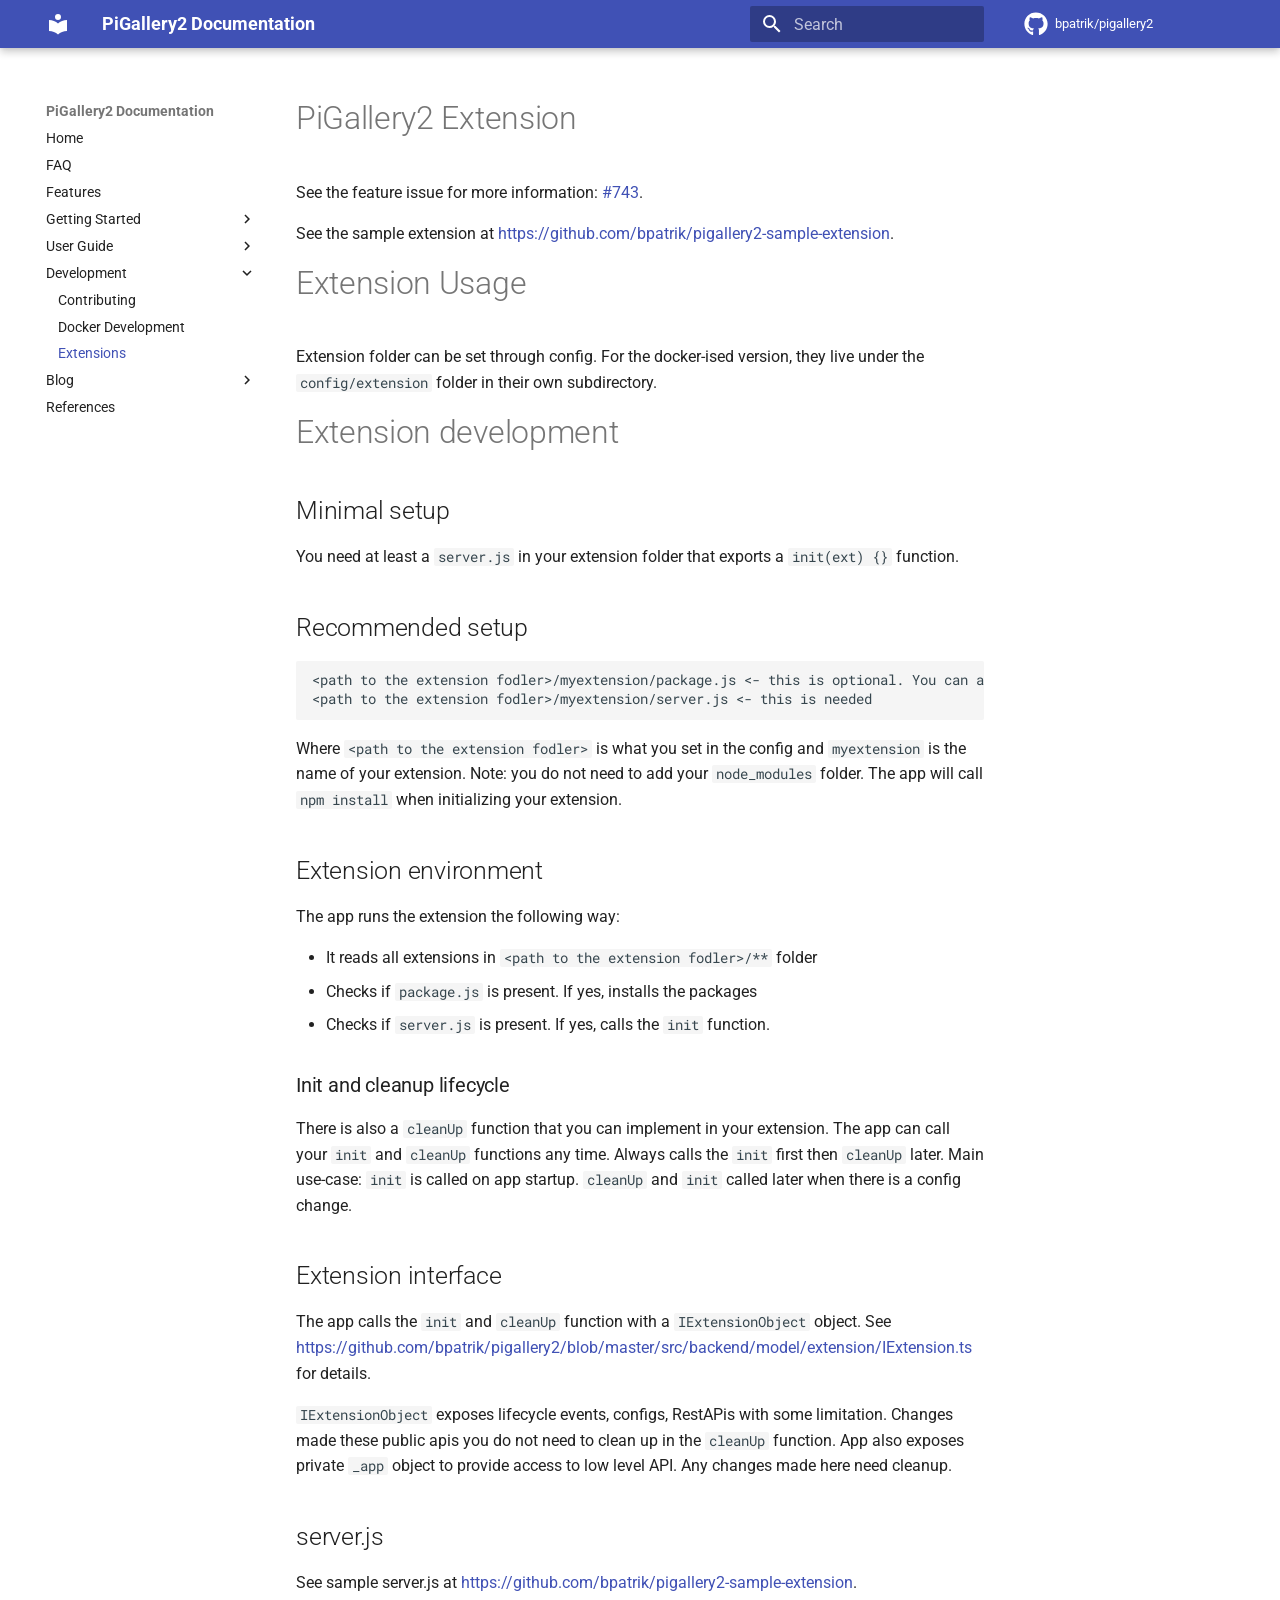
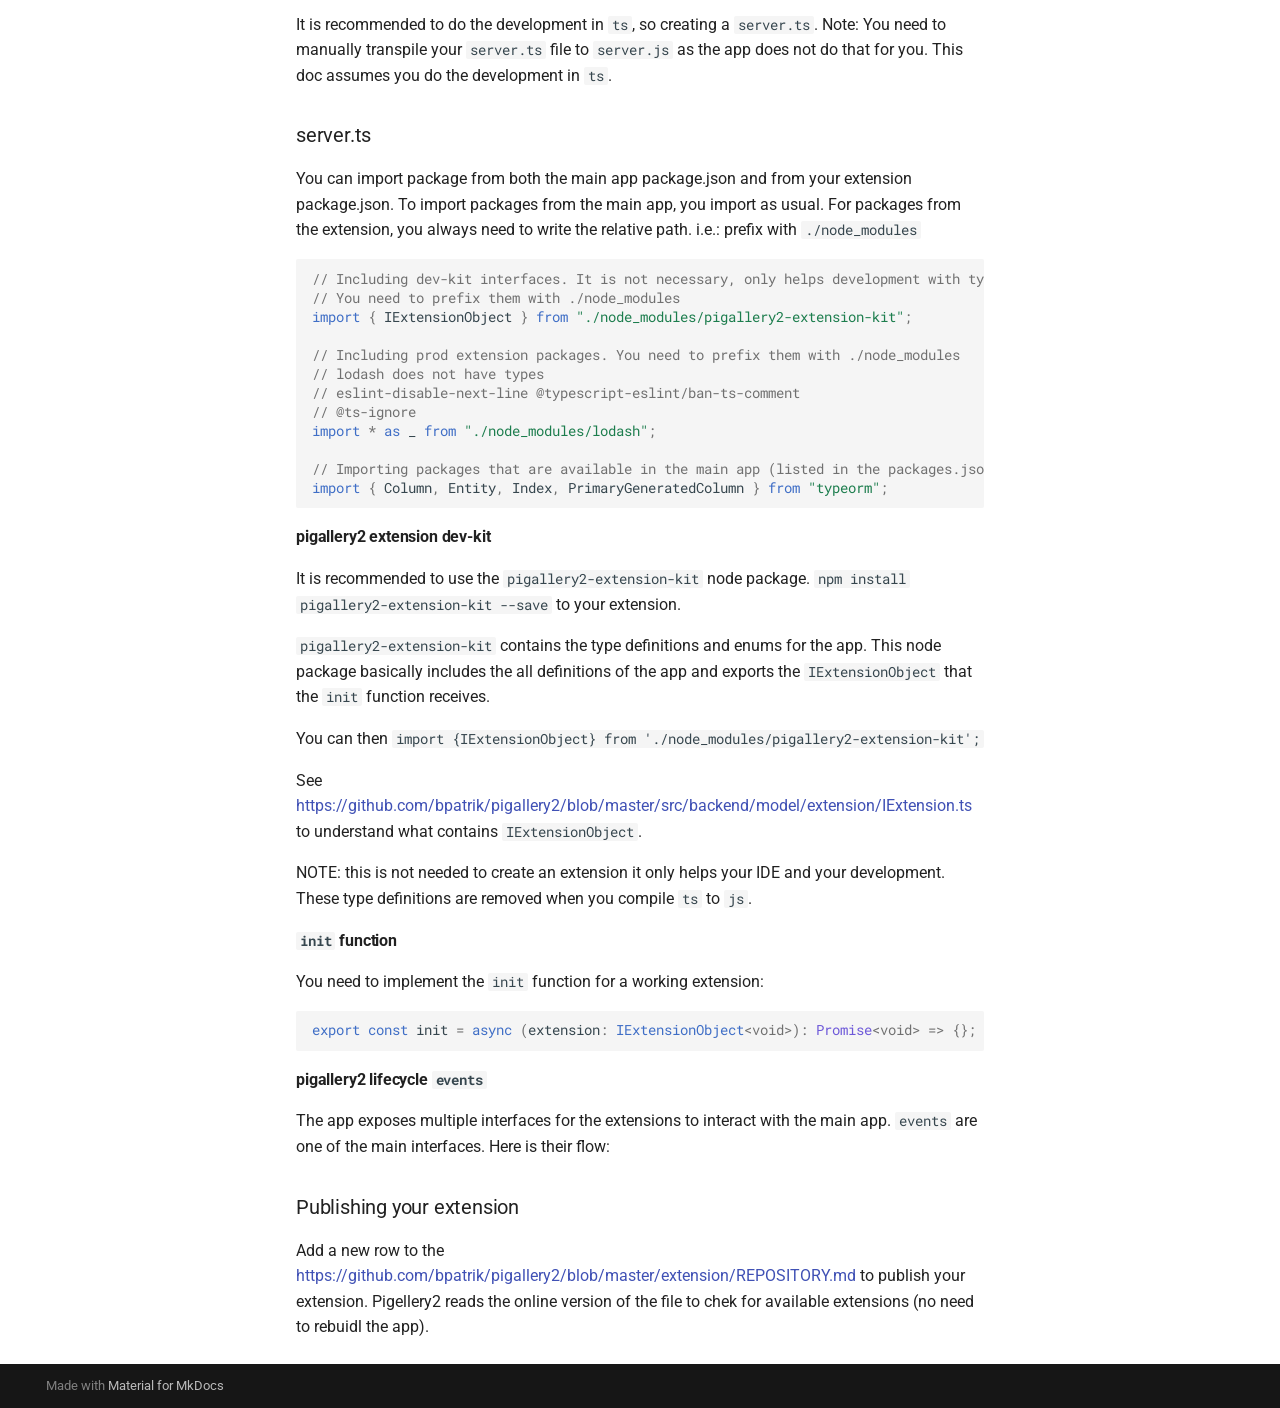
<file: development/extensions/index.html>
<!DOCTYPE html><html lang="en" class="no-js"><head>
    
      <meta charset="utf-8">
      <meta name="viewport" content="width=device-width,initial-scale=1">
      
      
      
        <link rel="canonical" href="https://bpatrik.github.io/pigallery2/development/extensions/">
      
      
        <link rel="prev" href="../docker-contributing/">
      
      
        <link rel="next" href="../../blog/How%20do%20I%20use%20PiGallery2%202021/">
      
      
        
      
      
      <link rel="icon" href="../../assets/images/favicon.png">
      <meta name="generator" content="mkdocs-1.6.1, mkdocs-material-9.7.7">
    
    
      
        <title>Extensions - PiGallery2 Documentation</title>
      
    
    
      <link rel="stylesheet" href="../../assets/stylesheets/main.ec1eaa64.min.css">
      
        
        <link rel="stylesheet" href="../../assets/stylesheets/palette.ab4e12ef.min.css">
      
      


    
    
      
    
    
      
        
        
        <link rel="preconnect" href="https://fonts.gstatic.com" crossorigin="">
        <link rel="stylesheet" href="https://fonts.googleapis.com/css?family=Roboto:300,300i,400,400i,700,700i%7CRoboto+Mono:400,400i,700,700i&amp;display=fallback">
        <style>:root{--md-text-font:"Roboto";--md-code-font:"Roboto Mono"}</style>
      
    
    
    <script>__md_scope=new URL("../..",location),__md_hash=e=>[...e].reduce(((e,_)=>(e<<5)-e+_.charCodeAt(0)),0),__md_get=(e,_=localStorage,t=__md_scope)=>JSON.parse(_.getItem(t.pathname+"."+e)),__md_set=(e,_,t=localStorage,a=__md_scope)=>{try{t.setItem(a.pathname+"."+e,JSON.stringify(_))}catch(e){}}</script>
    
      

    
    
  <link href="../../assets/stylesheets/glightbox.min.css" rel="stylesheet"><script src="../../assets/javascripts/glightbox.min.js"></script><style id="glightbox-style">
            html.glightbox-open { overflow: initial; height: 100%; }
            .gslide-title { margin-top: 0px; user-select: text; }
            .gslide-desc { color: #666; user-select: text; }
            .gslide-image img { background: white; }
            .gscrollbar-fixer { padding-right: 15px; }
            .gdesc-inner { font-size: 0.75rem; }
            body[data-md-color-scheme="slate"] .gdesc-inner { background: var(--md-default-bg-color); }
            body[data-md-color-scheme="slate"] .gslide-title { color: var(--md-default-fg-color); }
            body[data-md-color-scheme="slate"] .gslide-desc { color: var(--md-default-fg-color); }
        </style></head>
  
  
    
    
    
    
    
    <body dir="ltr" data-md-color-scheme="default" data-md-color-primary="indigo" data-md-color-accent="indigo">
  
    
    <input class="md-toggle" data-md-toggle="drawer" type="checkbox" id="__drawer" autocomplete="off">
    <input class="md-toggle" data-md-toggle="search" type="checkbox" id="__search" autocomplete="off">
    <label class="md-overlay" for="__drawer"></label>
    <div data-md-component="skip">
      
        
        <a href="#pigallery2-extension" class="md-skip">
          Skip to content
        </a>
      
    </div>
    <div data-md-component="announce">
      
    </div>
    
    
      

  

<header class="md-header md-header--shadow" data-md-component="header">
  <nav class="md-header__inner md-grid" aria-label="Header">
    <a href="../.." title="PiGallery2 Documentation" class="md-header__button md-logo" aria-label="PiGallery2 Documentation" data-md-component="logo">
      
  
  <svg xmlns="http://www.w3.org/2000/svg" viewBox="0 0 24 24"><path d="M12 8a3 3 0 0 0 3-3 3 3 0 0 0-3-3 3 3 0 0 0-3 3 3 3 0 0 0 3 3m0 3.54C9.64 9.35 6.5 8 3 8v11c3.5 0 6.64 1.35 9 3.54 2.36-2.19 5.5-3.54 9-3.54V8c-3.5 0-6.64 1.35-9 3.54"></path></svg>

    </a>
    <label class="md-header__button md-icon" for="__drawer">
      
      <svg xmlns="http://www.w3.org/2000/svg" viewBox="0 0 24 24"><path d="M3 6h18v2H3zm0 5h18v2H3zm0 5h18v2H3z"></path></svg>
    </label>
    <div class="md-header__title" data-md-component="header-title">
      <div class="md-header__ellipsis">
        <div class="md-header__topic">
          <span class="md-ellipsis">
            PiGallery2 Documentation
          </span>
        </div>
        <div class="md-header__topic" data-md-component="header-topic">
          <span class="md-ellipsis">
            
              Extensions
            
          </span>
        </div>
      </div>
    </div>
    
      
    
    
    
    
      
      
        <label class="md-header__button md-icon" for="__search">
          
          <svg xmlns="http://www.w3.org/2000/svg" viewBox="0 0 24 24"><path d="M9.5 3A6.5 6.5 0 0 1 16 9.5c0 1.61-.59 3.09-1.56 4.23l.27.27h.79l5 5-1.5 1.5-5-5v-.79l-.27-.27A6.52 6.52 0 0 1 9.5 16 6.5 6.5 0 0 1 3 9.5 6.5 6.5 0 0 1 9.5 3m0 2C7 5 5 7 5 9.5S7 14 9.5 14 14 12 14 9.5 12 5 9.5 5"></path></svg>
        </label>
        <div class="md-search" data-md-component="search" role="dialog">
  <label class="md-search__overlay" for="__search"></label>
  <div class="md-search__inner" role="search">
    <form class="md-search__form" name="search">
      <input type="text" class="md-search__input" name="query" aria-label="Search" placeholder="Search" autocapitalize="off" autocorrect="off" autocomplete="off" spellcheck="false" data-md-component="search-query" required="">
      <label class="md-search__icon md-icon" for="__search">
        
        <svg xmlns="http://www.w3.org/2000/svg" viewBox="0 0 24 24"><path d="M9.5 3A6.5 6.5 0 0 1 16 9.5c0 1.61-.59 3.09-1.56 4.23l.27.27h.79l5 5-1.5 1.5-5-5v-.79l-.27-.27A6.52 6.52 0 0 1 9.5 16 6.5 6.5 0 0 1 3 9.5 6.5 6.5 0 0 1 9.5 3m0 2C7 5 5 7 5 9.5S7 14 9.5 14 14 12 14 9.5 12 5 9.5 5"></path></svg>
        
        <svg xmlns="http://www.w3.org/2000/svg" viewBox="0 0 24 24"><path d="M20 11v2H8l5.5 5.5-1.42 1.42L4.16 12l7.92-7.92L13.5 5.5 8 11z"></path></svg>
      </label>
      <nav class="md-search__options" aria-label="Search">
        
        <button type="reset" class="md-search__icon md-icon" title="Clear" aria-label="Clear" tabindex="-1">
          
          <svg xmlns="http://www.w3.org/2000/svg" viewBox="0 0 24 24"><path d="M19 6.41 17.59 5 12 10.59 6.41 5 5 6.41 10.59 12 5 17.59 6.41 19 12 13.41 17.59 19 19 17.59 13.41 12z"></path></svg>
        </button>
      </nav>
      
    </form>
    <div class="md-search__output">
      <div class="md-search__scrollwrap" tabindex="0" data-md-scrollfix="">
        <div class="md-search-result" data-md-component="search-result">
          <div class="md-search-result__meta">
            Initializing search
          </div>
          <ol class="md-search-result__list" role="presentation"></ol>
        </div>
      </div>
    </div>
  </div>
</div>
      
    
    
      <div class="md-header__source">
        <a href="https://github.com/bpatrik/pigallery2" title="Go to repository" class="md-source" data-md-component="source">
  <div class="md-source__icon md-icon">
    
    <svg xmlns="http://www.w3.org/2000/svg" viewBox="0 0 512 512"><!--! Font Awesome Free 7.1.0 by @fontawesome - https://fontawesome.com License - https://fontawesome.com/license/free (Icons: CC BY 4.0, Fonts: SIL OFL 1.1, Code: MIT License) Copyright 2025 Fonticons, Inc.--><path d="M173.9 397.4c0 2-2.3 3.6-5.2 3.6-3.3.3-5.6-1.3-5.6-3.6 0-2 2.3-3.6 5.2-3.6 3-.3 5.6 1.3 5.6 3.6m-31.1-4.5c-.7 2 1.3 4.3 4.3 4.9 2.6 1 5.6 0 6.2-2s-1.3-4.3-4.3-5.2c-2.6-.7-5.5.3-6.2 2.3m44.2-1.7c-2.9.7-4.9 2.6-4.6 4.9.3 2 2.9 3.3 5.9 2.6 2.9-.7 4.9-2.6 4.6-4.6-.3-1.9-3-3.2-5.9-2.9M252.8 8C114.1 8 8 113.3 8 252c0 110.9 69.8 205.8 169.5 239.2 12.8 2.3 17.3-5.6 17.3-12.1 0-6.2-.3-40.4-.3-61.4 0 0-70 15-84.7-29.8 0 0-11.4-29.1-27.8-36.6 0 0-22.9-15.7 1.6-15.4 0 0 24.9 2 38.6 25.8 21.9 38.6 58.6 27.5 72.9 20.9 2.3-16 8.8-27.1 16-33.7-55.9-6.2-112.3-14.3-112.3-110.5 0-27.5 7.6-41.3 23.6-58.9-2.6-6.5-11.1-33.3 2.6-67.9 20.9-6.5 69 27 69 27 20-5.6 41.5-8.5 62.8-8.5s42.8 2.9 62.8 8.5c0 0 48.1-33.6 69-27 13.7 34.7 5.2 61.4 2.6 67.9 16 17.7 25.8 31.5 25.8 58.9 0 96.5-58.9 104.2-114.8 110.5 9.2 7.9 17 22.9 17 46.4 0 33.7-.3 75.4-.3 83.6 0 6.5 4.6 14.4 17.3 12.1C436.2 457.8 504 362.9 504 252 504 113.3 391.5 8 252.8 8M105.2 352.9c-1.3 1-1 3.3.7 5.2 1.6 1.6 3.9 2.3 5.2 1 1.3-1 1-3.3-.7-5.2-1.6-1.6-3.9-2.3-5.2-1m-10.8-8.1c-.7 1.3.3 2.9 2.3 3.9 1.6 1 3.6.7 4.3-.7.7-1.3-.3-2.9-2.3-3.9-2-.6-3.6-.3-4.3.7m32.4 35.6c-1.6 1.3-1 4.3 1.3 6.2 2.3 2.3 5.2 2.6 6.5 1 1.3-1.3.7-4.3-1.3-6.2-2.2-2.3-5.2-2.6-6.5-1m-11.4-14.7c-1.6 1-1.6 3.6 0 5.9s4.3 3.3 5.6 2.3c1.6-1.3 1.6-3.9 0-6.2-1.4-2.3-4-3.3-5.6-2"></path></svg>
  </div>
  <div class="md-source__repository">
    bpatrik/pigallery2
  </div>
</a>
      </div>
    
  </nav>
  
</header>
    
    <div class="md-container" data-md-component="container">
      
      
        
          
        
      
      <main class="md-main" data-md-component="main">
        <div class="md-main__inner md-grid">
          
            
              
              <div class="md-sidebar md-sidebar--primary" data-md-component="sidebar" data-md-type="navigation">
                <div class="md-sidebar__scrollwrap">
                  <div class="md-sidebar__inner">
                    



<nav class="md-nav md-nav--primary" aria-label="Navigation" data-md-level="0">
  <label class="md-nav__title" for="__drawer">
    <a href="../.." title="PiGallery2 Documentation" class="md-nav__button md-logo" aria-label="PiGallery2 Documentation" data-md-component="logo">
      
  
  <svg xmlns="http://www.w3.org/2000/svg" viewBox="0 0 24 24"><path d="M12 8a3 3 0 0 0 3-3 3 3 0 0 0-3-3 3 3 0 0 0-3 3 3 3 0 0 0 3 3m0 3.54C9.64 9.35 6.5 8 3 8v11c3.5 0 6.64 1.35 9 3.54 2.36-2.19 5.5-3.54 9-3.54V8c-3.5 0-6.64 1.35-9 3.54"></path></svg>

    </a>
    PiGallery2 Documentation
  </label>
  
    <div class="md-nav__source">
      <a href="https://github.com/bpatrik/pigallery2" title="Go to repository" class="md-source" data-md-component="source">
  <div class="md-source__icon md-icon">
    
    <svg xmlns="http://www.w3.org/2000/svg" viewBox="0 0 512 512"><!--! Font Awesome Free 7.1.0 by @fontawesome - https://fontawesome.com License - https://fontawesome.com/license/free (Icons: CC BY 4.0, Fonts: SIL OFL 1.1, Code: MIT License) Copyright 2025 Fonticons, Inc.--><path d="M173.9 397.4c0 2-2.3 3.6-5.2 3.6-3.3.3-5.6-1.3-5.6-3.6 0-2 2.3-3.6 5.2-3.6 3-.3 5.6 1.3 5.6 3.6m-31.1-4.5c-.7 2 1.3 4.3 4.3 4.9 2.6 1 5.6 0 6.2-2s-1.3-4.3-4.3-5.2c-2.6-.7-5.5.3-6.2 2.3m44.2-1.7c-2.9.7-4.9 2.6-4.6 4.9.3 2 2.9 3.3 5.9 2.6 2.9-.7 4.9-2.6 4.6-4.6-.3-1.9-3-3.2-5.9-2.9M252.8 8C114.1 8 8 113.3 8 252c0 110.9 69.8 205.8 169.5 239.2 12.8 2.3 17.3-5.6 17.3-12.1 0-6.2-.3-40.4-.3-61.4 0 0-70 15-84.7-29.8 0 0-11.4-29.1-27.8-36.6 0 0-22.9-15.7 1.6-15.4 0 0 24.9 2 38.6 25.8 21.9 38.6 58.6 27.5 72.9 20.9 2.3-16 8.8-27.1 16-33.7-55.9-6.2-112.3-14.3-112.3-110.5 0-27.5 7.6-41.3 23.6-58.9-2.6-6.5-11.1-33.3 2.6-67.9 20.9-6.5 69 27 69 27 20-5.6 41.5-8.5 62.8-8.5s42.8 2.9 62.8 8.5c0 0 48.1-33.6 69-27 13.7 34.7 5.2 61.4 2.6 67.9 16 17.7 25.8 31.5 25.8 58.9 0 96.5-58.9 104.2-114.8 110.5 9.2 7.9 17 22.9 17 46.4 0 33.7-.3 75.4-.3 83.6 0 6.5 4.6 14.4 17.3 12.1C436.2 457.8 504 362.9 504 252 504 113.3 391.5 8 252.8 8M105.2 352.9c-1.3 1-1 3.3.7 5.2 1.6 1.6 3.9 2.3 5.2 1 1.3-1 1-3.3-.7-5.2-1.6-1.6-3.9-2.3-5.2-1m-10.8-8.1c-.7 1.3.3 2.9 2.3 3.9 1.6 1 3.6.7 4.3-.7.7-1.3-.3-2.9-2.3-3.9-2-.6-3.6-.3-4.3.7m32.4 35.6c-1.6 1.3-1 4.3 1.3 6.2 2.3 2.3 5.2 2.6 6.5 1 1.3-1.3.7-4.3-1.3-6.2-2.2-2.3-5.2-2.6-6.5-1m-11.4-14.7c-1.6 1-1.6 3.6 0 5.9s4.3 3.3 5.6 2.3c1.6-1.3 1.6-3.9 0-6.2-1.4-2.3-4-3.3-5.6-2"></path></svg>
  </div>
  <div class="md-source__repository">
    bpatrik/pigallery2
  </div>
</a>
    </div>
  
  <ul class="md-nav__list" data-md-scrollfix="">
    
      
      
  
  
  
  
    <li class="md-nav__item">
      <a href="../.." class="md-nav__link">
        
  
  
  <span class="md-ellipsis">
    
  
    Home
  

    
  </span>
  
  

      </a>
    </li>
  

    
      
      
  
  
  
  
    <li class="md-nav__item">
      <a href="../../faq/" class="md-nav__link">
        
  
  
  <span class="md-ellipsis">
    
  
    FAQ
  

    
  </span>
  
  

      </a>
    </li>
  

    
      
      
  
  
  
  
    <li class="md-nav__item">
      <a href="../../features/" class="md-nav__link">
        
  
  
  <span class="md-ellipsis">
    
  
    Features
  

    
  </span>
  
  

      </a>
    </li>
  

    
      
      
  
  
  
  
    
    
    
    
    
    <li class="md-nav__item md-nav__item--nested">
      
        
        
        <input class="md-nav__toggle md-toggle " type="checkbox" id="__nav_4">
        
          
          <label class="md-nav__link" for="__nav_4" id="__nav_4_label" tabindex="0">
            
  
  
  <span class="md-ellipsis">
    
  
    Getting Started
  

    
  </span>
  
  

            <span class="md-nav__icon md-icon"></span>
          </label>
        
        <nav class="md-nav" data-md-level="1" aria-labelledby="__nav_4_label" aria-expanded="false">
          <label class="md-nav__title" for="__nav_4">
            <span class="md-nav__icon md-icon"></span>
            
  
    Getting Started
  

          </label>
          <ul class="md-nav__list" data-md-scrollfix="">
            
              
                
  
  
  
  
    <li class="md-nav__item">
      <a href="../../setup/docker/" class="md-nav__link">
        
  
  
  <span class="md-ellipsis">
    
  
    Docker (Recommended)
  

    
  </span>
  
  

      </a>
    </li>
  

              
            
              
                
  
  
  
  
    
    
    
    
    
    <li class="md-nav__item md-nav__item--nested">
      
        
        
        <input class="md-nav__toggle md-toggle " type="checkbox" id="__nav_4_2">
        
          
          <label class="md-nav__link" for="__nav_4_2" id="__nav_4_2_label" tabindex="0">
            
  
  
  <span class="md-ellipsis">
    
  
    Advanced
  

    
  </span>
  
  

            <span class="md-nav__icon md-icon"></span>
          </label>
        
        <nav class="md-nav" data-md-level="2" aria-labelledby="__nav_4_2_label" aria-expanded="false">
          <label class="md-nav__title" for="__nav_4_2">
            <span class="md-nav__icon md-icon"></span>
            
  
    Advanced
  

          </label>
          <ul class="md-nav__list" data-md-scrollfix="">
            
              
                
  
  
  
  
    <li class="md-nav__item">
      <a href="../../setup/advanced/advanced-docker-npm-portainer/" class="md-nav__link">
        
  
  
  <span class="md-ellipsis">
    
  
    Portainer &amp; NPM
  

    
  </span>
  
  

      </a>
    </li>
  

              
            
              
                
  
  
  
  
    <li class="md-nav__item">
      <a href="../../setup/advanced/authentik/" class="md-nav__link">
        
  
  
  <span class="md-ellipsis">
    
  
    ORCID with Authentik SSO (Optional)
  

    
  </span>
  
  

      </a>
    </li>
  

              
            
          </ul>
        </nav>
      
    </li>
  

              
            
              
                
  
  
  
  
    <li class="md-nav__item">
      <a href="../../setup/direct-install/" class="md-nav__link">
        
  
  
  <span class="md-ellipsis">
    
  
    Direct Install (Unsupported)
  

    
  </span>
  
  

      </a>
    </li>
  

              
            
          </ul>
        </nav>
      
    </li>
  

    
      
      
  
  
  
  
    
    
    
    
    
    <li class="md-nav__item md-nav__item--nested">
      
        
        
        <input class="md-nav__toggle md-toggle " type="checkbox" id="__nav_5">
        
          
          <label class="md-nav__link" for="__nav_5" id="__nav_5_label" tabindex="0">
            
  
  
  <span class="md-ellipsis">
    
  
    User Guide
  

    
  </span>
  
  

            <span class="md-nav__icon md-icon"></span>
          </label>
        
        <nav class="md-nav" data-md-level="1" aria-labelledby="__nav_5_label" aria-expanded="false">
          <label class="md-nav__title" for="__nav_5">
            <span class="md-nav__icon md-icon"></span>
            
  
    User Guide
  

          </label>
          <ul class="md-nav__list" data-md-scrollfix="">
            
              
                
  
  
  
  
    <li class="md-nav__item">
      <a href="../../user-guide/configuration/" class="md-nav__link">
        
  
  
  <span class="md-ellipsis">
    
  
    Configuration
  

    
  </span>
  
  

      </a>
    </li>
  

              
            
              
                
  
  
  
  
    <li class="md-nav__item">
      <a href="../../user-guide/user-rights/" class="md-nav__link">
        
  
  
  <span class="md-ellipsis">
    
  
    User Rights
  

    
  </span>
  
  

      </a>
    </li>
  

              
            
          </ul>
        </nav>
      
    </li>
  

    
      
      
  
  
    
  
  
  
    
    
    
    
    
    <li class="md-nav__item md-nav__item--active md-nav__item--nested">
      
        
        
        <input class="md-nav__toggle md-toggle " type="checkbox" id="__nav_6" checked="">
        
          
          <label class="md-nav__link" for="__nav_6" id="__nav_6_label" tabindex="0">
            
  
  
  <span class="md-ellipsis">
    
  
    Development
  

    
  </span>
  
  

            <span class="md-nav__icon md-icon"></span>
          </label>
        
        <nav class="md-nav" data-md-level="1" aria-labelledby="__nav_6_label" aria-expanded="true">
          <label class="md-nav__title" for="__nav_6">
            <span class="md-nav__icon md-icon"></span>
            
  
    Development
  

          </label>
          <ul class="md-nav__list" data-md-scrollfix="">
            
              
                
  
  
  
  
    <li class="md-nav__item">
      <a href="../contributing/" class="md-nav__link">
        
  
  
  <span class="md-ellipsis">
    
  
    Contributing
  

    
  </span>
  
  

      </a>
    </li>
  

              
            
              
                
  
  
  
  
    <li class="md-nav__item">
      <a href="../docker-contributing/" class="md-nav__link">
        
  
  
  <span class="md-ellipsis">
    
  
    Docker Development
  

    
  </span>
  
  

      </a>
    </li>
  

              
            
              
                
  
  
    
  
  
  
    <li class="md-nav__item md-nav__item--active">
      
      <input class="md-nav__toggle md-toggle" type="checkbox" id="__toc">
      
      
        
      
      
      <a href="./" class="md-nav__link md-nav__link--active">
        
  
  
  <span class="md-ellipsis">
    
  
    Extensions
  

    
  </span>
  
  

      </a>
      
    </li>
  

              
            
          </ul>
        </nav>
      
    </li>
  

    
      
      
  
  
  
  
    
    
    
    
    
    <li class="md-nav__item md-nav__item--nested">
      
        
        
        <input class="md-nav__toggle md-toggle " type="checkbox" id="__nav_7">
        
          
          <label class="md-nav__link" for="__nav_7" id="__nav_7_label" tabindex="0">
            
  
  
  <span class="md-ellipsis">
    
  
    Blog
  

    
  </span>
  
  

            <span class="md-nav__icon md-icon"></span>
          </label>
        
        <nav class="md-nav" data-md-level="1" aria-labelledby="__nav_7_label" aria-expanded="false">
          <label class="md-nav__title" for="__nav_7">
            <span class="md-nav__icon md-icon"></span>
            
  
    Blog
  

          </label>
          <ul class="md-nav__list" data-md-scrollfix="">
            
              
                
  
  
  
  
    <li class="md-nav__item">
      <a href="../../blog/How%20do%20I%20use%20PiGallery2%202021/" class="md-nav__link">
        
  
  
  <span class="md-ellipsis">
    
  
    How do I use PiGallery2 (2021)
  

    
  </span>
  
  

      </a>
    </li>
  

              
            
              
                
  
  
  
  
    <li class="md-nav__item">
      <a href="../../blog/The%20future%20of%20pigallery2%20v2.0.0%20and%20beyond%202023/" class="md-nav__link">
        
  
  
  <span class="md-ellipsis">
    
  
    The future of PiGallery2 (2023)
  

    
  </span>
  
  

      </a>
    </li>
  

              
            
              
                
  
  
  
  
    <li class="md-nav__item">
      <a href="../../blog/%5BTutorial%5D%20Pigallery2%20From%20Zero%20To%20Hero%202025/" class="md-nav__link">
        
  
  
  <span class="md-ellipsis">
    
  
    From Zero To Hero (2025)
  

    
  </span>
  
  

      </a>
    </li>
  

              
            
          </ul>
        </nav>
      
    </li>
  

    
      
      
  
  
  
  
    <li class="md-nav__item">
      <a href="../../references/" class="md-nav__link">
        
  
  
  <span class="md-ellipsis">
    
  
    References
  

    
  </span>
  
  

      </a>
    </li>
  

    
  </ul>
</nav>
                  </div>
                </div>
              </div>
            
            
              
              <div class="md-sidebar md-sidebar--secondary" data-md-component="sidebar" data-md-type="toc">
                <div class="md-sidebar__scrollwrap">
                  <div class="md-sidebar__inner">
                    

<nav class="md-nav md-nav--secondary" aria-label="Table of contents">
  
  
  
    
  
  
</nav>
                  </div>
                </div>
              </div>
            
          
          
            <div class="md-content" data-md-component="content">
              
              <article class="md-content__inner md-typeset">
                
                  


  
  


<h1 id="pigallery2-extension">PiGallery2 Extension</h1>
<p>See the feature issue for more information: <a href="https://github.com/bpatrik/pigallery2/issues/743">#743</a>.</p>
<p>See the sample extension at <a href="https://github.com/bpatrik/pigallery2-sample-extension">https://github.com/bpatrik/pigallery2-sample-extension</a>.</p>
<h1 id="extension-usage">Extension Usage</h1>
<p>Extension folder can be set through config. For the docker-ised version,
they live under the <code>config/extension</code> folder in their own subdirectory.</p>
<h1 id="extension-development">Extension development</h1>
<h2 id="minimal-setup">Minimal setup</h2>
<p>You need at least a <code>server.js</code> in your extension folder that exports a <code>init(ext) {}</code> function.</p>
<h2 id="recommended-setup">Recommended setup</h2>
<div class="language-text highlight"><pre><span></span><code><span id="__span-0-1"><a id="__codelineno-0-1" name="__codelineno-0-1" href="#__codelineno-0-1"></a>&lt;path to the extension fodler&gt;/myextension/package.js &lt;- this is optional. You can add extra npm packages here
</span><span id="__span-0-2"><a id="__codelineno-0-2" name="__codelineno-0-2" href="#__codelineno-0-2"></a>&lt;path to the extension fodler&gt;/myextension/server.js &lt;- this is needed
</span></code></pre></div>
<p>Where <code>&lt;path to the extension fodler&gt;</code> is what you set in the config and <code>myextension</code> is the name of your extension.
Note: you do not need to add your <code>node_modules</code> folder. The app will call <code>npm install</code> when initializing your extension.</p>
<h2 id="extension-environment">Extension environment</h2>
<p>The app runs the extension the following way:</p>
<ul>
<li>It reads all extensions in <code>&lt;path to the extension fodler&gt;/**</code> folder</li>
<li>Checks if <code>package.js</code> is present. If yes, installs the packages</li>
<li>Checks if <code>server.js</code> is present. If yes, calls the <code>init</code> function.</li>
</ul>
<h3 id="init-and-cleanup-lifecycle">Init and cleanup lifecycle</h3>
<p>There is also a <code>cleanUp</code> function that you can implement in your extension.
The app can call your <code>init</code> and <code>cleanUp</code> functions any time.
Always calls the <code>init</code> first then <code>cleanUp</code> later.
Main use-case: <code>init</code> is called on app startup. <code>cleanUp</code> and <code>init</code> called later when there is a config change.</p>
<h2 id="extension-interface">Extension interface</h2>
<p>The app calls the <code>init</code> and <code>cleanUp</code> function with a <code>IExtensionObject</code> object.
See <a href="https://github.com/bpatrik/pigallery2/blob/master/src/backend/model/extension/IExtension.ts">https://github.com/bpatrik/pigallery2/blob/master/src/backend/model/extension/IExtension.ts</a> for details.</p>
<p><code>IExtensionObject</code> exposes lifecycle events, configs, RestAPis with some limitation.
Changes made these public apis you do not need to clean up in the <code>cleanUp</code> function.
App also exposes private <code>_app</code> object to provide access to low level API. Any changes made here need cleanup.</p>
<h2 id="serverjs">server.js</h2>
<p>See sample server.js at <a href="https://github.com/bpatrik/pigallery2-sample-extension">https://github.com/bpatrik/pigallery2-sample-extension</a>.</p>
<p>It is recommended to do the development in <code>ts</code>, so creating a <code>server.ts</code>.
Note: You need to manually transpile your <code>server.ts</code> file to <code>server.js</code> as the app does not do that for you.
This doc assumes you do the development in <code>ts</code>.</p>
<h3 id="serverts">server.ts</h3>
<p>You can import package from both the main app package.json and from your extension package.json.
To import packages from the main app, you import as usual.
For packages from the extension, you always need to write the relative path. i.e.: prefix with <code>./node_modules</code></p>
<div class="language-ts highlight"><pre><span></span><code><span id="__span-1-1"><a id="__codelineno-1-1" name="__codelineno-1-1" href="#__codelineno-1-1"></a><span class="c1">// Including dev-kit interfaces. It is not necessary, only helps development with types.</span>
</span><span id="__span-1-2"><a id="__codelineno-1-2" name="__codelineno-1-2" href="#__codelineno-1-2"></a><span class="c1">// You need to prefix them with ./node_modules</span>
</span><span id="__span-1-3"><a id="__codelineno-1-3" name="__codelineno-1-3" href="#__codelineno-1-3"></a><span class="k">import</span><span class="w"> </span><span class="p">{</span><span class="w"> </span><span class="nx">IExtensionObject</span><span class="w"> </span><span class="p">}</span><span class="w"> </span><span class="kr">from</span><span class="w"> </span><span class="s2">"./node_modules/pigallery2-extension-kit"</span><span class="p">;</span>
</span><span id="__span-1-4"><a id="__codelineno-1-4" name="__codelineno-1-4" href="#__codelineno-1-4"></a>
</span><span id="__span-1-5"><a id="__codelineno-1-5" name="__codelineno-1-5" href="#__codelineno-1-5"></a><span class="c1">// Including prod extension packages. You need to prefix them with ./node_modules</span>
</span><span id="__span-1-6"><a id="__codelineno-1-6" name="__codelineno-1-6" href="#__codelineno-1-6"></a><span class="c1">// lodash does not have types</span>
</span><span id="__span-1-7"><a id="__codelineno-1-7" name="__codelineno-1-7" href="#__codelineno-1-7"></a><span class="c1">// eslint-disable-next-line @typescript-eslint/ban-ts-comment</span>
</span><span id="__span-1-8"><a id="__codelineno-1-8" name="__codelineno-1-8" href="#__codelineno-1-8"></a><span class="c1">// @ts-ignore</span>
</span><span id="__span-1-9"><a id="__codelineno-1-9" name="__codelineno-1-9" href="#__codelineno-1-9"></a><span class="k">import</span><span class="w"> </span><span class="o">*</span><span class="w"> </span><span class="kr">as</span><span class="w"> </span><span class="nx">_</span><span class="w"> </span><span class="kr">from</span><span class="w"> </span><span class="s2">"./node_modules/lodash"</span><span class="p">;</span>
</span><span id="__span-1-10"><a id="__codelineno-1-10" name="__codelineno-1-10" href="#__codelineno-1-10"></a>
</span><span id="__span-1-11"><a id="__codelineno-1-11" name="__codelineno-1-11" href="#__codelineno-1-11"></a><span class="c1">// Importing packages that are available in the main app (listed in the packages.json in pigallery2)</span>
</span><span id="__span-1-12"><a id="__codelineno-1-12" name="__codelineno-1-12" href="#__codelineno-1-12"></a><span class="k">import</span><span class="w"> </span><span class="p">{</span><span class="w"> </span><span class="nx">Column</span><span class="p">,</span><span class="w"> </span><span class="nx">Entity</span><span class="p">,</span><span class="w"> </span><span class="nx">Index</span><span class="p">,</span><span class="w"> </span><span class="nx">PrimaryGeneratedColumn</span><span class="w"> </span><span class="p">}</span><span class="w"> </span><span class="kr">from</span><span class="w"> </span><span class="s2">"typeorm"</span><span class="p">;</span>
</span></code></pre></div>
<h4 id="pigallery2-extension-dev-kit">pigallery2 extension dev-kit</h4>
<p>It is recommended to use the <code>pigallery2-extension-kit</code> node package.
<code>npm install pigallery2-extension-kit --save</code> to your extension.</p>
<p><code>pigallery2-extension-kit</code> contains the type definitions and enums for the app.
This node package basically includes the all definitions of the app and exports the <code>IExtensionObject</code> that the <code>init</code> function receives.</p>
<p>You can then <code>import {IExtensionObject} from './node_modules/pigallery2-extension-kit';</code></p>
<p>See <a href="https://github.com/bpatrik/pigallery2/blob/master/src/backend/model/extension/IExtension.ts">https://github.com/bpatrik/pigallery2/blob/master/src/backend/model/extension/IExtension.ts</a> to understand what contains <code>IExtensionObject</code>.</p>
<p>NOTE: this is not needed to create an extension it only helps your IDE and your development. These type definitions are removed when you compile <code>ts</code> to <code>js</code>.</p>
<h4 id="init-function"><code>init</code> function</h4>
<p>You need to implement the <code>init</code> function for a working extension:</p>
<div class="language-ts highlight"><pre><span></span><code><span id="__span-2-1"><a id="__codelineno-2-1" name="__codelineno-2-1" href="#__codelineno-2-1"></a><span class="k">export</span><span class="w"> </span><span class="kd">const</span><span class="w"> </span><span class="nx">init</span><span class="w"> </span><span class="o">=</span><span class="w"> </span><span class="k">async</span><span class="w"> </span><span class="p">(</span><span class="nx">extension</span><span class="o">:</span><span class="w"> </span><span class="kt">IExtensionObject</span><span class="o">&lt;</span><span class="ow">void</span><span class="o">&gt;</span><span class="p">)</span><span class="o">:</span><span class="w"> </span><span class="nb">Promise</span><span class="o">&lt;</span><span class="ow">void</span><span class="o">&gt;</span><span class="w"> </span><span class="p">=&gt;</span><span class="w"> </span><span class="p">{};</span>
</span></code></pre></div>
<h4 id="pigallery2-lifecycle-events">pigallery2 lifecycle <code>events</code></h4>
<p>The app exposes multiple interfaces for the extensions to interact with the main app. <code>events</code> are one of the main interfaces.
Here is their flow:</p>
<p></p>
<h3 id="publishing-your-extension">Publishing your extension</h3>
<p>Add a new row to the <a href="https://github.com/bpatrik/pigallery2/blob/master/extension/REPOSITORY.md">https://github.com/bpatrik/pigallery2/blob/master/extension/REPOSITORY.md</a> to publish your extension. Pigellery2 reads the online version of the file to chek for available extensions (no need to rebuidl the app).</p>












                
              </article>
            </div>
          
          
<script>var target=document.getElementById(location.hash.slice(1));target&&target.name&&(target.checked=target.name.startsWith("__tabbed_"))</script>
        </div>
        
      </main>
      
        <footer class="md-footer">
  
  <div class="md-footer-meta md-typeset">
    <div class="md-footer-meta__inner md-grid">
      <div class="md-copyright">
  
  
    Made with
    <a href="https://squidfunk.github.io/mkdocs-material/" target="_blank" rel="noopener">
      Material for MkDocs
    </a>
  
</div>
      
    </div>
  </div>
</footer>
      
    </div>
    <div class="md-dialog" data-md-component="dialog">
      <div class="md-dialog__inner md-typeset"></div>
    </div>
    
    
    
      
      
      <script id="__config" type="application/json">{"annotate": null, "base": "../..", "features": [], "search": "../../assets/javascripts/workers/search.2c215733.min.js", "tags": null, "translations": {"clipboard.copied": "Copied to clipboard", "clipboard.copy": "Copy to clipboard", "search.result.more.one": "1 more on this page", "search.result.more.other": "# more on this page", "search.result.none": "No matching documents", "search.result.one": "1 matching document", "search.result.other": "# matching documents", "search.result.placeholder": "Type to start searching", "search.result.term.missing": "Missing", "select.version": "Select version"}, "version": null}</script>
    
    
      <script src="../../assets/javascripts/bundle.d7400e89.min.js"></script>
      
    
  
<script id="init-glightbox">const lightbox = GLightbox({"touchNavigation": true, "loop": false, "zoomable": true, "draggable": true, "openEffect": "zoom", "closeEffect": "zoom", "slideEffect": "slide"});
document$.subscribe(()=>{ lightbox.reload(); });
</script></body></html>
</file>
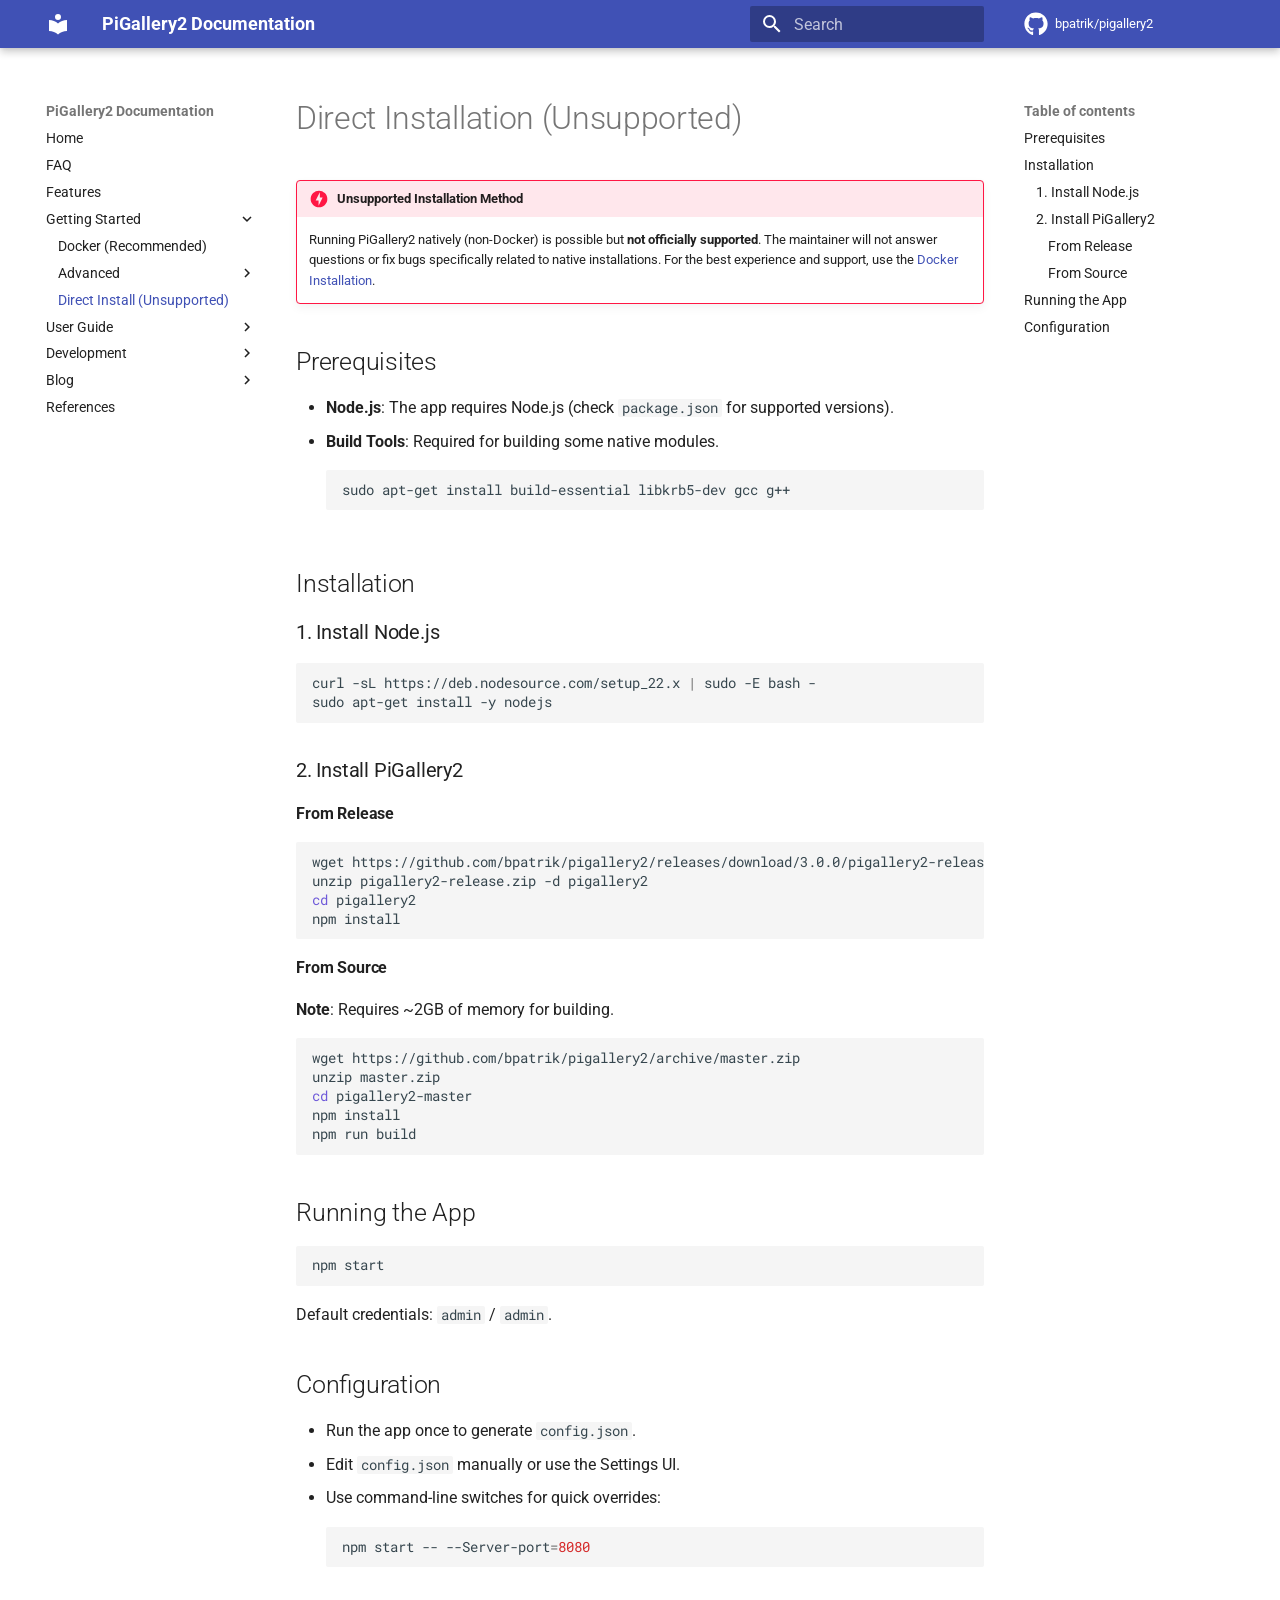
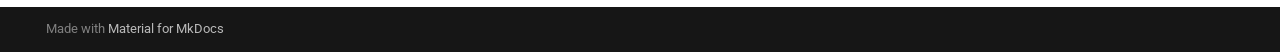
<file: setup/direct-install/index.html>
<!DOCTYPE html><html lang="en" class="no-js"><head>
    
      <meta charset="utf-8">
      <meta name="viewport" content="width=device-width,initial-scale=1">
      
      
      
        <link rel="canonical" href="https://bpatrik.github.io/pigallery2/setup/direct-install/">
      
      
        <link rel="prev" href="../advanced/authentik/">
      
      
        <link rel="next" href="../../user-guide/configuration/">
      
      
        
      
      
      <link rel="icon" href="../../assets/images/favicon.png">
      <meta name="generator" content="mkdocs-1.6.1, mkdocs-material-9.7.7">
    
    
      
        <title>Direct Install (Unsupported) - PiGallery2 Documentation</title>
      
    
    
      <link rel="stylesheet" href="../../assets/stylesheets/main.ec1eaa64.min.css">
      
        
        <link rel="stylesheet" href="../../assets/stylesheets/palette.ab4e12ef.min.css">
      
      


    
    
      
    
    
      
        
        
        <link rel="preconnect" href="https://fonts.gstatic.com" crossorigin="">
        <link rel="stylesheet" href="https://fonts.googleapis.com/css?family=Roboto:300,300i,400,400i,700,700i%7CRoboto+Mono:400,400i,700,700i&amp;display=fallback">
        <style>:root{--md-text-font:"Roboto";--md-code-font:"Roboto Mono"}</style>
      
    
    
    <script>__md_scope=new URL("../..",location),__md_hash=e=>[...e].reduce(((e,_)=>(e<<5)-e+_.charCodeAt(0)),0),__md_get=(e,_=localStorage,t=__md_scope)=>JSON.parse(_.getItem(t.pathname+"."+e)),__md_set=(e,_,t=localStorage,a=__md_scope)=>{try{t.setItem(a.pathname+"."+e,JSON.stringify(_))}catch(e){}}</script>
    
      

    
    
  <link href="../../assets/stylesheets/glightbox.min.css" rel="stylesheet"><script src="../../assets/javascripts/glightbox.min.js"></script><style id="glightbox-style">
            html.glightbox-open { overflow: initial; height: 100%; }
            .gslide-title { margin-top: 0px; user-select: text; }
            .gslide-desc { color: #666; user-select: text; }
            .gslide-image img { background: white; }
            .gscrollbar-fixer { padding-right: 15px; }
            .gdesc-inner { font-size: 0.75rem; }
            body[data-md-color-scheme="slate"] .gdesc-inner { background: var(--md-default-bg-color); }
            body[data-md-color-scheme="slate"] .gslide-title { color: var(--md-default-fg-color); }
            body[data-md-color-scheme="slate"] .gslide-desc { color: var(--md-default-fg-color); }
        </style></head>
  
  
    
    
    
    
    
    <body dir="ltr" data-md-color-scheme="default" data-md-color-primary="indigo" data-md-color-accent="indigo">
  
    
    <input class="md-toggle" data-md-toggle="drawer" type="checkbox" id="__drawer" autocomplete="off">
    <input class="md-toggle" data-md-toggle="search" type="checkbox" id="__search" autocomplete="off">
    <label class="md-overlay" for="__drawer"></label>
    <div data-md-component="skip">
      
        
        <a href="#direct-installation-unsupported" class="md-skip">
          Skip to content
        </a>
      
    </div>
    <div data-md-component="announce">
      
    </div>
    
    
      

  

<header class="md-header md-header--shadow" data-md-component="header">
  <nav class="md-header__inner md-grid" aria-label="Header">
    <a href="../.." title="PiGallery2 Documentation" class="md-header__button md-logo" aria-label="PiGallery2 Documentation" data-md-component="logo">
      
  
  <svg xmlns="http://www.w3.org/2000/svg" viewBox="0 0 24 24"><path d="M12 8a3 3 0 0 0 3-3 3 3 0 0 0-3-3 3 3 0 0 0-3 3 3 3 0 0 0 3 3m0 3.54C9.64 9.35 6.5 8 3 8v11c3.5 0 6.64 1.35 9 3.54 2.36-2.19 5.5-3.54 9-3.54V8c-3.5 0-6.64 1.35-9 3.54"></path></svg>

    </a>
    <label class="md-header__button md-icon" for="__drawer">
      
      <svg xmlns="http://www.w3.org/2000/svg" viewBox="0 0 24 24"><path d="M3 6h18v2H3zm0 5h18v2H3zm0 5h18v2H3z"></path></svg>
    </label>
    <div class="md-header__title" data-md-component="header-title">
      <div class="md-header__ellipsis">
        <div class="md-header__topic">
          <span class="md-ellipsis">
            PiGallery2 Documentation
          </span>
        </div>
        <div class="md-header__topic" data-md-component="header-topic">
          <span class="md-ellipsis">
            
              Direct Install (Unsupported)
            
          </span>
        </div>
      </div>
    </div>
    
      
    
    
    
    
      
      
        <label class="md-header__button md-icon" for="__search">
          
          <svg xmlns="http://www.w3.org/2000/svg" viewBox="0 0 24 24"><path d="M9.5 3A6.5 6.5 0 0 1 16 9.5c0 1.61-.59 3.09-1.56 4.23l.27.27h.79l5 5-1.5 1.5-5-5v-.79l-.27-.27A6.52 6.52 0 0 1 9.5 16 6.5 6.5 0 0 1 3 9.5 6.5 6.5 0 0 1 9.5 3m0 2C7 5 5 7 5 9.5S7 14 9.5 14 14 12 14 9.5 12 5 9.5 5"></path></svg>
        </label>
        <div class="md-search" data-md-component="search" role="dialog">
  <label class="md-search__overlay" for="__search"></label>
  <div class="md-search__inner" role="search">
    <form class="md-search__form" name="search">
      <input type="text" class="md-search__input" name="query" aria-label="Search" placeholder="Search" autocapitalize="off" autocorrect="off" autocomplete="off" spellcheck="false" data-md-component="search-query" required="">
      <label class="md-search__icon md-icon" for="__search">
        
        <svg xmlns="http://www.w3.org/2000/svg" viewBox="0 0 24 24"><path d="M9.5 3A6.5 6.5 0 0 1 16 9.5c0 1.61-.59 3.09-1.56 4.23l.27.27h.79l5 5-1.5 1.5-5-5v-.79l-.27-.27A6.52 6.52 0 0 1 9.5 16 6.5 6.5 0 0 1 3 9.5 6.5 6.5 0 0 1 9.5 3m0 2C7 5 5 7 5 9.5S7 14 9.5 14 14 12 14 9.5 12 5 9.5 5"></path></svg>
        
        <svg xmlns="http://www.w3.org/2000/svg" viewBox="0 0 24 24"><path d="M20 11v2H8l5.5 5.5-1.42 1.42L4.16 12l7.92-7.92L13.5 5.5 8 11z"></path></svg>
      </label>
      <nav class="md-search__options" aria-label="Search">
        
        <button type="reset" class="md-search__icon md-icon" title="Clear" aria-label="Clear" tabindex="-1">
          
          <svg xmlns="http://www.w3.org/2000/svg" viewBox="0 0 24 24"><path d="M19 6.41 17.59 5 12 10.59 6.41 5 5 6.41 10.59 12 5 17.59 6.41 19 12 13.41 17.59 19 19 17.59 13.41 12z"></path></svg>
        </button>
      </nav>
      
    </form>
    <div class="md-search__output">
      <div class="md-search__scrollwrap" tabindex="0" data-md-scrollfix="">
        <div class="md-search-result" data-md-component="search-result">
          <div class="md-search-result__meta">
            Initializing search
          </div>
          <ol class="md-search-result__list" role="presentation"></ol>
        </div>
      </div>
    </div>
  </div>
</div>
      
    
    
      <div class="md-header__source">
        <a href="https://github.com/bpatrik/pigallery2" title="Go to repository" class="md-source" data-md-component="source">
  <div class="md-source__icon md-icon">
    
    <svg xmlns="http://www.w3.org/2000/svg" viewBox="0 0 512 512"><!--! Font Awesome Free 7.1.0 by @fontawesome - https://fontawesome.com License - https://fontawesome.com/license/free (Icons: CC BY 4.0, Fonts: SIL OFL 1.1, Code: MIT License) Copyright 2025 Fonticons, Inc.--><path d="M173.9 397.4c0 2-2.3 3.6-5.2 3.6-3.3.3-5.6-1.3-5.6-3.6 0-2 2.3-3.6 5.2-3.6 3-.3 5.6 1.3 5.6 3.6m-31.1-4.5c-.7 2 1.3 4.3 4.3 4.9 2.6 1 5.6 0 6.2-2s-1.3-4.3-4.3-5.2c-2.6-.7-5.5.3-6.2 2.3m44.2-1.7c-2.9.7-4.9 2.6-4.6 4.9.3 2 2.9 3.3 5.9 2.6 2.9-.7 4.9-2.6 4.6-4.6-.3-1.9-3-3.2-5.9-2.9M252.8 8C114.1 8 8 113.3 8 252c0 110.9 69.8 205.8 169.5 239.2 12.8 2.3 17.3-5.6 17.3-12.1 0-6.2-.3-40.4-.3-61.4 0 0-70 15-84.7-29.8 0 0-11.4-29.1-27.8-36.6 0 0-22.9-15.7 1.6-15.4 0 0 24.9 2 38.6 25.8 21.9 38.6 58.6 27.5 72.9 20.9 2.3-16 8.8-27.1 16-33.7-55.9-6.2-112.3-14.3-112.3-110.5 0-27.5 7.6-41.3 23.6-58.9-2.6-6.5-11.1-33.3 2.6-67.9 20.9-6.5 69 27 69 27 20-5.6 41.5-8.5 62.8-8.5s42.8 2.9 62.8 8.5c0 0 48.1-33.6 69-27 13.7 34.7 5.2 61.4 2.6 67.9 16 17.7 25.8 31.5 25.8 58.9 0 96.5-58.9 104.2-114.8 110.5 9.2 7.9 17 22.9 17 46.4 0 33.7-.3 75.4-.3 83.6 0 6.5 4.6 14.4 17.3 12.1C436.2 457.8 504 362.9 504 252 504 113.3 391.5 8 252.8 8M105.2 352.9c-1.3 1-1 3.3.7 5.2 1.6 1.6 3.9 2.3 5.2 1 1.3-1 1-3.3-.7-5.2-1.6-1.6-3.9-2.3-5.2-1m-10.8-8.1c-.7 1.3.3 2.9 2.3 3.9 1.6 1 3.6.7 4.3-.7.7-1.3-.3-2.9-2.3-3.9-2-.6-3.6-.3-4.3.7m32.4 35.6c-1.6 1.3-1 4.3 1.3 6.2 2.3 2.3 5.2 2.6 6.5 1 1.3-1.3.7-4.3-1.3-6.2-2.2-2.3-5.2-2.6-6.5-1m-11.4-14.7c-1.6 1-1.6 3.6 0 5.9s4.3 3.3 5.6 2.3c1.6-1.3 1.6-3.9 0-6.2-1.4-2.3-4-3.3-5.6-2"></path></svg>
  </div>
  <div class="md-source__repository">
    bpatrik/pigallery2
  </div>
</a>
      </div>
    
  </nav>
  
</header>
    
    <div class="md-container" data-md-component="container">
      
      
        
          
        
      
      <main class="md-main" data-md-component="main">
        <div class="md-main__inner md-grid">
          
            
              
              <div class="md-sidebar md-sidebar--primary" data-md-component="sidebar" data-md-type="navigation">
                <div class="md-sidebar__scrollwrap">
                  <div class="md-sidebar__inner">
                    



<nav class="md-nav md-nav--primary" aria-label="Navigation" data-md-level="0">
  <label class="md-nav__title" for="__drawer">
    <a href="../.." title="PiGallery2 Documentation" class="md-nav__button md-logo" aria-label="PiGallery2 Documentation" data-md-component="logo">
      
  
  <svg xmlns="http://www.w3.org/2000/svg" viewBox="0 0 24 24"><path d="M12 8a3 3 0 0 0 3-3 3 3 0 0 0-3-3 3 3 0 0 0-3 3 3 3 0 0 0 3 3m0 3.54C9.64 9.35 6.5 8 3 8v11c3.5 0 6.64 1.35 9 3.54 2.36-2.19 5.5-3.54 9-3.54V8c-3.5 0-6.64 1.35-9 3.54"></path></svg>

    </a>
    PiGallery2 Documentation
  </label>
  
    <div class="md-nav__source">
      <a href="https://github.com/bpatrik/pigallery2" title="Go to repository" class="md-source" data-md-component="source">
  <div class="md-source__icon md-icon">
    
    <svg xmlns="http://www.w3.org/2000/svg" viewBox="0 0 512 512"><!--! Font Awesome Free 7.1.0 by @fontawesome - https://fontawesome.com License - https://fontawesome.com/license/free (Icons: CC BY 4.0, Fonts: SIL OFL 1.1, Code: MIT License) Copyright 2025 Fonticons, Inc.--><path d="M173.9 397.4c0 2-2.3 3.6-5.2 3.6-3.3.3-5.6-1.3-5.6-3.6 0-2 2.3-3.6 5.2-3.6 3-.3 5.6 1.3 5.6 3.6m-31.1-4.5c-.7 2 1.3 4.3 4.3 4.9 2.6 1 5.6 0 6.2-2s-1.3-4.3-4.3-5.2c-2.6-.7-5.5.3-6.2 2.3m44.2-1.7c-2.9.7-4.9 2.6-4.6 4.9.3 2 2.9 3.3 5.9 2.6 2.9-.7 4.9-2.6 4.6-4.6-.3-1.9-3-3.2-5.9-2.9M252.8 8C114.1 8 8 113.3 8 252c0 110.9 69.8 205.8 169.5 239.2 12.8 2.3 17.3-5.6 17.3-12.1 0-6.2-.3-40.4-.3-61.4 0 0-70 15-84.7-29.8 0 0-11.4-29.1-27.8-36.6 0 0-22.9-15.7 1.6-15.4 0 0 24.9 2 38.6 25.8 21.9 38.6 58.6 27.5 72.9 20.9 2.3-16 8.8-27.1 16-33.7-55.9-6.2-112.3-14.3-112.3-110.5 0-27.5 7.6-41.3 23.6-58.9-2.6-6.5-11.1-33.3 2.6-67.9 20.9-6.5 69 27 69 27 20-5.6 41.5-8.5 62.8-8.5s42.8 2.9 62.8 8.5c0 0 48.1-33.6 69-27 13.7 34.7 5.2 61.4 2.6 67.9 16 17.7 25.8 31.5 25.8 58.9 0 96.5-58.9 104.2-114.8 110.5 9.2 7.9 17 22.9 17 46.4 0 33.7-.3 75.4-.3 83.6 0 6.5 4.6 14.4 17.3 12.1C436.2 457.8 504 362.9 504 252 504 113.3 391.5 8 252.8 8M105.2 352.9c-1.3 1-1 3.3.7 5.2 1.6 1.6 3.9 2.3 5.2 1 1.3-1 1-3.3-.7-5.2-1.6-1.6-3.9-2.3-5.2-1m-10.8-8.1c-.7 1.3.3 2.9 2.3 3.9 1.6 1 3.6.7 4.3-.7.7-1.3-.3-2.9-2.3-3.9-2-.6-3.6-.3-4.3.7m32.4 35.6c-1.6 1.3-1 4.3 1.3 6.2 2.3 2.3 5.2 2.6 6.5 1 1.3-1.3.7-4.3-1.3-6.2-2.2-2.3-5.2-2.6-6.5-1m-11.4-14.7c-1.6 1-1.6 3.6 0 5.9s4.3 3.3 5.6 2.3c1.6-1.3 1.6-3.9 0-6.2-1.4-2.3-4-3.3-5.6-2"></path></svg>
  </div>
  <div class="md-source__repository">
    bpatrik/pigallery2
  </div>
</a>
    </div>
  
  <ul class="md-nav__list" data-md-scrollfix="">
    
      
      
  
  
  
  
    <li class="md-nav__item">
      <a href="../.." class="md-nav__link">
        
  
  
  <span class="md-ellipsis">
    
  
    Home
  

    
  </span>
  
  

      </a>
    </li>
  

    
      
      
  
  
  
  
    <li class="md-nav__item">
      <a href="../../faq/" class="md-nav__link">
        
  
  
  <span class="md-ellipsis">
    
  
    FAQ
  

    
  </span>
  
  

      </a>
    </li>
  

    
      
      
  
  
  
  
    <li class="md-nav__item">
      <a href="../../features/" class="md-nav__link">
        
  
  
  <span class="md-ellipsis">
    
  
    Features
  

    
  </span>
  
  

      </a>
    </li>
  

    
      
      
  
  
    
  
  
  
    
    
    
    
    
    <li class="md-nav__item md-nav__item--active md-nav__item--nested">
      
        
        
        <input class="md-nav__toggle md-toggle " type="checkbox" id="__nav_4" checked="">
        
          
          <label class="md-nav__link" for="__nav_4" id="__nav_4_label" tabindex="0">
            
  
  
  <span class="md-ellipsis">
    
  
    Getting Started
  

    
  </span>
  
  

            <span class="md-nav__icon md-icon"></span>
          </label>
        
        <nav class="md-nav" data-md-level="1" aria-labelledby="__nav_4_label" aria-expanded="true">
          <label class="md-nav__title" for="__nav_4">
            <span class="md-nav__icon md-icon"></span>
            
  
    Getting Started
  

          </label>
          <ul class="md-nav__list" data-md-scrollfix="">
            
              
                
  
  
  
  
    <li class="md-nav__item">
      <a href="../docker/" class="md-nav__link">
        
  
  
  <span class="md-ellipsis">
    
  
    Docker (Recommended)
  

    
  </span>
  
  

      </a>
    </li>
  

              
            
              
                
  
  
  
  
    
    
    
    
    
    <li class="md-nav__item md-nav__item--nested">
      
        
        
        <input class="md-nav__toggle md-toggle " type="checkbox" id="__nav_4_2">
        
          
          <label class="md-nav__link" for="__nav_4_2" id="__nav_4_2_label" tabindex="0">
            
  
  
  <span class="md-ellipsis">
    
  
    Advanced
  

    
  </span>
  
  

            <span class="md-nav__icon md-icon"></span>
          </label>
        
        <nav class="md-nav" data-md-level="2" aria-labelledby="__nav_4_2_label" aria-expanded="false">
          <label class="md-nav__title" for="__nav_4_2">
            <span class="md-nav__icon md-icon"></span>
            
  
    Advanced
  

          </label>
          <ul class="md-nav__list" data-md-scrollfix="">
            
              
                
  
  
  
  
    <li class="md-nav__item">
      <a href="../advanced/advanced-docker-npm-portainer/" class="md-nav__link">
        
  
  
  <span class="md-ellipsis">
    
  
    Portainer &amp; NPM
  

    
  </span>
  
  

      </a>
    </li>
  

              
            
              
                
  
  
  
  
    <li class="md-nav__item">
      <a href="../advanced/authentik/" class="md-nav__link">
        
  
  
  <span class="md-ellipsis">
    
  
    ORCID with Authentik SSO (Optional)
  

    
  </span>
  
  

      </a>
    </li>
  

              
            
          </ul>
        </nav>
      
    </li>
  

              
            
              
                
  
  
    
  
  
  
    <li class="md-nav__item md-nav__item--active">
      
      <input class="md-nav__toggle md-toggle" type="checkbox" id="__toc">
      
      
        
      
      
        <label class="md-nav__link md-nav__link--active" for="__toc">
          
  
  
  <span class="md-ellipsis">
    
  
    Direct Install (Unsupported)
  

    
  </span>
  
  

          <span class="md-nav__icon md-icon"></span>
        </label>
      
      <a href="./" class="md-nav__link md-nav__link--active">
        
  
  
  <span class="md-ellipsis">
    
  
    Direct Install (Unsupported)
  

    
  </span>
  
  

      </a>
      
        

<nav class="md-nav md-nav--secondary" aria-label="Table of contents">
  
  
  
    
  
  
    <label class="md-nav__title" for="__toc">
      <span class="md-nav__icon md-icon"></span>
      Table of contents
    </label>
    <ul class="md-nav__list" data-md-component="toc" data-md-scrollfix="">
      
        <li class="md-nav__item">
  <a href="#prerequisites" class="md-nav__link">
    <span class="md-ellipsis">
      
        Prerequisites
      
    </span>
  </a>
  
</li>
      
        <li class="md-nav__item">
  <a href="#installation" class="md-nav__link">
    <span class="md-ellipsis">
      
        Installation
      
    </span>
  </a>
  
    <nav class="md-nav" aria-label="Installation">
      <ul class="md-nav__list">
        
          <li class="md-nav__item">
  <a href="#1-install-nodejs" class="md-nav__link">
    <span class="md-ellipsis">
      
        1. Install Node.js
      
    </span>
  </a>
  
</li>
        
          <li class="md-nav__item">
  <a href="#2-install-pigallery2" class="md-nav__link">
    <span class="md-ellipsis">
      
        2. Install PiGallery2
      
    </span>
  </a>
  
    <nav class="md-nav" aria-label="2. Install PiGallery2">
      <ul class="md-nav__list">
        
          <li class="md-nav__item">
  <a href="#from-release" class="md-nav__link">
    <span class="md-ellipsis">
      
        From Release
      
    </span>
  </a>
  
</li>
        
          <li class="md-nav__item">
  <a href="#from-source" class="md-nav__link">
    <span class="md-ellipsis">
      
        From Source
      
    </span>
  </a>
  
</li>
        
      </ul>
    </nav>
  
</li>
        
      </ul>
    </nav>
  
</li>
      
        <li class="md-nav__item">
  <a href="#running-the-app" class="md-nav__link">
    <span class="md-ellipsis">
      
        Running the App
      
    </span>
  </a>
  
</li>
      
        <li class="md-nav__item">
  <a href="#configuration" class="md-nav__link">
    <span class="md-ellipsis">
      
        Configuration
      
    </span>
  </a>
  
</li>
      
    </ul>
  
</nav>
      
    </li>
  

              
            
          </ul>
        </nav>
      
    </li>
  

    
      
      
  
  
  
  
    
    
    
    
    
    <li class="md-nav__item md-nav__item--nested">
      
        
        
        <input class="md-nav__toggle md-toggle " type="checkbox" id="__nav_5">
        
          
          <label class="md-nav__link" for="__nav_5" id="__nav_5_label" tabindex="0">
            
  
  
  <span class="md-ellipsis">
    
  
    User Guide
  

    
  </span>
  
  

            <span class="md-nav__icon md-icon"></span>
          </label>
        
        <nav class="md-nav" data-md-level="1" aria-labelledby="__nav_5_label" aria-expanded="false">
          <label class="md-nav__title" for="__nav_5">
            <span class="md-nav__icon md-icon"></span>
            
  
    User Guide
  

          </label>
          <ul class="md-nav__list" data-md-scrollfix="">
            
              
                
  
  
  
  
    <li class="md-nav__item">
      <a href="../../user-guide/configuration/" class="md-nav__link">
        
  
  
  <span class="md-ellipsis">
    
  
    Configuration
  

    
  </span>
  
  

      </a>
    </li>
  

              
            
              
                
  
  
  
  
    <li class="md-nav__item">
      <a href="../../user-guide/user-rights/" class="md-nav__link">
        
  
  
  <span class="md-ellipsis">
    
  
    User Rights
  

    
  </span>
  
  

      </a>
    </li>
  

              
            
          </ul>
        </nav>
      
    </li>
  

    
      
      
  
  
  
  
    
    
    
    
    
    <li class="md-nav__item md-nav__item--nested">
      
        
        
        <input class="md-nav__toggle md-toggle " type="checkbox" id="__nav_6">
        
          
          <label class="md-nav__link" for="__nav_6" id="__nav_6_label" tabindex="0">
            
  
  
  <span class="md-ellipsis">
    
  
    Development
  

    
  </span>
  
  

            <span class="md-nav__icon md-icon"></span>
          </label>
        
        <nav class="md-nav" data-md-level="1" aria-labelledby="__nav_6_label" aria-expanded="false">
          <label class="md-nav__title" for="__nav_6">
            <span class="md-nav__icon md-icon"></span>
            
  
    Development
  

          </label>
          <ul class="md-nav__list" data-md-scrollfix="">
            
              
                
  
  
  
  
    <li class="md-nav__item">
      <a href="../../development/contributing/" class="md-nav__link">
        
  
  
  <span class="md-ellipsis">
    
  
    Contributing
  

    
  </span>
  
  

      </a>
    </li>
  

              
            
              
                
  
  
  
  
    <li class="md-nav__item">
      <a href="../../development/docker-contributing/" class="md-nav__link">
        
  
  
  <span class="md-ellipsis">
    
  
    Docker Development
  

    
  </span>
  
  

      </a>
    </li>
  

              
            
              
                
  
  
  
  
    <li class="md-nav__item">
      <a href="../../development/extensions/" class="md-nav__link">
        
  
  
  <span class="md-ellipsis">
    
  
    Extensions
  

    
  </span>
  
  

      </a>
    </li>
  

              
            
          </ul>
        </nav>
      
    </li>
  

    
      
      
  
  
  
  
    
    
    
    
    
    <li class="md-nav__item md-nav__item--nested">
      
        
        
        <input class="md-nav__toggle md-toggle " type="checkbox" id="__nav_7">
        
          
          <label class="md-nav__link" for="__nav_7" id="__nav_7_label" tabindex="0">
            
  
  
  <span class="md-ellipsis">
    
  
    Blog
  

    
  </span>
  
  

            <span class="md-nav__icon md-icon"></span>
          </label>
        
        <nav class="md-nav" data-md-level="1" aria-labelledby="__nav_7_label" aria-expanded="false">
          <label class="md-nav__title" for="__nav_7">
            <span class="md-nav__icon md-icon"></span>
            
  
    Blog
  

          </label>
          <ul class="md-nav__list" data-md-scrollfix="">
            
              
                
  
  
  
  
    <li class="md-nav__item">
      <a href="../../blog/How%20do%20I%20use%20PiGallery2%202021/" class="md-nav__link">
        
  
  
  <span class="md-ellipsis">
    
  
    How do I use PiGallery2 (2021)
  

    
  </span>
  
  

      </a>
    </li>
  

              
            
              
                
  
  
  
  
    <li class="md-nav__item">
      <a href="../../blog/The%20future%20of%20pigallery2%20v2.0.0%20and%20beyond%202023/" class="md-nav__link">
        
  
  
  <span class="md-ellipsis">
    
  
    The future of PiGallery2 (2023)
  

    
  </span>
  
  

      </a>
    </li>
  

              
            
              
                
  
  
  
  
    <li class="md-nav__item">
      <a href="../../blog/%5BTutorial%5D%20Pigallery2%20From%20Zero%20To%20Hero%202025/" class="md-nav__link">
        
  
  
  <span class="md-ellipsis">
    
  
    From Zero To Hero (2025)
  

    
  </span>
  
  

      </a>
    </li>
  

              
            
          </ul>
        </nav>
      
    </li>
  

    
      
      
  
  
  
  
    <li class="md-nav__item">
      <a href="../../references/" class="md-nav__link">
        
  
  
  <span class="md-ellipsis">
    
  
    References
  

    
  </span>
  
  

      </a>
    </li>
  

    
  </ul>
</nav>
                  </div>
                </div>
              </div>
            
            
              
              <div class="md-sidebar md-sidebar--secondary" data-md-component="sidebar" data-md-type="toc">
                <div class="md-sidebar__scrollwrap">
                  <div class="md-sidebar__inner">
                    

<nav class="md-nav md-nav--secondary" aria-label="Table of contents">
  
  
  
    
  
  
    <label class="md-nav__title" for="__toc">
      <span class="md-nav__icon md-icon"></span>
      Table of contents
    </label>
    <ul class="md-nav__list" data-md-component="toc" data-md-scrollfix="">
      
        <li class="md-nav__item">
  <a href="#prerequisites" class="md-nav__link">
    <span class="md-ellipsis">
      
        Prerequisites
      
    </span>
  </a>
  
</li>
      
        <li class="md-nav__item">
  <a href="#installation" class="md-nav__link">
    <span class="md-ellipsis">
      
        Installation
      
    </span>
  </a>
  
    <nav class="md-nav" aria-label="Installation">
      <ul class="md-nav__list">
        
          <li class="md-nav__item">
  <a href="#1-install-nodejs" class="md-nav__link">
    <span class="md-ellipsis">
      
        1. Install Node.js
      
    </span>
  </a>
  
</li>
        
          <li class="md-nav__item">
  <a href="#2-install-pigallery2" class="md-nav__link">
    <span class="md-ellipsis">
      
        2. Install PiGallery2
      
    </span>
  </a>
  
    <nav class="md-nav" aria-label="2. Install PiGallery2">
      <ul class="md-nav__list">
        
          <li class="md-nav__item">
  <a href="#from-release" class="md-nav__link">
    <span class="md-ellipsis">
      
        From Release
      
    </span>
  </a>
  
</li>
        
          <li class="md-nav__item">
  <a href="#from-source" class="md-nav__link">
    <span class="md-ellipsis">
      
        From Source
      
    </span>
  </a>
  
</li>
        
      </ul>
    </nav>
  
</li>
        
      </ul>
    </nav>
  
</li>
      
        <li class="md-nav__item">
  <a href="#running-the-app" class="md-nav__link">
    <span class="md-ellipsis">
      
        Running the App
      
    </span>
  </a>
  
</li>
      
        <li class="md-nav__item">
  <a href="#configuration" class="md-nav__link">
    <span class="md-ellipsis">
      
        Configuration
      
    </span>
  </a>
  
</li>
      
    </ul>
  
</nav>
                  </div>
                </div>
              </div>
            
          
          
            <div class="md-content" data-md-component="content">
              
              <article class="md-content__inner md-typeset">
                
                  


  
  


<h1 id="direct-installation-unsupported">Direct Installation (Unsupported)</h1>
<div class="admonition danger">
<p class="admonition-title">Unsupported Installation Method</p>
<p>Running PiGallery2 natively (non-Docker) is possible but <strong>not officially supported</strong>. The maintainer will not answer questions or fix bugs specifically related to native installations. For the best experience and support, use the <a href="../docker/">Docker Installation</a>.</p>
</div>
<h2 id="prerequisites">Prerequisites</h2>
<ul>
<li><strong>Node.js</strong>: The app requires Node.js (check <code>package.json</code> for supported versions).</li>
<li><strong>Build Tools</strong>: Required for building some native modules.
  <div class="language-bash highlight"><pre><span></span><code><span id="__span-0-1"><a id="__codelineno-0-1" name="__codelineno-0-1" href="#__codelineno-0-1"></a>sudo<span class="w"> </span>apt-get<span class="w"> </span>install<span class="w"> </span>build-essential<span class="w"> </span>libkrb5-dev<span class="w"> </span>gcc<span class="w"> </span>g++
</span></code></pre></div></li>
</ul>
<h2 id="installation">Installation</h2>
<h3 id="1-install-nodejs">1. Install Node.js</h3>
<div class="language-bash highlight"><pre><span></span><code><span id="__span-1-1"><a id="__codelineno-1-1" name="__codelineno-1-1" href="#__codelineno-1-1"></a>curl<span class="w"> </span>-sL<span class="w"> </span>https://deb.nodesource.com/setup_22.x<span class="w"> </span><span class="p">|</span><span class="w"> </span>sudo<span class="w"> </span>-E<span class="w"> </span>bash<span class="w"> </span>-
</span><span id="__span-1-2"><a id="__codelineno-1-2" name="__codelineno-1-2" href="#__codelineno-1-2"></a>sudo<span class="w"> </span>apt-get<span class="w"> </span>install<span class="w"> </span>-y<span class="w"> </span>nodejs
</span></code></pre></div>
<h3 id="2-install-pigallery2">2. Install PiGallery2</h3>
<h4 id="from-release">From Release</h4>
<div class="language-bash highlight"><pre><span></span><code><span id="__span-2-1"><a id="__codelineno-2-1" name="__codelineno-2-1" href="#__codelineno-2-1"></a>wget<span class="w"> </span>https://github.com/bpatrik/pigallery2/releases/download/3.0.0/pigallery2-release.zip
</span><span id="__span-2-2"><a id="__codelineno-2-2" name="__codelineno-2-2" href="#__codelineno-2-2"></a>unzip<span class="w"> </span>pigallery2-release.zip<span class="w"> </span>-d<span class="w"> </span>pigallery2
</span><span id="__span-2-3"><a id="__codelineno-2-3" name="__codelineno-2-3" href="#__codelineno-2-3"></a><span class="nb">cd</span><span class="w"> </span>pigallery2
</span><span id="__span-2-4"><a id="__codelineno-2-4" name="__codelineno-2-4" href="#__codelineno-2-4"></a>npm<span class="w"> </span>install
</span></code></pre></div>
<h4 id="from-source">From Source</h4>
<p><strong>Note</strong>: Requires ~2GB of memory for building.
</p><div class="language-bash highlight"><pre><span></span><code><span id="__span-3-1"><a id="__codelineno-3-1" name="__codelineno-3-1" href="#__codelineno-3-1"></a>wget<span class="w"> </span>https://github.com/bpatrik/pigallery2/archive/master.zip
</span><span id="__span-3-2"><a id="__codelineno-3-2" name="__codelineno-3-2" href="#__codelineno-3-2"></a>unzip<span class="w"> </span>master.zip
</span><span id="__span-3-3"><a id="__codelineno-3-3" name="__codelineno-3-3" href="#__codelineno-3-3"></a><span class="nb">cd</span><span class="w"> </span>pigallery2-master
</span><span id="__span-3-4"><a id="__codelineno-3-4" name="__codelineno-3-4" href="#__codelineno-3-4"></a>npm<span class="w"> </span>install
</span><span id="__span-3-5"><a id="__codelineno-3-5" name="__codelineno-3-5" href="#__codelineno-3-5"></a>npm<span class="w"> </span>run<span class="w"> </span>build
</span></code></pre></div><p></p>
<h2 id="running-the-app">Running the App</h2>
<p></p><div class="language-bash highlight"><pre><span></span><code><span id="__span-4-1"><a id="__codelineno-4-1" name="__codelineno-4-1" href="#__codelineno-4-1"></a>npm<span class="w"> </span>start
</span></code></pre></div>
Default credentials: <code>admin</code> / <code>admin</code>.<p></p>
<h2 id="configuration">Configuration</h2>
<ul>
<li>Run the app once to generate <code>config.json</code>.</li>
<li>Edit <code>config.json</code> manually or use the Settings UI.</li>
<li>Use command-line switches for quick overrides:
  <div class="language-bash highlight"><pre><span></span><code><span id="__span-5-1"><a id="__codelineno-5-1" name="__codelineno-5-1" href="#__codelineno-5-1"></a>npm<span class="w"> </span>start<span class="w"> </span>--<span class="w"> </span>--Server-port<span class="o">=</span><span class="m">8080</span>
</span></code></pre></div></li>
</ul>












                
              </article>
            </div>
          
          
<script>var target=document.getElementById(location.hash.slice(1));target&&target.name&&(target.checked=target.name.startsWith("__tabbed_"))</script>
        </div>
        
      </main>
      
        <footer class="md-footer">
  
  <div class="md-footer-meta md-typeset">
    <div class="md-footer-meta__inner md-grid">
      <div class="md-copyright">
  
  
    Made with
    <a href="https://squidfunk.github.io/mkdocs-material/" target="_blank" rel="noopener">
      Material for MkDocs
    </a>
  
</div>
      
    </div>
  </div>
</footer>
      
    </div>
    <div class="md-dialog" data-md-component="dialog">
      <div class="md-dialog__inner md-typeset"></div>
    </div>
    
    
    
      
      
      <script id="__config" type="application/json">{"annotate": null, "base": "../..", "features": [], "search": "../../assets/javascripts/workers/search.2c215733.min.js", "tags": null, "translations": {"clipboard.copied": "Copied to clipboard", "clipboard.copy": "Copy to clipboard", "search.result.more.one": "1 more on this page", "search.result.more.other": "# more on this page", "search.result.none": "No matching documents", "search.result.one": "1 matching document", "search.result.other": "# matching documents", "search.result.placeholder": "Type to start searching", "search.result.term.missing": "Missing", "select.version": "Select version"}, "version": null}</script>
    
    
      <script src="../../assets/javascripts/bundle.d7400e89.min.js"></script>
      
    
  
<script id="init-glightbox">const lightbox = GLightbox({"touchNavigation": true, "loop": false, "zoomable": true, "draggable": true, "openEffect": "zoom", "closeEffect": "zoom", "slideEffect": "slide"});
document$.subscribe(()=>{ lightbox.reload(); });
</script></body></html>
</file>
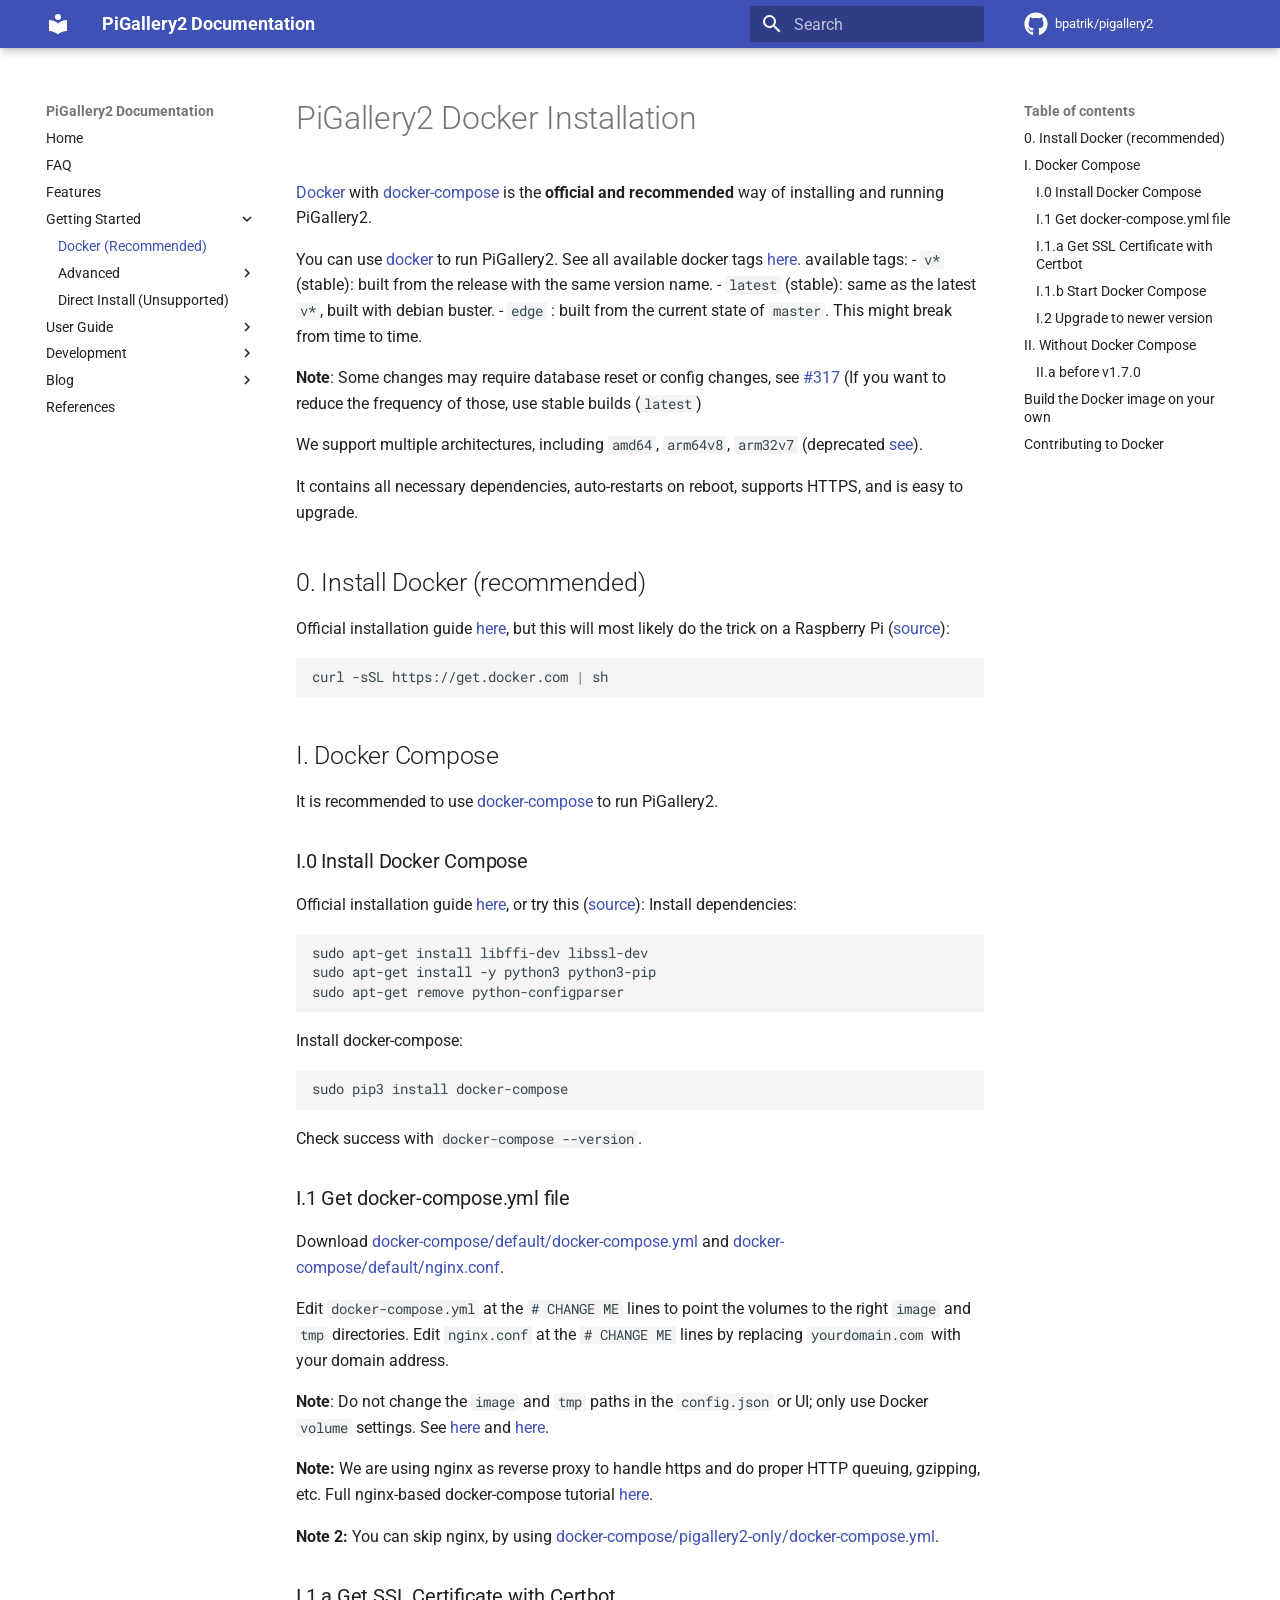
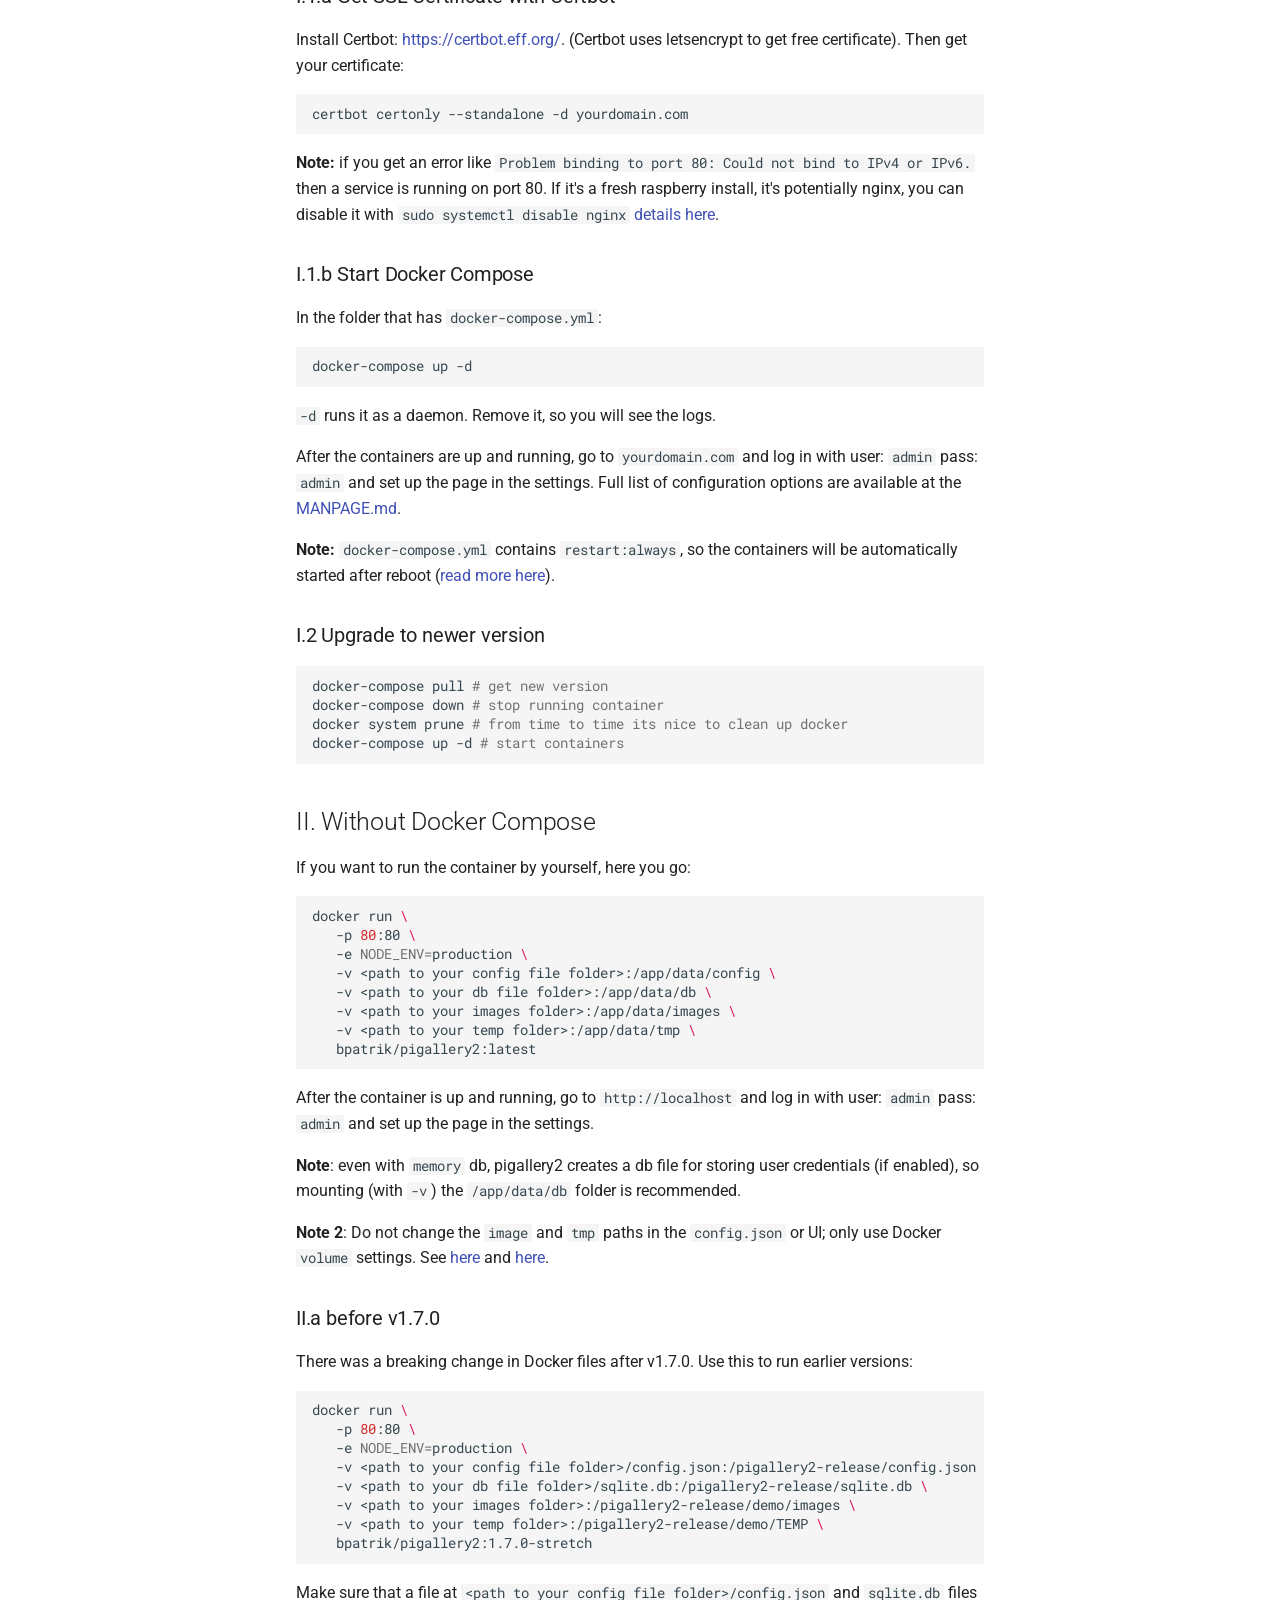
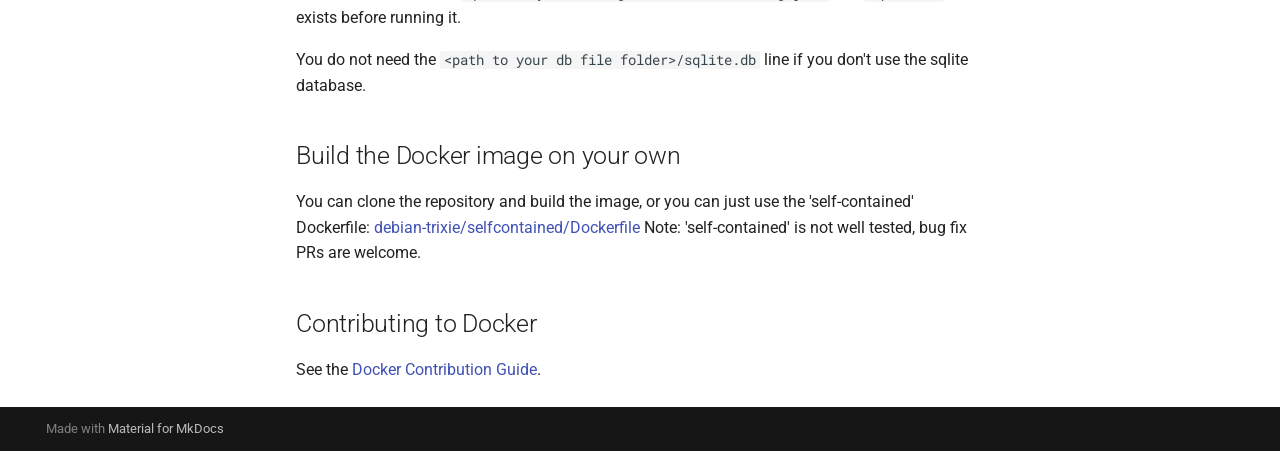
<file: setup/docker/index.html>
<!DOCTYPE html><html lang="en" class="no-js"><head>
    
      <meta charset="utf-8">
      <meta name="viewport" content="width=device-width,initial-scale=1">
      
      
      
        <link rel="canonical" href="https://bpatrik.github.io/pigallery2/setup/docker/">
      
      
        <link rel="prev" href="../../features/">
      
      
        <link rel="next" href="../advanced/advanced-docker-npm-portainer/">
      
      
        
      
      
      <link rel="icon" href="../../assets/images/favicon.png">
      <meta name="generator" content="mkdocs-1.6.1, mkdocs-material-9.7.7">
    
    
      
        <title>Docker (Recommended) - PiGallery2 Documentation</title>
      
    
    
      <link rel="stylesheet" href="../../assets/stylesheets/main.ec1eaa64.min.css">
      
        
        <link rel="stylesheet" href="../../assets/stylesheets/palette.ab4e12ef.min.css">
      
      


    
    
      
    
    
      
        
        
        <link rel="preconnect" href="https://fonts.gstatic.com" crossorigin="">
        <link rel="stylesheet" href="https://fonts.googleapis.com/css?family=Roboto:300,300i,400,400i,700,700i%7CRoboto+Mono:400,400i,700,700i&amp;display=fallback">
        <style>:root{--md-text-font:"Roboto";--md-code-font:"Roboto Mono"}</style>
      
    
    
    <script>__md_scope=new URL("../..",location),__md_hash=e=>[...e].reduce(((e,_)=>(e<<5)-e+_.charCodeAt(0)),0),__md_get=(e,_=localStorage,t=__md_scope)=>JSON.parse(_.getItem(t.pathname+"."+e)),__md_set=(e,_,t=localStorage,a=__md_scope)=>{try{t.setItem(a.pathname+"."+e,JSON.stringify(_))}catch(e){}}</script>
    
      

    
    
  <link href="../../assets/stylesheets/glightbox.min.css" rel="stylesheet"><script src="../../assets/javascripts/glightbox.min.js"></script><style id="glightbox-style">
            html.glightbox-open { overflow: initial; height: 100%; }
            .gslide-title { margin-top: 0px; user-select: text; }
            .gslide-desc { color: #666; user-select: text; }
            .gslide-image img { background: white; }
            .gscrollbar-fixer { padding-right: 15px; }
            .gdesc-inner { font-size: 0.75rem; }
            body[data-md-color-scheme="slate"] .gdesc-inner { background: var(--md-default-bg-color); }
            body[data-md-color-scheme="slate"] .gslide-title { color: var(--md-default-fg-color); }
            body[data-md-color-scheme="slate"] .gslide-desc { color: var(--md-default-fg-color); }
        </style></head>
  
  
    
    
    
    
    
    <body dir="ltr" data-md-color-scheme="default" data-md-color-primary="indigo" data-md-color-accent="indigo">
  
    
    <input class="md-toggle" data-md-toggle="drawer" type="checkbox" id="__drawer" autocomplete="off">
    <input class="md-toggle" data-md-toggle="search" type="checkbox" id="__search" autocomplete="off">
    <label class="md-overlay" for="__drawer"></label>
    <div data-md-component="skip">
      
        
        <a href="#pigallery2-docker-installation" class="md-skip">
          Skip to content
        </a>
      
    </div>
    <div data-md-component="announce">
      
    </div>
    
    
      

  

<header class="md-header md-header--shadow" data-md-component="header">
  <nav class="md-header__inner md-grid" aria-label="Header">
    <a href="../.." title="PiGallery2 Documentation" class="md-header__button md-logo" aria-label="PiGallery2 Documentation" data-md-component="logo">
      
  
  <svg xmlns="http://www.w3.org/2000/svg" viewBox="0 0 24 24"><path d="M12 8a3 3 0 0 0 3-3 3 3 0 0 0-3-3 3 3 0 0 0-3 3 3 3 0 0 0 3 3m0 3.54C9.64 9.35 6.5 8 3 8v11c3.5 0 6.64 1.35 9 3.54 2.36-2.19 5.5-3.54 9-3.54V8c-3.5 0-6.64 1.35-9 3.54"></path></svg>

    </a>
    <label class="md-header__button md-icon" for="__drawer">
      
      <svg xmlns="http://www.w3.org/2000/svg" viewBox="0 0 24 24"><path d="M3 6h18v2H3zm0 5h18v2H3zm0 5h18v2H3z"></path></svg>
    </label>
    <div class="md-header__title" data-md-component="header-title">
      <div class="md-header__ellipsis">
        <div class="md-header__topic">
          <span class="md-ellipsis">
            PiGallery2 Documentation
          </span>
        </div>
        <div class="md-header__topic" data-md-component="header-topic">
          <span class="md-ellipsis">
            
              Docker (Recommended)
            
          </span>
        </div>
      </div>
    </div>
    
      
    
    
    
    
      
      
        <label class="md-header__button md-icon" for="__search">
          
          <svg xmlns="http://www.w3.org/2000/svg" viewBox="0 0 24 24"><path d="M9.5 3A6.5 6.5 0 0 1 16 9.5c0 1.61-.59 3.09-1.56 4.23l.27.27h.79l5 5-1.5 1.5-5-5v-.79l-.27-.27A6.52 6.52 0 0 1 9.5 16 6.5 6.5 0 0 1 3 9.5 6.5 6.5 0 0 1 9.5 3m0 2C7 5 5 7 5 9.5S7 14 9.5 14 14 12 14 9.5 12 5 9.5 5"></path></svg>
        </label>
        <div class="md-search" data-md-component="search" role="dialog">
  <label class="md-search__overlay" for="__search"></label>
  <div class="md-search__inner" role="search">
    <form class="md-search__form" name="search">
      <input type="text" class="md-search__input" name="query" aria-label="Search" placeholder="Search" autocapitalize="off" autocorrect="off" autocomplete="off" spellcheck="false" data-md-component="search-query" required="">
      <label class="md-search__icon md-icon" for="__search">
        
        <svg xmlns="http://www.w3.org/2000/svg" viewBox="0 0 24 24"><path d="M9.5 3A6.5 6.5 0 0 1 16 9.5c0 1.61-.59 3.09-1.56 4.23l.27.27h.79l5 5-1.5 1.5-5-5v-.79l-.27-.27A6.52 6.52 0 0 1 9.5 16 6.5 6.5 0 0 1 3 9.5 6.5 6.5 0 0 1 9.5 3m0 2C7 5 5 7 5 9.5S7 14 9.5 14 14 12 14 9.5 12 5 9.5 5"></path></svg>
        
        <svg xmlns="http://www.w3.org/2000/svg" viewBox="0 0 24 24"><path d="M20 11v2H8l5.5 5.5-1.42 1.42L4.16 12l7.92-7.92L13.5 5.5 8 11z"></path></svg>
      </label>
      <nav class="md-search__options" aria-label="Search">
        
        <button type="reset" class="md-search__icon md-icon" title="Clear" aria-label="Clear" tabindex="-1">
          
          <svg xmlns="http://www.w3.org/2000/svg" viewBox="0 0 24 24"><path d="M19 6.41 17.59 5 12 10.59 6.41 5 5 6.41 10.59 12 5 17.59 6.41 19 12 13.41 17.59 19 19 17.59 13.41 12z"></path></svg>
        </button>
      </nav>
      
    </form>
    <div class="md-search__output">
      <div class="md-search__scrollwrap" tabindex="0" data-md-scrollfix="">
        <div class="md-search-result" data-md-component="search-result">
          <div class="md-search-result__meta">
            Initializing search
          </div>
          <ol class="md-search-result__list" role="presentation"></ol>
        </div>
      </div>
    </div>
  </div>
</div>
      
    
    
      <div class="md-header__source">
        <a href="https://github.com/bpatrik/pigallery2" title="Go to repository" class="md-source" data-md-component="source">
  <div class="md-source__icon md-icon">
    
    <svg xmlns="http://www.w3.org/2000/svg" viewBox="0 0 512 512"><!--! Font Awesome Free 7.1.0 by @fontawesome - https://fontawesome.com License - https://fontawesome.com/license/free (Icons: CC BY 4.0, Fonts: SIL OFL 1.1, Code: MIT License) Copyright 2025 Fonticons, Inc.--><path d="M173.9 397.4c0 2-2.3 3.6-5.2 3.6-3.3.3-5.6-1.3-5.6-3.6 0-2 2.3-3.6 5.2-3.6 3-.3 5.6 1.3 5.6 3.6m-31.1-4.5c-.7 2 1.3 4.3 4.3 4.9 2.6 1 5.6 0 6.2-2s-1.3-4.3-4.3-5.2c-2.6-.7-5.5.3-6.2 2.3m44.2-1.7c-2.9.7-4.9 2.6-4.6 4.9.3 2 2.9 3.3 5.9 2.6 2.9-.7 4.9-2.6 4.6-4.6-.3-1.9-3-3.2-5.9-2.9M252.8 8C114.1 8 8 113.3 8 252c0 110.9 69.8 205.8 169.5 239.2 12.8 2.3 17.3-5.6 17.3-12.1 0-6.2-.3-40.4-.3-61.4 0 0-70 15-84.7-29.8 0 0-11.4-29.1-27.8-36.6 0 0-22.9-15.7 1.6-15.4 0 0 24.9 2 38.6 25.8 21.9 38.6 58.6 27.5 72.9 20.9 2.3-16 8.8-27.1 16-33.7-55.9-6.2-112.3-14.3-112.3-110.5 0-27.5 7.6-41.3 23.6-58.9-2.6-6.5-11.1-33.3 2.6-67.9 20.9-6.5 69 27 69 27 20-5.6 41.5-8.5 62.8-8.5s42.8 2.9 62.8 8.5c0 0 48.1-33.6 69-27 13.7 34.7 5.2 61.4 2.6 67.9 16 17.7 25.8 31.5 25.8 58.9 0 96.5-58.9 104.2-114.8 110.5 9.2 7.9 17 22.9 17 46.4 0 33.7-.3 75.4-.3 83.6 0 6.5 4.6 14.4 17.3 12.1C436.2 457.8 504 362.9 504 252 504 113.3 391.5 8 252.8 8M105.2 352.9c-1.3 1-1 3.3.7 5.2 1.6 1.6 3.9 2.3 5.2 1 1.3-1 1-3.3-.7-5.2-1.6-1.6-3.9-2.3-5.2-1m-10.8-8.1c-.7 1.3.3 2.9 2.3 3.9 1.6 1 3.6.7 4.3-.7.7-1.3-.3-2.9-2.3-3.9-2-.6-3.6-.3-4.3.7m32.4 35.6c-1.6 1.3-1 4.3 1.3 6.2 2.3 2.3 5.2 2.6 6.5 1 1.3-1.3.7-4.3-1.3-6.2-2.2-2.3-5.2-2.6-6.5-1m-11.4-14.7c-1.6 1-1.6 3.6 0 5.9s4.3 3.3 5.6 2.3c1.6-1.3 1.6-3.9 0-6.2-1.4-2.3-4-3.3-5.6-2"></path></svg>
  </div>
  <div class="md-source__repository">
    bpatrik/pigallery2
  </div>
</a>
      </div>
    
  </nav>
  
</header>
    
    <div class="md-container" data-md-component="container">
      
      
        
          
        
      
      <main class="md-main" data-md-component="main">
        <div class="md-main__inner md-grid">
          
            
              
              <div class="md-sidebar md-sidebar--primary" data-md-component="sidebar" data-md-type="navigation">
                <div class="md-sidebar__scrollwrap">
                  <div class="md-sidebar__inner">
                    



<nav class="md-nav md-nav--primary" aria-label="Navigation" data-md-level="0">
  <label class="md-nav__title" for="__drawer">
    <a href="../.." title="PiGallery2 Documentation" class="md-nav__button md-logo" aria-label="PiGallery2 Documentation" data-md-component="logo">
      
  
  <svg xmlns="http://www.w3.org/2000/svg" viewBox="0 0 24 24"><path d="M12 8a3 3 0 0 0 3-3 3 3 0 0 0-3-3 3 3 0 0 0-3 3 3 3 0 0 0 3 3m0 3.54C9.64 9.35 6.5 8 3 8v11c3.5 0 6.64 1.35 9 3.54 2.36-2.19 5.5-3.54 9-3.54V8c-3.5 0-6.64 1.35-9 3.54"></path></svg>

    </a>
    PiGallery2 Documentation
  </label>
  
    <div class="md-nav__source">
      <a href="https://github.com/bpatrik/pigallery2" title="Go to repository" class="md-source" data-md-component="source">
  <div class="md-source__icon md-icon">
    
    <svg xmlns="http://www.w3.org/2000/svg" viewBox="0 0 512 512"><!--! Font Awesome Free 7.1.0 by @fontawesome - https://fontawesome.com License - https://fontawesome.com/license/free (Icons: CC BY 4.0, Fonts: SIL OFL 1.1, Code: MIT License) Copyright 2025 Fonticons, Inc.--><path d="M173.9 397.4c0 2-2.3 3.6-5.2 3.6-3.3.3-5.6-1.3-5.6-3.6 0-2 2.3-3.6 5.2-3.6 3-.3 5.6 1.3 5.6 3.6m-31.1-4.5c-.7 2 1.3 4.3 4.3 4.9 2.6 1 5.6 0 6.2-2s-1.3-4.3-4.3-5.2c-2.6-.7-5.5.3-6.2 2.3m44.2-1.7c-2.9.7-4.9 2.6-4.6 4.9.3 2 2.9 3.3 5.9 2.6 2.9-.7 4.9-2.6 4.6-4.6-.3-1.9-3-3.2-5.9-2.9M252.8 8C114.1 8 8 113.3 8 252c0 110.9 69.8 205.8 169.5 239.2 12.8 2.3 17.3-5.6 17.3-12.1 0-6.2-.3-40.4-.3-61.4 0 0-70 15-84.7-29.8 0 0-11.4-29.1-27.8-36.6 0 0-22.9-15.7 1.6-15.4 0 0 24.9 2 38.6 25.8 21.9 38.6 58.6 27.5 72.9 20.9 2.3-16 8.8-27.1 16-33.7-55.9-6.2-112.3-14.3-112.3-110.5 0-27.5 7.6-41.3 23.6-58.9-2.6-6.5-11.1-33.3 2.6-67.9 20.9-6.5 69 27 69 27 20-5.6 41.5-8.5 62.8-8.5s42.8 2.9 62.8 8.5c0 0 48.1-33.6 69-27 13.7 34.7 5.2 61.4 2.6 67.9 16 17.7 25.8 31.5 25.8 58.9 0 96.5-58.9 104.2-114.8 110.5 9.2 7.9 17 22.9 17 46.4 0 33.7-.3 75.4-.3 83.6 0 6.5 4.6 14.4 17.3 12.1C436.2 457.8 504 362.9 504 252 504 113.3 391.5 8 252.8 8M105.2 352.9c-1.3 1-1 3.3.7 5.2 1.6 1.6 3.9 2.3 5.2 1 1.3-1 1-3.3-.7-5.2-1.6-1.6-3.9-2.3-5.2-1m-10.8-8.1c-.7 1.3.3 2.9 2.3 3.9 1.6 1 3.6.7 4.3-.7.7-1.3-.3-2.9-2.3-3.9-2-.6-3.6-.3-4.3.7m32.4 35.6c-1.6 1.3-1 4.3 1.3 6.2 2.3 2.3 5.2 2.6 6.5 1 1.3-1.3.7-4.3-1.3-6.2-2.2-2.3-5.2-2.6-6.5-1m-11.4-14.7c-1.6 1-1.6 3.6 0 5.9s4.3 3.3 5.6 2.3c1.6-1.3 1.6-3.9 0-6.2-1.4-2.3-4-3.3-5.6-2"></path></svg>
  </div>
  <div class="md-source__repository">
    bpatrik/pigallery2
  </div>
</a>
    </div>
  
  <ul class="md-nav__list" data-md-scrollfix="">
    
      
      
  
  
  
  
    <li class="md-nav__item">
      <a href="../.." class="md-nav__link">
        
  
  
  <span class="md-ellipsis">
    
  
    Home
  

    
  </span>
  
  

      </a>
    </li>
  

    
      
      
  
  
  
  
    <li class="md-nav__item">
      <a href="../../faq/" class="md-nav__link">
        
  
  
  <span class="md-ellipsis">
    
  
    FAQ
  

    
  </span>
  
  

      </a>
    </li>
  

    
      
      
  
  
  
  
    <li class="md-nav__item">
      <a href="../../features/" class="md-nav__link">
        
  
  
  <span class="md-ellipsis">
    
  
    Features
  

    
  </span>
  
  

      </a>
    </li>
  

    
      
      
  
  
    
  
  
  
    
    
    
    
    
    <li class="md-nav__item md-nav__item--active md-nav__item--nested">
      
        
        
        <input class="md-nav__toggle md-toggle " type="checkbox" id="__nav_4" checked="">
        
          
          <label class="md-nav__link" for="__nav_4" id="__nav_4_label" tabindex="0">
            
  
  
  <span class="md-ellipsis">
    
  
    Getting Started
  

    
  </span>
  
  

            <span class="md-nav__icon md-icon"></span>
          </label>
        
        <nav class="md-nav" data-md-level="1" aria-labelledby="__nav_4_label" aria-expanded="true">
          <label class="md-nav__title" for="__nav_4">
            <span class="md-nav__icon md-icon"></span>
            
  
    Getting Started
  

          </label>
          <ul class="md-nav__list" data-md-scrollfix="">
            
              
                
  
  
    
  
  
  
    <li class="md-nav__item md-nav__item--active">
      
      <input class="md-nav__toggle md-toggle" type="checkbox" id="__toc">
      
      
        
      
      
        <label class="md-nav__link md-nav__link--active" for="__toc">
          
  
  
  <span class="md-ellipsis">
    
  
    Docker (Recommended)
  

    
  </span>
  
  

          <span class="md-nav__icon md-icon"></span>
        </label>
      
      <a href="./" class="md-nav__link md-nav__link--active">
        
  
  
  <span class="md-ellipsis">
    
  
    Docker (Recommended)
  

    
  </span>
  
  

      </a>
      
        

<nav class="md-nav md-nav--secondary" aria-label="Table of contents">
  
  
  
    
  
  
    <label class="md-nav__title" for="__toc">
      <span class="md-nav__icon md-icon"></span>
      Table of contents
    </label>
    <ul class="md-nav__list" data-md-component="toc" data-md-scrollfix="">
      
        <li class="md-nav__item">
  <a href="#0-install-docker-recommended" class="md-nav__link">
    <span class="md-ellipsis">
      
        0. Install Docker (recommended)
      
    </span>
  </a>
  
</li>
      
        <li class="md-nav__item">
  <a href="#i-docker-compose" class="md-nav__link">
    <span class="md-ellipsis">
      
        I. Docker Compose
      
    </span>
  </a>
  
    <nav class="md-nav" aria-label="I. Docker Compose">
      <ul class="md-nav__list">
        
          <li class="md-nav__item">
  <a href="#i0-install-docker-compose" class="md-nav__link">
    <span class="md-ellipsis">
      
        I.0 Install Docker Compose
      
    </span>
  </a>
  
</li>
        
          <li class="md-nav__item">
  <a href="#i1-get-docker-composeyml-file" class="md-nav__link">
    <span class="md-ellipsis">
      
        I.1 Get docker-compose.yml file
      
    </span>
  </a>
  
</li>
        
          <li class="md-nav__item">
  <a href="#i1a-get-ssl-certificate-with-certbot" class="md-nav__link">
    <span class="md-ellipsis">
      
        I.1.a Get SSL Certificate with Certbot
      
    </span>
  </a>
  
</li>
        
          <li class="md-nav__item">
  <a href="#i1b-start-docker-compose" class="md-nav__link">
    <span class="md-ellipsis">
      
        I.1.b Start Docker Compose
      
    </span>
  </a>
  
</li>
        
          <li class="md-nav__item">
  <a href="#i2-upgrade-to-newer-version" class="md-nav__link">
    <span class="md-ellipsis">
      
        I.2 Upgrade to newer version
      
    </span>
  </a>
  
</li>
        
      </ul>
    </nav>
  
</li>
      
        <li class="md-nav__item">
  <a href="#ii-without-docker-compose" class="md-nav__link">
    <span class="md-ellipsis">
      
        II. Without Docker Compose
      
    </span>
  </a>
  
    <nav class="md-nav" aria-label="II. Without Docker Compose">
      <ul class="md-nav__list">
        
          <li class="md-nav__item">
  <a href="#iia-before-v170" class="md-nav__link">
    <span class="md-ellipsis">
      
        II.a before v1.7.0
      
    </span>
  </a>
  
</li>
        
      </ul>
    </nav>
  
</li>
      
        <li class="md-nav__item">
  <a href="#build-the-docker-image-on-your-own" class="md-nav__link">
    <span class="md-ellipsis">
      
        Build the Docker image on your own
      
    </span>
  </a>
  
</li>
      
        <li class="md-nav__item">
  <a href="#contributing-to-docker" class="md-nav__link">
    <span class="md-ellipsis">
      
        Contributing to Docker
      
    </span>
  </a>
  
</li>
      
    </ul>
  
</nav>
      
    </li>
  

              
            
              
                
  
  
  
  
    
    
    
    
    
    <li class="md-nav__item md-nav__item--nested">
      
        
        
        <input class="md-nav__toggle md-toggle " type="checkbox" id="__nav_4_2">
        
          
          <label class="md-nav__link" for="__nav_4_2" id="__nav_4_2_label" tabindex="0">
            
  
  
  <span class="md-ellipsis">
    
  
    Advanced
  

    
  </span>
  
  

            <span class="md-nav__icon md-icon"></span>
          </label>
        
        <nav class="md-nav" data-md-level="2" aria-labelledby="__nav_4_2_label" aria-expanded="false">
          <label class="md-nav__title" for="__nav_4_2">
            <span class="md-nav__icon md-icon"></span>
            
  
    Advanced
  

          </label>
          <ul class="md-nav__list" data-md-scrollfix="">
            
              
                
  
  
  
  
    <li class="md-nav__item">
      <a href="../advanced/advanced-docker-npm-portainer/" class="md-nav__link">
        
  
  
  <span class="md-ellipsis">
    
  
    Portainer &amp; NPM
  

    
  </span>
  
  

      </a>
    </li>
  

              
            
              
                
  
  
  
  
    <li class="md-nav__item">
      <a href="../advanced/authentik/" class="md-nav__link">
        
  
  
  <span class="md-ellipsis">
    
  
    ORCID with Authentik SSO (Optional)
  

    
  </span>
  
  

      </a>
    </li>
  

              
            
          </ul>
        </nav>
      
    </li>
  

              
            
              
                
  
  
  
  
    <li class="md-nav__item">
      <a href="../direct-install/" class="md-nav__link">
        
  
  
  <span class="md-ellipsis">
    
  
    Direct Install (Unsupported)
  

    
  </span>
  
  

      </a>
    </li>
  

              
            
          </ul>
        </nav>
      
    </li>
  

    
      
      
  
  
  
  
    
    
    
    
    
    <li class="md-nav__item md-nav__item--nested">
      
        
        
        <input class="md-nav__toggle md-toggle " type="checkbox" id="__nav_5">
        
          
          <label class="md-nav__link" for="__nav_5" id="__nav_5_label" tabindex="0">
            
  
  
  <span class="md-ellipsis">
    
  
    User Guide
  

    
  </span>
  
  

            <span class="md-nav__icon md-icon"></span>
          </label>
        
        <nav class="md-nav" data-md-level="1" aria-labelledby="__nav_5_label" aria-expanded="false">
          <label class="md-nav__title" for="__nav_5">
            <span class="md-nav__icon md-icon"></span>
            
  
    User Guide
  

          </label>
          <ul class="md-nav__list" data-md-scrollfix="">
            
              
                
  
  
  
  
    <li class="md-nav__item">
      <a href="../../user-guide/configuration/" class="md-nav__link">
        
  
  
  <span class="md-ellipsis">
    
  
    Configuration
  

    
  </span>
  
  

      </a>
    </li>
  

              
            
              
                
  
  
  
  
    <li class="md-nav__item">
      <a href="../../user-guide/user-rights/" class="md-nav__link">
        
  
  
  <span class="md-ellipsis">
    
  
    User Rights
  

    
  </span>
  
  

      </a>
    </li>
  

              
            
          </ul>
        </nav>
      
    </li>
  

    
      
      
  
  
  
  
    
    
    
    
    
    <li class="md-nav__item md-nav__item--nested">
      
        
        
        <input class="md-nav__toggle md-toggle " type="checkbox" id="__nav_6">
        
          
          <label class="md-nav__link" for="__nav_6" id="__nav_6_label" tabindex="0">
            
  
  
  <span class="md-ellipsis">
    
  
    Development
  

    
  </span>
  
  

            <span class="md-nav__icon md-icon"></span>
          </label>
        
        <nav class="md-nav" data-md-level="1" aria-labelledby="__nav_6_label" aria-expanded="false">
          <label class="md-nav__title" for="__nav_6">
            <span class="md-nav__icon md-icon"></span>
            
  
    Development
  

          </label>
          <ul class="md-nav__list" data-md-scrollfix="">
            
              
                
  
  
  
  
    <li class="md-nav__item">
      <a href="../../development/contributing/" class="md-nav__link">
        
  
  
  <span class="md-ellipsis">
    
  
    Contributing
  

    
  </span>
  
  

      </a>
    </li>
  

              
            
              
                
  
  
  
  
    <li class="md-nav__item">
      <a href="../../development/docker-contributing/" class="md-nav__link">
        
  
  
  <span class="md-ellipsis">
    
  
    Docker Development
  

    
  </span>
  
  

      </a>
    </li>
  

              
            
              
                
  
  
  
  
    <li class="md-nav__item">
      <a href="../../development/extensions/" class="md-nav__link">
        
  
  
  <span class="md-ellipsis">
    
  
    Extensions
  

    
  </span>
  
  

      </a>
    </li>
  

              
            
          </ul>
        </nav>
      
    </li>
  

    
      
      
  
  
  
  
    
    
    
    
    
    <li class="md-nav__item md-nav__item--nested">
      
        
        
        <input class="md-nav__toggle md-toggle " type="checkbox" id="__nav_7">
        
          
          <label class="md-nav__link" for="__nav_7" id="__nav_7_label" tabindex="0">
            
  
  
  <span class="md-ellipsis">
    
  
    Blog
  

    
  </span>
  
  

            <span class="md-nav__icon md-icon"></span>
          </label>
        
        <nav class="md-nav" data-md-level="1" aria-labelledby="__nav_7_label" aria-expanded="false">
          <label class="md-nav__title" for="__nav_7">
            <span class="md-nav__icon md-icon"></span>
            
  
    Blog
  

          </label>
          <ul class="md-nav__list" data-md-scrollfix="">
            
              
                
  
  
  
  
    <li class="md-nav__item">
      <a href="../../blog/How%20do%20I%20use%20PiGallery2%202021/" class="md-nav__link">
        
  
  
  <span class="md-ellipsis">
    
  
    How do I use PiGallery2 (2021)
  

    
  </span>
  
  

      </a>
    </li>
  

              
            
              
                
  
  
  
  
    <li class="md-nav__item">
      <a href="../../blog/The%20future%20of%20pigallery2%20v2.0.0%20and%20beyond%202023/" class="md-nav__link">
        
  
  
  <span class="md-ellipsis">
    
  
    The future of PiGallery2 (2023)
  

    
  </span>
  
  

      </a>
    </li>
  

              
            
              
                
  
  
  
  
    <li class="md-nav__item">
      <a href="../../blog/%5BTutorial%5D%20Pigallery2%20From%20Zero%20To%20Hero%202025/" class="md-nav__link">
        
  
  
  <span class="md-ellipsis">
    
  
    From Zero To Hero (2025)
  

    
  </span>
  
  

      </a>
    </li>
  

              
            
          </ul>
        </nav>
      
    </li>
  

    
      
      
  
  
  
  
    <li class="md-nav__item">
      <a href="../../references/" class="md-nav__link">
        
  
  
  <span class="md-ellipsis">
    
  
    References
  

    
  </span>
  
  

      </a>
    </li>
  

    
  </ul>
</nav>
                  </div>
                </div>
              </div>
            
            
              
              <div class="md-sidebar md-sidebar--secondary" data-md-component="sidebar" data-md-type="toc">
                <div class="md-sidebar__scrollwrap">
                  <div class="md-sidebar__inner">
                    

<nav class="md-nav md-nav--secondary" aria-label="Table of contents">
  
  
  
    
  
  
    <label class="md-nav__title" for="__toc">
      <span class="md-nav__icon md-icon"></span>
      Table of contents
    </label>
    <ul class="md-nav__list" data-md-component="toc" data-md-scrollfix="">
      
        <li class="md-nav__item">
  <a href="#0-install-docker-recommended" class="md-nav__link">
    <span class="md-ellipsis">
      
        0. Install Docker (recommended)
      
    </span>
  </a>
  
</li>
      
        <li class="md-nav__item">
  <a href="#i-docker-compose" class="md-nav__link">
    <span class="md-ellipsis">
      
        I. Docker Compose
      
    </span>
  </a>
  
    <nav class="md-nav" aria-label="I. Docker Compose">
      <ul class="md-nav__list">
        
          <li class="md-nav__item">
  <a href="#i0-install-docker-compose" class="md-nav__link">
    <span class="md-ellipsis">
      
        I.0 Install Docker Compose
      
    </span>
  </a>
  
</li>
        
          <li class="md-nav__item">
  <a href="#i1-get-docker-composeyml-file" class="md-nav__link">
    <span class="md-ellipsis">
      
        I.1 Get docker-compose.yml file
      
    </span>
  </a>
  
</li>
        
          <li class="md-nav__item">
  <a href="#i1a-get-ssl-certificate-with-certbot" class="md-nav__link">
    <span class="md-ellipsis">
      
        I.1.a Get SSL Certificate with Certbot
      
    </span>
  </a>
  
</li>
        
          <li class="md-nav__item">
  <a href="#i1b-start-docker-compose" class="md-nav__link">
    <span class="md-ellipsis">
      
        I.1.b Start Docker Compose
      
    </span>
  </a>
  
</li>
        
          <li class="md-nav__item">
  <a href="#i2-upgrade-to-newer-version" class="md-nav__link">
    <span class="md-ellipsis">
      
        I.2 Upgrade to newer version
      
    </span>
  </a>
  
</li>
        
      </ul>
    </nav>
  
</li>
      
        <li class="md-nav__item">
  <a href="#ii-without-docker-compose" class="md-nav__link">
    <span class="md-ellipsis">
      
        II. Without Docker Compose
      
    </span>
  </a>
  
    <nav class="md-nav" aria-label="II. Without Docker Compose">
      <ul class="md-nav__list">
        
          <li class="md-nav__item">
  <a href="#iia-before-v170" class="md-nav__link">
    <span class="md-ellipsis">
      
        II.a before v1.7.0
      
    </span>
  </a>
  
</li>
        
      </ul>
    </nav>
  
</li>
      
        <li class="md-nav__item">
  <a href="#build-the-docker-image-on-your-own" class="md-nav__link">
    <span class="md-ellipsis">
      
        Build the Docker image on your own
      
    </span>
  </a>
  
</li>
      
        <li class="md-nav__item">
  <a href="#contributing-to-docker" class="md-nav__link">
    <span class="md-ellipsis">
      
        Contributing to Docker
      
    </span>
  </a>
  
</li>
      
    </ul>
  
</nav>
                  </div>
                </div>
              </div>
            
          
          
            <div class="md-content" data-md-component="content">
              
              <article class="md-content__inner md-typeset">
                
                  


  
  


<h1 id="pigallery2-docker-installation">PiGallery2 Docker Installation</h1>
<p><a href="https://www.docker.com/">Docker</a> with <a href="https://docs.docker.com/compose/">docker-compose</a> is the <strong>official and recommended</strong> way of installing and running PiGallery2. </p>
<p>You can use <a href="https://docs.docker.com/install/">docker</a> to run PiGallery2. See all available docker tags <a href="https://hub.docker.com/r/bpatrik/pigallery2/tags/">here</a>.
available tags:
 - <code>v*</code> (stable): built from the release with the same version name.
 - <code>latest</code> (stable): same as the latest <code>v*</code>, built with debian buster.
 - <code>edge</code> : built from the current state of <code>master</code>. This might break from time to time.</p>
<p><strong>Note</strong>: Some changes may require database reset or config changes, see <a href="https://github.com/bpatrik/pigallery2/issues/317">#317</a> (If you want to reduce the frequency of those, use stable builds (<code>latest</code>)</p>
<p>We support multiple architectures, including <code>amd64</code>, <code>arm64v8</code>, <code>arm32v7</code> (deprecated <a href="https://github.com/bpatrik/pigallery2/issues/1027">see</a>).</p>
<p>It contains all necessary dependencies, auto-restarts on reboot, supports HTTPS, and is easy to upgrade.</p>
<h2 id="0-install-docker-recommended">0. Install Docker (recommended)</h2>
<p>Official installation guide <a href="https://docs.docker.com/install/">here</a>, but this will most likely do the trick on a Raspberry Pi (<a href="https://dev.to/rohansawant/installing-docker-and-docker-compose-on-the-raspberry-pi-in-5-simple-steps-3mgl">source</a>): 
</p><div class="language-bash highlight"><pre><span></span><code><span id="__span-0-1"><a id="__codelineno-0-1" name="__codelineno-0-1" href="#__codelineno-0-1"></a>curl<span class="w"> </span>-sSL<span class="w"> </span>https://get.docker.com<span class="w"> </span><span class="p">|</span><span class="w"> </span>sh
</span></code></pre></div><p></p>
<h2 id="i-docker-compose">I. Docker Compose</h2>
<p>It is recommended to use <a href="https://docs.docker.com/compose/">docker-compose</a> to run PiGallery2.</p>
<h3 id="i0-install-docker-compose">I.0 Install Docker Compose</h3>
<p>Official installation guide <a href="https://docs.docker.com/compose/install/">here</a>, or try this (<a href="https://dev.to/rohansawant/installing-docker-and-docker-compose-on-the-raspberry-pi-in-5-simple-steps-3mgl">source</a>):
Install dependencies:
</p><div class="language-bash highlight"><pre><span></span><code><span id="__span-1-1"><a id="__codelineno-1-1" name="__codelineno-1-1" href="#__codelineno-1-1"></a>sudo<span class="w"> </span>apt-get<span class="w"> </span>install<span class="w"> </span>libffi-dev<span class="w"> </span>libssl-dev
</span><span id="__span-1-2"><a id="__codelineno-1-2" name="__codelineno-1-2" href="#__codelineno-1-2"></a>sudo<span class="w"> </span>apt-get<span class="w"> </span>install<span class="w"> </span>-y<span class="w"> </span>python3<span class="w"> </span>python3-pip
</span><span id="__span-1-3"><a id="__codelineno-1-3" name="__codelineno-1-3" href="#__codelineno-1-3"></a>sudo<span class="w"> </span>apt-get<span class="w"> </span>remove<span class="w"> </span>python-configparser
</span></code></pre></div>
Install docker-compose:
<div class="language-bash highlight"><pre><span></span><code><span id="__span-2-1"><a id="__codelineno-2-1" name="__codelineno-2-1" href="#__codelineno-2-1"></a>sudo<span class="w"> </span>pip3<span class="w"> </span>install<span class="w"> </span>docker-compose
</span></code></pre></div>
Check success with <code>docker-compose --version</code>.<p></p>
<h3 id="i1-get-docker-composeyml-file">I.1 Get docker-compose.yml file</h3>
<p>Download <a href="https://github.com/bpatrik/pigallery2/blob/master/docker/docker-compose/default/docker-compose.yml">docker-compose/default/docker-compose.yml</a> and 
<a href="https://github.com/bpatrik/pigallery2/blob/master/docker/docker-compose/default/nginx.conf">docker-compose/default/nginx.conf</a>.</p>
<p>Edit <code>docker-compose.yml</code> at the <code># CHANGE ME</code> lines to point the volumes to the right <code>image</code> and <code>tmp</code> directories.
Edit <code>nginx.conf</code> at the <code># CHANGE ME</code> lines by replacing <code>yourdomain.com</code> with your domain address.</p>
<p><strong>Note</strong>: Do not change the <code>image</code> and <code>tmp</code> paths in the <code>config.json</code> or UI; only use Docker <code>volume</code> settings. See <a href="https://github.com/bpatrik/pigallery2/issues/114#issuecomment-570006336">here</a> and <a href="https://github.com/bpatrik/pigallery2/issues/119">here</a>.</p>
<p><strong>Note:</strong> We are using nginx as reverse proxy to handle https and do proper HTTP queuing, gzipping, etc. Full nginx-based docker-compose tutorial <a href="https://www.domysee.com/blogposts/reverse-proxy-nginx-docker-compose">here</a>.</p>
<p><strong>Note 2:</strong> You can skip nginx, by using <a href="https://github.com/bpatrik/pigallery2/blob/master/docker/docker-compose/pigallery2-only/docker-compose.yml">docker-compose/pigallery2-only/docker-compose.yml</a>.</p>
<h3 id="i1a-get-ssl-certificate-with-certbot">I.1.a Get SSL Certificate with Certbot</h3>
<p>Install Certbot: <a href="https://certbot.eff.org/">https://certbot.eff.org/</a>. (Certbot uses letsencrypt to get free certificate).
Then get your certificate: 
</p><div class="language-bash highlight"><pre><span></span><code><span id="__span-3-1"><a id="__codelineno-3-1" name="__codelineno-3-1" href="#__codelineno-3-1"></a>certbot<span class="w"> </span>certonly<span class="w"> </span>--standalone<span class="w"> </span>-d<span class="w"> </span>yourdomain.com
</span></code></pre></div>
<strong>Note:</strong> if you get an error like <code>Problem binding to port 80: Could not bind to IPv4 or IPv6.</code> then a service is running on port 80. If it's a fresh raspberry install, it's potentially nginx, you can disable it with <code>sudo systemctl disable nginx</code> <a href="https://askubuntu.com/questions/177041/nginx-disable-autostart">details here</a>.<p></p>
<h3 id="i1b-start-docker-compose">I.1.b Start Docker Compose</h3>
<p>In the folder that has <code>docker-compose.yml</code>:
</p><div class="language-bash highlight"><pre><span></span><code><span id="__span-4-1"><a id="__codelineno-4-1" name="__codelineno-4-1" href="#__codelineno-4-1"></a>docker-compose<span class="w"> </span>up<span class="w"> </span>-d
</span></code></pre></div>
<code>-d</code> runs it as a daemon. Remove it, so you will see the logs. <p></p>
<p>After the containers are up and running, go to <code>yourdomain.com</code> and log in with user: <code>admin</code> pass: <code>admin</code> and set up the page in the settings. 
Full list of configuration options are available at the <a href="https://github.com/bpatrik/pigallery2/blob/master/MANPAGE.md">MANPAGE.md</a>.</p>
<p><strong>Note:</strong> <code>docker-compose.yml</code> contains <code>restart:always</code>, so the containers will be automatically started after reboot (<a href="https://stackoverflow.com/questions/43671482/how-to-run-docker-compose-up-d-at-system-start-up">read more here</a>).</p>
<h3 id="i2-upgrade-to-newer-version">I.2 Upgrade to newer version</h3>
<div class="language-bash highlight"><pre><span></span><code><span id="__span-5-1"><a id="__codelineno-5-1" name="__codelineno-5-1" href="#__codelineno-5-1"></a>docker-compose<span class="w"> </span>pull<span class="w"> </span><span class="c1"># get new version</span>
</span><span id="__span-5-2"><a id="__codelineno-5-2" name="__codelineno-5-2" href="#__codelineno-5-2"></a>docker-compose<span class="w"> </span>down<span class="w"> </span><span class="c1"># stop running container</span>
</span><span id="__span-5-3"><a id="__codelineno-5-3" name="__codelineno-5-3" href="#__codelineno-5-3"></a>docker<span class="w"> </span>system<span class="w"> </span>prune<span class="w"> </span><span class="c1"># from time to time its nice to clean up docker</span>
</span><span id="__span-5-4"><a id="__codelineno-5-4" name="__codelineno-5-4" href="#__codelineno-5-4"></a>docker-compose<span class="w"> </span>up<span class="w"> </span>-d<span class="w"> </span><span class="c1"># start containers</span>
</span></code></pre></div>
<h2 id="ii-without-docker-compose">II. Without Docker Compose</h2>
<p>If you want to run the container by yourself, here you go:</p>
<div class="language-bash highlight"><pre><span></span><code><span id="__span-6-1"><a id="__codelineno-6-1" name="__codelineno-6-1" href="#__codelineno-6-1"></a>docker<span class="w"> </span>run<span class="w"> </span><span class="se">\</span>
</span><span id="__span-6-2"><a id="__codelineno-6-2" name="__codelineno-6-2" href="#__codelineno-6-2"></a><span class="w">   </span>-p<span class="w"> </span><span class="m">80</span>:80<span class="w"> </span><span class="se">\</span>
</span><span id="__span-6-3"><a id="__codelineno-6-3" name="__codelineno-6-3" href="#__codelineno-6-3"></a><span class="w">   </span>-e<span class="w"> </span><span class="nv">NODE_ENV</span><span class="o">=</span>production<span class="w"> </span><span class="se">\</span>
</span><span id="__span-6-4"><a id="__codelineno-6-4" name="__codelineno-6-4" href="#__codelineno-6-4"></a><span class="w">   </span>-v<span class="w"> </span>&lt;path<span class="w"> </span>to<span class="w"> </span>your<span class="w"> </span>config<span class="w"> </span>file<span class="w"> </span>folder&gt;:/app/data/config<span class="w"> </span><span class="se">\</span>
</span><span id="__span-6-5"><a id="__codelineno-6-5" name="__codelineno-6-5" href="#__codelineno-6-5"></a><span class="w">   </span>-v<span class="w"> </span>&lt;path<span class="w"> </span>to<span class="w"> </span>your<span class="w"> </span>db<span class="w"> </span>file<span class="w"> </span>folder&gt;:/app/data/db<span class="w"> </span><span class="se">\</span>
</span><span id="__span-6-6"><a id="__codelineno-6-6" name="__codelineno-6-6" href="#__codelineno-6-6"></a><span class="w">   </span>-v<span class="w"> </span>&lt;path<span class="w"> </span>to<span class="w"> </span>your<span class="w"> </span>images<span class="w"> </span>folder&gt;:/app/data/images<span class="w"> </span><span class="se">\</span>
</span><span id="__span-6-7"><a id="__codelineno-6-7" name="__codelineno-6-7" href="#__codelineno-6-7"></a><span class="w">   </span>-v<span class="w"> </span>&lt;path<span class="w"> </span>to<span class="w"> </span>your<span class="w"> </span>temp<span class="w"> </span>folder&gt;:/app/data/tmp<span class="w"> </span><span class="se">\</span>
</span><span id="__span-6-8"><a id="__codelineno-6-8" name="__codelineno-6-8" href="#__codelineno-6-8"></a><span class="w">   </span>bpatrik/pigallery2:latest
</span></code></pre></div>
<p>After the container is up and running, go to <code>http://localhost</code> and log in with user: <code>admin</code> pass: <code>admin</code> and set up the page in the settings. </p>
<p><strong>Note</strong>: even with <code>memory</code> db, pigallery2 creates a db file for storing user credentials (if enabled), so mounting (with <code>-v</code>) the <code>/app/data/db</code> folder is recommended.</p>
<p><strong>Note 2</strong>: Do not change the <code>image</code> and <code>tmp</code> paths in the <code>config.json</code> or UI; only use Docker <code>volume</code> settings. See <a href="https://github.com/bpatrik/pigallery2/issues/114#issuecomment-570006336">here</a> and <a href="https://github.com/bpatrik/pigallery2/issues/119">here</a>.</p>
<h3 id="iia-before-v170">II.a before v1.7.0</h3>
<p>There was a breaking change in Docker files after v1.7.0. Use this to run earlier versions:</p>
<p></p><div class="language-bash highlight"><pre><span></span><code><span id="__span-7-1"><a id="__codelineno-7-1" name="__codelineno-7-1" href="#__codelineno-7-1"></a>docker<span class="w"> </span>run<span class="w"> </span><span class="se">\</span>
</span><span id="__span-7-2"><a id="__codelineno-7-2" name="__codelineno-7-2" href="#__codelineno-7-2"></a><span class="w">   </span>-p<span class="w"> </span><span class="m">80</span>:80<span class="w"> </span><span class="se">\</span>
</span><span id="__span-7-3"><a id="__codelineno-7-3" name="__codelineno-7-3" href="#__codelineno-7-3"></a><span class="w">   </span>-e<span class="w"> </span><span class="nv">NODE_ENV</span><span class="o">=</span>production<span class="w"> </span><span class="se">\</span>
</span><span id="__span-7-4"><a id="__codelineno-7-4" name="__codelineno-7-4" href="#__codelineno-7-4"></a><span class="w">   </span>-v<span class="w"> </span>&lt;path<span class="w"> </span>to<span class="w"> </span>your<span class="w"> </span>config<span class="w"> </span>file<span class="w"> </span>folder&gt;/config.json:/pigallery2-release/config.json<span class="w"> </span><span class="se">\</span>
</span><span id="__span-7-5"><a id="__codelineno-7-5" name="__codelineno-7-5" href="#__codelineno-7-5"></a><span class="w">   </span>-v<span class="w"> </span>&lt;path<span class="w"> </span>to<span class="w"> </span>your<span class="w"> </span>db<span class="w"> </span>file<span class="w"> </span>folder&gt;/sqlite.db:/pigallery2-release/sqlite.db<span class="w"> </span><span class="se">\</span>
</span><span id="__span-7-6"><a id="__codelineno-7-6" name="__codelineno-7-6" href="#__codelineno-7-6"></a><span class="w">   </span>-v<span class="w"> </span>&lt;path<span class="w"> </span>to<span class="w"> </span>your<span class="w"> </span>images<span class="w"> </span>folder&gt;:/pigallery2-release/demo/images<span class="w"> </span><span class="se">\</span>
</span><span id="__span-7-7"><a id="__codelineno-7-7" name="__codelineno-7-7" href="#__codelineno-7-7"></a><span class="w">   </span>-v<span class="w"> </span>&lt;path<span class="w"> </span>to<span class="w"> </span>your<span class="w"> </span>temp<span class="w"> </span>folder&gt;:/pigallery2-release/demo/TEMP<span class="w"> </span><span class="se">\</span>
</span><span id="__span-7-8"><a id="__codelineno-7-8" name="__codelineno-7-8" href="#__codelineno-7-8"></a><span class="w">   </span>bpatrik/pigallery2:1.7.0-stretch
</span></code></pre></div>
Make sure that a file at <code>&lt;path to your config file folder&gt;/config.json</code> and <code>sqlite.db</code> files exists before running it. <p></p>
<p>You do not need the <code>&lt;path to your db file folder&gt;/sqlite.db</code> line if you don't use the sqlite database.</p>
<h2 id="build-the-docker-image-on-your-own">Build the Docker image on your own</h2>
<p>You can clone the repository and build the image, or you can just use the 'self-contained' Dockerfile: <a href="https://github.com/bpatrik/pigallery2/blob/master/docker/debian-trixie/selfcontained/Dockerfile">debian-trixie/selfcontained/Dockerfile</a>
Note: 'self-contained' is not well tested, bug fix PRs are welcome.</p>
<h2 id="contributing-to-docker">Contributing to Docker</h2>
<p>See the <a href="../../development/docker-contributing/">Docker Contribution Guide</a>.</p>












                
              </article>
            </div>
          
          
<script>var target=document.getElementById(location.hash.slice(1));target&&target.name&&(target.checked=target.name.startsWith("__tabbed_"))</script>
        </div>
        
      </main>
      
        <footer class="md-footer">
  
  <div class="md-footer-meta md-typeset">
    <div class="md-footer-meta__inner md-grid">
      <div class="md-copyright">
  
  
    Made with
    <a href="https://squidfunk.github.io/mkdocs-material/" target="_blank" rel="noopener">
      Material for MkDocs
    </a>
  
</div>
      
    </div>
  </div>
</footer>
      
    </div>
    <div class="md-dialog" data-md-component="dialog">
      <div class="md-dialog__inner md-typeset"></div>
    </div>
    
    
    
      
      
      <script id="__config" type="application/json">{"annotate": null, "base": "../..", "features": [], "search": "../../assets/javascripts/workers/search.2c215733.min.js", "tags": null, "translations": {"clipboard.copied": "Copied to clipboard", "clipboard.copy": "Copy to clipboard", "search.result.more.one": "1 more on this page", "search.result.more.other": "# more on this page", "search.result.none": "No matching documents", "search.result.one": "1 matching document", "search.result.other": "# matching documents", "search.result.placeholder": "Type to start searching", "search.result.term.missing": "Missing", "select.version": "Select version"}, "version": null}</script>
    
    
      <script src="../../assets/javascripts/bundle.d7400e89.min.js"></script>
      
    
  
<script id="init-glightbox">const lightbox = GLightbox({"touchNavigation": true, "loop": false, "zoomable": true, "draggable": true, "openEffect": "zoom", "closeEffect": "zoom", "slideEffect": "slide"});
document$.subscribe(()=>{ lightbox.reload(); });
</script></body></html>
</file>
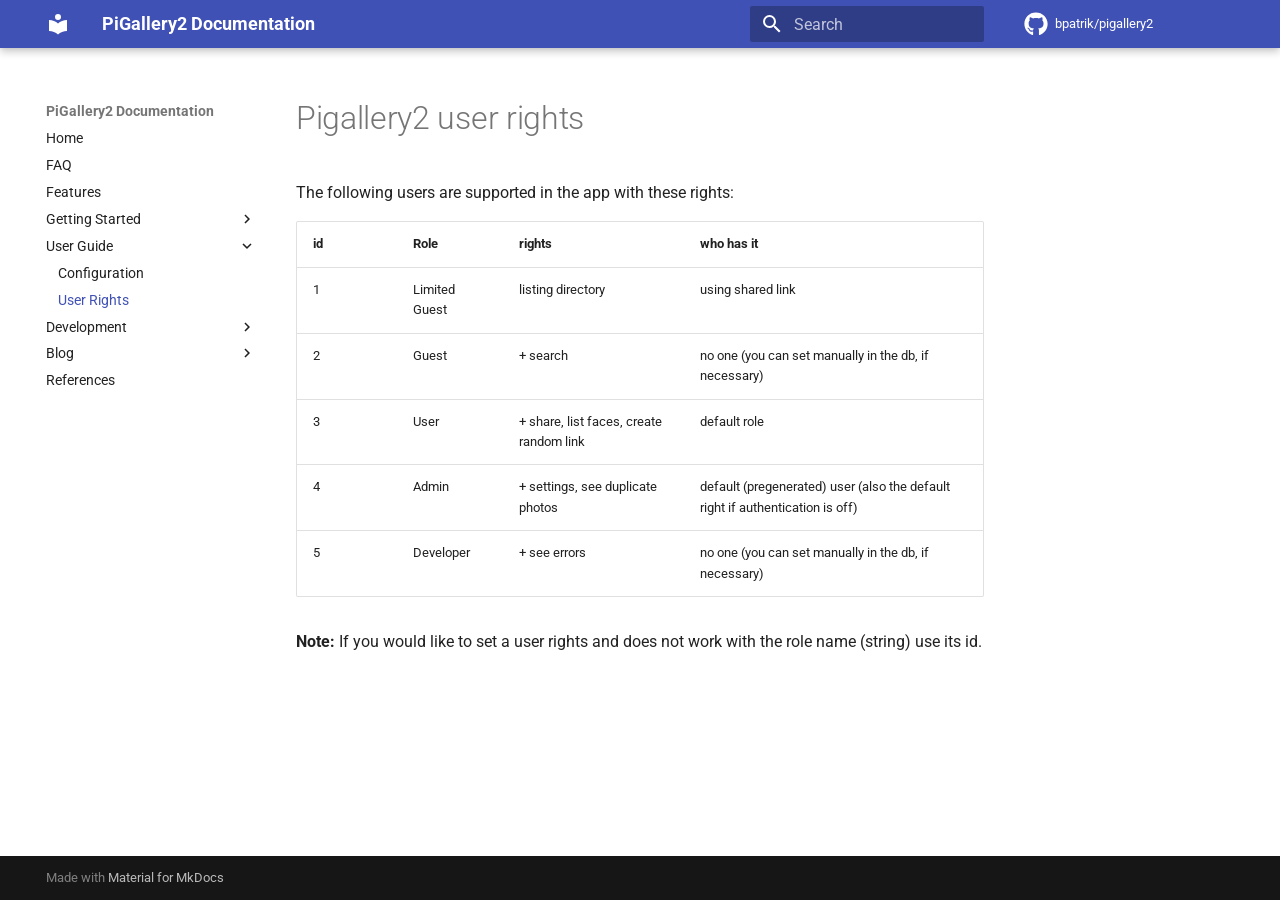
<file: user-guide/user-rights/index.html>
<!DOCTYPE html><html lang="en" class="no-js"><head>
    
      <meta charset="utf-8">
      <meta name="viewport" content="width=device-width,initial-scale=1">
      
      
      
        <link rel="canonical" href="https://bpatrik.github.io/pigallery2/user-guide/user-rights/">
      
      
        <link rel="prev" href="../configuration/">
      
      
        <link rel="next" href="../../development/contributing/">
      
      
        
      
      
      <link rel="icon" href="../../assets/images/favicon.png">
      <meta name="generator" content="mkdocs-1.6.1, mkdocs-material-9.7.7">
    
    
      
        <title>User Rights - PiGallery2 Documentation</title>
      
    
    
      <link rel="stylesheet" href="../../assets/stylesheets/main.ec1eaa64.min.css">
      
        
        <link rel="stylesheet" href="../../assets/stylesheets/palette.ab4e12ef.min.css">
      
      


    
    
      
    
    
      
        
        
        <link rel="preconnect" href="https://fonts.gstatic.com" crossorigin="">
        <link rel="stylesheet" href="https://fonts.googleapis.com/css?family=Roboto:300,300i,400,400i,700,700i%7CRoboto+Mono:400,400i,700,700i&amp;display=fallback">
        <style>:root{--md-text-font:"Roboto";--md-code-font:"Roboto Mono"}</style>
      
    
    
    <script>__md_scope=new URL("../..",location),__md_hash=e=>[...e].reduce(((e,_)=>(e<<5)-e+_.charCodeAt(0)),0),__md_get=(e,_=localStorage,t=__md_scope)=>JSON.parse(_.getItem(t.pathname+"."+e)),__md_set=(e,_,t=localStorage,a=__md_scope)=>{try{t.setItem(a.pathname+"."+e,JSON.stringify(_))}catch(e){}}</script>
    
      

    
    
  <link href="../../assets/stylesheets/glightbox.min.css" rel="stylesheet"><script src="../../assets/javascripts/glightbox.min.js"></script><style id="glightbox-style">
            html.glightbox-open { overflow: initial; height: 100%; }
            .gslide-title { margin-top: 0px; user-select: text; }
            .gslide-desc { color: #666; user-select: text; }
            .gslide-image img { background: white; }
            .gscrollbar-fixer { padding-right: 15px; }
            .gdesc-inner { font-size: 0.75rem; }
            body[data-md-color-scheme="slate"] .gdesc-inner { background: var(--md-default-bg-color); }
            body[data-md-color-scheme="slate"] .gslide-title { color: var(--md-default-fg-color); }
            body[data-md-color-scheme="slate"] .gslide-desc { color: var(--md-default-fg-color); }
        </style></head>
  
  
    
    
    
    
    
    <body dir="ltr" data-md-color-scheme="default" data-md-color-primary="indigo" data-md-color-accent="indigo">
  
    
    <input class="md-toggle" data-md-toggle="drawer" type="checkbox" id="__drawer" autocomplete="off">
    <input class="md-toggle" data-md-toggle="search" type="checkbox" id="__search" autocomplete="off">
    <label class="md-overlay" for="__drawer"></label>
    <div data-md-component="skip">
      
        
        <a href="#pigallery2-user-rights" class="md-skip">
          Skip to content
        </a>
      
    </div>
    <div data-md-component="announce">
      
    </div>
    
    
      

  

<header class="md-header md-header--shadow" data-md-component="header">
  <nav class="md-header__inner md-grid" aria-label="Header">
    <a href="../.." title="PiGallery2 Documentation" class="md-header__button md-logo" aria-label="PiGallery2 Documentation" data-md-component="logo">
      
  
  <svg xmlns="http://www.w3.org/2000/svg" viewBox="0 0 24 24"><path d="M12 8a3 3 0 0 0 3-3 3 3 0 0 0-3-3 3 3 0 0 0-3 3 3 3 0 0 0 3 3m0 3.54C9.64 9.35 6.5 8 3 8v11c3.5 0 6.64 1.35 9 3.54 2.36-2.19 5.5-3.54 9-3.54V8c-3.5 0-6.64 1.35-9 3.54"></path></svg>

    </a>
    <label class="md-header__button md-icon" for="__drawer">
      
      <svg xmlns="http://www.w3.org/2000/svg" viewBox="0 0 24 24"><path d="M3 6h18v2H3zm0 5h18v2H3zm0 5h18v2H3z"></path></svg>
    </label>
    <div class="md-header__title" data-md-component="header-title">
      <div class="md-header__ellipsis">
        <div class="md-header__topic">
          <span class="md-ellipsis">
            PiGallery2 Documentation
          </span>
        </div>
        <div class="md-header__topic" data-md-component="header-topic">
          <span class="md-ellipsis">
            
              User Rights
            
          </span>
        </div>
      </div>
    </div>
    
      
    
    
    
    
      
      
        <label class="md-header__button md-icon" for="__search">
          
          <svg xmlns="http://www.w3.org/2000/svg" viewBox="0 0 24 24"><path d="M9.5 3A6.5 6.5 0 0 1 16 9.5c0 1.61-.59 3.09-1.56 4.23l.27.27h.79l5 5-1.5 1.5-5-5v-.79l-.27-.27A6.52 6.52 0 0 1 9.5 16 6.5 6.5 0 0 1 3 9.5 6.5 6.5 0 0 1 9.5 3m0 2C7 5 5 7 5 9.5S7 14 9.5 14 14 12 14 9.5 12 5 9.5 5"></path></svg>
        </label>
        <div class="md-search" data-md-component="search" role="dialog">
  <label class="md-search__overlay" for="__search"></label>
  <div class="md-search__inner" role="search">
    <form class="md-search__form" name="search">
      <input type="text" class="md-search__input" name="query" aria-label="Search" placeholder="Search" autocapitalize="off" autocorrect="off" autocomplete="off" spellcheck="false" data-md-component="search-query" required="">
      <label class="md-search__icon md-icon" for="__search">
        
        <svg xmlns="http://www.w3.org/2000/svg" viewBox="0 0 24 24"><path d="M9.5 3A6.5 6.5 0 0 1 16 9.5c0 1.61-.59 3.09-1.56 4.23l.27.27h.79l5 5-1.5 1.5-5-5v-.79l-.27-.27A6.52 6.52 0 0 1 9.5 16 6.5 6.5 0 0 1 3 9.5 6.5 6.5 0 0 1 9.5 3m0 2C7 5 5 7 5 9.5S7 14 9.5 14 14 12 14 9.5 12 5 9.5 5"></path></svg>
        
        <svg xmlns="http://www.w3.org/2000/svg" viewBox="0 0 24 24"><path d="M20 11v2H8l5.5 5.5-1.42 1.42L4.16 12l7.92-7.92L13.5 5.5 8 11z"></path></svg>
      </label>
      <nav class="md-search__options" aria-label="Search">
        
        <button type="reset" class="md-search__icon md-icon" title="Clear" aria-label="Clear" tabindex="-1">
          
          <svg xmlns="http://www.w3.org/2000/svg" viewBox="0 0 24 24"><path d="M19 6.41 17.59 5 12 10.59 6.41 5 5 6.41 10.59 12 5 17.59 6.41 19 12 13.41 17.59 19 19 17.59 13.41 12z"></path></svg>
        </button>
      </nav>
      
    </form>
    <div class="md-search__output">
      <div class="md-search__scrollwrap" tabindex="0" data-md-scrollfix="">
        <div class="md-search-result" data-md-component="search-result">
          <div class="md-search-result__meta">
            Initializing search
          </div>
          <ol class="md-search-result__list" role="presentation"></ol>
        </div>
      </div>
    </div>
  </div>
</div>
      
    
    
      <div class="md-header__source">
        <a href="https://github.com/bpatrik/pigallery2" title="Go to repository" class="md-source" data-md-component="source">
  <div class="md-source__icon md-icon">
    
    <svg xmlns="http://www.w3.org/2000/svg" viewBox="0 0 512 512"><!--! Font Awesome Free 7.1.0 by @fontawesome - https://fontawesome.com License - https://fontawesome.com/license/free (Icons: CC BY 4.0, Fonts: SIL OFL 1.1, Code: MIT License) Copyright 2025 Fonticons, Inc.--><path d="M173.9 397.4c0 2-2.3 3.6-5.2 3.6-3.3.3-5.6-1.3-5.6-3.6 0-2 2.3-3.6 5.2-3.6 3-.3 5.6 1.3 5.6 3.6m-31.1-4.5c-.7 2 1.3 4.3 4.3 4.9 2.6 1 5.6 0 6.2-2s-1.3-4.3-4.3-5.2c-2.6-.7-5.5.3-6.2 2.3m44.2-1.7c-2.9.7-4.9 2.6-4.6 4.9.3 2 2.9 3.3 5.9 2.6 2.9-.7 4.9-2.6 4.6-4.6-.3-1.9-3-3.2-5.9-2.9M252.8 8C114.1 8 8 113.3 8 252c0 110.9 69.8 205.8 169.5 239.2 12.8 2.3 17.3-5.6 17.3-12.1 0-6.2-.3-40.4-.3-61.4 0 0-70 15-84.7-29.8 0 0-11.4-29.1-27.8-36.6 0 0-22.9-15.7 1.6-15.4 0 0 24.9 2 38.6 25.8 21.9 38.6 58.6 27.5 72.9 20.9 2.3-16 8.8-27.1 16-33.7-55.9-6.2-112.3-14.3-112.3-110.5 0-27.5 7.6-41.3 23.6-58.9-2.6-6.5-11.1-33.3 2.6-67.9 20.9-6.5 69 27 69 27 20-5.6 41.5-8.5 62.8-8.5s42.8 2.9 62.8 8.5c0 0 48.1-33.6 69-27 13.7 34.7 5.2 61.4 2.6 67.9 16 17.7 25.8 31.5 25.8 58.9 0 96.5-58.9 104.2-114.8 110.5 9.2 7.9 17 22.9 17 46.4 0 33.7-.3 75.4-.3 83.6 0 6.5 4.6 14.4 17.3 12.1C436.2 457.8 504 362.9 504 252 504 113.3 391.5 8 252.8 8M105.2 352.9c-1.3 1-1 3.3.7 5.2 1.6 1.6 3.9 2.3 5.2 1 1.3-1 1-3.3-.7-5.2-1.6-1.6-3.9-2.3-5.2-1m-10.8-8.1c-.7 1.3.3 2.9 2.3 3.9 1.6 1 3.6.7 4.3-.7.7-1.3-.3-2.9-2.3-3.9-2-.6-3.6-.3-4.3.7m32.4 35.6c-1.6 1.3-1 4.3 1.3 6.2 2.3 2.3 5.2 2.6 6.5 1 1.3-1.3.7-4.3-1.3-6.2-2.2-2.3-5.2-2.6-6.5-1m-11.4-14.7c-1.6 1-1.6 3.6 0 5.9s4.3 3.3 5.6 2.3c1.6-1.3 1.6-3.9 0-6.2-1.4-2.3-4-3.3-5.6-2"></path></svg>
  </div>
  <div class="md-source__repository">
    bpatrik/pigallery2
  </div>
</a>
      </div>
    
  </nav>
  
</header>
    
    <div class="md-container" data-md-component="container">
      
      
        
          
        
      
      <main class="md-main" data-md-component="main">
        <div class="md-main__inner md-grid">
          
            
              
              <div class="md-sidebar md-sidebar--primary" data-md-component="sidebar" data-md-type="navigation">
                <div class="md-sidebar__scrollwrap">
                  <div class="md-sidebar__inner">
                    



<nav class="md-nav md-nav--primary" aria-label="Navigation" data-md-level="0">
  <label class="md-nav__title" for="__drawer">
    <a href="../.." title="PiGallery2 Documentation" class="md-nav__button md-logo" aria-label="PiGallery2 Documentation" data-md-component="logo">
      
  
  <svg xmlns="http://www.w3.org/2000/svg" viewBox="0 0 24 24"><path d="M12 8a3 3 0 0 0 3-3 3 3 0 0 0-3-3 3 3 0 0 0-3 3 3 3 0 0 0 3 3m0 3.54C9.64 9.35 6.5 8 3 8v11c3.5 0 6.64 1.35 9 3.54 2.36-2.19 5.5-3.54 9-3.54V8c-3.5 0-6.64 1.35-9 3.54"></path></svg>

    </a>
    PiGallery2 Documentation
  </label>
  
    <div class="md-nav__source">
      <a href="https://github.com/bpatrik/pigallery2" title="Go to repository" class="md-source" data-md-component="source">
  <div class="md-source__icon md-icon">
    
    <svg xmlns="http://www.w3.org/2000/svg" viewBox="0 0 512 512"><!--! Font Awesome Free 7.1.0 by @fontawesome - https://fontawesome.com License - https://fontawesome.com/license/free (Icons: CC BY 4.0, Fonts: SIL OFL 1.1, Code: MIT License) Copyright 2025 Fonticons, Inc.--><path d="M173.9 397.4c0 2-2.3 3.6-5.2 3.6-3.3.3-5.6-1.3-5.6-3.6 0-2 2.3-3.6 5.2-3.6 3-.3 5.6 1.3 5.6 3.6m-31.1-4.5c-.7 2 1.3 4.3 4.3 4.9 2.6 1 5.6 0 6.2-2s-1.3-4.3-4.3-5.2c-2.6-.7-5.5.3-6.2 2.3m44.2-1.7c-2.9.7-4.9 2.6-4.6 4.9.3 2 2.9 3.3 5.9 2.6 2.9-.7 4.9-2.6 4.6-4.6-.3-1.9-3-3.2-5.9-2.9M252.8 8C114.1 8 8 113.3 8 252c0 110.9 69.8 205.8 169.5 239.2 12.8 2.3 17.3-5.6 17.3-12.1 0-6.2-.3-40.4-.3-61.4 0 0-70 15-84.7-29.8 0 0-11.4-29.1-27.8-36.6 0 0-22.9-15.7 1.6-15.4 0 0 24.9 2 38.6 25.8 21.9 38.6 58.6 27.5 72.9 20.9 2.3-16 8.8-27.1 16-33.7-55.9-6.2-112.3-14.3-112.3-110.5 0-27.5 7.6-41.3 23.6-58.9-2.6-6.5-11.1-33.3 2.6-67.9 20.9-6.5 69 27 69 27 20-5.6 41.5-8.5 62.8-8.5s42.8 2.9 62.8 8.5c0 0 48.1-33.6 69-27 13.7 34.7 5.2 61.4 2.6 67.9 16 17.7 25.8 31.5 25.8 58.9 0 96.5-58.9 104.2-114.8 110.5 9.2 7.9 17 22.9 17 46.4 0 33.7-.3 75.4-.3 83.6 0 6.5 4.6 14.4 17.3 12.1C436.2 457.8 504 362.9 504 252 504 113.3 391.5 8 252.8 8M105.2 352.9c-1.3 1-1 3.3.7 5.2 1.6 1.6 3.9 2.3 5.2 1 1.3-1 1-3.3-.7-5.2-1.6-1.6-3.9-2.3-5.2-1m-10.8-8.1c-.7 1.3.3 2.9 2.3 3.9 1.6 1 3.6.7 4.3-.7.7-1.3-.3-2.9-2.3-3.9-2-.6-3.6-.3-4.3.7m32.4 35.6c-1.6 1.3-1 4.3 1.3 6.2 2.3 2.3 5.2 2.6 6.5 1 1.3-1.3.7-4.3-1.3-6.2-2.2-2.3-5.2-2.6-6.5-1m-11.4-14.7c-1.6 1-1.6 3.6 0 5.9s4.3 3.3 5.6 2.3c1.6-1.3 1.6-3.9 0-6.2-1.4-2.3-4-3.3-5.6-2"></path></svg>
  </div>
  <div class="md-source__repository">
    bpatrik/pigallery2
  </div>
</a>
    </div>
  
  <ul class="md-nav__list" data-md-scrollfix="">
    
      
      
  
  
  
  
    <li class="md-nav__item">
      <a href="../.." class="md-nav__link">
        
  
  
  <span class="md-ellipsis">
    
  
    Home
  

    
  </span>
  
  

      </a>
    </li>
  

    
      
      
  
  
  
  
    <li class="md-nav__item">
      <a href="../../faq/" class="md-nav__link">
        
  
  
  <span class="md-ellipsis">
    
  
    FAQ
  

    
  </span>
  
  

      </a>
    </li>
  

    
      
      
  
  
  
  
    <li class="md-nav__item">
      <a href="../../features/" class="md-nav__link">
        
  
  
  <span class="md-ellipsis">
    
  
    Features
  

    
  </span>
  
  

      </a>
    </li>
  

    
      
      
  
  
  
  
    
    
    
    
    
    <li class="md-nav__item md-nav__item--nested">
      
        
        
        <input class="md-nav__toggle md-toggle " type="checkbox" id="__nav_4">
        
          
          <label class="md-nav__link" for="__nav_4" id="__nav_4_label" tabindex="0">
            
  
  
  <span class="md-ellipsis">
    
  
    Getting Started
  

    
  </span>
  
  

            <span class="md-nav__icon md-icon"></span>
          </label>
        
        <nav class="md-nav" data-md-level="1" aria-labelledby="__nav_4_label" aria-expanded="false">
          <label class="md-nav__title" for="__nav_4">
            <span class="md-nav__icon md-icon"></span>
            
  
    Getting Started
  

          </label>
          <ul class="md-nav__list" data-md-scrollfix="">
            
              
                
  
  
  
  
    <li class="md-nav__item">
      <a href="../../setup/docker/" class="md-nav__link">
        
  
  
  <span class="md-ellipsis">
    
  
    Docker (Recommended)
  

    
  </span>
  
  

      </a>
    </li>
  

              
            
              
                
  
  
  
  
    
    
    
    
    
    <li class="md-nav__item md-nav__item--nested">
      
        
        
        <input class="md-nav__toggle md-toggle " type="checkbox" id="__nav_4_2">
        
          
          <label class="md-nav__link" for="__nav_4_2" id="__nav_4_2_label" tabindex="0">
            
  
  
  <span class="md-ellipsis">
    
  
    Advanced
  

    
  </span>
  
  

            <span class="md-nav__icon md-icon"></span>
          </label>
        
        <nav class="md-nav" data-md-level="2" aria-labelledby="__nav_4_2_label" aria-expanded="false">
          <label class="md-nav__title" for="__nav_4_2">
            <span class="md-nav__icon md-icon"></span>
            
  
    Advanced
  

          </label>
          <ul class="md-nav__list" data-md-scrollfix="">
            
              
                
  
  
  
  
    <li class="md-nav__item">
      <a href="../../setup/advanced/advanced-docker-npm-portainer/" class="md-nav__link">
        
  
  
  <span class="md-ellipsis">
    
  
    Portainer &amp; NPM
  

    
  </span>
  
  

      </a>
    </li>
  

              
            
              
                
  
  
  
  
    <li class="md-nav__item">
      <a href="../../setup/advanced/authentik/" class="md-nav__link">
        
  
  
  <span class="md-ellipsis">
    
  
    ORCID with Authentik SSO (Optional)
  

    
  </span>
  
  

      </a>
    </li>
  

              
            
          </ul>
        </nav>
      
    </li>
  

              
            
              
                
  
  
  
  
    <li class="md-nav__item">
      <a href="../../setup/direct-install/" class="md-nav__link">
        
  
  
  <span class="md-ellipsis">
    
  
    Direct Install (Unsupported)
  

    
  </span>
  
  

      </a>
    </li>
  

              
            
          </ul>
        </nav>
      
    </li>
  

    
      
      
  
  
    
  
  
  
    
    
    
    
    
    <li class="md-nav__item md-nav__item--active md-nav__item--nested">
      
        
        
        <input class="md-nav__toggle md-toggle " type="checkbox" id="__nav_5" checked="">
        
          
          <label class="md-nav__link" for="__nav_5" id="__nav_5_label" tabindex="0">
            
  
  
  <span class="md-ellipsis">
    
  
    User Guide
  

    
  </span>
  
  

            <span class="md-nav__icon md-icon"></span>
          </label>
        
        <nav class="md-nav" data-md-level="1" aria-labelledby="__nav_5_label" aria-expanded="true">
          <label class="md-nav__title" for="__nav_5">
            <span class="md-nav__icon md-icon"></span>
            
  
    User Guide
  

          </label>
          <ul class="md-nav__list" data-md-scrollfix="">
            
              
                
  
  
  
  
    <li class="md-nav__item">
      <a href="../configuration/" class="md-nav__link">
        
  
  
  <span class="md-ellipsis">
    
  
    Configuration
  

    
  </span>
  
  

      </a>
    </li>
  

              
            
              
                
  
  
    
  
  
  
    <li class="md-nav__item md-nav__item--active">
      
      <input class="md-nav__toggle md-toggle" type="checkbox" id="__toc">
      
      
        
      
      
      <a href="./" class="md-nav__link md-nav__link--active">
        
  
  
  <span class="md-ellipsis">
    
  
    User Rights
  

    
  </span>
  
  

      </a>
      
    </li>
  

              
            
          </ul>
        </nav>
      
    </li>
  

    
      
      
  
  
  
  
    
    
    
    
    
    <li class="md-nav__item md-nav__item--nested">
      
        
        
        <input class="md-nav__toggle md-toggle " type="checkbox" id="__nav_6">
        
          
          <label class="md-nav__link" for="__nav_6" id="__nav_6_label" tabindex="0">
            
  
  
  <span class="md-ellipsis">
    
  
    Development
  

    
  </span>
  
  

            <span class="md-nav__icon md-icon"></span>
          </label>
        
        <nav class="md-nav" data-md-level="1" aria-labelledby="__nav_6_label" aria-expanded="false">
          <label class="md-nav__title" for="__nav_6">
            <span class="md-nav__icon md-icon"></span>
            
  
    Development
  

          </label>
          <ul class="md-nav__list" data-md-scrollfix="">
            
              
                
  
  
  
  
    <li class="md-nav__item">
      <a href="../../development/contributing/" class="md-nav__link">
        
  
  
  <span class="md-ellipsis">
    
  
    Contributing
  

    
  </span>
  
  

      </a>
    </li>
  

              
            
              
                
  
  
  
  
    <li class="md-nav__item">
      <a href="../../development/docker-contributing/" class="md-nav__link">
        
  
  
  <span class="md-ellipsis">
    
  
    Docker Development
  

    
  </span>
  
  

      </a>
    </li>
  

              
            
              
                
  
  
  
  
    <li class="md-nav__item">
      <a href="../../development/extensions/" class="md-nav__link">
        
  
  
  <span class="md-ellipsis">
    
  
    Extensions
  

    
  </span>
  
  

      </a>
    </li>
  

              
            
          </ul>
        </nav>
      
    </li>
  

    
      
      
  
  
  
  
    
    
    
    
    
    <li class="md-nav__item md-nav__item--nested">
      
        
        
        <input class="md-nav__toggle md-toggle " type="checkbox" id="__nav_7">
        
          
          <label class="md-nav__link" for="__nav_7" id="__nav_7_label" tabindex="0">
            
  
  
  <span class="md-ellipsis">
    
  
    Blog
  

    
  </span>
  
  

            <span class="md-nav__icon md-icon"></span>
          </label>
        
        <nav class="md-nav" data-md-level="1" aria-labelledby="__nav_7_label" aria-expanded="false">
          <label class="md-nav__title" for="__nav_7">
            <span class="md-nav__icon md-icon"></span>
            
  
    Blog
  

          </label>
          <ul class="md-nav__list" data-md-scrollfix="">
            
              
                
  
  
  
  
    <li class="md-nav__item">
      <a href="../../blog/How%20do%20I%20use%20PiGallery2%202021/" class="md-nav__link">
        
  
  
  <span class="md-ellipsis">
    
  
    How do I use PiGallery2 (2021)
  

    
  </span>
  
  

      </a>
    </li>
  

              
            
              
                
  
  
  
  
    <li class="md-nav__item">
      <a href="../../blog/The%20future%20of%20pigallery2%20v2.0.0%20and%20beyond%202023/" class="md-nav__link">
        
  
  
  <span class="md-ellipsis">
    
  
    The future of PiGallery2 (2023)
  

    
  </span>
  
  

      </a>
    </li>
  

              
            
              
                
  
  
  
  
    <li class="md-nav__item">
      <a href="../../blog/%5BTutorial%5D%20Pigallery2%20From%20Zero%20To%20Hero%202025/" class="md-nav__link">
        
  
  
  <span class="md-ellipsis">
    
  
    From Zero To Hero (2025)
  

    
  </span>
  
  

      </a>
    </li>
  

              
            
          </ul>
        </nav>
      
    </li>
  

    
      
      
  
  
  
  
    <li class="md-nav__item">
      <a href="../../references/" class="md-nav__link">
        
  
  
  <span class="md-ellipsis">
    
  
    References
  

    
  </span>
  
  

      </a>
    </li>
  

    
  </ul>
</nav>
                  </div>
                </div>
              </div>
            
            
              
              <div class="md-sidebar md-sidebar--secondary" data-md-component="sidebar" data-md-type="toc">
                <div class="md-sidebar__scrollwrap">
                  <div class="md-sidebar__inner">
                    

<nav class="md-nav md-nav--secondary" aria-label="Table of contents">
  
  
  
    
  
  
</nav>
                  </div>
                </div>
              </div>
            
          
          
            <div class="md-content" data-md-component="content">
              
              <article class="md-content__inner md-typeset">
                
                  


  
  


<h1 id="pigallery2-user-rights">Pigallery2 user rights</h1>
<p>The following users are supported in the app with these rights:</p>
<table>
<thead>
<tr>
<th>id</th>
<th>Role</th>
<th>rights</th>
<th>who has it</th>
</tr>
</thead>
<tbody>
<tr>
<td>1</td>
<td>Limited Guest</td>
<td>listing directory</td>
<td>using shared link</td>
</tr>
<tr>
<td>2</td>
<td>Guest</td>
<td>+ search</td>
<td>no one (you can set manually in the db, if necessary)</td>
</tr>
<tr>
<td>3</td>
<td>User</td>
<td>+ share, list faces, create random link</td>
<td>default role</td>
</tr>
<tr>
<td>4</td>
<td>Admin</td>
<td>+ settings, see duplicate photos</td>
<td>default (pregenerated) user (also the default right if authentication is off)</td>
</tr>
<tr>
<td>5</td>
<td>Developer</td>
<td>+ see errors</td>
<td>no one (you can set manually in the db, if necessary)</td>
</tr>
</tbody>
</table>
<p><strong>Note:</strong> If you would like to set a user rights and does not work with the role name (string) use its id.</p>












                
              </article>
            </div>
          
          
<script>var target=document.getElementById(location.hash.slice(1));target&&target.name&&(target.checked=target.name.startsWith("__tabbed_"))</script>
        </div>
        
      </main>
      
        <footer class="md-footer">
  
  <div class="md-footer-meta md-typeset">
    <div class="md-footer-meta__inner md-grid">
      <div class="md-copyright">
  
  
    Made with
    <a href="https://squidfunk.github.io/mkdocs-material/" target="_blank" rel="noopener">
      Material for MkDocs
    </a>
  
</div>
      
    </div>
  </div>
</footer>
      
    </div>
    <div class="md-dialog" data-md-component="dialog">
      <div class="md-dialog__inner md-typeset"></div>
    </div>
    
    
    
      
      
      <script id="__config" type="application/json">{"annotate": null, "base": "../..", "features": [], "search": "../../assets/javascripts/workers/search.2c215733.min.js", "tags": null, "translations": {"clipboard.copied": "Copied to clipboard", "clipboard.copy": "Copy to clipboard", "search.result.more.one": "1 more on this page", "search.result.more.other": "# more on this page", "search.result.none": "No matching documents", "search.result.one": "1 matching document", "search.result.other": "# matching documents", "search.result.placeholder": "Type to start searching", "search.result.term.missing": "Missing", "select.version": "Select version"}, "version": null}</script>
    
    
      <script src="../../assets/javascripts/bundle.d7400e89.min.js"></script>
      
    
  
<script id="init-glightbox">const lightbox = GLightbox({"touchNavigation": true, "loop": false, "zoomable": true, "draggable": true, "openEffect": "zoom", "closeEffect": "zoom", "slideEffect": "slide"});
document$.subscribe(()=>{ lightbox.reload(); });
</script></body></html>
</file>
<file: assets/stylesheets/main.ec1eaa64.min.css>
@charset "UTF-8";html{-webkit-text-size-adjust:none;-moz-text-size-adjust:none;text-size-adjust:none;box-sizing:border-box}*,:after,:before{box-sizing:inherit}@media (prefers-reduced-motion){*,:after,:before{transition:none!important}}body{margin:0}a,button,input,label{-webkit-tap-highlight-color:transparent}a{color:inherit;text-decoration:none}hr{border:0;box-sizing:initial;display:block;height:.05rem;overflow:visible;padding:0}small{font-size:80%}sub,sup{line-height:1em}img{border-style:none}table{border-collapse:initial;border-spacing:0}td,th{font-weight:400;vertical-align:top}button{background:#0000;border:0;font-family:inherit;font-size:inherit;margin:0;padding:0}input{border:0;outline:none}:root{--md-primary-fg-color:#4051b5;--md-primary-fg-color--light:#5d6cc0;--md-primary-fg-color--dark:#303fa1;--md-primary-bg-color:#fff;--md-primary-bg-color--light:#ffffffb3;--md-accent-fg-color:#526cfe;--md-accent-fg-color--transparent:#526cfe1a;--md-accent-bg-color:#fff;--md-accent-bg-color--light:#ffffffb3}[data-md-color-scheme=default]{color-scheme:light}[data-md-color-scheme=default] img[src$="#gh-dark-mode-only"],[data-md-color-scheme=default] img[src$="#only-dark"]{display:none}:root,[data-md-color-scheme=default]{--md-hue:225deg;--md-default-fg-color:#000000de;--md-default-fg-color--light:#0000008a;--md-default-fg-color--lighter:#00000052;--md-default-fg-color--lightest:#00000012;--md-default-bg-color:#fff;--md-default-bg-color--light:#ffffffb3;--md-default-bg-color--lighter:#ffffff4d;--md-default-bg-color--lightest:#ffffff1f;--md-code-fg-color:#36464e;--md-code-bg-color:#f5f5f5;--md-code-bg-color--light:#f5f5f5b3;--md-code-bg-color--lighter:#f5f5f54d;--md-code-hl-color:#4287ff;--md-code-hl-color--light:#4287ff1a;--md-code-hl-number-color:#d52a2a;--md-code-hl-special-color:#db1457;--md-code-hl-function-color:#a846b9;--md-code-hl-constant-color:#6e59d9;--md-code-hl-keyword-color:#3f6ec6;--md-code-hl-string-color:#1c7d4d;--md-code-hl-name-color:var(--md-code-fg-color);--md-code-hl-operator-color:var(--md-default-fg-color--light);--md-code-hl-punctuation-color:var(--md-default-fg-color--light);--md-code-hl-comment-color:var(--md-default-fg-color--light);--md-code-hl-generic-color:var(--md-default-fg-color--light);--md-code-hl-variable-color:var(--md-default-fg-color--light);--md-typeset-color:var(--md-default-fg-color);--md-typeset-a-color:var(--md-primary-fg-color);--md-typeset-del-color:#f5503d26;--md-typeset-ins-color:#0bd57026;--md-typeset-kbd-color:#fafafa;--md-typeset-kbd-accent-color:#fff;--md-typeset-kbd-border-color:#b8b8b8;--md-typeset-mark-color:#ffff0080;--md-typeset-table-color:#0000001f;--md-typeset-table-color--light:rgba(0,0,0,.035);--md-admonition-fg-color:var(--md-default-fg-color);--md-admonition-bg-color:var(--md-default-bg-color);--md-warning-fg-color:#000000de;--md-warning-bg-color:#ff9;--md-footer-fg-color:#fff;--md-footer-fg-color--light:#ffffffb3;--md-footer-fg-color--lighter:#ffffff73;--md-footer-bg-color:#000000de;--md-footer-bg-color--dark:#00000052;--md-shadow-z1:0 0.2rem 0.5rem #0000000d,0 0 0.05rem #0000001a;--md-shadow-z2:0 0.2rem 0.5rem #0000001a,0 0 0.05rem #00000040;--md-shadow-z3:0 0.2rem 0.5rem #0003,0 0 0.05rem #00000059}.md-icon svg{fill:currentcolor;display:block;height:1.2rem;width:1.2rem}body{-webkit-font-smoothing:antialiased;-moz-osx-font-smoothing:grayscale;--md-text-font-family:var(--md-text-font,_),-apple-system,BlinkMacSystemFont,Helvetica,Arial,sans-serif;--md-code-font-family:var(--md-code-font,_),SFMono-Regular,Consolas,Menlo,monospace}aside,body,input{font-feature-settings:"kern","liga";color:var(--md-typeset-color);font-family:var(--md-text-font-family)}code,kbd,pre{font-feature-settings:"kern";font-family:var(--md-code-font-family)}:root{--md-typeset-table-sort-icon:url('data:image/svg+xml;charset=utf-8,<svg xmlns="http://www.w3.org/2000/svg" viewBox="0 0 24 24"><path d="m18 21-4-4h3V7h-3l4-4 4 4h-3v10h3M2 19v-2h10v2M2 13v-2h7v2M2 7V5h4v2z"/></svg>');--md-typeset-table-sort-icon--asc:url('data:image/svg+xml;charset=utf-8,<svg xmlns="http://www.w3.org/2000/svg" viewBox="0 0 24 24"><path d="M19 17h3l-4 4-4-4h3V3h2M2 17h10v2H2M6 5v2H2V5m0 6h7v2H2z"/></svg>');--md-typeset-table-sort-icon--desc:url('data:image/svg+xml;charset=utf-8,<svg xmlns="http://www.w3.org/2000/svg" viewBox="0 0 24 24"><path d="M19 7h3l-4-4-4 4h3v14h2M2 17h10v2H2M6 5v2H2V5m0 6h7v2H2z"/></svg>')}.md-typeset{-webkit-print-color-adjust:exact;color-adjust:exact;font-size:.8rem;line-height:1.6;overflow-wrap:break-word}@media print{.md-typeset{font-size:.68rem}}.md-typeset blockquote,.md-typeset dl,.md-typeset figure,.md-typeset ol,.md-typeset pre,.md-typeset ul{margin-bottom:1em;margin-top:1em}.md-typeset h1{color:var(--md-default-fg-color--light);font-size:2em;line-height:1.3;margin:0 0 1.25em}.md-typeset h1,.md-typeset h2{font-weight:300;letter-spacing:-.01em}.md-typeset h2{font-size:1.5625em;line-height:1.4;margin:1.6em 0 .64em}.md-typeset h3{font-size:1.25em;font-weight:400;letter-spacing:-.01em;line-height:1.5;margin:1.6em 0 .8em}.md-typeset h2+h3{margin-top:.8em}.md-typeset h4{font-weight:700;letter-spacing:-.01em;margin:1em 0}.md-typeset h5,.md-typeset h6{color:var(--md-default-fg-color--light);font-size:.8em;font-weight:700;letter-spacing:-.01em;margin:1.25em 0}.md-typeset h5{text-transform:uppercase}.md-typeset h5 code{text-transform:none}.md-typeset hr{border-bottom:.05rem solid var(--md-default-fg-color--lightest);display:flow-root;margin:1.5em 0}.md-typeset a{color:var(--md-typeset-a-color);word-break:break-word}.md-typeset a,.md-typeset a:before{transition:color 125ms}.md-typeset a:focus,.md-typeset a:hover{color:var(--md-accent-fg-color)}.md-typeset a:focus code,.md-typeset a:hover code{background-color:var(--md-accent-fg-color--transparent);color:var(--md-accent-fg-color)}.md-typeset a code{color:var(--md-typeset-a-color)}.md-typeset a.focus-visible{outline-color:var(--md-accent-fg-color);outline-offset:.2rem}.md-typeset code,.md-typeset kbd,.md-typeset pre{color:var(--md-code-fg-color);direction:ltr;font-variant-ligatures:none;transition:background-color 125ms}@media print{.md-typeset code,.md-typeset kbd,.md-typeset pre{white-space:pre-wrap}}.md-typeset code{background-color:var(--md-code-bg-color);border-radius:.1rem;-webkit-box-decoration-break:clone;box-decoration-break:clone;font-size:.85em;padding:0 .2941176471em;transition:color 125ms,background-color 125ms;word-break:break-word}.md-typeset code:not(.focus-visible){-webkit-tap-highlight-color:transparent;outline:none}.md-typeset pre{display:flow-root;line-height:1.4;position:relative}.md-typeset pre>code{-webkit-box-decoration-break:slice;box-decoration-break:slice;box-shadow:none;display:block;margin:0;outline-color:var(--md-accent-fg-color);overflow:auto;padding:.7720588235em 1.1764705882em;scrollbar-color:var(--md-default-fg-color--lighter) #0000;scrollbar-width:thin;touch-action:auto;word-break:normal}.md-typeset pre>code:hover{scrollbar-color:var(--md-accent-fg-color) #0000}.md-typeset pre>code::-webkit-scrollbar{height:.2rem;width:.2rem}.md-typeset pre>code::-webkit-scrollbar-thumb{background-color:var(--md-default-fg-color--lighter)}.md-typeset pre>code::-webkit-scrollbar-thumb:hover{background-color:var(--md-accent-fg-color)}.md-typeset kbd{background-color:var(--md-typeset-kbd-color);border-radius:.1rem;box-shadow:0 .1rem 0 .05rem var(--md-typeset-kbd-border-color),0 .1rem 0 var(--md-typeset-kbd-border-color),0 -.1rem .2rem var(--md-typeset-kbd-accent-color) inset;color:var(--md-default-fg-color);display:inline-block;font-size:.75em;padding:0 .6666666667em;vertical-align:text-top;word-break:break-word}.md-typeset mark{background-color:var(--md-typeset-mark-color);-webkit-box-decoration-break:clone;box-decoration-break:clone;color:inherit;word-break:break-word}.md-typeset abbr{cursor:help;text-decoration:none}.md-typeset [data-preview],.md-typeset abbr{border-bottom:.05rem dotted var(--md-default-fg-color--light)}.md-typeset small{opacity:.75}[dir=ltr] .md-typeset sub,[dir=ltr] .md-typeset sup{margin-left:.078125em}[dir=rtl] .md-typeset sub,[dir=rtl] .md-typeset sup{margin-right:.078125em}[dir=ltr] .md-typeset blockquote{padding-left:.6rem}[dir=rtl] .md-typeset blockquote{padding-right:.6rem}[dir=ltr] .md-typeset blockquote{border-left:.2rem solid var(--md-default-fg-color--lighter)}[dir=rtl] .md-typeset blockquote{border-right:.2rem solid var(--md-default-fg-color--lighter)}.md-typeset blockquote{color:var(--md-default-fg-color--light);margin-left:0;margin-right:0}.md-typeset ul{list-style-type:disc}.md-typeset ul[type]{list-style-type:revert-layer}[dir=ltr] .md-typeset ol,[dir=ltr] .md-typeset ul{margin-left:.625em}[dir=rtl] .md-typeset ol,[dir=rtl] .md-typeset ul{margin-right:.625em}.md-typeset ol,.md-typeset ul{padding:0}.md-typeset ol:not([hidden]),.md-typeset ul:not([hidden]){display:flow-root}.md-typeset ol ol,.md-typeset ul ol{list-style-type:lower-alpha}.md-typeset ol ol ol,.md-typeset ul ol ol{list-style-type:lower-roman}.md-typeset ol ol ol ol,.md-typeset ul ol ol ol{list-style-type:upper-alpha}.md-typeset ol ol ol ol ol,.md-typeset ul ol ol ol ol{list-style-type:upper-roman}.md-typeset ol[type],.md-typeset ul[type]{list-style-type:revert-layer}[dir=ltr] .md-typeset ol li,[dir=ltr] .md-typeset ul li{margin-left:1.25em}[dir=rtl] .md-typeset ol li,[dir=rtl] .md-typeset ul li{margin-right:1.25em}.md-typeset ol li,.md-typeset ul li{margin-bottom:.5em}.md-typeset ol li blockquote,.md-typeset ol li p,.md-typeset ul li blockquote,.md-typeset ul li p{margin:.5em 0}.md-typeset ol li:last-child,.md-typeset ul li:last-child{margin-bottom:0}[dir=ltr] .md-typeset ol li ol,[dir=ltr] .md-typeset ol li ul,[dir=ltr] .md-typeset ul li ol,[dir=ltr] .md-typeset ul li ul{margin-left:.625em}[dir=rtl] .md-typeset ol li ol,[dir=rtl] .md-typeset ol li ul,[dir=rtl] .md-typeset ul li ol,[dir=rtl] .md-typeset ul li ul{margin-right:.625em}.md-typeset ol li ol,.md-typeset ol li ul,.md-typeset ul li ol,.md-typeset ul li ul{margin-bottom:.5em;margin-top:.5em}[dir=ltr] .md-typeset dd{margin-left:1.875em}[dir=rtl] .md-typeset dd{margin-right:1.875em}.md-typeset dd{margin-bottom:1.5em;margin-top:1em}.md-typeset img,.md-typeset svg,.md-typeset video{height:auto;max-width:100%}.md-typeset img[align=left]{margin:1em 1em 1em 0}.md-typeset img[align=right]{margin:1em 0 1em 1em}.md-typeset img[align]:only-child{margin-top:0}.md-typeset figure{display:flow-root;margin:1em auto;max-width:100%;text-align:center;width:fit-content}.md-typeset figure img{display:block;margin:0 auto}.md-typeset figcaption{font-style:italic;margin:1em auto;max-width:24rem}.md-typeset iframe{max-width:100%}.md-typeset table:not([class]){background-color:var(--md-default-bg-color);border:.05rem solid var(--md-typeset-table-color);border-radius:.1rem;display:inline-block;font-size:.64rem;max-width:100%;overflow:auto;touch-action:auto}@media print{.md-typeset table:not([class]){display:table}}.md-typeset table:not([class])+*{margin-top:1.5em}.md-typeset table:not([class]) td>:first-child,.md-typeset table:not([class]) th>:first-child{margin-top:0}.md-typeset table:not([class]) td>:last-child,.md-typeset table:not([class]) th>:last-child{margin-bottom:0}.md-typeset table:not([class]) td:not([align]),.md-typeset table:not([class]) th:not([align]){text-align:left}[dir=rtl] .md-typeset table:not([class]) td:not([align]),[dir=rtl] .md-typeset table:not([class]) th:not([align]){text-align:right}.md-typeset table:not([class]) th{font-weight:700;min-width:5rem;padding:.9375em 1.25em;vertical-align:top}.md-typeset table:not([class]) td{border-top:.05rem solid var(--md-typeset-table-color);padding:.9375em 1.25em;vertical-align:top}.md-typeset table:not([class]) tbody tr{transition:background-color 125ms}.md-typeset table:not([class]) tbody tr:hover{background-color:var(--md-typeset-table-color--light);box-shadow:0 .05rem 0 var(--md-default-bg-color) inset}.md-typeset table:not([class]) a{word-break:normal}.md-typeset table th[role=columnheader]{cursor:pointer}[dir=ltr] .md-typeset table th[role=columnheader]:after{margin-left:.5em}[dir=rtl] .md-typeset table th[role=columnheader]:after{margin-right:.5em}.md-typeset table th[role=columnheader]:after{content:"";display:inline-block;height:1.2em;-webkit-mask-image:var(--md-typeset-table-sort-icon);mask-image:var(--md-typeset-table-sort-icon);-webkit-mask-repeat:no-repeat;mask-repeat:no-repeat;-webkit-mask-size:contain;mask-size:contain;transition:background-color 125ms;vertical-align:text-bottom;width:1.2em}.md-typeset table th[role=columnheader]:hover:after{background-color:var(--md-default-fg-color--lighter)}.md-typeset table th[role=columnheader][aria-sort=ascending]:after{background-color:var(--md-default-fg-color--light);-webkit-mask-image:var(--md-typeset-table-sort-icon--asc);mask-image:var(--md-typeset-table-sort-icon--asc)}.md-typeset table th[role=columnheader][aria-sort=descending]:after{background-color:var(--md-default-fg-color--light);-webkit-mask-image:var(--md-typeset-table-sort-icon--desc);mask-image:var(--md-typeset-table-sort-icon--desc)}.md-typeset__scrollwrap{margin:1em -.8rem;overflow-x:auto;touch-action:auto}.md-typeset__table{display:inline-block;margin-bottom:.5em;padding:0 .8rem}@media print{.md-typeset__table{display:block}}html .md-typeset__table table{display:table;margin:0;overflow:hidden;width:100%}@media screen and (max-width:44.984375em){.md-content__inner>pre{margin:1em -.8rem}.md-content__inner>pre code{border-radius:0}}.md-typeset .md-author{border-radius:100%;display:block;flex-shrink:0;height:1.6rem;overflow:hidden;position:relative;transition:color 125ms,transform 125ms;width:1.6rem}.md-typeset .md-author img{display:block}.md-typeset .md-author--more{background:var(--md-default-fg-color--lightest);color:var(--md-default-fg-color--lighter);font-size:.6rem;font-weight:700;line-height:1.6rem;text-align:center}.md-typeset .md-author--long{height:2.4rem;width:2.4rem}.md-typeset a.md-author{transform:scale(1)}.md-typeset a.md-author img{border-radius:100%;filter:grayscale(100%) opacity(75%);transition:filter 125ms}.md-typeset a.md-author:focus,.md-typeset a.md-author:hover{transform:scale(1.1);z-index:1}.md-typeset a.md-author:focus img,.md-typeset a.md-author:hover img{filter:grayscale(0)}.md-banner{background-color:var(--md-footer-bg-color);color:var(--md-footer-fg-color);overflow:auto}@media print{.md-banner{display:none}}.md-banner--warning{background-color:var(--md-warning-bg-color);color:var(--md-warning-fg-color)}.md-banner__inner{font-size:.7rem;margin:.6rem auto;padding:0 .8rem}[dir=ltr] .md-banner__button{float:right}[dir=rtl] .md-banner__button{float:left}.md-banner__button{color:inherit;cursor:pointer;transition:opacity .25s}.no-js .md-banner__button{display:none}.md-banner__button:hover{opacity:.7}html{font-size:125%;height:100%;overflow-x:hidden}@media screen and (min-width:100em){html{font-size:137.5%}}@media screen and (min-width:125em){html{font-size:150%}}body{background-color:var(--md-default-bg-color);display:flex;flex-direction:column;font-size:.5rem;min-height:100%;position:relative;width:100%}@media print{body{display:block}}@media screen and (max-width:59.984375em){body[data-md-scrolllock]{position:fixed}}.md-grid{margin-left:auto;margin-right:auto;max-width:61rem}.md-container{display:flex;flex-direction:column;flex-grow:1}@media print{.md-container{display:block}}.md-main{flex-grow:1}.md-main__inner{display:flex;height:100%;margin-top:1.5rem}.md-ellipsis{overflow:hidden;text-overflow:ellipsis}.md-toggle{display:none}.md-option{height:0;opacity:0;position:absolute;width:0}.md-option:checked+label:not([hidden]){display:block}.md-option.focus-visible+label{outline-color:var(--md-accent-fg-color);outline-style:auto}.md-skip{background-color:var(--md-default-fg-color);border-radius:.1rem;color:var(--md-default-bg-color);font-size:.64rem;margin:.5rem;opacity:0;outline-color:var(--md-accent-fg-color);padding:.3rem .5rem;position:fixed;transform:translateY(.4rem);z-index:-1}.md-skip:focus{opacity:1;transform:translateY(0);transition:transform .25s cubic-bezier(.4,0,.2,1),opacity 175ms 75ms;z-index:10}@page{margin:25mm}:root{--md-clipboard-icon:url('data:image/svg+xml;charset=utf-8,<svg xmlns="http://www.w3.org/2000/svg" viewBox="0 0 24 24"><path d="M19 21H8V7h11m0-2H8a2 2 0 0 0-2 2v14a2 2 0 0 0 2 2h11a2 2 0 0 0 2-2V7a2 2 0 0 0-2-2m-3-4H4a2 2 0 0 0-2 2v14h2V3h12z"/></svg>')}.md-clipboard{border-radius:.1rem;color:var(--md-default-fg-color--lightest);cursor:pointer;height:1.5em;outline-color:var(--md-accent-fg-color);outline-offset:.1rem;transition:color .25s;width:1.5em;z-index:1}@media print{.md-clipboard{display:none}}.md-clipboard:not(.focus-visible){-webkit-tap-highlight-color:transparent;outline:none}:hover>.md-clipboard{color:var(--md-default-fg-color--light)}.md-clipboard:focus,.md-clipboard:hover{color:var(--md-accent-fg-color)}.md-clipboard:after{background-color:currentcolor;content:"";display:block;height:1.125em;margin:0 auto;-webkit-mask-image:var(--md-clipboard-icon);mask-image:var(--md-clipboard-icon);-webkit-mask-position:center;mask-position:center;-webkit-mask-repeat:no-repeat;mask-repeat:no-repeat;-webkit-mask-size:contain;mask-size:contain;width:1.125em}.md-clipboard--inline{cursor:pointer}.md-clipboard--inline code{transition:color .25s,background-color .25s}.md-clipboard--inline:focus code,.md-clipboard--inline:hover code{background-color:var(--md-accent-fg-color--transparent);color:var(--md-accent-fg-color)}:root{--md-code-select-icon:url('data:image/svg+xml;charset=utf-8,<svg xmlns="http://www.w3.org/2000/svg" viewBox="0 0 24 24"><path d="M19 19h-4v2h4c1.1 0 2-.9 2-2v-4h-2m0-12h-4v2h4v4h2V5c0-1.1-.9-2-2-2M5 5h4V3H5c-1.1 0-2 .9-2 2v4h2m0 6H3v4c0 1.1.9 2 2 2h4v-2H5zm2-4h2v2H7zm4 0h2v2h-2zm4 0h2v2h-2zM7 7h2v2H7zm4 0h2v2h-2zm4 0h2v2h-2zm-8 8h2v2H7zm4 0h2v2h-2zm4 0h2v2h-2z"/></svg>');--md-code-copy-icon:url('data:image/svg+xml;charset=utf-8,<svg xmlns="http://www.w3.org/2000/svg" viewBox="0 0 24 24"><path d="M19 21H8V7h11m0-2H8a2 2 0 0 0-2 2v14a2 2 0 0 0 2 2h11a2 2 0 0 0 2-2V7a2 2 0 0 0-2-2m-3-4H4a2 2 0 0 0-2 2v14h2V3h12z"/></svg>')}.md-typeset .md-code__content{display:grid}.md-code__nav{background-color:var(--md-code-bg-color--lighter);border-radius:.1rem;display:flex;gap:.2rem;padding:.2rem;position:absolute;right:.25em;top:.25em;transition:background-color .25s;z-index:1}:hover>.md-code__nav{background-color:var(--md-code-bg-color--light)}.md-code__button{color:var(--md-default-fg-color--lightest);cursor:pointer;display:block;height:1.5em;outline-color:var(--md-accent-fg-color);outline-offset:.1rem;transition:color .25s;width:1.5em}:hover>*>.md-code__button{color:var(--md-default-fg-color--light)}.md-code__button.focus-visible,.md-code__button:hover{color:var(--md-accent-fg-color)}.md-code__button--active{color:var(--md-default-fg-color)!important}.md-code__button:after{background-color:currentcolor;content:"";display:block;height:1.125em;margin:0 auto;-webkit-mask-position:center;mask-position:center;-webkit-mask-repeat:no-repeat;mask-repeat:no-repeat;-webkit-mask-size:contain;mask-size:contain;width:1.125em}.md-code__button[data-md-type=select]:after{-webkit-mask-image:var(--md-code-select-icon);mask-image:var(--md-code-select-icon)}.md-code__button[data-md-type=copy]:after{-webkit-mask-image:var(--md-code-copy-icon);mask-image:var(--md-code-copy-icon)}@keyframes consent{0%{opacity:0;transform:translateY(100%)}to{opacity:1;transform:translateY(0)}}@keyframes overlay{0%{opacity:0}to{opacity:1}}.md-consent__overlay{animation:overlay .25s both;-webkit-backdrop-filter:blur(.1rem);backdrop-filter:blur(.1rem);background-color:#0000008a;height:100%;opacity:1;position:fixed;top:0;width:100%;z-index:5}.md-consent__inner{animation:consent .5s cubic-bezier(.1,.7,.1,1) both;background-color:var(--md-default-bg-color);border:0;border-radius:.1rem;bottom:0;box-shadow:0 0 .2rem #0000001a,0 .2rem .4rem #0003;max-height:100%;overflow:auto;padding:0;position:fixed;width:100%;z-index:5}.md-consent__form{padding:.8rem}.md-consent__settings{display:none;margin:1em 0}input:checked+.md-consent__settings{display:block}.md-consent__controls{margin-bottom:.8rem}.md-typeset .md-consent__controls .md-button{display:inline}@media screen and (max-width:44.984375em){.md-typeset .md-consent__controls .md-button{display:block;margin-top:.4rem;text-align:center;width:100%}}.md-consent label{cursor:pointer}.md-content{flex-grow:1;min-width:0}.md-content__inner{margin:0 .8rem 1.2rem;padding-top:.6rem}@media screen and (min-width:76.25em){[dir=ltr] .md-sidebar--primary:not([hidden])~.md-content>.md-content__inner{margin-left:1.2rem}[dir=ltr] .md-sidebar--secondary:not([hidden])~.md-content>.md-content__inner,[dir=rtl] .md-sidebar--primary:not([hidden])~.md-content>.md-content__inner{margin-right:1.2rem}[dir=rtl] .md-sidebar--secondary:not([hidden])~.md-content>.md-content__inner{margin-left:1.2rem}}.md-content__inner:before{content:"";display:block;height:.4rem}.md-content__inner>:last-child{margin-bottom:0}[dir=ltr] .md-content__button{float:right}[dir=rtl] .md-content__button{float:left}[dir=ltr] .md-content__button{margin-left:.4rem}[dir=rtl] .md-content__button{margin-right:.4rem}.md-content__button{margin:.4rem 0;padding:0}@media print{.md-content__button{display:none}}.md-typeset .md-content__button{color:var(--md-default-fg-color--lighter)}.md-content__button svg{display:inline;vertical-align:top}[dir=rtl] .md-content__button svg{transform:scaleX(-1)}[dir=ltr] .md-dialog{right:.8rem}[dir=rtl] .md-dialog{left:.8rem}.md-dialog{background-color:var(--md-default-fg-color);border-radius:.1rem;bottom:.8rem;box-shadow:var(--md-shadow-z3);min-width:11.1rem;opacity:0;padding:.4rem .6rem;pointer-events:none;position:fixed;transform:translateY(100%);transition:transform 0ms .4s,opacity .4s;z-index:4}@media print{.md-dialog{display:none}}.md-dialog--active{opacity:1;pointer-events:auto;transform:translateY(0);transition:transform .4s cubic-bezier(.075,.85,.175,1),opacity .4s}.md-dialog__inner{color:var(--md-default-bg-color);font-size:.7rem}.md-feedback{margin:2em 0 1em;text-align:center}.md-feedback fieldset{border:none;margin:0;padding:0}.md-feedback__title{font-weight:700;margin:1em auto}.md-feedback__inner{position:relative}.md-feedback__list{display:flex;flex-wrap:wrap;place-content:baseline center;position:relative}.md-feedback__list:hover .md-icon:not(:disabled){color:var(--md-default-fg-color--lighter)}:disabled .md-feedback__list{min-height:1.8rem}.md-feedback__icon{color:var(--md-default-fg-color--light);cursor:pointer;flex-shrink:0;margin:0 .1rem;transition:color 125ms}.md-feedback__icon:not(:disabled).md-icon:hover{color:var(--md-accent-fg-color)}.md-feedback__icon:disabled{color:var(--md-default-fg-color--lightest);pointer-events:none}.md-feedback__note{opacity:0;position:relative;transform:translateY(.4rem);transition:transform .4s cubic-bezier(.1,.7,.1,1),opacity .15s}.md-feedback__note>*{margin:0 auto;max-width:16rem}:disabled .md-feedback__note{opacity:1;transform:translateY(0)}@media print{.md-feedback{display:none}}.md-footer{background-color:var(--md-footer-bg-color);color:var(--md-footer-fg-color)}@media print{.md-footer{display:none}}.md-footer__inner{justify-content:space-between;overflow:auto;padding:.2rem}.md-footer__inner:not([hidden]){display:flex}.md-footer__link{align-items:end;display:flex;flex-grow:0.01;margin-bottom:.4rem;margin-top:1rem;max-width:100%;outline-color:var(--md-accent-fg-color);overflow:hidden;transition:opacity .25s}.md-footer__link:focus,.md-footer__link:hover{opacity:.7}[dir=rtl] .md-footer__link svg{transform:scaleX(-1)}@media screen and (max-width:44.984375em){.md-footer__link--prev{flex-shrink:0}.md-footer__link--prev .md-footer__title{display:none}}[dir=ltr] .md-footer__link--next{margin-left:auto}[dir=rtl] .md-footer__link--next{margin-right:auto}.md-footer__link--next{text-align:right}[dir=rtl] .md-footer__link--next{text-align:left}.md-footer__title{flex-grow:1;font-size:.9rem;margin-bottom:.7rem;max-width:calc(100% - 2.4rem);padding:0 1rem;white-space:nowrap}.md-footer__button{margin:.2rem;padding:.4rem}.md-footer__direction{font-size:.64rem;opacity:.7}.md-footer-meta{background-color:var(--md-footer-bg-color--dark)}.md-footer-meta__inner{display:flex;flex-wrap:wrap;justify-content:space-between;padding:.2rem}html .md-footer-meta.md-typeset a{color:var(--md-footer-fg-color--light)}html .md-footer-meta.md-typeset a:focus,html .md-footer-meta.md-typeset a:hover{color:var(--md-footer-fg-color)}.md-copyright{color:var(--md-footer-fg-color--lighter);font-size:.64rem;margin:auto .6rem;padding:.4rem 0;width:100%}@media screen and (min-width:45em){.md-copyright{width:auto}}.md-copyright__highlight{color:var(--md-footer-fg-color--light)}.md-social{display:inline-flex;gap:.2rem;margin:0 .4rem;padding:.2rem 0 .6rem}@media screen and (min-width:45em){.md-social{padding:.6rem 0}}.md-social__link{display:inline-block;height:1.6rem;text-align:center;width:1.6rem}.md-social__link:before{line-height:1.9}.md-social__link svg{fill:currentcolor;max-height:.8rem;vertical-align:-25%}.md-typeset .md-button{border:.1rem solid;border-radius:.1rem;color:var(--md-primary-fg-color);cursor:pointer;display:inline-block;font-weight:700;padding:.625em 2em;transition:color 125ms,background-color 125ms,border-color 125ms}.md-typeset .md-button--primary{background-color:var(--md-primary-fg-color);border-color:var(--md-primary-fg-color);color:var(--md-primary-bg-color)}.md-typeset .md-button:focus,.md-typeset .md-button:hover{background-color:var(--md-accent-fg-color);border-color:var(--md-accent-fg-color);color:var(--md-accent-bg-color)}[dir=ltr] .md-typeset .md-input{border-top-left-radius:.1rem}[dir=ltr] .md-typeset .md-input,[dir=rtl] .md-typeset .md-input{border-top-right-radius:.1rem}[dir=rtl] .md-typeset .md-input{border-top-left-radius:.1rem}.md-typeset .md-input{border-bottom:.1rem solid var(--md-default-fg-color--lighter);box-shadow:var(--md-shadow-z1);font-size:.8rem;height:1.8rem;padding:0 .6rem;transition:border .25s,box-shadow .25s}.md-typeset .md-input:focus,.md-typeset .md-input:hover{border-bottom-color:var(--md-accent-fg-color);box-shadow:var(--md-shadow-z2)}.md-typeset .md-input--stretch{width:100%}.md-header{background-color:var(--md-primary-fg-color);box-shadow:0 0 .2rem #0000,0 .2rem .4rem #0000;color:var(--md-primary-bg-color);display:block;left:0;position:sticky;right:0;top:0;z-index:4}@media print{.md-header{display:none}}.md-header[hidden]{transform:translateY(-100%);transition:transform .25s cubic-bezier(.8,0,.6,1),box-shadow .25s}.md-header--shadow{box-shadow:0 0 .2rem #0000001a,0 .2rem .4rem #0003;transition:transform .25s cubic-bezier(.1,.7,.1,1),box-shadow .25s}.md-header__inner{align-items:center;display:flex;padding:0 .2rem}.md-header__button{color:currentcolor;cursor:pointer;margin:.2rem;outline-color:var(--md-accent-fg-color);padding:.4rem;position:relative;transition:opacity .25s;vertical-align:middle;z-index:1}.md-header__button:hover{opacity:.7}.md-header__button:not([hidden]){display:inline-block}.md-header__button:not(.focus-visible){-webkit-tap-highlight-color:transparent;outline:none}.md-header__button.md-logo{margin:.2rem;padding:.4rem}@media screen and (max-width:76.234375em){.md-header__button.md-logo{display:none}}.md-header__button.md-logo img,.md-header__button.md-logo svg{fill:currentcolor;display:block;height:1.2rem;width:auto}@media screen and (min-width:60em){.md-header__button[for=__search]{display:none}}.no-js .md-header__button[for=__search]{display:none}[dir=rtl] .md-header__button[for=__search] svg{transform:scaleX(-1)}@media screen and (min-width:76.25em){.md-header__button[for=__drawer]{display:none}}.md-header__topic{display:flex;max-width:100%;position:absolute;transition:transform .4s cubic-bezier(.1,.7,.1,1),opacity .15s;white-space:nowrap}.md-header__topic+.md-header__topic{opacity:0;pointer-events:none;transform:translateX(1.25rem);transition:transform .4s cubic-bezier(1,.7,.1,.1),opacity .15s;z-index:-1}[dir=rtl] .md-header__topic+.md-header__topic{transform:translateX(-1.25rem)}.md-header__topic:first-child{font-weight:700}[dir=ltr] .md-header__title{margin-left:1rem;margin-right:.4rem}[dir=rtl] .md-header__title{margin-left:.4rem;margin-right:1rem}.md-header__title{flex-grow:1;font-size:.9rem;height:2.4rem;line-height:2.4rem}.md-header__title--active .md-header__topic{opacity:0;pointer-events:none;transform:translateX(-1.25rem);transition:transform .4s cubic-bezier(1,.7,.1,.1),opacity .15s;z-index:-1}[dir=rtl] .md-header__title--active .md-header__topic{transform:translateX(1.25rem)}.md-header__title--active .md-header__topic+.md-header__topic{opacity:1;pointer-events:auto;transform:translateX(0);transition:transform .4s cubic-bezier(.1,.7,.1,1),opacity .15s;z-index:0}.md-header__title>.md-header__ellipsis{height:100%;position:relative;width:100%}.md-header__option{display:flex;flex-shrink:0;max-width:100%;transition:max-width 0ms .25s,opacity .25s .25s;white-space:nowrap}[data-md-toggle=search]:checked~.md-header .md-header__option{max-width:0;opacity:0;transition:max-width 0ms,opacity 0ms}.md-header__option>input{bottom:0}.md-header__source{display:none}@media screen and (min-width:60em){[dir=ltr] .md-header__source{margin-left:1rem}[dir=rtl] .md-header__source{margin-right:1rem}.md-header__source{display:block;max-width:11.7rem;width:11.7rem}}@media screen and (min-width:76.25em){[dir=ltr] .md-header__source{margin-left:1.4rem}[dir=rtl] .md-header__source{margin-right:1.4rem}}.md-meta{color:var(--md-default-fg-color--light);font-size:.7rem;line-height:1.3}.md-meta__list{display:inline-flex;flex-wrap:wrap;list-style:none;margin:0;padding:0}.md-meta__item:not(:last-child):after{content:"·";margin-left:.2rem;margin-right:.2rem}.md-meta__link{color:var(--md-typeset-a-color)}.md-meta__link:focus,.md-meta__link:hover{color:var(--md-accent-fg-color)}.md-draft{background-color:#ff1744;border-radius:.125em;color:#fff;display:inline-block;font-weight:700;padding-left:.5714285714em;padding-right:.5714285714em}:root{--md-nav-icon--prev:url('data:image/svg+xml;charset=utf-8,<svg xmlns="http://www.w3.org/2000/svg" viewBox="0 0 24 24"><path d="M20 11v2H8l5.5 5.5-1.42 1.42L4.16 12l7.92-7.92L13.5 5.5 8 11z"/></svg>');--md-nav-icon--next:url('data:image/svg+xml;charset=utf-8,<svg xmlns="http://www.w3.org/2000/svg" viewBox="0 0 24 24"><path d="M8.59 16.58 13.17 12 8.59 7.41 10 6l6 6-6 6z"/></svg>');--md-toc-icon:url('data:image/svg+xml;charset=utf-8,<svg xmlns="http://www.w3.org/2000/svg" viewBox="0 0 24 24"><path d="M3 9h14V7H3zm0 4h14v-2H3zm0 4h14v-2H3zm16 0h2v-2h-2zm0-10v2h2V7zm0 6h2v-2h-2z"/></svg>')}.md-nav{font-size:.7rem;line-height:1.3}.md-nav__title{color:var(--md-default-fg-color--light);display:block;font-weight:700;overflow:hidden;padding:0 .6rem;text-overflow:ellipsis}.md-nav__title .md-nav__button{display:none}.md-nav__title .md-nav__button img{height:100%;width:auto}.md-nav__title .md-nav__button.md-logo img,.md-nav__title .md-nav__button.md-logo svg{fill:currentcolor;display:block;height:2.4rem;max-width:100%;object-fit:contain;width:auto}.md-nav__list{list-style:none;margin:0;padding:0}.md-nav__link{align-items:flex-start;display:flex;gap:.4rem;margin-top:.625em;scroll-snap-align:start;transition:color 125ms}.md-nav__link--passed,.md-nav__link--passed code{color:var(--md-default-fg-color--light)}.md-nav__item .md-nav__link--active,.md-nav__item .md-nav__link--active code{color:var(--md-typeset-a-color)}.md-nav__link .md-ellipsis{position:relative}.md-nav__link .md-ellipsis code{word-break:normal}[dir=ltr] .md-nav__link .md-icon:last-child{margin-left:auto}[dir=rtl] .md-nav__link .md-icon:last-child{margin-right:auto}.md-nav__link .md-typeset{font-size:.7rem;line-height:1.3}.md-nav__link svg{fill:currentcolor;flex-shrink:0;height:1.3em;position:relative}.md-nav__link[for]:focus,.md-nav__link[for]:hover,.md-nav__link[href]:focus,.md-nav__link[href]:hover{color:var(--md-accent-fg-color);cursor:pointer}.md-nav__link[for]:focus code,.md-nav__link[for]:hover code,.md-nav__link[href]:focus code,.md-nav__link[href]:hover code{background-color:var(--md-accent-fg-color--transparent);color:var(--md-accent-fg-color)}.md-nav__link.focus-visible{outline-color:var(--md-accent-fg-color);outline-offset:.2rem}.md-nav--primary .md-nav__link[for=__toc]{display:none}.md-nav--primary .md-nav__link[for=__toc] .md-icon:after{background-color:currentcolor;display:block;height:100%;-webkit-mask-image:var(--md-toc-icon);mask-image:var(--md-toc-icon);width:100%}.md-nav--primary .md-nav__link[for=__toc]~.md-nav{display:none}.md-nav__container>.md-nav__link{margin-top:0}.md-nav__container>.md-nav__link:first-child{flex-grow:1;min-width:0}.md-nav__icon{flex-shrink:0}.md-nav__source{display:none}@media screen and (max-width:76.234375em){.md-nav--primary,.md-nav--primary .md-nav{background-color:var(--md-default-bg-color);display:flex;flex-direction:column;height:100%;left:0;position:absolute;right:0;top:0;z-index:1}.md-nav--primary .md-nav__item,.md-nav--primary .md-nav__title{font-size:.8rem;line-height:1.5}.md-nav--primary .md-nav__title{background-color:var(--md-default-fg-color--lightest);color:var(--md-default-fg-color--light);cursor:pointer;height:5.6rem;line-height:2.4rem;padding:3rem .8rem .2rem;position:relative;white-space:nowrap}[dir=ltr] .md-nav--primary .md-nav__title .md-nav__icon{left:.4rem}[dir=rtl] .md-nav--primary .md-nav__title .md-nav__icon{right:.4rem}.md-nav--primary .md-nav__title .md-nav__icon{display:block;height:1.2rem;margin:.2rem;position:absolute;top:.4rem;width:1.2rem}.md-nav--primary .md-nav__title .md-nav__icon:after{background-color:currentcolor;content:"";display:block;height:100%;-webkit-mask-image:var(--md-nav-icon--prev);mask-image:var(--md-nav-icon--prev);-webkit-mask-position:center;mask-position:center;-webkit-mask-repeat:no-repeat;mask-repeat:no-repeat;-webkit-mask-size:contain;mask-size:contain;width:100%}.md-nav--primary .md-nav__title~.md-nav__list{background-color:var(--md-default-bg-color);box-shadow:0 .05rem 0 var(--md-default-fg-color--lightest) inset;overflow-y:auto;scroll-snap-type:y mandatory;touch-action:pan-y}.md-nav--primary .md-nav__title~.md-nav__list>:first-child{border-top:0}.md-nav--primary .md-nav__title[for=__drawer]{background-color:var(--md-primary-fg-color);color:var(--md-primary-bg-color);font-weight:700}.md-nav--primary .md-nav__title .md-logo{display:block;left:.2rem;margin:.2rem;padding:.4rem;position:absolute;right:.2rem;top:.2rem}.md-nav--primary .md-nav__list{flex:1}.md-nav--primary .md-nav__item{border-top:.05rem solid var(--md-default-fg-color--lightest)}.md-nav--primary .md-nav__item--active>.md-nav__link{color:var(--md-typeset-a-color)}.md-nav--primary .md-nav__item--active>.md-nav__link:focus,.md-nav--primary .md-nav__item--active>.md-nav__link:hover{color:var(--md-accent-fg-color)}.md-nav--primary .md-nav__link{margin-top:0;padding:.6rem .8rem}.md-nav--primary .md-nav__link svg{margin-top:.1em}.md-nav--primary .md-nav__link>.md-nav__link{padding:0}[dir=ltr] .md-nav--primary .md-nav__link .md-nav__icon{margin-right:-.2rem}[dir=rtl] .md-nav--primary .md-nav__link .md-nav__icon{margin-left:-.2rem}.md-nav--primary .md-nav__link .md-nav__icon{font-size:1.2rem;height:1.2rem;width:1.2rem}.md-nav--primary .md-nav__link .md-nav__icon:after{background-color:currentcolor;content:"";display:block;height:100%;-webkit-mask-image:var(--md-nav-icon--next);mask-image:var(--md-nav-icon--next);-webkit-mask-position:center;mask-position:center;-webkit-mask-repeat:no-repeat;mask-repeat:no-repeat;-webkit-mask-size:contain;mask-size:contain;width:100%}[dir=rtl] .md-nav--primary .md-nav__icon:after{transform:scale(-1)}.md-nav--primary .md-nav--secondary .md-nav{background-color:initial;position:static}[dir=ltr] .md-nav--primary .md-nav--secondary .md-nav .md-nav__link{padding-left:1.4rem}[dir=rtl] .md-nav--primary .md-nav--secondary .md-nav .md-nav__link{padding-right:1.4rem}[dir=ltr] .md-nav--primary .md-nav--secondary .md-nav .md-nav .md-nav__link{padding-left:2rem}[dir=rtl] .md-nav--primary .md-nav--secondary .md-nav .md-nav .md-nav__link{padding-right:2rem}[dir=ltr] .md-nav--primary .md-nav--secondary .md-nav .md-nav .md-nav .md-nav__link{padding-left:2.6rem}[dir=rtl] .md-nav--primary .md-nav--secondary .md-nav .md-nav .md-nav .md-nav__link{padding-right:2.6rem}[dir=ltr] .md-nav--primary .md-nav--secondary .md-nav .md-nav .md-nav .md-nav .md-nav__link{padding-left:3.2rem}[dir=rtl] .md-nav--primary .md-nav--secondary .md-nav .md-nav .md-nav .md-nav .md-nav__link{padding-right:3.2rem}.md-nav--secondary{background-color:initial}.md-nav__toggle~.md-nav{display:flex;opacity:0;transform:translateX(100%);transition:transform .25s cubic-bezier(.8,0,.6,1),opacity 125ms 50ms}[dir=rtl] .md-nav__toggle~.md-nav{transform:translateX(-100%)}.md-nav__toggle:checked~.md-nav{opacity:1;transform:translateX(0);transition:transform .25s cubic-bezier(.4,0,.2,1),opacity 125ms 125ms}.md-nav__toggle:checked~.md-nav>.md-nav__list{backface-visibility:hidden}}@media screen and (max-width:59.984375em){.md-nav--primary .md-nav__link[for=__toc]{display:flex}.md-nav--primary .md-nav__link[for=__toc] .md-icon:after{content:""}.md-nav--primary .md-nav__link[for=__toc]+.md-nav__link{display:none}.md-nav--primary .md-nav__link[for=__toc]~.md-nav{display:flex}.md-nav__source{background-color:var(--md-primary-fg-color--dark);color:var(--md-primary-bg-color);display:block;padding:0 .2rem}}@media screen and (min-width:60em) and (max-width:76.234375em){.md-nav--integrated .md-nav__link[for=__toc]{display:flex}.md-nav--integrated .md-nav__link[for=__toc] .md-icon:after{content:""}.md-nav--integrated .md-nav__link[for=__toc]+.md-nav__link{display:none}.md-nav--integrated .md-nav__link[for=__toc]~.md-nav{display:flex}}@media screen and (min-width:60em){.md-nav{margin-bottom:-.4rem}.md-nav--secondary .md-nav__title{background:var(--md-default-bg-color);box-shadow:0 0 .4rem .4rem var(--md-default-bg-color);position:sticky;top:0;z-index:1}.md-nav--secondary .md-nav__title[for=__toc]{scroll-snap-align:start}.md-nav--secondary .md-nav__title .md-nav__icon{display:none}[dir=ltr] .md-nav--secondary .md-nav__list{padding-left:.6rem}[dir=rtl] .md-nav--secondary .md-nav__list{padding-right:.6rem}.md-nav--secondary .md-nav__list{padding-bottom:.4rem}[dir=ltr] .md-nav--secondary .md-nav__item>.md-nav__link{margin-right:.4rem}[dir=rtl] .md-nav--secondary .md-nav__item>.md-nav__link{margin-left:.4rem}}@media screen and (min-width:76.25em){.md-nav{margin-bottom:-.4rem;transition:max-height .25s cubic-bezier(.86,0,.07,1)}.md-nav--primary .md-nav__title{background:var(--md-default-bg-color);box-shadow:0 0 .4rem .4rem var(--md-default-bg-color);position:sticky;top:0;z-index:1}.md-nav--primary .md-nav__title[for=__drawer]{scroll-snap-align:start}.md-nav--primary .md-nav__title .md-nav__icon{display:none}[dir=ltr] .md-nav--primary .md-nav__list{padding-left:.6rem}[dir=rtl] .md-nav--primary .md-nav__list{padding-right:.6rem}.md-nav--primary .md-nav__list{padding-bottom:.4rem}[dir=ltr] .md-nav--primary .md-nav__item>.md-nav__link{margin-right:.4rem}[dir=rtl] .md-nav--primary .md-nav__item>.md-nav__link{margin-left:.4rem}.md-nav__toggle~.md-nav{display:grid;grid-template-rows:minmax(.4rem,0fr);opacity:0;transition:grid-template-rows .25s cubic-bezier(.86,0,.07,1),opacity .25s,visibility 0ms .25s;visibility:collapse}.md-nav__toggle~.md-nav>.md-nav__list{overflow:hidden}.md-nav__toggle.md-toggle--indeterminate~.md-nav,.md-nav__toggle:checked~.md-nav{grid-template-rows:minmax(.4rem,1fr);opacity:1;transition:grid-template-rows .25s cubic-bezier(.86,0,.07,1),opacity .15s .1s,visibility 0ms;visibility:visible}.md-nav__toggle.md-toggle--indeterminate~.md-nav{transition:none}.md-nav__item--nested>.md-nav>.md-nav__title{display:none}.md-nav__item--section{display:block;margin:1.25em 0}.md-nav__item--section:last-child{margin-bottom:0}.md-nav__item--section>.md-nav__link{font-weight:700}.md-nav__item--section>.md-nav__link[for]{color:var(--md-default-fg-color--light)}.md-nav__item--section>.md-nav__link:not(.md-nav__container){pointer-events:none}.md-nav__item--section>.md-nav__link .md-icon,.md-nav__item--section>.md-nav__link>[for]{display:none}[dir=ltr] .md-nav__item--section>.md-nav{margin-left:-.6rem}[dir=rtl] .md-nav__item--section>.md-nav{margin-right:-.6rem}.md-nav__item--section>.md-nav{display:block;opacity:1;visibility:visible}.md-nav__item--section>.md-nav>.md-nav__list>.md-nav__item{padding:0}.md-nav__icon{border-radius:100%;height:.9rem;transition:background-color .25s;width:.9rem}.md-nav__icon:hover{background-color:var(--md-accent-fg-color--transparent)}.md-nav__icon:after{background-color:currentcolor;border-radius:100%;content:"";display:inline-block;height:100%;-webkit-mask-image:var(--md-nav-icon--next);mask-image:var(--md-nav-icon--next);-webkit-mask-position:center;mask-position:center;-webkit-mask-repeat:no-repeat;mask-repeat:no-repeat;-webkit-mask-size:contain;mask-size:contain;transition:transform .25s;vertical-align:-.1rem;width:100%}[dir=rtl] .md-nav__icon:after{transform:rotate(180deg)}.md-nav__item--nested .md-nav__toggle:checked~.md-nav__link .md-nav__icon:after,.md-nav__item--nested .md-toggle--indeterminate~.md-nav__link .md-nav__icon:after{transform:rotate(90deg)}.md-nav--lifted>.md-nav__list>.md-nav__item,.md-nav--lifted>.md-nav__title{display:none}.md-nav--lifted>.md-nav__list>.md-nav__item--active{display:block}.md-nav--lifted>.md-nav__list>.md-nav__item--active>.md-nav__link{background:var(--md-default-bg-color);box-shadow:0 0 .4rem .4rem var(--md-default-bg-color);margin-top:0;position:sticky;top:0;z-index:1}.md-nav--lifted>.md-nav__list>.md-nav__item--active>.md-nav__link:not(.md-nav__container){pointer-events:none}.md-nav--lifted>.md-nav__list>.md-nav__item--active.md-nav__item--section{margin:0}[dir=ltr] .md-nav--lifted>.md-nav__list>.md-nav__item>.md-nav:not(.md-nav--secondary){margin-left:-.6rem}[dir=rtl] .md-nav--lifted>.md-nav__list>.md-nav__item>.md-nav:not(.md-nav--secondary){margin-right:-.6rem}.md-nav--lifted>.md-nav__list>.md-nav__item>[for]{color:var(--md-default-fg-color--light)}.md-nav--lifted .md-nav[data-md-level="1"]{grid-template-rows:minmax(.4rem,1fr);opacity:1;visibility:visible}[dir=ltr] .md-nav--integrated>.md-nav__list>.md-nav__item--active .md-nav--secondary{border-left:.05rem solid var(--md-primary-fg-color)}[dir=rtl] .md-nav--integrated>.md-nav__list>.md-nav__item--active .md-nav--secondary{border-right:.05rem solid var(--md-primary-fg-color)}.md-nav--integrated>.md-nav__list>.md-nav__item--active .md-nav--secondary{display:block;margin-bottom:1.25em;opacity:1;visibility:visible}.md-nav--integrated>.md-nav__list>.md-nav__item--active .md-nav--secondary>.md-nav__list{overflow:visible;padding-bottom:0}.md-nav--integrated>.md-nav__list>.md-nav__item--active .md-nav--secondary>.md-nav__title{display:none}}.md-pagination{font-size:.8rem;font-weight:700;gap:.4rem}.md-pagination,.md-pagination>*{align-items:center;display:flex;justify-content:center}.md-pagination>*{border-radius:.2rem;height:1.8rem;min-width:1.8rem;text-align:center}.md-pagination__current{background-color:var(--md-default-fg-color--lightest);color:var(--md-default-fg-color--light)}.md-pagination__link{transition:color 125ms,background-color 125ms}.md-pagination__link:focus,.md-pagination__link:hover{background-color:var(--md-accent-fg-color--transparent);color:var(--md-accent-fg-color)}.md-pagination__link:focus svg,.md-pagination__link:hover svg{color:var(--md-accent-fg-color)}.md-pagination__link.focus-visible{outline-color:var(--md-accent-fg-color);outline-offset:.2rem}.md-pagination__link svg{fill:currentcolor;color:var(--md-default-fg-color--lighter);display:block;max-height:100%;width:1.2rem}:root{--md-path-icon:url('data:image/svg+xml;charset=utf-8,<svg xmlns="http://www.w3.org/2000/svg" viewBox="0 0 24 24"><path d="M8.59 16.58 13.17 12 8.59 7.41 10 6l6 6-6 6z"/></svg>')}.md-path{font-size:.7rem;margin:0 .8rem;overflow:auto;padding-top:1.2rem}.md-path:not([hidden]){display:block}@media screen and (min-width:76.25em){.md-path{margin:0 1.2rem}}.md-path__list{align-items:center;display:flex;gap:.2rem;list-style:none;margin:0;padding:0}.md-path__item:not(:first-child){display:inline-flex;gap:.2rem;white-space:nowrap}.md-path__item:not(:first-child):before{background-color:var(--md-default-fg-color--lighter);content:"";display:inline;height:.8rem;-webkit-mask-image:var(--md-path-icon);mask-image:var(--md-path-icon);width:.8rem}.md-path__link{align-items:center;color:var(--md-default-fg-color--light);display:flex}.md-path__link:focus,.md-path__link:hover{color:var(--md-accent-fg-color)}:root{--md-post-pin-icon:url('data:image/svg+xml;charset=utf-8,<svg xmlns="http://www.w3.org/2000/svg" viewBox="0 0 24 24"><path d="M16 12V4h1V2H7v2h1v8l-2 2v2h5.2v6h1.6v-6H18v-2z"/></svg>')}.md-post__back{border-bottom:.05rem solid var(--md-default-fg-color--lightest);margin-bottom:1.2rem;padding-bottom:1.2rem}@media screen and (max-width:76.234375em){.md-post__back{display:none}}[dir=rtl] .md-post__back svg{transform:scaleX(-1)}.md-post__authors{display:flex;flex-direction:column;gap:.6rem;margin:0 .6rem 1.2rem}.md-post .md-post__meta a{transition:color 125ms}.md-post .md-post__meta a:focus,.md-post .md-post__meta a:hover{color:var(--md-accent-fg-color)}.md-post__title{color:var(--md-default-fg-color--light);font-weight:700}.md-post--excerpt{margin-bottom:3.2rem}.md-post--excerpt .md-post__header{align-items:center;display:flex;gap:.6rem;min-height:1.6rem}.md-post--excerpt .md-post__authors{align-items:center;display:inline-flex;flex-direction:row;gap:.2rem;margin:0;min-height:2.4rem}[dir=ltr] .md-post--excerpt .md-post__meta .md-meta__list{margin-right:.4rem}[dir=rtl] .md-post--excerpt .md-post__meta .md-meta__list{margin-left:.4rem}.md-post--excerpt .md-post__content>:first-child{--md-scroll-margin:6rem;margin-top:0}.md-post>.md-nav--secondary{margin:1em 0}.md-pin{background:var(--md-default-fg-color--lightest);border-radius:1rem;margin-top:-.05rem;padding:.2rem}.md-pin:after{background-color:currentcolor;content:"";display:block;height:.6rem;margin:0 auto;-webkit-mask-image:var(--md-post-pin-icon);mask-image:var(--md-post-pin-icon);-webkit-mask-position:center;mask-position:center;-webkit-mask-repeat:no-repeat;mask-repeat:no-repeat;-webkit-mask-size:contain;mask-size:contain;width:.6rem}.md-profile{align-items:center;display:flex;font-size:.7rem;gap:.6rem;line-height:1.4;width:100%}.md-profile__description{flex-grow:1}.md-content--post{display:flex}@media screen and (max-width:76.234375em){.md-content--post{flex-flow:column-reverse}}.md-content--post>.md-content__inner{flex-grow:1;min-width:0}@media screen and (min-width:76.25em){[dir=ltr] .md-content--post>.md-content__inner{margin-left:1.2rem}[dir=rtl] .md-content--post>.md-content__inner{margin-right:1.2rem}}@media screen and (max-width:76.234375em){.md-sidebar.md-sidebar--post{padding:0;position:static;width:100%}.md-sidebar.md-sidebar--post .md-sidebar__scrollwrap{overflow:visible}.md-sidebar.md-sidebar--post .md-sidebar__inner{padding:0}.md-sidebar.md-sidebar--post .md-post__meta{margin-left:.6rem;margin-right:.6rem}.md-sidebar.md-sidebar--post .md-nav__item{border:none;display:inline}.md-sidebar.md-sidebar--post .md-nav__list{display:inline-flex;flex-wrap:wrap;gap:.6rem;padding-bottom:.6rem;padding-top:.6rem}.md-sidebar.md-sidebar--post .md-nav__link{padding:0}.md-sidebar.md-sidebar--post .md-nav{height:auto;margin-bottom:0;position:static}}:root{--md-progress-value:0;--md-progress-delay:400ms}.md-progress{background:var(--md-primary-bg-color);height:.075rem;opacity:min(clamp(0,var(--md-progress-value),1),clamp(0,100 - var(--md-progress-value),1));position:fixed;top:0;transform:scaleX(calc(var(--md-progress-value)*1%));transform-origin:left;transition:transform .5s cubic-bezier(.19,1,.22,1),opacity .25s var(--md-progress-delay);width:100%;z-index:4}:root{--md-search-result-icon:url('data:image/svg+xml;charset=utf-8,<svg xmlns="http://www.w3.org/2000/svg" viewBox="0 0 24 24"><path d="M14 2H6a2 2 0 0 0-2 2v16a2 2 0 0 0 2 2h7c-.41-.25-.8-.56-1.14-.9-.33-.33-.61-.7-.86-1.1H6V4h7v5h5v1.18c.71.16 1.39.43 2 .82V8zm6.31 16.9c1.33-2.11.69-4.9-1.4-6.22-2.11-1.33-4.91-.68-6.22 1.4-1.34 2.11-.69 4.89 1.4 6.22 1.46.93 3.32.93 4.79.02L22 23.39 23.39 22zm-3.81.1a2.5 2.5 0 0 1-2.5-2.5 2.5 2.5 0 0 1 2.5-2.5 2.5 2.5 0 0 1 2.5 2.5 2.5 2.5 0 0 1-2.5 2.5"/></svg>')}.md-search{position:relative}@media screen and (min-width:60em){.md-search{padding:.2rem 0}}.no-js .md-search{display:none}.md-search__overlay{opacity:0;z-index:1}@media screen and (max-width:59.984375em){[dir=ltr] .md-search__overlay{left:-2.2rem}[dir=rtl] .md-search__overlay{right:-2.2rem}.md-search__overlay{background-color:var(--md-default-bg-color);border-radius:1rem;height:2rem;overflow:hidden;pointer-events:none;position:absolute;top:-1rem;transform-origin:center;transition:transform .3s .1s,opacity .2s .2s;width:2rem}[data-md-toggle=search]:checked~.md-header .md-search__overlay{opacity:1;transition:transform .4s,opacity .1s}}@media screen and (min-width:60em){[dir=ltr] .md-search__overlay{left:0}[dir=rtl] .md-search__overlay{right:0}.md-search__overlay{background-color:#0000008a;cursor:pointer;height:0;position:fixed;top:0;transition:width 0ms .25s,height 0ms .25s,opacity .25s;width:0}[data-md-toggle=search]:checked~.md-header .md-search__overlay{height:200vh;opacity:1;transition:width 0ms,height 0ms,opacity .25s;width:100%}}@media screen and (max-width:29.984375em){[data-md-toggle=search]:checked~.md-header .md-search__overlay{transform:scale(45)}}@media screen and (min-width:30em) and (max-width:44.984375em){[data-md-toggle=search]:checked~.md-header .md-search__overlay{transform:scale(60)}}@media screen and (min-width:45em) and (max-width:59.984375em){[data-md-toggle=search]:checked~.md-header .md-search__overlay{transform:scale(75)}}.md-search__inner{backface-visibility:hidden}@media screen and (max-width:59.984375em){[dir=ltr] .md-search__inner{left:0}[dir=rtl] .md-search__inner{right:0}.md-search__inner{height:0;opacity:0;overflow:hidden;position:fixed;top:0;transform:translateX(5%);transition:width 0ms .3s,height 0ms .3s,transform .15s cubic-bezier(.4,0,.2,1) .15s,opacity .15s .15s;width:0;z-index:2}[dir=rtl] .md-search__inner{transform:translateX(-5%)}[data-md-toggle=search]:checked~.md-header .md-search__inner{height:100%;opacity:1;transform:translateX(0);transition:width 0ms 0ms,height 0ms 0ms,transform .15s cubic-bezier(.1,.7,.1,1) .15s,opacity .15s .15s;width:100%}}@media screen and (min-width:60em){[dir=ltr] .md-search__inner{float:right}[dir=rtl] .md-search__inner{float:left}.md-search__inner{padding:.1rem 0;position:relative;transition:width .25s cubic-bezier(.1,.7,.1,1);width:11.7rem}}@media screen and (min-width:60em) and (max-width:76.234375em){[data-md-toggle=search]:checked~.md-header .md-search__inner{width:23.4rem}}@media screen and (min-width:76.25em){[data-md-toggle=search]:checked~.md-header .md-search__inner{width:34.4rem}}.md-search__form{background-color:var(--md-default-bg-color);box-shadow:0 0 .6rem #0000;height:2.4rem;position:relative;transition:color .25s,background-color .25s;z-index:2}@media screen and (min-width:60em){.md-search__form{background-color:#00000042;border-radius:.1rem;height:1.8rem}.md-search__form:hover{background-color:#ffffff1f}}[data-md-toggle=search]:checked~.md-header .md-search__form{background-color:var(--md-default-bg-color);border-radius:.1rem .1rem 0 0;box-shadow:0 0 .6rem #00000012;color:var(--md-default-fg-color)}[dir=ltr] .md-search__input{padding-left:3.6rem;padding-right:2.2rem}[dir=rtl] .md-search__input{padding-left:2.2rem;padding-right:3.6rem}.md-search__input{background:#0000;font-size:.9rem;height:100%;position:relative;text-overflow:ellipsis;width:100%;z-index:2}.md-search__input::placeholder{transition:color .25s}.md-search__input::placeholder,.md-search__input~.md-search__icon{color:var(--md-default-fg-color--light)}.md-search__input::-ms-clear{display:none}@media screen and (max-width:59.984375em){.md-search__input{font-size:.9rem;height:2.4rem;width:100%}}@media screen and (min-width:60em){[dir=ltr] .md-search__input{padding-left:2.2rem}[dir=rtl] .md-search__input{padding-right:2.2rem}.md-search__input{color:inherit;font-size:.8rem}.md-search__input::placeholder{color:var(--md-primary-bg-color--light)}.md-search__input+.md-search__icon{color:var(--md-primary-bg-color)}[data-md-toggle=search]:checked~.md-header .md-search__input{text-overflow:clip}[data-md-toggle=search]:checked~.md-header .md-search__input+.md-search__icon{color:var(--md-default-fg-color--light)}[data-md-toggle=search]:checked~.md-header .md-search__input::placeholder{color:#0000}}.md-search__icon{cursor:pointer;display:inline-block;height:1.2rem;transition:color .25s,opacity .25s;width:1.2rem}.md-search__icon:hover{opacity:.7}[dir=ltr] .md-search__icon[for=__search]{left:.5rem}[dir=rtl] .md-search__icon[for=__search]{right:.5rem}.md-search__icon[for=__search]{position:absolute;top:.3rem;z-index:2}[dir=rtl] .md-search__icon[for=__search] svg{transform:scaleX(-1)}@media screen and (max-width:59.984375em){[dir=ltr] .md-search__icon[for=__search]{left:.8rem}[dir=rtl] .md-search__icon[for=__search]{right:.8rem}.md-search__icon[for=__search]{top:.6rem}.md-search__icon[for=__search] svg:first-child{display:none}}@media screen and (min-width:60em){.md-search__icon[for=__search]{pointer-events:none}.md-search__icon[for=__search] svg:last-child{display:none}}[dir=ltr] .md-search__options{right:.5rem}[dir=rtl] .md-search__options{left:.5rem}.md-search__options{pointer-events:none;position:absolute;top:.3rem;z-index:2}@media screen and (max-width:59.984375em){[dir=ltr] .md-search__options{right:.8rem}[dir=rtl] .md-search__options{left:.8rem}.md-search__options{top:.6rem}}[dir=ltr] .md-search__options>.md-icon{margin-left:.2rem}[dir=rtl] .md-search__options>.md-icon{margin-right:.2rem}.md-search__options>.md-icon{color:var(--md-default-fg-color--light);opacity:0;transform:scale(.75);transition:transform .15s cubic-bezier(.1,.7,.1,1),opacity .15s}.md-search__options>.md-icon:not(.focus-visible){-webkit-tap-highlight-color:transparent;outline:none}[data-md-toggle=search]:checked~.md-header .md-search__input:valid~.md-search__options>.md-icon{opacity:1;pointer-events:auto;transform:scale(1)}[data-md-toggle=search]:checked~.md-header .md-search__input:valid~.md-search__options>.md-icon:hover{opacity:.7}[dir=ltr] .md-search__suggest{padding-left:3.6rem;padding-right:2.2rem}[dir=rtl] .md-search__suggest{padding-left:2.2rem;padding-right:3.6rem}.md-search__suggest{align-items:center;color:var(--md-default-fg-color--lighter);display:flex;font-size:.9rem;height:100%;opacity:0;position:absolute;top:0;transition:opacity 50ms;white-space:pre;width:100%}@media screen and (min-width:60em){[dir=ltr] .md-search__suggest{padding-left:2.2rem}[dir=rtl] .md-search__suggest{padding-right:2.2rem}.md-search__suggest{font-size:.8rem}}[data-md-toggle=search]:checked~.md-header .md-search__suggest{opacity:1;transition:opacity .3s .1s}[dir=ltr] .md-search__output{border-bottom-left-radius:.1rem}[dir=ltr] .md-search__output,[dir=rtl] .md-search__output{border-bottom-right-radius:.1rem}[dir=rtl] .md-search__output{border-bottom-left-radius:.1rem}.md-search__output{overflow:hidden;position:absolute;width:100%;z-index:1}@media screen and (max-width:59.984375em){.md-search__output{bottom:0;top:2.4rem}}@media screen and (min-width:60em){.md-search__output{opacity:0;top:1.9rem;transition:opacity .4s}[data-md-toggle=search]:checked~.md-header .md-search__output{box-shadow:var(--md-shadow-z3);opacity:1}}.md-search__scrollwrap{backface-visibility:hidden;background-color:var(--md-default-bg-color);height:100%;overflow-y:auto;touch-action:pan-y}@media (-webkit-max-device-pixel-ratio:1),(max-resolution:1dppx){.md-search__scrollwrap{transform:translateZ(0)}}@media screen and (min-width:60em) and (max-width:76.234375em){.md-search__scrollwrap{width:23.4rem}}@media screen and (min-width:76.25em){.md-search__scrollwrap{width:34.4rem}}@media screen and (min-width:60em){.md-search__scrollwrap{max-height:0;scrollbar-color:var(--md-default-fg-color--lighter) #0000;scrollbar-width:thin}[data-md-toggle=search]:checked~.md-header .md-search__scrollwrap{max-height:75vh}.md-search__scrollwrap:hover{scrollbar-color:var(--md-accent-fg-color) #0000}.md-search__scrollwrap::-webkit-scrollbar{height:.2rem;width:.2rem}.md-search__scrollwrap::-webkit-scrollbar-thumb{background-color:var(--md-default-fg-color--lighter)}.md-search__scrollwrap::-webkit-scrollbar-thumb:hover{background-color:var(--md-accent-fg-color)}}.md-search-result{color:var(--md-default-fg-color);word-break:break-word}.md-search-result__meta{background-color:var(--md-default-fg-color--lightest);color:var(--md-default-fg-color--light);font-size:.64rem;line-height:1.8rem;padding:0 .8rem;scroll-snap-align:start}@media screen and (min-width:60em){[dir=ltr] .md-search-result__meta{padding-left:2.2rem}[dir=rtl] .md-search-result__meta{padding-right:2.2rem}}.md-search-result__list{list-style:none;margin:0;padding:0;-webkit-user-select:none;user-select:none}.md-search-result__item{box-shadow:0 -.05rem var(--md-default-fg-color--lightest)}.md-search-result__item:first-child{box-shadow:none}.md-search-result__link{display:block;outline:none;scroll-snap-align:start;transition:background-color .25s}.md-search-result__link:focus,.md-search-result__link:hover{background-color:var(--md-accent-fg-color--transparent)}.md-search-result__link:last-child p:last-child{margin-bottom:.6rem}.md-search-result__more>summary{cursor:pointer;display:block;outline:none;position:sticky;scroll-snap-align:start;top:0;z-index:1}.md-search-result__more>summary::marker{display:none}.md-search-result__more>summary::-webkit-details-marker{display:none}.md-search-result__more>summary>div{color:var(--md-typeset-a-color);font-size:.64rem;padding:.75em .8rem;transition:color .25s,background-color .25s}@media screen and (min-width:60em){[dir=ltr] .md-search-result__more>summary>div{padding-left:2.2rem}[dir=rtl] .md-search-result__more>summary>div{padding-right:2.2rem}}.md-search-result__more>summary:focus>div,.md-search-result__more>summary:hover>div{background-color:var(--md-accent-fg-color--transparent);color:var(--md-accent-fg-color)}.md-search-result__more[open]>summary{background-color:var(--md-default-bg-color)}.md-search-result__article{overflow:hidden;padding:0 .8rem;position:relative}@media screen and (min-width:60em){[dir=ltr] .md-search-result__article{padding-left:2.2rem}[dir=rtl] .md-search-result__article{padding-right:2.2rem}}[dir=ltr] .md-search-result__icon{left:0}[dir=rtl] .md-search-result__icon{right:0}.md-search-result__icon{color:var(--md-default-fg-color--light);height:1.2rem;margin:.5rem;position:absolute;width:1.2rem}@media screen and (max-width:59.984375em){.md-search-result__icon{display:none}}.md-search-result__icon:after{background-color:currentcolor;content:"";display:inline-block;height:100%;-webkit-mask-image:var(--md-search-result-icon);mask-image:var(--md-search-result-icon);-webkit-mask-position:center;mask-position:center;-webkit-mask-repeat:no-repeat;mask-repeat:no-repeat;-webkit-mask-size:contain;mask-size:contain;width:100%}[dir=rtl] .md-search-result__icon:after{transform:scaleX(-1)}.md-search-result .md-typeset{color:var(--md-default-fg-color--light);font-size:.64rem;line-height:1.6}.md-search-result .md-typeset h1{color:var(--md-default-fg-color);font-size:.8rem;font-weight:400;line-height:1.4;margin:.55rem 0}.md-search-result .md-typeset h1 mark{text-decoration:none}.md-search-result .md-typeset h2{color:var(--md-default-fg-color);font-size:.64rem;font-weight:700;line-height:1.6;margin:.5em 0}.md-search-result .md-typeset h2 mark{text-decoration:none}.md-search-result__terms{color:var(--md-default-fg-color);display:block;font-size:.64rem;font-style:italic;margin:.5em 0}.md-search-result mark{background-color:initial;color:var(--md-accent-fg-color);text-decoration:underline}.md-select{position:relative;z-index:1}.md-select__inner{background-color:var(--md-default-bg-color);border-radius:.1rem;box-shadow:var(--md-shadow-z2);color:var(--md-default-fg-color);left:50%;margin-top:.2rem;max-height:0;opacity:0;position:absolute;top:calc(100% - .2rem);transform:translate3d(-50%,.3rem,0);transition:transform .25s 375ms,opacity .25s .25s,max-height 0ms .5s}.md-select:focus-within .md-select__inner,.md-select:hover .md-select__inner{max-height:10rem;opacity:1;transform:translate3d(-50%,0,0);transition:transform .25s cubic-bezier(.1,.7,.1,1),opacity .25s,max-height 0ms}.md-select__inner:after{border-bottom:.2rem solid #0000;border-bottom-color:var(--md-default-bg-color);border-left:.2rem solid #0000;border-right:.2rem solid #0000;border-top:0;content:"";height:0;left:50%;margin-left:-.2rem;margin-top:-.2rem;position:absolute;top:0;width:0}.md-select__list{border-radius:.1rem;font-size:.8rem;list-style-type:none;margin:0;max-height:inherit;overflow:auto;padding:0}.md-select__item{line-height:1.8rem}[dir=ltr] .md-select__link{padding-left:.6rem;padding-right:1.2rem}[dir=rtl] .md-select__link{padding-left:1.2rem;padding-right:.6rem}.md-select__link{cursor:pointer;display:block;outline:none;scroll-snap-align:start;transition:background-color .25s,color .25s;width:100%}.md-select__link:focus,.md-select__link:hover{color:var(--md-accent-fg-color)}.md-select__link:focus{background-color:var(--md-default-fg-color--lightest)}.md-sidebar{align-self:flex-start;flex-shrink:0;padding:1.2rem 0;position:sticky;top:2.4rem;width:12.1rem}@media print{.md-sidebar{display:none}}@media screen and (max-width:76.234375em){[dir=ltr] .md-sidebar--primary{left:-12.1rem}[dir=rtl] .md-sidebar--primary{right:-12.1rem}.md-sidebar--primary{background-color:var(--md-default-bg-color);display:block;height:100%;position:fixed;top:0;transform:translateX(0);transition:transform .25s cubic-bezier(.4,0,.2,1),box-shadow .25s;width:12.1rem;z-index:5}[data-md-toggle=drawer]:checked~.md-container .md-sidebar--primary{box-shadow:var(--md-shadow-z3);transform:translateX(12.1rem)}[dir=rtl] [data-md-toggle=drawer]:checked~.md-container .md-sidebar--primary{transform:translateX(-12.1rem)}.md-sidebar--primary .md-sidebar__scrollwrap{bottom:0;left:0;margin:0;overflow:hidden;position:absolute;right:0;scroll-snap-type:none;top:0}}@media screen and (min-width:76.25em){.md-sidebar{height:0}.no-js .md-sidebar{height:auto}.md-header--lifted~.md-container .md-sidebar{top:4.8rem}}.md-sidebar--secondary{display:none;order:2}@media screen and (min-width:60em){.md-sidebar--secondary{height:0}.no-js .md-sidebar--secondary{height:auto}.md-sidebar--secondary:not([hidden]){display:block}.md-sidebar--secondary .md-sidebar__scrollwrap{touch-action:pan-y}}.md-sidebar__scrollwrap{backface-visibility:hidden;margin:0 .2rem;overflow-y:auto;scrollbar-color:var(--md-default-fg-color--lighter) #0000}@media screen and (min-width:60em){.md-sidebar__scrollwrap{scrollbar-gutter:stable;scrollbar-width:thin}}.md-sidebar__scrollwrap::-webkit-scrollbar{height:.2rem;width:.2rem}.md-sidebar__scrollwrap:focus-within,.md-sidebar__scrollwrap:hover{scrollbar-color:var(--md-accent-fg-color) #0000}.md-sidebar__scrollwrap:focus-within::-webkit-scrollbar-thumb,.md-sidebar__scrollwrap:hover::-webkit-scrollbar-thumb{background-color:var(--md-default-fg-color--lighter)}.md-sidebar__scrollwrap:focus-within::-webkit-scrollbar-thumb:hover,.md-sidebar__scrollwrap:hover::-webkit-scrollbar-thumb:hover{background-color:var(--md-accent-fg-color)}@supports selector(::-webkit-scrollbar){.md-sidebar__scrollwrap{scrollbar-gutter:auto}[dir=ltr] .md-sidebar__inner{padding-right:calc(100% - 11.5rem)}[dir=rtl] .md-sidebar__inner{padding-left:calc(100% - 11.5rem)}}@media screen and (max-width:76.234375em){.md-overlay{background-color:#0000008a;height:0;opacity:0;position:fixed;top:0;transition:width 0ms .25s,height 0ms .25s,opacity .25s;width:0;z-index:5}[data-md-toggle=drawer]:checked~.md-overlay{height:100%;opacity:1;transition:width 0ms,height 0ms,opacity .25s;width:100%}}@keyframes facts{0%{height:0}to{height:.65rem}}@keyframes fact{0%{opacity:0;transform:translateY(100%)}50%{opacity:0}to{opacity:1;transform:translateY(0)}}:root{--md-source-forks-icon:url('data:image/svg+xml;charset=utf-8,<svg xmlns="http://www.w3.org/2000/svg" viewBox="0 0 16 16"><path d="M5 5.372v.878c0 .414.336.75.75.75h4.5a.75.75 0 0 0 .75-.75v-.878a2.25 2.25 0 1 1 1.5 0v.878a2.25 2.25 0 0 1-2.25 2.25h-1.5v2.128a2.251 2.251 0 1 1-1.5 0V8.5h-1.5A2.25 2.25 0 0 1 3.5 6.25v-.878a2.25 2.25 0 1 1 1.5 0M5 3.25a.75.75 0 1 0-1.5 0 .75.75 0 0 0 1.5 0m6.75.75a.75.75 0 1 0 0-1.5.75.75 0 0 0 0 1.5m-3 8.75a.75.75 0 1 0-1.5 0 .75.75 0 0 0 1.5 0"/></svg>');--md-source-repositories-icon:url('data:image/svg+xml;charset=utf-8,<svg xmlns="http://www.w3.org/2000/svg" viewBox="0 0 16 16"><path d="M2 2.5A2.5 2.5 0 0 1 4.5 0h8.75a.75.75 0 0 1 .75.75v12.5a.75.75 0 0 1-.75.75h-2.5a.75.75 0 0 1 0-1.5h1.75v-2h-8a1 1 0 0 0-.714 1.7.75.75 0 1 1-1.072 1.05A2.5 2.5 0 0 1 2 11.5Zm10.5-1h-8a1 1 0 0 0-1 1v6.708A2.5 2.5 0 0 1 4.5 9h8ZM5 12.25a.25.25 0 0 1 .25-.25h3.5a.25.25 0 0 1 .25.25v3.25a.25.25 0 0 1-.4.2l-1.45-1.087a.25.25 0 0 0-.3 0L5.4 15.7a.25.25 0 0 1-.4-.2Z"/></svg>');--md-source-stars-icon:url('data:image/svg+xml;charset=utf-8,<svg xmlns="http://www.w3.org/2000/svg" viewBox="0 0 16 16"><path d="M8 .25a.75.75 0 0 1 .673.418l1.882 3.815 4.21.612a.75.75 0 0 1 .416 1.279l-3.046 2.97.719 4.192a.751.751 0 0 1-1.088.791L8 12.347l-3.766 1.98a.75.75 0 0 1-1.088-.79l.72-4.194L.818 6.374a.75.75 0 0 1 .416-1.28l4.21-.611L7.327.668A.75.75 0 0 1 8 .25m0 2.445L6.615 5.5a.75.75 0 0 1-.564.41l-3.097.45 2.24 2.184a.75.75 0 0 1 .216.664l-.528 3.084 2.769-1.456a.75.75 0 0 1 .698 0l2.77 1.456-.53-3.084a.75.75 0 0 1 .216-.664l2.24-2.183-3.096-.45a.75.75 0 0 1-.564-.41z"/></svg>');--md-source-version-icon:url('data:image/svg+xml;charset=utf-8,<svg xmlns="http://www.w3.org/2000/svg" viewBox="0 0 16 16"><path d="M1 7.775V2.75C1 1.784 1.784 1 2.75 1h5.025c.464 0 .91.184 1.238.513l6.25 6.25a1.75 1.75 0 0 1 0 2.474l-5.026 5.026a1.75 1.75 0 0 1-2.474 0l-6.25-6.25A1.75 1.75 0 0 1 1 7.775m1.5 0c0 .066.026.13.073.177l6.25 6.25a.25.25 0 0 0 .354 0l5.025-5.025a.25.25 0 0 0 0-.354l-6.25-6.25a.25.25 0 0 0-.177-.073H2.75a.25.25 0 0 0-.25.25ZM6 5a1 1 0 1 1 0 2 1 1 0 0 1 0-2"/></svg>')}.md-source{backface-visibility:hidden;display:block;font-size:.65rem;line-height:1.2;outline-color:var(--md-accent-fg-color);transition:opacity .25s;white-space:nowrap}.md-source:hover{opacity:.7}.md-source__icon{display:inline-block;height:2.4rem;vertical-align:middle;width:2rem}[dir=ltr] .md-source__icon svg{margin-left:.6rem}[dir=rtl] .md-source__icon svg{margin-right:.6rem}.md-source__icon svg{margin-top:.6rem}[dir=ltr] .md-source__icon+.md-source__repository{padding-left:2rem}[dir=rtl] .md-source__icon+.md-source__repository{padding-right:2rem}[dir=ltr] .md-source__icon+.md-source__repository{margin-left:-2rem}[dir=rtl] .md-source__icon+.md-source__repository{margin-right:-2rem}[dir=ltr] .md-source__repository{margin-left:.6rem}[dir=rtl] .md-source__repository{margin-right:.6rem}.md-source__repository{display:inline-block;max-width:calc(100% - 1.2rem);overflow:hidden;text-overflow:ellipsis;vertical-align:middle}.md-source__facts{display:flex;font-size:.55rem;gap:.4rem;list-style-type:none;margin:.1rem 0 0;opacity:.75;overflow:hidden;padding:0;width:100%}.md-source__repository--active .md-source__facts{animation:facts .25s ease-in}.md-source__fact{overflow:hidden;text-overflow:ellipsis}.md-source__repository--active .md-source__fact{animation:fact .4s ease-out}[dir=ltr] .md-source__fact:before{margin-right:.1rem}[dir=rtl] .md-source__fact:before{margin-left:.1rem}.md-source__fact:before{background-color:currentcolor;content:"";display:inline-block;height:.6rem;-webkit-mask-position:center;mask-position:center;-webkit-mask-repeat:no-repeat;mask-repeat:no-repeat;-webkit-mask-size:contain;mask-size:contain;vertical-align:text-top;width:.6rem}.md-source__fact:nth-child(1n+2){flex-shrink:0}.md-source__fact--version:before{-webkit-mask-image:var(--md-source-version-icon);mask-image:var(--md-source-version-icon)}.md-source__fact--stars:before{-webkit-mask-image:var(--md-source-stars-icon);mask-image:var(--md-source-stars-icon)}.md-source__fact--forks:before{-webkit-mask-image:var(--md-source-forks-icon);mask-image:var(--md-source-forks-icon)}.md-source__fact--repositories:before{-webkit-mask-image:var(--md-source-repositories-icon);mask-image:var(--md-source-repositories-icon)}.md-source-file{margin:1em 0}[dir=ltr] .md-source-file__fact{margin-right:.6rem}[dir=rtl] .md-source-file__fact{margin-left:.6rem}.md-source-file__fact{align-items:center;color:var(--md-default-fg-color--light);display:inline-flex;font-size:.68rem;gap:.3rem}.md-source-file__fact .md-icon{flex-shrink:0;margin-bottom:.05rem}[dir=ltr] .md-source-file__fact .md-author{float:left}[dir=rtl] .md-source-file__fact .md-author{float:right}.md-source-file__fact .md-author{margin-right:.2rem}.md-source-file__fact svg{width:.9rem}:root{--md-status:url('data:image/svg+xml;charset=utf-8,<svg xmlns="http://www.w3.org/2000/svg" viewBox="0 0 24 24"><path d="M11 9h2V7h-2m1 13c-4.41 0-8-3.59-8-8s3.59-8 8-8 8 3.59 8 8-3.59 8-8 8m0-18A10 10 0 0 0 2 12a10 10 0 0 0 10 10 10 10 0 0 0 10-10A10 10 0 0 0 12 2m-1 15h2v-6h-2z"/></svg>');--md-status--new:url('data:image/svg+xml;charset=utf-8,<svg xmlns="http://www.w3.org/2000/svg" viewBox="0 0 24 24"><path d="m23 12-2.44-2.78.34-3.68-3.61-.82-1.89-3.18L12 3 8.6 1.54 6.71 4.72l-3.61.81.34 3.68L1 12l2.44 2.78-.34 3.69 3.61.82 1.89 3.18L12 21l3.4 1.46 1.89-3.18 3.61-.82-.34-3.68zm-10 5h-2v-2h2zm0-4h-2V7h2z"/></svg>');--md-status--deprecated:url('data:image/svg+xml;charset=utf-8,<svg xmlns="http://www.w3.org/2000/svg" viewBox="0 0 24 24"><path d="M9 3v1H4v2h1v13a2 2 0 0 0 2 2h10a2 2 0 0 0 2-2V6h1V4h-5V3zm0 5h2v9H9zm4 0h2v9h-2z"/></svg>');--md-status--encrypted:url('data:image/svg+xml;charset=utf-8,<svg xmlns="http://www.w3.org/2000/svg" viewBox="0 0 24 24"><path d="M12 1 3 5v6c0 5.55 3.84 10.74 9 12 5.16-1.26 9-6.45 9-12V5zm0 6c1.4 0 2.8 1.1 2.8 2.5V11c.6 0 1.2.6 1.2 1.3v3.5c0 .6-.6 1.2-1.3 1.2H9.2c-.6 0-1.2-.6-1.2-1.3v-3.5c0-.6.6-1.2 1.2-1.2V9.5C9.2 8.1 10.6 7 12 7m0 1.2c-.8 0-1.5.5-1.5 1.3V11h3V9.5c0-.8-.7-1.3-1.5-1.3"/></svg>')}.md-status:after{background-color:var(--md-default-fg-color--light);content:"";display:inline-block;height:1.125em;-webkit-mask-image:var(--md-status);mask-image:var(--md-status);-webkit-mask-position:center;mask-position:center;-webkit-mask-repeat:no-repeat;mask-repeat:no-repeat;-webkit-mask-size:contain;mask-size:contain;vertical-align:text-bottom;width:1.125em}.md-status:hover:after{background-color:currentcolor}.md-status--new:after{-webkit-mask-image:var(--md-status--new);mask-image:var(--md-status--new)}.md-status--deprecated:after{-webkit-mask-image:var(--md-status--deprecated);mask-image:var(--md-status--deprecated)}.md-status--encrypted:after{-webkit-mask-image:var(--md-status--encrypted);mask-image:var(--md-status--encrypted)}.md-tabs{background-color:var(--md-primary-fg-color);color:var(--md-primary-bg-color);display:block;line-height:1.3;overflow:auto;width:100%;z-index:3}@media print{.md-tabs{display:none}}@media screen and (max-width:76.234375em){.md-tabs{display:none}}.md-tabs[hidden]{pointer-events:none}[dir=ltr] .md-tabs__list{margin-left:.2rem}[dir=rtl] .md-tabs__list{margin-right:.2rem}.md-tabs__list{contain:content;display:flex;list-style:none;margin:0;overflow:auto;padding:0;scrollbar-width:none;white-space:nowrap}.md-tabs__list::-webkit-scrollbar{display:none}.md-tabs__item{height:2.4rem;padding-left:.6rem;padding-right:.6rem}.md-tabs__item--active .md-tabs__link{color:inherit;opacity:1}.md-tabs__link{backface-visibility:hidden;display:flex;font-size:.7rem;margin-top:.8rem;opacity:.7;outline-color:var(--md-accent-fg-color);outline-offset:.2rem;transition:transform .4s cubic-bezier(.1,.7,.1,1),opacity .25s}.md-tabs__link:focus,.md-tabs__link:hover{color:inherit;opacity:1}[dir=ltr] .md-tabs__link svg{margin-right:.4rem}[dir=rtl] .md-tabs__link svg{margin-left:.4rem}.md-tabs__link svg{fill:currentcolor;height:1.3em}.md-tabs__item:nth-child(2) .md-tabs__link{transition-delay:20ms}.md-tabs__item:nth-child(3) .md-tabs__link{transition-delay:40ms}.md-tabs__item:nth-child(4) .md-tabs__link{transition-delay:60ms}.md-tabs__item:nth-child(5) .md-tabs__link{transition-delay:80ms}.md-tabs__item:nth-child(6) .md-tabs__link{transition-delay:.1s}.md-tabs__item:nth-child(7) .md-tabs__link{transition-delay:.12s}.md-tabs__item:nth-child(8) .md-tabs__link{transition-delay:.14s}.md-tabs__item:nth-child(9) .md-tabs__link{transition-delay:.16s}.md-tabs__item:nth-child(10) .md-tabs__link{transition-delay:.18s}.md-tabs__item:nth-child(11) .md-tabs__link{transition-delay:.2s}.md-tabs__item:nth-child(12) .md-tabs__link{transition-delay:.22s}.md-tabs__item:nth-child(13) .md-tabs__link{transition-delay:.24s}.md-tabs__item:nth-child(14) .md-tabs__link{transition-delay:.26s}.md-tabs__item:nth-child(15) .md-tabs__link{transition-delay:.28s}.md-tabs__item:nth-child(16) .md-tabs__link{transition-delay:.3s}.md-tabs[hidden] .md-tabs__link{opacity:0;transform:translateY(50%);transition:transform 0ms .1s,opacity .1s}:root{--md-tag-icon:url('data:image/svg+xml;charset=utf-8,<svg xmlns="http://www.w3.org/2000/svg" viewBox="0 0 24 24"><path d="m5.41 21 .71-4h-4l.35-2h4l1.06-6h-4l.35-2h4l.71-4h2l-.71 4h6l.71-4h2l-.71 4h4l-.35 2h-4l-1.06 6h4l-.35 2h-4l-.71 4h-2l.71-4h-6l-.71 4zM9.53 9l-1.06 6h6l1.06-6z"/></svg>')}.md-typeset .md-tags:not([hidden]){display:inline-flex;flex-wrap:wrap;gap:.5em;margin-bottom:.75em;margin-top:-.125em}.md-typeset .md-tag{align-items:center;background:var(--md-default-fg-color--lightest);border-radius:2.4rem;display:inline-flex;font-size:.64rem;font-size:min(.8em,.64rem);font-weight:700;gap:.5em;letter-spacing:normal;line-height:1.6;padding:.3125em .78125em}.md-typeset .md-tag[href]{-webkit-tap-highlight-color:transparent;color:inherit;outline:none;transition:color 125ms,background-color 125ms}.md-typeset .md-tag[href]:focus,.md-typeset .md-tag[href]:hover{background-color:var(--md-accent-fg-color);color:var(--md-accent-bg-color)}[id]>.md-typeset .md-tag{vertical-align:text-top}.md-typeset .md-tag-shadow{opacity:.5}.md-typeset .md-tag-icon:before{background-color:var(--md-default-fg-color--lighter);content:"";display:inline-block;height:1.2em;-webkit-mask-image:var(--md-tag-icon);mask-image:var(--md-tag-icon);-webkit-mask-position:center;mask-position:center;-webkit-mask-repeat:no-repeat;mask-repeat:no-repeat;-webkit-mask-size:contain;mask-size:contain;transition:background-color 125ms;vertical-align:text-bottom;width:1.2em}.md-typeset .md-tag-icon[href]:focus:before,.md-typeset .md-tag-icon[href]:hover:before{background-color:var(--md-accent-bg-color)}@keyframes pulse{0%{transform:scale(.95)}75%{transform:scale(1)}to{transform:scale(.95)}}:root{--md-annotation-bg-icon:url('data:image/svg+xml;charset=utf-8,<svg xmlns="http://www.w3.org/2000/svg" viewBox="0 0 24 24"><path d="M12 2A10 10 0 0 0 2 12a10 10 0 0 0 10 10 10 10 0 0 0 10-10A10 10 0 0 0 12 2"/></svg>');--md-annotation-icon:url('data:image/svg+xml;charset=utf-8,<svg xmlns="http://www.w3.org/2000/svg" viewBox="0 0 24 24"><path d="M17 13h-4v4h-2v-4H7v-2h4V7h2v4h4m-5-9A10 10 0 0 0 2 12a10 10 0 0 0 10 10 10 10 0 0 0 10-10A10 10 0 0 0 12 2"/></svg>')}.md-tooltip{backface-visibility:hidden;background-color:var(--md-default-bg-color);border-radius:.1rem;box-shadow:var(--md-shadow-z2);color:var(--md-default-fg-color);font-family:var(--md-text-font-family);left:clamp(var(--md-tooltip-0,0rem) + .8rem,var(--md-tooltip-x),100vw + var(--md-tooltip-0,0rem) + .8rem - var(--md-tooltip-width) - 2 * .8rem);max-width:calc(100vw - 1.6rem);opacity:0;position:absolute;top:var(--md-tooltip-y);transform:translateY(-.4rem);transition:transform 0ms .25s,opacity .25s,z-index .25s;width:var(--md-tooltip-width);z-index:0}.md-tooltip--active{opacity:1;transform:translateY(0);transition:transform .25s cubic-bezier(.1,.7,.1,1),opacity .25s,z-index 0ms;z-index:2}.md-tooltip--inline{font-weight:700;-webkit-user-select:none;user-select:none;width:auto}.md-tooltip--inline:not(.md-tooltip--active){transform:translateY(.2rem) scale(.9)}.md-tooltip--inline .md-tooltip__inner{font-size:.5rem;padding:.2rem .4rem}[hidden]+.md-tooltip--inline{display:none}.focus-visible>.md-tooltip,.md-tooltip:target{outline:var(--md-accent-fg-color) auto}.md-tooltip__inner{font-size:.64rem;padding:.8rem}.md-tooltip__inner.md-typeset>:first-child{margin-top:0}.md-tooltip__inner.md-typeset>:last-child{margin-bottom:0}.md-annotation{font-style:normal;font-weight:400;outline:none;text-align:initial;vertical-align:text-bottom;white-space:normal}[dir=rtl] .md-annotation{direction:rtl}code .md-annotation{font-family:var(--md-code-font-family);font-size:inherit}.md-annotation:not([hidden]){display:inline-block;line-height:1.25}.md-annotation__index{border-radius:.01px;cursor:pointer;display:inline-block;margin-left:.4ch;margin-right:.4ch;outline:none;overflow:hidden;position:relative;-webkit-user-select:none;user-select:none;vertical-align:text-top;z-index:0}.md-annotation .md-annotation__index{transition:z-index .25s}@media screen{.md-annotation__index{width:2.2ch}[data-md-visible]>.md-annotation__index{animation:pulse 2s infinite}.md-annotation__index:before{background:var(--md-default-bg-color);-webkit-mask-image:var(--md-annotation-bg-icon);mask-image:var(--md-annotation-bg-icon)}.md-annotation__index:after,.md-annotation__index:before{content:"";height:2.2ch;-webkit-mask-position:center;mask-position:center;-webkit-mask-repeat:no-repeat;mask-repeat:no-repeat;-webkit-mask-size:contain;mask-size:contain;position:absolute;top:-.1ch;width:2.2ch;z-index:-1}.md-annotation__index:after{background-color:var(--md-default-fg-color--lighter);-webkit-mask-image:var(--md-annotation-icon);mask-image:var(--md-annotation-icon);transform:scale(1.0001);transition:background-color .25s,transform .25s}.md-tooltip--active+.md-annotation__index:after{transform:rotate(45deg)}.md-tooltip--active+.md-annotation__index:after,:hover>.md-annotation__index:after{background-color:var(--md-accent-fg-color)}}.md-tooltip--active+.md-annotation__index{animation-play-state:paused;transition-duration:0ms;z-index:2}.md-annotation__index [data-md-annotation-id]{display:inline-block}@media print{.md-annotation__index [data-md-annotation-id]{background:var(--md-default-fg-color--lighter);border-radius:2ch;color:var(--md-default-bg-color);font-weight:700;padding:0 .6ch;white-space:nowrap}.md-annotation__index [data-md-annotation-id]:after{content:attr(data-md-annotation-id)}}.md-typeset .md-annotation-list{counter-reset:annotation;list-style:none!important}.md-typeset .md-annotation-list li{position:relative}[dir=ltr] .md-typeset .md-annotation-list li:before{left:-2.125em}[dir=rtl] .md-typeset .md-annotation-list li:before{right:-2.125em}.md-typeset .md-annotation-list li:before{background:var(--md-default-fg-color--lighter);border-radius:2ch;color:var(--md-default-bg-color);content:counter(annotation);counter-increment:annotation;font-size:.8875em;font-weight:700;height:2ch;line-height:1.25;min-width:2ch;padding:0 .6ch;position:absolute;text-align:center;top:.25em}:root{--md-tooltip-width:20rem;--md-tooltip-tail:0.3rem}.md-tooltip2{backface-visibility:hidden;color:var(--md-default-fg-color);font-family:var(--md-text-font-family);opacity:0;pointer-events:none;position:absolute;top:calc(var(--md-tooltip-host-y) + var(--md-tooltip-y));transform:translateY(-.4rem);transform-origin:calc(var(--md-tooltip-host-x) + var(--md-tooltip-x)) 0;transition:transform 0ms .25s,opacity .25s,z-index .25s;width:100%;z-index:0}.md-tooltip2:before{border-left:var(--md-tooltip-tail) solid #0000;border-right:var(--md-tooltip-tail) solid #0000;content:"";display:block;left:clamp(1.5 * .8rem,var(--md-tooltip-host-x) + var(--md-tooltip-x) - var(--md-tooltip-tail),100vw - 2 * var(--md-tooltip-tail) - 1.5 * .8rem);position:absolute;z-index:1}.md-tooltip2--top:before{border-top:var(--md-tooltip-tail) solid var(--md-default-bg-color);bottom:calc(var(--md-tooltip-tail)*-1 + .025rem);filter:drop-shadow(0 1px 0 hsla(0,0%,0%,.05))}.md-tooltip2--bottom:before{border-bottom:var(--md-tooltip-tail) solid var(--md-default-bg-color);filter:drop-shadow(0 -1px 0 hsla(0,0%,0%,.05));top:calc(var(--md-tooltip-tail)*-1 + .025rem)}.md-tooltip2--active{opacity:1;transform:translateY(0);transition:transform .4s cubic-bezier(0,1,.5,1),opacity .25s,z-index 0ms;z-index:2}.md-tooltip2__inner{scrollbar-gutter:stable;background-color:var(--md-default-bg-color);border-radius:.1rem;box-shadow:var(--md-shadow-z2);left:clamp(.8rem,var(--md-tooltip-host-x) - .8rem,100vw - var(--md-tooltip-width) - .8rem);max-height:40vh;max-width:calc(100vw - 1.6rem);position:relative;scrollbar-width:thin}.md-tooltip2__inner::-webkit-scrollbar{height:.2rem;width:.2rem}.md-tooltip2__inner::-webkit-scrollbar-thumb{background-color:var(--md-default-fg-color--lighter)}.md-tooltip2__inner::-webkit-scrollbar-thumb:hover{background-color:var(--md-accent-fg-color)}[role=dialog]>.md-tooltip2__inner{font-size:.64rem;overflow:auto;padding:0 .8rem;pointer-events:auto;width:var(--md-tooltip-width)}[role=dialog]>.md-tooltip2__inner:after,[role=dialog]>.md-tooltip2__inner:before{content:"";display:block;height:.8rem;position:sticky;width:100%;z-index:10}[role=dialog]>.md-tooltip2__inner:before{background:linear-gradient(var(--md-default-bg-color),#0000 75%);top:0}[role=dialog]>.md-tooltip2__inner:after{background:linear-gradient(#0000,var(--md-default-bg-color) 75%);bottom:0}[role=tooltip]>.md-tooltip2__inner{font-size:.5rem;font-weight:700;left:clamp(.8rem,var(--md-tooltip-host-x) + var(--md-tooltip-x) - var(--md-tooltip-width)/2,100vw - var(--md-tooltip-width) - .8rem);max-width:min(100vw - 2 * .8rem,400px);padding:.2rem .4rem;-webkit-user-select:none;user-select:none;width:fit-content}.md-tooltip2__inner.md-typeset>:first-child{margin-top:0}.md-tooltip2__inner.md-typeset>:last-child{margin-bottom:0}[dir=ltr] .md-top{margin-left:50%}[dir=rtl] .md-top{margin-right:50%}.md-top{background-color:var(--md-default-bg-color);border-radius:1.6rem;box-shadow:var(--md-shadow-z2);color:var(--md-default-fg-color--light);cursor:pointer;display:block;font-size:.7rem;outline:none;padding:.4rem .8rem;position:fixed;top:3.2rem;transform:translate(-50%);transition:color 125ms,background-color 125ms,transform 125ms cubic-bezier(.4,0,.2,1),opacity 125ms;z-index:2}@media print{.md-top{display:none}}[dir=rtl] .md-top{transform:translate(50%)}.md-top[hidden]{opacity:0;pointer-events:none;transform:translate(-50%,.2rem);transition-duration:0ms}[dir=rtl] .md-top[hidden]{transform:translate(50%,.2rem)}.md-top:focus,.md-top:hover{background-color:var(--md-accent-fg-color);color:var(--md-accent-bg-color)}.md-top svg{display:inline-block;vertical-align:-.5em}@keyframes hoverfix{0%{pointer-events:none}}:root{--md-version-icon:url('data:image/svg+xml;charset=utf-8,<svg xmlns="http://www.w3.org/2000/svg" viewBox="0 0 320 512"><!--! Font Awesome Free 7.1.0 by @fontawesome - https://fontawesome.com License - https://fontawesome.com/license/free (Icons: CC BY 4.0, Fonts: SIL OFL 1.1, Code: MIT License) Copyright 2025 Fonticons, Inc.--><path d="M140.3 376.8c12.6 10.2 31.1 9.5 42.8-2.2l128-128c9.2-9.2 11.9-22.9 6.9-34.9S301.4 192 288.5 192h-256c-12.9 0-24.6 7.8-29.6 19.8s-2.2 25.7 7 34.8l128 128z"/></svg>')}.md-version{flex-shrink:0;font-size:.8rem;height:2.4rem}[dir=ltr] .md-version__current{margin-left:1.4rem;margin-right:.4rem}[dir=rtl] .md-version__current{margin-left:.4rem;margin-right:1.4rem}.md-version__current{color:inherit;cursor:pointer;outline:none;position:relative;top:.05rem}[dir=ltr] .md-version__current:after{margin-left:.4rem}[dir=rtl] .md-version__current:after{margin-right:.4rem}.md-version__current:after{background-color:currentcolor;content:"";display:inline-block;height:.6rem;-webkit-mask-image:var(--md-version-icon);mask-image:var(--md-version-icon);-webkit-mask-position:center;mask-position:center;-webkit-mask-repeat:no-repeat;mask-repeat:no-repeat;-webkit-mask-size:contain;mask-size:contain;width:.4rem}.md-version__alias{margin-left:.3rem;opacity:.7}.md-version__list{background-color:var(--md-default-bg-color);border-radius:.1rem;box-shadow:var(--md-shadow-z2);color:var(--md-default-fg-color);list-style-type:none;margin:.2rem .8rem;max-height:0;opacity:0;overflow:auto;padding:0;position:absolute;scroll-snap-type:y mandatory;top:.15rem;transition:max-height 0ms .5s,opacity .25s .25s;z-index:3}.md-version:focus-within .md-version__list,.md-version:hover .md-version__list{max-height:10rem;opacity:1;transition:max-height 0ms,opacity .25s}@media (hover:none),(pointer:coarse){.md-version:hover .md-version__list{animation:hoverfix .25s forwards}.md-version:focus-within .md-version__list{animation:none}}.md-version__item{line-height:1.8rem}[dir=ltr] .md-version__link{padding-left:.6rem;padding-right:1.2rem}[dir=rtl] .md-version__link{padding-left:1.2rem;padding-right:.6rem}.md-version__link{cursor:pointer;display:block;outline:none;scroll-snap-align:start;transition:color .25s,background-color .25s;white-space:nowrap;width:100%}.md-version__link:focus,.md-version__link:hover{color:var(--md-accent-fg-color)}.md-version__link:focus{background-color:var(--md-default-fg-color--lightest)}:root{--md-admonition-icon--note:url('data:image/svg+xml;charset=utf-8,<svg xmlns="http://www.w3.org/2000/svg" viewBox="0 0 24 24"><path d="M12 2C6.47 2 2 6.47 2 12s4.47 10 10 10 10-4.47 10-10S17.53 2 12 2m3.1 5.07c.14 0 .28.05.4.16l1.27 1.27c.23.22.23.57 0 .78l-1 1-2.05-2.05 1-1c.1-.11.24-.16.38-.16m-1.97 1.74 2.06 2.06-6.06 6.06H7.07v-2.06z"/></svg>');--md-admonition-icon--abstract:url('data:image/svg+xml;charset=utf-8,<svg xmlns="http://www.w3.org/2000/svg" viewBox="0 0 24 24"><path d="M17 9H7V7h10m0 6H7v-2h10m-3 6H7v-2h7M12 3a1 1 0 0 1 1 1 1 1 0 0 1-1 1 1 1 0 0 1-1-1 1 1 0 0 1 1-1m7 0h-4.18C14.4 1.84 13.3 1 12 1s-2.4.84-2.82 2H5a2 2 0 0 0-2 2v14a2 2 0 0 0 2 2h14a2 2 0 0 0 2-2V5a2 2 0 0 0-2-2"/></svg>');--md-admonition-icon--info:url('data:image/svg+xml;charset=utf-8,<svg xmlns="http://www.w3.org/2000/svg" viewBox="0 0 24 24"><path d="M13 9h-2V7h2m0 10h-2v-6h2m-1-9A10 10 0 0 0 2 12a10 10 0 0 0 10 10 10 10 0 0 0 10-10A10 10 0 0 0 12 2"/></svg>');--md-admonition-icon--tip:url('data:image/svg+xml;charset=utf-8,<svg xmlns="http://www.w3.org/2000/svg" viewBox="0 0 24 24"><path d="M17.66 11.2c-.23-.3-.51-.56-.77-.82-.67-.6-1.43-1.03-2.07-1.66C13.33 7.26 13 4.85 13.95 3c-.95.23-1.78.75-2.49 1.32-2.59 2.08-3.61 5.75-2.39 8.9.04.1.08.2.08.33 0 .22-.15.42-.35.5-.23.1-.47.04-.66-.12a.6.6 0 0 1-.14-.17c-1.13-1.43-1.31-3.48-.55-5.12C5.78 10 4.87 12.3 5 14.47c.06.5.12 1 .29 1.5.14.6.41 1.2.71 1.73 1.08 1.73 2.95 2.97 4.96 3.22 2.14.27 4.43-.12 6.07-1.6 1.83-1.66 2.47-4.32 1.53-6.6l-.13-.26c-.21-.46-.77-1.26-.77-1.26m-3.16 6.3c-.28.24-.74.5-1.1.6-1.12.4-2.24-.16-2.9-.82 1.19-.28 1.9-1.16 2.11-2.05.17-.8-.15-1.46-.28-2.23-.12-.74-.1-1.37.17-2.06.19.38.39.76.63 1.06.77 1 1.98 1.44 2.24 2.8.04.14.06.28.06.43.03.82-.33 1.72-.93 2.27"/></svg>');--md-admonition-icon--success:url('data:image/svg+xml;charset=utf-8,<svg xmlns="http://www.w3.org/2000/svg" viewBox="0 0 24 24"><path d="M21 7 9 19l-5.5-5.5 1.41-1.41L9 16.17 19.59 5.59z"/></svg>');--md-admonition-icon--question:url('data:image/svg+xml;charset=utf-8,<svg xmlns="http://www.w3.org/2000/svg" viewBox="0 0 24 24"><path d="m15.07 11.25-.9.92C13.45 12.89 13 13.5 13 15h-2v-.5c0-1.11.45-2.11 1.17-2.83l1.24-1.26c.37-.36.59-.86.59-1.41a2 2 0 0 0-2-2 2 2 0 0 0-2 2H8a4 4 0 0 1 4-4 4 4 0 0 1 4 4 3.2 3.2 0 0 1-.93 2.25M13 19h-2v-2h2M12 2A10 10 0 0 0 2 12a10 10 0 0 0 10 10 10 10 0 0 0 10-10c0-5.53-4.5-10-10-10"/></svg>');--md-admonition-icon--warning:url('data:image/svg+xml;charset=utf-8,<svg xmlns="http://www.w3.org/2000/svg" viewBox="0 0 24 24"><path d="M13 14h-2V9h2m0 9h-2v-2h2M1 21h22L12 2z"/></svg>');--md-admonition-icon--failure:url('data:image/svg+xml;charset=utf-8,<svg xmlns="http://www.w3.org/2000/svg" viewBox="0 0 24 24"><path d="M19 6.41 17.59 5 12 10.59 6.41 5 5 6.41 10.59 12 5 17.59 6.41 19 12 13.41 17.59 19 19 17.59 13.41 12z"/></svg>');--md-admonition-icon--danger:url('data:image/svg+xml;charset=utf-8,<svg xmlns="http://www.w3.org/2000/svg" viewBox="0 0 24 24"><path d="m11.5 20 4.86-9.73H13V4l-5 9.73h3.5zM12 2c2.75 0 5.1 1 7.05 2.95S22 9.25 22 12s-1 5.1-2.95 7.05S14.75 22 12 22s-5.1-1-7.05-2.95S2 14.75 2 12s1-5.1 2.95-7.05S9.25 2 12 2"/></svg>');--md-admonition-icon--bug:url('data:image/svg+xml;charset=utf-8,<svg xmlns="http://www.w3.org/2000/svg" viewBox="0 0 24 24"><path d="M11 13h2v1h-2zm10-8v6c0 5.5-3.8 10.7-9 12-5.2-1.3-9-6.5-9-12V5l9-4zm-4 5h-2.2c-.2-.6-.6-1.1-1.1-1.5l1.2-1.2-.7-.7L12.8 8H12c-.2 0-.5 0-.7.1L9.9 6.6l-.8.8 1.2 1.2c-.5.3-.9.8-1.1 1.4H7v1h2v1H7v1h2v1H7v1h2.2c.4 1.2 1.5 2 2.8 2s2.4-.8 2.8-2H17v-1h-2v-1h2v-1h-2v-1h2zm-6 2h2v-1h-2z"/></svg>');--md-admonition-icon--example:url('data:image/svg+xml;charset=utf-8,<svg xmlns="http://www.w3.org/2000/svg" viewBox="0 0 24 24"><path d="M7 2v2h1v14a4 4 0 0 0 4 4 4 4 0 0 0 4-4V4h1V2zm4 14c-.6 0-1-.4-1-1s.4-1 1-1 1 .4 1 1-.4 1-1 1m2-4c-.6 0-1-.4-1-1s.4-1 1-1 1 .4 1 1-.4 1-1 1m1-5h-4V4h4z"/></svg>');--md-admonition-icon--quote:url('data:image/svg+xml;charset=utf-8,<svg xmlns="http://www.w3.org/2000/svg" viewBox="0 0 24 24"><path d="M14 17h3l2-4V7h-6v6h3M6 17h3l2-4V7H5v6h3z"/></svg>')}.md-typeset .admonition,.md-typeset details{background-color:var(--md-admonition-bg-color);border:.075rem solid #448aff;border-radius:.2rem;box-shadow:var(--md-shadow-z1);color:var(--md-admonition-fg-color);display:flow-root;font-size:.64rem;margin:1.5625em 0;padding:0 .6rem;page-break-inside:avoid;transition:box-shadow 125ms}@media print{.md-typeset .admonition,.md-typeset details{box-shadow:none}}.md-typeset .admonition:focus-within,.md-typeset details:focus-within{box-shadow:0 0 0 .2rem #448aff1a}.md-typeset .admonition>*,.md-typeset details>*{box-sizing:border-box}.md-typeset .admonition .admonition,.md-typeset .admonition details,.md-typeset details .admonition,.md-typeset details details{margin-bottom:1em;margin-top:1em}.md-typeset .admonition .md-typeset__scrollwrap,.md-typeset details .md-typeset__scrollwrap{margin:1em -.6rem}.md-typeset .admonition .md-typeset__table,.md-typeset details .md-typeset__table{padding:0 .6rem}.md-typeset .admonition>.tabbed-set:only-child,.md-typeset details>.tabbed-set:only-child{margin-top:0}html .md-typeset .admonition>:last-child,html .md-typeset details>:last-child{margin-bottom:.6rem}[dir=ltr] .md-typeset .admonition-title,[dir=ltr] .md-typeset summary{padding-left:2rem;padding-right:.6rem}[dir=rtl] .md-typeset .admonition-title,[dir=rtl] .md-typeset summary{padding-left:.6rem;padding-right:2rem}[dir=ltr] .md-typeset .admonition-title,[dir=ltr] .md-typeset summary{border-left-width:.2rem}[dir=rtl] .md-typeset .admonition-title,[dir=rtl] .md-typeset summary{border-right-width:.2rem}[dir=ltr] .md-typeset .admonition-title,[dir=ltr] .md-typeset summary{border-top-left-radius:.1rem}[dir=ltr] .md-typeset .admonition-title,[dir=ltr] .md-typeset summary,[dir=rtl] .md-typeset .admonition-title,[dir=rtl] .md-typeset summary{border-top-right-radius:.1rem}[dir=rtl] .md-typeset .admonition-title,[dir=rtl] .md-typeset summary{border-top-left-radius:.1rem}.md-typeset .admonition-title,.md-typeset summary{background-color:#448aff1a;border:none;font-weight:700;margin:0 -.6rem;padding-bottom:.4rem;padding-top:.4rem;position:relative}html .md-typeset .admonition-title:last-child,html .md-typeset summary:last-child{margin-bottom:0}[dir=ltr] .md-typeset .admonition-title:before,[dir=ltr] .md-typeset summary:before{left:.6rem}[dir=rtl] .md-typeset .admonition-title:before,[dir=rtl] .md-typeset summary:before{right:.6rem}.md-typeset .admonition-title:before,.md-typeset summary:before{background-color:#448aff;content:"";height:1rem;-webkit-mask-image:var(--md-admonition-icon--note);mask-image:var(--md-admonition-icon--note);-webkit-mask-position:center;mask-position:center;-webkit-mask-repeat:no-repeat;mask-repeat:no-repeat;-webkit-mask-size:contain;mask-size:contain;position:absolute;top:.625em;width:1rem}.md-typeset .admonition-title code,.md-typeset summary code{box-shadow:0 0 0 .05rem var(--md-default-fg-color--lightest)}.md-typeset .admonition.note,.md-typeset details.note{border-color:#448aff}.md-typeset .admonition.note:focus-within,.md-typeset details.note:focus-within{box-shadow:0 0 0 .2rem #448aff1a}.md-typeset .note>.admonition-title,.md-typeset .note>summary{background-color:#448aff1a}.md-typeset .note>.admonition-title:before,.md-typeset .note>summary:before{background-color:#448aff;-webkit-mask-image:var(--md-admonition-icon--note);mask-image:var(--md-admonition-icon--note)}.md-typeset .note>.admonition-title:after,.md-typeset .note>summary:after{color:#448aff}.md-typeset .admonition.abstract,.md-typeset details.abstract{border-color:#00b0ff}.md-typeset .admonition.abstract:focus-within,.md-typeset details.abstract:focus-within{box-shadow:0 0 0 .2rem #00b0ff1a}.md-typeset .abstract>.admonition-title,.md-typeset .abstract>summary{background-color:#00b0ff1a}.md-typeset .abstract>.admonition-title:before,.md-typeset .abstract>summary:before{background-color:#00b0ff;-webkit-mask-image:var(--md-admonition-icon--abstract);mask-image:var(--md-admonition-icon--abstract)}.md-typeset .abstract>.admonition-title:after,.md-typeset .abstract>summary:after{color:#00b0ff}.md-typeset .admonition.info,.md-typeset details.info{border-color:#00b8d4}.md-typeset .admonition.info:focus-within,.md-typeset details.info:focus-within{box-shadow:0 0 0 .2rem #00b8d41a}.md-typeset .info>.admonition-title,.md-typeset .info>summary{background-color:#00b8d41a}.md-typeset .info>.admonition-title:before,.md-typeset .info>summary:before{background-color:#00b8d4;-webkit-mask-image:var(--md-admonition-icon--info);mask-image:var(--md-admonition-icon--info)}.md-typeset .info>.admonition-title:after,.md-typeset .info>summary:after{color:#00b8d4}.md-typeset .admonition.tip,.md-typeset details.tip{border-color:#00bfa5}.md-typeset .admonition.tip:focus-within,.md-typeset details.tip:focus-within{box-shadow:0 0 0 .2rem #00bfa51a}.md-typeset .tip>.admonition-title,.md-typeset .tip>summary{background-color:#00bfa51a}.md-typeset .tip>.admonition-title:before,.md-typeset .tip>summary:before{background-color:#00bfa5;-webkit-mask-image:var(--md-admonition-icon--tip);mask-image:var(--md-admonition-icon--tip)}.md-typeset .tip>.admonition-title:after,.md-typeset .tip>summary:after{color:#00bfa5}.md-typeset .admonition.success,.md-typeset details.success{border-color:#00c853}.md-typeset .admonition.success:focus-within,.md-typeset details.success:focus-within{box-shadow:0 0 0 .2rem #00c8531a}.md-typeset .success>.admonition-title,.md-typeset .success>summary{background-color:#00c8531a}.md-typeset .success>.admonition-title:before,.md-typeset .success>summary:before{background-color:#00c853;-webkit-mask-image:var(--md-admonition-icon--success);mask-image:var(--md-admonition-icon--success)}.md-typeset .success>.admonition-title:after,.md-typeset .success>summary:after{color:#00c853}.md-typeset .admonition.question,.md-typeset details.question{border-color:#64dd17}.md-typeset .admonition.question:focus-within,.md-typeset details.question:focus-within{box-shadow:0 0 0 .2rem #64dd171a}.md-typeset .question>.admonition-title,.md-typeset .question>summary{background-color:#64dd171a}.md-typeset .question>.admonition-title:before,.md-typeset .question>summary:before{background-color:#64dd17;-webkit-mask-image:var(--md-admonition-icon--question);mask-image:var(--md-admonition-icon--question)}.md-typeset .question>.admonition-title:after,.md-typeset .question>summary:after{color:#64dd17}.md-typeset .admonition.warning,.md-typeset details.warning{border-color:#ff9100}.md-typeset .admonition.warning:focus-within,.md-typeset details.warning:focus-within{box-shadow:0 0 0 .2rem #ff91001a}.md-typeset .warning>.admonition-title,.md-typeset .warning>summary{background-color:#ff91001a}.md-typeset .warning>.admonition-title:before,.md-typeset .warning>summary:before{background-color:#ff9100;-webkit-mask-image:var(--md-admonition-icon--warning);mask-image:var(--md-admonition-icon--warning)}.md-typeset .warning>.admonition-title:after,.md-typeset .warning>summary:after{color:#ff9100}.md-typeset .admonition.failure,.md-typeset details.failure{border-color:#ff5252}.md-typeset .admonition.failure:focus-within,.md-typeset details.failure:focus-within{box-shadow:0 0 0 .2rem #ff52521a}.md-typeset .failure>.admonition-title,.md-typeset .failure>summary{background-color:#ff52521a}.md-typeset .failure>.admonition-title:before,.md-typeset .failure>summary:before{background-color:#ff5252;-webkit-mask-image:var(--md-admonition-icon--failure);mask-image:var(--md-admonition-icon--failure)}.md-typeset .failure>.admonition-title:after,.md-typeset .failure>summary:after{color:#ff5252}.md-typeset .admonition.danger,.md-typeset details.danger{border-color:#ff1744}.md-typeset .admonition.danger:focus-within,.md-typeset details.danger:focus-within{box-shadow:0 0 0 .2rem #ff17441a}.md-typeset .danger>.admonition-title,.md-typeset .danger>summary{background-color:#ff17441a}.md-typeset .danger>.admonition-title:before,.md-typeset .danger>summary:before{background-color:#ff1744;-webkit-mask-image:var(--md-admonition-icon--danger);mask-image:var(--md-admonition-icon--danger)}.md-typeset .danger>.admonition-title:after,.md-typeset .danger>summary:after{color:#ff1744}.md-typeset .admonition.bug,.md-typeset details.bug{border-color:#f50057}.md-typeset .admonition.bug:focus-within,.md-typeset details.bug:focus-within{box-shadow:0 0 0 .2rem #f500571a}.md-typeset .bug>.admonition-title,.md-typeset .bug>summary{background-color:#f500571a}.md-typeset .bug>.admonition-title:before,.md-typeset .bug>summary:before{background-color:#f50057;-webkit-mask-image:var(--md-admonition-icon--bug);mask-image:var(--md-admonition-icon--bug)}.md-typeset .bug>.admonition-title:after,.md-typeset .bug>summary:after{color:#f50057}.md-typeset .admonition.example,.md-typeset details.example{border-color:#7c4dff}.md-typeset .admonition.example:focus-within,.md-typeset details.example:focus-within{box-shadow:0 0 0 .2rem #7c4dff1a}.md-typeset .example>.admonition-title,.md-typeset .example>summary{background-color:#7c4dff1a}.md-typeset .example>.admonition-title:before,.md-typeset .example>summary:before{background-color:#7c4dff;-webkit-mask-image:var(--md-admonition-icon--example);mask-image:var(--md-admonition-icon--example)}.md-typeset .example>.admonition-title:after,.md-typeset .example>summary:after{color:#7c4dff}.md-typeset .admonition.quote,.md-typeset details.quote{border-color:#9e9e9e}.md-typeset .admonition.quote:focus-within,.md-typeset details.quote:focus-within{box-shadow:0 0 0 .2rem #9e9e9e1a}.md-typeset .quote>.admonition-title,.md-typeset .quote>summary{background-color:#9e9e9e1a}.md-typeset .quote>.admonition-title:before,.md-typeset .quote>summary:before{background-color:#9e9e9e;-webkit-mask-image:var(--md-admonition-icon--quote);mask-image:var(--md-admonition-icon--quote)}.md-typeset .quote>.admonition-title:after,.md-typeset .quote>summary:after{color:#9e9e9e}:root{--md-footnotes-icon:url('data:image/svg+xml;charset=utf-8,<svg xmlns="http://www.w3.org/2000/svg" viewBox="0 0 24 24"><path d="M19 7v4H5.83l3.58-3.59L8 6l-6 6 6 6 1.41-1.42L5.83 13H21V7z"/></svg>')}.md-typeset .footnote{color:var(--md-default-fg-color--light);font-size:.64rem}[dir=ltr] .md-typeset .footnote>ol{margin-left:0}[dir=rtl] .md-typeset .footnote>ol{margin-right:0}.md-typeset .footnote>ol>li{transition:color 125ms}.md-typeset .footnote>ol>li:target{color:var(--md-default-fg-color)}.md-typeset .footnote>ol>li:focus-within .footnote-backref{opacity:1;transform:translateX(0);transition:none}.md-typeset .footnote>ol>li:hover .footnote-backref,.md-typeset .footnote>ol>li:target .footnote-backref{opacity:1;transform:translateX(0)}.md-typeset .footnote>ol>li>:first-child{margin-top:0}.md-typeset .footnote-ref{font-size:.75em;font-weight:700}html .md-typeset .footnote-ref{outline-offset:.1rem}.md-typeset [id^="fnref:"]:target>.footnote-ref{outline:auto}.md-typeset .footnote-backref{color:var(--md-typeset-a-color);display:inline-block;font-size:0;opacity:0;transform:translateX(.25rem);transition:color .25s,transform .25s .25s,opacity 125ms .25s;vertical-align:text-bottom}@media print{.md-typeset .footnote-backref{color:var(--md-typeset-a-color);opacity:1;transform:translateX(0)}}[dir=rtl] .md-typeset .footnote-backref{transform:translateX(-.25rem)}.md-typeset .footnote-backref:hover{color:var(--md-accent-fg-color)}.md-typeset .footnote-backref:before{background-color:currentcolor;content:"";display:inline-block;height:.8rem;-webkit-mask-image:var(--md-footnotes-icon);mask-image:var(--md-footnotes-icon);-webkit-mask-position:center;mask-position:center;-webkit-mask-repeat:no-repeat;mask-repeat:no-repeat;-webkit-mask-size:contain;mask-size:contain;width:.8rem}[dir=rtl] .md-typeset .footnote-backref:before{transform:scaleX(-1)}[dir=ltr] .md-typeset .headerlink{margin-left:.5rem}[dir=rtl] .md-typeset .headerlink{margin-right:.5rem}.md-typeset .headerlink{color:var(--md-default-fg-color--lighter);display:inline-block;opacity:0;transition:color .25s,opacity 125ms}@media print{.md-typeset .headerlink{display:none}}.md-typeset .headerlink:focus,.md-typeset :hover>.headerlink,.md-typeset :target>.headerlink{opacity:1;transition:color .25s,opacity 125ms}.md-typeset .headerlink:focus,.md-typeset .headerlink:hover,.md-typeset :target>.headerlink{color:var(--md-accent-fg-color)}.md-typeset :target{--md-scroll-margin:3.6rem;--md-scroll-offset:0rem;scroll-margin-top:calc(var(--md-scroll-margin) - var(--md-scroll-offset))}@media screen and (min-width:76.25em){.md-header--lifted~.md-container .md-typeset :target{--md-scroll-margin:6rem}}.md-typeset h1:target,.md-typeset h2:target,.md-typeset h3:target{--md-scroll-offset:0.2rem}.md-typeset h4:target{--md-scroll-offset:0.15rem}.md-typeset div.arithmatex{overflow:auto}@media screen and (max-width:44.984375em){.md-typeset div.arithmatex{margin:0 -.8rem}.md-typeset div.arithmatex>*{width:min-content}}.md-typeset div.arithmatex>*{margin-left:auto!important;margin-right:auto!important;padding:0 .8rem;touch-action:auto}.md-typeset div.arithmatex>* mjx-container{margin:0!important}.md-typeset div.arithmatex mjx-assistive-mml{height:0}.md-typeset .katex-html svg{max-width:revert}.md-typeset del.critic{background-color:var(--md-typeset-del-color)}.md-typeset del.critic,.md-typeset ins.critic{-webkit-box-decoration-break:clone;box-decoration-break:clone}.md-typeset ins.critic{background-color:var(--md-typeset-ins-color)}.md-typeset .critic.comment{-webkit-box-decoration-break:clone;box-decoration-break:clone;color:var(--md-code-hl-comment-color)}.md-typeset .critic.comment:before{content:"/* "}.md-typeset .critic.comment:after{content:" */"}.md-typeset .critic.block{box-shadow:none;display:block;margin:1em 0;overflow:auto;padding-left:.8rem;padding-right:.8rem}.md-typeset .critic.block>:first-child{margin-top:.5em}.md-typeset .critic.block>:last-child{margin-bottom:.5em}:root{--md-details-icon:url('data:image/svg+xml;charset=utf-8,<svg xmlns="http://www.w3.org/2000/svg" viewBox="0 0 24 24"><path d="M8.59 16.58 13.17 12 8.59 7.41 10 6l6 6-6 6z"/></svg>')}.md-typeset details{display:flow-root;overflow:visible;padding-top:0}.md-typeset details[open]>summary:after{transform:rotate(90deg)}.md-typeset details:not([open]){box-shadow:none;padding-bottom:0}.md-typeset details:not([open])>summary{border-radius:.1rem}[dir=ltr] .md-typeset summary{padding-right:1.8rem}[dir=rtl] .md-typeset summary{padding-left:1.8rem}[dir=ltr] .md-typeset summary{border-top-left-radius:.1rem}[dir=ltr] .md-typeset summary,[dir=rtl] .md-typeset summary{border-top-right-radius:.1rem}[dir=rtl] .md-typeset summary{border-top-left-radius:.1rem}.md-typeset summary{cursor:pointer;display:block;min-height:1rem;overflow:hidden}.md-typeset summary.focus-visible{outline-color:var(--md-accent-fg-color);outline-offset:.2rem}.md-typeset summary:not(.focus-visible){-webkit-tap-highlight-color:transparent;outline:none}[dir=ltr] .md-typeset summary:after{right:.4rem}[dir=rtl] .md-typeset summary:after{left:.4rem}.md-typeset summary:after{background-color:currentcolor;content:"";height:1rem;-webkit-mask-image:var(--md-details-icon);mask-image:var(--md-details-icon);-webkit-mask-position:center;mask-position:center;-webkit-mask-repeat:no-repeat;mask-repeat:no-repeat;-webkit-mask-size:contain;mask-size:contain;position:absolute;top:.625em;transform:rotate(0deg);transition:transform .25s;width:1rem}[dir=rtl] .md-typeset summary:after{transform:rotate(180deg)}.md-typeset summary::marker{display:none}.md-typeset summary::-webkit-details-marker{display:none}.md-typeset .emojione,.md-typeset .gemoji,.md-typeset .twemoji{--md-icon-size:1.125em;display:inline-flex;height:var(--md-icon-size);vertical-align:text-top}.md-typeset .emojione svg,.md-typeset .gemoji svg,.md-typeset .twemoji svg{fill:currentcolor;max-height:100%;width:var(--md-icon-size)}.md-typeset .lg,.md-typeset .xl,.md-typeset .xxl,.md-typeset .xxxl{vertical-align:text-bottom}.md-typeset .middle{vertical-align:middle}.md-typeset .lg{--md-icon-size:1.5em}.md-typeset .xl{--md-icon-size:2.25em}.md-typeset .xxl{--md-icon-size:3em}.md-typeset .xxxl{--md-icon-size:4em}.highlight .o,.highlight .ow{color:var(--md-code-hl-operator-color)}.highlight .p{color:var(--md-code-hl-punctuation-color)}.highlight .cpf,.highlight .l,.highlight .s,.highlight .s1,.highlight .s2,.highlight .sb,.highlight .sc,.highlight .si,.highlight .ss{color:var(--md-code-hl-string-color)}.highlight .cp,.highlight .se,.highlight .sh,.highlight .sr,.highlight .sx{color:var(--md-code-hl-special-color)}.highlight .il,.highlight .m,.highlight .mb,.highlight .mf,.highlight .mh,.highlight .mi,.highlight .mo{color:var(--md-code-hl-number-color)}.highlight .k,.highlight .kd,.highlight .kn,.highlight .kp,.highlight .kr,.highlight .kt{color:var(--md-code-hl-keyword-color)}.highlight .kc,.highlight .n{color:var(--md-code-hl-name-color)}.highlight .bp,.highlight .nb,.highlight .no{color:var(--md-code-hl-constant-color)}.highlight .nc,.highlight .ne,.highlight .nf,.highlight .nn{color:var(--md-code-hl-function-color)}.highlight .nd,.highlight .ni,.highlight .nl,.highlight .nt{color:var(--md-code-hl-keyword-color)}.highlight .c,.highlight .c1,.highlight .ch,.highlight .cm,.highlight .cs,.highlight .sd{color:var(--md-code-hl-comment-color)}.highlight .na,.highlight .nv,.highlight .vc,.highlight .vg,.highlight .vi{color:var(--md-code-hl-variable-color)}.highlight .ge,.highlight .gh,.highlight .go,.highlight .gp,.highlight .gr,.highlight .gs,.highlight .gt,.highlight .gu{color:var(--md-code-hl-generic-color)}.highlight .gd,.highlight .gi{border-radius:.1rem;margin:0 -.125em;padding:0 .125em}.highlight .gd{background-color:var(--md-typeset-del-color)}.highlight .gi{background-color:var(--md-typeset-ins-color)}.highlight .hll{background-color:var(--md-code-hl-color--light);box-shadow:2px 0 0 0 var(--md-code-hl-color) inset;display:block;margin:0 -1.1764705882em;padding:0 1.1764705882em}.highlight span.filename{background-color:var(--md-code-bg-color);border-bottom:.05rem solid var(--md-default-fg-color--lightest);border-top-left-radius:.1rem;border-top-right-radius:.1rem;display:flow-root;font-size:.85em;font-weight:700;margin-top:1em;padding:.6617647059em 1.1764705882em;position:relative}.highlight span.filename+pre{margin-top:0}.highlight span.filename+pre>code{border-top-left-radius:0;border-top-right-radius:0}.highlight [data-linenos]:before{background-color:var(--md-code-bg-color);box-shadow:-.05rem 0 var(--md-default-fg-color--lightest) inset;color:var(--md-default-fg-color--light);content:attr(data-linenos);float:left;left:-1.1764705882em;margin-left:-1.1764705882em;margin-right:1.1764705882em;padding-left:1.1764705882em;position:sticky;-webkit-user-select:none;user-select:none;z-index:3}.highlight code a[id]{position:absolute;visibility:hidden}.highlight code[data-md-copying]{display:initial}.highlight code[data-md-copying] .hll{display:contents}.highlight code[data-md-copying] .md-annotation{display:none}.highlighttable{display:flow-root}.highlighttable tbody,.highlighttable td{display:block;padding:0}.highlighttable tr{display:flex}.highlighttable pre{margin:0}.highlighttable th.filename{flex-grow:1;padding:0;text-align:left}.highlighttable th.filename span.filename{margin-top:0}.highlighttable .linenos{background-color:var(--md-code-bg-color);border-bottom-left-radius:.1rem;border-top-left-radius:.1rem;font-size:.85em;padding:.7720588235em 0 .7720588235em 1.1764705882em;-webkit-user-select:none;user-select:none}.highlighttable .linenodiv{box-shadow:-.05rem 0 var(--md-default-fg-color--lightest) inset}.highlighttable .linenodiv pre{color:var(--md-default-fg-color--light);text-align:right}.highlighttable .linenodiv span[class]{padding-right:.5882352941em}.highlighttable .code{flex:1;min-width:0}.linenodiv a{color:inherit}.md-typeset .highlighttable{direction:ltr;margin:1em 0}.md-typeset .highlighttable>tbody>tr>.code>div>pre>code{border-bottom-left-radius:0;border-top-left-radius:0}.md-typeset .highlight+.result{border:.05rem solid var(--md-code-bg-color);border-bottom-left-radius:.1rem;border-bottom-right-radius:.1rem;border-top-width:.1rem;margin-top:-1.125em;overflow:visible;padding:0 1em}.md-typeset .highlight+.result:after{clear:both;content:"";display:block}@media screen and (max-width:44.984375em){.md-content__inner>.highlight{margin:1em -.8rem}.md-content__inner>.highlight>.filename,.md-content__inner>.highlight>.highlighttable>tbody>tr>.code>div>pre>code,.md-content__inner>.highlight>.highlighttable>tbody>tr>.filename span.filename,.md-content__inner>.highlight>.highlighttable>tbody>tr>.linenos,.md-content__inner>.highlight>pre>code{border-radius:0}.md-content__inner>.highlight+.result{border-left-width:0;border-radius:0;border-right-width:0;margin-left:-.8rem;margin-right:-.8rem}}.md-typeset .keys kbd:after,.md-typeset .keys kbd:before{-moz-osx-font-smoothing:initial;-webkit-font-smoothing:initial;color:inherit;margin:0;position:relative}.md-typeset .keys span{color:var(--md-default-fg-color--light);padding:0 .2em}.md-typeset .keys .key-alt:before,.md-typeset .keys .key-left-alt:before,.md-typeset .keys .key-right-alt:before{content:"⎇";padding-right:.4em}.md-typeset .keys .key-command:before,.md-typeset .keys .key-left-command:before,.md-typeset .keys .key-right-command:before{content:"⌘";padding-right:.4em}.md-typeset .keys .key-control:before,.md-typeset .keys .key-left-control:before,.md-typeset .keys .key-right-control:before{content:"⌃";padding-right:.4em}.md-typeset .keys .key-left-meta:before,.md-typeset .keys .key-meta:before,.md-typeset .keys .key-right-meta:before{content:"◆";padding-right:.4em}.md-typeset .keys .key-left-option:before,.md-typeset .keys .key-option:before,.md-typeset .keys .key-right-option:before{content:"⌥";padding-right:.4em}.md-typeset .keys .key-left-shift:before,.md-typeset .keys .key-right-shift:before,.md-typeset .keys .key-shift:before{content:"⇧";padding-right:.4em}.md-typeset .keys .key-left-super:before,.md-typeset .keys .key-right-super:before,.md-typeset .keys .key-super:before{content:"❖";padding-right:.4em}.md-typeset .keys .key-left-windows:before,.md-typeset .keys .key-right-windows:before,.md-typeset .keys .key-windows:before{content:"⊞";padding-right:.4em}.md-typeset .keys .key-arrow-down:before{content:"↓";padding-right:.4em}.md-typeset .keys .key-arrow-left:before{content:"←";padding-right:.4em}.md-typeset .keys .key-arrow-right:before{content:"→";padding-right:.4em}.md-typeset .keys .key-arrow-up:before{content:"↑";padding-right:.4em}.md-typeset .keys .key-backspace:before{content:"⌫";padding-right:.4em}.md-typeset .keys .key-backtab:before{content:"⇤";padding-right:.4em}.md-typeset .keys .key-caps-lock:before{content:"⇪";padding-right:.4em}.md-typeset .keys .key-clear:before{content:"⌧";padding-right:.4em}.md-typeset .keys .key-context-menu:before{content:"☰";padding-right:.4em}.md-typeset .keys .key-delete:before{content:"⌦";padding-right:.4em}.md-typeset .keys .key-eject:before{content:"⏏";padding-right:.4em}.md-typeset .keys .key-end:before{content:"⤓";padding-right:.4em}.md-typeset .keys .key-escape:before{content:"⎋";padding-right:.4em}.md-typeset .keys .key-home:before{content:"⤒";padding-right:.4em}.md-typeset .keys .key-insert:before{content:"⎀";padding-right:.4em}.md-typeset .keys .key-page-down:before{content:"⇟";padding-right:.4em}.md-typeset .keys .key-page-up:before{content:"⇞";padding-right:.4em}.md-typeset .keys .key-print-screen:before{content:"⎙";padding-right:.4em}.md-typeset .keys .key-tab:after{content:"⇥";padding-left:.4em}.md-typeset .keys .key-num-enter:after{content:"⌤";padding-left:.4em}.md-typeset .keys .key-enter:after{content:"⏎";padding-left:.4em}:root{--md-tabbed-icon--prev:url('data:image/svg+xml;charset=utf-8,<svg xmlns="http://www.w3.org/2000/svg" viewBox="0 0 24 24"><path d="M15.41 16.58 10.83 12l4.58-4.59L14 6l-6 6 6 6z"/></svg>');--md-tabbed-icon--next:url('data:image/svg+xml;charset=utf-8,<svg xmlns="http://www.w3.org/2000/svg" viewBox="0 0 24 24"><path d="M8.59 16.58 13.17 12 8.59 7.41 10 6l6 6-6 6z"/></svg>')}.md-typeset .tabbed-set{border-radius:.1rem;display:flex;flex-flow:column wrap;margin:1em 0;position:relative}.md-typeset .tabbed-set>input{height:0;opacity:0;position:absolute;width:0}.md-typeset .tabbed-set>input:target{--md-scroll-offset:0.625em}.md-typeset .tabbed-set>input.focus-visible~.tabbed-labels:before{background-color:var(--md-accent-fg-color)}.md-typeset .tabbed-labels{-ms-overflow-style:none;box-shadow:0 -.05rem var(--md-default-fg-color--lightest) inset;display:flex;max-width:100%;overflow:auto;scrollbar-width:none}@media print{.md-typeset .tabbed-labels{display:contents}}@media screen{.js .md-typeset .tabbed-labels{position:relative}.js .md-typeset .tabbed-labels:before{background:var(--md-default-fg-color);bottom:0;content:"";display:block;height:2px;left:0;position:absolute;transform:translateX(var(--md-indicator-x));transition:width 225ms,background-color .25s,transform .25s;transition-timing-function:cubic-bezier(.4,0,.2,1);width:var(--md-indicator-width)}}.md-typeset .tabbed-labels::-webkit-scrollbar{display:none}.md-typeset .tabbed-labels>label{border-bottom:.1rem solid #0000;border-radius:.1rem .1rem 0 0;color:var(--md-default-fg-color--light);cursor:pointer;flex-shrink:0;font-size:.64rem;font-weight:700;padding:.78125em 1.25em .625em;scroll-margin-inline-start:1rem;transition:background-color .25s,color .25s;white-space:nowrap;width:auto}@media print{.md-typeset .tabbed-labels>label:first-child{order:1}.md-typeset .tabbed-labels>label:nth-child(2){order:2}.md-typeset .tabbed-labels>label:nth-child(3){order:3}.md-typeset .tabbed-labels>label:nth-child(4){order:4}.md-typeset .tabbed-labels>label:nth-child(5){order:5}.md-typeset .tabbed-labels>label:nth-child(6){order:6}.md-typeset .tabbed-labels>label:nth-child(7){order:7}.md-typeset .tabbed-labels>label:nth-child(8){order:8}.md-typeset .tabbed-labels>label:nth-child(9){order:9}.md-typeset .tabbed-labels>label:nth-child(10){order:10}.md-typeset .tabbed-labels>label:nth-child(11){order:11}.md-typeset .tabbed-labels>label:nth-child(12){order:12}.md-typeset .tabbed-labels>label:nth-child(13){order:13}.md-typeset .tabbed-labels>label:nth-child(14){order:14}.md-typeset .tabbed-labels>label:nth-child(15){order:15}.md-typeset .tabbed-labels>label:nth-child(16){order:16}.md-typeset .tabbed-labels>label:nth-child(17){order:17}.md-typeset .tabbed-labels>label:nth-child(18){order:18}.md-typeset .tabbed-labels>label:nth-child(19){order:19}.md-typeset .tabbed-labels>label:nth-child(20){order:20}}.md-typeset .tabbed-labels>label:hover{color:var(--md-default-fg-color)}.md-typeset .tabbed-labels>label>[href]:first-child{color:inherit}.md-typeset .tabbed-labels--linked>label{padding:0}.md-typeset .tabbed-labels--linked>label>a{display:block;padding:.78125em 1.25em .625em}.md-typeset .tabbed-content{width:100%}@media print{.md-typeset .tabbed-content{display:contents}}.md-typeset .tabbed-block{display:none}@media print{.md-typeset .tabbed-block{display:block}.md-typeset .tabbed-block:first-child{order:1}.md-typeset .tabbed-block:nth-child(2){order:2}.md-typeset .tabbed-block:nth-child(3){order:3}.md-typeset .tabbed-block:nth-child(4){order:4}.md-typeset .tabbed-block:nth-child(5){order:5}.md-typeset .tabbed-block:nth-child(6){order:6}.md-typeset .tabbed-block:nth-child(7){order:7}.md-typeset .tabbed-block:nth-child(8){order:8}.md-typeset .tabbed-block:nth-child(9){order:9}.md-typeset .tabbed-block:nth-child(10){order:10}.md-typeset .tabbed-block:nth-child(11){order:11}.md-typeset .tabbed-block:nth-child(12){order:12}.md-typeset .tabbed-block:nth-child(13){order:13}.md-typeset .tabbed-block:nth-child(14){order:14}.md-typeset .tabbed-block:nth-child(15){order:15}.md-typeset .tabbed-block:nth-child(16){order:16}.md-typeset .tabbed-block:nth-child(17){order:17}.md-typeset .tabbed-block:nth-child(18){order:18}.md-typeset .tabbed-block:nth-child(19){order:19}.md-typeset .tabbed-block:nth-child(20){order:20}}.md-typeset .tabbed-block>.highlight:first-child>pre,.md-typeset .tabbed-block>pre:first-child{margin:0}.md-typeset .tabbed-block>.highlight:first-child>pre>code,.md-typeset .tabbed-block>pre:first-child>code{border-top-left-radius:0;border-top-right-radius:0}.md-typeset .tabbed-block>.highlight:first-child>.filename{border-top-left-radius:0;border-top-right-radius:0;margin:0}.md-typeset .tabbed-block>.highlight:first-child>.highlighttable{margin:0}.md-typeset .tabbed-block>.highlight:first-child>.highlighttable>tbody>tr>.filename span.filename,.md-typeset .tabbed-block>.highlight:first-child>.highlighttable>tbody>tr>.linenos{border-top-left-radius:0;border-top-right-radius:0;margin:0}.md-typeset .tabbed-block>.highlight:first-child>.highlighttable>tbody>tr>.code>div>pre>code{border-top-left-radius:0;border-top-right-radius:0}.md-typeset .tabbed-block>.highlight:first-child+.result{margin-top:-.125em}.md-typeset .tabbed-block>.tabbed-set{margin:0}.md-typeset .tabbed-button{align-self:center;border-radius:100%;color:var(--md-default-fg-color--light);cursor:pointer;display:block;height:.9rem;margin-top:.1rem;pointer-events:auto;transition:background-color .25s;width:.9rem}.md-typeset .tabbed-button:hover{background-color:var(--md-accent-fg-color--transparent);color:var(--md-accent-fg-color)}.md-typeset .tabbed-button:after{background-color:currentcolor;content:"";display:block;height:100%;-webkit-mask-image:var(--md-tabbed-icon--prev);mask-image:var(--md-tabbed-icon--prev);-webkit-mask-position:center;mask-position:center;-webkit-mask-repeat:no-repeat;mask-repeat:no-repeat;-webkit-mask-size:contain;mask-size:contain;transition:background-color .25s,transform .25s;width:100%}.md-typeset .tabbed-control{background:linear-gradient(to right,var(--md-default-bg-color) 60%,#0000);display:flex;height:1.9rem;justify-content:start;pointer-events:none;position:absolute;transition:opacity 125ms;width:1.2rem}[dir=rtl] .md-typeset .tabbed-control{transform:rotate(180deg)}.md-typeset .tabbed-control[hidden]{opacity:0}.md-typeset .tabbed-control--next{background:linear-gradient(to left,var(--md-default-bg-color) 60%,#0000);justify-content:end;right:0}.md-typeset .tabbed-control--next .tabbed-button:after{-webkit-mask-image:var(--md-tabbed-icon--next);mask-image:var(--md-tabbed-icon--next)}@media screen and (max-width:44.984375em){[dir=ltr] .md-content__inner>.tabbed-set .tabbed-labels{padding-left:.8rem}[dir=rtl] .md-content__inner>.tabbed-set .tabbed-labels{padding-right:.8rem}.md-content__inner>.tabbed-set .tabbed-labels{margin:0 -.8rem;max-width:100vw;scroll-padding-inline-start:.8rem}[dir=ltr] .md-content__inner>.tabbed-set .tabbed-labels:after{padding-right:.8rem}[dir=rtl] .md-content__inner>.tabbed-set .tabbed-labels:after{padding-left:.8rem}.md-content__inner>.tabbed-set .tabbed-labels:after{content:""}[dir=ltr] .md-content__inner>.tabbed-set .tabbed-labels~.tabbed-control--prev{padding-left:.8rem}[dir=rtl] .md-content__inner>.tabbed-set .tabbed-labels~.tabbed-control--prev{padding-right:.8rem}[dir=ltr] .md-content__inner>.tabbed-set .tabbed-labels~.tabbed-control--prev{margin-left:-.8rem}[dir=rtl] .md-content__inner>.tabbed-set .tabbed-labels~.tabbed-control--prev{margin-right:-.8rem}.md-content__inner>.tabbed-set .tabbed-labels~.tabbed-control--prev{width:2rem}[dir=ltr] .md-content__inner>.tabbed-set .tabbed-labels~.tabbed-control--next{padding-right:.8rem}[dir=rtl] .md-content__inner>.tabbed-set .tabbed-labels~.tabbed-control--next{padding-left:.8rem}[dir=ltr] .md-content__inner>.tabbed-set .tabbed-labels~.tabbed-control--next{margin-right:-.8rem}[dir=rtl] .md-content__inner>.tabbed-set .tabbed-labels~.tabbed-control--next{margin-left:-.8rem}.md-content__inner>.tabbed-set .tabbed-labels~.tabbed-control--next{width:2rem}}@media screen{.md-typeset .tabbed-set>input:first-child:checked~.tabbed-labels>:first-child,.md-typeset .tabbed-set>input:nth-child(10):checked~.tabbed-labels>:nth-child(10),.md-typeset .tabbed-set>input:nth-child(11):checked~.tabbed-labels>:nth-child(11),.md-typeset .tabbed-set>input:nth-child(12):checked~.tabbed-labels>:nth-child(12),.md-typeset .tabbed-set>input:nth-child(13):checked~.tabbed-labels>:nth-child(13),.md-typeset .tabbed-set>input:nth-child(14):checked~.tabbed-labels>:nth-child(14),.md-typeset .tabbed-set>input:nth-child(15):checked~.tabbed-labels>:nth-child(15),.md-typeset .tabbed-set>input:nth-child(16):checked~.tabbed-labels>:nth-child(16),.md-typeset .tabbed-set>input:nth-child(17):checked~.tabbed-labels>:nth-child(17),.md-typeset .tabbed-set>input:nth-child(18):checked~.tabbed-labels>:nth-child(18),.md-typeset .tabbed-set>input:nth-child(19):checked~.tabbed-labels>:nth-child(19),.md-typeset .tabbed-set>input:nth-child(2):checked~.tabbed-labels>:nth-child(2),.md-typeset .tabbed-set>input:nth-child(20):checked~.tabbed-labels>:nth-child(20),.md-typeset .tabbed-set>input:nth-child(3):checked~.tabbed-labels>:nth-child(3),.md-typeset .tabbed-set>input:nth-child(4):checked~.tabbed-labels>:nth-child(4),.md-typeset .tabbed-set>input:nth-child(5):checked~.tabbed-labels>:nth-child(5),.md-typeset .tabbed-set>input:nth-child(6):checked~.tabbed-labels>:nth-child(6),.md-typeset .tabbed-set>input:nth-child(7):checked~.tabbed-labels>:nth-child(7),.md-typeset .tabbed-set>input:nth-child(8):checked~.tabbed-labels>:nth-child(8),.md-typeset .tabbed-set>input:nth-child(9):checked~.tabbed-labels>:nth-child(9){color:var(--md-default-fg-color)}.md-typeset .no-js .tabbed-set>input:first-child:checked~.tabbed-labels>:first-child,.md-typeset .no-js .tabbed-set>input:nth-child(10):checked~.tabbed-labels>:nth-child(10),.md-typeset .no-js .tabbed-set>input:nth-child(11):checked~.tabbed-labels>:nth-child(11),.md-typeset .no-js .tabbed-set>input:nth-child(12):checked~.tabbed-labels>:nth-child(12),.md-typeset .no-js .tabbed-set>input:nth-child(13):checked~.tabbed-labels>:nth-child(13),.md-typeset .no-js .tabbed-set>input:nth-child(14):checked~.tabbed-labels>:nth-child(14),.md-typeset .no-js .tabbed-set>input:nth-child(15):checked~.tabbed-labels>:nth-child(15),.md-typeset .no-js .tabbed-set>input:nth-child(16):checked~.tabbed-labels>:nth-child(16),.md-typeset .no-js .tabbed-set>input:nth-child(17):checked~.tabbed-labels>:nth-child(17),.md-typeset .no-js .tabbed-set>input:nth-child(18):checked~.tabbed-labels>:nth-child(18),.md-typeset .no-js .tabbed-set>input:nth-child(19):checked~.tabbed-labels>:nth-child(19),.md-typeset .no-js .tabbed-set>input:nth-child(2):checked~.tabbed-labels>:nth-child(2),.md-typeset .no-js .tabbed-set>input:nth-child(20):checked~.tabbed-labels>:nth-child(20),.md-typeset .no-js .tabbed-set>input:nth-child(3):checked~.tabbed-labels>:nth-child(3),.md-typeset .no-js .tabbed-set>input:nth-child(4):checked~.tabbed-labels>:nth-child(4),.md-typeset .no-js .tabbed-set>input:nth-child(5):checked~.tabbed-labels>:nth-child(5),.md-typeset .no-js .tabbed-set>input:nth-child(6):checked~.tabbed-labels>:nth-child(6),.md-typeset .no-js .tabbed-set>input:nth-child(7):checked~.tabbed-labels>:nth-child(7),.md-typeset .no-js .tabbed-set>input:nth-child(8):checked~.tabbed-labels>:nth-child(8),.md-typeset .no-js .tabbed-set>input:nth-child(9):checked~.tabbed-labels>:nth-child(9),.md-typeset [role=dialog] .tabbed-set>input:first-child:checked~.tabbed-labels>:first-child,.md-typeset [role=dialog] .tabbed-set>input:nth-child(10):checked~.tabbed-labels>:nth-child(10),.md-typeset [role=dialog] .tabbed-set>input:nth-child(11):checked~.tabbed-labels>:nth-child(11),.md-typeset [role=dialog] .tabbed-set>input:nth-child(12):checked~.tabbed-labels>:nth-child(12),.md-typeset [role=dialog] .tabbed-set>input:nth-child(13):checked~.tabbed-labels>:nth-child(13),.md-typeset [role=dialog] .tabbed-set>input:nth-child(14):checked~.tabbed-labels>:nth-child(14),.md-typeset [role=dialog] .tabbed-set>input:nth-child(15):checked~.tabbed-labels>:nth-child(15),.md-typeset [role=dialog] .tabbed-set>input:nth-child(16):checked~.tabbed-labels>:nth-child(16),.md-typeset [role=dialog] .tabbed-set>input:nth-child(17):checked~.tabbed-labels>:nth-child(17),.md-typeset [role=dialog] .tabbed-set>input:nth-child(18):checked~.tabbed-labels>:nth-child(18),.md-typeset [role=dialog] .tabbed-set>input:nth-child(19):checked~.tabbed-labels>:nth-child(19),.md-typeset [role=dialog] .tabbed-set>input:nth-child(2):checked~.tabbed-labels>:nth-child(2),.md-typeset [role=dialog] .tabbed-set>input:nth-child(20):checked~.tabbed-labels>:nth-child(20),.md-typeset [role=dialog] .tabbed-set>input:nth-child(3):checked~.tabbed-labels>:nth-child(3),.md-typeset [role=dialog] .tabbed-set>input:nth-child(4):checked~.tabbed-labels>:nth-child(4),.md-typeset [role=dialog] .tabbed-set>input:nth-child(5):checked~.tabbed-labels>:nth-child(5),.md-typeset [role=dialog] .tabbed-set>input:nth-child(6):checked~.tabbed-labels>:nth-child(6),.md-typeset [role=dialog] .tabbed-set>input:nth-child(7):checked~.tabbed-labels>:nth-child(7),.md-typeset [role=dialog] .tabbed-set>input:nth-child(8):checked~.tabbed-labels>:nth-child(8),.md-typeset [role=dialog] .tabbed-set>input:nth-child(9):checked~.tabbed-labels>:nth-child(9),.no-js .md-typeset .tabbed-set>input:first-child:checked~.tabbed-labels>:first-child,.no-js .md-typeset .tabbed-set>input:nth-child(10):checked~.tabbed-labels>:nth-child(10),.no-js .md-typeset .tabbed-set>input:nth-child(11):checked~.tabbed-labels>:nth-child(11),.no-js .md-typeset .tabbed-set>input:nth-child(12):checked~.tabbed-labels>:nth-child(12),.no-js .md-typeset .tabbed-set>input:nth-child(13):checked~.tabbed-labels>:nth-child(13),.no-js .md-typeset .tabbed-set>input:nth-child(14):checked~.tabbed-labels>:nth-child(14),.no-js .md-typeset .tabbed-set>input:nth-child(15):checked~.tabbed-labels>:nth-child(15),.no-js .md-typeset .tabbed-set>input:nth-child(16):checked~.tabbed-labels>:nth-child(16),.no-js .md-typeset .tabbed-set>input:nth-child(17):checked~.tabbed-labels>:nth-child(17),.no-js .md-typeset .tabbed-set>input:nth-child(18):checked~.tabbed-labels>:nth-child(18),.no-js .md-typeset .tabbed-set>input:nth-child(19):checked~.tabbed-labels>:nth-child(19),.no-js .md-typeset .tabbed-set>input:nth-child(2):checked~.tabbed-labels>:nth-child(2),.no-js .md-typeset .tabbed-set>input:nth-child(20):checked~.tabbed-labels>:nth-child(20),.no-js .md-typeset .tabbed-set>input:nth-child(3):checked~.tabbed-labels>:nth-child(3),.no-js .md-typeset .tabbed-set>input:nth-child(4):checked~.tabbed-labels>:nth-child(4),.no-js .md-typeset .tabbed-set>input:nth-child(5):checked~.tabbed-labels>:nth-child(5),.no-js .md-typeset .tabbed-set>input:nth-child(6):checked~.tabbed-labels>:nth-child(6),.no-js .md-typeset .tabbed-set>input:nth-child(7):checked~.tabbed-labels>:nth-child(7),.no-js .md-typeset .tabbed-set>input:nth-child(8):checked~.tabbed-labels>:nth-child(8),.no-js .md-typeset .tabbed-set>input:nth-child(9):checked~.tabbed-labels>:nth-child(9),[role=dialog] .md-typeset .tabbed-set>input:first-child:checked~.tabbed-labels>:first-child,[role=dialog] .md-typeset .tabbed-set>input:nth-child(10):checked~.tabbed-labels>:nth-child(10),[role=dialog] .md-typeset .tabbed-set>input:nth-child(11):checked~.tabbed-labels>:nth-child(11),[role=dialog] .md-typeset .tabbed-set>input:nth-child(12):checked~.tabbed-labels>:nth-child(12),[role=dialog] .md-typeset .tabbed-set>input:nth-child(13):checked~.tabbed-labels>:nth-child(13),[role=dialog] .md-typeset .tabbed-set>input:nth-child(14):checked~.tabbed-labels>:nth-child(14),[role=dialog] .md-typeset .tabbed-set>input:nth-child(15):checked~.tabbed-labels>:nth-child(15),[role=dialog] .md-typeset .tabbed-set>input:nth-child(16):checked~.tabbed-labels>:nth-child(16),[role=dialog] .md-typeset .tabbed-set>input:nth-child(17):checked~.tabbed-labels>:nth-child(17),[role=dialog] .md-typeset .tabbed-set>input:nth-child(18):checked~.tabbed-labels>:nth-child(18),[role=dialog] .md-typeset .tabbed-set>input:nth-child(19):checked~.tabbed-labels>:nth-child(19),[role=dialog] .md-typeset .tabbed-set>input:nth-child(2):checked~.tabbed-labels>:nth-child(2),[role=dialog] .md-typeset .tabbed-set>input:nth-child(20):checked~.tabbed-labels>:nth-child(20),[role=dialog] .md-typeset .tabbed-set>input:nth-child(3):checked~.tabbed-labels>:nth-child(3),[role=dialog] .md-typeset .tabbed-set>input:nth-child(4):checked~.tabbed-labels>:nth-child(4),[role=dialog] .md-typeset .tabbed-set>input:nth-child(5):checked~.tabbed-labels>:nth-child(5),[role=dialog] .md-typeset .tabbed-set>input:nth-child(6):checked~.tabbed-labels>:nth-child(6),[role=dialog] .md-typeset .tabbed-set>input:nth-child(7):checked~.tabbed-labels>:nth-child(7),[role=dialog] .md-typeset .tabbed-set>input:nth-child(8):checked~.tabbed-labels>:nth-child(8),[role=dialog] .md-typeset .tabbed-set>input:nth-child(9):checked~.tabbed-labels>:nth-child(9){border-color:var(--md-default-fg-color)}}.md-typeset .tabbed-set>input:first-child.focus-visible~.tabbed-labels>:first-child,.md-typeset .tabbed-set>input:nth-child(10).focus-visible~.tabbed-labels>:nth-child(10),.md-typeset .tabbed-set>input:nth-child(11).focus-visible~.tabbed-labels>:nth-child(11),.md-typeset .tabbed-set>input:nth-child(12).focus-visible~.tabbed-labels>:nth-child(12),.md-typeset .tabbed-set>input:nth-child(13).focus-visible~.tabbed-labels>:nth-child(13),.md-typeset .tabbed-set>input:nth-child(14).focus-visible~.tabbed-labels>:nth-child(14),.md-typeset .tabbed-set>input:nth-child(15).focus-visible~.tabbed-labels>:nth-child(15),.md-typeset .tabbed-set>input:nth-child(16).focus-visible~.tabbed-labels>:nth-child(16),.md-typeset .tabbed-set>input:nth-child(17).focus-visible~.tabbed-labels>:nth-child(17),.md-typeset .tabbed-set>input:nth-child(18).focus-visible~.tabbed-labels>:nth-child(18),.md-typeset .tabbed-set>input:nth-child(19).focus-visible~.tabbed-labels>:nth-child(19),.md-typeset .tabbed-set>input:nth-child(2).focus-visible~.tabbed-labels>:nth-child(2),.md-typeset .tabbed-set>input:nth-child(20).focus-visible~.tabbed-labels>:nth-child(20),.md-typeset .tabbed-set>input:nth-child(3).focus-visible~.tabbed-labels>:nth-child(3),.md-typeset .tabbed-set>input:nth-child(4).focus-visible~.tabbed-labels>:nth-child(4),.md-typeset .tabbed-set>input:nth-child(5).focus-visible~.tabbed-labels>:nth-child(5),.md-typeset .tabbed-set>input:nth-child(6).focus-visible~.tabbed-labels>:nth-child(6),.md-typeset .tabbed-set>input:nth-child(7).focus-visible~.tabbed-labels>:nth-child(7),.md-typeset .tabbed-set>input:nth-child(8).focus-visible~.tabbed-labels>:nth-child(8),.md-typeset .tabbed-set>input:nth-child(9).focus-visible~.tabbed-labels>:nth-child(9){color:var(--md-accent-fg-color)}.md-typeset .tabbed-set>input:first-child:checked~.tabbed-content>:first-child,.md-typeset .tabbed-set>input:nth-child(10):checked~.tabbed-content>:nth-child(10),.md-typeset .tabbed-set>input:nth-child(11):checked~.tabbed-content>:nth-child(11),.md-typeset .tabbed-set>input:nth-child(12):checked~.tabbed-content>:nth-child(12),.md-typeset .tabbed-set>input:nth-child(13):checked~.tabbed-content>:nth-child(13),.md-typeset .tabbed-set>input:nth-child(14):checked~.tabbed-content>:nth-child(14),.md-typeset .tabbed-set>input:nth-child(15):checked~.tabbed-content>:nth-child(15),.md-typeset .tabbed-set>input:nth-child(16):checked~.tabbed-content>:nth-child(16),.md-typeset .tabbed-set>input:nth-child(17):checked~.tabbed-content>:nth-child(17),.md-typeset .tabbed-set>input:nth-child(18):checked~.tabbed-content>:nth-child(18),.md-typeset .tabbed-set>input:nth-child(19):checked~.tabbed-content>:nth-child(19),.md-typeset .tabbed-set>input:nth-child(2):checked~.tabbed-content>:nth-child(2),.md-typeset .tabbed-set>input:nth-child(20):checked~.tabbed-content>:nth-child(20),.md-typeset .tabbed-set>input:nth-child(3):checked~.tabbed-content>:nth-child(3),.md-typeset .tabbed-set>input:nth-child(4):checked~.tabbed-content>:nth-child(4),.md-typeset .tabbed-set>input:nth-child(5):checked~.tabbed-content>:nth-child(5),.md-typeset .tabbed-set>input:nth-child(6):checked~.tabbed-content>:nth-child(6),.md-typeset .tabbed-set>input:nth-child(7):checked~.tabbed-content>:nth-child(7),.md-typeset .tabbed-set>input:nth-child(8):checked~.tabbed-content>:nth-child(8),.md-typeset .tabbed-set>input:nth-child(9):checked~.tabbed-content>:nth-child(9){display:block}:root{--md-tasklist-icon:url('data:image/svg+xml;charset=utf-8,<svg xmlns="http://www.w3.org/2000/svg" viewBox="0 0 24 24"><path d="M1 12C1 5.925 5.925 1 12 1s11 4.925 11 11-4.925 11-11 11S1 18.075 1 12m16.28-2.72a.75.75 0 0 0-.018-1.042.75.75 0 0 0-1.042-.018l-5.97 5.97-2.47-2.47a.75.75 0 0 0-1.042.018.75.75 0 0 0-.018 1.042l3 3a.75.75 0 0 0 1.06 0Z"/></svg>');--md-tasklist-icon--checked:url('data:image/svg+xml;charset=utf-8,<svg xmlns="http://www.w3.org/2000/svg" viewBox="0 0 24 24"><path d="M1 12C1 5.925 5.925 1 12 1s11 4.925 11 11-4.925 11-11 11S1 18.075 1 12m16.28-2.72a.75.75 0 0 0-.018-1.042.75.75 0 0 0-1.042-.018l-5.97 5.97-2.47-2.47a.75.75 0 0 0-1.042.018.75.75 0 0 0-.018 1.042l3 3a.75.75 0 0 0 1.06 0Z"/></svg>')}.md-typeset .task-list-item{list-style-type:none;position:relative}[dir=ltr] .md-typeset .task-list-item [type=checkbox]{left:-2em}[dir=rtl] .md-typeset .task-list-item [type=checkbox]{right:-2em}.md-typeset .task-list-item [type=checkbox]{position:absolute;top:.45em}.md-typeset .task-list-control [type=checkbox]{opacity:0;z-index:-1}[dir=ltr] .md-typeset .task-list-indicator:before{left:-1.5em}[dir=rtl] .md-typeset .task-list-indicator:before{right:-1.5em}.md-typeset .task-list-indicator:before{background-color:var(--md-default-fg-color--lightest);content:"";height:1.25em;-webkit-mask-image:var(--md-tasklist-icon);mask-image:var(--md-tasklist-icon);-webkit-mask-position:center;mask-position:center;-webkit-mask-repeat:no-repeat;mask-repeat:no-repeat;-webkit-mask-size:contain;mask-size:contain;position:absolute;top:.15em;width:1.25em}.md-typeset [type=checkbox]:checked+.task-list-indicator:before{background-color:#00e676;-webkit-mask-image:var(--md-tasklist-icon--checked);mask-image:var(--md-tasklist-icon--checked)}@media print{.giscus,[id=__comments]{display:none}}:root>*{--md-mermaid-font-family:var(--md-text-font-family),sans-serif;--md-mermaid-edge-color:var(--md-code-fg-color);--md-mermaid-node-bg-color:var(--md-accent-fg-color--transparent);--md-mermaid-node-fg-color:var(--md-accent-fg-color);--md-mermaid-label-bg-color:var(--md-default-bg-color);--md-mermaid-label-fg-color:var(--md-code-fg-color);--md-mermaid-sequence-actor-bg-color:var(--md-mermaid-label-bg-color);--md-mermaid-sequence-actor-fg-color:var(--md-mermaid-label-fg-color);--md-mermaid-sequence-actor-border-color:var(--md-mermaid-node-fg-color);--md-mermaid-sequence-actor-line-color:var(--md-default-fg-color--lighter);--md-mermaid-sequence-actorman-bg-color:var(--md-mermaid-label-bg-color);--md-mermaid-sequence-actorman-line-color:var(--md-mermaid-node-fg-color);--md-mermaid-sequence-box-bg-color:var(--md-mermaid-node-bg-color);--md-mermaid-sequence-box-fg-color:var(--md-mermaid-edge-color);--md-mermaid-sequence-label-bg-color:var(--md-mermaid-node-bg-color);--md-mermaid-sequence-label-fg-color:var(--md-mermaid-node-fg-color);--md-mermaid-sequence-loop-bg-color:var(--md-mermaid-node-bg-color);--md-mermaid-sequence-loop-fg-color:var(--md-mermaid-edge-color);--md-mermaid-sequence-loop-border-color:var(--md-mermaid-node-fg-color);--md-mermaid-sequence-message-fg-color:var(--md-mermaid-edge-color);--md-mermaid-sequence-message-line-color:var(--md-mermaid-edge-color);--md-mermaid-sequence-note-bg-color:var(--md-mermaid-label-bg-color);--md-mermaid-sequence-note-fg-color:var(--md-mermaid-edge-color);--md-mermaid-sequence-note-border-color:var(--md-mermaid-label-fg-color);--md-mermaid-sequence-number-bg-color:var(--md-mermaid-node-fg-color);--md-mermaid-sequence-number-fg-color:var(--md-accent-bg-color)}.mermaid{line-height:normal;margin:1em 0}.md-typeset .grid{grid-gap:.4rem;display:grid;grid-template-columns:repeat(auto-fit,minmax(min(100%,16rem),1fr));margin:1em 0}.md-typeset .grid.cards>ol,.md-typeset .grid.cards>ul{display:contents}.md-typeset .grid.cards>ol>li,.md-typeset .grid.cards>ul>li,.md-typeset .grid>.card{border:.05rem solid var(--md-default-fg-color--lightest);border-radius:.1rem;display:block;margin:0;padding:.8rem;transition:border .25s,box-shadow .25s}.md-typeset .grid.cards>ol>li:focus-within,.md-typeset .grid.cards>ol>li:hover,.md-typeset .grid.cards>ul>li:focus-within,.md-typeset .grid.cards>ul>li:hover,.md-typeset .grid>.card:focus-within,.md-typeset .grid>.card:hover{border-color:#0000;box-shadow:var(--md-shadow-z2)}.md-typeset .grid.cards>ol>li>hr,.md-typeset .grid.cards>ul>li>hr,.md-typeset .grid>.card>hr{margin-bottom:1em;margin-top:1em}.md-typeset .grid.cards>ol>li>:first-child,.md-typeset .grid.cards>ul>li>:first-child,.md-typeset .grid>.card>:first-child{margin-top:0}.md-typeset .grid.cards>ol>li>:last-child,.md-typeset .grid.cards>ul>li>:last-child,.md-typeset .grid>.card>:last-child{margin-bottom:0}.md-typeset .grid>*,.md-typeset .grid>.admonition,.md-typeset .grid>.highlight>*,.md-typeset .grid>.highlighttable,.md-typeset .grid>.md-typeset details,.md-typeset .grid>details,.md-typeset .grid>pre{margin-bottom:0;margin-top:0}.md-typeset .grid>.highlight>pre:only-child,.md-typeset .grid>.highlight>pre>code,.md-typeset .grid>.highlighttable,.md-typeset .grid>.highlighttable>tbody,.md-typeset .grid>.highlighttable>tbody>tr,.md-typeset .grid>.highlighttable>tbody>tr>.code,.md-typeset .grid>.highlighttable>tbody>tr>.code>.highlight,.md-typeset .grid>.highlighttable>tbody>tr>.code>.highlight>pre,.md-typeset .grid>.highlighttable>tbody>tr>.code>.highlight>pre>code{height:100%}.md-typeset .grid>.tabbed-set{margin-bottom:0;margin-top:0}@media screen and (min-width:45em){[dir=ltr] .md-typeset .inline{float:left}[dir=rtl] .md-typeset .inline{float:right}[dir=ltr] .md-typeset .inline{margin-right:.8rem}[dir=rtl] .md-typeset .inline{margin-left:.8rem}.md-typeset .inline{margin-bottom:.8rem;margin-top:0;width:11.7rem}[dir=ltr] .md-typeset .inline.end{float:right}[dir=rtl] .md-typeset .inline.end{float:left}[dir=ltr] .md-typeset .inline.end{margin-left:.8rem;margin-right:0}[dir=rtl] .md-typeset .inline.end{margin-left:0;margin-right:.8rem}}
</file>
<file: assets/stylesheets/palette.ab4e12ef.min.css>
@media screen{[data-md-color-scheme=slate]{--md-default-fg-color:hsla(var(--md-hue),15%,90%,0.82);--md-default-fg-color--light:hsla(var(--md-hue),15%,90%,0.56);--md-default-fg-color--lighter:hsla(var(--md-hue),15%,90%,0.32);--md-default-fg-color--lightest:hsla(var(--md-hue),15%,90%,0.12);--md-default-bg-color:hsla(var(--md-hue),15%,14%,1);--md-default-bg-color--light:hsla(var(--md-hue),15%,14%,0.54);--md-default-bg-color--lighter:hsla(var(--md-hue),15%,14%,0.26);--md-default-bg-color--lightest:hsla(var(--md-hue),15%,14%,0.07);--md-code-fg-color:hsla(var(--md-hue),18%,86%,0.82);--md-code-bg-color:hsla(var(--md-hue),15%,18%,1);--md-code-bg-color--light:hsla(var(--md-hue),15%,18%,0.9);--md-code-bg-color--lighter:hsla(var(--md-hue),15%,18%,0.54);--md-code-hl-color:#2977ff;--md-code-hl-color--light:#2977ff1a;--md-code-hl-number-color:#e6695b;--md-code-hl-special-color:#f06090;--md-code-hl-function-color:#c973d9;--md-code-hl-constant-color:#9383e2;--md-code-hl-keyword-color:#6791e0;--md-code-hl-string-color:#2fb170;--md-code-hl-name-color:var(--md-code-fg-color);--md-code-hl-operator-color:var(--md-default-fg-color--light);--md-code-hl-punctuation-color:var(--md-default-fg-color--light);--md-code-hl-comment-color:var(--md-default-fg-color--light);--md-code-hl-generic-color:var(--md-default-fg-color--light);--md-code-hl-variable-color:var(--md-default-fg-color--light);--md-typeset-color:var(--md-default-fg-color);--md-typeset-a-color:var(--md-primary-fg-color);--md-typeset-kbd-color:hsla(var(--md-hue),15%,90%,0.12);--md-typeset-kbd-accent-color:hsla(var(--md-hue),15%,90%,0.2);--md-typeset-kbd-border-color:hsla(var(--md-hue),15%,14%,1);--md-typeset-mark-color:#4287ff4d;--md-typeset-table-color:hsla(var(--md-hue),15%,95%,0.12);--md-typeset-table-color--light:hsla(var(--md-hue),15%,95%,0.035);--md-admonition-fg-color:var(--md-default-fg-color);--md-admonition-bg-color:var(--md-default-bg-color);--md-footer-bg-color:hsla(var(--md-hue),15%,10%,0.87);--md-footer-bg-color--dark:hsla(var(--md-hue),15%,8%,1);--md-shadow-z1:0 0.2rem 0.5rem #0000000d,0 0 0.05rem #0000001a;--md-shadow-z2:0 0.2rem 0.5rem #00000040,0 0 0.05rem #00000040;--md-shadow-z3:0 0.2rem 0.5rem #0006,0 0 0.05rem #00000059;color-scheme:dark}[data-md-color-scheme=slate] img[src$="#gh-light-mode-only"],[data-md-color-scheme=slate] img[src$="#only-light"]{display:none}[data-md-color-scheme=slate][data-md-color-primary=pink]{--md-typeset-a-color:#ed5487}[data-md-color-scheme=slate][data-md-color-primary=purple]{--md-typeset-a-color:#c46fd3}[data-md-color-scheme=slate][data-md-color-primary=deep-purple]{--md-typeset-a-color:#a47bea}[data-md-color-scheme=slate][data-md-color-primary=indigo]{--md-typeset-a-color:#5488e8}[data-md-color-scheme=slate][data-md-color-primary=teal]{--md-typeset-a-color:#00ccb8}[data-md-color-scheme=slate][data-md-color-primary=green]{--md-typeset-a-color:#71c174}[data-md-color-scheme=slate][data-md-color-primary=deep-orange]{--md-typeset-a-color:#ff764d}[data-md-color-scheme=slate][data-md-color-primary=brown]{--md-typeset-a-color:#c1775c}[data-md-color-scheme=slate][data-md-color-primary=black],[data-md-color-scheme=slate][data-md-color-primary=blue-grey],[data-md-color-scheme=slate][data-md-color-primary=grey],[data-md-color-scheme=slate][data-md-color-primary=white]{--md-typeset-a-color:#5e8bde}[data-md-color-switching] *,[data-md-color-switching] :after,[data-md-color-switching] :before{transition-duration:0ms!important}}[data-md-color-accent=red]{--md-accent-fg-color:#ff1947;--md-accent-fg-color--transparent:#ff19471a;--md-accent-bg-color:#fff;--md-accent-bg-color--light:#ffffffb3}[data-md-color-accent=pink]{--md-accent-fg-color:#f50056;--md-accent-fg-color--transparent:#f500561a;--md-accent-bg-color:#fff;--md-accent-bg-color--light:#ffffffb3}[data-md-color-accent=purple]{--md-accent-fg-color:#df41fb;--md-accent-fg-color--transparent:#df41fb1a;--md-accent-bg-color:#fff;--md-accent-bg-color--light:#ffffffb3}[data-md-color-accent=deep-purple]{--md-accent-fg-color:#7c4dff;--md-accent-fg-color--transparent:#7c4dff1a;--md-accent-bg-color:#fff;--md-accent-bg-color--light:#ffffffb3}[data-md-color-accent=indigo]{--md-accent-fg-color:#526cfe;--md-accent-fg-color--transparent:#526cfe1a;--md-accent-bg-color:#fff;--md-accent-bg-color--light:#ffffffb3}[data-md-color-accent=blue]{--md-accent-fg-color:#4287ff;--md-accent-fg-color--transparent:#4287ff1a;--md-accent-bg-color:#fff;--md-accent-bg-color--light:#ffffffb3}[data-md-color-accent=light-blue]{--md-accent-fg-color:#0091eb;--md-accent-fg-color--transparent:#0091eb1a;--md-accent-bg-color:#fff;--md-accent-bg-color--light:#ffffffb3}[data-md-color-accent=cyan]{--md-accent-fg-color:#00bad6;--md-accent-fg-color--transparent:#00bad61a;--md-accent-bg-color:#fff;--md-accent-bg-color--light:#ffffffb3}[data-md-color-accent=teal]{--md-accent-fg-color:#00bda4;--md-accent-fg-color--transparent:#00bda41a;--md-accent-bg-color:#fff;--md-accent-bg-color--light:#ffffffb3}[data-md-color-accent=green]{--md-accent-fg-color:#00c753;--md-accent-fg-color--transparent:#00c7531a;--md-accent-bg-color:#fff;--md-accent-bg-color--light:#ffffffb3}[data-md-color-accent=light-green]{--md-accent-fg-color:#63de17;--md-accent-fg-color--transparent:#63de171a;--md-accent-bg-color:#fff;--md-accent-bg-color--light:#ffffffb3}[data-md-color-accent=lime]{--md-accent-fg-color:#b0eb00;--md-accent-fg-color--transparent:#b0eb001a;--md-accent-bg-color:#000000de;--md-accent-bg-color--light:#0000008a}[data-md-color-accent=yellow]{--md-accent-fg-color:#ffd500;--md-accent-fg-color--transparent:#ffd5001a;--md-accent-bg-color:#000000de;--md-accent-bg-color--light:#0000008a}[data-md-color-accent=amber]{--md-accent-fg-color:#fa0;--md-accent-fg-color--transparent:#ffaa001a;--md-accent-bg-color:#000000de;--md-accent-bg-color--light:#0000008a}[data-md-color-accent=orange]{--md-accent-fg-color:#ff9100;--md-accent-fg-color--transparent:#ff91001a;--md-accent-bg-color:#000000de;--md-accent-bg-color--light:#0000008a}[data-md-color-accent=deep-orange]{--md-accent-fg-color:#ff6e42;--md-accent-fg-color--transparent:#ff6e421a;--md-accent-bg-color:#fff;--md-accent-bg-color--light:#ffffffb3}[data-md-color-primary=red]{--md-primary-fg-color:#ef5552;--md-primary-fg-color--light:#e57171;--md-primary-fg-color--dark:#e53734;--md-primary-bg-color:#fff;--md-primary-bg-color--light:#ffffffb3}[data-md-color-primary=pink]{--md-primary-fg-color:#e92063;--md-primary-fg-color--light:#ec417a;--md-primary-fg-color--dark:#c3185d;--md-primary-bg-color:#fff;--md-primary-bg-color--light:#ffffffb3}[data-md-color-primary=purple]{--md-primary-fg-color:#ab47bd;--md-primary-fg-color--light:#bb69c9;--md-primary-fg-color--dark:#8c24a8;--md-primary-bg-color:#fff;--md-primary-bg-color--light:#ffffffb3}[data-md-color-primary=deep-purple]{--md-primary-fg-color:#7e56c2;--md-primary-fg-color--light:#9574cd;--md-primary-fg-color--dark:#673ab6;--md-primary-bg-color:#fff;--md-primary-bg-color--light:#ffffffb3}[data-md-color-primary=indigo]{--md-primary-fg-color:#4051b5;--md-primary-fg-color--light:#5d6cc0;--md-primary-fg-color--dark:#303fa1;--md-primary-bg-color:#fff;--md-primary-bg-color--light:#ffffffb3}[data-md-color-primary=blue]{--md-primary-fg-color:#2094f3;--md-primary-fg-color--light:#42a5f5;--md-primary-fg-color--dark:#1975d2;--md-primary-bg-color:#fff;--md-primary-bg-color--light:#ffffffb3}[data-md-color-primary=light-blue]{--md-primary-fg-color:#02a6f2;--md-primary-fg-color--light:#28b5f6;--md-primary-fg-color--dark:#0287cf;--md-primary-bg-color:#fff;--md-primary-bg-color--light:#ffffffb3}[data-md-color-primary=cyan]{--md-primary-fg-color:#00bdd6;--md-primary-fg-color--light:#25c5da;--md-primary-fg-color--dark:#0097a8;--md-primary-bg-color:#fff;--md-primary-bg-color--light:#ffffffb3}[data-md-color-primary=teal]{--md-primary-fg-color:#009485;--md-primary-fg-color--light:#26a699;--md-primary-fg-color--dark:#007a6c;--md-primary-bg-color:#fff;--md-primary-bg-color--light:#ffffffb3}[data-md-color-primary=green]{--md-primary-fg-color:#4cae4f;--md-primary-fg-color--light:#68bb6c;--md-primary-fg-color--dark:#398e3d;--md-primary-bg-color:#fff;--md-primary-bg-color--light:#ffffffb3}[data-md-color-primary=light-green]{--md-primary-fg-color:#8bc34b;--md-primary-fg-color--light:#9ccc66;--md-primary-fg-color--dark:#689f38;--md-primary-bg-color:#fff;--md-primary-bg-color--light:#ffffffb3}[data-md-color-primary=lime]{--md-primary-fg-color:#cbdc38;--md-primary-fg-color--light:#d3e156;--md-primary-fg-color--dark:#b0b52c;--md-primary-bg-color:#000000de;--md-primary-bg-color--light:#0000008a}[data-md-color-primary=yellow]{--md-primary-fg-color:#ffec3d;--md-primary-fg-color--light:#ffee57;--md-primary-fg-color--dark:#fbc02d;--md-primary-bg-color:#000000de;--md-primary-bg-color--light:#0000008a}[data-md-color-primary=amber]{--md-primary-fg-color:#ffc105;--md-primary-fg-color--light:#ffc929;--md-primary-fg-color--dark:#ffa200;--md-primary-bg-color:#000000de;--md-primary-bg-color--light:#0000008a}[data-md-color-primary=orange]{--md-primary-fg-color:#ffa724;--md-primary-fg-color--light:#ffa724;--md-primary-fg-color--dark:#fa8900;--md-primary-bg-color:#000000de;--md-primary-bg-color--light:#0000008a}[data-md-color-primary=deep-orange]{--md-primary-fg-color:#ff6e42;--md-primary-fg-color--light:#ff8a66;--md-primary-fg-color--dark:#f4511f;--md-primary-bg-color:#fff;--md-primary-bg-color--light:#ffffffb3}[data-md-color-primary=brown]{--md-primary-fg-color:#795649;--md-primary-fg-color--light:#8d6e62;--md-primary-fg-color--dark:#5d4037;--md-primary-bg-color:#fff;--md-primary-bg-color--light:#ffffffb3}[data-md-color-primary=grey]{--md-primary-fg-color:#757575;--md-primary-fg-color--light:#9e9e9e;--md-primary-fg-color--dark:#616161;--md-primary-bg-color:#fff;--md-primary-bg-color--light:#ffffffb3;--md-typeset-a-color:#4051b5}[data-md-color-primary=blue-grey]{--md-primary-fg-color:#546d78;--md-primary-fg-color--light:#607c8a;--md-primary-fg-color--dark:#455a63;--md-primary-bg-color:#fff;--md-primary-bg-color--light:#ffffffb3;--md-typeset-a-color:#4051b5}[data-md-color-primary=light-green]:not([data-md-color-scheme=slate]){--md-typeset-a-color:#72ad2e}[data-md-color-primary=lime]:not([data-md-color-scheme=slate]){--md-typeset-a-color:#8b990a}[data-md-color-primary=yellow]:not([data-md-color-scheme=slate]){--md-typeset-a-color:#b8a500}[data-md-color-primary=amber]:not([data-md-color-scheme=slate]){--md-typeset-a-color:#d19d00}[data-md-color-primary=orange]:not([data-md-color-scheme=slate]){--md-typeset-a-color:#e68a00}[data-md-color-primary=white]{--md-primary-fg-color:hsla(var(--md-hue),0%,100%,1);--md-primary-fg-color--light:hsla(var(--md-hue),0%,100%,0.7);--md-primary-fg-color--dark:hsla(var(--md-hue),0%,0%,0.07);--md-primary-bg-color:hsla(var(--md-hue),0%,0%,0.87);--md-primary-bg-color--light:hsla(var(--md-hue),0%,0%,0.54);--md-typeset-a-color:#4051b5}[data-md-color-primary=white] .md-button{color:var(--md-typeset-a-color)}[data-md-color-primary=white] .md-button--primary{background-color:var(--md-typeset-a-color);border-color:var(--md-typeset-a-color);color:hsla(var(--md-hue),0%,100%,1)}@media screen and (min-width:60em){[data-md-color-primary=white] .md-search__form{background-color:hsla(var(--md-hue),0%,0%,.07)}[data-md-color-primary=white] .md-search__form:hover{background-color:hsla(var(--md-hue),0%,0%,.32)}[data-md-color-primary=white] .md-search__input+.md-search__icon{color:hsla(var(--md-hue),0%,0%,.87)}}@media screen and (min-width:76.25em){[data-md-color-primary=white] .md-tabs{border-bottom:.05rem solid #00000012}}[data-md-color-primary=black]{--md-primary-fg-color:hsla(var(--md-hue),15%,9%,1);--md-primary-fg-color--light:hsla(var(--md-hue),15%,9%,0.54);--md-primary-fg-color--dark:hsla(var(--md-hue),15%,9%,1);--md-primary-bg-color:hsla(var(--md-hue),15%,100%,1);--md-primary-bg-color--light:hsla(var(--md-hue),15%,100%,0.7);--md-typeset-a-color:#4051b5}[data-md-color-primary=black] .md-button{color:var(--md-typeset-a-color)}[data-md-color-primary=black] .md-button--primary{background-color:var(--md-typeset-a-color);border-color:var(--md-typeset-a-color);color:hsla(var(--md-hue),0%,100%,1)}[data-md-color-primary=black] .md-header{background-color:hsla(var(--md-hue),15%,9%,1)}@media screen and (max-width:59.984375em){[data-md-color-primary=black] .md-nav__source{background-color:hsla(var(--md-hue),15%,11%,.87)}}@media screen and (max-width:76.234375em){html [data-md-color-primary=black] .md-nav--primary .md-nav__title[for=__drawer]{background-color:hsla(var(--md-hue),15%,9%,1)}}@media screen and (min-width:76.25em){[data-md-color-primary=black] .md-tabs{background-color:hsla(var(--md-hue),15%,9%,1)}}
</file>
